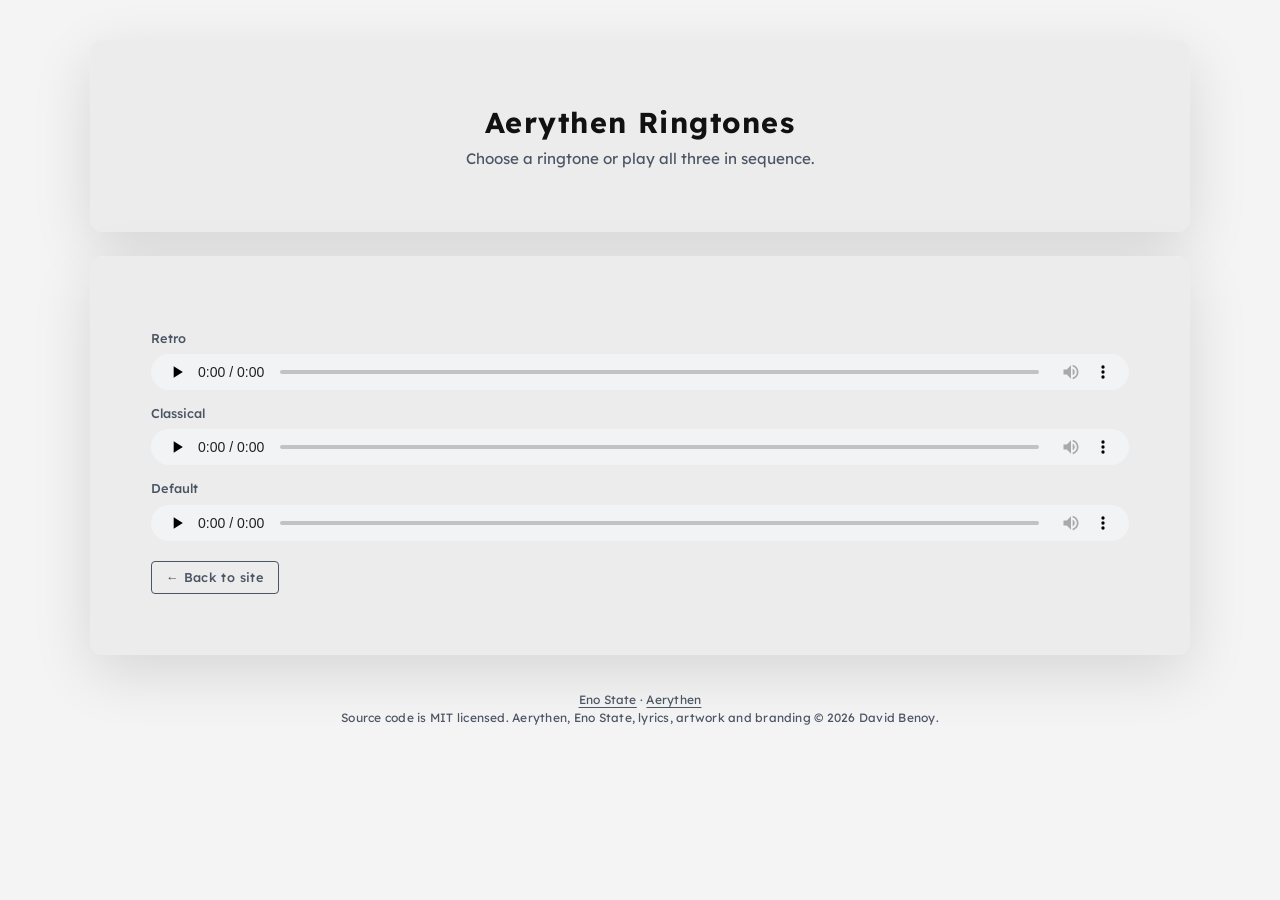
<file: docs/ringtones.html>
<!doctype html>
<html lang="en">
  <head>
    <meta charset="UTF-8" />
    <meta name="viewport" content="width=device-width, initial-scale=1.0" />
    <title>Aerythen Ringtones | Music & Games AI Labs</title>
    <link rel="stylesheet" href="styles.css" />
    <link rel="icon" href="favicon.svg" type="image/svg+xml" />
  </head>
  <body>
    <header class="container site-header">
      <h1>Aerythen Ringtones</h1>
      <p>
        Choose a ringtone or play all three in sequence.
      </p>
    </header>

    <main>
    <section class="container">
      <div class="audio-samples">
        <div class="audio-sample">
          <span class="audio-label">Retro</span>
          <audio controls preload="none" src="https://cdn.jsdelivr.net/gh/benwaar/music@main/rintones/aerythen-ringtone-retro.mp3"></audio>
        </div>
        <div class="audio-sample">
          <span class="audio-label">Classical</span>
          <audio controls preload="none" src="https://cdn.jsdelivr.net/gh/benwaar/music@main/rintones/aerythen-ringtone-classical.mp3"></audio>
        </div>
        <div class="audio-sample">
          <span class="audio-label">Default</span>
          <audio controls preload="none" src="https://cdn.jsdelivr.net/gh/benwaar/music@main/rintones/aerythen-ringtone.mp3"></audio>
        </div>
      </div>

      <div class="link-row link-row--spaced">
        <a href="index.html" class="link-secondary">&larr; Back to site</a>
      </div>
    </section>
    </main>

    <footer class="site-footer">
      <a href="https://linktr.ee/enostate" target="_blank" rel="noopener" title="Eno State — songs, sounds and synths"
        >Eno State</a
      >
      &middot;
      <a href="https://aerythen.com" target="_blank" rel="noopener" title="Aerythen — a Command Line Punk universe"
        >Aerythen</a
      >
      <br />
      Source code is MIT licensed. Aerythen, Eno State, lyrics, artwork and
      branding &copy; 2026 David Benoy.
    </footer>
  </body>
</html>
</file>
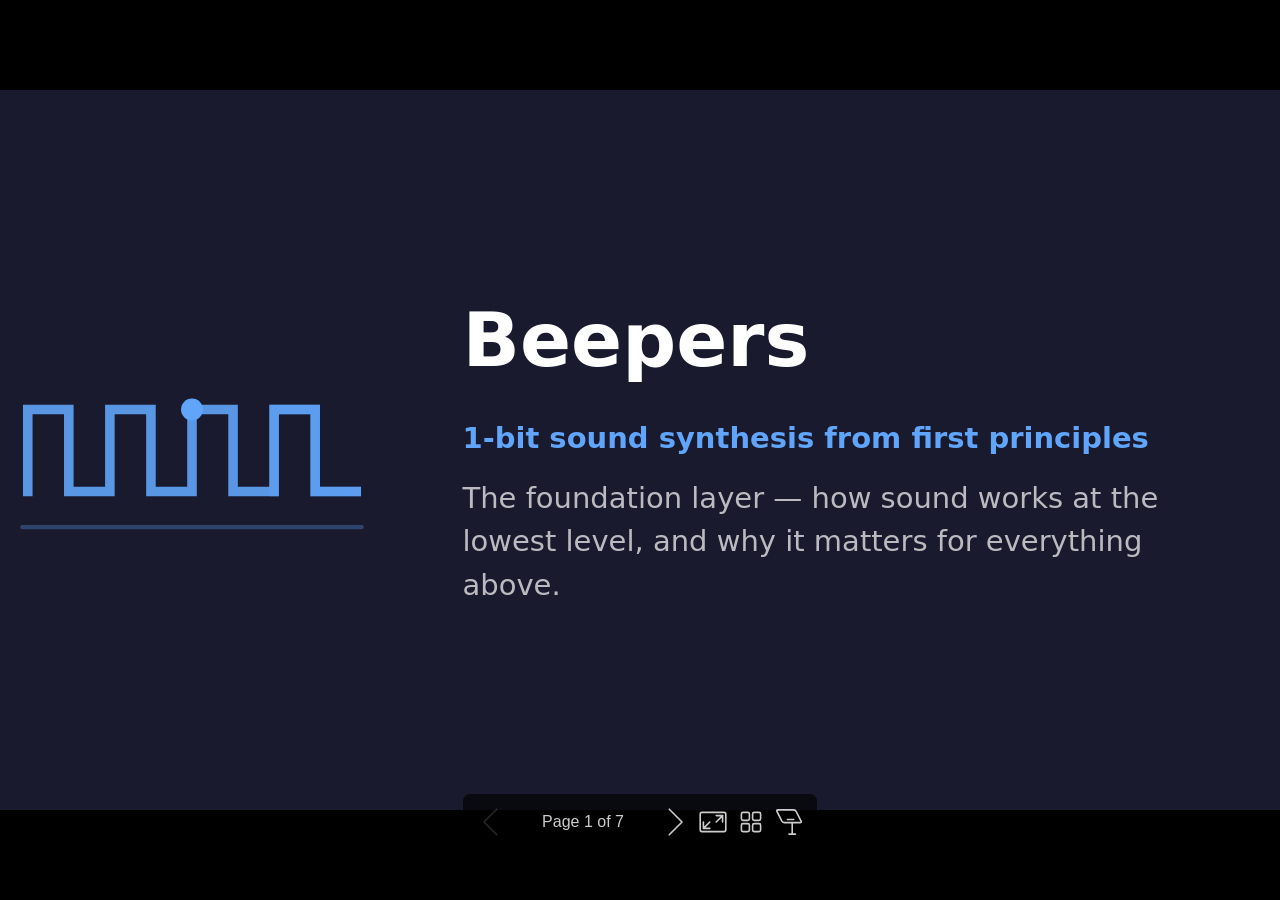
<file: beepers/docs/presentation.html>
<!DOCTYPE html><html lang="C"><head><title>Beepers</title><meta property="og:title" content="Beepers"><meta charset="UTF-8"><meta name="viewport" content="width=device-width,height=device-height,initial-scale=1.0"><meta name="apple-mobile-web-app-capable" content="yes"><meta http-equiv="X-UA-Compatible" content="ie=edge"><meta property="og:type" content="website"><meta name="twitter:card" content="summary"><style>@media screen{body[data-bespoke-view=""] .bespoke-marp-parent>.bespoke-marp-osc>button,body[data-bespoke-view=next] .bespoke-marp-parent>.bespoke-marp-osc>button,body[data-bespoke-view=overview] button.bespoke-marp-overview-close,body[data-bespoke-view=presenter] .bespoke-marp-presenter-container .bespoke-marp-presenter-info-container .bespoke-marp-presenter-info-page-area .bespoke-marp-presenter-info-page,body[data-bespoke-view=presenter] .bespoke-marp-presenter-container .bespoke-marp-presenter-info-container button,body[data-bespoke-view=presenter] .bespoke-marp-presenter-container .bespoke-marp-presenter-note-container button{appearance:none;background-color:initial;border:0;color:inherit;cursor:pointer;font-size:inherit;opacity:.8;outline:none;padding:0;transition:opacity .2s linear;-webkit-tap-highlight-color:transparent}body[data-bespoke-view=""] .bespoke-marp-parent>.bespoke-marp-osc>button:disabled,body[data-bespoke-view=next] .bespoke-marp-parent>.bespoke-marp-osc>button:disabled,body[data-bespoke-view=overview] button.bespoke-marp-overview-close:disabled,body[data-bespoke-view=presenter] .bespoke-marp-presenter-container .bespoke-marp-presenter-info-container .bespoke-marp-presenter-info-page-area .bespoke-marp-presenter-info-page:disabled,body[data-bespoke-view=presenter] .bespoke-marp-presenter-container .bespoke-marp-presenter-info-container button:disabled,body[data-bespoke-view=presenter] .bespoke-marp-presenter-container .bespoke-marp-presenter-note-container button:disabled{cursor:not-allowed;opacity:.15!important}body[data-bespoke-view=""] .bespoke-marp-parent>.bespoke-marp-osc>button:hover,body[data-bespoke-view=next] .bespoke-marp-parent>.bespoke-marp-osc>button:hover,body[data-bespoke-view=overview] button.bespoke-marp-overview-close:hover,body[data-bespoke-view=presenter] .bespoke-marp-presenter-container .bespoke-marp-presenter-info-container .bespoke-marp-presenter-info-page-area .bespoke-marp-presenter-info-page:hover,body[data-bespoke-view=presenter] .bespoke-marp-presenter-container .bespoke-marp-presenter-info-container button:hover,body[data-bespoke-view=presenter] .bespoke-marp-presenter-container .bespoke-marp-presenter-note-container button:hover{opacity:1}body[data-bespoke-view=""] .bespoke-marp-parent>.bespoke-marp-osc>button:hover:active,body[data-bespoke-view=next] .bespoke-marp-parent>.bespoke-marp-osc>button:hover:active,body[data-bespoke-view=overview] button.bespoke-marp-overview-close:hover:active,body[data-bespoke-view=presenter] .bespoke-marp-presenter-container .bespoke-marp-presenter-info-container .bespoke-marp-presenter-info-page-area .bespoke-marp-presenter-info-page:hover:active,body[data-bespoke-view=presenter] .bespoke-marp-presenter-container .bespoke-marp-presenter-info-container button:hover:active,body[data-bespoke-view=presenter] .bespoke-marp-presenter-container .bespoke-marp-presenter-note-container button:hover:active{opacity:.6}body[data-bespoke-view=""] .bespoke-marp-parent>.bespoke-marp-osc>button:hover:not(:disabled),body[data-bespoke-view=next] .bespoke-marp-parent>.bespoke-marp-osc>button:hover:not(:disabled),body[data-bespoke-view=overview] button.bespoke-marp-overview-close:hover:not(:disabled),body[data-bespoke-view=presenter] .bespoke-marp-presenter-container .bespoke-marp-presenter-info-container .bespoke-marp-presenter-info-page-area .bespoke-marp-presenter-info-page:hover:not(:disabled),body[data-bespoke-view=presenter] .bespoke-marp-presenter-container .bespoke-marp-presenter-info-container button:hover:not(:disabled),body[data-bespoke-view=presenter] .bespoke-marp-presenter-container .bespoke-marp-presenter-note-container button:hover:not(:disabled){transition:none}body[data-bespoke-view=""] .bespoke-marp-parent>.bespoke-marp-osc>button[data-bespoke-marp-osc=prev],body[data-bespoke-view=next] .bespoke-marp-parent>.bespoke-marp-osc>button[data-bespoke-marp-osc=prev],body[data-bespoke-view=presenter] .bespoke-marp-presenter-container .bespoke-marp-presenter-info-container button.bespoke-marp-presenter-info-page-prev{background:#0000 url("[data-uri]") no-repeat 50%;background-size:contain;overflow:hidden;text-indent:100%;white-space:nowrap}body[data-bespoke-view=""] .bespoke-marp-parent>.bespoke-marp-osc>button[data-bespoke-marp-osc=next],body[data-bespoke-view=next] .bespoke-marp-parent>.bespoke-marp-osc>button[data-bespoke-marp-osc=next],body[data-bespoke-view=presenter] .bespoke-marp-presenter-container .bespoke-marp-presenter-info-container button.bespoke-marp-presenter-info-page-next{background:#0000 url("[data-uri]") no-repeat 50%;background-size:contain;overflow:hidden;text-indent:100%;white-space:nowrap}:is(body[data-bespoke-view=""],body[data-bespoke-view=next]) .bespoke-marp-parent>.bespoke-marp-osc>button[data-bespoke-marp-osc=fullscreen]{background:#0000 url("[data-uri]") no-repeat 50%;background-size:contain;overflow:hidden;text-indent:100%;white-space:nowrap}:is(body[data-bespoke-view=""],body[data-bespoke-view=next]) .bespoke-marp-parent>.bespoke-marp-osc>button.exit[data-bespoke-marp-osc=fullscreen]{background-image:url("[data-uri]")}:is(body[data-bespoke-view=""],body[data-bespoke-view=next]) .bespoke-marp-parent>.bespoke-marp-osc>button[data-bespoke-marp-osc=presenter]{background:#0000 url("[data-uri]") no-repeat 50%;background-size:contain;overflow:hidden;text-indent:100%;white-space:nowrap}body[data-bespoke-view=overview] button.bespoke-marp-overview-close,body[data-bespoke-view=presenter] .bespoke-marp-presenter-container .bespoke-marp-presenter-note-container button.bespoke-marp-presenter-note-bigger{background:#0000 url("[data-uri]") no-repeat 50%;background-size:contain;overflow:hidden;text-indent:100%;white-space:nowrap}body[data-bespoke-view=presenter] .bespoke-marp-presenter-container .bespoke-marp-presenter-note-container button.bespoke-marp-presenter-note-smaller{background:#0000 url("[data-uri]") no-repeat 50%;background-size:contain;overflow:hidden;text-indent:100%;white-space:nowrap}:is(body[data-bespoke-view=""],body[data-bespoke-view=next]) .bespoke-marp-parent>.bespoke-marp-osc>button[data-bespoke-marp-osc=overview]{background:#0000 url("[data-uri]") no-repeat 50%;background-size:contain;overflow:hidden;text-indent:100%;white-space:nowrap}}@keyframes __bespoke_marp_transition_reduced_outgoing__{0%{opacity:1}to{opacity:0}}@keyframes __bespoke_marp_transition_reduced_incoming__{0%{mix-blend-mode:plus-lighter;opacity:0}to{mix-blend-mode:plus-lighter;opacity:1}}.bespoke-marp-note,.bespoke-marp-osc,.bespoke-progress-parent{display:none;transition:none}@media screen{::view-transition-group(*){animation-duration:var(--marp-bespoke-transition-animation-duration,.5s);animation-timing-function:ease}::view-transition-new(*),::view-transition-old(*){animation-delay:0s;animation-direction:var(--marp-bespoke-transition-animation-direction,normal);animation-duration:var(--marp-bespoke-transition-animation-duration,.5s);animation-fill-mode:both;animation-name:var(--marp-bespoke-transition-animation-name,var(--marp-bespoke-transition-animation-name-fallback,__bespoke_marp_transition_no_animation__));mix-blend-mode:normal}::view-transition-old(*){--marp-bespoke-transition-animation-name-fallback:__bespoke_marp_transition_reduced_outgoing__;animation-timing-function:ease}::view-transition-new(*){--marp-bespoke-transition-animation-name-fallback:__bespoke_marp_transition_reduced_incoming__;animation-timing-function:ease}::view-transition-new(root),::view-transition-old(root){animation-timing-function:linear}::view-transition-new(__bespoke_marp_transition_osc__),::view-transition-old(__bespoke_marp_transition_osc__){animation-duration:0s!important;animation-name:__bespoke_marp_transition_osc__!important}::view-transition-new(__bespoke_marp_transition_osc__){opacity:0!important}.bespoke-marp-transition-warming-up::view-transition-group(*),.bespoke-marp-transition-warming-up::view-transition-new(*),.bespoke-marp-transition-warming-up::view-transition-old(*){animation-play-state:paused!important}body,html{height:100%;margin:0}body{background:#000;overflow:hidden}svg.bespoke-marp-slide{content-visibility:hidden;interactivity:inert;opacity:0;pointer-events:none;z-index:-1}svg.bespoke-marp-slide:not(.bespoke-marp-active) *{view-transition-name:none!important}svg.bespoke-marp-slide.bespoke-marp-active{content-visibility:visible;interactivity:auto;opacity:1;pointer-events:auto;z-index:0}svg.bespoke-marp-slide.bespoke-marp-active.bespoke-marp-active-ready *{animation-name:__bespoke_marp__!important}@supports not (content-visibility:hidden){svg.bespoke-marp-slide[data-bespoke-marp-load=hideable]{display:none}svg.bespoke-marp-slide[data-bespoke-marp-load=hideable].bespoke-marp-active{display:block}}}@media screen and (prefers-reduced-motion:reduce){svg.bespoke-marp-slide *{view-transition-name:none!important}}@media screen{[data-bespoke-marp-fragment=inactive]{visibility:hidden}:is(body[data-bespoke-view=""],body[data-bespoke-view=next]) .bespoke-marp-parent{inset:0;position:absolute}:is(body[data-bespoke-view=""],body[data-bespoke-view=next]) .bespoke-marp-parent>.bespoke-marp-osc{background:#000000a6;border-radius:7px;bottom:50px;color:#fff;contain:paint;display:block;font-family:Helvetica,Arial,sans-serif;font-size:16px;left:50%;line-height:0;opacity:1;padding:12px;position:absolute;touch-action:manipulation;transform:translateX(-50%);transition:opacity .2s linear;-webkit-user-select:none;user-select:none;view-transition-name:__bespoke_marp_transition_osc__;white-space:nowrap;will-change:transform;z-index:1}:is(body[data-bespoke-view=""],body[data-bespoke-view=next]) .bespoke-marp-parent>.bespoke-marp-osc>:where(*){margin-left:6px}:is(body[data-bespoke-view=""],body[data-bespoke-view=next]) .bespoke-marp-parent>.bespoke-marp-osc>:where(*):where(:first-child){margin-left:0}:is(body[data-bespoke-view=""],body[data-bespoke-view=next]) .bespoke-marp-parent>.bespoke-marp-osc>span{opacity:.8}:is(body[data-bespoke-view=""],body[data-bespoke-view=next]) .bespoke-marp-parent>.bespoke-marp-osc>span[data-bespoke-marp-osc=page]{display:inline-block;min-width:140px;text-align:center}:is(body[data-bespoke-view=""],body[data-bespoke-view=next]) .bespoke-marp-parent>.bespoke-marp-osc>button[data-bespoke-marp-osc=fullscreen],:is(body[data-bespoke-view=""],body[data-bespoke-view=next]) .bespoke-marp-parent>.bespoke-marp-osc>button[data-bespoke-marp-osc=next],:is(body[data-bespoke-view=""],body[data-bespoke-view=next]) .bespoke-marp-parent>.bespoke-marp-osc>button[data-bespoke-marp-osc=overview],:is(body[data-bespoke-view=""],body[data-bespoke-view=next]) .bespoke-marp-parent>.bespoke-marp-osc>button[data-bespoke-marp-osc=presenter],:is(body[data-bespoke-view=""],body[data-bespoke-view=next]) .bespoke-marp-parent>.bespoke-marp-osc>button[data-bespoke-marp-osc=prev]{height:32px;line-height:32px;width:32px}:is(body[data-bespoke-view=""],body[data-bespoke-view=next]) .bespoke-marp-parent.bespoke-marp-inactive{cursor:none}:is(body[data-bespoke-view=""],body[data-bespoke-view=next]) .bespoke-marp-parent.bespoke-marp-inactive>.bespoke-marp-osc{opacity:0;pointer-events:none}:is(body[data-bespoke-view=""],body[data-bespoke-view=next]) svg.bespoke-marp-slide{height:100%;left:0;position:absolute;top:0;width:100%}body[data-bespoke-view=""] .bespoke-progress-parent{background:#222;display:flex;height:5px;width:100%}body[data-bespoke-view=""] .bespoke-progress-parent+:where(.bespoke-marp-parent){top:5px}body[data-bespoke-view=""] .bespoke-progress-parent .bespoke-progress-bar{background:#0288d1;flex:0 0 0;transition:flex-basis .2s cubic-bezier(0,1,1,1)}body[data-bespoke-view=next]{background:#0000}body[data-bespoke-view=presenter]{background:#161616}body[data-bespoke-view=presenter] .bespoke-marp-presenter-container{display:grid;font-family:Helvetica,Arial,sans-serif;grid-template:"current dragbar next" minmax(140px,1fr) "current dragbar note" 2fr "info    dragbar note" 3em;grid-template-columns:minmax(3px,var(--bespoke-marp-presenter-split-ratio,66%)) 0 minmax(3px,1fr);height:100%;left:0;position:absolute;top:0;width:100%}body[data-bespoke-view=presenter] .bespoke-marp-presenter-container :where(.bespoke-marp-parent){grid-area:current;overflow:hidden;position:relative}body[data-bespoke-view=presenter] .bespoke-marp-presenter-container :where(.bespoke-marp-parent) :where(svg.bespoke-marp-slide){height:calc(100% - 40px);left:20px;pointer-events:none;position:absolute;top:20px;-webkit-user-select:none;user-select:none;width:calc(100% - 40px)}body[data-bespoke-view=presenter] .bespoke-marp-presenter-container :where(.bespoke-marp-parent) :where(svg.bespoke-marp-slide).bespoke-marp-active{filter:drop-shadow(0 3px 10px rgba(0,0,0,.5))}body[data-bespoke-view=presenter] .bespoke-marp-presenter-container .bespoke-marp-presenter-dragbar-container{background:#0288d1;cursor:col-resize;grid-area:dragbar;margin-left:-3px;opacity:0;position:relative;transition:opacity .4s linear .1s;width:6px;z-index:10}body[data-bespoke-view=presenter] .bespoke-marp-presenter-container .bespoke-marp-presenter-dragbar-container:hover{opacity:1}body[data-bespoke-view=presenter] .bespoke-marp-presenter-container .bespoke-marp-presenter-dragbar-container.active{opacity:1;transition-delay:0s}body[data-bespoke-view=presenter] .bespoke-marp-presenter-container .bespoke-marp-presenter-next-container{background:#222;cursor:pointer;display:none;grid-area:next;overflow:hidden;position:relative}body[data-bespoke-view=presenter] .bespoke-marp-presenter-container .bespoke-marp-presenter-next-container.active{display:block}body[data-bespoke-view=presenter] .bespoke-marp-presenter-container .bespoke-marp-presenter-next-container iframe.bespoke-marp-presenter-next{background:#0000;border:0;display:block;filter:drop-shadow(0 3px 10px rgba(0,0,0,.5));height:calc(100% - 40px);left:20px;pointer-events:none;position:absolute;interactivity:inert;top:20px;-webkit-user-select:none;user-select:none;width:calc(100% - 40px)}body[data-bespoke-view=presenter] .bespoke-marp-presenter-container .bespoke-marp-presenter-note-container{background:#222;color:#eee;grid-area:note;position:relative;z-index:1}body[data-bespoke-view=presenter] .bespoke-marp-presenter-container .bespoke-marp-presenter-note-container button{height:1.5em;line-height:1.5em;width:1.5em}body[data-bespoke-view=presenter] .bespoke-marp-presenter-container .bespoke-marp-presenter-note-container .bespoke-marp-presenter-note-wrapper{display:block;inset:0;position:absolute}body[data-bespoke-view=presenter] .bespoke-marp-presenter-container .bespoke-marp-presenter-note-container .bespoke-marp-presenter-note-buttons{background:#000000a6;border-radius:4px;bottom:0;display:flex;gap:4px;margin:12px;opacity:0;padding:6px;pointer-events:none;position:absolute;right:0;transition:opacity .2s linear}body[data-bespoke-view=presenter] .bespoke-marp-presenter-container .bespoke-marp-presenter-note-container .bespoke-marp-presenter-note-buttons:focus-within,body[data-bespoke-view=presenter] .bespoke-marp-presenter-container .bespoke-marp-presenter-note-container .bespoke-marp-presenter-note-wrapper:focus-within+.bespoke-marp-presenter-note-buttons,body[data-bespoke-view=presenter] .bespoke-marp-presenter-container .bespoke-marp-presenter-note-container:hover .bespoke-marp-presenter-note-buttons{opacity:1;pointer-events:auto}body[data-bespoke-view=presenter] .bespoke-marp-presenter-container .bespoke-marp-presenter-note-container .bespoke-marp-note{box-sizing:border-box;font-size:calc(1.1em*var(--bespoke-marp-note-font-scale, 1));height:calc(100% - 40px);margin:20px;overflow:auto;padding-right:3px;white-space:pre-wrap;width:calc(100% - 40px);word-wrap:break-word;scrollbar-color:#eeeeee80 #0000;scrollbar-width:thin}body[data-bespoke-view=presenter] .bespoke-marp-presenter-container .bespoke-marp-presenter-note-container .bespoke-marp-note::-webkit-scrollbar{width:6px}body[data-bespoke-view=presenter] .bespoke-marp-presenter-container .bespoke-marp-presenter-note-container .bespoke-marp-note::-webkit-scrollbar-track{background:#0000}body[data-bespoke-view=presenter] .bespoke-marp-presenter-container .bespoke-marp-presenter-note-container .bespoke-marp-note::-webkit-scrollbar-thumb{background:#eeeeee80;border-radius:6px}body[data-bespoke-view=presenter] .bespoke-marp-presenter-container .bespoke-marp-presenter-note-container .bespoke-marp-note:empty{pointer-events:none}body[data-bespoke-view=presenter] .bespoke-marp-presenter-container .bespoke-marp-presenter-note-container .bespoke-marp-note.active{display:block}body[data-bespoke-view=presenter] .bespoke-marp-presenter-container .bespoke-marp-presenter-note-container .bespoke-marp-note p:first-child{margin-top:0}body[data-bespoke-view=presenter] .bespoke-marp-presenter-container .bespoke-marp-presenter-note-container .bespoke-marp-note p:last-child{margin-bottom:0}body[data-bespoke-view=presenter] .bespoke-marp-presenter-container .bespoke-marp-presenter-info-container{align-items:center;box-sizing:border-box;color:#eee;display:flex;flex-wrap:nowrap;grid-area:info;justify-content:center;overflow:hidden;padding:0 10px}body[data-bespoke-view=presenter] .bespoke-marp-presenter-container .bespoke-marp-presenter-info-container :is(.bespoke-marp-presenter-info-page-area,.bespoke-marp-presenter-info-time,.bespoke-marp-presenter-info-timer){box-sizing:border-box;display:block;padding:0 10px;white-space:nowrap;width:100%}body[data-bespoke-view=presenter] .bespoke-marp-presenter-container .bespoke-marp-presenter-info-container button{height:1.5em;line-height:1.5em;width:1.5em}body[data-bespoke-view=presenter] .bespoke-marp-presenter-container .bespoke-marp-presenter-info-container .bespoke-marp-presenter-info-page-area{order:2;text-align:center}body[data-bespoke-view=presenter] .bespoke-marp-presenter-container .bespoke-marp-presenter-info-container .bespoke-marp-presenter-info-page-area .bespoke-marp-presenter-info-page{display:inline-block;min-width:120px;text-align:center}body[data-bespoke-view=presenter] .bespoke-marp-presenter-container .bespoke-marp-presenter-info-container .bespoke-marp-presenter-info-time{color:#999;order:1;text-align:left}body[data-bespoke-view=presenter] .bespoke-marp-presenter-container .bespoke-marp-presenter-info-container .bespoke-marp-presenter-info-timer{color:#999;order:3;text-align:right}body[data-bespoke-view=presenter] .bespoke-marp-presenter-container .bespoke-marp-presenter-info-container .bespoke-marp-presenter-info-timer:hover{cursor:pointer}body[data-bespoke-view=overview]{background:#161616;overflow:auto}body[data-bespoke-view=overview] [data-bespoke-marp-fragment=inactive]{visibility:visible}body[data-bespoke-view=overview] .bespoke-marp-overview-header{backdrop-filter:blur(4px);background:#222222d9;box-shadow:0 3px 10px #00000080;box-sizing:border-box;display:flex;height:48px;inset:0 0 auto;justify-content:flex-end;padding:10px;position:fixed;z-index:1}body[data-bespoke-view=overview] button.bespoke-marp-overview-close{height:28px;line-height:28px;transform:rotate(45deg);width:28px}body[data-bespoke-view=overview] .bespoke-marp-parent{display:grid;gap:40px;grid-template-columns:repeat(auto-fit,minmax(0,240px));justify-content:space-around;padding:30px}body[data-bespoke-view=overview] .bespoke-marp-parent svg.bespoke-marp-slide{--bov-selected:#0000;--bov-focus:#161616;--bov-focus-outline:#0000;background-image:conic-gradient(#161616 0 0),conic-gradient(var(--bov-focus) 0 0),conic-gradient(var(--bov-focus-outline) 0 0),conic-gradient(var(--bov-selected) 0 0);background-position:5px 5px,3px 3px,2px 2px,0 0;background-repeat:no-repeat;background-size:calc(100% - 10px) calc(100% - 10px),calc(100% - 6px) calc(100% - 6px),calc(100% - 4px) calc(100% - 4px),100% 100%;content-visibility:visible;cursor:pointer;filter:drop-shadow(0 3px 10px rgba(0,0,0,.5));margin:-6px;padding:6px;interactivity:auto;opacity:1;outline:0;pointer-events:auto;scroll-margin-block:30px;width:100%;z-index:0}body[data-bespoke-view=overview] .bespoke-marp-parent svg.bespoke-marp-slide *,body[data-bespoke-view=overview] .bespoke-marp-parent svg.bespoke-marp-slide.bespoke-marp-active *{pointer-events:none;interactivity:inert}body[data-bespoke-view=overview] .bespoke-marp-parent :is(svg.bespoke-marp-slide:active,svg.bespoke-marp-slide:focus-visible,svg.bespoke-marp-slide:hover){--bov-focus-outline:#161616}body[data-bespoke-view=overview] .bespoke-marp-parent svg.bespoke-marp-slide:focus-visible,body[data-bespoke-view=overview] .bespoke-marp-parent svg.bespoke-marp-slide:hover{--bov-focus:#999}body[data-bespoke-view=overview] .bespoke-marp-parent svg.bespoke-marp-slide:active{--bov-focus:#eee}body[data-bespoke-view=overview] .bespoke-marp-parent svg.bespoke-marp-slide.bespoke-marp-active{--bov-selected:#0288d1}body[data-bespoke-view=overview]:has(.bespoke-marp-overview-header) .bespoke-marp-parent{padding-top:78px}body[data-bespoke-view=overview]:has(.bespoke-marp-overview-header) .bespoke-marp-parent svg.bespoke-marp-slide{scroll-margin-top:78px}.bespoke-marp-overview{background:#000000a6;inset:0;opacity:0;pointer-events:none;position:fixed;transition:opacity .1s ease;z-index:10}.bespoke-marp-overview iframe{background:#222;border:0;display:block;height:100%;left:0;position:absolute;top:0;width:100%}.bespoke-marp-overview[data-open="1"]{opacity:1;pointer-events:auto}}@media print{.bespoke-marp-overview,.bespoke-marp-presenter-info-container,.bespoke-marp-presenter-next-container,.bespoke-marp-presenter-note-container{display:none}}</style><style>div#\:\$p > svg > foreignObject > section{width:1280px;height:720px;box-sizing:border-box;overflow:hidden;position:relative;scroll-snap-align:center center;-webkit-text-size-adjust:100%;text-size-adjust:100%}div#\:\$p > svg > foreignObject > section::after{bottom:0;content:attr(data-marpit-pagination);padding:inherit;pointer-events:none;position:absolute;right:0}div#\:\$p > svg > foreignObject > section:not([data-marpit-pagination])::after{display:none}div#\:\$p > svg > foreignObject > section :where(:is(h1, marp-h1)){font-size:2em;margin-block:0.67em}div#\:\$p > svg > foreignObject > section section:where(:is(h1, marp-h1)){--marpit-root-font-size: 2em}div#\:\$p > svg > foreignObject > section video::-webkit-media-controls{will-change:transform}@page {size:1280px 720px;margin:0}@media print{html, body{background-color:#fff;margin:0;page-break-inside:avoid;break-inside:avoid-page}div#\:\$p > svg > foreignObject > section{page-break-before:always;break-before:page}div#\:\$p > svg > foreignObject > section, div#\:\$p > svg > foreignObject > section *{-webkit-print-color-adjust:exact!important;animation-delay:0s!important;animation-duration:0s!important;color-adjust:exact!important;print-color-adjust:exact!important;transition:none!important}div#\:\$p > svg[data-marpit-svg]{display:block;height:100vh;width:100vw}}div#\:\$p > svg > foreignObject > :where(section){container-type:size}div#\:\$p > svg > foreignObject > section img[data-marp-twemoji]{background:transparent;height:1em;margin:0 .05em 0 .1em;vertical-align:-.1em;width:1em}div#\:\$p > svg > foreignObject > section{--fgColor-danger:light-dark(#d1242f, #f85149);--bgColor-attention-muted:light-dark(#fff8c5, #bb800926);--bgColor-muted:light-dark(#f6f8fa, #151b23);--bgColor-neutral-muted:light-dark(#818b981f, #656c7633);--borderColor-accent-emphasis:light-dark(#0969da, #1f6feb);--borderColor-attention-emphasis:light-dark(#9a6700, #9e6a03);--borderColor-danger-emphasis:light-dark(#cf222e, #da3633);--borderColor-default:light-dark(#d1d9e0, #3d444d);--borderColor-done-emphasis:light-dark(#8250df, #8957e5);--borderColor-success-emphasis:light-dark(#1a7f37, #238636);--color-prettylights-syntax-brackethighlighter-angle:light-dark(#59636e, #9198a1);--color-prettylights-syntax-brackethighlighter-unmatched:light-dark(#82071e, #f85149);--color-prettylights-syntax-carriage-return-bg:light-dark(#cf222e, #b62324);--color-prettylights-syntax-carriage-return-text:light-dark(#f6f8fa, #f0f6fc);--color-prettylights-syntax-comment:light-dark(#59636e, #9198a1);--color-prettylights-syntax-constant:light-dark(#0550ae, #79c0ff);--color-prettylights-syntax-constant-other-reference-link:light-dark(#0a3069, #a5d6ff);--color-prettylights-syntax-entity:light-dark(#6639ba, #d2a8ff);--color-prettylights-syntax-entity-tag:light-dark(#0550ae, #7ee787);--color-prettylights-syntax-invalid-illegal-text:light-dark(var(--fgColor-danger), var(--fgColor-danger));--color-prettylights-syntax-keyword:light-dark(#cf222e, #ff7b72);--color-prettylights-syntax-markup-changed-bg:light-dark(#ffd8b5, #5a1e02);--color-prettylights-syntax-markup-changed-text:light-dark(#953800, #ffdfb6);--color-prettylights-syntax-markup-deleted-bg:light-dark(#ffebe9, #67060c);--color-prettylights-syntax-markup-deleted-text:light-dark(#82071e, #ffdcd7);--color-prettylights-syntax-markup-heading:light-dark(#0550ae, #1f6feb);--color-prettylights-syntax-markup-ignored-bg:light-dark(#0550ae, #1158c7);--color-prettylights-syntax-markup-ignored-text:light-dark(#d1d9e0, #f0f6fc);--color-prettylights-syntax-markup-inserted-bg:light-dark(#dafbe1, #033a16);--color-prettylights-syntax-markup-inserted-text:light-dark(#116329, #aff5b4);--color-prettylights-syntax-markup-list:light-dark(#3b2300, #f2cc60);--color-prettylights-syntax-meta-diff-range:light-dark(#8250df, #d2a8ff);--color-prettylights-syntax-string:light-dark(#0a3069, #a5d6ff);--color-prettylights-syntax-string-regexp:light-dark(#116329, #7ee787);--color-prettylights-syntax-sublimelinter-gutter-mark:light-dark(#818b98, #3d444d);--color-prettylights-syntax-variable:light-dark(#953800, #ffa657);--fgColor-accent:light-dark(#0969da, #4493f8);--fgColor-attention:light-dark(#9a6700, #d29922);--fgColor-done:light-dark(#8250df, #ab7df8);--fgColor-muted:light-dark(#59636e, #9198a1);--fgColor-success:light-dark(#1a7f37, #3fb950);--bgColor-default:light-dark(#fff, #0d1117);--borderColor-muted:light-dark(#d1d9e0b3, #3d444db3);--color-prettylights-syntax-invalid-illegal-bg:light-dark(var(--bgColor-danger-muted), var(--bgColor-danger-muted));--color-prettylights-syntax-markup-bold:light-dark(#1f2328, #f0f6fc);--color-prettylights-syntax-markup-italic:light-dark(#1f2328, #f0f6fc);--color-prettylights-syntax-storage-modifier-import:light-dark(#1f2328, #f0f6fc);--fgColor-default:light-dark(#1f2328, #f0f6fc);--focus-outlineColor:light-dark(var(--borderColor-accent-emphasis), var(--borderColor-accent-emphasis));--borderColor-neutral-muted:light-dark(var(--borderColor-muted), var(--borderColor-muted));--base-size-16:calc(var(--marpit-root-font-size, 1rem) * 1);--base-size-24:calc(var(--marpit-root-font-size, 1rem) * 1.5);--base-size-4:calc(var(--marpit-root-font-size, 1rem) * 0.25);--base-size-40:calc(var(--marpit-root-font-size, 1rem) * 2.5);--base-size-8:calc(var(--marpit-root-font-size, 1rem) * 0.5);--base-text-weight-medium:500;--base-text-weight-normal:400;--base-text-weight-semibold:600;--fontStack-monospace:ui-monospace, SFMono-Regular, SF Mono, Menlo, Consolas, Liberation Mono, monospace;--fontStack-sansSerif:-apple-system, BlinkMacSystemFont, "Segoe UI", "Noto Sans", Helvetica, Arial, sans-serif, "Apple Color Emoji", "Segoe UI Emoji";}/*!
 * Marp default theme.
 *
 * @theme default
 * @author Yuki Hattori
 *
 * @auto-scaling true
 * @size 16:9 1280px 720px
 * @size 4:3 960px 720px
 */div#\:\$p > svg > foreignObject > section [data-theme=light],div#\:\$p > svg > foreignObject > section{color-scheme:light}div#\:\$p > svg > foreignObject > section [data-theme=dark],div#\:\$p > svg > foreignObject > section:where(.invert){color-scheme:dark}div#\:\$p > svg > foreignObject > section{-ms-text-size-adjust:100%;-webkit-text-size-adjust:100%;margin:0;font-weight:var(--base-text-weight-normal, 400);color:var(--fgColor-default);background-color:var(--bgColor-default);font-family:var(--fontStack-sansSerif, -apple-system, BlinkMacSystemFont, "Segoe UI", "Noto Sans", Helvetica, Arial, sans-serif, "Apple Color Emoji", "Segoe UI Emoji");font-size:16px;line-height:1.5;word-wrap:break-word}div#\:\$p > svg > foreignObject > section{--marpit-root-font-size:16px}div#\:\$p > svg > foreignObject > section a{text-decoration:underline;text-underline-offset:calc(var(--marpit-root-font-size, 1rem) * .2)}div#\:\$p > svg > foreignObject > section :is(h1, marp-h1):hover .anchor .octicon-link:before,div#\:\$p > svg > foreignObject > section :is(h2, marp-h2):hover .anchor .octicon-link:before,div#\:\$p > svg > foreignObject > section :is(h3, marp-h3):hover .anchor .octicon-link:before,div#\:\$p > svg > foreignObject > section :is(h4, marp-h4):hover .anchor .octicon-link:before,div#\:\$p > svg > foreignObject > section :is(h5, marp-h5):hover .anchor .octicon-link:before,div#\:\$p > svg > foreignObject > section :is(h6, marp-h6):hover .anchor .octicon-link:before{width:16px;height:16px;content:" ";display:inline-block;background-color:currentColor;-webkit-mask-image:url('data:image/svg+xml;charset=utf-8,<svg xmlns="http://www.w3.org/2000/svg" aria-hidden="true" viewBox="0 0 16 16"><path fill-rule="evenodd" d="M7.775 3.275a.75.75 0 0 0 1.06 1.06l1.25-1.25a2 2 0 1 1 2.83 2.83l-2.5 2.5a2 2 0 0 1-2.83 0 .75.75 0 0 0-1.06 1.06 3.5 3.5 0 0 0 4.95 0l2.5-2.5a3.5 3.5 0 0 0-4.95-4.95zm-4.69 9.64a2 2 0 0 1 0-2.83l2.5-2.5a2 2 0 0 1 2.83 0 .75.75 0 0 0 1.06-1.06 3.5 3.5 0 0 0-4.95 0l-2.5 2.5a3.5 3.5 0 0 0 4.95 4.95l1.25-1.25a.75.75 0 0 0-1.06-1.06l-1.25 1.25a2 2 0 0 1-2.83 0"/></svg>');mask-image:url('data:image/svg+xml;charset=utf-8,<svg xmlns="http://www.w3.org/2000/svg" aria-hidden="true" viewBox="0 0 16 16"><path fill-rule="evenodd" d="M7.775 3.275a.75.75 0 0 0 1.06 1.06l1.25-1.25a2 2 0 1 1 2.83 2.83l-2.5 2.5a2 2 0 0 1-2.83 0 .75.75 0 0 0-1.06 1.06 3.5 3.5 0 0 0 4.95 0l2.5-2.5a3.5 3.5 0 0 0-4.95-4.95zm-4.69 9.64a2 2 0 0 1 0-2.83l2.5-2.5a2 2 0 0 1 2.83 0 .75.75 0 0 0 1.06-1.06 3.5 3.5 0 0 0-4.95 0l-2.5 2.5a3.5 3.5 0 0 0 4.95 4.95l1.25-1.25a.75.75 0 0 0-1.06-1.06l-1.25 1.25a2 2 0 0 1-2.83 0"/></svg>')}div#\:\$p > svg > foreignObject > section details,div#\:\$p > svg > foreignObject > section figcaption,div#\:\$p > svg > foreignObject > section figure{display:block}div#\:\$p > svg > foreignObject > section summary{display:list-item}div#\:\$p > svg > foreignObject > section [hidden]{display:none!important}div#\:\$p > svg > foreignObject > section a{background-color:transparent;color:var(--fgColor-accent);text-decoration:none}div#\:\$p > svg > foreignObject > section abbr[title]{border-bottom:none;-webkit-text-decoration:underline dotted;text-decoration:underline dotted}div#\:\$p > svg > foreignObject > section b,div#\:\$p > svg > foreignObject > section strong{font-weight:var(--base-text-weight-semibold, 600)}div#\:\$p > svg > foreignObject > section dfn{font-style:italic}div#\:\$p > svg > foreignObject > section :is(h1, marp-h1){margin:.67em 0;font-weight:var(--base-text-weight-semibold, 600);padding-bottom:.3em;font-size:2em;border-bottom:1px solid var(--borderColor-muted)}div#\:\$p > svg > foreignObject > section mark{background-color:var(--bgColor-attention-muted);color:var(--fgColor-default)}div#\:\$p > svg > foreignObject > section small{font-size:90%}div#\:\$p > svg > foreignObject > section sub,div#\:\$p > svg > foreignObject > section sup{font-size:75%;line-height:0;position:relative;vertical-align:baseline}div#\:\$p > svg > foreignObject > section sub{bottom:-.25em}div#\:\$p > svg > foreignObject > section sup{top:-.5em}div#\:\$p > svg > foreignObject > section img{border-style:none;max-width:100%;box-sizing:content-box}div#\:\$p > svg > foreignObject > section code,div#\:\$p > svg > foreignObject > section kbd,div#\:\$p > svg > foreignObject > section :is(pre, marp-pre),div#\:\$p > svg > foreignObject > section samp{font-family:monospace;font-size:1em}div#\:\$p > svg > foreignObject > section figure{margin:1em var(--base-size-40)}div#\:\$p > svg > foreignObject > section hr{box-sizing:content-box;overflow:hidden;background:transparent;height:.25em;padding:0;margin:var(--base-size-24) 0;background-color:var(--borderColor-default);border:0}div#\:\$p > svg > foreignObject > section input{font:inherit;margin:0;overflow:visible;font-family:inherit;font-size:inherit;line-height:inherit}div#\:\$p > svg > foreignObject > section [type=button],div#\:\$p > svg > foreignObject > section [type=reset],div#\:\$p > svg > foreignObject > section [type=submit]{-webkit-appearance:button;-moz-appearance:button;appearance:button}div#\:\$p > svg > foreignObject > section [type=checkbox],div#\:\$p > svg > foreignObject > section [type=radio]{box-sizing:border-box;padding:0}div#\:\$p > svg > foreignObject > section [type=number]::-webkit-inner-spin-button,div#\:\$p > svg > foreignObject > section [type=number]::-webkit-outer-spin-button{height:auto}div#\:\$p > svg > foreignObject > section [type=search]::-webkit-search-cancel-button,div#\:\$p > svg > foreignObject > section [type=search]::-webkit-search-decoration{-webkit-appearance:none;appearance:none}div#\:\$p > svg > foreignObject > section ::-webkit-input-placeholder{color:inherit;opacity:.54}div#\:\$p > svg > foreignObject > section ::-webkit-file-upload-button{-webkit-appearance:button;appearance:button;font:inherit}div#\:\$p > svg > foreignObject > section a:hover{text-decoration:underline}div#\:\$p > svg > foreignObject > section ::-moz-placeholder{color:var(--fgColor-muted);opacity:1}div#\:\$p > svg > foreignObject > section ::placeholder{color:var(--fgColor-muted);opacity:1}div#\:\$p > svg > foreignObject > section hr:after,div#\:\$p > svg > foreignObject > section hr:before{display:table;content:""}div#\:\$p > svg > foreignObject > section hr:after{clear:both}div#\:\$p > svg > foreignObject > section table{border-spacing:0;border-collapse:collapse;display:block;width:-moz-max-content;width:max-content;max-width:100%;overflow:auto;font-variant:tabular-nums}div#\:\$p > svg > foreignObject > section td,div#\:\$p > svg > foreignObject > section th{padding:0}div#\:\$p > svg > foreignObject > section details summary{cursor:pointer}div#\:\$p > svg > foreignObject > section [role=button]:focus,div#\:\$p > svg > foreignObject > section a:focus,div#\:\$p > svg > foreignObject > section input[type=checkbox]:focus,div#\:\$p > svg > foreignObject > section input[type=radio]:focus{outline:2px solid var(--focus-outlineColor);outline-offset:-2px;box-shadow:none}div#\:\$p > svg > foreignObject > section [role=button]:focus:not(:focus-visible),div#\:\$p > svg > foreignObject > section a:focus:not(:focus-visible),div#\:\$p > svg > foreignObject > section input[type=checkbox]:focus:not(:focus-visible),div#\:\$p > svg > foreignObject > section input[type=radio]:focus:not(:focus-visible){outline:1px solid transparent}div#\:\$p > svg > foreignObject > section [role=button]:focus-visible,div#\:\$p > svg > foreignObject > section a:focus-visible,div#\:\$p > svg > foreignObject > section input[type=checkbox]:focus-visible,div#\:\$p > svg > foreignObject > section input[type=radio]:focus-visible{outline:2px solid var(--focus-outlineColor);outline-offset:-2px;box-shadow:none}div#\:\$p > svg > foreignObject > section a:not([class]):focus,div#\:\$p > svg > foreignObject > section a:not([class]):focus-visible,div#\:\$p > svg > foreignObject > section input[type=checkbox]:focus,div#\:\$p > svg > foreignObject > section input[type=checkbox]:focus-visible,div#\:\$p > svg > foreignObject > section input[type=radio]:focus,div#\:\$p > svg > foreignObject > section input[type=radio]:focus-visible{outline-offset:0}div#\:\$p > svg > foreignObject > section kbd{display:inline-block;padding:var(--base-size-4);font:11px var(--fontStack-monospace, ui-monospace, SFMono-Regular, SF Mono, Menlo, Consolas, Liberation Mono, monospace);line-height:10px;color:var(--fgColor-default);vertical-align:middle;background-color:var(--bgColor-muted);border-bottom-color:var(--borderColor-neutral-muted);border:1px solid var(--borderColor-neutral-muted);border-radius:6px;box-shadow:inset 0 -1px 0 var(--borderColor-neutral-muted)}div#\:\$p > svg > foreignObject > section :is(h1, marp-h1),div#\:\$p > svg > foreignObject > section :is(h2, marp-h2),div#\:\$p > svg > foreignObject > section :is(h3, marp-h3),div#\:\$p > svg > foreignObject > section :is(h4, marp-h4),div#\:\$p > svg > foreignObject > section :is(h5, marp-h5),div#\:\$p > svg > foreignObject > section :is(h6, marp-h6){margin-top:var(--base-size-24);margin-bottom:var(--base-size-16);font-weight:var(--base-text-weight-semibold, 600);line-height:1.25}div#\:\$p > svg > foreignObject > section :is(h2, marp-h2){padding-bottom:.3em;font-size:1.5em;border-bottom:1px solid var(--borderColor-muted)}div#\:\$p > svg > foreignObject > section :is(h2, marp-h2),div#\:\$p > svg > foreignObject > section :is(h3, marp-h3){font-weight:var(--base-text-weight-semibold, 600)}div#\:\$p > svg > foreignObject > section :is(h3, marp-h3){font-size:1.25em}div#\:\$p > svg > foreignObject > section :is(h4, marp-h4){font-size:1em}div#\:\$p > svg > foreignObject > section :is(h4, marp-h4),div#\:\$p > svg > foreignObject > section :is(h5, marp-h5){font-weight:var(--base-text-weight-semibold, 600)}div#\:\$p > svg > foreignObject > section :is(h5, marp-h5){font-size:.875em}div#\:\$p > svg > foreignObject > section :is(h6, marp-h6){font-weight:var(--base-text-weight-semibold, 600);font-size:.85em;color:var(--fgColor-muted)}div#\:\$p > svg > foreignObject > section p{margin-top:0;margin-bottom:10px}div#\:\$p > svg > foreignObject > section blockquote{margin:0;padding:0 1em;color:var(--fgColor-muted);border-left:.25em solid var(--borderColor-default)}div#\:\$p > svg > foreignObject > section ol,div#\:\$p > svg > foreignObject > section ul{margin-top:0;margin-bottom:0;padding-left:2em}div#\:\$p > svg > foreignObject > section ol ol,div#\:\$p > svg > foreignObject > section ul ol{list-style-type:lower-roman}div#\:\$p > svg > foreignObject > section ol ol ol,div#\:\$p > svg > foreignObject > section ol ul ol,div#\:\$p > svg > foreignObject > section ul ol ol,div#\:\$p > svg > foreignObject > section ul ul ol{list-style-type:lower-alpha}div#\:\$p > svg > foreignObject > section dd{margin-left:0}div#\:\$p > svg > foreignObject > section code,div#\:\$p > svg > foreignObject > section :is(pre, marp-pre),div#\:\$p > svg > foreignObject > section samp,div#\:\$p > svg > foreignObject > section tt{font-family:var(--fontStack-monospace, ui-monospace, SFMono-Regular, SF Mono, Menlo, Consolas, Liberation Mono, monospace);font-size:12px}div#\:\$p > svg > foreignObject > section :is(pre, marp-pre){margin-top:0;margin-bottom:0;word-wrap:normal}div#\:\$p > svg > foreignObject > section .octicon{display:inline-block;overflow:visible!important;vertical-align:text-bottom;fill:currentColor}div#\:\$p > svg > foreignObject > section input::-webkit-inner-spin-button,div#\:\$p > svg > foreignObject > section input::-webkit-outer-spin-button{margin:0;-webkit-appearance:none;appearance:none}div#\:\$p > svg > foreignObject > section .mr-2{margin-right:var(--base-size-8, 8px)!important}div#\:\$p > svg > foreignObject > section:after,div#\:\$p > svg > foreignObject > section:before{display:table}div#\:\$p > svg > foreignObject > section:after{clear:both}div#\:\$p > svg > foreignObject > section>:first-child{margin-top:0!important}div#\:\$p > svg > foreignObject > section>:last-child{margin-bottom:0!important}div#\:\$p > svg > foreignObject > section a:not([href]){color:inherit;text-decoration:none}div#\:\$p > svg > foreignObject > section .absent{color:var(--fgColor-danger)}div#\:\$p > svg > foreignObject > section .anchor{float:left;padding-right:var(--base-size-4);margin-left:-20px;line-height:1}div#\:\$p > svg > foreignObject > section .anchor:focus{outline:none}div#\:\$p > svg > foreignObject > section blockquote,div#\:\$p > svg > foreignObject > section details,div#\:\$p > svg > foreignObject > section dl,div#\:\$p > svg > foreignObject > section ol,div#\:\$p > svg > foreignObject > section p,div#\:\$p > svg > foreignObject > section :is(pre, marp-pre),div#\:\$p > svg > foreignObject > section table,div#\:\$p > svg > foreignObject > section ul{margin-top:0;margin-bottom:var(--base-size-16)}div#\:\$p > svg > foreignObject > section blockquote>:first-child{margin-top:0}div#\:\$p > svg > foreignObject > section blockquote>:last-child{margin-bottom:0}div#\:\$p > svg > foreignObject > section :is(h1, marp-h1) .octicon-link,div#\:\$p > svg > foreignObject > section :is(h2, marp-h2) .octicon-link,div#\:\$p > svg > foreignObject > section :is(h3, marp-h3) .octicon-link,div#\:\$p > svg > foreignObject > section :is(h4, marp-h4) .octicon-link,div#\:\$p > svg > foreignObject > section :is(h5, marp-h5) .octicon-link,div#\:\$p > svg > foreignObject > section :is(h6, marp-h6) .octicon-link{color:var(--fgColor-default);vertical-align:middle;visibility:hidden}div#\:\$p > svg > foreignObject > section :is(h1, marp-h1):hover .anchor,div#\:\$p > svg > foreignObject > section :is(h2, marp-h2):hover .anchor,div#\:\$p > svg > foreignObject > section :is(h3, marp-h3):hover .anchor,div#\:\$p > svg > foreignObject > section :is(h4, marp-h4):hover .anchor,div#\:\$p > svg > foreignObject > section :is(h5, marp-h5):hover .anchor,div#\:\$p > svg > foreignObject > section :is(h6, marp-h6):hover .anchor{text-decoration:none}div#\:\$p > svg > foreignObject > section :is(h1, marp-h1):hover .anchor .octicon-link,div#\:\$p > svg > foreignObject > section :is(h2, marp-h2):hover .anchor .octicon-link,div#\:\$p > svg > foreignObject > section :is(h3, marp-h3):hover .anchor .octicon-link,div#\:\$p > svg > foreignObject > section :is(h4, marp-h4):hover .anchor .octicon-link,div#\:\$p > svg > foreignObject > section :is(h5, marp-h5):hover .anchor .octicon-link,div#\:\$p > svg > foreignObject > section :is(h6, marp-h6):hover .anchor .octicon-link{visibility:visible}div#\:\$p > svg > foreignObject > section :is(h1, marp-h1) code,div#\:\$p > svg > foreignObject > section :is(h1, marp-h1) tt,div#\:\$p > svg > foreignObject > section :is(h2, marp-h2) code,div#\:\$p > svg > foreignObject > section :is(h2, marp-h2) tt,div#\:\$p > svg > foreignObject > section :is(h3, marp-h3) code,div#\:\$p > svg > foreignObject > section :is(h3, marp-h3) tt,div#\:\$p > svg > foreignObject > section :is(h4, marp-h4) code,div#\:\$p > svg > foreignObject > section :is(h4, marp-h4) tt,div#\:\$p > svg > foreignObject > section :is(h5, marp-h5) code,div#\:\$p > svg > foreignObject > section :is(h5, marp-h5) tt,div#\:\$p > svg > foreignObject > section :is(h6, marp-h6) code,div#\:\$p > svg > foreignObject > section :is(h6, marp-h6) tt{padding:0 .2em;font-size:inherit}div#\:\$p > svg > foreignObject > section summary :is(h1, marp-h1),div#\:\$p > svg > foreignObject > section summary :is(h2, marp-h2),div#\:\$p > svg > foreignObject > section summary :is(h3, marp-h3),div#\:\$p > svg > foreignObject > section summary :is(h4, marp-h4),div#\:\$p > svg > foreignObject > section summary :is(h5, marp-h5),div#\:\$p > svg > foreignObject > section summary :is(h6, marp-h6){display:inline-block}div#\:\$p > svg > foreignObject > section summary :is(h1, marp-h1) .anchor,div#\:\$p > svg > foreignObject > section summary :is(h2, marp-h2) .anchor,div#\:\$p > svg > foreignObject > section summary :is(h3, marp-h3) .anchor,div#\:\$p > svg > foreignObject > section summary :is(h4, marp-h4) .anchor,div#\:\$p > svg > foreignObject > section summary :is(h5, marp-h5) .anchor,div#\:\$p > svg > foreignObject > section summary :is(h6, marp-h6) .anchor{margin-left:-40px}div#\:\$p > svg > foreignObject > section summary :is(h1, marp-h1),div#\:\$p > svg > foreignObject > section summary :is(h2, marp-h2){padding-bottom:0;border-bottom:0}div#\:\$p > svg > foreignObject > section ol.no-list,div#\:\$p > svg > foreignObject > section ul.no-list{padding:0;list-style-type:none}div#\:\$p > svg > foreignObject > section ol[type="a s"]{list-style-type:lower-alpha}div#\:\$p > svg > foreignObject > section ol[type="A s"]{list-style-type:upper-alpha}div#\:\$p > svg > foreignObject > section ol[type="i s"]{list-style-type:lower-roman}div#\:\$p > svg > foreignObject > section ol[type="I s"]{list-style-type:upper-roman}div#\:\$p > svg > foreignObject > section div>ol:not([type]),div#\:\$p > svg > foreignObject > section ol[type="1"]{list-style-type:decimal}div#\:\$p > svg > foreignObject > section ol ol,div#\:\$p > svg > foreignObject > section ol ul,div#\:\$p > svg > foreignObject > section ul ol,div#\:\$p > svg > foreignObject > section ul ul{margin-top:0;margin-bottom:0}div#\:\$p > svg > foreignObject > section li>p{margin-top:var(--base-size-16)}div#\:\$p > svg > foreignObject > section li+li{margin-top:.25em}div#\:\$p > svg > foreignObject > section dl{padding:0}div#\:\$p > svg > foreignObject > section dl dt{padding:0;margin-top:var(--base-size-16);font-size:1em;font-style:italic;font-weight:var(--base-text-weight-semibold, 600)}div#\:\$p > svg > foreignObject > section dl dd{padding:0 var(--base-size-16);margin-bottom:var(--base-size-16)}div#\:\$p > svg > foreignObject > section table th{font-weight:var(--base-text-weight-semibold, 600)}div#\:\$p > svg > foreignObject > section table td,div#\:\$p > svg > foreignObject > section table th{padding:6px 13px;border:1px solid var(--borderColor-default)}div#\:\$p > svg > foreignObject > section table td>:last-child{margin-bottom:0}div#\:\$p > svg > foreignObject > section table tr{background-color:var(--bgColor-default);border-top:1px solid var(--borderColor-muted)}div#\:\$p > svg > foreignObject > section table tr:nth-child(2n){background-color:var(--bgColor-muted)}div#\:\$p > svg > foreignObject > section table img{background-color:transparent}div#\:\$p > svg > foreignObject > section img[align=right]{padding-left:20px}div#\:\$p > svg > foreignObject > section img[align=left]{padding-right:20px}div#\:\$p > svg > foreignObject > section .emoji{max-width:none;vertical-align:text-top;background-color:transparent}div#\:\$p > svg > foreignObject > section :is(span, marp-span).frame,div#\:\$p > svg > foreignObject > section :is(span, marp-span).frame>:is(span, marp-span){display:block;overflow:hidden}div#\:\$p > svg > foreignObject > section :is(span, marp-span).frame>:is(span, marp-span){float:left;width:auto;padding:7px;margin:13px 0 0;border:1px solid var(--borderColor-default)}div#\:\$p > svg > foreignObject > section :is(span, marp-span).frame :is(span, marp-span) img{display:block;float:left}div#\:\$p > svg > foreignObject > section :is(span, marp-span).frame :is(span, marp-span) :is(span, marp-span){display:block;padding:5px 0 0;clear:both;color:var(--fgColor-default)}div#\:\$p > svg > foreignObject > section :is(span, marp-span).align-center{display:block;overflow:hidden;clear:both}div#\:\$p > svg > foreignObject > section :is(span, marp-span).align-center>:is(span, marp-span){display:block;margin:13px auto 0;overflow:hidden;text-align:center}div#\:\$p > svg > foreignObject > section :is(span, marp-span).align-center :is(span, marp-span) img{margin:0 auto;text-align:center}div#\:\$p > svg > foreignObject > section :is(span, marp-span).align-right{display:block;overflow:hidden;clear:both}div#\:\$p > svg > foreignObject > section :is(span, marp-span).align-right>:is(span, marp-span){display:block;margin:13px 0 0;overflow:hidden;text-align:right}div#\:\$p > svg > foreignObject > section :is(span, marp-span).align-right :is(span, marp-span) img{margin:0;text-align:right}div#\:\$p > svg > foreignObject > section :is(span, marp-span).float-left{display:block;float:left;margin-right:13px;overflow:hidden}div#\:\$p > svg > foreignObject > section :is(span, marp-span).float-left :is(span, marp-span){margin:13px 0 0}div#\:\$p > svg > foreignObject > section :is(span, marp-span).float-right{display:block;float:right;margin-left:13px;overflow:hidden}div#\:\$p > svg > foreignObject > section :is(span, marp-span).float-right>:is(span, marp-span){display:block;margin:13px auto 0;overflow:hidden;text-align:right}div#\:\$p > svg > foreignObject > section code,div#\:\$p > svg > foreignObject > section tt{padding:.2em .4em;margin:0;font-size:85%;white-space:break-spaces;background-color:var(--bgColor-neutral-muted);border-radius:6px}div#\:\$p > svg > foreignObject > section code br,div#\:\$p > svg > foreignObject > section tt br{display:none}div#\:\$p > svg > foreignObject > section del code{text-decoration:inherit}div#\:\$p > svg > foreignObject > section samp{font-size:85%}div#\:\$p > svg > foreignObject > section :is(pre, marp-pre) code{font-size:100%}div#\:\$p > svg > foreignObject > section :is(pre, marp-pre)>code{padding:0;margin:0;word-break:normal;white-space:pre;background:transparent;border:0}div#\:\$p > svg > foreignObject > section .highlight{margin-bottom:var(--base-size-16)}div#\:\$p > svg > foreignObject > section .highlight :is(pre, marp-pre){margin-bottom:0;word-break:normal}div#\:\$p > svg > foreignObject > section :is(pre, marp-pre){padding:var(--base-size-16);overflow:auto;font-size:85%;line-height:1.45;color:var(--fgColor-default);background-color:var(--bgColor-muted);border-radius:6px}div#\:\$p > svg > foreignObject > section :is(pre, marp-pre) code,div#\:\$p > svg > foreignObject > section :is(pre, marp-pre) tt{display:inline;padding:0;margin:0;overflow:visible;line-height:inherit;word-wrap:normal;background-color:transparent;border:0}div#\:\$p > svg > foreignObject > section .csv-data td,div#\:\$p > svg > foreignObject > section .csv-data th{padding:5px;overflow:hidden;font-size:12px;line-height:1;text-align:left;white-space:nowrap}div#\:\$p > svg > foreignObject > section .csv-data .blob-num{padding:10px var(--base-size-8) 9px;text-align:right;background:var(--bgColor-default);border:0}div#\:\$p > svg > foreignObject > section .csv-data tr{border-top:0}div#\:\$p > svg > foreignObject > section .csv-data th{font-weight:var(--base-text-weight-semibold, 600);background:var(--bgColor-muted);border-top:0}div#\:\$p > svg > foreignObject > section [data-footnote-ref]:before{content:"["}div#\:\$p > svg > foreignObject > section [data-footnote-ref]:after{content:"]"}div#\:\$p > svg > foreignObject > section .footnotes{font-size:12px;color:var(--fgColor-muted);border-top:1px solid var(--borderColor-default)}div#\:\$p > svg > foreignObject > section div#\:\$p > svg > foreignObject > section section.footnotes{--marpit-root-font-size:12px}div#\:\$p > svg > foreignObject > section .footnotes ol,div#\:\$p > svg > foreignObject > section .footnotes ol ul{padding-left:var(--base-size-16)}div#\:\$p > svg > foreignObject > section .footnotes ol ul{display:inline-block;margin-top:var(--base-size-16)}div#\:\$p > svg > foreignObject > section .footnotes li{position:relative}div#\:\$p > svg > foreignObject > section .footnotes li:target:before{position:absolute;top:calc(var(--base-size-8)*-1);right:calc(var(--base-size-8)*-1);bottom:calc(var(--base-size-8)*-1);left:calc(var(--base-size-24)*-1);pointer-events:none;content:"";border:2px solid var(--borderColor-accent-emphasis);border-radius:6px}div#\:\$p > svg > foreignObject > section .footnotes li:target{color:var(--fgColor-default)}div#\:\$p > svg > foreignObject > section .footnotes .data-footnote-backref g-emoji{font-family:monospace}div#\:\$p > svg > foreignObject > section .pl-c{color:var(--color-prettylights-syntax-comment)}div#\:\$p > svg > foreignObject > section .pl-c1,div#\:\$p > svg > foreignObject > section .pl-s .pl-v{color:var(--color-prettylights-syntax-constant)}div#\:\$p > svg > foreignObject > section .pl-e,div#\:\$p > svg > foreignObject > section .pl-en{color:var(--color-prettylights-syntax-entity)}div#\:\$p > svg > foreignObject > section .pl-s .pl-s1,div#\:\$p > svg > foreignObject > section .pl-smi{color:var(--color-prettylights-syntax-storage-modifier-import)}div#\:\$p > svg > foreignObject > section .pl-ent{color:var(--color-prettylights-syntax-entity-tag)}div#\:\$p > svg > foreignObject > section .pl-k{color:var(--color-prettylights-syntax-keyword)}div#\:\$p > svg > foreignObject > section .pl-pds,div#\:\$p > svg > foreignObject > section .pl-s,div#\:\$p > svg > foreignObject > section .pl-s .pl-pse .pl-s1,div#\:\$p > svg > foreignObject > section .pl-sr,div#\:\$p > svg > foreignObject > section .pl-sr .pl-cce,div#\:\$p > svg > foreignObject > section .pl-sr .pl-sra,div#\:\$p > svg > foreignObject > section .pl-sr .pl-sre{color:var(--color-prettylights-syntax-string)}div#\:\$p > svg > foreignObject > section .pl-smw,div#\:\$p > svg > foreignObject > section .pl-v{color:var(--color-prettylights-syntax-variable)}div#\:\$p > svg > foreignObject > section .pl-bu{color:var(--color-prettylights-syntax-brackethighlighter-unmatched)}div#\:\$p > svg > foreignObject > section .pl-ii{color:var(--color-prettylights-syntax-invalid-illegal-text);background-color:var(--color-prettylights-syntax-invalid-illegal-bg)}div#\:\$p > svg > foreignObject > section .pl-c2{color:var(--color-prettylights-syntax-carriage-return-text);background-color:var(--color-prettylights-syntax-carriage-return-bg)}div#\:\$p > svg > foreignObject > section .pl-sr .pl-cce{font-weight:700;color:var(--color-prettylights-syntax-string-regexp)}div#\:\$p > svg > foreignObject > section .pl-ml{color:var(--color-prettylights-syntax-markup-list)}div#\:\$p > svg > foreignObject > section .pl-mh,div#\:\$p > svg > foreignObject > section .pl-mh .pl-en,div#\:\$p > svg > foreignObject > section .pl-ms{font-weight:700;color:var(--color-prettylights-syntax-markup-heading)}div#\:\$p > svg > foreignObject > section .pl-mi{font-style:italic;color:var(--color-prettylights-syntax-markup-italic)}div#\:\$p > svg > foreignObject > section .pl-mb{font-weight:700;color:var(--color-prettylights-syntax-markup-bold)}div#\:\$p > svg > foreignObject > section .pl-md{color:var(--color-prettylights-syntax-markup-deleted-text);background-color:var(--color-prettylights-syntax-markup-deleted-bg)}div#\:\$p > svg > foreignObject > section .pl-mi1{color:var(--color-prettylights-syntax-markup-inserted-text);background-color:var(--color-prettylights-syntax-markup-inserted-bg)}div#\:\$p > svg > foreignObject > section .pl-mc{color:var(--color-prettylights-syntax-markup-changed-text);background-color:var(--color-prettylights-syntax-markup-changed-bg)}div#\:\$p > svg > foreignObject > section .pl-mi2{color:var(--color-prettylights-syntax-markup-ignored-text);background-color:var(--color-prettylights-syntax-markup-ignored-bg)}div#\:\$p > svg > foreignObject > section .pl-mdr{font-weight:700;color:var(--color-prettylights-syntax-meta-diff-range)}div#\:\$p > svg > foreignObject > section .pl-ba{color:var(--color-prettylights-syntax-brackethighlighter-angle)}div#\:\$p > svg > foreignObject > section .pl-sg{color:var(--color-prettylights-syntax-sublimelinter-gutter-mark)}div#\:\$p > svg > foreignObject > section .pl-corl{text-decoration:underline;color:var(--color-prettylights-syntax-constant-other-reference-link)}div#\:\$p > svg > foreignObject > section [role=button]:focus:not(:focus-visible),div#\:\$p > svg > foreignObject > section [role=tabpanel][tabindex="0"]:focus:not(:focus-visible),div#\:\$p > svg > foreignObject > section a:focus:not(:focus-visible),div#\:\$p > svg > foreignObject > section button:focus:not(:focus-visible),div#\:\$p > svg > foreignObject > section summary:focus:not(:focus-visible){outline:none;box-shadow:none}div#\:\$p > svg > foreignObject > section [tabindex="0"]:focus:not(:focus-visible),div#\:\$p > svg > foreignObject > section details-dialog:focus:not(:focus-visible){outline:none}div#\:\$p > svg > foreignObject > section g-emoji{display:inline-block;min-width:1ch;font-family:Apple Color Emoji,Segoe UI Emoji,Segoe UI Symbol;font-size:1em;font-style:normal!important;font-weight:var(--base-text-weight-normal, 400);line-height:1;vertical-align:-.075em}div#\:\$p > svg > foreignObject > section g-emoji img{width:1em;height:1em}div#\:\$p > svg > foreignObject > section a:has(>p,>div,>:is(pre, marp-pre),>blockquote){display:block}div#\:\$p > svg > foreignObject > section a:has(>p,>div,>:is(pre, marp-pre),>blockquote):not(:has(.snippet-clipboard-content,>:is(pre, marp-pre))){width:-moz-fit-content;width:fit-content}div#\:\$p > svg > foreignObject > section a:has(>p,>div,>:is(pre, marp-pre),>blockquote):has(.snippet-clipboard-content,>:is(pre, marp-pre)):focus-visible{outline:2px solid var(--focus-outlineColor);outline-offset:2px}div#\:\$p > svg > foreignObject > section .task-list-item{list-style-type:none}div#\:\$p > svg > foreignObject > section .task-list-item label{font-weight:var(--base-text-weight-normal, 400)}div#\:\$p > svg > foreignObject > section .task-list-item.enabled label{cursor:pointer}div#\:\$p > svg > foreignObject > section .task-list-item+.task-list-item{margin-top:var(--base-size-4)}div#\:\$p > svg > foreignObject > section .task-list-item .handle{display:none}div#\:\$p > svg > foreignObject > section .task-list-item-checkbox{margin:0 .2em .25em -1.4em;vertical-align:middle}div#\:\$p > svg > foreignObject > section ul:dir(rtl) .task-list-item-checkbox{margin:0 -1.6em .25em .2em}div#\:\$p > svg > foreignObject > section ol:dir(rtl) .task-list-item-checkbox{margin:0 -1.6em .25em .2em}div#\:\$p > svg > foreignObject > section .contains-task-list:focus-within .task-list-item-convert-container,div#\:\$p > svg > foreignObject > section .contains-task-list:hover .task-list-item-convert-container{display:block;width:auto;height:24px;overflow:visible;clip-path:none}div#\:\$p > svg > foreignObject > section ::-webkit-calendar-picker-indicator{filter:invert(50%)}div#\:\$p > svg > foreignObject > section .markdown-alert{padding:var(--base-size-8) var(--base-size-16);margin-bottom:var(--base-size-16);color:inherit;border-left:.25em solid var(--borderColor-default)}div#\:\$p > svg > foreignObject > section .markdown-alert>:first-child{margin-top:0}div#\:\$p > svg > foreignObject > section .markdown-alert>:last-child{margin-bottom:0}div#\:\$p > svg > foreignObject > section .markdown-alert .markdown-alert-title{display:flex;font-weight:var(--base-text-weight-medium, 500);align-items:center;line-height:1}div#\:\$p > svg > foreignObject > section .markdown-alert.markdown-alert-note{border-left-color:var(--borderColor-accent-emphasis)}div#\:\$p > svg > foreignObject > section .markdown-alert.markdown-alert-note .markdown-alert-title{color:var(--fgColor-accent)}div#\:\$p > svg > foreignObject > section .markdown-alert.markdown-alert-important{border-left-color:var(--borderColor-done-emphasis)}div#\:\$p > svg > foreignObject > section .markdown-alert.markdown-alert-important .markdown-alert-title{color:var(--fgColor-done)}div#\:\$p > svg > foreignObject > section .markdown-alert.markdown-alert-warning{border-left-color:var(--borderColor-attention-emphasis)}div#\:\$p > svg > foreignObject > section .markdown-alert.markdown-alert-warning .markdown-alert-title{color:var(--fgColor-attention)}div#\:\$p > svg > foreignObject > section .markdown-alert.markdown-alert-tip{border-left-color:var(--borderColor-success-emphasis)}div#\:\$p > svg > foreignObject > section .markdown-alert.markdown-alert-tip .markdown-alert-title{color:var(--fgColor-success)}div#\:\$p > svg > foreignObject > section .markdown-alert.markdown-alert-caution{border-left-color:var(--borderColor-danger-emphasis)}div#\:\$p > svg > foreignObject > section .markdown-alert.markdown-alert-caution .markdown-alert-title{color:var(--fgColor-danger)}div#\:\$p > svg > foreignObject > section>:first-child>.heading-element:first-child{margin-top:0!important}div#\:\$p > svg > foreignObject > section .highlight :is(pre, marp-pre):has(+.zeroclipboard-container){min-height:52px}div#\:\$p > svg > foreignObject > section :is(h1, marp-h1){color:var(--h1-color);font-size:1.6em}div#\:\$p > svg > foreignObject > section :is(h1, marp-h1),div#\:\$p > svg > foreignObject > section :is(h2, marp-h2){border-bottom:none}div#\:\$p > svg > foreignObject > section :is(h2, marp-h2){font-size:1.3em}div#\:\$p > svg > foreignObject > section :is(h3, marp-h3){font-size:1.1em}div#\:\$p > svg > foreignObject > section :is(h4, marp-h4){font-size:1.05em}div#\:\$p > svg > foreignObject > section :is(h5, marp-h5){font-size:1em}div#\:\$p > svg > foreignObject > section :is(h6, marp-h6){font-size:.9em}div#\:\$p > svg > foreignObject > section :is(h1, marp-h1) strong,div#\:\$p > svg > foreignObject > section :is(h2, marp-h2) strong,div#\:\$p > svg > foreignObject > section :is(h3, marp-h3) strong,div#\:\$p > svg > foreignObject > section :is(h4, marp-h4) strong,div#\:\$p > svg > foreignObject > section :is(h5, marp-h5) strong,div#\:\$p > svg > foreignObject > section :is(h6, marp-h6) strong{font-weight:inherit;color:var(--heading-strong-color)}div#\:\$p > svg > foreignObject > section :is(h1, marp-h1)::part(auto-scaling),div#\:\$p > svg > foreignObject > section :is(h2, marp-h2)::part(auto-scaling),div#\:\$p > svg > foreignObject > section :is(h3, marp-h3)::part(auto-scaling),div#\:\$p > svg > foreignObject > section :is(h4, marp-h4)::part(auto-scaling),div#\:\$p > svg > foreignObject > section :is(h5, marp-h5)::part(auto-scaling),div#\:\$p > svg > foreignObject > section :is(h6, marp-h6)::part(auto-scaling){max-height:563px}div#\:\$p > svg > foreignObject > section hr{height:0;padding-top:.25em}div#\:\$p > svg > foreignObject > section img{background-color:transparent}div#\:\$p > svg > foreignObject > section :is(pre, marp-pre){border:1px solid var(--borderColor-default);line-height:1.15;overflow:visible}div#\:\$p > svg > foreignObject > section :is(pre, marp-pre)::part(auto-scaling){max-height:529px}div#\:\$p > svg > foreignObject > section :is(pre, marp-pre) :where(.hljs){color:var(--color-prettylights-syntax-storage-modifier-import)}div#\:\$p > svg > foreignObject > section :is(pre, marp-pre) :where(.hljs-doctag),div#\:\$p > svg > foreignObject > section :is(pre, marp-pre) :where(.hljs-keyword),div#\:\$p > svg > foreignObject > section :is(pre, marp-pre) :where(.hljs-meta .hljs-keyword),div#\:\$p > svg > foreignObject > section :is(pre, marp-pre) :where(.hljs-template-tag),div#\:\$p > svg > foreignObject > section :is(pre, marp-pre) :where(.hljs-template-variable),div#\:\$p > svg > foreignObject > section :is(pre, marp-pre) :where(.hljs-type),div#\:\$p > svg > foreignObject > section :is(pre, marp-pre) :where(.hljs-variable.language_){color:var(--color-prettylights-syntax-keyword)}div#\:\$p > svg > foreignObject > section :is(pre, marp-pre) :where(.hljs-title),div#\:\$p > svg > foreignObject > section :is(pre, marp-pre) :where(.hljs-title.class_),div#\:\$p > svg > foreignObject > section :is(pre, marp-pre) :where(.hljs-title.class_.inherited__),div#\:\$p > svg > foreignObject > section :is(pre, marp-pre) :where(.hljs-title.function_){color:var(--color-prettylights-syntax-entity)}div#\:\$p > svg > foreignObject > section :is(pre, marp-pre) :where(.hljs-attr),div#\:\$p > svg > foreignObject > section :is(pre, marp-pre) :where(.hljs-attribute),div#\:\$p > svg > foreignObject > section :is(pre, marp-pre) :where(.hljs-literal),div#\:\$p > svg > foreignObject > section :is(pre, marp-pre) :where(.hljs-meta),div#\:\$p > svg > foreignObject > section :is(pre, marp-pre) :where(.hljs-number),div#\:\$p > svg > foreignObject > section :is(pre, marp-pre) :where(.hljs-operator),div#\:\$p > svg > foreignObject > section :is(pre, marp-pre) :where(.hljs-selector-attr),div#\:\$p > svg > foreignObject > section :is(pre, marp-pre) :where(.hljs-selector-class),div#\:\$p > svg > foreignObject > section :is(pre, marp-pre) :where(.hljs-selector-id),div#\:\$p > svg > foreignObject > section :is(pre, marp-pre) :where(.hljs-variable){color:var(--color-prettylights-syntax-constant)}div#\:\$p > svg > foreignObject > section :is(pre, marp-pre) :where(.hljs-meta .hljs-string),div#\:\$p > svg > foreignObject > section :is(pre, marp-pre) :where(.hljs-regexp),div#\:\$p > svg > foreignObject > section :is(pre, marp-pre) :where(.hljs-string){color:var(--color-prettylights-syntax-string)}div#\:\$p > svg > foreignObject > section :is(pre, marp-pre) :where(.hljs-built_in),div#\:\$p > svg > foreignObject > section :is(pre, marp-pre) :where(.hljs-symbol){color:var(--color-prettylights-syntax-variable)}div#\:\$p > svg > foreignObject > section :is(pre, marp-pre) :where(.hljs-code),div#\:\$p > svg > foreignObject > section :is(pre, marp-pre) :where(.hljs-comment),div#\:\$p > svg > foreignObject > section :is(pre, marp-pre) :where(.hljs-formula){color:var(--color-prettylights-syntax-comment)}div#\:\$p > svg > foreignObject > section :is(pre, marp-pre) :where(.hljs-name),div#\:\$p > svg > foreignObject > section :is(pre, marp-pre) :where(.hljs-quote),div#\:\$p > svg > foreignObject > section :is(pre, marp-pre) :where(.hljs-selector-pseudo),div#\:\$p > svg > foreignObject > section :is(pre, marp-pre) :where(.hljs-selector-tag){color:var(--color-prettylights-syntax-entity-tag)}div#\:\$p > svg > foreignObject > section :is(pre, marp-pre) :where(.hljs-subst){color:var(--color-prettylights-syntax-storage-modifier-import)}div#\:\$p > svg > foreignObject > section :is(pre, marp-pre) :where(.hljs-section){font-weight:700;color:var(--color-prettylights-syntax-markup-heading)}div#\:\$p > svg > foreignObject > section :is(pre, marp-pre) :where(.hljs-bullet){color:var(--color-prettylights-syntax-markup-list)}div#\:\$p > svg > foreignObject > section :is(pre, marp-pre) :where(.hljs-emphasis){font-style:italic;color:var(--color-prettylights-syntax-markup-italic)}div#\:\$p > svg > foreignObject > section :is(pre, marp-pre) :where(.hljs-strong){font-weight:700;color:var(--color-prettylights-syntax-markup-bold)}div#\:\$p > svg > foreignObject > section :is(pre, marp-pre) :where(.hljs-addition){color:var(--color-prettylights-syntax-markup-inserted-text);background-color:var(--color-prettylights-syntax-markup-inserted-bg)}div#\:\$p > svg > foreignObject > section :is(pre, marp-pre) :where(.hljs-deletion){color:var(--color-prettylights-syntax-markup-deleted-text);background-color:var(--color-prettylights-syntax-markup-deleted-bg)}div#\:\$p > svg > foreignObject > section footer,div#\:\$p > svg > foreignObject > section header{margin:0;position:absolute;left:30px;color:var(--header-footer-color);font-size:18px}div#\:\$p > svg > foreignObject > section header{top:21px}div#\:\$p > svg > foreignObject > section footer{bottom:21px}div#\:\$p > svg > foreignObject > section{--h1-color:light-dark(#246, #cee7ff);--header-footer-color:light-dark(hsla(0,0%,40%,.75), hsla(0,0%,60%,.75));--heading-strong-color:light-dark(#48c, #7bf);--paginate-color:light-dark(#777, #999);--base-size-4:4px;--base-size-8:8px;--base-size-16:16px;--base-size-24:24px;--base-size-40:40px;display:block;font-size:29px;height:720px;padding:78.5px;place-content:safe center center;width:1280px;flex-flow:column nowrap;align-items:stretch}div#\:\$p > svg > foreignObject > section{--marpit-root-font-size:29px}div#\:\$p > svg > foreignObject > section>:last-child,div#\:\$p > svg > foreignObject > section[data-footer]>:nth-last-child(2){margin-bottom:0}div#\:\$p > svg > foreignObject > section>:first-child,div#\:\$p > svg > foreignObject > section>header:first-child+*{margin-top:0}div#\:\$p > svg > foreignObject > section:after{position:absolute;padding:0;right:30px;bottom:21px;font-size:24px;color:var(--paginate-color)}div#\:\$p > svg > foreignObject > section:after{--marpit-root-font-size:24px}div#\:\$p > svg > foreignObject > section[data-color] :is(h1, marp-h1),div#\:\$p > svg > foreignObject > section[data-color] :is(h2, marp-h2),div#\:\$p > svg > foreignObject > section[data-color] :is(h3, marp-h3),div#\:\$p > svg > foreignObject > section[data-color] :is(h4, marp-h4),div#\:\$p > svg > foreignObject > section[data-color] :is(h5, marp-h5),div#\:\$p > svg > foreignObject > section[data-color] :is(h6, marp-h6){color:currentcolor}div#\:\$p > svg > foreignObject > section{font-family:'Segoe UI', system-ui, sans-serif}div#\:\$p > svg > foreignObject > section.title-slide{background:#1a1a2e;color:#fff}div#\:\$p > svg > foreignObject > section.title-slide :is(h1, marp-h1){font-size:2.6em;margin-bottom:0.1em;color:#fff!important}div#\:\$p > svg > foreignObject > section.title-slide p{color:rgba(255,255,255,0.7)}div#\:\$p > svg > foreignObject > section.title-slide strong{color:#60a5fa}div#\:\$p > svg > foreignObject > section.title-slide a{color:rgba(255,255,255,0.5);font-size:0.6em;text-decoration:none}div#\:\$p > svg > foreignObject > section:not(.title-slide) :is(h2, marp-h2){color:#1a1a2e;border-bottom:2px solid #60a5fa;padding-bottom:0.2em}div#\:\$p > svg > foreignObject > section em{color:#555}div#\:\$p > svg > foreignObject > section table{font-size:0.85em}div#\:\$p > svg > foreignObject > section table th{background:#1a1a2e;color:#fff}div#\:\$p > svg > foreignObject > section code{background:#e8f0fe;font-size:0.85em}div#\:\$p > svg > foreignObject > section[data-marpit-advanced-background="background"]{columns:initial!important;display:block!important;padding:0!important}div#\:\$p > svg > foreignObject > section[data-marpit-advanced-background="background"]::before, div#\:\$p > svg > foreignObject > section[data-marpit-advanced-background="background"]::after, div#\:\$p > svg > foreignObject > section[data-marpit-advanced-background="content"]::before, div#\:\$p > svg > foreignObject > section[data-marpit-advanced-background="content"]::after{display:none!important}div#\:\$p > svg > foreignObject > section[data-marpit-advanced-background="background"] > div[data-marpit-advanced-background-container]{all:initial;display:flex;flex-direction:row;height:100%;overflow:hidden;width:100%}div#\:\$p > svg > foreignObject > section[data-marpit-advanced-background="background"] > div[data-marpit-advanced-background-container][data-marpit-advanced-background-direction="vertical"]{flex-direction:column}div#\:\$p > svg > foreignObject > section[data-marpit-advanced-background="background"][data-marpit-advanced-background-split] > div[data-marpit-advanced-background-container]{width:var(--marpit-advanced-background-split, 50%)}div#\:\$p > svg > foreignObject > section[data-marpit-advanced-background="background"][data-marpit-advanced-background-split="right"] > div[data-marpit-advanced-background-container]{margin-left:calc(100% - var(--marpit-advanced-background-split, 50%))}div#\:\$p > svg > foreignObject > section[data-marpit-advanced-background="background"] > div[data-marpit-advanced-background-container] > figure{all:initial;background-position:center;background-repeat:no-repeat;background-size:cover;flex:auto;margin:0}div#\:\$p > svg > foreignObject > section[data-marpit-advanced-background="background"] > div[data-marpit-advanced-background-container] > figure > figcaption{position:absolute;border:0;clip:rect(0, 0, 0, 0);height:1px;margin:-1px;overflow:hidden;padding:0;white-space:nowrap;width:1px}div#\:\$p > svg > foreignObject > section[data-marpit-advanced-background="content"], div#\:\$p > svg > foreignObject > section[data-marpit-advanced-background="pseudo"]{background:transparent!important}div#\:\$p > svg > foreignObject > section[data-marpit-advanced-background="pseudo"], div#\:\$p > svg[data-marpit-svg] > foreignObject[data-marpit-advanced-background="pseudo"]{pointer-events:none!important}div#\:\$p > svg > foreignObject > section[data-marpit-advanced-background-split]{width:100%;height:100%}
</style></head><body><div class="bespoke-marp-osc"><button data-bespoke-marp-osc="prev" tabindex="-1" title="Previous slide">Previous slide</button><span data-bespoke-marp-osc="page"></span><button data-bespoke-marp-osc="next" tabindex="-1" title="Next slide">Next slide</button><button data-bespoke-marp-osc="fullscreen" tabindex="-1" title="Toggle fullscreen (f)">Toggle fullscreen</button><button data-bespoke-marp-osc="overview" tabindex="-1" title="Toggle overview view (o)">Toggle overview view</button><button data-bespoke-marp-osc="presenter" tabindex="-1" title="Open presenter view (p)">Open presenter view</button></div><div id=":$p"><svg data-marpit-svg="" viewBox="0 0 1280 720"><foreignObject width="1280" height="720"><section data-class="title-slide" data-theme="default" data-style="section {
  font-family: 'Segoe UI', system-ui, sans-serif;
}
section.title-slide {
  background: #1a1a2e;
  color: #fff;
}
section.title-slide h1 {
  font-size: 2.6em;
  margin-bottom: 0.1em;
  color: #fff !important;
}
section.title-slide p {
  color: rgba(255,255,255,0.7);
}
section.title-slide strong {
  color: #60a5fa;
}
section.title-slide a {
  color: rgba(255,255,255,0.5);
  font-size: 0.6em;
  text-decoration: none;
}
section:not(.title-slide) h2 {
  color: #1a1a2e;
  border-bottom: 2px solid #60a5fa;
  padding-bottom: 0.2em;
}
em {
  color: #555;
}
table {
  font-size: 0.85em;
}
table th {
  background: #1a1a2e;
  color: #fff;
}
code {
  background: #e8f0fe;
  font-size: 0.85em;
}
" lang="C" class="title-slide" style="--class:title-slide;--theme:default;--style:section {
  font-family: 'Segoe UI', system-ui, sans-serif;
}
section.title-slide {
  background: #1a1a2e;
  color: #fff;
}
section.title-slide h1 {
  font-size: 2.6em;
  margin-bottom: 0.1em;
  color: #fff !important;
}
section.title-slide p {
  color: rgba(255,255,255,0.7);
}
section.title-slide strong {
  color: #60a5fa;
}
section.title-slide a {
  color: rgba(255,255,255,0.5);
  font-size: 0.6em;
  text-decoration: none;
}
section:not(.title-slide) h2 {
  color: #1a1a2e;
  border-bottom: 2px solid #60a5fa;
  padding-bottom: 0.2em;
}
em {
  color: #555;
}
table {
  font-size: 0.85em;
}
table th {
  background: #1a1a2e;
  color: #fff;
}
code {
  background: #e8f0fe;
  font-size: 0.85em;
}
;--marpit-advanced-background-split:30%;" data-marpit-advanced-background="background" data-marpit-advanced-background-split="left"><div data-marpit-advanced-background-container="true" data-marpit-advanced-background-direction="horizontal"><figure style="background-image:url(&quot;logo.svg&quot;);background-size:contain;"></figure></div></section></foreignObject><foreignObject width="70%" height="720" x="30%"><section id="1" data-class="title-slide" data-theme="default" data-style="section {
  font-family: 'Segoe UI', system-ui, sans-serif;
}
section.title-slide {
  background: #1a1a2e;
  color: #fff;
}
section.title-slide h1 {
  font-size: 2.6em;
  margin-bottom: 0.1em;
  color: #fff !important;
}
section.title-slide p {
  color: rgba(255,255,255,0.7);
}
section.title-slide strong {
  color: #60a5fa;
}
section.title-slide a {
  color: rgba(255,255,255,0.5);
  font-size: 0.6em;
  text-decoration: none;
}
section:not(.title-slide) h2 {
  color: #1a1a2e;
  border-bottom: 2px solid #60a5fa;
  padding-bottom: 0.2em;
}
em {
  color: #555;
}
table {
  font-size: 0.85em;
}
table th {
  background: #1a1a2e;
  color: #fff;
}
code {
  background: #e8f0fe;
  font-size: 0.85em;
}
" lang="C" class="title-slide" style="--class:title-slide;--theme:default;--style:section {
  font-family: 'Segoe UI', system-ui, sans-serif;
}
section.title-slide {
  background: #1a1a2e;
  color: #fff;
}
section.title-slide h1 {
  font-size: 2.6em;
  margin-bottom: 0.1em;
  color: #fff !important;
}
section.title-slide p {
  color: rgba(255,255,255,0.7);
}
section.title-slide strong {
  color: #60a5fa;
}
section.title-slide a {
  color: rgba(255,255,255,0.5);
  font-size: 0.6em;
  text-decoration: none;
}
section:not(.title-slide) h2 {
  color: #1a1a2e;
  border-bottom: 2px solid #60a5fa;
  padding-bottom: 0.2em;
}
em {
  color: #555;
}
table {
  font-size: 0.85em;
}
table th {
  background: #1a1a2e;
  color: #fff;
}
code {
  background: #e8f0fe;
  font-size: 0.85em;
}
;--marpit-advanced-background-split:30%;" data-marpit-advanced-background="content" data-marpit-advanced-background-split="left">
<h1 id="beepers">Beepers</h1>
<p><strong>1-bit sound synthesis from first principles</strong></p>
<p>The foundation layer — how sound works at the lowest level, and why it matters for everything above.</p>
</section>
</foreignObject><foreignObject width="1280" height="720" data-marpit-advanced-background="pseudo"><section data-class="title-slide" data-theme="default" data-style="section {
  font-family: 'Segoe UI', system-ui, sans-serif;
}
section.title-slide {
  background: #1a1a2e;
  color: #fff;
}
section.title-slide h1 {
  font-size: 2.6em;
  margin-bottom: 0.1em;
  color: #fff !important;
}
section.title-slide p {
  color: rgba(255,255,255,0.7);
}
section.title-slide strong {
  color: #60a5fa;
}
section.title-slide a {
  color: rgba(255,255,255,0.5);
  font-size: 0.6em;
  text-decoration: none;
}
section:not(.title-slide) h2 {
  color: #1a1a2e;
  border-bottom: 2px solid #60a5fa;
  padding-bottom: 0.2em;
}
em {
  color: #555;
}
table {
  font-size: 0.85em;
}
table th {
  background: #1a1a2e;
  color: #fff;
}
code {
  background: #e8f0fe;
  font-size: 0.85em;
}
" lang="C" class="title-slide" style="" data-marpit-advanced-background="pseudo" data-marpit-advanced-background-split="left"></section></foreignObject></svg><svg data-marpit-svg="" viewBox="0 0 1280 720"><foreignObject width="1280" height="720"><section id="2" data-paginate="true" data-theme="default" data-style="section {
  font-family: 'Segoe UI', system-ui, sans-serif;
}
section.title-slide {
  background: #1a1a2e;
  color: #fff;
}
section.title-slide h1 {
  font-size: 2.6em;
  margin-bottom: 0.1em;
  color: #fff !important;
}
section.title-slide p {
  color: rgba(255,255,255,0.7);
}
section.title-slide strong {
  color: #60a5fa;
}
section.title-slide a {
  color: rgba(255,255,255,0.5);
  font-size: 0.6em;
  text-decoration: none;
}
section:not(.title-slide) h2 {
  color: #1a1a2e;
  border-bottom: 2px solid #60a5fa;
  padding-bottom: 0.2em;
}
em {
  color: #555;
}
table {
  font-size: 0.85em;
}
table th {
  background: #1a1a2e;
  color: #fff;
}
code {
  background: #e8f0fe;
  font-size: 0.85em;
}
" lang="C" data-marpit-pagination="2" style="--paginate:true;--theme:default;--style:section {
  font-family: 'Segoe UI', system-ui, sans-serif;
}
section.title-slide {
  background: #1a1a2e;
  color: #fff;
}
section.title-slide h1 {
  font-size: 2.6em;
  margin-bottom: 0.1em;
  color: #fff !important;
}
section.title-slide p {
  color: rgba(255,255,255,0.7);
}
section.title-slide strong {
  color: #60a5fa;
}
section.title-slide a {
  color: rgba(255,255,255,0.5);
  font-size: 0.6em;
  text-decoration: none;
}
section:not(.title-slide) h2 {
  color: #1a1a2e;
  border-bottom: 2px solid #60a5fa;
  padding-bottom: 0.2em;
}
em {
  color: #555;
}
table {
  font-size: 0.85em;
}
table th {
  background: #1a1a2e;
  color: #fff;
}
code {
  background: #e8f0fe;
  font-size: 0.85em;
}
;" data-marpit-pagination-total="7">
<h2 id="what-this-is">What this is</h2>
<p>A hands-on study of ZX Spectrum beeper engines. Five engines, built from scratch in Z80 assembly, each teaching a core synthesis concept.</p>
<p>No sound chip. No DAC (digital-to-analogue converter). One speaker bit. Toggle it fast enough and you get music.</p>
<table>
<thead>
<tr>
<th>Engine</th>
<th>Concept</th>
<th>What you learn</th>
</tr>
</thead>
<tbody>
<tr>
<td><strong>Oscillator</strong></td>
<td>Toggle at a rate</td>
<td>Frequency, period, pitch</td>
</tr>
<tr>
<td><strong>Pulse width</strong></td>
<td>Asymmetric toggle</td>
<td>Timbre, fake volume from 1 bit</td>
</tr>
<tr>
<td><strong>Noise &amp; SFX</strong></td>
<td>Random toggle</td>
<td>Percussion, sweep, pitch bending</td>
</tr>
<tr>
<td><strong>Synthesis</strong></td>
<td>Combine techniques</td>
<td>Envelopes, vibrato, accent, mixing</td>
</tr>
<tr>
<td><strong>Digital audio</strong></td>
<td>Sample playback</td>
<td>PCM (pulse code modulation), PWM (pulse width modulation), output capture</td>
</tr>
</tbody>
</table>
</section>
</foreignObject></svg><svg data-marpit-svg="" viewBox="0 0 1280 720"><foreignObject width="1280" height="720"><section id="3" data-paginate="true" data-theme="default" data-style="section {
  font-family: 'Segoe UI', system-ui, sans-serif;
}
section.title-slide {
  background: #1a1a2e;
  color: #fff;
}
section.title-slide h1 {
  font-size: 2.6em;
  margin-bottom: 0.1em;
  color: #fff !important;
}
section.title-slide p {
  color: rgba(255,255,255,0.7);
}
section.title-slide strong {
  color: #60a5fa;
}
section.title-slide a {
  color: rgba(255,255,255,0.5);
  font-size: 0.6em;
  text-decoration: none;
}
section:not(.title-slide) h2 {
  color: #1a1a2e;
  border-bottom: 2px solid #60a5fa;
  padding-bottom: 0.2em;
}
em {
  color: #555;
}
table {
  font-size: 0.85em;
}
table th {
  background: #1a1a2e;
  color: #fff;
}
code {
  background: #e8f0fe;
  font-size: 0.85em;
}
" lang="C" data-marpit-pagination="3" style="--paginate:true;--theme:default;--style:section {
  font-family: 'Segoe UI', system-ui, sans-serif;
}
section.title-slide {
  background: #1a1a2e;
  color: #fff;
}
section.title-slide h1 {
  font-size: 2.6em;
  margin-bottom: 0.1em;
  color: #fff !important;
}
section.title-slide p {
  color: rgba(255,255,255,0.7);
}
section.title-slide strong {
  color: #60a5fa;
}
section.title-slide a {
  color: rgba(255,255,255,0.5);
  font-size: 0.6em;
  text-decoration: none;
}
section:not(.title-slide) h2 {
  color: #1a1a2e;
  border-bottom: 2px solid #60a5fa;
  padding-bottom: 0.2em;
}
em {
  color: #555;
}
table {
  font-size: 0.85em;
}
table th {
  background: #1a1a2e;
  color: #fff;
}
code {
  background: #e8f0fe;
  font-size: 0.85em;
}
;" data-marpit-pagination-total="7">
<h2 id="duty-cycle--timbre-from-timing">Duty cycle — timbre from timing</h2>
<p>A duty cycle is the ratio of &quot;on&quot; time to total cycle time. With one speaker bit, you can only be on or off — but <em>how long</em> you stay on before toggling off changes the sound completely.</p>
<ul>
<li><strong>50% duty</strong> — on and off for equal time. A pure square wave. Hollow, buzzy tone.</li>
<li><strong>25% duty</strong> — on for a quarter, off for three quarters. Thinner, nasal — classic NES lead sound.</li>
<li><strong>12.5% duty</strong> — barely on at all. Sharp, reedy, almost like a plucked string.</li>
</ul>
<p>The pitch stays the same (same total cycle length). Only the <em>shape</em> changes — and that shape is what gives a sound its character. Musicians call this <strong>timbre</strong>.</p>
<p>This is how a 1-bit speaker fakes volume and tonal variety. You can't change how loud the speaker is (it's either on or off), but you can change the proportion of on-vs-off within each cycle. A narrow pulse sounds quieter and thinner. A wide pulse sounds louder and fuller.</p>
<p>Every sound chip uses duty cycles — the Spectrum beeper just makes the mechanism obvious because there's nothing else to hide behind.</p>
</section>
</foreignObject></svg><svg data-marpit-svg="" viewBox="0 0 1280 720"><foreignObject width="1280" height="720"><section id="4" data-paginate="true" data-theme="default" data-style="section {
  font-family: 'Segoe UI', system-ui, sans-serif;
}
section.title-slide {
  background: #1a1a2e;
  color: #fff;
}
section.title-slide h1 {
  font-size: 2.6em;
  margin-bottom: 0.1em;
  color: #fff !important;
}
section.title-slide p {
  color: rgba(255,255,255,0.7);
}
section.title-slide strong {
  color: #60a5fa;
}
section.title-slide a {
  color: rgba(255,255,255,0.5);
  font-size: 0.6em;
  text-decoration: none;
}
section:not(.title-slide) h2 {
  color: #1a1a2e;
  border-bottom: 2px solid #60a5fa;
  padding-bottom: 0.2em;
}
em {
  color: #555;
}
table {
  font-size: 0.85em;
}
table th {
  background: #1a1a2e;
  color: #fff;
}
code {
  background: #e8f0fe;
  font-size: 0.85em;
}
" lang="C" data-marpit-pagination="4" style="--paginate:true;--theme:default;--style:section {
  font-family: 'Segoe UI', system-ui, sans-serif;
}
section.title-slide {
  background: #1a1a2e;
  color: #fff;
}
section.title-slide h1 {
  font-size: 2.6em;
  margin-bottom: 0.1em;
  color: #fff !important;
}
section.title-slide p {
  color: rgba(255,255,255,0.7);
}
section.title-slide strong {
  color: #60a5fa;
}
section.title-slide a {
  color: rgba(255,255,255,0.5);
  font-size: 0.6em;
  text-decoration: none;
}
section:not(.title-slide) h2 {
  color: #1a1a2e;
  border-bottom: 2px solid #60a5fa;
  padding-bottom: 0.2em;
}
em {
  color: #555;
}
table {
  font-size: 0.85em;
}
table th {
  background: #1a1a2e;
  color: #fff;
}
code {
  background: #e8f0fe;
  font-size: 0.85em;
}
;" data-marpit-pagination-total="7">
<h2 id="how-it-connects">How it connects</h2>
<p>Four related projects exploring sound from different angles.</p>
<pre is="marp-pre" data-auto-scaling="downscale-only"><code>Beepers              Signal Hunt           Chant                 Drift
───────              ───────────           ─────                 ─────
Build the signals    Classify them         Describe → generate   Generate from noise
</code></pre>
<ul>
<li><strong>Beepers</strong> — learn what a waveform <em>is</em> by building one from a single bit</li>
<li><strong>Signal Hunt</strong> — given audio, classify notes and chords (CNN on Mel spectrograms)</li>
<li><strong>Chant</strong> — describe a tune in English, LLM generates note tables for beepers</li>
<li><strong>Drift</strong> — diffusion model creates new chip music from noise spectrograms</li>
</ul>
</section>
</foreignObject></svg><svg data-marpit-svg="" viewBox="0 0 1280 720"><foreignObject width="1280" height="720"><section id="5" data-paginate="true" data-theme="default" data-style="section {
  font-family: 'Segoe UI', system-ui, sans-serif;
}
section.title-slide {
  background: #1a1a2e;
  color: #fff;
}
section.title-slide h1 {
  font-size: 2.6em;
  margin-bottom: 0.1em;
  color: #fff !important;
}
section.title-slide p {
  color: rgba(255,255,255,0.7);
}
section.title-slide strong {
  color: #60a5fa;
}
section.title-slide a {
  color: rgba(255,255,255,0.5);
  font-size: 0.6em;
  text-decoration: none;
}
section:not(.title-slide) h2 {
  color: #1a1a2e;
  border-bottom: 2px solid #60a5fa;
  padding-bottom: 0.2em;
}
em {
  color: #555;
}
table {
  font-size: 0.85em;
}
table th {
  background: #1a1a2e;
  color: #fff;
}
code {
  background: #e8f0fe;
  font-size: 0.85em;
}
" lang="C" data-marpit-pagination="5" style="--paginate:true;--theme:default;--style:section {
  font-family: 'Segoe UI', system-ui, sans-serif;
}
section.title-slide {
  background: #1a1a2e;
  color: #fff;
}
section.title-slide h1 {
  font-size: 2.6em;
  margin-bottom: 0.1em;
  color: #fff !important;
}
section.title-slide p {
  color: rgba(255,255,255,0.7);
}
section.title-slide strong {
  color: #60a5fa;
}
section.title-slide a {
  color: rgba(255,255,255,0.5);
  font-size: 0.6em;
  text-decoration: none;
}
section:not(.title-slide) h2 {
  color: #1a1a2e;
  border-bottom: 2px solid #60a5fa;
  padding-bottom: 0.2em;
}
em {
  color: #555;
}
table {
  font-size: 0.85em;
}
table th {
  background: #1a1a2e;
  color: #fff;
}
code {
  background: #e8f0fe;
  font-size: 0.85em;
}
;" data-marpit-pagination-total="7">
<h2 id="the-signal-processing-bridge">The signal processing bridge</h2>
<p>The same concepts appear across all four projects.</p>
<table>
<thead>
<tr>
<th>Concept</th>
<th>Where it shows up</th>
</tr>
</thead>
<tbody>
<tr>
<td>Frequency</td>
<td>Period counters, Mel spectrograms, diffusion y-axis</td>
</tr>
<tr>
<td>Harmonics</td>
<td>Duty cycle shape, CNN frequency bins, learned structure</td>
</tr>
<tr>
<td>Noise</td>
<td>PRNG toggle, classifier noise floor, diffusion schedule</td>
</tr>
<tr>
<td>Envelope</td>
<td>Amplitude shaping, volume contours, intensity over time</td>
</tr>
</tbody>
</table>
<p>You don't need ML to understand beepers. But understanding beepers makes the ML in the other three concrete — you know exactly what the models are learning to detect, describe, or generate.</p>
</section>
</foreignObject></svg><svg data-marpit-svg="" viewBox="0 0 1280 720"><foreignObject width="1280" height="720"><section id="6" data-paginate="true" data-theme="default" data-style="section {
  font-family: 'Segoe UI', system-ui, sans-serif;
}
section.title-slide {
  background: #1a1a2e;
  color: #fff;
}
section.title-slide h1 {
  font-size: 2.6em;
  margin-bottom: 0.1em;
  color: #fff !important;
}
section.title-slide p {
  color: rgba(255,255,255,0.7);
}
section.title-slide strong {
  color: #60a5fa;
}
section.title-slide a {
  color: rgba(255,255,255,0.5);
  font-size: 0.6em;
  text-decoration: none;
}
section:not(.title-slide) h2 {
  color: #1a1a2e;
  border-bottom: 2px solid #60a5fa;
  padding-bottom: 0.2em;
}
em {
  color: #555;
}
table {
  font-size: 0.85em;
}
table th {
  background: #1a1a2e;
  color: #fff;
}
code {
  background: #e8f0fe;
  font-size: 0.85em;
}
" lang="C" data-marpit-pagination="6" style="--paginate:true;--theme:default;--style:section {
  font-family: 'Segoe UI', system-ui, sans-serif;
}
section.title-slide {
  background: #1a1a2e;
  color: #fff;
}
section.title-slide h1 {
  font-size: 2.6em;
  margin-bottom: 0.1em;
  color: #fff !important;
}
section.title-slide p {
  color: rgba(255,255,255,0.7);
}
section.title-slide strong {
  color: #60a5fa;
}
section.title-slide a {
  color: rgba(255,255,255,0.5);
  font-size: 0.6em;
  text-decoration: none;
}
section:not(.title-slide) h2 {
  color: #1a1a2e;
  border-bottom: 2px solid #60a5fa;
  padding-bottom: 0.2em;
}
em {
  color: #555;
}
table {
  font-size: 0.85em;
}
table th {
  background: #1a1a2e;
  color: #fff;
}
code {
  background: #e8f0fe;
  font-size: 0.85em;
}
;" data-marpit-pagination-total="7">
<h2 id="also-produces-a-vsti-virtual-instrument-plugin">Also produces: a VSTi (virtual instrument plugin)</h2>
<p>The same beeper engines, ported to Rust with faithful integer T-state simulation.</p>
<ul>
<li>Same algorithm, same tone tables, same frequencies — proven with spectrogram comparison</li>
<li>No floats in the timing path — toggles at exact same T-state as the Z80</li>
<li>Current: 1-channel tone engine complete, D major scale sounds identical</li>
<li>Future: VST3/CLAP (audio plugin formats) via nih-plug, WASM (WebAssembly — runs in the browser at near-native speed) for openDAW</li>
<li>Long-term: a collection of faithful chip VSTis (AY-3-8912, SID, Game Boy, NES, OPL, Amiga)</li>
</ul>
</section>
</foreignObject></svg><svg data-marpit-svg="" viewBox="0 0 1280 720"><foreignObject width="1280" height="720"><section id="7" data-paginate="true" data-theme="default" data-style="section {
  font-family: 'Segoe UI', system-ui, sans-serif;
}
section.title-slide {
  background: #1a1a2e;
  color: #fff;
}
section.title-slide h1 {
  font-size: 2.6em;
  margin-bottom: 0.1em;
  color: #fff !important;
}
section.title-slide p {
  color: rgba(255,255,255,0.7);
}
section.title-slide strong {
  color: #60a5fa;
}
section.title-slide a {
  color: rgba(255,255,255,0.5);
  font-size: 0.6em;
  text-decoration: none;
}
section:not(.title-slide) h2 {
  color: #1a1a2e;
  border-bottom: 2px solid #60a5fa;
  padding-bottom: 0.2em;
}
em {
  color: #555;
}
table {
  font-size: 0.85em;
}
table th {
  background: #1a1a2e;
  color: #fff;
}
code {
  background: #e8f0fe;
  font-size: 0.85em;
}
" lang="C" data-marpit-pagination="7" style="--paginate:true;--theme:default;--style:section {
  font-family: 'Segoe UI', system-ui, sans-serif;
}
section.title-slide {
  background: #1a1a2e;
  color: #fff;
}
section.title-slide h1 {
  font-size: 2.6em;
  margin-bottom: 0.1em;
  color: #fff !important;
}
section.title-slide p {
  color: rgba(255,255,255,0.7);
}
section.title-slide strong {
  color: #60a5fa;
}
section.title-slide a {
  color: rgba(255,255,255,0.5);
  font-size: 0.6em;
  text-decoration: none;
}
section:not(.title-slide) h2 {
  color: #1a1a2e;
  border-bottom: 2px solid #60a5fa;
  padding-bottom: 0.2em;
}
em {
  color: #555;
}
table {
  font-size: 0.85em;
}
table th {
  background: #1a1a2e;
  color: #fff;
}
code {
  background: #e8f0fe;
  font-size: 0.85em;
}
;" data-marpit-pagination-total="7">
<h2 id="status">Status</h2>
<ul>
<li>Engine 1 exercises 1.1–1.10 complete (1-channel tone engine)</li>
<li>Rust port complete with integer T-state simulation</li>
<li>Spectrogram comparison proves engines match (see <code>docs/compare/spectrogram.png</code>)</li>
<li>Next: 2-channel interleave (exercises 1.11–1.15), then Engine 2 (pulse width)</li>
</ul>
<p>Learning docs, concept maps, and a <code>/learn</code> skill drive the exercises — each step introduces new Z80 concepts alongside the audio work.</p>
<p><em>The hard part isn't the code. It's understanding what sound is when you only have one bit.</em></p>
</section>
<script>!function(){"use strict";const t={h1:{proto:()=>HTMLHeadingElement,attrs:{role:"heading","aria-level":"1"},style:"display: block; font-size: 2em; margin-block-start: 0.67em; margin-block-end: 0.67em; margin-inline-start: 0px; margin-inline-end: 0px; font-weight: bold;"},h2:{proto:()=>HTMLHeadingElement,attrs:{role:"heading","aria-level":"2"},style:"display: block; font-size: 1.5em; margin-block-start: 0.83em; margin-block-end: 0.83em; margin-inline-start: 0px; margin-inline-end: 0px; font-weight: bold;"},h3:{proto:()=>HTMLHeadingElement,attrs:{role:"heading","aria-level":"3"},style:"display: block; font-size: 1.17em; margin-block-start: 1em; margin-block-end: 1em; margin-inline-start: 0px; margin-inline-end: 0px; font-weight: bold;"},h4:{proto:()=>HTMLHeadingElement,attrs:{role:"heading","aria-level":"4"},style:"display: block; margin-block-start: 1.33em; margin-block-end: 1.33em; margin-inline-start: 0px; margin-inline-end: 0px; font-weight: bold;"},h5:{proto:()=>HTMLHeadingElement,attrs:{role:"heading","aria-level":"5"},style:"display: block; font-size: 0.83em; margin-block-start: 1.67em; margin-block-end: 1.67em; margin-inline-start: 0px; margin-inline-end: 0px; font-weight: bold;"},h6:{proto:()=>HTMLHeadingElement,attrs:{role:"heading","aria-level":"6"},style:"display: block; font-size: 0.67em; margin-block-start: 2.33em; margin-block-end: 2.33em; margin-inline-start: 0px; margin-inline-end: 0px; font-weight: bold;"},span:{proto:()=>HTMLSpanElement},pre:{proto:()=>HTMLElement,style:"display: block; font-family: monospace; white-space: pre; margin: 1em 0; --marp-auto-scaling-white-space: pre;"}},e="data-marp-auto-scaling-wrapper",i="data-marp-auto-scaling-svg",n="data-marp-auto-scaling-container";class s extends HTMLElement{container;containerSize;containerObserver;svg;svgComputedStyle;svgPreserveAspectRatio="xMinYMid meet";wrapper;wrapperSize;wrapperObserver;constructor(){super();const t=t=>([e])=>{const{width:i,height:n}=e.contentRect;this[t]={width:i,height:n},this.updateSVGRect()};this.attachShadow({mode:"open"}),this.containerObserver=new ResizeObserver(t("containerSize")),this.wrapperObserver=new ResizeObserver((...e)=>{t("wrapperSize")(...e),this.flushSvgDisplay()})}static get observedAttributes(){return["data-downscale-only"]}connectedCallback(){this.shadowRoot.innerHTML=`\n<style>\n  svg[${i}] { display: block; width: 100%; height: auto; vertical-align: top; }\n  span[${n}] { display: table; white-space: var(--marp-auto-scaling-white-space, nowrap); width: max-content; }\n</style>\n<div ${e}>\n  <svg part="svg" ${i}>\n    <foreignObject><span ${n}><slot></slot></span></foreignObject>\n  </svg>\n</div>\n    `.split(/\n\s*/).join(""),this.wrapper=this.shadowRoot.querySelector(`div[${e}]`)??void 0;const t=this.svg;this.svg=this.wrapper?.querySelector(`svg[${i}]`)??void 0,this.svg!==t&&(this.svgComputedStyle=this.svg?window.getComputedStyle(this.svg):void 0),this.container=this.svg?.querySelector(`span[${n}]`)??void 0,this.observe()}disconnectedCallback(){this.svg=void 0,this.svgComputedStyle=void 0,this.wrapper=void 0,this.container=void 0,this.observe()}attributeChangedCallback(){this.observe()}flushSvgDisplay(){const{svg:t}=this;t&&(t.style.display="inline",requestAnimationFrame(()=>{t.style.display=""}))}observe(){this.containerObserver.disconnect(),this.wrapperObserver.disconnect(),this.wrapper&&this.wrapperObserver.observe(this.wrapper),this.container&&this.containerObserver.observe(this.container),this.svgComputedStyle&&this.observeSVGStyle(this.svgComputedStyle)}observeSVGStyle(t){const e=()=>{const i=(()=>{const e=t.getPropertyValue("--preserve-aspect-ratio");if(e)return e.trim();return`x${(({textAlign:t,direction:e})=>{if(t.endsWith("left"))return"Min";if(t.endsWith("right"))return"Max";if("start"===t||"end"===t){let i="rtl"===e;return"end"===t&&(i=!i),i?"Max":"Min"}return"Mid"})(t)}YMid meet`})();i!==this.svgPreserveAspectRatio&&(this.svgPreserveAspectRatio=i,this.updateSVGRect()),t===this.svgComputedStyle&&requestAnimationFrame(e)};e()}updateSVGRect(){let t=Math.ceil(this.containerSize?.width??0);const e=Math.ceil(this.containerSize?.height??0);void 0!==this.dataset.downscaleOnly&&(t=Math.max(t,this.wrapperSize?.width??0));const i=this.svg?.querySelector(":scope > foreignObject");if(i?.setAttribute("width",`${t}`),i?.setAttribute("height",`${e}`),this.svg&&(this.svg.setAttribute("viewBox",`0 0 ${t} ${e}`),this.svg.setAttribute("preserveAspectRatio",this.svgPreserveAspectRatio),this.svg.style.height=t<=0||e<=0?"0":""),this.container){const t=this.svgPreserveAspectRatio.toLowerCase();this.container.style.marginLeft=t.startsWith("xmid")||t.startsWith("xmax")?"auto":"0",this.container.style.marginRight=t.startsWith("xmi")?"auto":"0"}}}const r=(t,{attrs:e={},style:i})=>class extends t{constructor(...t){super(...t);for(const[t,i]of Object.entries(e))this.hasAttribute(t)||this.setAttribute(t,i);this._shadow()}static get observedAttributes(){return["data-auto-scaling"]}connectedCallback(){this._update()}attributeChangedCallback(){this._update()}_shadow(){if(!this.shadowRoot)try{this.attachShadow({mode:"open"})}catch(t){if(!(t instanceof Error&&"NotSupportedError"===t.name))throw t}return this.shadowRoot}_update(){const t=this._shadow();if(t){const e=i?`<style>:host { ${i} }</style>`:"";let n="<slot></slot>";const{autoScaling:s}=this.dataset;if(void 0!==s){n=`<marp-auto-scaling exportparts="svg:auto-scaling" ${"downscale-only"===s?"data-downscale-only":""}>${n}</marp-auto-scaling>`}t.innerHTML=e+n}}};let o;const a=()=>o??(o=!!document.createElement("div",{is:"marp-auto-scaling"}).outerHTML.startsWith("<div is"),o),l=Symbol();let c;const d="marpitSVGPolyfill:setZoomFactor,",h=Symbol(),g=Symbol();const p=()=>{const t="Apple Computer, Inc."===navigator.vendor,e=t?[v]:[],i={then:e=>(t?(async()=>{if(void 0===c){const t=document.createElement("canvas");t.width=10,t.height=10;const e=t.getContext("2d"),i=new Image(10,10),n=new Promise(t=>{i.addEventListener("load",()=>t())});i.crossOrigin="anonymous",i.src="data:image/svg+xml;charset=utf8,%3Csvg%20xmlns%3D%22http%3A%2F%2Fwww.w3.org%2F2000%2Fsvg%22%20width%3D%2210%22%20height%3D%2210%22%20viewBox%3D%220%200%201%201%22%3E%3CforeignObject%20width%3D%221%22%20height%3D%221%22%20requiredExtensions%3D%22http%3A%2F%2Fwww.w3.org%2F1999%2Fxhtml%22%3E%3Cdiv%20xmlns%3D%22http%3A%2F%2Fwww.w3.org%2F1999%2Fxhtml%22%20style%3D%22width%3A%201px%3B%20height%3A%201px%3B%20background%3A%20red%3B%20position%3A%20relative%22%3E%3C%2Fdiv%3E%3C%2FforeignObject%3E%3C%2Fsvg%3E",await n,e.drawImage(i,0,0),c=e.getImageData(5,5,1,1).data[3]<128}return c})().then(t=>{null==e||e(t?[v]:[])}):null==e||e([]),i)};return Object.assign(e,i)};let m,u;function v(t){const e="object"==typeof t&&t.target||document,i="object"==typeof t?t.zoom:t;window[g]||(Object.defineProperty(window,g,{configurable:!0,value:!0}),document.body.style.zoom=1.0001,document.body.offsetHeight,document.body.style.zoom=1,window.addEventListener("message",({data:t,origin:e})=>{if(e===window.origin)try{if(t&&"string"==typeof t&&t.startsWith(d)){const[,e]=t.split(","),i=Number.parseFloat(e);Number.isNaN(i)||(u=i)}}catch(t){console.error(t)}}));let n=!1;Array.from(e.querySelectorAll("svg[data-marpit-svg]"),t=>{var e,s,r,o;t.style.transform||(t.style.transform="translateZ(0)");const a=i||u||t.currentScale||1;m!==a&&(m=a,n=a);const l=t.getBoundingClientRect(),{length:c}=t.children;for(let i=0;i<c;i+=1){const n=t.children[i];if(n.getScreenCTM){const t=n.getScreenCTM();if(t){const i=null!==(s=null===(e=n.x)||void 0===e?void 0:e.baseVal.value)&&void 0!==s?s:0,c=null!==(o=null===(r=n.y)||void 0===r?void 0:r.baseVal.value)&&void 0!==o?o:0,d=n.children.length;for(let e=0;e<d;e+=1){const s=n.children[e];if("SECTION"===s.tagName){const{style:e}=s;e.transformOrigin||(e.transformOrigin=`${-i}px ${-c}px`),e.transform=`scale(${a}) matrix(${t.a}, ${t.b}, ${t.c}, ${t.d}, ${t.e-l.left}, ${t.f-l.top}) translateZ(0.0001px)`;break}}}}}}),!1!==n&&Array.from(e.querySelectorAll("iframe"),({contentWindow:t})=>{null==t||t.postMessage(`${d}${n}`,"null"===window.origin?"*":window.origin)})}function w({once:t=!1,target:e=document}={}){const i=function(t=document){if(t[h])return t[h];let e=!0;const i=()=>{e=!1,delete t[h]};Object.defineProperty(t,h,{configurable:!0,value:i});let n=[],s=!1;(async()=>{try{n=await p()}finally{s=!0}})();const r=()=>{for(const e of n)e({target:t});s&&0===n.length||e&&window.requestAnimationFrame(r)};return r(),i}(e);return t?(i(),()=>{}):i}m=1,u=void 0;const b=Symbol(),y=(e=document)=>{if("undefined"==typeof window)throw new Error("Marp Core's browser script is valid only in browser context.");if(((e=document)=>{const i=window[l];i||customElements.define("marp-auto-scaling",s);for(const n of Object.keys(t)){const s=`marp-${n}`,o=t[n].proto();a()&&o!==HTMLElement?i||customElements.define(s,r(o,{style:t[n].style}),{extends:n}):(i||customElements.define(s,r(HTMLElement,t[n])),e.querySelectorAll(`${n}[is="${s}"]`).forEach(t=>{t.outerHTML=t.outerHTML.replace(new RegExp(`^<${n}`,"i"),`<${s}`).replace(new RegExp(`</${n}>$`,"i"),`</${s}>`)}))}window[l]=!0})(e),e[b])return e[b];const i=w({target:e}),n=()=>{i(),delete e[b]},o=Object.assign(n,{cleanup:n,update:()=>y(e)});return Object.defineProperty(e,b,{configurable:!0,value:o}),o},f=document.currentScript;y(f?f.getRootNode():document)}();
</script></foreignObject></svg></div><script>/*!! License: https://unpkg.com/@marp-team/marp-cli@4.5.1/lib/bespoke.js.LICENSE.txt */
!function(){"use strict";function e(e){return e&&e.__esModule&&Object.prototype.hasOwnProperty.call(e,"default")?e.default:e}var t,n,r=(n||(n=1,t={from:function(e,t){var n,r=1===(e.parent||e).nodeType?e.parent||e:document.querySelector(e.parent||e),o=[].filter.call("string"==typeof e.slides?r.querySelectorAll(e.slides):e.slides||r.children,function(e){return"SCRIPT"!==e.nodeName}),i={},a=function(e,t){return(t=t||{}).index=o.indexOf(e),t.slide=e,t},s=function(e,t){i[e]=(i[e]||[]).filter(function(e){return e!==t})},l=function(e,t){return(i[e]||[]).reduce(function(e,n){return e&&!1!==n(t)},!0)},c=function(e,t){o[e]&&(n&&l("deactivate",a(n,t)),n=o[e],l("activate",a(n,t)))},d=function(e,t){var r=o.indexOf(n)+e;l(e>0?"next":"prev",a(n,t))&&c(r,t)},u={off:s,on:function(e,t){return(i[e]||(i[e]=[])).push(t),s.bind(null,e,t)},fire:l,slide:function(e,t){if(!arguments.length)return o.indexOf(n);l("slide",a(o[e],t))&&c(e,t)},next:d.bind(null,1),prev:d.bind(null,-1),parent:r,slides:o,destroy:function(e){l("destroy",a(n,e)),i={}}};return(t||[]).forEach(function(e){e(u)}),n||c(0),u}}),t),o=e(r);const i=document.body,a=(...e)=>history.replaceState(...e),s="",l="presenter",c="next",d="overview",u=["",l,d,c],f="bespoke-marp-",m=`data-${f}`,g=(e,{protocol:t,host:n,pathname:r,hash:o}=location)=>{const i=e.toString();return`${t}//${n}${r}${i?"?":""}${i}${o}`},p=()=>i.dataset.bespokeView,v=e=>new URLSearchParams(location.search).get(e),h=(e,t={})=>{const n={location,setter:a,...t},r=new URLSearchParams(n.location.search);for(const t of Object.keys(e)){const n=e[t];"string"==typeof n?r.set(t,n):r.delete(t)}try{n.setter({...window.history.state??{}},"",g(r,n.location))}catch(e){console.error(e)}},w=(()=>{const e="bespoke-marp";try{return localStorage.setItem(e,e),localStorage.removeItem(e),!0}catch{return!1}})(),y=e=>{try{return localStorage.getItem(e)}catch{return null}},b=(e,t)=>{try{return localStorage.setItem(e,t),!0}catch{return!1}},k=e=>{try{return localStorage.removeItem(e),!0}catch{return!1}},x=(e,t)=>{const n="aria-hidden";t?e.setAttribute(n,"true"):e.removeAttribute(n)},E=e=>{e.parent.classList.add(`${f}parent`),e.slides.forEach(e=>e.classList.add(`${f}slide`)),e.on("activate",t=>{const n=`${f}active`,r=t.slide,o=r.classList,i=!o.contains(n);if(e.slides.forEach(e=>{e.classList.remove(n),x(e,!0)}),o.add(n),x(r,!1),i){const e=`${n}-ready`;o.add(e),document.body.clientHeight,o.remove(e)}})},$=e=>{let t=0,n=0;Object.defineProperty(e,"fragments",{enumerable:!0,value:e.slides.map(e=>[null,...e.querySelectorAll("[data-marpit-fragment]")])});const r=r=>void 0!==e.fragments[t][n+r],o=(r,o)=>{t=r,n=o,e.fragments.forEach((e,t)=>{e.forEach((e,n)=>{if(null==e)return;const i=t<r||t===r&&n<=o;e.setAttribute(`${m}fragment`,(i?"":"in")+"active");const a=`${m}current-fragment`;t===r&&n===o?e.setAttribute(a,"current"):e.removeAttribute(a)})}),e.fragmentIndex=o;const i={slide:e.slides[r],index:r,fragments:e.fragments[r],fragmentIndex:o};e.fire("fragment",i)};e.on("next",({fragment:i=!0})=>{if(i){if(r(1))return o(t,n+1),!1;const i=t+1;e.fragments[i]&&o(i,0)}else{const r=e.fragments[t].length;if(n+1<r)return o(t,r-1),!1;const i=e.fragments[t+1];i&&o(t+1,i.length-1)}}),e.on("prev",({fragment:i=!0})=>{if(r(-1)&&i)return o(t,n-1),!1;const a=t-1;e.fragments[a]&&o(a,e.fragments[a].length-1)}),e.on("slide",({index:t,fragment:n})=>{let r=0;if(void 0!==n){const o=e.fragments[t];if(o){const{length:e}=o;r=-1===n?e-1:Math.min(Math.max(n,0),e-1)}}o(t,r)}),o(0,0)},L=document,S=()=>!(!L.fullscreenEnabled&&!L.webkitFullscreenEnabled),P=()=>!(!L.fullscreenElement&&!L.webkitFullscreenElement),_=e=>{e.fullscreen=()=>{S()&&(async()=>{P()?(L.exitFullscreen||L.webkitExitFullscreen)?.call(L):((e=L.body)=>{(e.requestFullscreen||e.webkitRequestFullscreen)?.call(e)})()})()},document.addEventListener("keydown",t=>{"f"!==t.key&&"F11"!==t.key||t.altKey||t.ctrlKey||t.metaKey||!S()||(e.fullscreen(),t.preventDefault())})},O=`${f}inactive`,T=(e=2e3)=>({parent:t,fire:n})=>{const r=t.classList,o=e=>n(`marp-${e?"":"in"}active`);let i;const a=()=>{i&&clearTimeout(i),i=setTimeout(()=>{r.add(O),o()},e),r.contains(O)&&(r.remove(O),o(!0))};for(const e of["mousedown","mousemove","touchend"])document.addEventListener(e,a);setTimeout(a,0)},I=["AUDIO","BUTTON","INPUT","SELECT","TEXTAREA","VIDEO"],M=e=>{e.parent.addEventListener("keydown",e=>{if(!e.target)return;const t=e.target;(I.includes(t.nodeName)||"true"===t.contentEditable)&&e.stopPropagation()})},A=e=>{window.addEventListener("load",()=>{for(const t of e.slides){const e=t.querySelector("marp-auto-scaling, [data-auto-scaling], [data-marp-fitting]");t.setAttribute(`${m}load`,e?"":"hideable")}})},C=({interval:e=250}={})=>t=>{document.addEventListener("keydown",e=>{if(" "===e.key&&e.shiftKey)t.prev();else if("ArrowLeft"===e.key||"ArrowUp"===e.key||"PageUp"===e.key)t.prev({fragment:!e.shiftKey});else if(" "!==e.key||e.shiftKey)if("ArrowRight"===e.key||"ArrowDown"===e.key||"PageDown"===e.key)t.next({fragment:!e.shiftKey});else if("End"===e.key)t.slide(t.slides.length-1,{fragment:-1});else{if("Home"!==e.key)return;t.slide(0)}else t.next();e.preventDefault()});let n,r,o=0;t.parent.addEventListener("wheel",i=>{let a=!1;const s=(e,t)=>{e&&(a=a||((e,t)=>((e,t)=>{const n="X"===t?"Width":"Height";return e[`client${n}`]<e[`scroll${n}`]})(e,t)&&((e,t)=>{const{overflow:n}=e,r=e[`overflow${t}`];return"auto"===n||"scroll"===n||"auto"===r||"scroll"===r})(getComputedStyle(e),t))(e,t)),e?.parentElement&&s(e.parentElement,t)};if(0!==i.deltaX&&s(i.target,"X"),0!==i.deltaY&&s(i.target,"Y"),a)return;i.preventDefault();const l=Math.sqrt(i.deltaX**2+i.deltaY**2);if(void 0!==i.wheelDelta){if(void 0===i.webkitForce&&Math.abs(i.wheelDelta)<40)return;if(i.deltaMode===i.DOM_DELTA_PIXEL&&l<4)return}else if(i.deltaMode===i.DOM_DELTA_PIXEL&&l<12)return;r&&clearTimeout(r),r=setTimeout(()=>{n=0},e);const c=Date.now()-o<e,d=l<=n;if(n=l,c||d)return;let u;(i.deltaX>0||i.deltaY>0)&&(u="next"),(i.deltaX<0||i.deltaY<0)&&(u="prev"),u&&(t[u](),o=Date.now())})},D=(e=`.${f}osc`)=>{const t=document.querySelector(e);if(!t)return()=>{};const n=(e,n)=>{t.querySelectorAll(`[${m}osc=${JSON.stringify(e)}]`).forEach(n)};if(S()||n("fullscreen",e=>e.style.display="none"),!w){const e=(e,t)=>{e.disabled=!0,e.title=`${t} is disabled due to restricted localStorage.`};n("presenter",t=>e(t,"Presenter view")),n("overview",t=>e(t,"Overview view"))}return e=>{t.addEventListener("click",t=>{if(t.target instanceof HTMLElement){const{bespokeMarpOsc:n}=t.target.dataset;n&&t.target.blur();const r={fragment:!t.shiftKey};"next"===n?e.next(r):"prev"===n?e.prev(r):"fullscreen"===n?e?.fullscreen():"presenter"===n?e.openPresenterView():"overview"===n&&e.toggleOverviewView()}}),e.parent.appendChild(t),e.on("activate",({index:t})=>{n("page",n=>n.textContent=`Page ${t+1} of ${e.slides.length}`)}),e.on("fragment",({index:t,fragments:r,fragmentIndex:o})=>{n("prev",e=>e.disabled=0===t&&0===o),n("next",n=>n.disabled=t===e.slides.length-1&&o===r.length-1)}),e.on("marp-active",()=>x(t,!1)),e.on("marp-inactive",()=>x(t,!0)),S()&&(e=>{for(const t of["","webkit"])L.addEventListener(t+"fullscreenchange",e)})(()=>n("fullscreen",e=>e.classList.toggle("exit",S()&&P())))}},N=e=>{if(e.syncKey&&"string"==typeof e.syncKey)return!0;throw new Error("The current instance of Bespoke.js is incompatible with Marp bespoke sync plugin.")},B=(e={})=>{const t=e.key||window.history.state?.marpBespokeSyncKey||Math.random().toString(36).slice(2),n=`bespoke-marp-sync-${t}`;var r;r={marpBespokeSyncKey:t},h({},{setter:(e,...t)=>a({...e,...r},...t)});const o=()=>{const e=y(n);return e?JSON.parse(e):Object.create(null)},i=e=>{const t=o(),r={...t,...e(t)};return b(n,JSON.stringify(r)),r},s=()=>{window.removeEventListener("pageshow",s),i(e=>({reference:(e.reference||0)+1}))};return e=>{s(),Object.defineProperty(e,"syncKey",{value:t,enumerable:!0});let r=!0;setTimeout(()=>{e.on("fragment",e=>{r&&i(()=>({index:e.index,fragmentIndex:e.fragmentIndex}))})},0),window.addEventListener("storage",t=>{if(t.key===n&&t.oldValue&&t.newValue){const n=JSON.parse(t.oldValue),o=JSON.parse(t.newValue);if(n.index!==o.index||n.fragmentIndex!==o.fragmentIndex)try{r=!1,e.slide(o.index,{fragment:o.fragmentIndex,forSync:!0})}finally{r=!0}}});const a=()=>{const{reference:e}=o();void 0===e||e<=1?k(n):i(()=>({reference:e-1}))};window.addEventListener("pagehide",e=>{e.persisted&&window.addEventListener("pageshow",s),a()}),e.on("destroy",a)}},K=e=>{w&&document.addEventListener("keydown",t=>{("o"!==t.key||t.altKey||t.ctrlKey||t.metaKey)&&"Escape"!==t.key||(t.preventDefault(),e())})};let q=null;const V=({closeOnSelect:e=!0}={})=>t=>{N(t);const n=n=>{const r=(()=>{if(!q||!q.isConnected){q=document.createElement("div"),q.className=`${f}overview`,q.inert=!0;const n=document.createElement("iframe");n.src=(()=>{const n=new URLSearchParams(location.search);return n.set("view","overview"),n.set("sync",t.syncKey),e&&n.set("closeOnSelect","1"),g(n)})(),q.append(n),document.body.append(q)}return q})(),o=n??!r.dataset.open;setTimeout(()=>{if(r.dataset.open=o?"1":"",r.inert=!o,t.skipTransition=o,o){const e=r.querySelector("iframe");try{e?.contentWindow?.focus()}catch{e?.focus()}}else window.focus()},0)};Object.defineProperties(t,{toggleOverviewView:{enumerable:!0,value:n}}),window.addEventListener("message",e=>{e.origin===window.origin&&"closeOverview"===e.data&&n(!1)}),K(n)},j=e=>{const{title:t}=document;document.title="[Overview]"+(t?` - ${t}`:"");const n=!!v("closeOnSelect"),r=()=>{window.parent.postMessage("closeOverview","null"===window.origin?"*":window.origin)};if(e.slides.forEach((t,o)=>{t.tabIndex=0;const i=()=>{e.slide(o,{fragment:-1}),n&&r()};t.addEventListener("click",i),t.addEventListener("keydown",e=>{"Enter"!==e.key&&" "!==e.key||(e.preventDefault(),i())})}),window.addEventListener("keydown",t=>{const n=e.slide(),r=t=>{const r=t=>{const n=e.slides[t].getBoundingClientRect();return[Math.round((n.left+n.right)/2),Math.round((n.top+n.bottom)/2)]};let o=null,i=n;do{const e=r(i);if(o){if(Math.abs(e[0]-o[0])<2)return i}else o=e;i+=t}while(i>=0&&i<e.slides.length);return n};if("ArrowLeft"===t.key)e.slide(Math.max(n-1,0),{fragment:-1});else if("ArrowRight"===t.key)e.slide(Math.min(n+1,e.slides.length-1),{fragment:-1});else if("ArrowUp"===t.key)e.slide(r(-1),{fragment:-1});else if("ArrowDown"===t.key)e.slide(r(1),{fragment:-1});else if("End"===t.key)e.slide(e.slides.length-1,{fragment:-1});else{if("Home"!==t.key)return;e.slide(0,{fragment:-1})}t.preventDefault();const o=e.slide();e.slides[o]?.focus?.(),e.slides[o]?.scrollIntoView?.({behavior:"smooth",block:"nearest"})}),e.on("slide",({index:t})=>{e.slides[t]?.scrollIntoView?.({behavior:"smooth",block:"nearest"})}),window.parent!==window){K(r);const e=document.createElement("header");e.className=`${f}overview-header`;const t=document.createElement("button");t.className=`${f}overview-close`,t.type="button",t.title="Close overview",t.textContent=t.title,t.addEventListener("click",r),e.append(t),document.body.prepend(e)}},F=()=>{const e=p();return{[s]:V(),[l]:V({closeOnSelect:!1}),[d]:j}[e]},U=e=>{window.addEventListener("message",t=>{if(t.origin!==window.origin)return;const[n,r]=t.data.split(":");if("navigate"===n){const[t,n]=r.split(",");let o=Number.parseInt(t,10),i=Number.parseInt(n,10)+1;i>=e.fragments[o].length&&(o+=1,i=0),e.slide(o,{fragment:i})}})};var R,X,H,W,J,Y,z,G={exports:{}},Q=(R||(R=1,G.exports=(X=["area","base","br","col","command","embed","hr","img","input","keygen","link","meta","param","source","track","wbr"],H=function(e){return String(e).replace(/[&<>"']/g,function(e){return"&"+W[e]+";"})},W={"&":"amp","<":"lt",">":"gt",'"':"quot","'":"apos"},J="dangerouslySetInnerHTML",Y={className:"class",htmlFor:"for"},z={},function(e,t){var n=[],r="";t=t||{};for(var o=arguments.length;o-- >2;)n.push(arguments[o]);if("function"==typeof e)return t.children=n.reverse(),e(t);if(e){if(r+="<"+e,t)for(var i in t)!1!==t[i]&&null!=t[i]&&i!==J&&(r+=" "+(Y[i]?Y[i]:H(i))+'="'+H(t[i])+'"');r+=">"}if(-1===X.indexOf(e)){if(t[J])r+=t[J].__html;else for(;n.length;){var a=n.pop();if(a)if(a.pop)for(var s=a.length;s--;)n.push(a[s]);else r+=!0===z[a]?a:H(a)}r+=e?"</"+e+">":""}return z[r]=!0,r})),G.exports),Z=e(Q);const ee=({children:e})=>Z(null,null,...e),te=`${f}presenter-`,ne={container:`${te}container`,dragbar:`${te}dragbar-container`,next:`${te}next`,nextContainer:`${te}next-container`,noteContainer:`${te}note-container`,noteWrapper:`${te}note-wrapper`,noteButtons:`${te}note-buttons`,infoContainer:`${te}info-container`,infoPageArea:`${te}info-page-area`,infoPage:`${te}info-page`,infoPagePrev:`${te}info-page-prev`,infoPageNext:`${te}info-page-next`,noteButtonsBigger:`${te}note-bigger`,noteButtonsSmaller:`${te}note-smaller`,infoTime:`${te}info-time`,infoTimer:`${te}info-timer`},re=e=>{const{title:t}=document;document.title="[Presenter view]"+(t?` - ${t}`:"");const n={},r=e=>(n[e]=n[e]||document.querySelector(`.${e}`),n[e]);document.body.appendChild((e=>{const t=document.createElement("div");return t.className=ne.container,t.appendChild(e),t.insertAdjacentHTML("beforeend",Z(ee,null,Z("div",{class:ne.nextContainer},Z("iframe",{class:ne.next,src:"?view=next"})),Z("div",{class:ne.dragbar}),Z("div",{class:ne.noteContainer},Z("div",{class:ne.noteWrapper}),Z("div",{class:ne.noteButtons},Z("button",{class:ne.noteButtonsSmaller,tabindex:"-1",title:"Smaller notes font size"},"Smaller notes font size"),Z("button",{class:ne.noteButtonsBigger,tabindex:"-1",title:"Bigger notes font size"},"Bigger notes font size"))),Z("div",{class:ne.infoContainer},Z("div",{class:ne.infoPageArea},Z("button",{class:ne.infoPagePrev,tabindex:"-1",title:"Previous"},"Previous"),Z("button",{class:ne.infoPage}),Z("button",{class:ne.infoPageNext,tabindex:"-1",title:"Next"},"Next")),Z("time",{class:ne.infoTime,title:"Current time"}),Z("time",{class:ne.infoTimer,title:"Timer"})))),t})(e.parent)),(e=>{let t=!1;r(ne.dragbar).addEventListener("mousedown",()=>{t=!0,r(ne.dragbar).classList.add("active")}),window.addEventListener("mouseup",()=>{t=!1,r(ne.dragbar).classList.remove("active")}),window.addEventListener("mousemove",e=>{if(!t)return;const n=e.clientX/document.documentElement.clientWidth*100;r(ne.container).style.setProperty("--bespoke-marp-presenter-split-ratio",`${Math.max(0,Math.min(100,n))}%`)}),r(ne.nextContainer).addEventListener("click",()=>e.next());const n=r(ne.next),o=(i=n,(e,t)=>i.contentWindow?.postMessage(`navigate:${e},${t}`,"null"===window.origin?"*":window.origin));var i;n.addEventListener("load",()=>{r(ne.nextContainer).classList.add("active"),o(e.slide(),e.fragmentIndex),e.on("fragment",({index:e,fragmentIndex:t})=>o(e,t))});const a=document.querySelectorAll(".bespoke-marp-note");a.forEach(e=>{e.addEventListener("keydown",e=>e.stopPropagation()),r(ne.noteWrapper).appendChild(e)}),e.on("activate",()=>a.forEach(t=>t.classList.toggle("active",t.dataset.index==e.slide())));let s=0;const l=e=>{s=Math.max(-5,s+e),r(ne.noteContainer).style.setProperty("--bespoke-marp-note-font-scale",(1.2**s).toFixed(4))},c=()=>l(1),d=()=>l(-1),u=r(ne.noteButtonsBigger),f=r(ne.noteButtonsSmaller);u.addEventListener("click",()=>{u.blur(),c()}),f.addEventListener("click",()=>{f.blur(),d()}),document.addEventListener("keydown",e=>{"+"===e.key&&c(),"-"===e.key&&d()},!0);const m=r(ne.infoPage);e.on("activate",({index:t})=>{m.textContent=`${t+1} / ${e.slides.length}`}),m.addEventListener("click",()=>{m.blur(),e.toggleOverviewView()});const g=r(ne.infoPagePrev),p=r(ne.infoPageNext);g.addEventListener("click",t=>{g.blur(),e.prev({fragment:!t.shiftKey})}),p.addEventListener("click",t=>{p.blur(),e.next({fragment:!t.shiftKey})}),e.on("fragment",({index:t,fragments:n,fragmentIndex:r})=>{g.disabled=0===t&&0===r,p.disabled=t===e.slides.length-1&&r===n.length-1});let v=new Date;const h=()=>{const e=new Date,t=e=>`${Math.floor(e)}`.padStart(2,"0"),n=e.getTime()-v.getTime(),o=t(n/1e3%60),i=t(n/1e3/60%60),a=t(n/36e5%24);r(ne.infoTime).textContent=e.toLocaleTimeString(),r(ne.infoTimer).textContent=`${a}:${i}:${o}`};h(),setInterval(h,250),r(ne.infoTimer).addEventListener("click",()=>{v=new Date})})(e)},oe=e=>{N(e),Object.defineProperties(e,{openPresenterView:{enumerable:!0,value:ie},presenterUrl:{enumerable:!0,get:ae}}),w&&document.addEventListener("keydown",t=>{"p"!==t.key||t.altKey||t.ctrlKey||t.metaKey||(t.preventDefault(),e.openPresenterView())})};function ie(){const{max:e,floor:t}=Math,n=e(t(.85*window.innerWidth),640),r=e(t(.85*window.innerHeight),360);return window.open(this.presenterUrl,te+this.syncKey,`width=${n},height=${r},menubar=no,toolbar=no`)}function ae(){const e=new URLSearchParams(location.search);return e.set("view","presenter"),e.set("sync",this.syncKey),g(e)}const se=e=>{const t=p();return t===c&&e.appendChild(document.createElement("span")),{[s]:oe,[l]:re,[c]:U}[t]},le=e=>{e.on("activate",t=>{document.querySelectorAll(".bespoke-progress-parent > .bespoke-progress-bar").forEach(n=>{n.style.flexBasis=100*t.index/(e.slides.length-1)+"%"})})},ce=e=>{const t=Number.parseInt(e,10);return Number.isNaN(t)?null:t},de=(e={})=>{const t={history:!0,...e};return e=>{let n=!0;const r=e=>{const t=n;try{return n=!0,e()}finally{n=t}},o=(t={fragment:!0})=>{let n=t.fragment?ce(v("f")||""):null;((t,n)=>{const{min:r,max:o}=Math,{fragments:i,slides:a}=e,s=o(0,r(t,a.length-1)),l=o(0,r(n||0,i[s].length-1));s===e.slide()&&l===e.fragmentIndex||e.slide(s,{fragment:l})})((()=>{if(location.hash){const[t]=location.hash.slice(1).split(":~:");if(/^\d+$/.test(t))return(ce(t)??1)-1;const r=document.getElementById(t)||document.querySelector(`a[name="${CSS.escape(t)}"]`);if(r){const{length:t}=e.slides;for(let o=0;o<t;o+=1)if(e.slides[o].contains(r)){const t=e.fragments?.[o],i=r.closest("[data-marpit-fragment]");if(t&&i){const e=t.indexOf(i);e>=0&&(n=e)}return o}}}return 0})(),n)};e.on("fragment",({index:e,fragmentIndex:r})=>{n||h({f:0===r||r.toString()},{location:{...location,hash:`#${e+1}`},setter:(...e)=>t.history?history.pushState(...e):history.replaceState(...e)})}),setTimeout(()=>{o(),window.addEventListener("hashchange",()=>r(()=>{o({fragment:!1}),h({f:void 0})})),window.addEventListener("popstate",()=>{n||r(()=>o())}),n=!1},0)}},{PI:ue,abs:fe,sqrt:me,atan2:ge}=Math,pe={passive:!0},ve=({slope:e=-.7,swipeThreshold:t=30}={})=>n=>{let r;const o=n.parent,i=e=>{const t=o.getBoundingClientRect();return{x:e.pageX-(t.left+t.right)/2,y:e.pageY-(t.top+t.bottom)/2}};o.addEventListener("touchstart",({touches:e})=>{r=1===e.length?i(e[0]):void 0},pe),o.addEventListener("touchmove",e=>{if(r)if(1===e.touches.length){e.preventDefault();const t=i(e.touches[0]),n=t.x-r.x,o=t.y-r.y;r.delta=me(fe(n)**2+fe(o)**2),r.radian=ge(n,o)}else r=void 0}),o.addEventListener("touchend",o=>{if(r){if(r.delta&&r.delta>=t&&r.radian){const t=(r.radian-e+ue)%(2*ue)-ue;n[t<0?"next":"prev"](),o.stopPropagation()}r=void 0}},pe)},he=new Map;he.clear(),he.set("none",{backward:{both:void 0,incoming:void 0,outgoing:void 0},forward:{both:void 0,incoming:void 0,outgoing:void 0}});const we={both:"",outgoing:"outgoing-",incoming:"incoming-"},ye={forward:"",backward:"-backward"},be=e=>`--marp-bespoke-transition-animation-${e}`,ke=e=>`--marp-transition-${e}`,xe=be("name"),Ee=be("duration"),$e=e=>new Promise(t=>{const n={},r=document.createElement("div"),o=e=>{r.remove(),t(e)};r.addEventListener("animationstart",()=>o(n)),Object.assign(r.style,{animationName:e,animationDuration:"1s",animationFillMode:"both",animationPlayState:"paused",position:"absolute",pointerEvents:"none"}),document.body.appendChild(r);const i=getComputedStyle(r).getPropertyValue(ke("duration"));i&&Number.parseFloat(i)>=0&&(n.defaultDuration=i),((e,t)=>{requestAnimationFrame(()=>{e.style.animationPlayState="running",requestAnimationFrame(()=>t(void 0))})})(r,o)}),Le=async e=>he.has(e)?he.get(e):(e=>{const t={},n=[];for(const[r,o]of Object.entries(we))for(const[i,a]of Object.entries(ye)){const s=`marp-${o}transition${a}-${e}`;n.push($e(s).then(e=>{t[i]=t[i]||{},t[i][r]=e?{...e,name:s}:void 0}))}return Promise.all(n).then(()=>t)})(e).then(t=>(he.set(e,t),t)),Se=e=>Object.values(e).flatMap(Object.values).every(e=>!e),Pe=(e,{type:t,backward:n})=>{const r=e[n?"backward":"forward"],o=(()=>{const e=r[t],n=e=>({[xe]:e.name});if(e)return n(e);if(r.both){const e=n(r.both);return"incoming"===t&&(e[be("direction")]="reverse"),e}})();return!o&&n?Pe(e,{type:t,backward:!1}):o||{[xe]:"__bespoke_marp_transition_no_animation__"}},_e=e=>{if(e)try{const t=JSON.parse(e);if((e=>{if("object"!=typeof e)return!1;const t=e;return"string"==typeof t.name&&(void 0===t.duration||"string"==typeof t.duration)})(t))return t}catch{}},Oe="_tSId",Te="_tA",Ie="bespoke-marp-transition-warming-up",Me=window.matchMedia("(prefers-reduced-motion: reduce)"),Ae="__bespoke_marp_transition_reduced_outgoing__",Ce="__bespoke_marp_transition_reduced_incoming__",De={forward:{both:void 0,incoming:{name:Ce},outgoing:{name:Ae}},backward:{both:void 0,incoming:{name:Ce},outgoing:{name:Ae}}},Ne=e=>{if(!document.startViewTransition)return;const t=t=>(void 0!==t&&(e._tD=t),e._tD);let n;t(!1),((...e)=>{CSS.registerProperty({name:ke("duration"),syntax:"<time>",inherits:!0,initialValue:"-1s"});const t=[...new Set(e).values()];return Promise.all(t.map(e=>Le(e))).then()})(...Array.from(document.querySelectorAll("section[data-transition], section[data-transition-back]")).flatMap(e=>[e.dataset.transition,e.dataset.transitionBack].flatMap(e=>{const t=_e(e);return[t?.name,t?.builtinFallback?`__builtin__${t.name}`:void 0]}).filter(e=>!!e))).then(()=>{document.querySelectorAll("style").forEach(e=>{e.innerHTML=e.innerHTML.replace(/--marp-transition-duration:[^;}]*[;}]/g,e=>e.slice(0,-1)+"!important"+e.slice(-1))})});const r=(n,{back:r,cond:o})=>i=>{const a=t();if(a)return!!i[Te]||!("object"!=typeof a||(a.skipTransition(),!i.forSync));if(e.skipTransition)return!0;if(!o(i))return!0;const s=e.slides[e.slide()],l=()=>i.back??r,c="data-transition"+(l()?"-back":""),d=s.querySelector(`section[${c}]`);if(!d)return!0;const u=_e(d.getAttribute(c)??void 0);return!u||((async(e,{builtinFallback:t=!0}={})=>{let n=await Le(e);if(Se(n)){if(!t)return;return n=await Le(`__builtin__${e}`),Se(n)?void 0:n}return n})(u.name,{builtinFallback:u.builtinFallback}).then(e=>{if(!e){t(!0);try{n(i)}finally{t(!1)}return}let r=e;Me.matches&&(console.warn("Use a constant animation to transition because preferring reduced motion by viewer has detected."),r=De);const o=document.getElementById(Oe);o&&o.remove();const a=document.createElement("style");a.id=Oe,document.head.appendChild(a),((e,t)=>{const n=[`:root{${ke("direction")}:${t.backward?-1:1};}`,":root:has(.bespoke-marp-inactive){cursor:none;}"],r=t=>{const n=e[t].both?.defaultDuration||e[t].outgoing?.defaultDuration||e[t].incoming?.defaultDuration;return"forward"===t?n:n||r("forward")},o=t.duration||r(t.backward?"backward":"forward");void 0!==o&&n.push(`::view-transition-group(*){${Ee}:${o};}`);const i=e=>Object.entries(e).map(([e,t])=>`${e}:${t};`).join("");return n.push(`::view-transition-old(root){${i(Pe(e,{...t,type:"outgoing"}))}}`,`::view-transition-new(root){${i(Pe(e,{...t,type:"incoming"}))}}`),n})(r,{backward:l(),duration:u.duration}).forEach(e=>a.sheet?.insertRule(e));const s=document.documentElement.classList;s.add(Ie);let c=!1;const d=()=>{c||(n(i),c=!0,s.remove(Ie))},f=()=>{t(!1),a.remove(),s.remove(Ie)};try{t(!0);const e=document.startViewTransition(d);t(e),e.finished.finally(f)}catch(e){console.error(e),d(),f()}}),!1)};e.on("prev",r(t=>e.prev({...t,[Te]:!0}),{back:!0,cond:e=>e.index>0&&!((e.fragment??1)&&n.fragmentIndex>0)})),e.on("next",r(t=>e.next({...t,[Te]:!0}),{cond:t=>t.index+1<e.slides.length&&!(n.fragmentIndex+1<n.fragments.length)})),setTimeout(()=>{e.on("slide",r(t=>e.slide(t.index,{...t,[Te]:!0}),{cond:t=>{const n=e.slide();return t.index!==n&&(t.back=t.index<n,!0)}}))},0),e.on("fragment",e=>{n=e})};let Be;const Ke=()=>(void 0===Be&&(Be="wakeLock"in navigator&&navigator.wakeLock),Be),qe=async()=>{const e=Ke();if(e)try{return await e.request("screen")}catch(e){console.warn(e)}return null},Ve=async()=>{if(!Ke())return;let e;const t=()=>{e&&"visible"===document.visibilityState&&qe()};for(const e of["visibilitychange","fullscreenchange"])document.addEventListener(e,t);return e=await qe(),e};((e=document.getElementById(":$p"))=>{(()=>{const e=v("view");i.dataset.bespokeView=u.some(t=>t&&t===e)?e:""})();const t=(e=>{const t=v(e);return h({[e]:void 0}),t})("sync")||void 0;o.from(e,((...e)=>{const t=u.findIndex(e=>p()===e);return e.map(([e,n])=>e[t]&&n).filter(e=>e)})([[1,1,1,0],B({key:t})],[[1,1,0,1],se(e)],[[1,1,0,0],M],[[1,1,1,1],E],[[1,0,0,0],T()],[[1,1,1,1],A],[[1,1,1,1],de({history:!1})],[[1,1,0,0],C()],[[1,1,1,0],_],[[1,0,0,0],le],[[1,1,0,0],ve()],[[1,0,0,0],D()],[[1,1,1,0],F()],[[1,0,0,0],Ne],[[1,1,1,1],$],[[1,1,1,0],Ve]))})()}();</script></body></html>
</file>
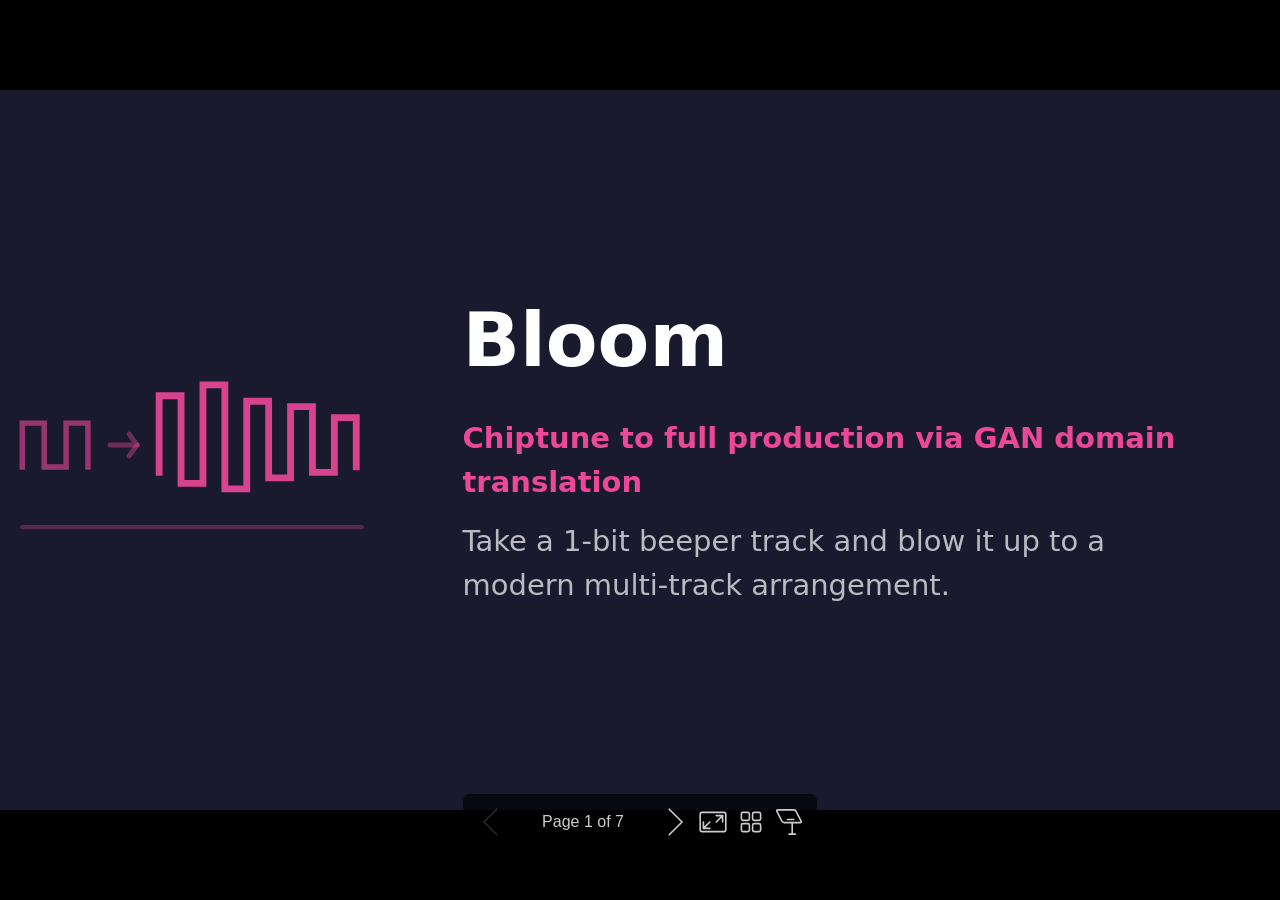
<file: bloom/docs/presentation.html>
<!DOCTYPE html><html lang="C"><head><title>Bloom</title><meta property="og:title" content="Bloom"><meta charset="UTF-8"><meta name="viewport" content="width=device-width,height=device-height,initial-scale=1.0"><meta name="apple-mobile-web-app-capable" content="yes"><meta http-equiv="X-UA-Compatible" content="ie=edge"><meta property="og:type" content="website"><meta name="twitter:card" content="summary"><style>@media screen{body[data-bespoke-view=""] .bespoke-marp-parent>.bespoke-marp-osc>button,body[data-bespoke-view=next] .bespoke-marp-parent>.bespoke-marp-osc>button,body[data-bespoke-view=overview] button.bespoke-marp-overview-close,body[data-bespoke-view=presenter] .bespoke-marp-presenter-container .bespoke-marp-presenter-info-container .bespoke-marp-presenter-info-page-area .bespoke-marp-presenter-info-page,body[data-bespoke-view=presenter] .bespoke-marp-presenter-container .bespoke-marp-presenter-info-container button,body[data-bespoke-view=presenter] .bespoke-marp-presenter-container .bespoke-marp-presenter-note-container button{appearance:none;background-color:initial;border:0;color:inherit;cursor:pointer;font-size:inherit;opacity:.8;outline:none;padding:0;transition:opacity .2s linear;-webkit-tap-highlight-color:transparent}body[data-bespoke-view=""] .bespoke-marp-parent>.bespoke-marp-osc>button:disabled,body[data-bespoke-view=next] .bespoke-marp-parent>.bespoke-marp-osc>button:disabled,body[data-bespoke-view=overview] button.bespoke-marp-overview-close:disabled,body[data-bespoke-view=presenter] .bespoke-marp-presenter-container .bespoke-marp-presenter-info-container .bespoke-marp-presenter-info-page-area .bespoke-marp-presenter-info-page:disabled,body[data-bespoke-view=presenter] .bespoke-marp-presenter-container .bespoke-marp-presenter-info-container button:disabled,body[data-bespoke-view=presenter] .bespoke-marp-presenter-container .bespoke-marp-presenter-note-container button:disabled{cursor:not-allowed;opacity:.15!important}body[data-bespoke-view=""] .bespoke-marp-parent>.bespoke-marp-osc>button:hover,body[data-bespoke-view=next] .bespoke-marp-parent>.bespoke-marp-osc>button:hover,body[data-bespoke-view=overview] button.bespoke-marp-overview-close:hover,body[data-bespoke-view=presenter] .bespoke-marp-presenter-container .bespoke-marp-presenter-info-container .bespoke-marp-presenter-info-page-area .bespoke-marp-presenter-info-page:hover,body[data-bespoke-view=presenter] .bespoke-marp-presenter-container .bespoke-marp-presenter-info-container button:hover,body[data-bespoke-view=presenter] .bespoke-marp-presenter-container .bespoke-marp-presenter-note-container button:hover{opacity:1}body[data-bespoke-view=""] .bespoke-marp-parent>.bespoke-marp-osc>button:hover:active,body[data-bespoke-view=next] .bespoke-marp-parent>.bespoke-marp-osc>button:hover:active,body[data-bespoke-view=overview] button.bespoke-marp-overview-close:hover:active,body[data-bespoke-view=presenter] .bespoke-marp-presenter-container .bespoke-marp-presenter-info-container .bespoke-marp-presenter-info-page-area .bespoke-marp-presenter-info-page:hover:active,body[data-bespoke-view=presenter] .bespoke-marp-presenter-container .bespoke-marp-presenter-info-container button:hover:active,body[data-bespoke-view=presenter] .bespoke-marp-presenter-container .bespoke-marp-presenter-note-container button:hover:active{opacity:.6}body[data-bespoke-view=""] .bespoke-marp-parent>.bespoke-marp-osc>button:hover:not(:disabled),body[data-bespoke-view=next] .bespoke-marp-parent>.bespoke-marp-osc>button:hover:not(:disabled),body[data-bespoke-view=overview] button.bespoke-marp-overview-close:hover:not(:disabled),body[data-bespoke-view=presenter] .bespoke-marp-presenter-container .bespoke-marp-presenter-info-container .bespoke-marp-presenter-info-page-area .bespoke-marp-presenter-info-page:hover:not(:disabled),body[data-bespoke-view=presenter] .bespoke-marp-presenter-container .bespoke-marp-presenter-info-container button:hover:not(:disabled),body[data-bespoke-view=presenter] .bespoke-marp-presenter-container .bespoke-marp-presenter-note-container button:hover:not(:disabled){transition:none}body[data-bespoke-view=""] .bespoke-marp-parent>.bespoke-marp-osc>button[data-bespoke-marp-osc=prev],body[data-bespoke-view=next] .bespoke-marp-parent>.bespoke-marp-osc>button[data-bespoke-marp-osc=prev],body[data-bespoke-view=presenter] .bespoke-marp-presenter-container .bespoke-marp-presenter-info-container button.bespoke-marp-presenter-info-page-prev{background:#0000 url("[data-uri]") no-repeat 50%;background-size:contain;overflow:hidden;text-indent:100%;white-space:nowrap}body[data-bespoke-view=""] .bespoke-marp-parent>.bespoke-marp-osc>button[data-bespoke-marp-osc=next],body[data-bespoke-view=next] .bespoke-marp-parent>.bespoke-marp-osc>button[data-bespoke-marp-osc=next],body[data-bespoke-view=presenter] .bespoke-marp-presenter-container .bespoke-marp-presenter-info-container button.bespoke-marp-presenter-info-page-next{background:#0000 url("[data-uri]") no-repeat 50%;background-size:contain;overflow:hidden;text-indent:100%;white-space:nowrap}:is(body[data-bespoke-view=""],body[data-bespoke-view=next]) .bespoke-marp-parent>.bespoke-marp-osc>button[data-bespoke-marp-osc=fullscreen]{background:#0000 url("[data-uri]") no-repeat 50%;background-size:contain;overflow:hidden;text-indent:100%;white-space:nowrap}:is(body[data-bespoke-view=""],body[data-bespoke-view=next]) .bespoke-marp-parent>.bespoke-marp-osc>button.exit[data-bespoke-marp-osc=fullscreen]{background-image:url("[data-uri]")}:is(body[data-bespoke-view=""],body[data-bespoke-view=next]) .bespoke-marp-parent>.bespoke-marp-osc>button[data-bespoke-marp-osc=presenter]{background:#0000 url("[data-uri]") no-repeat 50%;background-size:contain;overflow:hidden;text-indent:100%;white-space:nowrap}body[data-bespoke-view=overview] button.bespoke-marp-overview-close,body[data-bespoke-view=presenter] .bespoke-marp-presenter-container .bespoke-marp-presenter-note-container button.bespoke-marp-presenter-note-bigger{background:#0000 url("[data-uri]") no-repeat 50%;background-size:contain;overflow:hidden;text-indent:100%;white-space:nowrap}body[data-bespoke-view=presenter] .bespoke-marp-presenter-container .bespoke-marp-presenter-note-container button.bespoke-marp-presenter-note-smaller{background:#0000 url("[data-uri]") no-repeat 50%;background-size:contain;overflow:hidden;text-indent:100%;white-space:nowrap}:is(body[data-bespoke-view=""],body[data-bespoke-view=next]) .bespoke-marp-parent>.bespoke-marp-osc>button[data-bespoke-marp-osc=overview]{background:#0000 url("[data-uri]") no-repeat 50%;background-size:contain;overflow:hidden;text-indent:100%;white-space:nowrap}}@keyframes __bespoke_marp_transition_reduced_outgoing__{0%{opacity:1}to{opacity:0}}@keyframes __bespoke_marp_transition_reduced_incoming__{0%{mix-blend-mode:plus-lighter;opacity:0}to{mix-blend-mode:plus-lighter;opacity:1}}.bespoke-marp-note,.bespoke-marp-osc,.bespoke-progress-parent{display:none;transition:none}@media screen{::view-transition-group(*){animation-duration:var(--marp-bespoke-transition-animation-duration,.5s);animation-timing-function:ease}::view-transition-new(*),::view-transition-old(*){animation-delay:0s;animation-direction:var(--marp-bespoke-transition-animation-direction,normal);animation-duration:var(--marp-bespoke-transition-animation-duration,.5s);animation-fill-mode:both;animation-name:var(--marp-bespoke-transition-animation-name,var(--marp-bespoke-transition-animation-name-fallback,__bespoke_marp_transition_no_animation__));mix-blend-mode:normal}::view-transition-old(*){--marp-bespoke-transition-animation-name-fallback:__bespoke_marp_transition_reduced_outgoing__;animation-timing-function:ease}::view-transition-new(*){--marp-bespoke-transition-animation-name-fallback:__bespoke_marp_transition_reduced_incoming__;animation-timing-function:ease}::view-transition-new(root),::view-transition-old(root){animation-timing-function:linear}::view-transition-new(__bespoke_marp_transition_osc__),::view-transition-old(__bespoke_marp_transition_osc__){animation-duration:0s!important;animation-name:__bespoke_marp_transition_osc__!important}::view-transition-new(__bespoke_marp_transition_osc__){opacity:0!important}.bespoke-marp-transition-warming-up::view-transition-group(*),.bespoke-marp-transition-warming-up::view-transition-new(*),.bespoke-marp-transition-warming-up::view-transition-old(*){animation-play-state:paused!important}body,html{height:100%;margin:0}body{background:#000;overflow:hidden}svg.bespoke-marp-slide{content-visibility:hidden;interactivity:inert;opacity:0;pointer-events:none;z-index:-1}svg.bespoke-marp-slide:not(.bespoke-marp-active) *{view-transition-name:none!important}svg.bespoke-marp-slide.bespoke-marp-active{content-visibility:visible;interactivity:auto;opacity:1;pointer-events:auto;z-index:0}svg.bespoke-marp-slide.bespoke-marp-active.bespoke-marp-active-ready *{animation-name:__bespoke_marp__!important}@supports not (content-visibility:hidden){svg.bespoke-marp-slide[data-bespoke-marp-load=hideable]{display:none}svg.bespoke-marp-slide[data-bespoke-marp-load=hideable].bespoke-marp-active{display:block}}}@media screen and (prefers-reduced-motion:reduce){svg.bespoke-marp-slide *{view-transition-name:none!important}}@media screen{[data-bespoke-marp-fragment=inactive]{visibility:hidden}:is(body[data-bespoke-view=""],body[data-bespoke-view=next]) .bespoke-marp-parent{inset:0;position:absolute}:is(body[data-bespoke-view=""],body[data-bespoke-view=next]) .bespoke-marp-parent>.bespoke-marp-osc{background:#000000a6;border-radius:7px;bottom:50px;color:#fff;contain:paint;display:block;font-family:Helvetica,Arial,sans-serif;font-size:16px;left:50%;line-height:0;opacity:1;padding:12px;position:absolute;touch-action:manipulation;transform:translateX(-50%);transition:opacity .2s linear;-webkit-user-select:none;user-select:none;view-transition-name:__bespoke_marp_transition_osc__;white-space:nowrap;will-change:transform;z-index:1}:is(body[data-bespoke-view=""],body[data-bespoke-view=next]) .bespoke-marp-parent>.bespoke-marp-osc>:where(*){margin-left:6px}:is(body[data-bespoke-view=""],body[data-bespoke-view=next]) .bespoke-marp-parent>.bespoke-marp-osc>:where(*):where(:first-child){margin-left:0}:is(body[data-bespoke-view=""],body[data-bespoke-view=next]) .bespoke-marp-parent>.bespoke-marp-osc>span{opacity:.8}:is(body[data-bespoke-view=""],body[data-bespoke-view=next]) .bespoke-marp-parent>.bespoke-marp-osc>span[data-bespoke-marp-osc=page]{display:inline-block;min-width:140px;text-align:center}:is(body[data-bespoke-view=""],body[data-bespoke-view=next]) .bespoke-marp-parent>.bespoke-marp-osc>button[data-bespoke-marp-osc=fullscreen],:is(body[data-bespoke-view=""],body[data-bespoke-view=next]) .bespoke-marp-parent>.bespoke-marp-osc>button[data-bespoke-marp-osc=next],:is(body[data-bespoke-view=""],body[data-bespoke-view=next]) .bespoke-marp-parent>.bespoke-marp-osc>button[data-bespoke-marp-osc=overview],:is(body[data-bespoke-view=""],body[data-bespoke-view=next]) .bespoke-marp-parent>.bespoke-marp-osc>button[data-bespoke-marp-osc=presenter],:is(body[data-bespoke-view=""],body[data-bespoke-view=next]) .bespoke-marp-parent>.bespoke-marp-osc>button[data-bespoke-marp-osc=prev]{height:32px;line-height:32px;width:32px}:is(body[data-bespoke-view=""],body[data-bespoke-view=next]) .bespoke-marp-parent.bespoke-marp-inactive{cursor:none}:is(body[data-bespoke-view=""],body[data-bespoke-view=next]) .bespoke-marp-parent.bespoke-marp-inactive>.bespoke-marp-osc{opacity:0;pointer-events:none}:is(body[data-bespoke-view=""],body[data-bespoke-view=next]) svg.bespoke-marp-slide{height:100%;left:0;position:absolute;top:0;width:100%}body[data-bespoke-view=""] .bespoke-progress-parent{background:#222;display:flex;height:5px;width:100%}body[data-bespoke-view=""] .bespoke-progress-parent+:where(.bespoke-marp-parent){top:5px}body[data-bespoke-view=""] .bespoke-progress-parent .bespoke-progress-bar{background:#0288d1;flex:0 0 0;transition:flex-basis .2s cubic-bezier(0,1,1,1)}body[data-bespoke-view=next]{background:#0000}body[data-bespoke-view=presenter]{background:#161616}body[data-bespoke-view=presenter] .bespoke-marp-presenter-container{display:grid;font-family:Helvetica,Arial,sans-serif;grid-template:"current dragbar next" minmax(140px,1fr) "current dragbar note" 2fr "info    dragbar note" 3em;grid-template-columns:minmax(3px,var(--bespoke-marp-presenter-split-ratio,66%)) 0 minmax(3px,1fr);height:100%;left:0;position:absolute;top:0;width:100%}body[data-bespoke-view=presenter] .bespoke-marp-presenter-container :where(.bespoke-marp-parent){grid-area:current;overflow:hidden;position:relative}body[data-bespoke-view=presenter] .bespoke-marp-presenter-container :where(.bespoke-marp-parent) :where(svg.bespoke-marp-slide){height:calc(100% - 40px);left:20px;pointer-events:none;position:absolute;top:20px;-webkit-user-select:none;user-select:none;width:calc(100% - 40px)}body[data-bespoke-view=presenter] .bespoke-marp-presenter-container :where(.bespoke-marp-parent) :where(svg.bespoke-marp-slide).bespoke-marp-active{filter:drop-shadow(0 3px 10px rgba(0,0,0,.5))}body[data-bespoke-view=presenter] .bespoke-marp-presenter-container .bespoke-marp-presenter-dragbar-container{background:#0288d1;cursor:col-resize;grid-area:dragbar;margin-left:-3px;opacity:0;position:relative;transition:opacity .4s linear .1s;width:6px;z-index:10}body[data-bespoke-view=presenter] .bespoke-marp-presenter-container .bespoke-marp-presenter-dragbar-container:hover{opacity:1}body[data-bespoke-view=presenter] .bespoke-marp-presenter-container .bespoke-marp-presenter-dragbar-container.active{opacity:1;transition-delay:0s}body[data-bespoke-view=presenter] .bespoke-marp-presenter-container .bespoke-marp-presenter-next-container{background:#222;cursor:pointer;display:none;grid-area:next;overflow:hidden;position:relative}body[data-bespoke-view=presenter] .bespoke-marp-presenter-container .bespoke-marp-presenter-next-container.active{display:block}body[data-bespoke-view=presenter] .bespoke-marp-presenter-container .bespoke-marp-presenter-next-container iframe.bespoke-marp-presenter-next{background:#0000;border:0;display:block;filter:drop-shadow(0 3px 10px rgba(0,0,0,.5));height:calc(100% - 40px);left:20px;pointer-events:none;position:absolute;interactivity:inert;top:20px;-webkit-user-select:none;user-select:none;width:calc(100% - 40px)}body[data-bespoke-view=presenter] .bespoke-marp-presenter-container .bespoke-marp-presenter-note-container{background:#222;color:#eee;grid-area:note;position:relative;z-index:1}body[data-bespoke-view=presenter] .bespoke-marp-presenter-container .bespoke-marp-presenter-note-container button{height:1.5em;line-height:1.5em;width:1.5em}body[data-bespoke-view=presenter] .bespoke-marp-presenter-container .bespoke-marp-presenter-note-container .bespoke-marp-presenter-note-wrapper{display:block;inset:0;position:absolute}body[data-bespoke-view=presenter] .bespoke-marp-presenter-container .bespoke-marp-presenter-note-container .bespoke-marp-presenter-note-buttons{background:#000000a6;border-radius:4px;bottom:0;display:flex;gap:4px;margin:12px;opacity:0;padding:6px;pointer-events:none;position:absolute;right:0;transition:opacity .2s linear}body[data-bespoke-view=presenter] .bespoke-marp-presenter-container .bespoke-marp-presenter-note-container .bespoke-marp-presenter-note-buttons:focus-within,body[data-bespoke-view=presenter] .bespoke-marp-presenter-container .bespoke-marp-presenter-note-container .bespoke-marp-presenter-note-wrapper:focus-within+.bespoke-marp-presenter-note-buttons,body[data-bespoke-view=presenter] .bespoke-marp-presenter-container .bespoke-marp-presenter-note-container:hover .bespoke-marp-presenter-note-buttons{opacity:1;pointer-events:auto}body[data-bespoke-view=presenter] .bespoke-marp-presenter-container .bespoke-marp-presenter-note-container .bespoke-marp-note{box-sizing:border-box;font-size:calc(1.1em*var(--bespoke-marp-note-font-scale, 1));height:calc(100% - 40px);margin:20px;overflow:auto;padding-right:3px;white-space:pre-wrap;width:calc(100% - 40px);word-wrap:break-word;scrollbar-color:#eeeeee80 #0000;scrollbar-width:thin}body[data-bespoke-view=presenter] .bespoke-marp-presenter-container .bespoke-marp-presenter-note-container .bespoke-marp-note::-webkit-scrollbar{width:6px}body[data-bespoke-view=presenter] .bespoke-marp-presenter-container .bespoke-marp-presenter-note-container .bespoke-marp-note::-webkit-scrollbar-track{background:#0000}body[data-bespoke-view=presenter] .bespoke-marp-presenter-container .bespoke-marp-presenter-note-container .bespoke-marp-note::-webkit-scrollbar-thumb{background:#eeeeee80;border-radius:6px}body[data-bespoke-view=presenter] .bespoke-marp-presenter-container .bespoke-marp-presenter-note-container .bespoke-marp-note:empty{pointer-events:none}body[data-bespoke-view=presenter] .bespoke-marp-presenter-container .bespoke-marp-presenter-note-container .bespoke-marp-note.active{display:block}body[data-bespoke-view=presenter] .bespoke-marp-presenter-container .bespoke-marp-presenter-note-container .bespoke-marp-note p:first-child{margin-top:0}body[data-bespoke-view=presenter] .bespoke-marp-presenter-container .bespoke-marp-presenter-note-container .bespoke-marp-note p:last-child{margin-bottom:0}body[data-bespoke-view=presenter] .bespoke-marp-presenter-container .bespoke-marp-presenter-info-container{align-items:center;box-sizing:border-box;color:#eee;display:flex;flex-wrap:nowrap;grid-area:info;justify-content:center;overflow:hidden;padding:0 10px}body[data-bespoke-view=presenter] .bespoke-marp-presenter-container .bespoke-marp-presenter-info-container :is(.bespoke-marp-presenter-info-page-area,.bespoke-marp-presenter-info-time,.bespoke-marp-presenter-info-timer){box-sizing:border-box;display:block;padding:0 10px;white-space:nowrap;width:100%}body[data-bespoke-view=presenter] .bespoke-marp-presenter-container .bespoke-marp-presenter-info-container button{height:1.5em;line-height:1.5em;width:1.5em}body[data-bespoke-view=presenter] .bespoke-marp-presenter-container .bespoke-marp-presenter-info-container .bespoke-marp-presenter-info-page-area{order:2;text-align:center}body[data-bespoke-view=presenter] .bespoke-marp-presenter-container .bespoke-marp-presenter-info-container .bespoke-marp-presenter-info-page-area .bespoke-marp-presenter-info-page{display:inline-block;min-width:120px;text-align:center}body[data-bespoke-view=presenter] .bespoke-marp-presenter-container .bespoke-marp-presenter-info-container .bespoke-marp-presenter-info-time{color:#999;order:1;text-align:left}body[data-bespoke-view=presenter] .bespoke-marp-presenter-container .bespoke-marp-presenter-info-container .bespoke-marp-presenter-info-timer{color:#999;order:3;text-align:right}body[data-bespoke-view=presenter] .bespoke-marp-presenter-container .bespoke-marp-presenter-info-container .bespoke-marp-presenter-info-timer:hover{cursor:pointer}body[data-bespoke-view=overview]{background:#161616;overflow:auto}body[data-bespoke-view=overview] [data-bespoke-marp-fragment=inactive]{visibility:visible}body[data-bespoke-view=overview] .bespoke-marp-overview-header{backdrop-filter:blur(4px);background:#222222d9;box-shadow:0 3px 10px #00000080;box-sizing:border-box;display:flex;height:48px;inset:0 0 auto;justify-content:flex-end;padding:10px;position:fixed;z-index:1}body[data-bespoke-view=overview] button.bespoke-marp-overview-close{height:28px;line-height:28px;transform:rotate(45deg);width:28px}body[data-bespoke-view=overview] .bespoke-marp-parent{display:grid;gap:40px;grid-template-columns:repeat(auto-fit,minmax(0,240px));justify-content:space-around;padding:30px}body[data-bespoke-view=overview] .bespoke-marp-parent svg.bespoke-marp-slide{--bov-selected:#0000;--bov-focus:#161616;--bov-focus-outline:#0000;background-image:conic-gradient(#161616 0 0),conic-gradient(var(--bov-focus) 0 0),conic-gradient(var(--bov-focus-outline) 0 0),conic-gradient(var(--bov-selected) 0 0);background-position:5px 5px,3px 3px,2px 2px,0 0;background-repeat:no-repeat;background-size:calc(100% - 10px) calc(100% - 10px),calc(100% - 6px) calc(100% - 6px),calc(100% - 4px) calc(100% - 4px),100% 100%;content-visibility:visible;cursor:pointer;filter:drop-shadow(0 3px 10px rgba(0,0,0,.5));margin:-6px;padding:6px;interactivity:auto;opacity:1;outline:0;pointer-events:auto;scroll-margin-block:30px;width:100%;z-index:0}body[data-bespoke-view=overview] .bespoke-marp-parent svg.bespoke-marp-slide *,body[data-bespoke-view=overview] .bespoke-marp-parent svg.bespoke-marp-slide.bespoke-marp-active *{pointer-events:none;interactivity:inert}body[data-bespoke-view=overview] .bespoke-marp-parent :is(svg.bespoke-marp-slide:active,svg.bespoke-marp-slide:focus-visible,svg.bespoke-marp-slide:hover){--bov-focus-outline:#161616}body[data-bespoke-view=overview] .bespoke-marp-parent svg.bespoke-marp-slide:focus-visible,body[data-bespoke-view=overview] .bespoke-marp-parent svg.bespoke-marp-slide:hover{--bov-focus:#999}body[data-bespoke-view=overview] .bespoke-marp-parent svg.bespoke-marp-slide:active{--bov-focus:#eee}body[data-bespoke-view=overview] .bespoke-marp-parent svg.bespoke-marp-slide.bespoke-marp-active{--bov-selected:#0288d1}body[data-bespoke-view=overview]:has(.bespoke-marp-overview-header) .bespoke-marp-parent{padding-top:78px}body[data-bespoke-view=overview]:has(.bespoke-marp-overview-header) .bespoke-marp-parent svg.bespoke-marp-slide{scroll-margin-top:78px}.bespoke-marp-overview{background:#000000a6;inset:0;opacity:0;pointer-events:none;position:fixed;transition:opacity .1s ease;z-index:10}.bespoke-marp-overview iframe{background:#222;border:0;display:block;height:100%;left:0;position:absolute;top:0;width:100%}.bespoke-marp-overview[data-open="1"]{opacity:1;pointer-events:auto}}@media print{.bespoke-marp-overview,.bespoke-marp-presenter-info-container,.bespoke-marp-presenter-next-container,.bespoke-marp-presenter-note-container{display:none}}</style><style>div#\:\$p > svg > foreignObject > section{width:1280px;height:720px;box-sizing:border-box;overflow:hidden;position:relative;scroll-snap-align:center center;-webkit-text-size-adjust:100%;text-size-adjust:100%}div#\:\$p > svg > foreignObject > section::after{bottom:0;content:attr(data-marpit-pagination);padding:inherit;pointer-events:none;position:absolute;right:0}div#\:\$p > svg > foreignObject > section:not([data-marpit-pagination])::after{display:none}div#\:\$p > svg > foreignObject > section :where(:is(h1, marp-h1)){font-size:2em;margin-block:0.67em}div#\:\$p > svg > foreignObject > section section:where(:is(h1, marp-h1)){--marpit-root-font-size: 2em}div#\:\$p > svg > foreignObject > section video::-webkit-media-controls{will-change:transform}@page {size:1280px 720px;margin:0}@media print{html, body{background-color:#fff;margin:0;page-break-inside:avoid;break-inside:avoid-page}div#\:\$p > svg > foreignObject > section{page-break-before:always;break-before:page}div#\:\$p > svg > foreignObject > section, div#\:\$p > svg > foreignObject > section *{-webkit-print-color-adjust:exact!important;animation-delay:0s!important;animation-duration:0s!important;color-adjust:exact!important;print-color-adjust:exact!important;transition:none!important}div#\:\$p > svg[data-marpit-svg]{display:block;height:100vh;width:100vw}}div#\:\$p > svg > foreignObject > :where(section){container-type:size}div#\:\$p > svg > foreignObject > section img[data-marp-twemoji]{background:transparent;height:1em;margin:0 .05em 0 .1em;vertical-align:-.1em;width:1em}div#\:\$p > svg > foreignObject > section{--fgColor-danger:light-dark(#d1242f, #f85149);--bgColor-attention-muted:light-dark(#fff8c5, #bb800926);--bgColor-muted:light-dark(#f6f8fa, #151b23);--bgColor-neutral-muted:light-dark(#818b981f, #656c7633);--borderColor-accent-emphasis:light-dark(#0969da, #1f6feb);--borderColor-attention-emphasis:light-dark(#9a6700, #9e6a03);--borderColor-danger-emphasis:light-dark(#cf222e, #da3633);--borderColor-default:light-dark(#d1d9e0, #3d444d);--borderColor-done-emphasis:light-dark(#8250df, #8957e5);--borderColor-success-emphasis:light-dark(#1a7f37, #238636);--color-prettylights-syntax-brackethighlighter-angle:light-dark(#59636e, #9198a1);--color-prettylights-syntax-brackethighlighter-unmatched:light-dark(#82071e, #f85149);--color-prettylights-syntax-carriage-return-bg:light-dark(#cf222e, #b62324);--color-prettylights-syntax-carriage-return-text:light-dark(#f6f8fa, #f0f6fc);--color-prettylights-syntax-comment:light-dark(#59636e, #9198a1);--color-prettylights-syntax-constant:light-dark(#0550ae, #79c0ff);--color-prettylights-syntax-constant-other-reference-link:light-dark(#0a3069, #a5d6ff);--color-prettylights-syntax-entity:light-dark(#6639ba, #d2a8ff);--color-prettylights-syntax-entity-tag:light-dark(#0550ae, #7ee787);--color-prettylights-syntax-invalid-illegal-text:light-dark(var(--fgColor-danger), var(--fgColor-danger));--color-prettylights-syntax-keyword:light-dark(#cf222e, #ff7b72);--color-prettylights-syntax-markup-changed-bg:light-dark(#ffd8b5, #5a1e02);--color-prettylights-syntax-markup-changed-text:light-dark(#953800, #ffdfb6);--color-prettylights-syntax-markup-deleted-bg:light-dark(#ffebe9, #67060c);--color-prettylights-syntax-markup-deleted-text:light-dark(#82071e, #ffdcd7);--color-prettylights-syntax-markup-heading:light-dark(#0550ae, #1f6feb);--color-prettylights-syntax-markup-ignored-bg:light-dark(#0550ae, #1158c7);--color-prettylights-syntax-markup-ignored-text:light-dark(#d1d9e0, #f0f6fc);--color-prettylights-syntax-markup-inserted-bg:light-dark(#dafbe1, #033a16);--color-prettylights-syntax-markup-inserted-text:light-dark(#116329, #aff5b4);--color-prettylights-syntax-markup-list:light-dark(#3b2300, #f2cc60);--color-prettylights-syntax-meta-diff-range:light-dark(#8250df, #d2a8ff);--color-prettylights-syntax-string:light-dark(#0a3069, #a5d6ff);--color-prettylights-syntax-string-regexp:light-dark(#116329, #7ee787);--color-prettylights-syntax-sublimelinter-gutter-mark:light-dark(#818b98, #3d444d);--color-prettylights-syntax-variable:light-dark(#953800, #ffa657);--fgColor-accent:light-dark(#0969da, #4493f8);--fgColor-attention:light-dark(#9a6700, #d29922);--fgColor-done:light-dark(#8250df, #ab7df8);--fgColor-muted:light-dark(#59636e, #9198a1);--fgColor-success:light-dark(#1a7f37, #3fb950);--bgColor-default:light-dark(#fff, #0d1117);--borderColor-muted:light-dark(#d1d9e0b3, #3d444db3);--color-prettylights-syntax-invalid-illegal-bg:light-dark(var(--bgColor-danger-muted), var(--bgColor-danger-muted));--color-prettylights-syntax-markup-bold:light-dark(#1f2328, #f0f6fc);--color-prettylights-syntax-markup-italic:light-dark(#1f2328, #f0f6fc);--color-prettylights-syntax-storage-modifier-import:light-dark(#1f2328, #f0f6fc);--fgColor-default:light-dark(#1f2328, #f0f6fc);--focus-outlineColor:light-dark(var(--borderColor-accent-emphasis), var(--borderColor-accent-emphasis));--borderColor-neutral-muted:light-dark(var(--borderColor-muted), var(--borderColor-muted));--base-size-16:calc(var(--marpit-root-font-size, 1rem) * 1);--base-size-24:calc(var(--marpit-root-font-size, 1rem) * 1.5);--base-size-4:calc(var(--marpit-root-font-size, 1rem) * 0.25);--base-size-40:calc(var(--marpit-root-font-size, 1rem) * 2.5);--base-size-8:calc(var(--marpit-root-font-size, 1rem) * 0.5);--base-text-weight-medium:500;--base-text-weight-normal:400;--base-text-weight-semibold:600;--fontStack-monospace:ui-monospace, SFMono-Regular, SF Mono, Menlo, Consolas, Liberation Mono, monospace;--fontStack-sansSerif:-apple-system, BlinkMacSystemFont, "Segoe UI", "Noto Sans", Helvetica, Arial, sans-serif, "Apple Color Emoji", "Segoe UI Emoji";}/*!
 * Marp default theme.
 *
 * @theme default
 * @author Yuki Hattori
 *
 * @auto-scaling true
 * @size 16:9 1280px 720px
 * @size 4:3 960px 720px
 */div#\:\$p > svg > foreignObject > section [data-theme=light],div#\:\$p > svg > foreignObject > section{color-scheme:light}div#\:\$p > svg > foreignObject > section [data-theme=dark],div#\:\$p > svg > foreignObject > section:where(.invert){color-scheme:dark}div#\:\$p > svg > foreignObject > section{-ms-text-size-adjust:100%;-webkit-text-size-adjust:100%;margin:0;font-weight:var(--base-text-weight-normal, 400);color:var(--fgColor-default);background-color:var(--bgColor-default);font-family:var(--fontStack-sansSerif, -apple-system, BlinkMacSystemFont, "Segoe UI", "Noto Sans", Helvetica, Arial, sans-serif, "Apple Color Emoji", "Segoe UI Emoji");font-size:16px;line-height:1.5;word-wrap:break-word}div#\:\$p > svg > foreignObject > section{--marpit-root-font-size:16px}div#\:\$p > svg > foreignObject > section a{text-decoration:underline;text-underline-offset:calc(var(--marpit-root-font-size, 1rem) * .2)}div#\:\$p > svg > foreignObject > section :is(h1, marp-h1):hover .anchor .octicon-link:before,div#\:\$p > svg > foreignObject > section :is(h2, marp-h2):hover .anchor .octicon-link:before,div#\:\$p > svg > foreignObject > section :is(h3, marp-h3):hover .anchor .octicon-link:before,div#\:\$p > svg > foreignObject > section :is(h4, marp-h4):hover .anchor .octicon-link:before,div#\:\$p > svg > foreignObject > section :is(h5, marp-h5):hover .anchor .octicon-link:before,div#\:\$p > svg > foreignObject > section :is(h6, marp-h6):hover .anchor .octicon-link:before{width:16px;height:16px;content:" ";display:inline-block;background-color:currentColor;-webkit-mask-image:url('data:image/svg+xml;charset=utf-8,<svg xmlns="http://www.w3.org/2000/svg" aria-hidden="true" viewBox="0 0 16 16"><path fill-rule="evenodd" d="M7.775 3.275a.75.75 0 0 0 1.06 1.06l1.25-1.25a2 2 0 1 1 2.83 2.83l-2.5 2.5a2 2 0 0 1-2.83 0 .75.75 0 0 0-1.06 1.06 3.5 3.5 0 0 0 4.95 0l2.5-2.5a3.5 3.5 0 0 0-4.95-4.95zm-4.69 9.64a2 2 0 0 1 0-2.83l2.5-2.5a2 2 0 0 1 2.83 0 .75.75 0 0 0 1.06-1.06 3.5 3.5 0 0 0-4.95 0l-2.5 2.5a3.5 3.5 0 0 0 4.95 4.95l1.25-1.25a.75.75 0 0 0-1.06-1.06l-1.25 1.25a2 2 0 0 1-2.83 0"/></svg>');mask-image:url('data:image/svg+xml;charset=utf-8,<svg xmlns="http://www.w3.org/2000/svg" aria-hidden="true" viewBox="0 0 16 16"><path fill-rule="evenodd" d="M7.775 3.275a.75.75 0 0 0 1.06 1.06l1.25-1.25a2 2 0 1 1 2.83 2.83l-2.5 2.5a2 2 0 0 1-2.83 0 .75.75 0 0 0-1.06 1.06 3.5 3.5 0 0 0 4.95 0l2.5-2.5a3.5 3.5 0 0 0-4.95-4.95zm-4.69 9.64a2 2 0 0 1 0-2.83l2.5-2.5a2 2 0 0 1 2.83 0 .75.75 0 0 0 1.06-1.06 3.5 3.5 0 0 0-4.95 0l-2.5 2.5a3.5 3.5 0 0 0 4.95 4.95l1.25-1.25a.75.75 0 0 0-1.06-1.06l-1.25 1.25a2 2 0 0 1-2.83 0"/></svg>')}div#\:\$p > svg > foreignObject > section details,div#\:\$p > svg > foreignObject > section figcaption,div#\:\$p > svg > foreignObject > section figure{display:block}div#\:\$p > svg > foreignObject > section summary{display:list-item}div#\:\$p > svg > foreignObject > section [hidden]{display:none!important}div#\:\$p > svg > foreignObject > section a{background-color:transparent;color:var(--fgColor-accent);text-decoration:none}div#\:\$p > svg > foreignObject > section abbr[title]{border-bottom:none;-webkit-text-decoration:underline dotted;text-decoration:underline dotted}div#\:\$p > svg > foreignObject > section b,div#\:\$p > svg > foreignObject > section strong{font-weight:var(--base-text-weight-semibold, 600)}div#\:\$p > svg > foreignObject > section dfn{font-style:italic}div#\:\$p > svg > foreignObject > section :is(h1, marp-h1){margin:.67em 0;font-weight:var(--base-text-weight-semibold, 600);padding-bottom:.3em;font-size:2em;border-bottom:1px solid var(--borderColor-muted)}div#\:\$p > svg > foreignObject > section mark{background-color:var(--bgColor-attention-muted);color:var(--fgColor-default)}div#\:\$p > svg > foreignObject > section small{font-size:90%}div#\:\$p > svg > foreignObject > section sub,div#\:\$p > svg > foreignObject > section sup{font-size:75%;line-height:0;position:relative;vertical-align:baseline}div#\:\$p > svg > foreignObject > section sub{bottom:-.25em}div#\:\$p > svg > foreignObject > section sup{top:-.5em}div#\:\$p > svg > foreignObject > section img{border-style:none;max-width:100%;box-sizing:content-box}div#\:\$p > svg > foreignObject > section code,div#\:\$p > svg > foreignObject > section kbd,div#\:\$p > svg > foreignObject > section :is(pre, marp-pre),div#\:\$p > svg > foreignObject > section samp{font-family:monospace;font-size:1em}div#\:\$p > svg > foreignObject > section figure{margin:1em var(--base-size-40)}div#\:\$p > svg > foreignObject > section hr{box-sizing:content-box;overflow:hidden;background:transparent;height:.25em;padding:0;margin:var(--base-size-24) 0;background-color:var(--borderColor-default);border:0}div#\:\$p > svg > foreignObject > section input{font:inherit;margin:0;overflow:visible;font-family:inherit;font-size:inherit;line-height:inherit}div#\:\$p > svg > foreignObject > section [type=button],div#\:\$p > svg > foreignObject > section [type=reset],div#\:\$p > svg > foreignObject > section [type=submit]{-webkit-appearance:button;-moz-appearance:button;appearance:button}div#\:\$p > svg > foreignObject > section [type=checkbox],div#\:\$p > svg > foreignObject > section [type=radio]{box-sizing:border-box;padding:0}div#\:\$p > svg > foreignObject > section [type=number]::-webkit-inner-spin-button,div#\:\$p > svg > foreignObject > section [type=number]::-webkit-outer-spin-button{height:auto}div#\:\$p > svg > foreignObject > section [type=search]::-webkit-search-cancel-button,div#\:\$p > svg > foreignObject > section [type=search]::-webkit-search-decoration{-webkit-appearance:none;appearance:none}div#\:\$p > svg > foreignObject > section ::-webkit-input-placeholder{color:inherit;opacity:.54}div#\:\$p > svg > foreignObject > section ::-webkit-file-upload-button{-webkit-appearance:button;appearance:button;font:inherit}div#\:\$p > svg > foreignObject > section a:hover{text-decoration:underline}div#\:\$p > svg > foreignObject > section ::-moz-placeholder{color:var(--fgColor-muted);opacity:1}div#\:\$p > svg > foreignObject > section ::placeholder{color:var(--fgColor-muted);opacity:1}div#\:\$p > svg > foreignObject > section hr:after,div#\:\$p > svg > foreignObject > section hr:before{display:table;content:""}div#\:\$p > svg > foreignObject > section hr:after{clear:both}div#\:\$p > svg > foreignObject > section table{border-spacing:0;border-collapse:collapse;display:block;width:-moz-max-content;width:max-content;max-width:100%;overflow:auto;font-variant:tabular-nums}div#\:\$p > svg > foreignObject > section td,div#\:\$p > svg > foreignObject > section th{padding:0}div#\:\$p > svg > foreignObject > section details summary{cursor:pointer}div#\:\$p > svg > foreignObject > section [role=button]:focus,div#\:\$p > svg > foreignObject > section a:focus,div#\:\$p > svg > foreignObject > section input[type=checkbox]:focus,div#\:\$p > svg > foreignObject > section input[type=radio]:focus{outline:2px solid var(--focus-outlineColor);outline-offset:-2px;box-shadow:none}div#\:\$p > svg > foreignObject > section [role=button]:focus:not(:focus-visible),div#\:\$p > svg > foreignObject > section a:focus:not(:focus-visible),div#\:\$p > svg > foreignObject > section input[type=checkbox]:focus:not(:focus-visible),div#\:\$p > svg > foreignObject > section input[type=radio]:focus:not(:focus-visible){outline:1px solid transparent}div#\:\$p > svg > foreignObject > section [role=button]:focus-visible,div#\:\$p > svg > foreignObject > section a:focus-visible,div#\:\$p > svg > foreignObject > section input[type=checkbox]:focus-visible,div#\:\$p > svg > foreignObject > section input[type=radio]:focus-visible{outline:2px solid var(--focus-outlineColor);outline-offset:-2px;box-shadow:none}div#\:\$p > svg > foreignObject > section a:not([class]):focus,div#\:\$p > svg > foreignObject > section a:not([class]):focus-visible,div#\:\$p > svg > foreignObject > section input[type=checkbox]:focus,div#\:\$p > svg > foreignObject > section input[type=checkbox]:focus-visible,div#\:\$p > svg > foreignObject > section input[type=radio]:focus,div#\:\$p > svg > foreignObject > section input[type=radio]:focus-visible{outline-offset:0}div#\:\$p > svg > foreignObject > section kbd{display:inline-block;padding:var(--base-size-4);font:11px var(--fontStack-monospace, ui-monospace, SFMono-Regular, SF Mono, Menlo, Consolas, Liberation Mono, monospace);line-height:10px;color:var(--fgColor-default);vertical-align:middle;background-color:var(--bgColor-muted);border-bottom-color:var(--borderColor-neutral-muted);border:1px solid var(--borderColor-neutral-muted);border-radius:6px;box-shadow:inset 0 -1px 0 var(--borderColor-neutral-muted)}div#\:\$p > svg > foreignObject > section :is(h1, marp-h1),div#\:\$p > svg > foreignObject > section :is(h2, marp-h2),div#\:\$p > svg > foreignObject > section :is(h3, marp-h3),div#\:\$p > svg > foreignObject > section :is(h4, marp-h4),div#\:\$p > svg > foreignObject > section :is(h5, marp-h5),div#\:\$p > svg > foreignObject > section :is(h6, marp-h6){margin-top:var(--base-size-24);margin-bottom:var(--base-size-16);font-weight:var(--base-text-weight-semibold, 600);line-height:1.25}div#\:\$p > svg > foreignObject > section :is(h2, marp-h2){padding-bottom:.3em;font-size:1.5em;border-bottom:1px solid var(--borderColor-muted)}div#\:\$p > svg > foreignObject > section :is(h2, marp-h2),div#\:\$p > svg > foreignObject > section :is(h3, marp-h3){font-weight:var(--base-text-weight-semibold, 600)}div#\:\$p > svg > foreignObject > section :is(h3, marp-h3){font-size:1.25em}div#\:\$p > svg > foreignObject > section :is(h4, marp-h4){font-size:1em}div#\:\$p > svg > foreignObject > section :is(h4, marp-h4),div#\:\$p > svg > foreignObject > section :is(h5, marp-h5){font-weight:var(--base-text-weight-semibold, 600)}div#\:\$p > svg > foreignObject > section :is(h5, marp-h5){font-size:.875em}div#\:\$p > svg > foreignObject > section :is(h6, marp-h6){font-weight:var(--base-text-weight-semibold, 600);font-size:.85em;color:var(--fgColor-muted)}div#\:\$p > svg > foreignObject > section p{margin-top:0;margin-bottom:10px}div#\:\$p > svg > foreignObject > section blockquote{margin:0;padding:0 1em;color:var(--fgColor-muted);border-left:.25em solid var(--borderColor-default)}div#\:\$p > svg > foreignObject > section ol,div#\:\$p > svg > foreignObject > section ul{margin-top:0;margin-bottom:0;padding-left:2em}div#\:\$p > svg > foreignObject > section ol ol,div#\:\$p > svg > foreignObject > section ul ol{list-style-type:lower-roman}div#\:\$p > svg > foreignObject > section ol ol ol,div#\:\$p > svg > foreignObject > section ol ul ol,div#\:\$p > svg > foreignObject > section ul ol ol,div#\:\$p > svg > foreignObject > section ul ul ol{list-style-type:lower-alpha}div#\:\$p > svg > foreignObject > section dd{margin-left:0}div#\:\$p > svg > foreignObject > section code,div#\:\$p > svg > foreignObject > section :is(pre, marp-pre),div#\:\$p > svg > foreignObject > section samp,div#\:\$p > svg > foreignObject > section tt{font-family:var(--fontStack-monospace, ui-monospace, SFMono-Regular, SF Mono, Menlo, Consolas, Liberation Mono, monospace);font-size:12px}div#\:\$p > svg > foreignObject > section :is(pre, marp-pre){margin-top:0;margin-bottom:0;word-wrap:normal}div#\:\$p > svg > foreignObject > section .octicon{display:inline-block;overflow:visible!important;vertical-align:text-bottom;fill:currentColor}div#\:\$p > svg > foreignObject > section input::-webkit-inner-spin-button,div#\:\$p > svg > foreignObject > section input::-webkit-outer-spin-button{margin:0;-webkit-appearance:none;appearance:none}div#\:\$p > svg > foreignObject > section .mr-2{margin-right:var(--base-size-8, 8px)!important}div#\:\$p > svg > foreignObject > section:after,div#\:\$p > svg > foreignObject > section:before{display:table}div#\:\$p > svg > foreignObject > section:after{clear:both}div#\:\$p > svg > foreignObject > section>:first-child{margin-top:0!important}div#\:\$p > svg > foreignObject > section>:last-child{margin-bottom:0!important}div#\:\$p > svg > foreignObject > section a:not([href]){color:inherit;text-decoration:none}div#\:\$p > svg > foreignObject > section .absent{color:var(--fgColor-danger)}div#\:\$p > svg > foreignObject > section .anchor{float:left;padding-right:var(--base-size-4);margin-left:-20px;line-height:1}div#\:\$p > svg > foreignObject > section .anchor:focus{outline:none}div#\:\$p > svg > foreignObject > section blockquote,div#\:\$p > svg > foreignObject > section details,div#\:\$p > svg > foreignObject > section dl,div#\:\$p > svg > foreignObject > section ol,div#\:\$p > svg > foreignObject > section p,div#\:\$p > svg > foreignObject > section :is(pre, marp-pre),div#\:\$p > svg > foreignObject > section table,div#\:\$p > svg > foreignObject > section ul{margin-top:0;margin-bottom:var(--base-size-16)}div#\:\$p > svg > foreignObject > section blockquote>:first-child{margin-top:0}div#\:\$p > svg > foreignObject > section blockquote>:last-child{margin-bottom:0}div#\:\$p > svg > foreignObject > section :is(h1, marp-h1) .octicon-link,div#\:\$p > svg > foreignObject > section :is(h2, marp-h2) .octicon-link,div#\:\$p > svg > foreignObject > section :is(h3, marp-h3) .octicon-link,div#\:\$p > svg > foreignObject > section :is(h4, marp-h4) .octicon-link,div#\:\$p > svg > foreignObject > section :is(h5, marp-h5) .octicon-link,div#\:\$p > svg > foreignObject > section :is(h6, marp-h6) .octicon-link{color:var(--fgColor-default);vertical-align:middle;visibility:hidden}div#\:\$p > svg > foreignObject > section :is(h1, marp-h1):hover .anchor,div#\:\$p > svg > foreignObject > section :is(h2, marp-h2):hover .anchor,div#\:\$p > svg > foreignObject > section :is(h3, marp-h3):hover .anchor,div#\:\$p > svg > foreignObject > section :is(h4, marp-h4):hover .anchor,div#\:\$p > svg > foreignObject > section :is(h5, marp-h5):hover .anchor,div#\:\$p > svg > foreignObject > section :is(h6, marp-h6):hover .anchor{text-decoration:none}div#\:\$p > svg > foreignObject > section :is(h1, marp-h1):hover .anchor .octicon-link,div#\:\$p > svg > foreignObject > section :is(h2, marp-h2):hover .anchor .octicon-link,div#\:\$p > svg > foreignObject > section :is(h3, marp-h3):hover .anchor .octicon-link,div#\:\$p > svg > foreignObject > section :is(h4, marp-h4):hover .anchor .octicon-link,div#\:\$p > svg > foreignObject > section :is(h5, marp-h5):hover .anchor .octicon-link,div#\:\$p > svg > foreignObject > section :is(h6, marp-h6):hover .anchor .octicon-link{visibility:visible}div#\:\$p > svg > foreignObject > section :is(h1, marp-h1) code,div#\:\$p > svg > foreignObject > section :is(h1, marp-h1) tt,div#\:\$p > svg > foreignObject > section :is(h2, marp-h2) code,div#\:\$p > svg > foreignObject > section :is(h2, marp-h2) tt,div#\:\$p > svg > foreignObject > section :is(h3, marp-h3) code,div#\:\$p > svg > foreignObject > section :is(h3, marp-h3) tt,div#\:\$p > svg > foreignObject > section :is(h4, marp-h4) code,div#\:\$p > svg > foreignObject > section :is(h4, marp-h4) tt,div#\:\$p > svg > foreignObject > section :is(h5, marp-h5) code,div#\:\$p > svg > foreignObject > section :is(h5, marp-h5) tt,div#\:\$p > svg > foreignObject > section :is(h6, marp-h6) code,div#\:\$p > svg > foreignObject > section :is(h6, marp-h6) tt{padding:0 .2em;font-size:inherit}div#\:\$p > svg > foreignObject > section summary :is(h1, marp-h1),div#\:\$p > svg > foreignObject > section summary :is(h2, marp-h2),div#\:\$p > svg > foreignObject > section summary :is(h3, marp-h3),div#\:\$p > svg > foreignObject > section summary :is(h4, marp-h4),div#\:\$p > svg > foreignObject > section summary :is(h5, marp-h5),div#\:\$p > svg > foreignObject > section summary :is(h6, marp-h6){display:inline-block}div#\:\$p > svg > foreignObject > section summary :is(h1, marp-h1) .anchor,div#\:\$p > svg > foreignObject > section summary :is(h2, marp-h2) .anchor,div#\:\$p > svg > foreignObject > section summary :is(h3, marp-h3) .anchor,div#\:\$p > svg > foreignObject > section summary :is(h4, marp-h4) .anchor,div#\:\$p > svg > foreignObject > section summary :is(h5, marp-h5) .anchor,div#\:\$p > svg > foreignObject > section summary :is(h6, marp-h6) .anchor{margin-left:-40px}div#\:\$p > svg > foreignObject > section summary :is(h1, marp-h1),div#\:\$p > svg > foreignObject > section summary :is(h2, marp-h2){padding-bottom:0;border-bottom:0}div#\:\$p > svg > foreignObject > section ol.no-list,div#\:\$p > svg > foreignObject > section ul.no-list{padding:0;list-style-type:none}div#\:\$p > svg > foreignObject > section ol[type="a s"]{list-style-type:lower-alpha}div#\:\$p > svg > foreignObject > section ol[type="A s"]{list-style-type:upper-alpha}div#\:\$p > svg > foreignObject > section ol[type="i s"]{list-style-type:lower-roman}div#\:\$p > svg > foreignObject > section ol[type="I s"]{list-style-type:upper-roman}div#\:\$p > svg > foreignObject > section div>ol:not([type]),div#\:\$p > svg > foreignObject > section ol[type="1"]{list-style-type:decimal}div#\:\$p > svg > foreignObject > section ol ol,div#\:\$p > svg > foreignObject > section ol ul,div#\:\$p > svg > foreignObject > section ul ol,div#\:\$p > svg > foreignObject > section ul ul{margin-top:0;margin-bottom:0}div#\:\$p > svg > foreignObject > section li>p{margin-top:var(--base-size-16)}div#\:\$p > svg > foreignObject > section li+li{margin-top:.25em}div#\:\$p > svg > foreignObject > section dl{padding:0}div#\:\$p > svg > foreignObject > section dl dt{padding:0;margin-top:var(--base-size-16);font-size:1em;font-style:italic;font-weight:var(--base-text-weight-semibold, 600)}div#\:\$p > svg > foreignObject > section dl dd{padding:0 var(--base-size-16);margin-bottom:var(--base-size-16)}div#\:\$p > svg > foreignObject > section table th{font-weight:var(--base-text-weight-semibold, 600)}div#\:\$p > svg > foreignObject > section table td,div#\:\$p > svg > foreignObject > section table th{padding:6px 13px;border:1px solid var(--borderColor-default)}div#\:\$p > svg > foreignObject > section table td>:last-child{margin-bottom:0}div#\:\$p > svg > foreignObject > section table tr{background-color:var(--bgColor-default);border-top:1px solid var(--borderColor-muted)}div#\:\$p > svg > foreignObject > section table tr:nth-child(2n){background-color:var(--bgColor-muted)}div#\:\$p > svg > foreignObject > section table img{background-color:transparent}div#\:\$p > svg > foreignObject > section img[align=right]{padding-left:20px}div#\:\$p > svg > foreignObject > section img[align=left]{padding-right:20px}div#\:\$p > svg > foreignObject > section .emoji{max-width:none;vertical-align:text-top;background-color:transparent}div#\:\$p > svg > foreignObject > section :is(span, marp-span).frame,div#\:\$p > svg > foreignObject > section :is(span, marp-span).frame>:is(span, marp-span){display:block;overflow:hidden}div#\:\$p > svg > foreignObject > section :is(span, marp-span).frame>:is(span, marp-span){float:left;width:auto;padding:7px;margin:13px 0 0;border:1px solid var(--borderColor-default)}div#\:\$p > svg > foreignObject > section :is(span, marp-span).frame :is(span, marp-span) img{display:block;float:left}div#\:\$p > svg > foreignObject > section :is(span, marp-span).frame :is(span, marp-span) :is(span, marp-span){display:block;padding:5px 0 0;clear:both;color:var(--fgColor-default)}div#\:\$p > svg > foreignObject > section :is(span, marp-span).align-center{display:block;overflow:hidden;clear:both}div#\:\$p > svg > foreignObject > section :is(span, marp-span).align-center>:is(span, marp-span){display:block;margin:13px auto 0;overflow:hidden;text-align:center}div#\:\$p > svg > foreignObject > section :is(span, marp-span).align-center :is(span, marp-span) img{margin:0 auto;text-align:center}div#\:\$p > svg > foreignObject > section :is(span, marp-span).align-right{display:block;overflow:hidden;clear:both}div#\:\$p > svg > foreignObject > section :is(span, marp-span).align-right>:is(span, marp-span){display:block;margin:13px 0 0;overflow:hidden;text-align:right}div#\:\$p > svg > foreignObject > section :is(span, marp-span).align-right :is(span, marp-span) img{margin:0;text-align:right}div#\:\$p > svg > foreignObject > section :is(span, marp-span).float-left{display:block;float:left;margin-right:13px;overflow:hidden}div#\:\$p > svg > foreignObject > section :is(span, marp-span).float-left :is(span, marp-span){margin:13px 0 0}div#\:\$p > svg > foreignObject > section :is(span, marp-span).float-right{display:block;float:right;margin-left:13px;overflow:hidden}div#\:\$p > svg > foreignObject > section :is(span, marp-span).float-right>:is(span, marp-span){display:block;margin:13px auto 0;overflow:hidden;text-align:right}div#\:\$p > svg > foreignObject > section code,div#\:\$p > svg > foreignObject > section tt{padding:.2em .4em;margin:0;font-size:85%;white-space:break-spaces;background-color:var(--bgColor-neutral-muted);border-radius:6px}div#\:\$p > svg > foreignObject > section code br,div#\:\$p > svg > foreignObject > section tt br{display:none}div#\:\$p > svg > foreignObject > section del code{text-decoration:inherit}div#\:\$p > svg > foreignObject > section samp{font-size:85%}div#\:\$p > svg > foreignObject > section :is(pre, marp-pre) code{font-size:100%}div#\:\$p > svg > foreignObject > section :is(pre, marp-pre)>code{padding:0;margin:0;word-break:normal;white-space:pre;background:transparent;border:0}div#\:\$p > svg > foreignObject > section .highlight{margin-bottom:var(--base-size-16)}div#\:\$p > svg > foreignObject > section .highlight :is(pre, marp-pre){margin-bottom:0;word-break:normal}div#\:\$p > svg > foreignObject > section :is(pre, marp-pre){padding:var(--base-size-16);overflow:auto;font-size:85%;line-height:1.45;color:var(--fgColor-default);background-color:var(--bgColor-muted);border-radius:6px}div#\:\$p > svg > foreignObject > section :is(pre, marp-pre) code,div#\:\$p > svg > foreignObject > section :is(pre, marp-pre) tt{display:inline;padding:0;margin:0;overflow:visible;line-height:inherit;word-wrap:normal;background-color:transparent;border:0}div#\:\$p > svg > foreignObject > section .csv-data td,div#\:\$p > svg > foreignObject > section .csv-data th{padding:5px;overflow:hidden;font-size:12px;line-height:1;text-align:left;white-space:nowrap}div#\:\$p > svg > foreignObject > section .csv-data .blob-num{padding:10px var(--base-size-8) 9px;text-align:right;background:var(--bgColor-default);border:0}div#\:\$p > svg > foreignObject > section .csv-data tr{border-top:0}div#\:\$p > svg > foreignObject > section .csv-data th{font-weight:var(--base-text-weight-semibold, 600);background:var(--bgColor-muted);border-top:0}div#\:\$p > svg > foreignObject > section [data-footnote-ref]:before{content:"["}div#\:\$p > svg > foreignObject > section [data-footnote-ref]:after{content:"]"}div#\:\$p > svg > foreignObject > section .footnotes{font-size:12px;color:var(--fgColor-muted);border-top:1px solid var(--borderColor-default)}div#\:\$p > svg > foreignObject > section div#\:\$p > svg > foreignObject > section section.footnotes{--marpit-root-font-size:12px}div#\:\$p > svg > foreignObject > section .footnotes ol,div#\:\$p > svg > foreignObject > section .footnotes ol ul{padding-left:var(--base-size-16)}div#\:\$p > svg > foreignObject > section .footnotes ol ul{display:inline-block;margin-top:var(--base-size-16)}div#\:\$p > svg > foreignObject > section .footnotes li{position:relative}div#\:\$p > svg > foreignObject > section .footnotes li:target:before{position:absolute;top:calc(var(--base-size-8)*-1);right:calc(var(--base-size-8)*-1);bottom:calc(var(--base-size-8)*-1);left:calc(var(--base-size-24)*-1);pointer-events:none;content:"";border:2px solid var(--borderColor-accent-emphasis);border-radius:6px}div#\:\$p > svg > foreignObject > section .footnotes li:target{color:var(--fgColor-default)}div#\:\$p > svg > foreignObject > section .footnotes .data-footnote-backref g-emoji{font-family:monospace}div#\:\$p > svg > foreignObject > section .pl-c{color:var(--color-prettylights-syntax-comment)}div#\:\$p > svg > foreignObject > section .pl-c1,div#\:\$p > svg > foreignObject > section .pl-s .pl-v{color:var(--color-prettylights-syntax-constant)}div#\:\$p > svg > foreignObject > section .pl-e,div#\:\$p > svg > foreignObject > section .pl-en{color:var(--color-prettylights-syntax-entity)}div#\:\$p > svg > foreignObject > section .pl-s .pl-s1,div#\:\$p > svg > foreignObject > section .pl-smi{color:var(--color-prettylights-syntax-storage-modifier-import)}div#\:\$p > svg > foreignObject > section .pl-ent{color:var(--color-prettylights-syntax-entity-tag)}div#\:\$p > svg > foreignObject > section .pl-k{color:var(--color-prettylights-syntax-keyword)}div#\:\$p > svg > foreignObject > section .pl-pds,div#\:\$p > svg > foreignObject > section .pl-s,div#\:\$p > svg > foreignObject > section .pl-s .pl-pse .pl-s1,div#\:\$p > svg > foreignObject > section .pl-sr,div#\:\$p > svg > foreignObject > section .pl-sr .pl-cce,div#\:\$p > svg > foreignObject > section .pl-sr .pl-sra,div#\:\$p > svg > foreignObject > section .pl-sr .pl-sre{color:var(--color-prettylights-syntax-string)}div#\:\$p > svg > foreignObject > section .pl-smw,div#\:\$p > svg > foreignObject > section .pl-v{color:var(--color-prettylights-syntax-variable)}div#\:\$p > svg > foreignObject > section .pl-bu{color:var(--color-prettylights-syntax-brackethighlighter-unmatched)}div#\:\$p > svg > foreignObject > section .pl-ii{color:var(--color-prettylights-syntax-invalid-illegal-text);background-color:var(--color-prettylights-syntax-invalid-illegal-bg)}div#\:\$p > svg > foreignObject > section .pl-c2{color:var(--color-prettylights-syntax-carriage-return-text);background-color:var(--color-prettylights-syntax-carriage-return-bg)}div#\:\$p > svg > foreignObject > section .pl-sr .pl-cce{font-weight:700;color:var(--color-prettylights-syntax-string-regexp)}div#\:\$p > svg > foreignObject > section .pl-ml{color:var(--color-prettylights-syntax-markup-list)}div#\:\$p > svg > foreignObject > section .pl-mh,div#\:\$p > svg > foreignObject > section .pl-mh .pl-en,div#\:\$p > svg > foreignObject > section .pl-ms{font-weight:700;color:var(--color-prettylights-syntax-markup-heading)}div#\:\$p > svg > foreignObject > section .pl-mi{font-style:italic;color:var(--color-prettylights-syntax-markup-italic)}div#\:\$p > svg > foreignObject > section .pl-mb{font-weight:700;color:var(--color-prettylights-syntax-markup-bold)}div#\:\$p > svg > foreignObject > section .pl-md{color:var(--color-prettylights-syntax-markup-deleted-text);background-color:var(--color-prettylights-syntax-markup-deleted-bg)}div#\:\$p > svg > foreignObject > section .pl-mi1{color:var(--color-prettylights-syntax-markup-inserted-text);background-color:var(--color-prettylights-syntax-markup-inserted-bg)}div#\:\$p > svg > foreignObject > section .pl-mc{color:var(--color-prettylights-syntax-markup-changed-text);background-color:var(--color-prettylights-syntax-markup-changed-bg)}div#\:\$p > svg > foreignObject > section .pl-mi2{color:var(--color-prettylights-syntax-markup-ignored-text);background-color:var(--color-prettylights-syntax-markup-ignored-bg)}div#\:\$p > svg > foreignObject > section .pl-mdr{font-weight:700;color:var(--color-prettylights-syntax-meta-diff-range)}div#\:\$p > svg > foreignObject > section .pl-ba{color:var(--color-prettylights-syntax-brackethighlighter-angle)}div#\:\$p > svg > foreignObject > section .pl-sg{color:var(--color-prettylights-syntax-sublimelinter-gutter-mark)}div#\:\$p > svg > foreignObject > section .pl-corl{text-decoration:underline;color:var(--color-prettylights-syntax-constant-other-reference-link)}div#\:\$p > svg > foreignObject > section [role=button]:focus:not(:focus-visible),div#\:\$p > svg > foreignObject > section [role=tabpanel][tabindex="0"]:focus:not(:focus-visible),div#\:\$p > svg > foreignObject > section a:focus:not(:focus-visible),div#\:\$p > svg > foreignObject > section button:focus:not(:focus-visible),div#\:\$p > svg > foreignObject > section summary:focus:not(:focus-visible){outline:none;box-shadow:none}div#\:\$p > svg > foreignObject > section [tabindex="0"]:focus:not(:focus-visible),div#\:\$p > svg > foreignObject > section details-dialog:focus:not(:focus-visible){outline:none}div#\:\$p > svg > foreignObject > section g-emoji{display:inline-block;min-width:1ch;font-family:Apple Color Emoji,Segoe UI Emoji,Segoe UI Symbol;font-size:1em;font-style:normal!important;font-weight:var(--base-text-weight-normal, 400);line-height:1;vertical-align:-.075em}div#\:\$p > svg > foreignObject > section g-emoji img{width:1em;height:1em}div#\:\$p > svg > foreignObject > section a:has(>p,>div,>:is(pre, marp-pre),>blockquote){display:block}div#\:\$p > svg > foreignObject > section a:has(>p,>div,>:is(pre, marp-pre),>blockquote):not(:has(.snippet-clipboard-content,>:is(pre, marp-pre))){width:-moz-fit-content;width:fit-content}div#\:\$p > svg > foreignObject > section a:has(>p,>div,>:is(pre, marp-pre),>blockquote):has(.snippet-clipboard-content,>:is(pre, marp-pre)):focus-visible{outline:2px solid var(--focus-outlineColor);outline-offset:2px}div#\:\$p > svg > foreignObject > section .task-list-item{list-style-type:none}div#\:\$p > svg > foreignObject > section .task-list-item label{font-weight:var(--base-text-weight-normal, 400)}div#\:\$p > svg > foreignObject > section .task-list-item.enabled label{cursor:pointer}div#\:\$p > svg > foreignObject > section .task-list-item+.task-list-item{margin-top:var(--base-size-4)}div#\:\$p > svg > foreignObject > section .task-list-item .handle{display:none}div#\:\$p > svg > foreignObject > section .task-list-item-checkbox{margin:0 .2em .25em -1.4em;vertical-align:middle}div#\:\$p > svg > foreignObject > section ul:dir(rtl) .task-list-item-checkbox{margin:0 -1.6em .25em .2em}div#\:\$p > svg > foreignObject > section ol:dir(rtl) .task-list-item-checkbox{margin:0 -1.6em .25em .2em}div#\:\$p > svg > foreignObject > section .contains-task-list:focus-within .task-list-item-convert-container,div#\:\$p > svg > foreignObject > section .contains-task-list:hover .task-list-item-convert-container{display:block;width:auto;height:24px;overflow:visible;clip-path:none}div#\:\$p > svg > foreignObject > section ::-webkit-calendar-picker-indicator{filter:invert(50%)}div#\:\$p > svg > foreignObject > section .markdown-alert{padding:var(--base-size-8) var(--base-size-16);margin-bottom:var(--base-size-16);color:inherit;border-left:.25em solid var(--borderColor-default)}div#\:\$p > svg > foreignObject > section .markdown-alert>:first-child{margin-top:0}div#\:\$p > svg > foreignObject > section .markdown-alert>:last-child{margin-bottom:0}div#\:\$p > svg > foreignObject > section .markdown-alert .markdown-alert-title{display:flex;font-weight:var(--base-text-weight-medium, 500);align-items:center;line-height:1}div#\:\$p > svg > foreignObject > section .markdown-alert.markdown-alert-note{border-left-color:var(--borderColor-accent-emphasis)}div#\:\$p > svg > foreignObject > section .markdown-alert.markdown-alert-note .markdown-alert-title{color:var(--fgColor-accent)}div#\:\$p > svg > foreignObject > section .markdown-alert.markdown-alert-important{border-left-color:var(--borderColor-done-emphasis)}div#\:\$p > svg > foreignObject > section .markdown-alert.markdown-alert-important .markdown-alert-title{color:var(--fgColor-done)}div#\:\$p > svg > foreignObject > section .markdown-alert.markdown-alert-warning{border-left-color:var(--borderColor-attention-emphasis)}div#\:\$p > svg > foreignObject > section .markdown-alert.markdown-alert-warning .markdown-alert-title{color:var(--fgColor-attention)}div#\:\$p > svg > foreignObject > section .markdown-alert.markdown-alert-tip{border-left-color:var(--borderColor-success-emphasis)}div#\:\$p > svg > foreignObject > section .markdown-alert.markdown-alert-tip .markdown-alert-title{color:var(--fgColor-success)}div#\:\$p > svg > foreignObject > section .markdown-alert.markdown-alert-caution{border-left-color:var(--borderColor-danger-emphasis)}div#\:\$p > svg > foreignObject > section .markdown-alert.markdown-alert-caution .markdown-alert-title{color:var(--fgColor-danger)}div#\:\$p > svg > foreignObject > section>:first-child>.heading-element:first-child{margin-top:0!important}div#\:\$p > svg > foreignObject > section .highlight :is(pre, marp-pre):has(+.zeroclipboard-container){min-height:52px}div#\:\$p > svg > foreignObject > section :is(h1, marp-h1){color:var(--h1-color);font-size:1.6em}div#\:\$p > svg > foreignObject > section :is(h1, marp-h1),div#\:\$p > svg > foreignObject > section :is(h2, marp-h2){border-bottom:none}div#\:\$p > svg > foreignObject > section :is(h2, marp-h2){font-size:1.3em}div#\:\$p > svg > foreignObject > section :is(h3, marp-h3){font-size:1.1em}div#\:\$p > svg > foreignObject > section :is(h4, marp-h4){font-size:1.05em}div#\:\$p > svg > foreignObject > section :is(h5, marp-h5){font-size:1em}div#\:\$p > svg > foreignObject > section :is(h6, marp-h6){font-size:.9em}div#\:\$p > svg > foreignObject > section :is(h1, marp-h1) strong,div#\:\$p > svg > foreignObject > section :is(h2, marp-h2) strong,div#\:\$p > svg > foreignObject > section :is(h3, marp-h3) strong,div#\:\$p > svg > foreignObject > section :is(h4, marp-h4) strong,div#\:\$p > svg > foreignObject > section :is(h5, marp-h5) strong,div#\:\$p > svg > foreignObject > section :is(h6, marp-h6) strong{font-weight:inherit;color:var(--heading-strong-color)}div#\:\$p > svg > foreignObject > section :is(h1, marp-h1)::part(auto-scaling),div#\:\$p > svg > foreignObject > section :is(h2, marp-h2)::part(auto-scaling),div#\:\$p > svg > foreignObject > section :is(h3, marp-h3)::part(auto-scaling),div#\:\$p > svg > foreignObject > section :is(h4, marp-h4)::part(auto-scaling),div#\:\$p > svg > foreignObject > section :is(h5, marp-h5)::part(auto-scaling),div#\:\$p > svg > foreignObject > section :is(h6, marp-h6)::part(auto-scaling){max-height:563px}div#\:\$p > svg > foreignObject > section hr{height:0;padding-top:.25em}div#\:\$p > svg > foreignObject > section img{background-color:transparent}div#\:\$p > svg > foreignObject > section :is(pre, marp-pre){border:1px solid var(--borderColor-default);line-height:1.15;overflow:visible}div#\:\$p > svg > foreignObject > section :is(pre, marp-pre)::part(auto-scaling){max-height:529px}div#\:\$p > svg > foreignObject > section :is(pre, marp-pre) :where(.hljs){color:var(--color-prettylights-syntax-storage-modifier-import)}div#\:\$p > svg > foreignObject > section :is(pre, marp-pre) :where(.hljs-doctag),div#\:\$p > svg > foreignObject > section :is(pre, marp-pre) :where(.hljs-keyword),div#\:\$p > svg > foreignObject > section :is(pre, marp-pre) :where(.hljs-meta .hljs-keyword),div#\:\$p > svg > foreignObject > section :is(pre, marp-pre) :where(.hljs-template-tag),div#\:\$p > svg > foreignObject > section :is(pre, marp-pre) :where(.hljs-template-variable),div#\:\$p > svg > foreignObject > section :is(pre, marp-pre) :where(.hljs-type),div#\:\$p > svg > foreignObject > section :is(pre, marp-pre) :where(.hljs-variable.language_){color:var(--color-prettylights-syntax-keyword)}div#\:\$p > svg > foreignObject > section :is(pre, marp-pre) :where(.hljs-title),div#\:\$p > svg > foreignObject > section :is(pre, marp-pre) :where(.hljs-title.class_),div#\:\$p > svg > foreignObject > section :is(pre, marp-pre) :where(.hljs-title.class_.inherited__),div#\:\$p > svg > foreignObject > section :is(pre, marp-pre) :where(.hljs-title.function_){color:var(--color-prettylights-syntax-entity)}div#\:\$p > svg > foreignObject > section :is(pre, marp-pre) :where(.hljs-attr),div#\:\$p > svg > foreignObject > section :is(pre, marp-pre) :where(.hljs-attribute),div#\:\$p > svg > foreignObject > section :is(pre, marp-pre) :where(.hljs-literal),div#\:\$p > svg > foreignObject > section :is(pre, marp-pre) :where(.hljs-meta),div#\:\$p > svg > foreignObject > section :is(pre, marp-pre) :where(.hljs-number),div#\:\$p > svg > foreignObject > section :is(pre, marp-pre) :where(.hljs-operator),div#\:\$p > svg > foreignObject > section :is(pre, marp-pre) :where(.hljs-selector-attr),div#\:\$p > svg > foreignObject > section :is(pre, marp-pre) :where(.hljs-selector-class),div#\:\$p > svg > foreignObject > section :is(pre, marp-pre) :where(.hljs-selector-id),div#\:\$p > svg > foreignObject > section :is(pre, marp-pre) :where(.hljs-variable){color:var(--color-prettylights-syntax-constant)}div#\:\$p > svg > foreignObject > section :is(pre, marp-pre) :where(.hljs-meta .hljs-string),div#\:\$p > svg > foreignObject > section :is(pre, marp-pre) :where(.hljs-regexp),div#\:\$p > svg > foreignObject > section :is(pre, marp-pre) :where(.hljs-string){color:var(--color-prettylights-syntax-string)}div#\:\$p > svg > foreignObject > section :is(pre, marp-pre) :where(.hljs-built_in),div#\:\$p > svg > foreignObject > section :is(pre, marp-pre) :where(.hljs-symbol){color:var(--color-prettylights-syntax-variable)}div#\:\$p > svg > foreignObject > section :is(pre, marp-pre) :where(.hljs-code),div#\:\$p > svg > foreignObject > section :is(pre, marp-pre) :where(.hljs-comment),div#\:\$p > svg > foreignObject > section :is(pre, marp-pre) :where(.hljs-formula){color:var(--color-prettylights-syntax-comment)}div#\:\$p > svg > foreignObject > section :is(pre, marp-pre) :where(.hljs-name),div#\:\$p > svg > foreignObject > section :is(pre, marp-pre) :where(.hljs-quote),div#\:\$p > svg > foreignObject > section :is(pre, marp-pre) :where(.hljs-selector-pseudo),div#\:\$p > svg > foreignObject > section :is(pre, marp-pre) :where(.hljs-selector-tag){color:var(--color-prettylights-syntax-entity-tag)}div#\:\$p > svg > foreignObject > section :is(pre, marp-pre) :where(.hljs-subst){color:var(--color-prettylights-syntax-storage-modifier-import)}div#\:\$p > svg > foreignObject > section :is(pre, marp-pre) :where(.hljs-section){font-weight:700;color:var(--color-prettylights-syntax-markup-heading)}div#\:\$p > svg > foreignObject > section :is(pre, marp-pre) :where(.hljs-bullet){color:var(--color-prettylights-syntax-markup-list)}div#\:\$p > svg > foreignObject > section :is(pre, marp-pre) :where(.hljs-emphasis){font-style:italic;color:var(--color-prettylights-syntax-markup-italic)}div#\:\$p > svg > foreignObject > section :is(pre, marp-pre) :where(.hljs-strong){font-weight:700;color:var(--color-prettylights-syntax-markup-bold)}div#\:\$p > svg > foreignObject > section :is(pre, marp-pre) :where(.hljs-addition){color:var(--color-prettylights-syntax-markup-inserted-text);background-color:var(--color-prettylights-syntax-markup-inserted-bg)}div#\:\$p > svg > foreignObject > section :is(pre, marp-pre) :where(.hljs-deletion){color:var(--color-prettylights-syntax-markup-deleted-text);background-color:var(--color-prettylights-syntax-markup-deleted-bg)}div#\:\$p > svg > foreignObject > section footer,div#\:\$p > svg > foreignObject > section header{margin:0;position:absolute;left:30px;color:var(--header-footer-color);font-size:18px}div#\:\$p > svg > foreignObject > section header{top:21px}div#\:\$p > svg > foreignObject > section footer{bottom:21px}div#\:\$p > svg > foreignObject > section{--h1-color:light-dark(#246, #cee7ff);--header-footer-color:light-dark(hsla(0,0%,40%,.75), hsla(0,0%,60%,.75));--heading-strong-color:light-dark(#48c, #7bf);--paginate-color:light-dark(#777, #999);--base-size-4:4px;--base-size-8:8px;--base-size-16:16px;--base-size-24:24px;--base-size-40:40px;display:block;font-size:29px;height:720px;padding:78.5px;place-content:safe center center;width:1280px;flex-flow:column nowrap;align-items:stretch}div#\:\$p > svg > foreignObject > section{--marpit-root-font-size:29px}div#\:\$p > svg > foreignObject > section>:last-child,div#\:\$p > svg > foreignObject > section[data-footer]>:nth-last-child(2){margin-bottom:0}div#\:\$p > svg > foreignObject > section>:first-child,div#\:\$p > svg > foreignObject > section>header:first-child+*{margin-top:0}div#\:\$p > svg > foreignObject > section:after{position:absolute;padding:0;right:30px;bottom:21px;font-size:24px;color:var(--paginate-color)}div#\:\$p > svg > foreignObject > section:after{--marpit-root-font-size:24px}div#\:\$p > svg > foreignObject > section[data-color] :is(h1, marp-h1),div#\:\$p > svg > foreignObject > section[data-color] :is(h2, marp-h2),div#\:\$p > svg > foreignObject > section[data-color] :is(h3, marp-h3),div#\:\$p > svg > foreignObject > section[data-color] :is(h4, marp-h4),div#\:\$p > svg > foreignObject > section[data-color] :is(h5, marp-h5),div#\:\$p > svg > foreignObject > section[data-color] :is(h6, marp-h6){color:currentcolor}div#\:\$p > svg > foreignObject > section{font-family:'Segoe UI', system-ui, sans-serif}div#\:\$p > svg > foreignObject > section.title-slide{background:#1a1a2e;color:#fff}div#\:\$p > svg > foreignObject > section.title-slide :is(h1, marp-h1){font-size:2.6em;margin-bottom:0.1em;color:#fff!important}div#\:\$p > svg > foreignObject > section.title-slide p{color:rgba(255,255,255,0.7)}div#\:\$p > svg > foreignObject > section.title-slide strong{color:#ec4899}div#\:\$p > svg > foreignObject > section.title-slide a{color:rgba(255,255,255,0.5);font-size:0.6em;text-decoration:none}div#\:\$p > svg > foreignObject > section:not(.title-slide) :is(h2, marp-h2){color:#1a1a2e;border-bottom:2px solid #ec4899;padding-bottom:0.2em}div#\:\$p > svg > foreignObject > section em{color:#555}div#\:\$p > svg > foreignObject > section table{font-size:0.85em}div#\:\$p > svg > foreignObject > section table th{background:#1a1a2e;color:#fff}div#\:\$p > svg > foreignObject > section code{background:#fee8f3;font-size:0.85em}div#\:\$p > svg > foreignObject > section[data-marpit-advanced-background="background"]{columns:initial!important;display:block!important;padding:0!important}div#\:\$p > svg > foreignObject > section[data-marpit-advanced-background="background"]::before, div#\:\$p > svg > foreignObject > section[data-marpit-advanced-background="background"]::after, div#\:\$p > svg > foreignObject > section[data-marpit-advanced-background="content"]::before, div#\:\$p > svg > foreignObject > section[data-marpit-advanced-background="content"]::after{display:none!important}div#\:\$p > svg > foreignObject > section[data-marpit-advanced-background="background"] > div[data-marpit-advanced-background-container]{all:initial;display:flex;flex-direction:row;height:100%;overflow:hidden;width:100%}div#\:\$p > svg > foreignObject > section[data-marpit-advanced-background="background"] > div[data-marpit-advanced-background-container][data-marpit-advanced-background-direction="vertical"]{flex-direction:column}div#\:\$p > svg > foreignObject > section[data-marpit-advanced-background="background"][data-marpit-advanced-background-split] > div[data-marpit-advanced-background-container]{width:var(--marpit-advanced-background-split, 50%)}div#\:\$p > svg > foreignObject > section[data-marpit-advanced-background="background"][data-marpit-advanced-background-split="right"] > div[data-marpit-advanced-background-container]{margin-left:calc(100% - var(--marpit-advanced-background-split, 50%))}div#\:\$p > svg > foreignObject > section[data-marpit-advanced-background="background"] > div[data-marpit-advanced-background-container] > figure{all:initial;background-position:center;background-repeat:no-repeat;background-size:cover;flex:auto;margin:0}div#\:\$p > svg > foreignObject > section[data-marpit-advanced-background="background"] > div[data-marpit-advanced-background-container] > figure > figcaption{position:absolute;border:0;clip:rect(0, 0, 0, 0);height:1px;margin:-1px;overflow:hidden;padding:0;white-space:nowrap;width:1px}div#\:\$p > svg > foreignObject > section[data-marpit-advanced-background="content"], div#\:\$p > svg > foreignObject > section[data-marpit-advanced-background="pseudo"]{background:transparent!important}div#\:\$p > svg > foreignObject > section[data-marpit-advanced-background="pseudo"], div#\:\$p > svg[data-marpit-svg] > foreignObject[data-marpit-advanced-background="pseudo"]{pointer-events:none!important}div#\:\$p > svg > foreignObject > section[data-marpit-advanced-background-split]{width:100%;height:100%}
</style></head><body><div class="bespoke-marp-osc"><button data-bespoke-marp-osc="prev" tabindex="-1" title="Previous slide">Previous slide</button><span data-bespoke-marp-osc="page"></span><button data-bespoke-marp-osc="next" tabindex="-1" title="Next slide">Next slide</button><button data-bespoke-marp-osc="fullscreen" tabindex="-1" title="Toggle fullscreen (f)">Toggle fullscreen</button><button data-bespoke-marp-osc="overview" tabindex="-1" title="Toggle overview view (o)">Toggle overview view</button><button data-bespoke-marp-osc="presenter" tabindex="-1" title="Open presenter view (p)">Open presenter view</button></div><div id=":$p"><svg data-marpit-svg="" viewBox="0 0 1280 720"><foreignObject width="1280" height="720"><section data-class="title-slide" data-theme="default" data-style="section {
  font-family: 'Segoe UI', system-ui, sans-serif;
}
section.title-slide {
  background: #1a1a2e;
  color: #fff;
}
section.title-slide h1 {
  font-size: 2.6em;
  margin-bottom: 0.1em;
  color: #fff !important;
}
section.title-slide p {
  color: rgba(255,255,255,0.7);
}
section.title-slide strong {
  color: #ec4899;
}
section.title-slide a {
  color: rgba(255,255,255,0.5);
  font-size: 0.6em;
  text-decoration: none;
}
section:not(.title-slide) h2 {
  color: #1a1a2e;
  border-bottom: 2px solid #ec4899;
  padding-bottom: 0.2em;
}
em {
  color: #555;
}
table {
  font-size: 0.85em;
}
table th {
  background: #1a1a2e;
  color: #fff;
}
code {
  background: #fee8f3;
  font-size: 0.85em;
}
" lang="C" class="title-slide" style="--class:title-slide;--theme:default;--style:section {
  font-family: 'Segoe UI', system-ui, sans-serif;
}
section.title-slide {
  background: #1a1a2e;
  color: #fff;
}
section.title-slide h1 {
  font-size: 2.6em;
  margin-bottom: 0.1em;
  color: #fff !important;
}
section.title-slide p {
  color: rgba(255,255,255,0.7);
}
section.title-slide strong {
  color: #ec4899;
}
section.title-slide a {
  color: rgba(255,255,255,0.5);
  font-size: 0.6em;
  text-decoration: none;
}
section:not(.title-slide) h2 {
  color: #1a1a2e;
  border-bottom: 2px solid #ec4899;
  padding-bottom: 0.2em;
}
em {
  color: #555;
}
table {
  font-size: 0.85em;
}
table th {
  background: #1a1a2e;
  color: #fff;
}
code {
  background: #fee8f3;
  font-size: 0.85em;
}
;--marpit-advanced-background-split:30%;" data-marpit-advanced-background="background" data-marpit-advanced-background-split="left"><div data-marpit-advanced-background-container="true" data-marpit-advanced-background-direction="horizontal"><figure style="background-image:url(&quot;logo.svg&quot;);background-size:contain;"></figure></div></section></foreignObject><foreignObject width="70%" height="720" x="30%"><section id="1" data-class="title-slide" data-theme="default" data-style="section {
  font-family: 'Segoe UI', system-ui, sans-serif;
}
section.title-slide {
  background: #1a1a2e;
  color: #fff;
}
section.title-slide h1 {
  font-size: 2.6em;
  margin-bottom: 0.1em;
  color: #fff !important;
}
section.title-slide p {
  color: rgba(255,255,255,0.7);
}
section.title-slide strong {
  color: #ec4899;
}
section.title-slide a {
  color: rgba(255,255,255,0.5);
  font-size: 0.6em;
  text-decoration: none;
}
section:not(.title-slide) h2 {
  color: #1a1a2e;
  border-bottom: 2px solid #ec4899;
  padding-bottom: 0.2em;
}
em {
  color: #555;
}
table {
  font-size: 0.85em;
}
table th {
  background: #1a1a2e;
  color: #fff;
}
code {
  background: #fee8f3;
  font-size: 0.85em;
}
" lang="C" class="title-slide" style="--class:title-slide;--theme:default;--style:section {
  font-family: 'Segoe UI', system-ui, sans-serif;
}
section.title-slide {
  background: #1a1a2e;
  color: #fff;
}
section.title-slide h1 {
  font-size: 2.6em;
  margin-bottom: 0.1em;
  color: #fff !important;
}
section.title-slide p {
  color: rgba(255,255,255,0.7);
}
section.title-slide strong {
  color: #ec4899;
}
section.title-slide a {
  color: rgba(255,255,255,0.5);
  font-size: 0.6em;
  text-decoration: none;
}
section:not(.title-slide) h2 {
  color: #1a1a2e;
  border-bottom: 2px solid #ec4899;
  padding-bottom: 0.2em;
}
em {
  color: #555;
}
table {
  font-size: 0.85em;
}
table th {
  background: #1a1a2e;
  color: #fff;
}
code {
  background: #fee8f3;
  font-size: 0.85em;
}
;--marpit-advanced-background-split:30%;" data-marpit-advanced-background="content" data-marpit-advanced-background-split="left">
<h1 id="bloom">Bloom</h1>
<p><strong>Chiptune to full production via GAN domain translation</strong></p>
<p>Take a 1-bit beeper track and blow it up to a modern multi-track arrangement.</p>
</section>
</foreignObject><foreignObject width="1280" height="720" data-marpit-advanced-background="pseudo"><section data-class="title-slide" data-theme="default" data-style="section {
  font-family: 'Segoe UI', system-ui, sans-serif;
}
section.title-slide {
  background: #1a1a2e;
  color: #fff;
}
section.title-slide h1 {
  font-size: 2.6em;
  margin-bottom: 0.1em;
  color: #fff !important;
}
section.title-slide p {
  color: rgba(255,255,255,0.7);
}
section.title-slide strong {
  color: #ec4899;
}
section.title-slide a {
  color: rgba(255,255,255,0.5);
  font-size: 0.6em;
  text-decoration: none;
}
section:not(.title-slide) h2 {
  color: #1a1a2e;
  border-bottom: 2px solid #ec4899;
  padding-bottom: 0.2em;
}
em {
  color: #555;
}
table {
  font-size: 0.85em;
}
table th {
  background: #1a1a2e;
  color: #fff;
}
code {
  background: #fee8f3;
  font-size: 0.85em;
}
" lang="C" class="title-slide" style="" data-marpit-advanced-background="pseudo" data-marpit-advanced-background-split="left"></section></foreignObject></svg><svg data-marpit-svg="" viewBox="0 0 1280 720"><foreignObject width="1280" height="720"><section id="2" data-paginate="true" data-theme="default" data-style="section {
  font-family: 'Segoe UI', system-ui, sans-serif;
}
section.title-slide {
  background: #1a1a2e;
  color: #fff;
}
section.title-slide h1 {
  font-size: 2.6em;
  margin-bottom: 0.1em;
  color: #fff !important;
}
section.title-slide p {
  color: rgba(255,255,255,0.7);
}
section.title-slide strong {
  color: #ec4899;
}
section.title-slide a {
  color: rgba(255,255,255,0.5);
  font-size: 0.6em;
  text-decoration: none;
}
section:not(.title-slide) h2 {
  color: #1a1a2e;
  border-bottom: 2px solid #ec4899;
  padding-bottom: 0.2em;
}
em {
  color: #555;
}
table {
  font-size: 0.85em;
}
table th {
  background: #1a1a2e;
  color: #fff;
}
code {
  background: #fee8f3;
  font-size: 0.85em;
}
" lang="C" data-marpit-pagination="2" style="--paginate:true;--theme:default;--style:section {
  font-family: 'Segoe UI', system-ui, sans-serif;
}
section.title-slide {
  background: #1a1a2e;
  color: #fff;
}
section.title-slide h1 {
  font-size: 2.6em;
  margin-bottom: 0.1em;
  color: #fff !important;
}
section.title-slide p {
  color: rgba(255,255,255,0.7);
}
section.title-slide strong {
  color: #ec4899;
}
section.title-slide a {
  color: rgba(255,255,255,0.5);
  font-size: 0.6em;
  text-decoration: none;
}
section:not(.title-slide) h2 {
  color: #1a1a2e;
  border-bottom: 2px solid #ec4899;
  padding-bottom: 0.2em;
}
em {
  color: #555;
}
table {
  font-size: 0.85em;
}
table th {
  background: #1a1a2e;
  color: #fff;
}
code {
  background: #fee8f3;
  font-size: 0.85em;
}
;" data-marpit-pagination-total="7">
<h2 id="what-this-will-be">What this will be</h2>
<p>Audio domain translation using spectrogram-based GANs. Treat spectrograms as images and learn to map from the chiptune domain to the full-production domain — the audio equivalent of pixel art to photorealistic rendering.</p>
<table>
<thead>
<tr>
<th>Component</th>
<th>Detail</th>
</tr>
</thead>
<tbody>
<tr>
<td><strong>Architecture</strong></td>
<td>CycleGAN (unpaired) / pix2pix (paired)</td>
</tr>
<tr>
<td><strong>Input domain</strong></td>
<td>Chiptune spectrograms from Beepers</td>
</tr>
<tr>
<td><strong>Output domain</strong></td>
<td>Modern production spectrograms</td>
</tr>
<tr>
<td><strong>Training</strong></td>
<td>Generator/discriminator adversarial loop</td>
</tr>
<tr>
<td><strong>Goal</strong></td>
<td>Preserve melody and rhythm, transform timbre and richness</td>
</tr>
</tbody>
</table>
</section>
</foreignObject></svg><svg data-marpit-svg="" viewBox="0 0 1280 720"><foreignObject width="1280" height="720"><section id="3" data-paginate="true" data-theme="default" data-style="section {
  font-family: 'Segoe UI', system-ui, sans-serif;
}
section.title-slide {
  background: #1a1a2e;
  color: #fff;
}
section.title-slide h1 {
  font-size: 2.6em;
  margin-bottom: 0.1em;
  color: #fff !important;
}
section.title-slide p {
  color: rgba(255,255,255,0.7);
}
section.title-slide strong {
  color: #ec4899;
}
section.title-slide a {
  color: rgba(255,255,255,0.5);
  font-size: 0.6em;
  text-decoration: none;
}
section:not(.title-slide) h2 {
  color: #1a1a2e;
  border-bottom: 2px solid #ec4899;
  padding-bottom: 0.2em;
}
em {
  color: #555;
}
table {
  font-size: 0.85em;
}
table th {
  background: #1a1a2e;
  color: #fff;
}
code {
  background: #fee8f3;
  font-size: 0.85em;
}
" lang="C" data-marpit-pagination="3" style="--paginate:true;--theme:default;--style:section {
  font-family: 'Segoe UI', system-ui, sans-serif;
}
section.title-slide {
  background: #1a1a2e;
  color: #fff;
}
section.title-slide h1 {
  font-size: 2.6em;
  margin-bottom: 0.1em;
  color: #fff !important;
}
section.title-slide p {
  color: rgba(255,255,255,0.7);
}
section.title-slide strong {
  color: #ec4899;
}
section.title-slide a {
  color: rgba(255,255,255,0.5);
  font-size: 0.6em;
  text-decoration: none;
}
section:not(.title-slide) h2 {
  color: #1a1a2e;
  border-bottom: 2px solid #ec4899;
  padding-bottom: 0.2em;
}
em {
  color: #555;
}
table {
  font-size: 0.85em;
}
table th {
  background: #1a1a2e;
  color: #fff;
}
code {
  background: #fee8f3;
  font-size: 0.85em;
}
;" data-marpit-pagination-total="7">
<h2 id="what-is-a-gan">What is a GAN?</h2>
<p>A Generative Adversarial Network trains two networks against each other:</p>
<ul>
<li><strong>Generator</strong> — creates fake images (spectrograms) trying to fool the discriminator</li>
<li><strong>Discriminator</strong> — tries to tell real from fake</li>
</ul>
<p>They improve together: the generator gets better at faking, the discriminator gets better at detecting. When training converges, the generator produces outputs indistinguishable from real data.</p>
<p><strong>CycleGAN</strong> extends this to unpaired domain translation — no matching pairs needed. It learns two mappings simultaneously (chiptune → production AND production → chiptune) and enforces cycle consistency: translating back and forth should return to the original.</p>
</section>
</foreignObject></svg><svg data-marpit-svg="" viewBox="0 0 1280 720"><foreignObject width="1280" height="720"><section id="4" data-paginate="true" data-theme="default" data-style="section {
  font-family: 'Segoe UI', system-ui, sans-serif;
}
section.title-slide {
  background: #1a1a2e;
  color: #fff;
}
section.title-slide h1 {
  font-size: 2.6em;
  margin-bottom: 0.1em;
  color: #fff !important;
}
section.title-slide p {
  color: rgba(255,255,255,0.7);
}
section.title-slide strong {
  color: #ec4899;
}
section.title-slide a {
  color: rgba(255,255,255,0.5);
  font-size: 0.6em;
  text-decoration: none;
}
section:not(.title-slide) h2 {
  color: #1a1a2e;
  border-bottom: 2px solid #ec4899;
  padding-bottom: 0.2em;
}
em {
  color: #555;
}
table {
  font-size: 0.85em;
}
table th {
  background: #1a1a2e;
  color: #fff;
}
code {
  background: #fee8f3;
  font-size: 0.85em;
}
" lang="C" data-marpit-pagination="4" style="--paginate:true;--theme:default;--style:section {
  font-family: 'Segoe UI', system-ui, sans-serif;
}
section.title-slide {
  background: #1a1a2e;
  color: #fff;
}
section.title-slide h1 {
  font-size: 2.6em;
  margin-bottom: 0.1em;
  color: #fff !important;
}
section.title-slide p {
  color: rgba(255,255,255,0.7);
}
section.title-slide strong {
  color: #ec4899;
}
section.title-slide a {
  color: rgba(255,255,255,0.5);
  font-size: 0.6em;
  text-decoration: none;
}
section:not(.title-slide) h2 {
  color: #1a1a2e;
  border-bottom: 2px solid #ec4899;
  padding-bottom: 0.2em;
}
em {
  color: #555;
}
table {
  font-size: 0.85em;
}
table th {
  background: #1a1a2e;
  color: #fff;
}
code {
  background: #fee8f3;
  font-size: 0.85em;
}
;" data-marpit-pagination-total="7">
<h2 id="how-it-works">How it works</h2>
<p>Beeper track in. Production track out. Same melody, richer sound.</p>
<pre is="marp-pre" data-auto-scaling="downscale-only"><code>Beepers WAV → spectrogram → CycleGAN generator → production spectrogram → WAV
  1-bit           A                G(A→B)                  B
  square wave                                         full arrangement
</code></pre>
<ul>
<li><strong>Spectrogram as image</strong> — the same representation Signal Hunt and Drift use</li>
<li><strong>Domain A</strong> — chiptune: simple waveforms, limited harmonics, 1-4 channels</li>
<li><strong>Domain B</strong> — production: complex timbres, rich harmonics, full mix</li>
<li><strong>Cycle consistency</strong> — G(A→B) → G(B→A) ≈ A, ensuring structure is preserved</li>
</ul>
</section>
</foreignObject></svg><svg data-marpit-svg="" viewBox="0 0 1280 720"><foreignObject width="1280" height="720"><section id="5" data-paginate="true" data-theme="default" data-style="section {
  font-family: 'Segoe UI', system-ui, sans-serif;
}
section.title-slide {
  background: #1a1a2e;
  color: #fff;
}
section.title-slide h1 {
  font-size: 2.6em;
  margin-bottom: 0.1em;
  color: #fff !important;
}
section.title-slide p {
  color: rgba(255,255,255,0.7);
}
section.title-slide strong {
  color: #ec4899;
}
section.title-slide a {
  color: rgba(255,255,255,0.5);
  font-size: 0.6em;
  text-decoration: none;
}
section:not(.title-slide) h2 {
  color: #1a1a2e;
  border-bottom: 2px solid #ec4899;
  padding-bottom: 0.2em;
}
em {
  color: #555;
}
table {
  font-size: 0.85em;
}
table th {
  background: #1a1a2e;
  color: #fff;
}
code {
  background: #fee8f3;
  font-size: 0.85em;
}
" lang="C" data-marpit-pagination="5" style="--paginate:true;--theme:default;--style:section {
  font-family: 'Segoe UI', system-ui, sans-serif;
}
section.title-slide {
  background: #1a1a2e;
  color: #fff;
}
section.title-slide h1 {
  font-size: 2.6em;
  margin-bottom: 0.1em;
  color: #fff !important;
}
section.title-slide p {
  color: rgba(255,255,255,0.7);
}
section.title-slide strong {
  color: #ec4899;
}
section.title-slide a {
  color: rgba(255,255,255,0.5);
  font-size: 0.6em;
  text-decoration: none;
}
section:not(.title-slide) h2 {
  color: #1a1a2e;
  border-bottom: 2px solid #ec4899;
  padding-bottom: 0.2em;
}
em {
  color: #555;
}
table {
  font-size: 0.85em;
}
table th {
  background: #1a1a2e;
  color: #fff;
}
code {
  background: #fee8f3;
  font-size: 0.85em;
}
;" data-marpit-pagination-total="7">
<h2 id="how-it-connects">How it connects</h2>
<p>Four related projects exploring sound from different angles.</p>
<pre is="marp-pre" data-auto-scaling="downscale-only"><code>Beepers              Signal Hunt           Chant                 Drift
───────              ───────────           ─────                 ─────
Build the signals    Classify them         Describe → generate   Generate from noise

                              Bloom
                              ─────
                     Transform them — chiptune → production
</code></pre>
<ul>
<li><strong>Beepers</strong> generates the source material — 1-bit chiptune audio from first principles</li>
<li><strong>Signal Hunt</strong> verifies the output — does it still classify as the same notes/chords?</li>
<li><strong>Drift</strong> shares the spectrogram pipeline and noise understanding</li>
<li><strong>Chant</strong> provides text-conditioned input — &quot;bloom this arpeggio into a string section&quot;</li>
</ul>
</section>
</foreignObject></svg><svg data-marpit-svg="" viewBox="0 0 1280 720"><foreignObject width="1280" height="720"><section id="6" data-paginate="true" data-theme="default" data-style="section {
  font-family: 'Segoe UI', system-ui, sans-serif;
}
section.title-slide {
  background: #1a1a2e;
  color: #fff;
}
section.title-slide h1 {
  font-size: 2.6em;
  margin-bottom: 0.1em;
  color: #fff !important;
}
section.title-slide p {
  color: rgba(255,255,255,0.7);
}
section.title-slide strong {
  color: #ec4899;
}
section.title-slide a {
  color: rgba(255,255,255,0.5);
  font-size: 0.6em;
  text-decoration: none;
}
section:not(.title-slide) h2 {
  color: #1a1a2e;
  border-bottom: 2px solid #ec4899;
  padding-bottom: 0.2em;
}
em {
  color: #555;
}
table {
  font-size: 0.85em;
}
table th {
  background: #1a1a2e;
  color: #fff;
}
code {
  background: #fee8f3;
  font-size: 0.85em;
}
" lang="C" data-marpit-pagination="6" style="--paginate:true;--theme:default;--style:section {
  font-family: 'Segoe UI', system-ui, sans-serif;
}
section.title-slide {
  background: #1a1a2e;
  color: #fff;
}
section.title-slide h1 {
  font-size: 2.6em;
  margin-bottom: 0.1em;
  color: #fff !important;
}
section.title-slide p {
  color: rgba(255,255,255,0.7);
}
section.title-slide strong {
  color: #ec4899;
}
section.title-slide a {
  color: rgba(255,255,255,0.5);
  font-size: 0.6em;
  text-decoration: none;
}
section:not(.title-slide) h2 {
  color: #1a1a2e;
  border-bottom: 2px solid #ec4899;
  padding-bottom: 0.2em;
}
em {
  color: #555;
}
table {
  font-size: 0.85em;
}
table th {
  background: #1a1a2e;
  color: #fff;
}
code {
  background: #fee8f3;
  font-size: 0.85em;
}
;" data-marpit-pagination-total="7">
<h2 id="the-audio-to-finance-bridge">The audio-to-finance bridge</h2>
<p>GAN domain translation maps directly to financial data challenges.</p>
<table>
<thead>
<tr>
<th>Bloom concept</th>
<th>Financial application</th>
</tr>
</thead>
<tbody>
<tr>
<td>CycleGAN unpaired translation</td>
<td>Model trained on one market adapted to another (same technique, different domains)</td>
</tr>
<tr>
<td>Synthetic data generation</td>
<td>GANs producing realistic transaction tables for testing and compliance (CTGAN)</td>
</tr>
<tr>
<td>Style transfer</td>
<td>Transform low-resolution data into enriched synthetic datasets</td>
</tr>
<tr>
<td>Adversarial training</td>
<td>Stress testing — generate realistic extreme scenarios that haven't occurred historically</td>
</tr>
<tr>
<td>Domain preservation</td>
<td>Maintain statistical properties while changing the surface characteristics</td>
</tr>
</tbody>
</table>
<p>Learn it on audio where you can hear the transformation. Apply it to data where you need synthetic realism.</p>
</section>
</foreignObject></svg><svg data-marpit-svg="" viewBox="0 0 1280 720"><foreignObject width="1280" height="720"><section id="7" data-paginate="true" data-theme="default" data-style="section {
  font-family: 'Segoe UI', system-ui, sans-serif;
}
section.title-slide {
  background: #1a1a2e;
  color: #fff;
}
section.title-slide h1 {
  font-size: 2.6em;
  margin-bottom: 0.1em;
  color: #fff !important;
}
section.title-slide p {
  color: rgba(255,255,255,0.7);
}
section.title-slide strong {
  color: #ec4899;
}
section.title-slide a {
  color: rgba(255,255,255,0.5);
  font-size: 0.6em;
  text-decoration: none;
}
section:not(.title-slide) h2 {
  color: #1a1a2e;
  border-bottom: 2px solid #ec4899;
  padding-bottom: 0.2em;
}
em {
  color: #555;
}
table {
  font-size: 0.85em;
}
table th {
  background: #1a1a2e;
  color: #fff;
}
code {
  background: #fee8f3;
  font-size: 0.85em;
}
" lang="C" data-marpit-pagination="7" style="--paginate:true;--theme:default;--style:section {
  font-family: 'Segoe UI', system-ui, sans-serif;
}
section.title-slide {
  background: #1a1a2e;
  color: #fff;
}
section.title-slide h1 {
  font-size: 2.6em;
  margin-bottom: 0.1em;
  color: #fff !important;
}
section.title-slide p {
  color: rgba(255,255,255,0.7);
}
section.title-slide strong {
  color: #ec4899;
}
section.title-slide a {
  color: rgba(255,255,255,0.5);
  font-size: 0.6em;
  text-decoration: none;
}
section:not(.title-slide) h2 {
  color: #1a1a2e;
  border-bottom: 2px solid #ec4899;
  padding-bottom: 0.2em;
}
em {
  color: #555;
}
table {
  font-size: 0.85em;
}
table th {
  background: #1a1a2e;
  color: #fff;
}
code {
  background: #fee8f3;
  font-size: 0.85em;
}
;" data-marpit-pagination-total="7">
<h2 id="status">Status</h2>
<p>This project is in the planning phase.</p>
<table>
<thead>
<tr>
<th>Done</th>
<th>What</th>
</tr>
</thead>
<tbody>
<tr>
<td>✓</td>
<td>Architecture research (CycleGAN, pix2pix)</td>
</tr>
<tr>
<td>✓</td>
<td>Connection to Beepers as source material</td>
</tr>
<tr>
<td></td>
<td>Dataset collection — paired and unpaired spectrogram sets</td>
</tr>
<tr>
<td></td>
<td>CycleGAN training on chiptune ↔ production</td>
</tr>
<tr>
<td></td>
<td>Evaluation — does the melody survive translation?</td>
</tr>
<tr>
<td></td>
<td>Demo — beeper track in, production track out</td>
</tr>
</tbody>
</table>
<p><em>The hard part isn't the neural network. It's defining what &quot;production quality&quot; means well enough for a machine to learn the difference.</em></p>
</section>
<script>!function(){"use strict";const t={h1:{proto:()=>HTMLHeadingElement,attrs:{role:"heading","aria-level":"1"},style:"display: block; font-size: 2em; margin-block-start: 0.67em; margin-block-end: 0.67em; margin-inline-start: 0px; margin-inline-end: 0px; font-weight: bold;"},h2:{proto:()=>HTMLHeadingElement,attrs:{role:"heading","aria-level":"2"},style:"display: block; font-size: 1.5em; margin-block-start: 0.83em; margin-block-end: 0.83em; margin-inline-start: 0px; margin-inline-end: 0px; font-weight: bold;"},h3:{proto:()=>HTMLHeadingElement,attrs:{role:"heading","aria-level":"3"},style:"display: block; font-size: 1.17em; margin-block-start: 1em; margin-block-end: 1em; margin-inline-start: 0px; margin-inline-end: 0px; font-weight: bold;"},h4:{proto:()=>HTMLHeadingElement,attrs:{role:"heading","aria-level":"4"},style:"display: block; margin-block-start: 1.33em; margin-block-end: 1.33em; margin-inline-start: 0px; margin-inline-end: 0px; font-weight: bold;"},h5:{proto:()=>HTMLHeadingElement,attrs:{role:"heading","aria-level":"5"},style:"display: block; font-size: 0.83em; margin-block-start: 1.67em; margin-block-end: 1.67em; margin-inline-start: 0px; margin-inline-end: 0px; font-weight: bold;"},h6:{proto:()=>HTMLHeadingElement,attrs:{role:"heading","aria-level":"6"},style:"display: block; font-size: 0.67em; margin-block-start: 2.33em; margin-block-end: 2.33em; margin-inline-start: 0px; margin-inline-end: 0px; font-weight: bold;"},span:{proto:()=>HTMLSpanElement},pre:{proto:()=>HTMLElement,style:"display: block; font-family: monospace; white-space: pre; margin: 1em 0; --marp-auto-scaling-white-space: pre;"}},e="data-marp-auto-scaling-wrapper",i="data-marp-auto-scaling-svg",n="data-marp-auto-scaling-container";class s extends HTMLElement{container;containerSize;containerObserver;svg;svgComputedStyle;svgPreserveAspectRatio="xMinYMid meet";wrapper;wrapperSize;wrapperObserver;constructor(){super();const t=t=>([e])=>{const{width:i,height:n}=e.contentRect;this[t]={width:i,height:n},this.updateSVGRect()};this.attachShadow({mode:"open"}),this.containerObserver=new ResizeObserver(t("containerSize")),this.wrapperObserver=new ResizeObserver((...e)=>{t("wrapperSize")(...e),this.flushSvgDisplay()})}static get observedAttributes(){return["data-downscale-only"]}connectedCallback(){this.shadowRoot.innerHTML=`\n<style>\n  svg[${i}] { display: block; width: 100%; height: auto; vertical-align: top; }\n  span[${n}] { display: table; white-space: var(--marp-auto-scaling-white-space, nowrap); width: max-content; }\n</style>\n<div ${e}>\n  <svg part="svg" ${i}>\n    <foreignObject><span ${n}><slot></slot></span></foreignObject>\n  </svg>\n</div>\n    `.split(/\n\s*/).join(""),this.wrapper=this.shadowRoot.querySelector(`div[${e}]`)??void 0;const t=this.svg;this.svg=this.wrapper?.querySelector(`svg[${i}]`)??void 0,this.svg!==t&&(this.svgComputedStyle=this.svg?window.getComputedStyle(this.svg):void 0),this.container=this.svg?.querySelector(`span[${n}]`)??void 0,this.observe()}disconnectedCallback(){this.svg=void 0,this.svgComputedStyle=void 0,this.wrapper=void 0,this.container=void 0,this.observe()}attributeChangedCallback(){this.observe()}flushSvgDisplay(){const{svg:t}=this;t&&(t.style.display="inline",requestAnimationFrame(()=>{t.style.display=""}))}observe(){this.containerObserver.disconnect(),this.wrapperObserver.disconnect(),this.wrapper&&this.wrapperObserver.observe(this.wrapper),this.container&&this.containerObserver.observe(this.container),this.svgComputedStyle&&this.observeSVGStyle(this.svgComputedStyle)}observeSVGStyle(t){const e=()=>{const i=(()=>{const e=t.getPropertyValue("--preserve-aspect-ratio");if(e)return e.trim();return`x${(({textAlign:t,direction:e})=>{if(t.endsWith("left"))return"Min";if(t.endsWith("right"))return"Max";if("start"===t||"end"===t){let i="rtl"===e;return"end"===t&&(i=!i),i?"Max":"Min"}return"Mid"})(t)}YMid meet`})();i!==this.svgPreserveAspectRatio&&(this.svgPreserveAspectRatio=i,this.updateSVGRect()),t===this.svgComputedStyle&&requestAnimationFrame(e)};e()}updateSVGRect(){let t=Math.ceil(this.containerSize?.width??0);const e=Math.ceil(this.containerSize?.height??0);void 0!==this.dataset.downscaleOnly&&(t=Math.max(t,this.wrapperSize?.width??0));const i=this.svg?.querySelector(":scope > foreignObject");if(i?.setAttribute("width",`${t}`),i?.setAttribute("height",`${e}`),this.svg&&(this.svg.setAttribute("viewBox",`0 0 ${t} ${e}`),this.svg.setAttribute("preserveAspectRatio",this.svgPreserveAspectRatio),this.svg.style.height=t<=0||e<=0?"0":""),this.container){const t=this.svgPreserveAspectRatio.toLowerCase();this.container.style.marginLeft=t.startsWith("xmid")||t.startsWith("xmax")?"auto":"0",this.container.style.marginRight=t.startsWith("xmi")?"auto":"0"}}}const r=(t,{attrs:e={},style:i})=>class extends t{constructor(...t){super(...t);for(const[t,i]of Object.entries(e))this.hasAttribute(t)||this.setAttribute(t,i);this._shadow()}static get observedAttributes(){return["data-auto-scaling"]}connectedCallback(){this._update()}attributeChangedCallback(){this._update()}_shadow(){if(!this.shadowRoot)try{this.attachShadow({mode:"open"})}catch(t){if(!(t instanceof Error&&"NotSupportedError"===t.name))throw t}return this.shadowRoot}_update(){const t=this._shadow();if(t){const e=i?`<style>:host { ${i} }</style>`:"";let n="<slot></slot>";const{autoScaling:s}=this.dataset;if(void 0!==s){n=`<marp-auto-scaling exportparts="svg:auto-scaling" ${"downscale-only"===s?"data-downscale-only":""}>${n}</marp-auto-scaling>`}t.innerHTML=e+n}}};let o;const a=()=>o??(o=!!document.createElement("div",{is:"marp-auto-scaling"}).outerHTML.startsWith("<div is"),o),l=Symbol();let c;const d="marpitSVGPolyfill:setZoomFactor,",h=Symbol(),g=Symbol();const p=()=>{const t="Apple Computer, Inc."===navigator.vendor,e=t?[v]:[],i={then:e=>(t?(async()=>{if(void 0===c){const t=document.createElement("canvas");t.width=10,t.height=10;const e=t.getContext("2d"),i=new Image(10,10),n=new Promise(t=>{i.addEventListener("load",()=>t())});i.crossOrigin="anonymous",i.src="data:image/svg+xml;charset=utf8,%3Csvg%20xmlns%3D%22http%3A%2F%2Fwww.w3.org%2F2000%2Fsvg%22%20width%3D%2210%22%20height%3D%2210%22%20viewBox%3D%220%200%201%201%22%3E%3CforeignObject%20width%3D%221%22%20height%3D%221%22%20requiredExtensions%3D%22http%3A%2F%2Fwww.w3.org%2F1999%2Fxhtml%22%3E%3Cdiv%20xmlns%3D%22http%3A%2F%2Fwww.w3.org%2F1999%2Fxhtml%22%20style%3D%22width%3A%201px%3B%20height%3A%201px%3B%20background%3A%20red%3B%20position%3A%20relative%22%3E%3C%2Fdiv%3E%3C%2FforeignObject%3E%3C%2Fsvg%3E",await n,e.drawImage(i,0,0),c=e.getImageData(5,5,1,1).data[3]<128}return c})().then(t=>{null==e||e(t?[v]:[])}):null==e||e([]),i)};return Object.assign(e,i)};let m,u;function v(t){const e="object"==typeof t&&t.target||document,i="object"==typeof t?t.zoom:t;window[g]||(Object.defineProperty(window,g,{configurable:!0,value:!0}),document.body.style.zoom=1.0001,document.body.offsetHeight,document.body.style.zoom=1,window.addEventListener("message",({data:t,origin:e})=>{if(e===window.origin)try{if(t&&"string"==typeof t&&t.startsWith(d)){const[,e]=t.split(","),i=Number.parseFloat(e);Number.isNaN(i)||(u=i)}}catch(t){console.error(t)}}));let n=!1;Array.from(e.querySelectorAll("svg[data-marpit-svg]"),t=>{var e,s,r,o;t.style.transform||(t.style.transform="translateZ(0)");const a=i||u||t.currentScale||1;m!==a&&(m=a,n=a);const l=t.getBoundingClientRect(),{length:c}=t.children;for(let i=0;i<c;i+=1){const n=t.children[i];if(n.getScreenCTM){const t=n.getScreenCTM();if(t){const i=null!==(s=null===(e=n.x)||void 0===e?void 0:e.baseVal.value)&&void 0!==s?s:0,c=null!==(o=null===(r=n.y)||void 0===r?void 0:r.baseVal.value)&&void 0!==o?o:0,d=n.children.length;for(let e=0;e<d;e+=1){const s=n.children[e];if("SECTION"===s.tagName){const{style:e}=s;e.transformOrigin||(e.transformOrigin=`${-i}px ${-c}px`),e.transform=`scale(${a}) matrix(${t.a}, ${t.b}, ${t.c}, ${t.d}, ${t.e-l.left}, ${t.f-l.top}) translateZ(0.0001px)`;break}}}}}}),!1!==n&&Array.from(e.querySelectorAll("iframe"),({contentWindow:t})=>{null==t||t.postMessage(`${d}${n}`,"null"===window.origin?"*":window.origin)})}function w({once:t=!1,target:e=document}={}){const i=function(t=document){if(t[h])return t[h];let e=!0;const i=()=>{e=!1,delete t[h]};Object.defineProperty(t,h,{configurable:!0,value:i});let n=[],s=!1;(async()=>{try{n=await p()}finally{s=!0}})();const r=()=>{for(const e of n)e({target:t});s&&0===n.length||e&&window.requestAnimationFrame(r)};return r(),i}(e);return t?(i(),()=>{}):i}m=1,u=void 0;const b=Symbol(),y=(e=document)=>{if("undefined"==typeof window)throw new Error("Marp Core's browser script is valid only in browser context.");if(((e=document)=>{const i=window[l];i||customElements.define("marp-auto-scaling",s);for(const n of Object.keys(t)){const s=`marp-${n}`,o=t[n].proto();a()&&o!==HTMLElement?i||customElements.define(s,r(o,{style:t[n].style}),{extends:n}):(i||customElements.define(s,r(HTMLElement,t[n])),e.querySelectorAll(`${n}[is="${s}"]`).forEach(t=>{t.outerHTML=t.outerHTML.replace(new RegExp(`^<${n}`,"i"),`<${s}`).replace(new RegExp(`</${n}>$`,"i"),`</${s}>`)}))}window[l]=!0})(e),e[b])return e[b];const i=w({target:e}),n=()=>{i(),delete e[b]},o=Object.assign(n,{cleanup:n,update:()=>y(e)});return Object.defineProperty(e,b,{configurable:!0,value:o}),o},f=document.currentScript;y(f?f.getRootNode():document)}();
</script></foreignObject></svg></div><script>/*!! License: https://unpkg.com/@marp-team/marp-cli@4.5.1/lib/bespoke.js.LICENSE.txt */
!function(){"use strict";function e(e){return e&&e.__esModule&&Object.prototype.hasOwnProperty.call(e,"default")?e.default:e}var t,n,r=(n||(n=1,t={from:function(e,t){var n,r=1===(e.parent||e).nodeType?e.parent||e:document.querySelector(e.parent||e),o=[].filter.call("string"==typeof e.slides?r.querySelectorAll(e.slides):e.slides||r.children,function(e){return"SCRIPT"!==e.nodeName}),i={},a=function(e,t){return(t=t||{}).index=o.indexOf(e),t.slide=e,t},s=function(e,t){i[e]=(i[e]||[]).filter(function(e){return e!==t})},l=function(e,t){return(i[e]||[]).reduce(function(e,n){return e&&!1!==n(t)},!0)},c=function(e,t){o[e]&&(n&&l("deactivate",a(n,t)),n=o[e],l("activate",a(n,t)))},d=function(e,t){var r=o.indexOf(n)+e;l(e>0?"next":"prev",a(n,t))&&c(r,t)},u={off:s,on:function(e,t){return(i[e]||(i[e]=[])).push(t),s.bind(null,e,t)},fire:l,slide:function(e,t){if(!arguments.length)return o.indexOf(n);l("slide",a(o[e],t))&&c(e,t)},next:d.bind(null,1),prev:d.bind(null,-1),parent:r,slides:o,destroy:function(e){l("destroy",a(n,e)),i={}}};return(t||[]).forEach(function(e){e(u)}),n||c(0),u}}),t),o=e(r);const i=document.body,a=(...e)=>history.replaceState(...e),s="",l="presenter",c="next",d="overview",u=["",l,d,c],f="bespoke-marp-",m=`data-${f}`,g=(e,{protocol:t,host:n,pathname:r,hash:o}=location)=>{const i=e.toString();return`${t}//${n}${r}${i?"?":""}${i}${o}`},p=()=>i.dataset.bespokeView,v=e=>new URLSearchParams(location.search).get(e),h=(e,t={})=>{const n={location,setter:a,...t},r=new URLSearchParams(n.location.search);for(const t of Object.keys(e)){const n=e[t];"string"==typeof n?r.set(t,n):r.delete(t)}try{n.setter({...window.history.state??{}},"",g(r,n.location))}catch(e){console.error(e)}},w=(()=>{const e="bespoke-marp";try{return localStorage.setItem(e,e),localStorage.removeItem(e),!0}catch{return!1}})(),y=e=>{try{return localStorage.getItem(e)}catch{return null}},b=(e,t)=>{try{return localStorage.setItem(e,t),!0}catch{return!1}},k=e=>{try{return localStorage.removeItem(e),!0}catch{return!1}},x=(e,t)=>{const n="aria-hidden";t?e.setAttribute(n,"true"):e.removeAttribute(n)},E=e=>{e.parent.classList.add(`${f}parent`),e.slides.forEach(e=>e.classList.add(`${f}slide`)),e.on("activate",t=>{const n=`${f}active`,r=t.slide,o=r.classList,i=!o.contains(n);if(e.slides.forEach(e=>{e.classList.remove(n),x(e,!0)}),o.add(n),x(r,!1),i){const e=`${n}-ready`;o.add(e),document.body.clientHeight,o.remove(e)}})},$=e=>{let t=0,n=0;Object.defineProperty(e,"fragments",{enumerable:!0,value:e.slides.map(e=>[null,...e.querySelectorAll("[data-marpit-fragment]")])});const r=r=>void 0!==e.fragments[t][n+r],o=(r,o)=>{t=r,n=o,e.fragments.forEach((e,t)=>{e.forEach((e,n)=>{if(null==e)return;const i=t<r||t===r&&n<=o;e.setAttribute(`${m}fragment`,(i?"":"in")+"active");const a=`${m}current-fragment`;t===r&&n===o?e.setAttribute(a,"current"):e.removeAttribute(a)})}),e.fragmentIndex=o;const i={slide:e.slides[r],index:r,fragments:e.fragments[r],fragmentIndex:o};e.fire("fragment",i)};e.on("next",({fragment:i=!0})=>{if(i){if(r(1))return o(t,n+1),!1;const i=t+1;e.fragments[i]&&o(i,0)}else{const r=e.fragments[t].length;if(n+1<r)return o(t,r-1),!1;const i=e.fragments[t+1];i&&o(t+1,i.length-1)}}),e.on("prev",({fragment:i=!0})=>{if(r(-1)&&i)return o(t,n-1),!1;const a=t-1;e.fragments[a]&&o(a,e.fragments[a].length-1)}),e.on("slide",({index:t,fragment:n})=>{let r=0;if(void 0!==n){const o=e.fragments[t];if(o){const{length:e}=o;r=-1===n?e-1:Math.min(Math.max(n,0),e-1)}}o(t,r)}),o(0,0)},L=document,S=()=>!(!L.fullscreenEnabled&&!L.webkitFullscreenEnabled),P=()=>!(!L.fullscreenElement&&!L.webkitFullscreenElement),_=e=>{e.fullscreen=()=>{S()&&(async()=>{P()?(L.exitFullscreen||L.webkitExitFullscreen)?.call(L):((e=L.body)=>{(e.requestFullscreen||e.webkitRequestFullscreen)?.call(e)})()})()},document.addEventListener("keydown",t=>{"f"!==t.key&&"F11"!==t.key||t.altKey||t.ctrlKey||t.metaKey||!S()||(e.fullscreen(),t.preventDefault())})},O=`${f}inactive`,T=(e=2e3)=>({parent:t,fire:n})=>{const r=t.classList,o=e=>n(`marp-${e?"":"in"}active`);let i;const a=()=>{i&&clearTimeout(i),i=setTimeout(()=>{r.add(O),o()},e),r.contains(O)&&(r.remove(O),o(!0))};for(const e of["mousedown","mousemove","touchend"])document.addEventListener(e,a);setTimeout(a,0)},I=["AUDIO","BUTTON","INPUT","SELECT","TEXTAREA","VIDEO"],M=e=>{e.parent.addEventListener("keydown",e=>{if(!e.target)return;const t=e.target;(I.includes(t.nodeName)||"true"===t.contentEditable)&&e.stopPropagation()})},A=e=>{window.addEventListener("load",()=>{for(const t of e.slides){const e=t.querySelector("marp-auto-scaling, [data-auto-scaling], [data-marp-fitting]");t.setAttribute(`${m}load`,e?"":"hideable")}})},C=({interval:e=250}={})=>t=>{document.addEventListener("keydown",e=>{if(" "===e.key&&e.shiftKey)t.prev();else if("ArrowLeft"===e.key||"ArrowUp"===e.key||"PageUp"===e.key)t.prev({fragment:!e.shiftKey});else if(" "!==e.key||e.shiftKey)if("ArrowRight"===e.key||"ArrowDown"===e.key||"PageDown"===e.key)t.next({fragment:!e.shiftKey});else if("End"===e.key)t.slide(t.slides.length-1,{fragment:-1});else{if("Home"!==e.key)return;t.slide(0)}else t.next();e.preventDefault()});let n,r,o=0;t.parent.addEventListener("wheel",i=>{let a=!1;const s=(e,t)=>{e&&(a=a||((e,t)=>((e,t)=>{const n="X"===t?"Width":"Height";return e[`client${n}`]<e[`scroll${n}`]})(e,t)&&((e,t)=>{const{overflow:n}=e,r=e[`overflow${t}`];return"auto"===n||"scroll"===n||"auto"===r||"scroll"===r})(getComputedStyle(e),t))(e,t)),e?.parentElement&&s(e.parentElement,t)};if(0!==i.deltaX&&s(i.target,"X"),0!==i.deltaY&&s(i.target,"Y"),a)return;i.preventDefault();const l=Math.sqrt(i.deltaX**2+i.deltaY**2);if(void 0!==i.wheelDelta){if(void 0===i.webkitForce&&Math.abs(i.wheelDelta)<40)return;if(i.deltaMode===i.DOM_DELTA_PIXEL&&l<4)return}else if(i.deltaMode===i.DOM_DELTA_PIXEL&&l<12)return;r&&clearTimeout(r),r=setTimeout(()=>{n=0},e);const c=Date.now()-o<e,d=l<=n;if(n=l,c||d)return;let u;(i.deltaX>0||i.deltaY>0)&&(u="next"),(i.deltaX<0||i.deltaY<0)&&(u="prev"),u&&(t[u](),o=Date.now())})},D=(e=`.${f}osc`)=>{const t=document.querySelector(e);if(!t)return()=>{};const n=(e,n)=>{t.querySelectorAll(`[${m}osc=${JSON.stringify(e)}]`).forEach(n)};if(S()||n("fullscreen",e=>e.style.display="none"),!w){const e=(e,t)=>{e.disabled=!0,e.title=`${t} is disabled due to restricted localStorage.`};n("presenter",t=>e(t,"Presenter view")),n("overview",t=>e(t,"Overview view"))}return e=>{t.addEventListener("click",t=>{if(t.target instanceof HTMLElement){const{bespokeMarpOsc:n}=t.target.dataset;n&&t.target.blur();const r={fragment:!t.shiftKey};"next"===n?e.next(r):"prev"===n?e.prev(r):"fullscreen"===n?e?.fullscreen():"presenter"===n?e.openPresenterView():"overview"===n&&e.toggleOverviewView()}}),e.parent.appendChild(t),e.on("activate",({index:t})=>{n("page",n=>n.textContent=`Page ${t+1} of ${e.slides.length}`)}),e.on("fragment",({index:t,fragments:r,fragmentIndex:o})=>{n("prev",e=>e.disabled=0===t&&0===o),n("next",n=>n.disabled=t===e.slides.length-1&&o===r.length-1)}),e.on("marp-active",()=>x(t,!1)),e.on("marp-inactive",()=>x(t,!0)),S()&&(e=>{for(const t of["","webkit"])L.addEventListener(t+"fullscreenchange",e)})(()=>n("fullscreen",e=>e.classList.toggle("exit",S()&&P())))}},N=e=>{if(e.syncKey&&"string"==typeof e.syncKey)return!0;throw new Error("The current instance of Bespoke.js is incompatible with Marp bespoke sync plugin.")},B=(e={})=>{const t=e.key||window.history.state?.marpBespokeSyncKey||Math.random().toString(36).slice(2),n=`bespoke-marp-sync-${t}`;var r;r={marpBespokeSyncKey:t},h({},{setter:(e,...t)=>a({...e,...r},...t)});const o=()=>{const e=y(n);return e?JSON.parse(e):Object.create(null)},i=e=>{const t=o(),r={...t,...e(t)};return b(n,JSON.stringify(r)),r},s=()=>{window.removeEventListener("pageshow",s),i(e=>({reference:(e.reference||0)+1}))};return e=>{s(),Object.defineProperty(e,"syncKey",{value:t,enumerable:!0});let r=!0;setTimeout(()=>{e.on("fragment",e=>{r&&i(()=>({index:e.index,fragmentIndex:e.fragmentIndex}))})},0),window.addEventListener("storage",t=>{if(t.key===n&&t.oldValue&&t.newValue){const n=JSON.parse(t.oldValue),o=JSON.parse(t.newValue);if(n.index!==o.index||n.fragmentIndex!==o.fragmentIndex)try{r=!1,e.slide(o.index,{fragment:o.fragmentIndex,forSync:!0})}finally{r=!0}}});const a=()=>{const{reference:e}=o();void 0===e||e<=1?k(n):i(()=>({reference:e-1}))};window.addEventListener("pagehide",e=>{e.persisted&&window.addEventListener("pageshow",s),a()}),e.on("destroy",a)}},K=e=>{w&&document.addEventListener("keydown",t=>{("o"!==t.key||t.altKey||t.ctrlKey||t.metaKey)&&"Escape"!==t.key||(t.preventDefault(),e())})};let q=null;const V=({closeOnSelect:e=!0}={})=>t=>{N(t);const n=n=>{const r=(()=>{if(!q||!q.isConnected){q=document.createElement("div"),q.className=`${f}overview`,q.inert=!0;const n=document.createElement("iframe");n.src=(()=>{const n=new URLSearchParams(location.search);return n.set("view","overview"),n.set("sync",t.syncKey),e&&n.set("closeOnSelect","1"),g(n)})(),q.append(n),document.body.append(q)}return q})(),o=n??!r.dataset.open;setTimeout(()=>{if(r.dataset.open=o?"1":"",r.inert=!o,t.skipTransition=o,o){const e=r.querySelector("iframe");try{e?.contentWindow?.focus()}catch{e?.focus()}}else window.focus()},0)};Object.defineProperties(t,{toggleOverviewView:{enumerable:!0,value:n}}),window.addEventListener("message",e=>{e.origin===window.origin&&"closeOverview"===e.data&&n(!1)}),K(n)},j=e=>{const{title:t}=document;document.title="[Overview]"+(t?` - ${t}`:"");const n=!!v("closeOnSelect"),r=()=>{window.parent.postMessage("closeOverview","null"===window.origin?"*":window.origin)};if(e.slides.forEach((t,o)=>{t.tabIndex=0;const i=()=>{e.slide(o,{fragment:-1}),n&&r()};t.addEventListener("click",i),t.addEventListener("keydown",e=>{"Enter"!==e.key&&" "!==e.key||(e.preventDefault(),i())})}),window.addEventListener("keydown",t=>{const n=e.slide(),r=t=>{const r=t=>{const n=e.slides[t].getBoundingClientRect();return[Math.round((n.left+n.right)/2),Math.round((n.top+n.bottom)/2)]};let o=null,i=n;do{const e=r(i);if(o){if(Math.abs(e[0]-o[0])<2)return i}else o=e;i+=t}while(i>=0&&i<e.slides.length);return n};if("ArrowLeft"===t.key)e.slide(Math.max(n-1,0),{fragment:-1});else if("ArrowRight"===t.key)e.slide(Math.min(n+1,e.slides.length-1),{fragment:-1});else if("ArrowUp"===t.key)e.slide(r(-1),{fragment:-1});else if("ArrowDown"===t.key)e.slide(r(1),{fragment:-1});else if("End"===t.key)e.slide(e.slides.length-1,{fragment:-1});else{if("Home"!==t.key)return;e.slide(0,{fragment:-1})}t.preventDefault();const o=e.slide();e.slides[o]?.focus?.(),e.slides[o]?.scrollIntoView?.({behavior:"smooth",block:"nearest"})}),e.on("slide",({index:t})=>{e.slides[t]?.scrollIntoView?.({behavior:"smooth",block:"nearest"})}),window.parent!==window){K(r);const e=document.createElement("header");e.className=`${f}overview-header`;const t=document.createElement("button");t.className=`${f}overview-close`,t.type="button",t.title="Close overview",t.textContent=t.title,t.addEventListener("click",r),e.append(t),document.body.prepend(e)}},F=()=>{const e=p();return{[s]:V(),[l]:V({closeOnSelect:!1}),[d]:j}[e]},U=e=>{window.addEventListener("message",t=>{if(t.origin!==window.origin)return;const[n,r]=t.data.split(":");if("navigate"===n){const[t,n]=r.split(",");let o=Number.parseInt(t,10),i=Number.parseInt(n,10)+1;i>=e.fragments[o].length&&(o+=1,i=0),e.slide(o,{fragment:i})}})};var R,X,H,W,J,Y,z,G={exports:{}},Q=(R||(R=1,G.exports=(X=["area","base","br","col","command","embed","hr","img","input","keygen","link","meta","param","source","track","wbr"],H=function(e){return String(e).replace(/[&<>"']/g,function(e){return"&"+W[e]+";"})},W={"&":"amp","<":"lt",">":"gt",'"':"quot","'":"apos"},J="dangerouslySetInnerHTML",Y={className:"class",htmlFor:"for"},z={},function(e,t){var n=[],r="";t=t||{};for(var o=arguments.length;o-- >2;)n.push(arguments[o]);if("function"==typeof e)return t.children=n.reverse(),e(t);if(e){if(r+="<"+e,t)for(var i in t)!1!==t[i]&&null!=t[i]&&i!==J&&(r+=" "+(Y[i]?Y[i]:H(i))+'="'+H(t[i])+'"');r+=">"}if(-1===X.indexOf(e)){if(t[J])r+=t[J].__html;else for(;n.length;){var a=n.pop();if(a)if(a.pop)for(var s=a.length;s--;)n.push(a[s]);else r+=!0===z[a]?a:H(a)}r+=e?"</"+e+">":""}return z[r]=!0,r})),G.exports),Z=e(Q);const ee=({children:e})=>Z(null,null,...e),te=`${f}presenter-`,ne={container:`${te}container`,dragbar:`${te}dragbar-container`,next:`${te}next`,nextContainer:`${te}next-container`,noteContainer:`${te}note-container`,noteWrapper:`${te}note-wrapper`,noteButtons:`${te}note-buttons`,infoContainer:`${te}info-container`,infoPageArea:`${te}info-page-area`,infoPage:`${te}info-page`,infoPagePrev:`${te}info-page-prev`,infoPageNext:`${te}info-page-next`,noteButtonsBigger:`${te}note-bigger`,noteButtonsSmaller:`${te}note-smaller`,infoTime:`${te}info-time`,infoTimer:`${te}info-timer`},re=e=>{const{title:t}=document;document.title="[Presenter view]"+(t?` - ${t}`:"");const n={},r=e=>(n[e]=n[e]||document.querySelector(`.${e}`),n[e]);document.body.appendChild((e=>{const t=document.createElement("div");return t.className=ne.container,t.appendChild(e),t.insertAdjacentHTML("beforeend",Z(ee,null,Z("div",{class:ne.nextContainer},Z("iframe",{class:ne.next,src:"?view=next"})),Z("div",{class:ne.dragbar}),Z("div",{class:ne.noteContainer},Z("div",{class:ne.noteWrapper}),Z("div",{class:ne.noteButtons},Z("button",{class:ne.noteButtonsSmaller,tabindex:"-1",title:"Smaller notes font size"},"Smaller notes font size"),Z("button",{class:ne.noteButtonsBigger,tabindex:"-1",title:"Bigger notes font size"},"Bigger notes font size"))),Z("div",{class:ne.infoContainer},Z("div",{class:ne.infoPageArea},Z("button",{class:ne.infoPagePrev,tabindex:"-1",title:"Previous"},"Previous"),Z("button",{class:ne.infoPage}),Z("button",{class:ne.infoPageNext,tabindex:"-1",title:"Next"},"Next")),Z("time",{class:ne.infoTime,title:"Current time"}),Z("time",{class:ne.infoTimer,title:"Timer"})))),t})(e.parent)),(e=>{let t=!1;r(ne.dragbar).addEventListener("mousedown",()=>{t=!0,r(ne.dragbar).classList.add("active")}),window.addEventListener("mouseup",()=>{t=!1,r(ne.dragbar).classList.remove("active")}),window.addEventListener("mousemove",e=>{if(!t)return;const n=e.clientX/document.documentElement.clientWidth*100;r(ne.container).style.setProperty("--bespoke-marp-presenter-split-ratio",`${Math.max(0,Math.min(100,n))}%`)}),r(ne.nextContainer).addEventListener("click",()=>e.next());const n=r(ne.next),o=(i=n,(e,t)=>i.contentWindow?.postMessage(`navigate:${e},${t}`,"null"===window.origin?"*":window.origin));var i;n.addEventListener("load",()=>{r(ne.nextContainer).classList.add("active"),o(e.slide(),e.fragmentIndex),e.on("fragment",({index:e,fragmentIndex:t})=>o(e,t))});const a=document.querySelectorAll(".bespoke-marp-note");a.forEach(e=>{e.addEventListener("keydown",e=>e.stopPropagation()),r(ne.noteWrapper).appendChild(e)}),e.on("activate",()=>a.forEach(t=>t.classList.toggle("active",t.dataset.index==e.slide())));let s=0;const l=e=>{s=Math.max(-5,s+e),r(ne.noteContainer).style.setProperty("--bespoke-marp-note-font-scale",(1.2**s).toFixed(4))},c=()=>l(1),d=()=>l(-1),u=r(ne.noteButtonsBigger),f=r(ne.noteButtonsSmaller);u.addEventListener("click",()=>{u.blur(),c()}),f.addEventListener("click",()=>{f.blur(),d()}),document.addEventListener("keydown",e=>{"+"===e.key&&c(),"-"===e.key&&d()},!0);const m=r(ne.infoPage);e.on("activate",({index:t})=>{m.textContent=`${t+1} / ${e.slides.length}`}),m.addEventListener("click",()=>{m.blur(),e.toggleOverviewView()});const g=r(ne.infoPagePrev),p=r(ne.infoPageNext);g.addEventListener("click",t=>{g.blur(),e.prev({fragment:!t.shiftKey})}),p.addEventListener("click",t=>{p.blur(),e.next({fragment:!t.shiftKey})}),e.on("fragment",({index:t,fragments:n,fragmentIndex:r})=>{g.disabled=0===t&&0===r,p.disabled=t===e.slides.length-1&&r===n.length-1});let v=new Date;const h=()=>{const e=new Date,t=e=>`${Math.floor(e)}`.padStart(2,"0"),n=e.getTime()-v.getTime(),o=t(n/1e3%60),i=t(n/1e3/60%60),a=t(n/36e5%24);r(ne.infoTime).textContent=e.toLocaleTimeString(),r(ne.infoTimer).textContent=`${a}:${i}:${o}`};h(),setInterval(h,250),r(ne.infoTimer).addEventListener("click",()=>{v=new Date})})(e)},oe=e=>{N(e),Object.defineProperties(e,{openPresenterView:{enumerable:!0,value:ie},presenterUrl:{enumerable:!0,get:ae}}),w&&document.addEventListener("keydown",t=>{"p"!==t.key||t.altKey||t.ctrlKey||t.metaKey||(t.preventDefault(),e.openPresenterView())})};function ie(){const{max:e,floor:t}=Math,n=e(t(.85*window.innerWidth),640),r=e(t(.85*window.innerHeight),360);return window.open(this.presenterUrl,te+this.syncKey,`width=${n},height=${r},menubar=no,toolbar=no`)}function ae(){const e=new URLSearchParams(location.search);return e.set("view","presenter"),e.set("sync",this.syncKey),g(e)}const se=e=>{const t=p();return t===c&&e.appendChild(document.createElement("span")),{[s]:oe,[l]:re,[c]:U}[t]},le=e=>{e.on("activate",t=>{document.querySelectorAll(".bespoke-progress-parent > .bespoke-progress-bar").forEach(n=>{n.style.flexBasis=100*t.index/(e.slides.length-1)+"%"})})},ce=e=>{const t=Number.parseInt(e,10);return Number.isNaN(t)?null:t},de=(e={})=>{const t={history:!0,...e};return e=>{let n=!0;const r=e=>{const t=n;try{return n=!0,e()}finally{n=t}},o=(t={fragment:!0})=>{let n=t.fragment?ce(v("f")||""):null;((t,n)=>{const{min:r,max:o}=Math,{fragments:i,slides:a}=e,s=o(0,r(t,a.length-1)),l=o(0,r(n||0,i[s].length-1));s===e.slide()&&l===e.fragmentIndex||e.slide(s,{fragment:l})})((()=>{if(location.hash){const[t]=location.hash.slice(1).split(":~:");if(/^\d+$/.test(t))return(ce(t)??1)-1;const r=document.getElementById(t)||document.querySelector(`a[name="${CSS.escape(t)}"]`);if(r){const{length:t}=e.slides;for(let o=0;o<t;o+=1)if(e.slides[o].contains(r)){const t=e.fragments?.[o],i=r.closest("[data-marpit-fragment]");if(t&&i){const e=t.indexOf(i);e>=0&&(n=e)}return o}}}return 0})(),n)};e.on("fragment",({index:e,fragmentIndex:r})=>{n||h({f:0===r||r.toString()},{location:{...location,hash:`#${e+1}`},setter:(...e)=>t.history?history.pushState(...e):history.replaceState(...e)})}),setTimeout(()=>{o(),window.addEventListener("hashchange",()=>r(()=>{o({fragment:!1}),h({f:void 0})})),window.addEventListener("popstate",()=>{n||r(()=>o())}),n=!1},0)}},{PI:ue,abs:fe,sqrt:me,atan2:ge}=Math,pe={passive:!0},ve=({slope:e=-.7,swipeThreshold:t=30}={})=>n=>{let r;const o=n.parent,i=e=>{const t=o.getBoundingClientRect();return{x:e.pageX-(t.left+t.right)/2,y:e.pageY-(t.top+t.bottom)/2}};o.addEventListener("touchstart",({touches:e})=>{r=1===e.length?i(e[0]):void 0},pe),o.addEventListener("touchmove",e=>{if(r)if(1===e.touches.length){e.preventDefault();const t=i(e.touches[0]),n=t.x-r.x,o=t.y-r.y;r.delta=me(fe(n)**2+fe(o)**2),r.radian=ge(n,o)}else r=void 0}),o.addEventListener("touchend",o=>{if(r){if(r.delta&&r.delta>=t&&r.radian){const t=(r.radian-e+ue)%(2*ue)-ue;n[t<0?"next":"prev"](),o.stopPropagation()}r=void 0}},pe)},he=new Map;he.clear(),he.set("none",{backward:{both:void 0,incoming:void 0,outgoing:void 0},forward:{both:void 0,incoming:void 0,outgoing:void 0}});const we={both:"",outgoing:"outgoing-",incoming:"incoming-"},ye={forward:"",backward:"-backward"},be=e=>`--marp-bespoke-transition-animation-${e}`,ke=e=>`--marp-transition-${e}`,xe=be("name"),Ee=be("duration"),$e=e=>new Promise(t=>{const n={},r=document.createElement("div"),o=e=>{r.remove(),t(e)};r.addEventListener("animationstart",()=>o(n)),Object.assign(r.style,{animationName:e,animationDuration:"1s",animationFillMode:"both",animationPlayState:"paused",position:"absolute",pointerEvents:"none"}),document.body.appendChild(r);const i=getComputedStyle(r).getPropertyValue(ke("duration"));i&&Number.parseFloat(i)>=0&&(n.defaultDuration=i),((e,t)=>{requestAnimationFrame(()=>{e.style.animationPlayState="running",requestAnimationFrame(()=>t(void 0))})})(r,o)}),Le=async e=>he.has(e)?he.get(e):(e=>{const t={},n=[];for(const[r,o]of Object.entries(we))for(const[i,a]of Object.entries(ye)){const s=`marp-${o}transition${a}-${e}`;n.push($e(s).then(e=>{t[i]=t[i]||{},t[i][r]=e?{...e,name:s}:void 0}))}return Promise.all(n).then(()=>t)})(e).then(t=>(he.set(e,t),t)),Se=e=>Object.values(e).flatMap(Object.values).every(e=>!e),Pe=(e,{type:t,backward:n})=>{const r=e[n?"backward":"forward"],o=(()=>{const e=r[t],n=e=>({[xe]:e.name});if(e)return n(e);if(r.both){const e=n(r.both);return"incoming"===t&&(e[be("direction")]="reverse"),e}})();return!o&&n?Pe(e,{type:t,backward:!1}):o||{[xe]:"__bespoke_marp_transition_no_animation__"}},_e=e=>{if(e)try{const t=JSON.parse(e);if((e=>{if("object"!=typeof e)return!1;const t=e;return"string"==typeof t.name&&(void 0===t.duration||"string"==typeof t.duration)})(t))return t}catch{}},Oe="_tSId",Te="_tA",Ie="bespoke-marp-transition-warming-up",Me=window.matchMedia("(prefers-reduced-motion: reduce)"),Ae="__bespoke_marp_transition_reduced_outgoing__",Ce="__bespoke_marp_transition_reduced_incoming__",De={forward:{both:void 0,incoming:{name:Ce},outgoing:{name:Ae}},backward:{both:void 0,incoming:{name:Ce},outgoing:{name:Ae}}},Ne=e=>{if(!document.startViewTransition)return;const t=t=>(void 0!==t&&(e._tD=t),e._tD);let n;t(!1),((...e)=>{CSS.registerProperty({name:ke("duration"),syntax:"<time>",inherits:!0,initialValue:"-1s"});const t=[...new Set(e).values()];return Promise.all(t.map(e=>Le(e))).then()})(...Array.from(document.querySelectorAll("section[data-transition], section[data-transition-back]")).flatMap(e=>[e.dataset.transition,e.dataset.transitionBack].flatMap(e=>{const t=_e(e);return[t?.name,t?.builtinFallback?`__builtin__${t.name}`:void 0]}).filter(e=>!!e))).then(()=>{document.querySelectorAll("style").forEach(e=>{e.innerHTML=e.innerHTML.replace(/--marp-transition-duration:[^;}]*[;}]/g,e=>e.slice(0,-1)+"!important"+e.slice(-1))})});const r=(n,{back:r,cond:o})=>i=>{const a=t();if(a)return!!i[Te]||!("object"!=typeof a||(a.skipTransition(),!i.forSync));if(e.skipTransition)return!0;if(!o(i))return!0;const s=e.slides[e.slide()],l=()=>i.back??r,c="data-transition"+(l()?"-back":""),d=s.querySelector(`section[${c}]`);if(!d)return!0;const u=_e(d.getAttribute(c)??void 0);return!u||((async(e,{builtinFallback:t=!0}={})=>{let n=await Le(e);if(Se(n)){if(!t)return;return n=await Le(`__builtin__${e}`),Se(n)?void 0:n}return n})(u.name,{builtinFallback:u.builtinFallback}).then(e=>{if(!e){t(!0);try{n(i)}finally{t(!1)}return}let r=e;Me.matches&&(console.warn("Use a constant animation to transition because preferring reduced motion by viewer has detected."),r=De);const o=document.getElementById(Oe);o&&o.remove();const a=document.createElement("style");a.id=Oe,document.head.appendChild(a),((e,t)=>{const n=[`:root{${ke("direction")}:${t.backward?-1:1};}`,":root:has(.bespoke-marp-inactive){cursor:none;}"],r=t=>{const n=e[t].both?.defaultDuration||e[t].outgoing?.defaultDuration||e[t].incoming?.defaultDuration;return"forward"===t?n:n||r("forward")},o=t.duration||r(t.backward?"backward":"forward");void 0!==o&&n.push(`::view-transition-group(*){${Ee}:${o};}`);const i=e=>Object.entries(e).map(([e,t])=>`${e}:${t};`).join("");return n.push(`::view-transition-old(root){${i(Pe(e,{...t,type:"outgoing"}))}}`,`::view-transition-new(root){${i(Pe(e,{...t,type:"incoming"}))}}`),n})(r,{backward:l(),duration:u.duration}).forEach(e=>a.sheet?.insertRule(e));const s=document.documentElement.classList;s.add(Ie);let c=!1;const d=()=>{c||(n(i),c=!0,s.remove(Ie))},f=()=>{t(!1),a.remove(),s.remove(Ie)};try{t(!0);const e=document.startViewTransition(d);t(e),e.finished.finally(f)}catch(e){console.error(e),d(),f()}}),!1)};e.on("prev",r(t=>e.prev({...t,[Te]:!0}),{back:!0,cond:e=>e.index>0&&!((e.fragment??1)&&n.fragmentIndex>0)})),e.on("next",r(t=>e.next({...t,[Te]:!0}),{cond:t=>t.index+1<e.slides.length&&!(n.fragmentIndex+1<n.fragments.length)})),setTimeout(()=>{e.on("slide",r(t=>e.slide(t.index,{...t,[Te]:!0}),{cond:t=>{const n=e.slide();return t.index!==n&&(t.back=t.index<n,!0)}}))},0),e.on("fragment",e=>{n=e})};let Be;const Ke=()=>(void 0===Be&&(Be="wakeLock"in navigator&&navigator.wakeLock),Be),qe=async()=>{const e=Ke();if(e)try{return await e.request("screen")}catch(e){console.warn(e)}return null},Ve=async()=>{if(!Ke())return;let e;const t=()=>{e&&"visible"===document.visibilityState&&qe()};for(const e of["visibilitychange","fullscreenchange"])document.addEventListener(e,t);return e=await qe(),e};((e=document.getElementById(":$p"))=>{(()=>{const e=v("view");i.dataset.bespokeView=u.some(t=>t&&t===e)?e:""})();const t=(e=>{const t=v(e);return h({[e]:void 0}),t})("sync")||void 0;o.from(e,((...e)=>{const t=u.findIndex(e=>p()===e);return e.map(([e,n])=>e[t]&&n).filter(e=>e)})([[1,1,1,0],B({key:t})],[[1,1,0,1],se(e)],[[1,1,0,0],M],[[1,1,1,1],E],[[1,0,0,0],T()],[[1,1,1,1],A],[[1,1,1,1],de({history:!1})],[[1,1,0,0],C()],[[1,1,1,0],_],[[1,0,0,0],le],[[1,1,0,0],ve()],[[1,0,0,0],D()],[[1,1,1,0],F()],[[1,0,0,0],Ne],[[1,1,1,1],$],[[1,1,1,0],Ve]))})()}();</script></body></html>
</file>
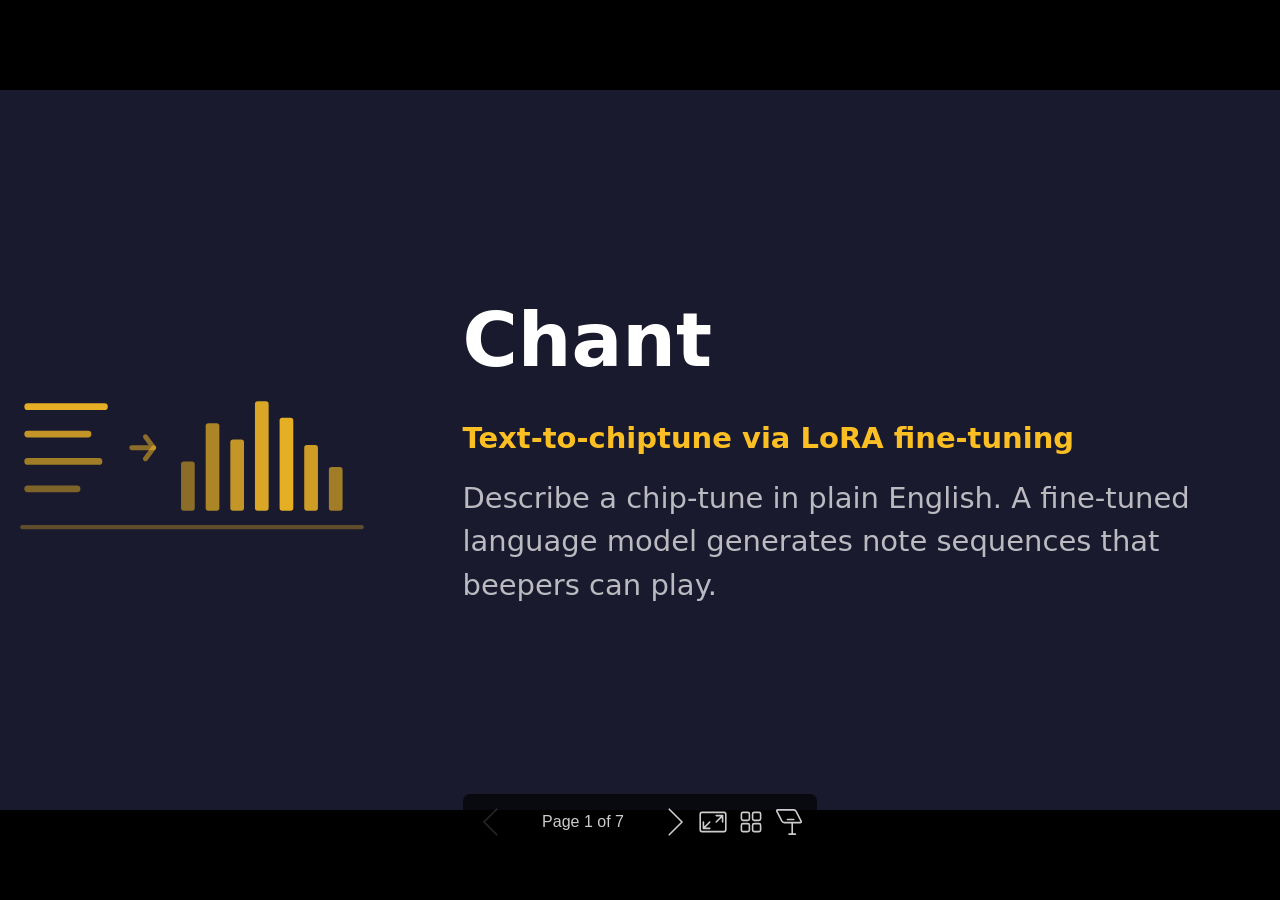
<file: chant/docs/presentation.html>
<!DOCTYPE html><html lang="C"><head><title>Chant</title><meta property="og:title" content="Chant"><meta charset="UTF-8"><meta name="viewport" content="width=device-width,height=device-height,initial-scale=1.0"><meta name="apple-mobile-web-app-capable" content="yes"><meta http-equiv="X-UA-Compatible" content="ie=edge"><meta property="og:type" content="website"><meta name="twitter:card" content="summary"><style>@media screen{body[data-bespoke-view=""] .bespoke-marp-parent>.bespoke-marp-osc>button,body[data-bespoke-view=next] .bespoke-marp-parent>.bespoke-marp-osc>button,body[data-bespoke-view=overview] button.bespoke-marp-overview-close,body[data-bespoke-view=presenter] .bespoke-marp-presenter-container .bespoke-marp-presenter-info-container .bespoke-marp-presenter-info-page-area .bespoke-marp-presenter-info-page,body[data-bespoke-view=presenter] .bespoke-marp-presenter-container .bespoke-marp-presenter-info-container button,body[data-bespoke-view=presenter] .bespoke-marp-presenter-container .bespoke-marp-presenter-note-container button{appearance:none;background-color:initial;border:0;color:inherit;cursor:pointer;font-size:inherit;opacity:.8;outline:none;padding:0;transition:opacity .2s linear;-webkit-tap-highlight-color:transparent}body[data-bespoke-view=""] .bespoke-marp-parent>.bespoke-marp-osc>button:disabled,body[data-bespoke-view=next] .bespoke-marp-parent>.bespoke-marp-osc>button:disabled,body[data-bespoke-view=overview] button.bespoke-marp-overview-close:disabled,body[data-bespoke-view=presenter] .bespoke-marp-presenter-container .bespoke-marp-presenter-info-container .bespoke-marp-presenter-info-page-area .bespoke-marp-presenter-info-page:disabled,body[data-bespoke-view=presenter] .bespoke-marp-presenter-container .bespoke-marp-presenter-info-container button:disabled,body[data-bespoke-view=presenter] .bespoke-marp-presenter-container .bespoke-marp-presenter-note-container button:disabled{cursor:not-allowed;opacity:.15!important}body[data-bespoke-view=""] .bespoke-marp-parent>.bespoke-marp-osc>button:hover,body[data-bespoke-view=next] .bespoke-marp-parent>.bespoke-marp-osc>button:hover,body[data-bespoke-view=overview] button.bespoke-marp-overview-close:hover,body[data-bespoke-view=presenter] .bespoke-marp-presenter-container .bespoke-marp-presenter-info-container .bespoke-marp-presenter-info-page-area .bespoke-marp-presenter-info-page:hover,body[data-bespoke-view=presenter] .bespoke-marp-presenter-container .bespoke-marp-presenter-info-container button:hover,body[data-bespoke-view=presenter] .bespoke-marp-presenter-container .bespoke-marp-presenter-note-container button:hover{opacity:1}body[data-bespoke-view=""] .bespoke-marp-parent>.bespoke-marp-osc>button:hover:active,body[data-bespoke-view=next] .bespoke-marp-parent>.bespoke-marp-osc>button:hover:active,body[data-bespoke-view=overview] button.bespoke-marp-overview-close:hover:active,body[data-bespoke-view=presenter] .bespoke-marp-presenter-container .bespoke-marp-presenter-info-container .bespoke-marp-presenter-info-page-area .bespoke-marp-presenter-info-page:hover:active,body[data-bespoke-view=presenter] .bespoke-marp-presenter-container .bespoke-marp-presenter-info-container button:hover:active,body[data-bespoke-view=presenter] .bespoke-marp-presenter-container .bespoke-marp-presenter-note-container button:hover:active{opacity:.6}body[data-bespoke-view=""] .bespoke-marp-parent>.bespoke-marp-osc>button:hover:not(:disabled),body[data-bespoke-view=next] .bespoke-marp-parent>.bespoke-marp-osc>button:hover:not(:disabled),body[data-bespoke-view=overview] button.bespoke-marp-overview-close:hover:not(:disabled),body[data-bespoke-view=presenter] .bespoke-marp-presenter-container .bespoke-marp-presenter-info-container .bespoke-marp-presenter-info-page-area .bespoke-marp-presenter-info-page:hover:not(:disabled),body[data-bespoke-view=presenter] .bespoke-marp-presenter-container .bespoke-marp-presenter-info-container button:hover:not(:disabled),body[data-bespoke-view=presenter] .bespoke-marp-presenter-container .bespoke-marp-presenter-note-container button:hover:not(:disabled){transition:none}body[data-bespoke-view=""] .bespoke-marp-parent>.bespoke-marp-osc>button[data-bespoke-marp-osc=prev],body[data-bespoke-view=next] .bespoke-marp-parent>.bespoke-marp-osc>button[data-bespoke-marp-osc=prev],body[data-bespoke-view=presenter] .bespoke-marp-presenter-container .bespoke-marp-presenter-info-container button.bespoke-marp-presenter-info-page-prev{background:#0000 url("[data-uri]") no-repeat 50%;background-size:contain;overflow:hidden;text-indent:100%;white-space:nowrap}body[data-bespoke-view=""] .bespoke-marp-parent>.bespoke-marp-osc>button[data-bespoke-marp-osc=next],body[data-bespoke-view=next] .bespoke-marp-parent>.bespoke-marp-osc>button[data-bespoke-marp-osc=next],body[data-bespoke-view=presenter] .bespoke-marp-presenter-container .bespoke-marp-presenter-info-container button.bespoke-marp-presenter-info-page-next{background:#0000 url("[data-uri]") no-repeat 50%;background-size:contain;overflow:hidden;text-indent:100%;white-space:nowrap}:is(body[data-bespoke-view=""],body[data-bespoke-view=next]) .bespoke-marp-parent>.bespoke-marp-osc>button[data-bespoke-marp-osc=fullscreen]{background:#0000 url("[data-uri]") no-repeat 50%;background-size:contain;overflow:hidden;text-indent:100%;white-space:nowrap}:is(body[data-bespoke-view=""],body[data-bespoke-view=next]) .bespoke-marp-parent>.bespoke-marp-osc>button.exit[data-bespoke-marp-osc=fullscreen]{background-image:url("[data-uri]")}:is(body[data-bespoke-view=""],body[data-bespoke-view=next]) .bespoke-marp-parent>.bespoke-marp-osc>button[data-bespoke-marp-osc=presenter]{background:#0000 url("[data-uri]") no-repeat 50%;background-size:contain;overflow:hidden;text-indent:100%;white-space:nowrap}body[data-bespoke-view=overview] button.bespoke-marp-overview-close,body[data-bespoke-view=presenter] .bespoke-marp-presenter-container .bespoke-marp-presenter-note-container button.bespoke-marp-presenter-note-bigger{background:#0000 url("[data-uri]") no-repeat 50%;background-size:contain;overflow:hidden;text-indent:100%;white-space:nowrap}body[data-bespoke-view=presenter] .bespoke-marp-presenter-container .bespoke-marp-presenter-note-container button.bespoke-marp-presenter-note-smaller{background:#0000 url("[data-uri]") no-repeat 50%;background-size:contain;overflow:hidden;text-indent:100%;white-space:nowrap}:is(body[data-bespoke-view=""],body[data-bespoke-view=next]) .bespoke-marp-parent>.bespoke-marp-osc>button[data-bespoke-marp-osc=overview]{background:#0000 url("[data-uri]") no-repeat 50%;background-size:contain;overflow:hidden;text-indent:100%;white-space:nowrap}}@keyframes __bespoke_marp_transition_reduced_outgoing__{0%{opacity:1}to{opacity:0}}@keyframes __bespoke_marp_transition_reduced_incoming__{0%{mix-blend-mode:plus-lighter;opacity:0}to{mix-blend-mode:plus-lighter;opacity:1}}.bespoke-marp-note,.bespoke-marp-osc,.bespoke-progress-parent{display:none;transition:none}@media screen{::view-transition-group(*){animation-duration:var(--marp-bespoke-transition-animation-duration,.5s);animation-timing-function:ease}::view-transition-new(*),::view-transition-old(*){animation-delay:0s;animation-direction:var(--marp-bespoke-transition-animation-direction,normal);animation-duration:var(--marp-bespoke-transition-animation-duration,.5s);animation-fill-mode:both;animation-name:var(--marp-bespoke-transition-animation-name,var(--marp-bespoke-transition-animation-name-fallback,__bespoke_marp_transition_no_animation__));mix-blend-mode:normal}::view-transition-old(*){--marp-bespoke-transition-animation-name-fallback:__bespoke_marp_transition_reduced_outgoing__;animation-timing-function:ease}::view-transition-new(*){--marp-bespoke-transition-animation-name-fallback:__bespoke_marp_transition_reduced_incoming__;animation-timing-function:ease}::view-transition-new(root),::view-transition-old(root){animation-timing-function:linear}::view-transition-new(__bespoke_marp_transition_osc__),::view-transition-old(__bespoke_marp_transition_osc__){animation-duration:0s!important;animation-name:__bespoke_marp_transition_osc__!important}::view-transition-new(__bespoke_marp_transition_osc__){opacity:0!important}.bespoke-marp-transition-warming-up::view-transition-group(*),.bespoke-marp-transition-warming-up::view-transition-new(*),.bespoke-marp-transition-warming-up::view-transition-old(*){animation-play-state:paused!important}body,html{height:100%;margin:0}body{background:#000;overflow:hidden}svg.bespoke-marp-slide{content-visibility:hidden;interactivity:inert;opacity:0;pointer-events:none;z-index:-1}svg.bespoke-marp-slide:not(.bespoke-marp-active) *{view-transition-name:none!important}svg.bespoke-marp-slide.bespoke-marp-active{content-visibility:visible;interactivity:auto;opacity:1;pointer-events:auto;z-index:0}svg.bespoke-marp-slide.bespoke-marp-active.bespoke-marp-active-ready *{animation-name:__bespoke_marp__!important}@supports not (content-visibility:hidden){svg.bespoke-marp-slide[data-bespoke-marp-load=hideable]{display:none}svg.bespoke-marp-slide[data-bespoke-marp-load=hideable].bespoke-marp-active{display:block}}}@media screen and (prefers-reduced-motion:reduce){svg.bespoke-marp-slide *{view-transition-name:none!important}}@media screen{[data-bespoke-marp-fragment=inactive]{visibility:hidden}:is(body[data-bespoke-view=""],body[data-bespoke-view=next]) .bespoke-marp-parent{inset:0;position:absolute}:is(body[data-bespoke-view=""],body[data-bespoke-view=next]) .bespoke-marp-parent>.bespoke-marp-osc{background:#000000a6;border-radius:7px;bottom:50px;color:#fff;contain:paint;display:block;font-family:Helvetica,Arial,sans-serif;font-size:16px;left:50%;line-height:0;opacity:1;padding:12px;position:absolute;touch-action:manipulation;transform:translateX(-50%);transition:opacity .2s linear;-webkit-user-select:none;user-select:none;view-transition-name:__bespoke_marp_transition_osc__;white-space:nowrap;will-change:transform;z-index:1}:is(body[data-bespoke-view=""],body[data-bespoke-view=next]) .bespoke-marp-parent>.bespoke-marp-osc>:where(*){margin-left:6px}:is(body[data-bespoke-view=""],body[data-bespoke-view=next]) .bespoke-marp-parent>.bespoke-marp-osc>:where(*):where(:first-child){margin-left:0}:is(body[data-bespoke-view=""],body[data-bespoke-view=next]) .bespoke-marp-parent>.bespoke-marp-osc>span{opacity:.8}:is(body[data-bespoke-view=""],body[data-bespoke-view=next]) .bespoke-marp-parent>.bespoke-marp-osc>span[data-bespoke-marp-osc=page]{display:inline-block;min-width:140px;text-align:center}:is(body[data-bespoke-view=""],body[data-bespoke-view=next]) .bespoke-marp-parent>.bespoke-marp-osc>button[data-bespoke-marp-osc=fullscreen],:is(body[data-bespoke-view=""],body[data-bespoke-view=next]) .bespoke-marp-parent>.bespoke-marp-osc>button[data-bespoke-marp-osc=next],:is(body[data-bespoke-view=""],body[data-bespoke-view=next]) .bespoke-marp-parent>.bespoke-marp-osc>button[data-bespoke-marp-osc=overview],:is(body[data-bespoke-view=""],body[data-bespoke-view=next]) .bespoke-marp-parent>.bespoke-marp-osc>button[data-bespoke-marp-osc=presenter],:is(body[data-bespoke-view=""],body[data-bespoke-view=next]) .bespoke-marp-parent>.bespoke-marp-osc>button[data-bespoke-marp-osc=prev]{height:32px;line-height:32px;width:32px}:is(body[data-bespoke-view=""],body[data-bespoke-view=next]) .bespoke-marp-parent.bespoke-marp-inactive{cursor:none}:is(body[data-bespoke-view=""],body[data-bespoke-view=next]) .bespoke-marp-parent.bespoke-marp-inactive>.bespoke-marp-osc{opacity:0;pointer-events:none}:is(body[data-bespoke-view=""],body[data-bespoke-view=next]) svg.bespoke-marp-slide{height:100%;left:0;position:absolute;top:0;width:100%}body[data-bespoke-view=""] .bespoke-progress-parent{background:#222;display:flex;height:5px;width:100%}body[data-bespoke-view=""] .bespoke-progress-parent+:where(.bespoke-marp-parent){top:5px}body[data-bespoke-view=""] .bespoke-progress-parent .bespoke-progress-bar{background:#0288d1;flex:0 0 0;transition:flex-basis .2s cubic-bezier(0,1,1,1)}body[data-bespoke-view=next]{background:#0000}body[data-bespoke-view=presenter]{background:#161616}body[data-bespoke-view=presenter] .bespoke-marp-presenter-container{display:grid;font-family:Helvetica,Arial,sans-serif;grid-template:"current dragbar next" minmax(140px,1fr) "current dragbar note" 2fr "info    dragbar note" 3em;grid-template-columns:minmax(3px,var(--bespoke-marp-presenter-split-ratio,66%)) 0 minmax(3px,1fr);height:100%;left:0;position:absolute;top:0;width:100%}body[data-bespoke-view=presenter] .bespoke-marp-presenter-container :where(.bespoke-marp-parent){grid-area:current;overflow:hidden;position:relative}body[data-bespoke-view=presenter] .bespoke-marp-presenter-container :where(.bespoke-marp-parent) :where(svg.bespoke-marp-slide){height:calc(100% - 40px);left:20px;pointer-events:none;position:absolute;top:20px;-webkit-user-select:none;user-select:none;width:calc(100% - 40px)}body[data-bespoke-view=presenter] .bespoke-marp-presenter-container :where(.bespoke-marp-parent) :where(svg.bespoke-marp-slide).bespoke-marp-active{filter:drop-shadow(0 3px 10px rgba(0,0,0,.5))}body[data-bespoke-view=presenter] .bespoke-marp-presenter-container .bespoke-marp-presenter-dragbar-container{background:#0288d1;cursor:col-resize;grid-area:dragbar;margin-left:-3px;opacity:0;position:relative;transition:opacity .4s linear .1s;width:6px;z-index:10}body[data-bespoke-view=presenter] .bespoke-marp-presenter-container .bespoke-marp-presenter-dragbar-container:hover{opacity:1}body[data-bespoke-view=presenter] .bespoke-marp-presenter-container .bespoke-marp-presenter-dragbar-container.active{opacity:1;transition-delay:0s}body[data-bespoke-view=presenter] .bespoke-marp-presenter-container .bespoke-marp-presenter-next-container{background:#222;cursor:pointer;display:none;grid-area:next;overflow:hidden;position:relative}body[data-bespoke-view=presenter] .bespoke-marp-presenter-container .bespoke-marp-presenter-next-container.active{display:block}body[data-bespoke-view=presenter] .bespoke-marp-presenter-container .bespoke-marp-presenter-next-container iframe.bespoke-marp-presenter-next{background:#0000;border:0;display:block;filter:drop-shadow(0 3px 10px rgba(0,0,0,.5));height:calc(100% - 40px);left:20px;pointer-events:none;position:absolute;interactivity:inert;top:20px;-webkit-user-select:none;user-select:none;width:calc(100% - 40px)}body[data-bespoke-view=presenter] .bespoke-marp-presenter-container .bespoke-marp-presenter-note-container{background:#222;color:#eee;grid-area:note;position:relative;z-index:1}body[data-bespoke-view=presenter] .bespoke-marp-presenter-container .bespoke-marp-presenter-note-container button{height:1.5em;line-height:1.5em;width:1.5em}body[data-bespoke-view=presenter] .bespoke-marp-presenter-container .bespoke-marp-presenter-note-container .bespoke-marp-presenter-note-wrapper{display:block;inset:0;position:absolute}body[data-bespoke-view=presenter] .bespoke-marp-presenter-container .bespoke-marp-presenter-note-container .bespoke-marp-presenter-note-buttons{background:#000000a6;border-radius:4px;bottom:0;display:flex;gap:4px;margin:12px;opacity:0;padding:6px;pointer-events:none;position:absolute;right:0;transition:opacity .2s linear}body[data-bespoke-view=presenter] .bespoke-marp-presenter-container .bespoke-marp-presenter-note-container .bespoke-marp-presenter-note-buttons:focus-within,body[data-bespoke-view=presenter] .bespoke-marp-presenter-container .bespoke-marp-presenter-note-container .bespoke-marp-presenter-note-wrapper:focus-within+.bespoke-marp-presenter-note-buttons,body[data-bespoke-view=presenter] .bespoke-marp-presenter-container .bespoke-marp-presenter-note-container:hover .bespoke-marp-presenter-note-buttons{opacity:1;pointer-events:auto}body[data-bespoke-view=presenter] .bespoke-marp-presenter-container .bespoke-marp-presenter-note-container .bespoke-marp-note{box-sizing:border-box;font-size:calc(1.1em*var(--bespoke-marp-note-font-scale, 1));height:calc(100% - 40px);margin:20px;overflow:auto;padding-right:3px;white-space:pre-wrap;width:calc(100% - 40px);word-wrap:break-word;scrollbar-color:#eeeeee80 #0000;scrollbar-width:thin}body[data-bespoke-view=presenter] .bespoke-marp-presenter-container .bespoke-marp-presenter-note-container .bespoke-marp-note::-webkit-scrollbar{width:6px}body[data-bespoke-view=presenter] .bespoke-marp-presenter-container .bespoke-marp-presenter-note-container .bespoke-marp-note::-webkit-scrollbar-track{background:#0000}body[data-bespoke-view=presenter] .bespoke-marp-presenter-container .bespoke-marp-presenter-note-container .bespoke-marp-note::-webkit-scrollbar-thumb{background:#eeeeee80;border-radius:6px}body[data-bespoke-view=presenter] .bespoke-marp-presenter-container .bespoke-marp-presenter-note-container .bespoke-marp-note:empty{pointer-events:none}body[data-bespoke-view=presenter] .bespoke-marp-presenter-container .bespoke-marp-presenter-note-container .bespoke-marp-note.active{display:block}body[data-bespoke-view=presenter] .bespoke-marp-presenter-container .bespoke-marp-presenter-note-container .bespoke-marp-note p:first-child{margin-top:0}body[data-bespoke-view=presenter] .bespoke-marp-presenter-container .bespoke-marp-presenter-note-container .bespoke-marp-note p:last-child{margin-bottom:0}body[data-bespoke-view=presenter] .bespoke-marp-presenter-container .bespoke-marp-presenter-info-container{align-items:center;box-sizing:border-box;color:#eee;display:flex;flex-wrap:nowrap;grid-area:info;justify-content:center;overflow:hidden;padding:0 10px}body[data-bespoke-view=presenter] .bespoke-marp-presenter-container .bespoke-marp-presenter-info-container :is(.bespoke-marp-presenter-info-page-area,.bespoke-marp-presenter-info-time,.bespoke-marp-presenter-info-timer){box-sizing:border-box;display:block;padding:0 10px;white-space:nowrap;width:100%}body[data-bespoke-view=presenter] .bespoke-marp-presenter-container .bespoke-marp-presenter-info-container button{height:1.5em;line-height:1.5em;width:1.5em}body[data-bespoke-view=presenter] .bespoke-marp-presenter-container .bespoke-marp-presenter-info-container .bespoke-marp-presenter-info-page-area{order:2;text-align:center}body[data-bespoke-view=presenter] .bespoke-marp-presenter-container .bespoke-marp-presenter-info-container .bespoke-marp-presenter-info-page-area .bespoke-marp-presenter-info-page{display:inline-block;min-width:120px;text-align:center}body[data-bespoke-view=presenter] .bespoke-marp-presenter-container .bespoke-marp-presenter-info-container .bespoke-marp-presenter-info-time{color:#999;order:1;text-align:left}body[data-bespoke-view=presenter] .bespoke-marp-presenter-container .bespoke-marp-presenter-info-container .bespoke-marp-presenter-info-timer{color:#999;order:3;text-align:right}body[data-bespoke-view=presenter] .bespoke-marp-presenter-container .bespoke-marp-presenter-info-container .bespoke-marp-presenter-info-timer:hover{cursor:pointer}body[data-bespoke-view=overview]{background:#161616;overflow:auto}body[data-bespoke-view=overview] [data-bespoke-marp-fragment=inactive]{visibility:visible}body[data-bespoke-view=overview] .bespoke-marp-overview-header{backdrop-filter:blur(4px);background:#222222d9;box-shadow:0 3px 10px #00000080;box-sizing:border-box;display:flex;height:48px;inset:0 0 auto;justify-content:flex-end;padding:10px;position:fixed;z-index:1}body[data-bespoke-view=overview] button.bespoke-marp-overview-close{height:28px;line-height:28px;transform:rotate(45deg);width:28px}body[data-bespoke-view=overview] .bespoke-marp-parent{display:grid;gap:40px;grid-template-columns:repeat(auto-fit,minmax(0,240px));justify-content:space-around;padding:30px}body[data-bespoke-view=overview] .bespoke-marp-parent svg.bespoke-marp-slide{--bov-selected:#0000;--bov-focus:#161616;--bov-focus-outline:#0000;background-image:conic-gradient(#161616 0 0),conic-gradient(var(--bov-focus) 0 0),conic-gradient(var(--bov-focus-outline) 0 0),conic-gradient(var(--bov-selected) 0 0);background-position:5px 5px,3px 3px,2px 2px,0 0;background-repeat:no-repeat;background-size:calc(100% - 10px) calc(100% - 10px),calc(100% - 6px) calc(100% - 6px),calc(100% - 4px) calc(100% - 4px),100% 100%;content-visibility:visible;cursor:pointer;filter:drop-shadow(0 3px 10px rgba(0,0,0,.5));margin:-6px;padding:6px;interactivity:auto;opacity:1;outline:0;pointer-events:auto;scroll-margin-block:30px;width:100%;z-index:0}body[data-bespoke-view=overview] .bespoke-marp-parent svg.bespoke-marp-slide *,body[data-bespoke-view=overview] .bespoke-marp-parent svg.bespoke-marp-slide.bespoke-marp-active *{pointer-events:none;interactivity:inert}body[data-bespoke-view=overview] .bespoke-marp-parent :is(svg.bespoke-marp-slide:active,svg.bespoke-marp-slide:focus-visible,svg.bespoke-marp-slide:hover){--bov-focus-outline:#161616}body[data-bespoke-view=overview] .bespoke-marp-parent svg.bespoke-marp-slide:focus-visible,body[data-bespoke-view=overview] .bespoke-marp-parent svg.bespoke-marp-slide:hover{--bov-focus:#999}body[data-bespoke-view=overview] .bespoke-marp-parent svg.bespoke-marp-slide:active{--bov-focus:#eee}body[data-bespoke-view=overview] .bespoke-marp-parent svg.bespoke-marp-slide.bespoke-marp-active{--bov-selected:#0288d1}body[data-bespoke-view=overview]:has(.bespoke-marp-overview-header) .bespoke-marp-parent{padding-top:78px}body[data-bespoke-view=overview]:has(.bespoke-marp-overview-header) .bespoke-marp-parent svg.bespoke-marp-slide{scroll-margin-top:78px}.bespoke-marp-overview{background:#000000a6;inset:0;opacity:0;pointer-events:none;position:fixed;transition:opacity .1s ease;z-index:10}.bespoke-marp-overview iframe{background:#222;border:0;display:block;height:100%;left:0;position:absolute;top:0;width:100%}.bespoke-marp-overview[data-open="1"]{opacity:1;pointer-events:auto}}@media print{.bespoke-marp-overview,.bespoke-marp-presenter-info-container,.bespoke-marp-presenter-next-container,.bespoke-marp-presenter-note-container{display:none}}</style><style>div#\:\$p > svg > foreignObject > section{width:1280px;height:720px;box-sizing:border-box;overflow:hidden;position:relative;scroll-snap-align:center center;-webkit-text-size-adjust:100%;text-size-adjust:100%}div#\:\$p > svg > foreignObject > section::after{bottom:0;content:attr(data-marpit-pagination);padding:inherit;pointer-events:none;position:absolute;right:0}div#\:\$p > svg > foreignObject > section:not([data-marpit-pagination])::after{display:none}div#\:\$p > svg > foreignObject > section :where(:is(h1, marp-h1)){font-size:2em;margin-block:0.67em}div#\:\$p > svg > foreignObject > section section:where(:is(h1, marp-h1)){--marpit-root-font-size: 2em}div#\:\$p > svg > foreignObject > section video::-webkit-media-controls{will-change:transform}@page {size:1280px 720px;margin:0}@media print{html, body{background-color:#fff;margin:0;page-break-inside:avoid;break-inside:avoid-page}div#\:\$p > svg > foreignObject > section{page-break-before:always;break-before:page}div#\:\$p > svg > foreignObject > section, div#\:\$p > svg > foreignObject > section *{-webkit-print-color-adjust:exact!important;animation-delay:0s!important;animation-duration:0s!important;color-adjust:exact!important;print-color-adjust:exact!important;transition:none!important}div#\:\$p > svg[data-marpit-svg]{display:block;height:100vh;width:100vw}}div#\:\$p > svg > foreignObject > :where(section){container-type:size}div#\:\$p > svg > foreignObject > section img[data-marp-twemoji]{background:transparent;height:1em;margin:0 .05em 0 .1em;vertical-align:-.1em;width:1em}div#\:\$p > svg > foreignObject > section{--fgColor-danger:light-dark(#d1242f, #f85149);--bgColor-attention-muted:light-dark(#fff8c5, #bb800926);--bgColor-muted:light-dark(#f6f8fa, #151b23);--bgColor-neutral-muted:light-dark(#818b981f, #656c7633);--borderColor-accent-emphasis:light-dark(#0969da, #1f6feb);--borderColor-attention-emphasis:light-dark(#9a6700, #9e6a03);--borderColor-danger-emphasis:light-dark(#cf222e, #da3633);--borderColor-default:light-dark(#d1d9e0, #3d444d);--borderColor-done-emphasis:light-dark(#8250df, #8957e5);--borderColor-success-emphasis:light-dark(#1a7f37, #238636);--color-prettylights-syntax-brackethighlighter-angle:light-dark(#59636e, #9198a1);--color-prettylights-syntax-brackethighlighter-unmatched:light-dark(#82071e, #f85149);--color-prettylights-syntax-carriage-return-bg:light-dark(#cf222e, #b62324);--color-prettylights-syntax-carriage-return-text:light-dark(#f6f8fa, #f0f6fc);--color-prettylights-syntax-comment:light-dark(#59636e, #9198a1);--color-prettylights-syntax-constant:light-dark(#0550ae, #79c0ff);--color-prettylights-syntax-constant-other-reference-link:light-dark(#0a3069, #a5d6ff);--color-prettylights-syntax-entity:light-dark(#6639ba, #d2a8ff);--color-prettylights-syntax-entity-tag:light-dark(#0550ae, #7ee787);--color-prettylights-syntax-invalid-illegal-text:light-dark(var(--fgColor-danger), var(--fgColor-danger));--color-prettylights-syntax-keyword:light-dark(#cf222e, #ff7b72);--color-prettylights-syntax-markup-changed-bg:light-dark(#ffd8b5, #5a1e02);--color-prettylights-syntax-markup-changed-text:light-dark(#953800, #ffdfb6);--color-prettylights-syntax-markup-deleted-bg:light-dark(#ffebe9, #67060c);--color-prettylights-syntax-markup-deleted-text:light-dark(#82071e, #ffdcd7);--color-prettylights-syntax-markup-heading:light-dark(#0550ae, #1f6feb);--color-prettylights-syntax-markup-ignored-bg:light-dark(#0550ae, #1158c7);--color-prettylights-syntax-markup-ignored-text:light-dark(#d1d9e0, #f0f6fc);--color-prettylights-syntax-markup-inserted-bg:light-dark(#dafbe1, #033a16);--color-prettylights-syntax-markup-inserted-text:light-dark(#116329, #aff5b4);--color-prettylights-syntax-markup-list:light-dark(#3b2300, #f2cc60);--color-prettylights-syntax-meta-diff-range:light-dark(#8250df, #d2a8ff);--color-prettylights-syntax-string:light-dark(#0a3069, #a5d6ff);--color-prettylights-syntax-string-regexp:light-dark(#116329, #7ee787);--color-prettylights-syntax-sublimelinter-gutter-mark:light-dark(#818b98, #3d444d);--color-prettylights-syntax-variable:light-dark(#953800, #ffa657);--fgColor-accent:light-dark(#0969da, #4493f8);--fgColor-attention:light-dark(#9a6700, #d29922);--fgColor-done:light-dark(#8250df, #ab7df8);--fgColor-muted:light-dark(#59636e, #9198a1);--fgColor-success:light-dark(#1a7f37, #3fb950);--bgColor-default:light-dark(#fff, #0d1117);--borderColor-muted:light-dark(#d1d9e0b3, #3d444db3);--color-prettylights-syntax-invalid-illegal-bg:light-dark(var(--bgColor-danger-muted), var(--bgColor-danger-muted));--color-prettylights-syntax-markup-bold:light-dark(#1f2328, #f0f6fc);--color-prettylights-syntax-markup-italic:light-dark(#1f2328, #f0f6fc);--color-prettylights-syntax-storage-modifier-import:light-dark(#1f2328, #f0f6fc);--fgColor-default:light-dark(#1f2328, #f0f6fc);--focus-outlineColor:light-dark(var(--borderColor-accent-emphasis), var(--borderColor-accent-emphasis));--borderColor-neutral-muted:light-dark(var(--borderColor-muted), var(--borderColor-muted));--base-size-16:calc(var(--marpit-root-font-size, 1rem) * 1);--base-size-24:calc(var(--marpit-root-font-size, 1rem) * 1.5);--base-size-4:calc(var(--marpit-root-font-size, 1rem) * 0.25);--base-size-40:calc(var(--marpit-root-font-size, 1rem) * 2.5);--base-size-8:calc(var(--marpit-root-font-size, 1rem) * 0.5);--base-text-weight-medium:500;--base-text-weight-normal:400;--base-text-weight-semibold:600;--fontStack-monospace:ui-monospace, SFMono-Regular, SF Mono, Menlo, Consolas, Liberation Mono, monospace;--fontStack-sansSerif:-apple-system, BlinkMacSystemFont, "Segoe UI", "Noto Sans", Helvetica, Arial, sans-serif, "Apple Color Emoji", "Segoe UI Emoji";}/*!
 * Marp default theme.
 *
 * @theme default
 * @author Yuki Hattori
 *
 * @auto-scaling true
 * @size 16:9 1280px 720px
 * @size 4:3 960px 720px
 */div#\:\$p > svg > foreignObject > section [data-theme=light],div#\:\$p > svg > foreignObject > section{color-scheme:light}div#\:\$p > svg > foreignObject > section [data-theme=dark],div#\:\$p > svg > foreignObject > section:where(.invert){color-scheme:dark}div#\:\$p > svg > foreignObject > section{-ms-text-size-adjust:100%;-webkit-text-size-adjust:100%;margin:0;font-weight:var(--base-text-weight-normal, 400);color:var(--fgColor-default);background-color:var(--bgColor-default);font-family:var(--fontStack-sansSerif, -apple-system, BlinkMacSystemFont, "Segoe UI", "Noto Sans", Helvetica, Arial, sans-serif, "Apple Color Emoji", "Segoe UI Emoji");font-size:16px;line-height:1.5;word-wrap:break-word}div#\:\$p > svg > foreignObject > section{--marpit-root-font-size:16px}div#\:\$p > svg > foreignObject > section a{text-decoration:underline;text-underline-offset:calc(var(--marpit-root-font-size, 1rem) * .2)}div#\:\$p > svg > foreignObject > section :is(h1, marp-h1):hover .anchor .octicon-link:before,div#\:\$p > svg > foreignObject > section :is(h2, marp-h2):hover .anchor .octicon-link:before,div#\:\$p > svg > foreignObject > section :is(h3, marp-h3):hover .anchor .octicon-link:before,div#\:\$p > svg > foreignObject > section :is(h4, marp-h4):hover .anchor .octicon-link:before,div#\:\$p > svg > foreignObject > section :is(h5, marp-h5):hover .anchor .octicon-link:before,div#\:\$p > svg > foreignObject > section :is(h6, marp-h6):hover .anchor .octicon-link:before{width:16px;height:16px;content:" ";display:inline-block;background-color:currentColor;-webkit-mask-image:url('data:image/svg+xml;charset=utf-8,<svg xmlns="http://www.w3.org/2000/svg" aria-hidden="true" viewBox="0 0 16 16"><path fill-rule="evenodd" d="M7.775 3.275a.75.75 0 0 0 1.06 1.06l1.25-1.25a2 2 0 1 1 2.83 2.83l-2.5 2.5a2 2 0 0 1-2.83 0 .75.75 0 0 0-1.06 1.06 3.5 3.5 0 0 0 4.95 0l2.5-2.5a3.5 3.5 0 0 0-4.95-4.95zm-4.69 9.64a2 2 0 0 1 0-2.83l2.5-2.5a2 2 0 0 1 2.83 0 .75.75 0 0 0 1.06-1.06 3.5 3.5 0 0 0-4.95 0l-2.5 2.5a3.5 3.5 0 0 0 4.95 4.95l1.25-1.25a.75.75 0 0 0-1.06-1.06l-1.25 1.25a2 2 0 0 1-2.83 0"/></svg>');mask-image:url('data:image/svg+xml;charset=utf-8,<svg xmlns="http://www.w3.org/2000/svg" aria-hidden="true" viewBox="0 0 16 16"><path fill-rule="evenodd" d="M7.775 3.275a.75.75 0 0 0 1.06 1.06l1.25-1.25a2 2 0 1 1 2.83 2.83l-2.5 2.5a2 2 0 0 1-2.83 0 .75.75 0 0 0-1.06 1.06 3.5 3.5 0 0 0 4.95 0l2.5-2.5a3.5 3.5 0 0 0-4.95-4.95zm-4.69 9.64a2 2 0 0 1 0-2.83l2.5-2.5a2 2 0 0 1 2.83 0 .75.75 0 0 0 1.06-1.06 3.5 3.5 0 0 0-4.95 0l-2.5 2.5a3.5 3.5 0 0 0 4.95 4.95l1.25-1.25a.75.75 0 0 0-1.06-1.06l-1.25 1.25a2 2 0 0 1-2.83 0"/></svg>')}div#\:\$p > svg > foreignObject > section details,div#\:\$p > svg > foreignObject > section figcaption,div#\:\$p > svg > foreignObject > section figure{display:block}div#\:\$p > svg > foreignObject > section summary{display:list-item}div#\:\$p > svg > foreignObject > section [hidden]{display:none!important}div#\:\$p > svg > foreignObject > section a{background-color:transparent;color:var(--fgColor-accent);text-decoration:none}div#\:\$p > svg > foreignObject > section abbr[title]{border-bottom:none;-webkit-text-decoration:underline dotted;text-decoration:underline dotted}div#\:\$p > svg > foreignObject > section b,div#\:\$p > svg > foreignObject > section strong{font-weight:var(--base-text-weight-semibold, 600)}div#\:\$p > svg > foreignObject > section dfn{font-style:italic}div#\:\$p > svg > foreignObject > section :is(h1, marp-h1){margin:.67em 0;font-weight:var(--base-text-weight-semibold, 600);padding-bottom:.3em;font-size:2em;border-bottom:1px solid var(--borderColor-muted)}div#\:\$p > svg > foreignObject > section mark{background-color:var(--bgColor-attention-muted);color:var(--fgColor-default)}div#\:\$p > svg > foreignObject > section small{font-size:90%}div#\:\$p > svg > foreignObject > section sub,div#\:\$p > svg > foreignObject > section sup{font-size:75%;line-height:0;position:relative;vertical-align:baseline}div#\:\$p > svg > foreignObject > section sub{bottom:-.25em}div#\:\$p > svg > foreignObject > section sup{top:-.5em}div#\:\$p > svg > foreignObject > section img{border-style:none;max-width:100%;box-sizing:content-box}div#\:\$p > svg > foreignObject > section code,div#\:\$p > svg > foreignObject > section kbd,div#\:\$p > svg > foreignObject > section :is(pre, marp-pre),div#\:\$p > svg > foreignObject > section samp{font-family:monospace;font-size:1em}div#\:\$p > svg > foreignObject > section figure{margin:1em var(--base-size-40)}div#\:\$p > svg > foreignObject > section hr{box-sizing:content-box;overflow:hidden;background:transparent;height:.25em;padding:0;margin:var(--base-size-24) 0;background-color:var(--borderColor-default);border:0}div#\:\$p > svg > foreignObject > section input{font:inherit;margin:0;overflow:visible;font-family:inherit;font-size:inherit;line-height:inherit}div#\:\$p > svg > foreignObject > section [type=button],div#\:\$p > svg > foreignObject > section [type=reset],div#\:\$p > svg > foreignObject > section [type=submit]{-webkit-appearance:button;-moz-appearance:button;appearance:button}div#\:\$p > svg > foreignObject > section [type=checkbox],div#\:\$p > svg > foreignObject > section [type=radio]{box-sizing:border-box;padding:0}div#\:\$p > svg > foreignObject > section [type=number]::-webkit-inner-spin-button,div#\:\$p > svg > foreignObject > section [type=number]::-webkit-outer-spin-button{height:auto}div#\:\$p > svg > foreignObject > section [type=search]::-webkit-search-cancel-button,div#\:\$p > svg > foreignObject > section [type=search]::-webkit-search-decoration{-webkit-appearance:none;appearance:none}div#\:\$p > svg > foreignObject > section ::-webkit-input-placeholder{color:inherit;opacity:.54}div#\:\$p > svg > foreignObject > section ::-webkit-file-upload-button{-webkit-appearance:button;appearance:button;font:inherit}div#\:\$p > svg > foreignObject > section a:hover{text-decoration:underline}div#\:\$p > svg > foreignObject > section ::-moz-placeholder{color:var(--fgColor-muted);opacity:1}div#\:\$p > svg > foreignObject > section ::placeholder{color:var(--fgColor-muted);opacity:1}div#\:\$p > svg > foreignObject > section hr:after,div#\:\$p > svg > foreignObject > section hr:before{display:table;content:""}div#\:\$p > svg > foreignObject > section hr:after{clear:both}div#\:\$p > svg > foreignObject > section table{border-spacing:0;border-collapse:collapse;display:block;width:-moz-max-content;width:max-content;max-width:100%;overflow:auto;font-variant:tabular-nums}div#\:\$p > svg > foreignObject > section td,div#\:\$p > svg > foreignObject > section th{padding:0}div#\:\$p > svg > foreignObject > section details summary{cursor:pointer}div#\:\$p > svg > foreignObject > section [role=button]:focus,div#\:\$p > svg > foreignObject > section a:focus,div#\:\$p > svg > foreignObject > section input[type=checkbox]:focus,div#\:\$p > svg > foreignObject > section input[type=radio]:focus{outline:2px solid var(--focus-outlineColor);outline-offset:-2px;box-shadow:none}div#\:\$p > svg > foreignObject > section [role=button]:focus:not(:focus-visible),div#\:\$p > svg > foreignObject > section a:focus:not(:focus-visible),div#\:\$p > svg > foreignObject > section input[type=checkbox]:focus:not(:focus-visible),div#\:\$p > svg > foreignObject > section input[type=radio]:focus:not(:focus-visible){outline:1px solid transparent}div#\:\$p > svg > foreignObject > section [role=button]:focus-visible,div#\:\$p > svg > foreignObject > section a:focus-visible,div#\:\$p > svg > foreignObject > section input[type=checkbox]:focus-visible,div#\:\$p > svg > foreignObject > section input[type=radio]:focus-visible{outline:2px solid var(--focus-outlineColor);outline-offset:-2px;box-shadow:none}div#\:\$p > svg > foreignObject > section a:not([class]):focus,div#\:\$p > svg > foreignObject > section a:not([class]):focus-visible,div#\:\$p > svg > foreignObject > section input[type=checkbox]:focus,div#\:\$p > svg > foreignObject > section input[type=checkbox]:focus-visible,div#\:\$p > svg > foreignObject > section input[type=radio]:focus,div#\:\$p > svg > foreignObject > section input[type=radio]:focus-visible{outline-offset:0}div#\:\$p > svg > foreignObject > section kbd{display:inline-block;padding:var(--base-size-4);font:11px var(--fontStack-monospace, ui-monospace, SFMono-Regular, SF Mono, Menlo, Consolas, Liberation Mono, monospace);line-height:10px;color:var(--fgColor-default);vertical-align:middle;background-color:var(--bgColor-muted);border-bottom-color:var(--borderColor-neutral-muted);border:1px solid var(--borderColor-neutral-muted);border-radius:6px;box-shadow:inset 0 -1px 0 var(--borderColor-neutral-muted)}div#\:\$p > svg > foreignObject > section :is(h1, marp-h1),div#\:\$p > svg > foreignObject > section :is(h2, marp-h2),div#\:\$p > svg > foreignObject > section :is(h3, marp-h3),div#\:\$p > svg > foreignObject > section :is(h4, marp-h4),div#\:\$p > svg > foreignObject > section :is(h5, marp-h5),div#\:\$p > svg > foreignObject > section :is(h6, marp-h6){margin-top:var(--base-size-24);margin-bottom:var(--base-size-16);font-weight:var(--base-text-weight-semibold, 600);line-height:1.25}div#\:\$p > svg > foreignObject > section :is(h2, marp-h2){padding-bottom:.3em;font-size:1.5em;border-bottom:1px solid var(--borderColor-muted)}div#\:\$p > svg > foreignObject > section :is(h2, marp-h2),div#\:\$p > svg > foreignObject > section :is(h3, marp-h3){font-weight:var(--base-text-weight-semibold, 600)}div#\:\$p > svg > foreignObject > section :is(h3, marp-h3){font-size:1.25em}div#\:\$p > svg > foreignObject > section :is(h4, marp-h4){font-size:1em}div#\:\$p > svg > foreignObject > section :is(h4, marp-h4),div#\:\$p > svg > foreignObject > section :is(h5, marp-h5){font-weight:var(--base-text-weight-semibold, 600)}div#\:\$p > svg > foreignObject > section :is(h5, marp-h5){font-size:.875em}div#\:\$p > svg > foreignObject > section :is(h6, marp-h6){font-weight:var(--base-text-weight-semibold, 600);font-size:.85em;color:var(--fgColor-muted)}div#\:\$p > svg > foreignObject > section p{margin-top:0;margin-bottom:10px}div#\:\$p > svg > foreignObject > section blockquote{margin:0;padding:0 1em;color:var(--fgColor-muted);border-left:.25em solid var(--borderColor-default)}div#\:\$p > svg > foreignObject > section ol,div#\:\$p > svg > foreignObject > section ul{margin-top:0;margin-bottom:0;padding-left:2em}div#\:\$p > svg > foreignObject > section ol ol,div#\:\$p > svg > foreignObject > section ul ol{list-style-type:lower-roman}div#\:\$p > svg > foreignObject > section ol ol ol,div#\:\$p > svg > foreignObject > section ol ul ol,div#\:\$p > svg > foreignObject > section ul ol ol,div#\:\$p > svg > foreignObject > section ul ul ol{list-style-type:lower-alpha}div#\:\$p > svg > foreignObject > section dd{margin-left:0}div#\:\$p > svg > foreignObject > section code,div#\:\$p > svg > foreignObject > section :is(pre, marp-pre),div#\:\$p > svg > foreignObject > section samp,div#\:\$p > svg > foreignObject > section tt{font-family:var(--fontStack-monospace, ui-monospace, SFMono-Regular, SF Mono, Menlo, Consolas, Liberation Mono, monospace);font-size:12px}div#\:\$p > svg > foreignObject > section :is(pre, marp-pre){margin-top:0;margin-bottom:0;word-wrap:normal}div#\:\$p > svg > foreignObject > section .octicon{display:inline-block;overflow:visible!important;vertical-align:text-bottom;fill:currentColor}div#\:\$p > svg > foreignObject > section input::-webkit-inner-spin-button,div#\:\$p > svg > foreignObject > section input::-webkit-outer-spin-button{margin:0;-webkit-appearance:none;appearance:none}div#\:\$p > svg > foreignObject > section .mr-2{margin-right:var(--base-size-8, 8px)!important}div#\:\$p > svg > foreignObject > section:after,div#\:\$p > svg > foreignObject > section:before{display:table}div#\:\$p > svg > foreignObject > section:after{clear:both}div#\:\$p > svg > foreignObject > section>:first-child{margin-top:0!important}div#\:\$p > svg > foreignObject > section>:last-child{margin-bottom:0!important}div#\:\$p > svg > foreignObject > section a:not([href]){color:inherit;text-decoration:none}div#\:\$p > svg > foreignObject > section .absent{color:var(--fgColor-danger)}div#\:\$p > svg > foreignObject > section .anchor{float:left;padding-right:var(--base-size-4);margin-left:-20px;line-height:1}div#\:\$p > svg > foreignObject > section .anchor:focus{outline:none}div#\:\$p > svg > foreignObject > section blockquote,div#\:\$p > svg > foreignObject > section details,div#\:\$p > svg > foreignObject > section dl,div#\:\$p > svg > foreignObject > section ol,div#\:\$p > svg > foreignObject > section p,div#\:\$p > svg > foreignObject > section :is(pre, marp-pre),div#\:\$p > svg > foreignObject > section table,div#\:\$p > svg > foreignObject > section ul{margin-top:0;margin-bottom:var(--base-size-16)}div#\:\$p > svg > foreignObject > section blockquote>:first-child{margin-top:0}div#\:\$p > svg > foreignObject > section blockquote>:last-child{margin-bottom:0}div#\:\$p > svg > foreignObject > section :is(h1, marp-h1) .octicon-link,div#\:\$p > svg > foreignObject > section :is(h2, marp-h2) .octicon-link,div#\:\$p > svg > foreignObject > section :is(h3, marp-h3) .octicon-link,div#\:\$p > svg > foreignObject > section :is(h4, marp-h4) .octicon-link,div#\:\$p > svg > foreignObject > section :is(h5, marp-h5) .octicon-link,div#\:\$p > svg > foreignObject > section :is(h6, marp-h6) .octicon-link{color:var(--fgColor-default);vertical-align:middle;visibility:hidden}div#\:\$p > svg > foreignObject > section :is(h1, marp-h1):hover .anchor,div#\:\$p > svg > foreignObject > section :is(h2, marp-h2):hover .anchor,div#\:\$p > svg > foreignObject > section :is(h3, marp-h3):hover .anchor,div#\:\$p > svg > foreignObject > section :is(h4, marp-h4):hover .anchor,div#\:\$p > svg > foreignObject > section :is(h5, marp-h5):hover .anchor,div#\:\$p > svg > foreignObject > section :is(h6, marp-h6):hover .anchor{text-decoration:none}div#\:\$p > svg > foreignObject > section :is(h1, marp-h1):hover .anchor .octicon-link,div#\:\$p > svg > foreignObject > section :is(h2, marp-h2):hover .anchor .octicon-link,div#\:\$p > svg > foreignObject > section :is(h3, marp-h3):hover .anchor .octicon-link,div#\:\$p > svg > foreignObject > section :is(h4, marp-h4):hover .anchor .octicon-link,div#\:\$p > svg > foreignObject > section :is(h5, marp-h5):hover .anchor .octicon-link,div#\:\$p > svg > foreignObject > section :is(h6, marp-h6):hover .anchor .octicon-link{visibility:visible}div#\:\$p > svg > foreignObject > section :is(h1, marp-h1) code,div#\:\$p > svg > foreignObject > section :is(h1, marp-h1) tt,div#\:\$p > svg > foreignObject > section :is(h2, marp-h2) code,div#\:\$p > svg > foreignObject > section :is(h2, marp-h2) tt,div#\:\$p > svg > foreignObject > section :is(h3, marp-h3) code,div#\:\$p > svg > foreignObject > section :is(h3, marp-h3) tt,div#\:\$p > svg > foreignObject > section :is(h4, marp-h4) code,div#\:\$p > svg > foreignObject > section :is(h4, marp-h4) tt,div#\:\$p > svg > foreignObject > section :is(h5, marp-h5) code,div#\:\$p > svg > foreignObject > section :is(h5, marp-h5) tt,div#\:\$p > svg > foreignObject > section :is(h6, marp-h6) code,div#\:\$p > svg > foreignObject > section :is(h6, marp-h6) tt{padding:0 .2em;font-size:inherit}div#\:\$p > svg > foreignObject > section summary :is(h1, marp-h1),div#\:\$p > svg > foreignObject > section summary :is(h2, marp-h2),div#\:\$p > svg > foreignObject > section summary :is(h3, marp-h3),div#\:\$p > svg > foreignObject > section summary :is(h4, marp-h4),div#\:\$p > svg > foreignObject > section summary :is(h5, marp-h5),div#\:\$p > svg > foreignObject > section summary :is(h6, marp-h6){display:inline-block}div#\:\$p > svg > foreignObject > section summary :is(h1, marp-h1) .anchor,div#\:\$p > svg > foreignObject > section summary :is(h2, marp-h2) .anchor,div#\:\$p > svg > foreignObject > section summary :is(h3, marp-h3) .anchor,div#\:\$p > svg > foreignObject > section summary :is(h4, marp-h4) .anchor,div#\:\$p > svg > foreignObject > section summary :is(h5, marp-h5) .anchor,div#\:\$p > svg > foreignObject > section summary :is(h6, marp-h6) .anchor{margin-left:-40px}div#\:\$p > svg > foreignObject > section summary :is(h1, marp-h1),div#\:\$p > svg > foreignObject > section summary :is(h2, marp-h2){padding-bottom:0;border-bottom:0}div#\:\$p > svg > foreignObject > section ol.no-list,div#\:\$p > svg > foreignObject > section ul.no-list{padding:0;list-style-type:none}div#\:\$p > svg > foreignObject > section ol[type="a s"]{list-style-type:lower-alpha}div#\:\$p > svg > foreignObject > section ol[type="A s"]{list-style-type:upper-alpha}div#\:\$p > svg > foreignObject > section ol[type="i s"]{list-style-type:lower-roman}div#\:\$p > svg > foreignObject > section ol[type="I s"]{list-style-type:upper-roman}div#\:\$p > svg > foreignObject > section div>ol:not([type]),div#\:\$p > svg > foreignObject > section ol[type="1"]{list-style-type:decimal}div#\:\$p > svg > foreignObject > section ol ol,div#\:\$p > svg > foreignObject > section ol ul,div#\:\$p > svg > foreignObject > section ul ol,div#\:\$p > svg > foreignObject > section ul ul{margin-top:0;margin-bottom:0}div#\:\$p > svg > foreignObject > section li>p{margin-top:var(--base-size-16)}div#\:\$p > svg > foreignObject > section li+li{margin-top:.25em}div#\:\$p > svg > foreignObject > section dl{padding:0}div#\:\$p > svg > foreignObject > section dl dt{padding:0;margin-top:var(--base-size-16);font-size:1em;font-style:italic;font-weight:var(--base-text-weight-semibold, 600)}div#\:\$p > svg > foreignObject > section dl dd{padding:0 var(--base-size-16);margin-bottom:var(--base-size-16)}div#\:\$p > svg > foreignObject > section table th{font-weight:var(--base-text-weight-semibold, 600)}div#\:\$p > svg > foreignObject > section table td,div#\:\$p > svg > foreignObject > section table th{padding:6px 13px;border:1px solid var(--borderColor-default)}div#\:\$p > svg > foreignObject > section table td>:last-child{margin-bottom:0}div#\:\$p > svg > foreignObject > section table tr{background-color:var(--bgColor-default);border-top:1px solid var(--borderColor-muted)}div#\:\$p > svg > foreignObject > section table tr:nth-child(2n){background-color:var(--bgColor-muted)}div#\:\$p > svg > foreignObject > section table img{background-color:transparent}div#\:\$p > svg > foreignObject > section img[align=right]{padding-left:20px}div#\:\$p > svg > foreignObject > section img[align=left]{padding-right:20px}div#\:\$p > svg > foreignObject > section .emoji{max-width:none;vertical-align:text-top;background-color:transparent}div#\:\$p > svg > foreignObject > section :is(span, marp-span).frame,div#\:\$p > svg > foreignObject > section :is(span, marp-span).frame>:is(span, marp-span){display:block;overflow:hidden}div#\:\$p > svg > foreignObject > section :is(span, marp-span).frame>:is(span, marp-span){float:left;width:auto;padding:7px;margin:13px 0 0;border:1px solid var(--borderColor-default)}div#\:\$p > svg > foreignObject > section :is(span, marp-span).frame :is(span, marp-span) img{display:block;float:left}div#\:\$p > svg > foreignObject > section :is(span, marp-span).frame :is(span, marp-span) :is(span, marp-span){display:block;padding:5px 0 0;clear:both;color:var(--fgColor-default)}div#\:\$p > svg > foreignObject > section :is(span, marp-span).align-center{display:block;overflow:hidden;clear:both}div#\:\$p > svg > foreignObject > section :is(span, marp-span).align-center>:is(span, marp-span){display:block;margin:13px auto 0;overflow:hidden;text-align:center}div#\:\$p > svg > foreignObject > section :is(span, marp-span).align-center :is(span, marp-span) img{margin:0 auto;text-align:center}div#\:\$p > svg > foreignObject > section :is(span, marp-span).align-right{display:block;overflow:hidden;clear:both}div#\:\$p > svg > foreignObject > section :is(span, marp-span).align-right>:is(span, marp-span){display:block;margin:13px 0 0;overflow:hidden;text-align:right}div#\:\$p > svg > foreignObject > section :is(span, marp-span).align-right :is(span, marp-span) img{margin:0;text-align:right}div#\:\$p > svg > foreignObject > section :is(span, marp-span).float-left{display:block;float:left;margin-right:13px;overflow:hidden}div#\:\$p > svg > foreignObject > section :is(span, marp-span).float-left :is(span, marp-span){margin:13px 0 0}div#\:\$p > svg > foreignObject > section :is(span, marp-span).float-right{display:block;float:right;margin-left:13px;overflow:hidden}div#\:\$p > svg > foreignObject > section :is(span, marp-span).float-right>:is(span, marp-span){display:block;margin:13px auto 0;overflow:hidden;text-align:right}div#\:\$p > svg > foreignObject > section code,div#\:\$p > svg > foreignObject > section tt{padding:.2em .4em;margin:0;font-size:85%;white-space:break-spaces;background-color:var(--bgColor-neutral-muted);border-radius:6px}div#\:\$p > svg > foreignObject > section code br,div#\:\$p > svg > foreignObject > section tt br{display:none}div#\:\$p > svg > foreignObject > section del code{text-decoration:inherit}div#\:\$p > svg > foreignObject > section samp{font-size:85%}div#\:\$p > svg > foreignObject > section :is(pre, marp-pre) code{font-size:100%}div#\:\$p > svg > foreignObject > section :is(pre, marp-pre)>code{padding:0;margin:0;word-break:normal;white-space:pre;background:transparent;border:0}div#\:\$p > svg > foreignObject > section .highlight{margin-bottom:var(--base-size-16)}div#\:\$p > svg > foreignObject > section .highlight :is(pre, marp-pre){margin-bottom:0;word-break:normal}div#\:\$p > svg > foreignObject > section :is(pre, marp-pre){padding:var(--base-size-16);overflow:auto;font-size:85%;line-height:1.45;color:var(--fgColor-default);background-color:var(--bgColor-muted);border-radius:6px}div#\:\$p > svg > foreignObject > section :is(pre, marp-pre) code,div#\:\$p > svg > foreignObject > section :is(pre, marp-pre) tt{display:inline;padding:0;margin:0;overflow:visible;line-height:inherit;word-wrap:normal;background-color:transparent;border:0}div#\:\$p > svg > foreignObject > section .csv-data td,div#\:\$p > svg > foreignObject > section .csv-data th{padding:5px;overflow:hidden;font-size:12px;line-height:1;text-align:left;white-space:nowrap}div#\:\$p > svg > foreignObject > section .csv-data .blob-num{padding:10px var(--base-size-8) 9px;text-align:right;background:var(--bgColor-default);border:0}div#\:\$p > svg > foreignObject > section .csv-data tr{border-top:0}div#\:\$p > svg > foreignObject > section .csv-data th{font-weight:var(--base-text-weight-semibold, 600);background:var(--bgColor-muted);border-top:0}div#\:\$p > svg > foreignObject > section [data-footnote-ref]:before{content:"["}div#\:\$p > svg > foreignObject > section [data-footnote-ref]:after{content:"]"}div#\:\$p > svg > foreignObject > section .footnotes{font-size:12px;color:var(--fgColor-muted);border-top:1px solid var(--borderColor-default)}div#\:\$p > svg > foreignObject > section div#\:\$p > svg > foreignObject > section section.footnotes{--marpit-root-font-size:12px}div#\:\$p > svg > foreignObject > section .footnotes ol,div#\:\$p > svg > foreignObject > section .footnotes ol ul{padding-left:var(--base-size-16)}div#\:\$p > svg > foreignObject > section .footnotes ol ul{display:inline-block;margin-top:var(--base-size-16)}div#\:\$p > svg > foreignObject > section .footnotes li{position:relative}div#\:\$p > svg > foreignObject > section .footnotes li:target:before{position:absolute;top:calc(var(--base-size-8)*-1);right:calc(var(--base-size-8)*-1);bottom:calc(var(--base-size-8)*-1);left:calc(var(--base-size-24)*-1);pointer-events:none;content:"";border:2px solid var(--borderColor-accent-emphasis);border-radius:6px}div#\:\$p > svg > foreignObject > section .footnotes li:target{color:var(--fgColor-default)}div#\:\$p > svg > foreignObject > section .footnotes .data-footnote-backref g-emoji{font-family:monospace}div#\:\$p > svg > foreignObject > section .pl-c{color:var(--color-prettylights-syntax-comment)}div#\:\$p > svg > foreignObject > section .pl-c1,div#\:\$p > svg > foreignObject > section .pl-s .pl-v{color:var(--color-prettylights-syntax-constant)}div#\:\$p > svg > foreignObject > section .pl-e,div#\:\$p > svg > foreignObject > section .pl-en{color:var(--color-prettylights-syntax-entity)}div#\:\$p > svg > foreignObject > section .pl-s .pl-s1,div#\:\$p > svg > foreignObject > section .pl-smi{color:var(--color-prettylights-syntax-storage-modifier-import)}div#\:\$p > svg > foreignObject > section .pl-ent{color:var(--color-prettylights-syntax-entity-tag)}div#\:\$p > svg > foreignObject > section .pl-k{color:var(--color-prettylights-syntax-keyword)}div#\:\$p > svg > foreignObject > section .pl-pds,div#\:\$p > svg > foreignObject > section .pl-s,div#\:\$p > svg > foreignObject > section .pl-s .pl-pse .pl-s1,div#\:\$p > svg > foreignObject > section .pl-sr,div#\:\$p > svg > foreignObject > section .pl-sr .pl-cce,div#\:\$p > svg > foreignObject > section .pl-sr .pl-sra,div#\:\$p > svg > foreignObject > section .pl-sr .pl-sre{color:var(--color-prettylights-syntax-string)}div#\:\$p > svg > foreignObject > section .pl-smw,div#\:\$p > svg > foreignObject > section .pl-v{color:var(--color-prettylights-syntax-variable)}div#\:\$p > svg > foreignObject > section .pl-bu{color:var(--color-prettylights-syntax-brackethighlighter-unmatched)}div#\:\$p > svg > foreignObject > section .pl-ii{color:var(--color-prettylights-syntax-invalid-illegal-text);background-color:var(--color-prettylights-syntax-invalid-illegal-bg)}div#\:\$p > svg > foreignObject > section .pl-c2{color:var(--color-prettylights-syntax-carriage-return-text);background-color:var(--color-prettylights-syntax-carriage-return-bg)}div#\:\$p > svg > foreignObject > section .pl-sr .pl-cce{font-weight:700;color:var(--color-prettylights-syntax-string-regexp)}div#\:\$p > svg > foreignObject > section .pl-ml{color:var(--color-prettylights-syntax-markup-list)}div#\:\$p > svg > foreignObject > section .pl-mh,div#\:\$p > svg > foreignObject > section .pl-mh .pl-en,div#\:\$p > svg > foreignObject > section .pl-ms{font-weight:700;color:var(--color-prettylights-syntax-markup-heading)}div#\:\$p > svg > foreignObject > section .pl-mi{font-style:italic;color:var(--color-prettylights-syntax-markup-italic)}div#\:\$p > svg > foreignObject > section .pl-mb{font-weight:700;color:var(--color-prettylights-syntax-markup-bold)}div#\:\$p > svg > foreignObject > section .pl-md{color:var(--color-prettylights-syntax-markup-deleted-text);background-color:var(--color-prettylights-syntax-markup-deleted-bg)}div#\:\$p > svg > foreignObject > section .pl-mi1{color:var(--color-prettylights-syntax-markup-inserted-text);background-color:var(--color-prettylights-syntax-markup-inserted-bg)}div#\:\$p > svg > foreignObject > section .pl-mc{color:var(--color-prettylights-syntax-markup-changed-text);background-color:var(--color-prettylights-syntax-markup-changed-bg)}div#\:\$p > svg > foreignObject > section .pl-mi2{color:var(--color-prettylights-syntax-markup-ignored-text);background-color:var(--color-prettylights-syntax-markup-ignored-bg)}div#\:\$p > svg > foreignObject > section .pl-mdr{font-weight:700;color:var(--color-prettylights-syntax-meta-diff-range)}div#\:\$p > svg > foreignObject > section .pl-ba{color:var(--color-prettylights-syntax-brackethighlighter-angle)}div#\:\$p > svg > foreignObject > section .pl-sg{color:var(--color-prettylights-syntax-sublimelinter-gutter-mark)}div#\:\$p > svg > foreignObject > section .pl-corl{text-decoration:underline;color:var(--color-prettylights-syntax-constant-other-reference-link)}div#\:\$p > svg > foreignObject > section [role=button]:focus:not(:focus-visible),div#\:\$p > svg > foreignObject > section [role=tabpanel][tabindex="0"]:focus:not(:focus-visible),div#\:\$p > svg > foreignObject > section a:focus:not(:focus-visible),div#\:\$p > svg > foreignObject > section button:focus:not(:focus-visible),div#\:\$p > svg > foreignObject > section summary:focus:not(:focus-visible){outline:none;box-shadow:none}div#\:\$p > svg > foreignObject > section [tabindex="0"]:focus:not(:focus-visible),div#\:\$p > svg > foreignObject > section details-dialog:focus:not(:focus-visible){outline:none}div#\:\$p > svg > foreignObject > section g-emoji{display:inline-block;min-width:1ch;font-family:Apple Color Emoji,Segoe UI Emoji,Segoe UI Symbol;font-size:1em;font-style:normal!important;font-weight:var(--base-text-weight-normal, 400);line-height:1;vertical-align:-.075em}div#\:\$p > svg > foreignObject > section g-emoji img{width:1em;height:1em}div#\:\$p > svg > foreignObject > section a:has(>p,>div,>:is(pre, marp-pre),>blockquote){display:block}div#\:\$p > svg > foreignObject > section a:has(>p,>div,>:is(pre, marp-pre),>blockquote):not(:has(.snippet-clipboard-content,>:is(pre, marp-pre))){width:-moz-fit-content;width:fit-content}div#\:\$p > svg > foreignObject > section a:has(>p,>div,>:is(pre, marp-pre),>blockquote):has(.snippet-clipboard-content,>:is(pre, marp-pre)):focus-visible{outline:2px solid var(--focus-outlineColor);outline-offset:2px}div#\:\$p > svg > foreignObject > section .task-list-item{list-style-type:none}div#\:\$p > svg > foreignObject > section .task-list-item label{font-weight:var(--base-text-weight-normal, 400)}div#\:\$p > svg > foreignObject > section .task-list-item.enabled label{cursor:pointer}div#\:\$p > svg > foreignObject > section .task-list-item+.task-list-item{margin-top:var(--base-size-4)}div#\:\$p > svg > foreignObject > section .task-list-item .handle{display:none}div#\:\$p > svg > foreignObject > section .task-list-item-checkbox{margin:0 .2em .25em -1.4em;vertical-align:middle}div#\:\$p > svg > foreignObject > section ul:dir(rtl) .task-list-item-checkbox{margin:0 -1.6em .25em .2em}div#\:\$p > svg > foreignObject > section ol:dir(rtl) .task-list-item-checkbox{margin:0 -1.6em .25em .2em}div#\:\$p > svg > foreignObject > section .contains-task-list:focus-within .task-list-item-convert-container,div#\:\$p > svg > foreignObject > section .contains-task-list:hover .task-list-item-convert-container{display:block;width:auto;height:24px;overflow:visible;clip-path:none}div#\:\$p > svg > foreignObject > section ::-webkit-calendar-picker-indicator{filter:invert(50%)}div#\:\$p > svg > foreignObject > section .markdown-alert{padding:var(--base-size-8) var(--base-size-16);margin-bottom:var(--base-size-16);color:inherit;border-left:.25em solid var(--borderColor-default)}div#\:\$p > svg > foreignObject > section .markdown-alert>:first-child{margin-top:0}div#\:\$p > svg > foreignObject > section .markdown-alert>:last-child{margin-bottom:0}div#\:\$p > svg > foreignObject > section .markdown-alert .markdown-alert-title{display:flex;font-weight:var(--base-text-weight-medium, 500);align-items:center;line-height:1}div#\:\$p > svg > foreignObject > section .markdown-alert.markdown-alert-note{border-left-color:var(--borderColor-accent-emphasis)}div#\:\$p > svg > foreignObject > section .markdown-alert.markdown-alert-note .markdown-alert-title{color:var(--fgColor-accent)}div#\:\$p > svg > foreignObject > section .markdown-alert.markdown-alert-important{border-left-color:var(--borderColor-done-emphasis)}div#\:\$p > svg > foreignObject > section .markdown-alert.markdown-alert-important .markdown-alert-title{color:var(--fgColor-done)}div#\:\$p > svg > foreignObject > section .markdown-alert.markdown-alert-warning{border-left-color:var(--borderColor-attention-emphasis)}div#\:\$p > svg > foreignObject > section .markdown-alert.markdown-alert-warning .markdown-alert-title{color:var(--fgColor-attention)}div#\:\$p > svg > foreignObject > section .markdown-alert.markdown-alert-tip{border-left-color:var(--borderColor-success-emphasis)}div#\:\$p > svg > foreignObject > section .markdown-alert.markdown-alert-tip .markdown-alert-title{color:var(--fgColor-success)}div#\:\$p > svg > foreignObject > section .markdown-alert.markdown-alert-caution{border-left-color:var(--borderColor-danger-emphasis)}div#\:\$p > svg > foreignObject > section .markdown-alert.markdown-alert-caution .markdown-alert-title{color:var(--fgColor-danger)}div#\:\$p > svg > foreignObject > section>:first-child>.heading-element:first-child{margin-top:0!important}div#\:\$p > svg > foreignObject > section .highlight :is(pre, marp-pre):has(+.zeroclipboard-container){min-height:52px}div#\:\$p > svg > foreignObject > section :is(h1, marp-h1){color:var(--h1-color);font-size:1.6em}div#\:\$p > svg > foreignObject > section :is(h1, marp-h1),div#\:\$p > svg > foreignObject > section :is(h2, marp-h2){border-bottom:none}div#\:\$p > svg > foreignObject > section :is(h2, marp-h2){font-size:1.3em}div#\:\$p > svg > foreignObject > section :is(h3, marp-h3){font-size:1.1em}div#\:\$p > svg > foreignObject > section :is(h4, marp-h4){font-size:1.05em}div#\:\$p > svg > foreignObject > section :is(h5, marp-h5){font-size:1em}div#\:\$p > svg > foreignObject > section :is(h6, marp-h6){font-size:.9em}div#\:\$p > svg > foreignObject > section :is(h1, marp-h1) strong,div#\:\$p > svg > foreignObject > section :is(h2, marp-h2) strong,div#\:\$p > svg > foreignObject > section :is(h3, marp-h3) strong,div#\:\$p > svg > foreignObject > section :is(h4, marp-h4) strong,div#\:\$p > svg > foreignObject > section :is(h5, marp-h5) strong,div#\:\$p > svg > foreignObject > section :is(h6, marp-h6) strong{font-weight:inherit;color:var(--heading-strong-color)}div#\:\$p > svg > foreignObject > section :is(h1, marp-h1)::part(auto-scaling),div#\:\$p > svg > foreignObject > section :is(h2, marp-h2)::part(auto-scaling),div#\:\$p > svg > foreignObject > section :is(h3, marp-h3)::part(auto-scaling),div#\:\$p > svg > foreignObject > section :is(h4, marp-h4)::part(auto-scaling),div#\:\$p > svg > foreignObject > section :is(h5, marp-h5)::part(auto-scaling),div#\:\$p > svg > foreignObject > section :is(h6, marp-h6)::part(auto-scaling){max-height:563px}div#\:\$p > svg > foreignObject > section hr{height:0;padding-top:.25em}div#\:\$p > svg > foreignObject > section img{background-color:transparent}div#\:\$p > svg > foreignObject > section :is(pre, marp-pre){border:1px solid var(--borderColor-default);line-height:1.15;overflow:visible}div#\:\$p > svg > foreignObject > section :is(pre, marp-pre)::part(auto-scaling){max-height:529px}div#\:\$p > svg > foreignObject > section :is(pre, marp-pre) :where(.hljs){color:var(--color-prettylights-syntax-storage-modifier-import)}div#\:\$p > svg > foreignObject > section :is(pre, marp-pre) :where(.hljs-doctag),div#\:\$p > svg > foreignObject > section :is(pre, marp-pre) :where(.hljs-keyword),div#\:\$p > svg > foreignObject > section :is(pre, marp-pre) :where(.hljs-meta .hljs-keyword),div#\:\$p > svg > foreignObject > section :is(pre, marp-pre) :where(.hljs-template-tag),div#\:\$p > svg > foreignObject > section :is(pre, marp-pre) :where(.hljs-template-variable),div#\:\$p > svg > foreignObject > section :is(pre, marp-pre) :where(.hljs-type),div#\:\$p > svg > foreignObject > section :is(pre, marp-pre) :where(.hljs-variable.language_){color:var(--color-prettylights-syntax-keyword)}div#\:\$p > svg > foreignObject > section :is(pre, marp-pre) :where(.hljs-title),div#\:\$p > svg > foreignObject > section :is(pre, marp-pre) :where(.hljs-title.class_),div#\:\$p > svg > foreignObject > section :is(pre, marp-pre) :where(.hljs-title.class_.inherited__),div#\:\$p > svg > foreignObject > section :is(pre, marp-pre) :where(.hljs-title.function_){color:var(--color-prettylights-syntax-entity)}div#\:\$p > svg > foreignObject > section :is(pre, marp-pre) :where(.hljs-attr),div#\:\$p > svg > foreignObject > section :is(pre, marp-pre) :where(.hljs-attribute),div#\:\$p > svg > foreignObject > section :is(pre, marp-pre) :where(.hljs-literal),div#\:\$p > svg > foreignObject > section :is(pre, marp-pre) :where(.hljs-meta),div#\:\$p > svg > foreignObject > section :is(pre, marp-pre) :where(.hljs-number),div#\:\$p > svg > foreignObject > section :is(pre, marp-pre) :where(.hljs-operator),div#\:\$p > svg > foreignObject > section :is(pre, marp-pre) :where(.hljs-selector-attr),div#\:\$p > svg > foreignObject > section :is(pre, marp-pre) :where(.hljs-selector-class),div#\:\$p > svg > foreignObject > section :is(pre, marp-pre) :where(.hljs-selector-id),div#\:\$p > svg > foreignObject > section :is(pre, marp-pre) :where(.hljs-variable){color:var(--color-prettylights-syntax-constant)}div#\:\$p > svg > foreignObject > section :is(pre, marp-pre) :where(.hljs-meta .hljs-string),div#\:\$p > svg > foreignObject > section :is(pre, marp-pre) :where(.hljs-regexp),div#\:\$p > svg > foreignObject > section :is(pre, marp-pre) :where(.hljs-string){color:var(--color-prettylights-syntax-string)}div#\:\$p > svg > foreignObject > section :is(pre, marp-pre) :where(.hljs-built_in),div#\:\$p > svg > foreignObject > section :is(pre, marp-pre) :where(.hljs-symbol){color:var(--color-prettylights-syntax-variable)}div#\:\$p > svg > foreignObject > section :is(pre, marp-pre) :where(.hljs-code),div#\:\$p > svg > foreignObject > section :is(pre, marp-pre) :where(.hljs-comment),div#\:\$p > svg > foreignObject > section :is(pre, marp-pre) :where(.hljs-formula){color:var(--color-prettylights-syntax-comment)}div#\:\$p > svg > foreignObject > section :is(pre, marp-pre) :where(.hljs-name),div#\:\$p > svg > foreignObject > section :is(pre, marp-pre) :where(.hljs-quote),div#\:\$p > svg > foreignObject > section :is(pre, marp-pre) :where(.hljs-selector-pseudo),div#\:\$p > svg > foreignObject > section :is(pre, marp-pre) :where(.hljs-selector-tag){color:var(--color-prettylights-syntax-entity-tag)}div#\:\$p > svg > foreignObject > section :is(pre, marp-pre) :where(.hljs-subst){color:var(--color-prettylights-syntax-storage-modifier-import)}div#\:\$p > svg > foreignObject > section :is(pre, marp-pre) :where(.hljs-section){font-weight:700;color:var(--color-prettylights-syntax-markup-heading)}div#\:\$p > svg > foreignObject > section :is(pre, marp-pre) :where(.hljs-bullet){color:var(--color-prettylights-syntax-markup-list)}div#\:\$p > svg > foreignObject > section :is(pre, marp-pre) :where(.hljs-emphasis){font-style:italic;color:var(--color-prettylights-syntax-markup-italic)}div#\:\$p > svg > foreignObject > section :is(pre, marp-pre) :where(.hljs-strong){font-weight:700;color:var(--color-prettylights-syntax-markup-bold)}div#\:\$p > svg > foreignObject > section :is(pre, marp-pre) :where(.hljs-addition){color:var(--color-prettylights-syntax-markup-inserted-text);background-color:var(--color-prettylights-syntax-markup-inserted-bg)}div#\:\$p > svg > foreignObject > section :is(pre, marp-pre) :where(.hljs-deletion){color:var(--color-prettylights-syntax-markup-deleted-text);background-color:var(--color-prettylights-syntax-markup-deleted-bg)}div#\:\$p > svg > foreignObject > section footer,div#\:\$p > svg > foreignObject > section header{margin:0;position:absolute;left:30px;color:var(--header-footer-color);font-size:18px}div#\:\$p > svg > foreignObject > section header{top:21px}div#\:\$p > svg > foreignObject > section footer{bottom:21px}div#\:\$p > svg > foreignObject > section{--h1-color:light-dark(#246, #cee7ff);--header-footer-color:light-dark(hsla(0,0%,40%,.75), hsla(0,0%,60%,.75));--heading-strong-color:light-dark(#48c, #7bf);--paginate-color:light-dark(#777, #999);--base-size-4:4px;--base-size-8:8px;--base-size-16:16px;--base-size-24:24px;--base-size-40:40px;display:block;font-size:29px;height:720px;padding:78.5px;place-content:safe center center;width:1280px;flex-flow:column nowrap;align-items:stretch}div#\:\$p > svg > foreignObject > section{--marpit-root-font-size:29px}div#\:\$p > svg > foreignObject > section>:last-child,div#\:\$p > svg > foreignObject > section[data-footer]>:nth-last-child(2){margin-bottom:0}div#\:\$p > svg > foreignObject > section>:first-child,div#\:\$p > svg > foreignObject > section>header:first-child+*{margin-top:0}div#\:\$p > svg > foreignObject > section:after{position:absolute;padding:0;right:30px;bottom:21px;font-size:24px;color:var(--paginate-color)}div#\:\$p > svg > foreignObject > section:after{--marpit-root-font-size:24px}div#\:\$p > svg > foreignObject > section[data-color] :is(h1, marp-h1),div#\:\$p > svg > foreignObject > section[data-color] :is(h2, marp-h2),div#\:\$p > svg > foreignObject > section[data-color] :is(h3, marp-h3),div#\:\$p > svg > foreignObject > section[data-color] :is(h4, marp-h4),div#\:\$p > svg > foreignObject > section[data-color] :is(h5, marp-h5),div#\:\$p > svg > foreignObject > section[data-color] :is(h6, marp-h6){color:currentcolor}div#\:\$p > svg > foreignObject > section{font-family:'Segoe UI', system-ui, sans-serif}div#\:\$p > svg > foreignObject > section.title-slide{background:#1a1a2e;color:#fff}div#\:\$p > svg > foreignObject > section.title-slide :is(h1, marp-h1){font-size:2.6em;margin-bottom:0.1em;color:#fff!important}div#\:\$p > svg > foreignObject > section.title-slide p{color:rgba(255,255,255,0.7)}div#\:\$p > svg > foreignObject > section.title-slide strong{color:#fbbf24}div#\:\$p > svg > foreignObject > section.title-slide a{color:rgba(255,255,255,0.5);font-size:0.6em;text-decoration:none}div#\:\$p > svg > foreignObject > section:not(.title-slide) :is(h2, marp-h2){color:#1a1a2e;border-bottom:2px solid #fbbf24;padding-bottom:0.2em}div#\:\$p > svg > foreignObject > section em{color:#555}div#\:\$p > svg > foreignObject > section table{font-size:0.85em}div#\:\$p > svg > foreignObject > section table th{background:#1a1a2e;color:#fff}div#\:\$p > svg > foreignObject > section code{background:#fef8e8;font-size:0.85em}div#\:\$p > svg > foreignObject > section[data-marpit-advanced-background="background"]{columns:initial!important;display:block!important;padding:0!important}div#\:\$p > svg > foreignObject > section[data-marpit-advanced-background="background"]::before, div#\:\$p > svg > foreignObject > section[data-marpit-advanced-background="background"]::after, div#\:\$p > svg > foreignObject > section[data-marpit-advanced-background="content"]::before, div#\:\$p > svg > foreignObject > section[data-marpit-advanced-background="content"]::after{display:none!important}div#\:\$p > svg > foreignObject > section[data-marpit-advanced-background="background"] > div[data-marpit-advanced-background-container]{all:initial;display:flex;flex-direction:row;height:100%;overflow:hidden;width:100%}div#\:\$p > svg > foreignObject > section[data-marpit-advanced-background="background"] > div[data-marpit-advanced-background-container][data-marpit-advanced-background-direction="vertical"]{flex-direction:column}div#\:\$p > svg > foreignObject > section[data-marpit-advanced-background="background"][data-marpit-advanced-background-split] > div[data-marpit-advanced-background-container]{width:var(--marpit-advanced-background-split, 50%)}div#\:\$p > svg > foreignObject > section[data-marpit-advanced-background="background"][data-marpit-advanced-background-split="right"] > div[data-marpit-advanced-background-container]{margin-left:calc(100% - var(--marpit-advanced-background-split, 50%))}div#\:\$p > svg > foreignObject > section[data-marpit-advanced-background="background"] > div[data-marpit-advanced-background-container] > figure{all:initial;background-position:center;background-repeat:no-repeat;background-size:cover;flex:auto;margin:0}div#\:\$p > svg > foreignObject > section[data-marpit-advanced-background="background"] > div[data-marpit-advanced-background-container] > figure > figcaption{position:absolute;border:0;clip:rect(0, 0, 0, 0);height:1px;margin:-1px;overflow:hidden;padding:0;white-space:nowrap;width:1px}div#\:\$p > svg > foreignObject > section[data-marpit-advanced-background="content"], div#\:\$p > svg > foreignObject > section[data-marpit-advanced-background="pseudo"]{background:transparent!important}div#\:\$p > svg > foreignObject > section[data-marpit-advanced-background="pseudo"], div#\:\$p > svg[data-marpit-svg] > foreignObject[data-marpit-advanced-background="pseudo"]{pointer-events:none!important}div#\:\$p > svg > foreignObject > section[data-marpit-advanced-background-split]{width:100%;height:100%}
</style></head><body><div class="bespoke-marp-osc"><button data-bespoke-marp-osc="prev" tabindex="-1" title="Previous slide">Previous slide</button><span data-bespoke-marp-osc="page"></span><button data-bespoke-marp-osc="next" tabindex="-1" title="Next slide">Next slide</button><button data-bespoke-marp-osc="fullscreen" tabindex="-1" title="Toggle fullscreen (f)">Toggle fullscreen</button><button data-bespoke-marp-osc="overview" tabindex="-1" title="Toggle overview view (o)">Toggle overview view</button><button data-bespoke-marp-osc="presenter" tabindex="-1" title="Open presenter view (p)">Open presenter view</button></div><div id=":$p"><svg data-marpit-svg="" viewBox="0 0 1280 720"><foreignObject width="1280" height="720"><section data-class="title-slide" data-theme="default" data-style="section {
  font-family: 'Segoe UI', system-ui, sans-serif;
}
section.title-slide {
  background: #1a1a2e;
  color: #fff;
}
section.title-slide h1 {
  font-size: 2.6em;
  margin-bottom: 0.1em;
  color: #fff !important;
}
section.title-slide p {
  color: rgba(255,255,255,0.7);
}
section.title-slide strong {
  color: #fbbf24;
}
section.title-slide a {
  color: rgba(255,255,255,0.5);
  font-size: 0.6em;
  text-decoration: none;
}
section:not(.title-slide) h2 {
  color: #1a1a2e;
  border-bottom: 2px solid #fbbf24;
  padding-bottom: 0.2em;
}
em {
  color: #555;
}
table {
  font-size: 0.85em;
}
table th {
  background: #1a1a2e;
  color: #fff;
}
code {
  background: #fef8e8;
  font-size: 0.85em;
}
" lang="C" class="title-slide" style="--class:title-slide;--theme:default;--style:section {
  font-family: 'Segoe UI', system-ui, sans-serif;
}
section.title-slide {
  background: #1a1a2e;
  color: #fff;
}
section.title-slide h1 {
  font-size: 2.6em;
  margin-bottom: 0.1em;
  color: #fff !important;
}
section.title-slide p {
  color: rgba(255,255,255,0.7);
}
section.title-slide strong {
  color: #fbbf24;
}
section.title-slide a {
  color: rgba(255,255,255,0.5);
  font-size: 0.6em;
  text-decoration: none;
}
section:not(.title-slide) h2 {
  color: #1a1a2e;
  border-bottom: 2px solid #fbbf24;
  padding-bottom: 0.2em;
}
em {
  color: #555;
}
table {
  font-size: 0.85em;
}
table th {
  background: #1a1a2e;
  color: #fff;
}
code {
  background: #fef8e8;
  font-size: 0.85em;
}
;--marpit-advanced-background-split:30%;" data-marpit-advanced-background="background" data-marpit-advanced-background-split="left"><div data-marpit-advanced-background-container="true" data-marpit-advanced-background-direction="horizontal"><figure style="background-image:url(&quot;logo.svg&quot;);background-size:contain;"></figure></div></section></foreignObject><foreignObject width="70%" height="720" x="30%"><section id="1" data-class="title-slide" data-theme="default" data-style="section {
  font-family: 'Segoe UI', system-ui, sans-serif;
}
section.title-slide {
  background: #1a1a2e;
  color: #fff;
}
section.title-slide h1 {
  font-size: 2.6em;
  margin-bottom: 0.1em;
  color: #fff !important;
}
section.title-slide p {
  color: rgba(255,255,255,0.7);
}
section.title-slide strong {
  color: #fbbf24;
}
section.title-slide a {
  color: rgba(255,255,255,0.5);
  font-size: 0.6em;
  text-decoration: none;
}
section:not(.title-slide) h2 {
  color: #1a1a2e;
  border-bottom: 2px solid #fbbf24;
  padding-bottom: 0.2em;
}
em {
  color: #555;
}
table {
  font-size: 0.85em;
}
table th {
  background: #1a1a2e;
  color: #fff;
}
code {
  background: #fef8e8;
  font-size: 0.85em;
}
" lang="C" class="title-slide" style="--class:title-slide;--theme:default;--style:section {
  font-family: 'Segoe UI', system-ui, sans-serif;
}
section.title-slide {
  background: #1a1a2e;
  color: #fff;
}
section.title-slide h1 {
  font-size: 2.6em;
  margin-bottom: 0.1em;
  color: #fff !important;
}
section.title-slide p {
  color: rgba(255,255,255,0.7);
}
section.title-slide strong {
  color: #fbbf24;
}
section.title-slide a {
  color: rgba(255,255,255,0.5);
  font-size: 0.6em;
  text-decoration: none;
}
section:not(.title-slide) h2 {
  color: #1a1a2e;
  border-bottom: 2px solid #fbbf24;
  padding-bottom: 0.2em;
}
em {
  color: #555;
}
table {
  font-size: 0.85em;
}
table th {
  background: #1a1a2e;
  color: #fff;
}
code {
  background: #fef8e8;
  font-size: 0.85em;
}
;--marpit-advanced-background-split:30%;" data-marpit-advanced-background="content" data-marpit-advanced-background-split="left">
<h1 id="chant">Chant</h1>
<p><strong>Text-to-chiptune via LoRA fine-tuning</strong></p>
<p>Describe a chip-tune in plain English. A fine-tuned language model generates note sequences that beepers can play.</p>
</section>
</foreignObject><foreignObject width="1280" height="720" data-marpit-advanced-background="pseudo"><section data-class="title-slide" data-theme="default" data-style="section {
  font-family: 'Segoe UI', system-ui, sans-serif;
}
section.title-slide {
  background: #1a1a2e;
  color: #fff;
}
section.title-slide h1 {
  font-size: 2.6em;
  margin-bottom: 0.1em;
  color: #fff !important;
}
section.title-slide p {
  color: rgba(255,255,255,0.7);
}
section.title-slide strong {
  color: #fbbf24;
}
section.title-slide a {
  color: rgba(255,255,255,0.5);
  font-size: 0.6em;
  text-decoration: none;
}
section:not(.title-slide) h2 {
  color: #1a1a2e;
  border-bottom: 2px solid #fbbf24;
  padding-bottom: 0.2em;
}
em {
  color: #555;
}
table {
  font-size: 0.85em;
}
table th {
  background: #1a1a2e;
  color: #fff;
}
code {
  background: #fef8e8;
  font-size: 0.85em;
}
" lang="C" class="title-slide" style="" data-marpit-advanced-background="pseudo" data-marpit-advanced-background-split="left"></section></foreignObject></svg><svg data-marpit-svg="" viewBox="0 0 1280 720"><foreignObject width="1280" height="720"><section id="2" data-paginate="true" data-theme="default" data-style="section {
  font-family: 'Segoe UI', system-ui, sans-serif;
}
section.title-slide {
  background: #1a1a2e;
  color: #fff;
}
section.title-slide h1 {
  font-size: 2.6em;
  margin-bottom: 0.1em;
  color: #fff !important;
}
section.title-slide p {
  color: rgba(255,255,255,0.7);
}
section.title-slide strong {
  color: #fbbf24;
}
section.title-slide a {
  color: rgba(255,255,255,0.5);
  font-size: 0.6em;
  text-decoration: none;
}
section:not(.title-slide) h2 {
  color: #1a1a2e;
  border-bottom: 2px solid #fbbf24;
  padding-bottom: 0.2em;
}
em {
  color: #555;
}
table {
  font-size: 0.85em;
}
table th {
  background: #1a1a2e;
  color: #fff;
}
code {
  background: #fef8e8;
  font-size: 0.85em;
}
" lang="C" data-marpit-pagination="2" style="--paginate:true;--theme:default;--style:section {
  font-family: 'Segoe UI', system-ui, sans-serif;
}
section.title-slide {
  background: #1a1a2e;
  color: #fff;
}
section.title-slide h1 {
  font-size: 2.6em;
  margin-bottom: 0.1em;
  color: #fff !important;
}
section.title-slide p {
  color: rgba(255,255,255,0.7);
}
section.title-slide strong {
  color: #fbbf24;
}
section.title-slide a {
  color: rgba(255,255,255,0.5);
  font-size: 0.6em;
  text-decoration: none;
}
section:not(.title-slide) h2 {
  color: #1a1a2e;
  border-bottom: 2px solid #fbbf24;
  padding-bottom: 0.2em;
}
em {
  color: #555;
}
table {
  font-size: 0.85em;
}
table th {
  background: #1a1a2e;
  color: #fff;
}
code {
  background: #fef8e8;
  font-size: 0.85em;
}
;" data-marpit-pagination-total="7">
<h2 id="what-this-is">What this is</h2>
<p>A fine-tuning project that teaches a small language model to compose chip-tune music from text descriptions.</p>
<p>LoRA (Low-Rank Adaptation) — a technique that adds a thin trainable layer on top of a frozen pre-trained model. Instead of retraining 362 million parameters, we train 819,000 (0.23%). The same approach used to adapt foundation models to any specialised domain.</p>
<table>
<thead>
<tr>
<th>Component</th>
<th>Detail</th>
</tr>
</thead>
<tbody>
<tr>
<td><strong>Base model</strong></td>
<td>SmolLM2-360M — small enough to train on a laptop CPU</td>
</tr>
<tr>
<td><strong>LoRA rank</strong></td>
<td>8, targeting attention layers</td>
</tr>
<tr>
<td><strong>Dataset</strong></td>
<td>2,684 chip-tune tracks with text captions</td>
</tr>
<tr>
<td><strong>Training</strong></td>
<td>~35 minutes on CPU, 3 epochs</td>
</tr>
<tr>
<td><strong>Output</strong></td>
<td>Note tables playable by the Beepers VSTi engine</td>
</tr>
</tbody>
</table>
</section>
</foreignObject></svg><svg data-marpit-svg="" viewBox="0 0 1280 720"><foreignObject width="1280" height="720"><section id="3" data-paginate="true" data-theme="default" data-style="section {
  font-family: 'Segoe UI', system-ui, sans-serif;
}
section.title-slide {
  background: #1a1a2e;
  color: #fff;
}
section.title-slide h1 {
  font-size: 2.6em;
  margin-bottom: 0.1em;
  color: #fff !important;
}
section.title-slide p {
  color: rgba(255,255,255,0.7);
}
section.title-slide strong {
  color: #fbbf24;
}
section.title-slide a {
  color: rgba(255,255,255,0.5);
  font-size: 0.6em;
  text-decoration: none;
}
section:not(.title-slide) h2 {
  color: #1a1a2e;
  border-bottom: 2px solid #fbbf24;
  padding-bottom: 0.2em;
}
em {
  color: #555;
}
table {
  font-size: 0.85em;
}
table th {
  background: #1a1a2e;
  color: #fff;
}
code {
  background: #fef8e8;
  font-size: 0.85em;
}
" lang="C" data-marpit-pagination="3" style="--paginate:true;--theme:default;--style:section {
  font-family: 'Segoe UI', system-ui, sans-serif;
}
section.title-slide {
  background: #1a1a2e;
  color: #fff;
}
section.title-slide h1 {
  font-size: 2.6em;
  margin-bottom: 0.1em;
  color: #fff !important;
}
section.title-slide p {
  color: rgba(255,255,255,0.7);
}
section.title-slide strong {
  color: #fbbf24;
}
section.title-slide a {
  color: rgba(255,255,255,0.5);
  font-size: 0.6em;
  text-decoration: none;
}
section:not(.title-slide) h2 {
  color: #1a1a2e;
  border-bottom: 2px solid #fbbf24;
  padding-bottom: 0.2em;
}
em {
  color: #555;
}
table {
  font-size: 0.85em;
}
table th {
  background: #1a1a2e;
  color: #fff;
}
code {
  background: #fef8e8;
  font-size: 0.85em;
}
;" data-marpit-pagination-total="7">
<h2 id="how-it-works">How it works</h2>
<p>Text in. Note sequence out. Beepers plays it.</p>
<pre is="marp-pre" data-auto-scaling="downscale-only"><code>&quot;bright arpeggio,        LoRA        N72 D100 C0 V7      beeper-synth
 pulse wave,         ──────────►    N76 D100 C0 V6    ──────────────►  WAV
 C major&quot;              SmolLM2      N79 D150 C0 V7
</code></pre>
<ul>
<li><strong>Custom tokeniser</strong> — 671 tokens for note events: pitch (N0–N127), duration (D10–D5000), channel (C0–C31), volume (V0–V7)</li>
<li><strong>Fully reversible</strong> — encode a note table to tokens, decode back to the exact same table</li>
<li><strong>Text-conditioned</strong> — captions describe waveform, pitch pattern, rhythm, tempo</li>
<li><strong>Audio rendering</strong> — output feeds directly into Beepers' Rust synthesiser</li>
</ul>
</section>
</foreignObject></svg><svg data-marpit-svg="" viewBox="0 0 1280 720"><foreignObject width="1280" height="720"><section id="4" data-paginate="true" data-theme="default" data-style="section {
  font-family: 'Segoe UI', system-ui, sans-serif;
}
section.title-slide {
  background: #1a1a2e;
  color: #fff;
}
section.title-slide h1 {
  font-size: 2.6em;
  margin-bottom: 0.1em;
  color: #fff !important;
}
section.title-slide p {
  color: rgba(255,255,255,0.7);
}
section.title-slide strong {
  color: #fbbf24;
}
section.title-slide a {
  color: rgba(255,255,255,0.5);
  font-size: 0.6em;
  text-decoration: none;
}
section:not(.title-slide) h2 {
  color: #1a1a2e;
  border-bottom: 2px solid #fbbf24;
  padding-bottom: 0.2em;
}
em {
  color: #555;
}
table {
  font-size: 0.85em;
}
table th {
  background: #1a1a2e;
  color: #fff;
}
code {
  background: #fef8e8;
  font-size: 0.85em;
}
" lang="C" data-marpit-pagination="4" style="--paginate:true;--theme:default;--style:section {
  font-family: 'Segoe UI', system-ui, sans-serif;
}
section.title-slide {
  background: #1a1a2e;
  color: #fff;
}
section.title-slide h1 {
  font-size: 2.6em;
  margin-bottom: 0.1em;
  color: #fff !important;
}
section.title-slide p {
  color: rgba(255,255,255,0.7);
}
section.title-slide strong {
  color: #fbbf24;
}
section.title-slide a {
  color: rgba(255,255,255,0.5);
  font-size: 0.6em;
  text-decoration: none;
}
section:not(.title-slide) h2 {
  color: #1a1a2e;
  border-bottom: 2px solid #fbbf24;
  padding-bottom: 0.2em;
}
em {
  color: #555;
}
table {
  font-size: 0.85em;
}
table th {
  background: #1a1a2e;
  color: #fff;
}
code {
  background: #fef8e8;
  font-size: 0.85em;
}
;" data-marpit-pagination-total="7">
<h2 id="what-is-lora">What is LoRA?</h2>
<p>LoRA (Low-Rank Adaptation) fine-tunes a model by injecting small trainable matrices alongside its frozen weights. Think of it as teaching a new accent without rewiring the whole brain.</p>
<p><strong>Why it matters:</strong></p>
<ul>
<li>Train on a laptop CPU — no GPU cluster needed</li>
<li>0.23% of parameters retrained — the rest stay frozen</li>
<li>The adapter is 6.5 MB — the base model is 720 MB</li>
<li>Same technique works for any domain: legal, medical, financial</li>
</ul>
<p><strong>The analogy:</strong> A LoRA adapter is to a language model what a guitar pedal is to an amplifier — it shapes the output without rebuilding the hardware.</p>
</section>
</foreignObject></svg><svg data-marpit-svg="" viewBox="0 0 1280 720"><foreignObject width="1280" height="720"><section id="5" data-paginate="true" data-theme="default" data-style="section {
  font-family: 'Segoe UI', system-ui, sans-serif;
}
section.title-slide {
  background: #1a1a2e;
  color: #fff;
}
section.title-slide h1 {
  font-size: 2.6em;
  margin-bottom: 0.1em;
  color: #fff !important;
}
section.title-slide p {
  color: rgba(255,255,255,0.7);
}
section.title-slide strong {
  color: #fbbf24;
}
section.title-slide a {
  color: rgba(255,255,255,0.5);
  font-size: 0.6em;
  text-decoration: none;
}
section:not(.title-slide) h2 {
  color: #1a1a2e;
  border-bottom: 2px solid #fbbf24;
  padding-bottom: 0.2em;
}
em {
  color: #555;
}
table {
  font-size: 0.85em;
}
table th {
  background: #1a1a2e;
  color: #fff;
}
code {
  background: #fef8e8;
  font-size: 0.85em;
}
" lang="C" data-marpit-pagination="5" style="--paginate:true;--theme:default;--style:section {
  font-family: 'Segoe UI', system-ui, sans-serif;
}
section.title-slide {
  background: #1a1a2e;
  color: #fff;
}
section.title-slide h1 {
  font-size: 2.6em;
  margin-bottom: 0.1em;
  color: #fff !important;
}
section.title-slide p {
  color: rgba(255,255,255,0.7);
}
section.title-slide strong {
  color: #fbbf24;
}
section.title-slide a {
  color: rgba(255,255,255,0.5);
  font-size: 0.6em;
  text-decoration: none;
}
section:not(.title-slide) h2 {
  color: #1a1a2e;
  border-bottom: 2px solid #fbbf24;
  padding-bottom: 0.2em;
}
em {
  color: #555;
}
table {
  font-size: 0.85em;
}
table th {
  background: #1a1a2e;
  color: #fff;
}
code {
  background: #fef8e8;
  font-size: 0.85em;
}
;" data-marpit-pagination-total="7">
<h2 id="the-audio-to-finance-bridge">The audio-to-finance bridge</h2>
<p>Note tables and financial event sequences are structurally identical: ordered sequences of structured records with timing, magnitude, and type fields.</p>
<table>
<thead>
<tr>
<th>Audio</th>
<th>Finance</th>
</tr>
</thead>
<tbody>
<tr>
<td>&quot;rising arpeggio, pulse wave, C major&quot; → note table</td>
<td>&quot;volatile open, mean reversion midday&quot; → event series</td>
</tr>
<tr>
<td>Note = (pitch, duration, waveform, duty, effects)</td>
<td>Event = (price, volume, instrument, direction, volatility)</td>
</tr>
<tr>
<td>Text-conditioned generation of musical sequences</td>
<td>Text-conditioned generation of market scenarios</td>
</tr>
<tr>
<td>Signal Hunt classifier verifies rendered output</td>
<td>Statistical tests verify distribution match</td>
</tr>
<tr>
<td>LoRA adapts model to chip-tune domain</td>
<td>LoRA adapts model to specific asset class</td>
</tr>
</tbody>
</table>
<p>Learn it once on audio (where you can hear mistakes), apply it to structured data.</p>
</section>
</foreignObject></svg><svg data-marpit-svg="" viewBox="0 0 1280 720"><foreignObject width="1280" height="720"><section id="6" data-paginate="true" data-theme="default" data-style="section {
  font-family: 'Segoe UI', system-ui, sans-serif;
}
section.title-slide {
  background: #1a1a2e;
  color: #fff;
}
section.title-slide h1 {
  font-size: 2.6em;
  margin-bottom: 0.1em;
  color: #fff !important;
}
section.title-slide p {
  color: rgba(255,255,255,0.7);
}
section.title-slide strong {
  color: #fbbf24;
}
section.title-slide a {
  color: rgba(255,255,255,0.5);
  font-size: 0.6em;
  text-decoration: none;
}
section:not(.title-slide) h2 {
  color: #1a1a2e;
  border-bottom: 2px solid #fbbf24;
  padding-bottom: 0.2em;
}
em {
  color: #555;
}
table {
  font-size: 0.85em;
}
table th {
  background: #1a1a2e;
  color: #fff;
}
code {
  background: #fef8e8;
  font-size: 0.85em;
}
" lang="C" data-marpit-pagination="6" style="--paginate:true;--theme:default;--style:section {
  font-family: 'Segoe UI', system-ui, sans-serif;
}
section.title-slide {
  background: #1a1a2e;
  color: #fff;
}
section.title-slide h1 {
  font-size: 2.6em;
  margin-bottom: 0.1em;
  color: #fff !important;
}
section.title-slide p {
  color: rgba(255,255,255,0.7);
}
section.title-slide strong {
  color: #fbbf24;
}
section.title-slide a {
  color: rgba(255,255,255,0.5);
  font-size: 0.6em;
  text-decoration: none;
}
section:not(.title-slide) h2 {
  color: #1a1a2e;
  border-bottom: 2px solid #fbbf24;
  padding-bottom: 0.2em;
}
em {
  color: #555;
}
table {
  font-size: 0.85em;
}
table th {
  background: #1a1a2e;
  color: #fff;
}
code {
  background: #fef8e8;
  font-size: 0.85em;
}
;" data-marpit-pagination-total="7">
<h2 id="how-it-connects">How it connects</h2>
<p>Four related projects exploring sound from different angles.</p>
<pre is="marp-pre" data-auto-scaling="downscale-only"><code>Beepers              Signal Hunt           Chant                 Drift
───────              ───────────           ─────                 ─────
Build the signals    Classify them         Describe → generate   Generate from noise
</code></pre>
<ul>
<li><strong>Beepers</strong> — learn what a waveform <em>is</em> by building one from a single bit</li>
<li><strong>Signal Hunt</strong> — given audio, classify notes and chords (CNN on Mel spectrograms)</li>
<li><strong>Chant</strong> — describe a tune in English, an LLM (large language model) generates note tables for beepers</li>
<li><strong>Drift</strong> — diffusion model creates new chip music from noise spectrograms</li>
</ul>
<p>Chant depends on all three: Drift's archive for training data, Signal Hunt's classifier for evaluation, and Beepers' VSTi for playback.</p>
</section>
</foreignObject></svg><svg data-marpit-svg="" viewBox="0 0 1280 720"><foreignObject width="1280" height="720"><section id="7" data-paginate="true" data-theme="default" data-style="section {
  font-family: 'Segoe UI', system-ui, sans-serif;
}
section.title-slide {
  background: #1a1a2e;
  color: #fff;
}
section.title-slide h1 {
  font-size: 2.6em;
  margin-bottom: 0.1em;
  color: #fff !important;
}
section.title-slide p {
  color: rgba(255,255,255,0.7);
}
section.title-slide strong {
  color: #fbbf24;
}
section.title-slide a {
  color: rgba(255,255,255,0.5);
  font-size: 0.6em;
  text-decoration: none;
}
section:not(.title-slide) h2 {
  color: #1a1a2e;
  border-bottom: 2px solid #fbbf24;
  padding-bottom: 0.2em;
}
em {
  color: #555;
}
table {
  font-size: 0.85em;
}
table th {
  background: #1a1a2e;
  color: #fff;
}
code {
  background: #fef8e8;
  font-size: 0.85em;
}
" lang="C" data-marpit-pagination="7" style="--paginate:true;--theme:default;--style:section {
  font-family: 'Segoe UI', system-ui, sans-serif;
}
section.title-slide {
  background: #1a1a2e;
  color: #fff;
}
section.title-slide h1 {
  font-size: 2.6em;
  margin-bottom: 0.1em;
  color: #fff !important;
}
section.title-slide p {
  color: rgba(255,255,255,0.7);
}
section.title-slide strong {
  color: #fbbf24;
}
section.title-slide a {
  color: rgba(255,255,255,0.5);
  font-size: 0.6em;
  text-decoration: none;
}
section:not(.title-slide) h2 {
  color: #1a1a2e;
  border-bottom: 2px solid #fbbf24;
  padding-bottom: 0.2em;
}
em {
  color: #555;
}
table {
  font-size: 0.85em;
}
table th {
  background: #1a1a2e;
  color: #fff;
}
code {
  background: #fef8e8;
  font-size: 0.85em;
}
;" data-marpit-pagination-total="7">
<h2 id="status">Status</h2>
<ul>
<li>M1 (dataset), M2 (LoRA adapter), M3 (evaluation pipeline) — all complete</li>
<li>276 tests passing</li>
<li>End-to-end verified: text prompt → generate → decode → validate → render to WAV</li>
<li>Model generates valid token sequences; pitch diversity limited by dataset size (588 training pairs)</li>
</ul>
<pre is="marp-pre" data-auto-scaling="downscale-only"><code class="language-bash">python -m chant.generate <span class="hljs-string">&quot;bright arpeggio, pulse wave, C major&quot;</span>
<span class="hljs-comment"># → NoteTable with 12 events, renders to WAV via beeper-synth</span>
</code></pre>
<p><em>The hard part isn't the neural network. It's designing a vocabulary that captures music precisely enough for a 360M-parameter model to learn it in 35 minutes.</em></p>
</section>
<script>!function(){"use strict";const t={h1:{proto:()=>HTMLHeadingElement,attrs:{role:"heading","aria-level":"1"},style:"display: block; font-size: 2em; margin-block-start: 0.67em; margin-block-end: 0.67em; margin-inline-start: 0px; margin-inline-end: 0px; font-weight: bold;"},h2:{proto:()=>HTMLHeadingElement,attrs:{role:"heading","aria-level":"2"},style:"display: block; font-size: 1.5em; margin-block-start: 0.83em; margin-block-end: 0.83em; margin-inline-start: 0px; margin-inline-end: 0px; font-weight: bold;"},h3:{proto:()=>HTMLHeadingElement,attrs:{role:"heading","aria-level":"3"},style:"display: block; font-size: 1.17em; margin-block-start: 1em; margin-block-end: 1em; margin-inline-start: 0px; margin-inline-end: 0px; font-weight: bold;"},h4:{proto:()=>HTMLHeadingElement,attrs:{role:"heading","aria-level":"4"},style:"display: block; margin-block-start: 1.33em; margin-block-end: 1.33em; margin-inline-start: 0px; margin-inline-end: 0px; font-weight: bold;"},h5:{proto:()=>HTMLHeadingElement,attrs:{role:"heading","aria-level":"5"},style:"display: block; font-size: 0.83em; margin-block-start: 1.67em; margin-block-end: 1.67em; margin-inline-start: 0px; margin-inline-end: 0px; font-weight: bold;"},h6:{proto:()=>HTMLHeadingElement,attrs:{role:"heading","aria-level":"6"},style:"display: block; font-size: 0.67em; margin-block-start: 2.33em; margin-block-end: 2.33em; margin-inline-start: 0px; margin-inline-end: 0px; font-weight: bold;"},span:{proto:()=>HTMLSpanElement},pre:{proto:()=>HTMLElement,style:"display: block; font-family: monospace; white-space: pre; margin: 1em 0; --marp-auto-scaling-white-space: pre;"}},e="data-marp-auto-scaling-wrapper",i="data-marp-auto-scaling-svg",n="data-marp-auto-scaling-container";class s extends HTMLElement{container;containerSize;containerObserver;svg;svgComputedStyle;svgPreserveAspectRatio="xMinYMid meet";wrapper;wrapperSize;wrapperObserver;constructor(){super();const t=t=>([e])=>{const{width:i,height:n}=e.contentRect;this[t]={width:i,height:n},this.updateSVGRect()};this.attachShadow({mode:"open"}),this.containerObserver=new ResizeObserver(t("containerSize")),this.wrapperObserver=new ResizeObserver((...e)=>{t("wrapperSize")(...e),this.flushSvgDisplay()})}static get observedAttributes(){return["data-downscale-only"]}connectedCallback(){this.shadowRoot.innerHTML=`\n<style>\n  svg[${i}] { display: block; width: 100%; height: auto; vertical-align: top; }\n  span[${n}] { display: table; white-space: var(--marp-auto-scaling-white-space, nowrap); width: max-content; }\n</style>\n<div ${e}>\n  <svg part="svg" ${i}>\n    <foreignObject><span ${n}><slot></slot></span></foreignObject>\n  </svg>\n</div>\n    `.split(/\n\s*/).join(""),this.wrapper=this.shadowRoot.querySelector(`div[${e}]`)??void 0;const t=this.svg;this.svg=this.wrapper?.querySelector(`svg[${i}]`)??void 0,this.svg!==t&&(this.svgComputedStyle=this.svg?window.getComputedStyle(this.svg):void 0),this.container=this.svg?.querySelector(`span[${n}]`)??void 0,this.observe()}disconnectedCallback(){this.svg=void 0,this.svgComputedStyle=void 0,this.wrapper=void 0,this.container=void 0,this.observe()}attributeChangedCallback(){this.observe()}flushSvgDisplay(){const{svg:t}=this;t&&(t.style.display="inline",requestAnimationFrame(()=>{t.style.display=""}))}observe(){this.containerObserver.disconnect(),this.wrapperObserver.disconnect(),this.wrapper&&this.wrapperObserver.observe(this.wrapper),this.container&&this.containerObserver.observe(this.container),this.svgComputedStyle&&this.observeSVGStyle(this.svgComputedStyle)}observeSVGStyle(t){const e=()=>{const i=(()=>{const e=t.getPropertyValue("--preserve-aspect-ratio");if(e)return e.trim();return`x${(({textAlign:t,direction:e})=>{if(t.endsWith("left"))return"Min";if(t.endsWith("right"))return"Max";if("start"===t||"end"===t){let i="rtl"===e;return"end"===t&&(i=!i),i?"Max":"Min"}return"Mid"})(t)}YMid meet`})();i!==this.svgPreserveAspectRatio&&(this.svgPreserveAspectRatio=i,this.updateSVGRect()),t===this.svgComputedStyle&&requestAnimationFrame(e)};e()}updateSVGRect(){let t=Math.ceil(this.containerSize?.width??0);const e=Math.ceil(this.containerSize?.height??0);void 0!==this.dataset.downscaleOnly&&(t=Math.max(t,this.wrapperSize?.width??0));const i=this.svg?.querySelector(":scope > foreignObject");if(i?.setAttribute("width",`${t}`),i?.setAttribute("height",`${e}`),this.svg&&(this.svg.setAttribute("viewBox",`0 0 ${t} ${e}`),this.svg.setAttribute("preserveAspectRatio",this.svgPreserveAspectRatio),this.svg.style.height=t<=0||e<=0?"0":""),this.container){const t=this.svgPreserveAspectRatio.toLowerCase();this.container.style.marginLeft=t.startsWith("xmid")||t.startsWith("xmax")?"auto":"0",this.container.style.marginRight=t.startsWith("xmi")?"auto":"0"}}}const r=(t,{attrs:e={},style:i})=>class extends t{constructor(...t){super(...t);for(const[t,i]of Object.entries(e))this.hasAttribute(t)||this.setAttribute(t,i);this._shadow()}static get observedAttributes(){return["data-auto-scaling"]}connectedCallback(){this._update()}attributeChangedCallback(){this._update()}_shadow(){if(!this.shadowRoot)try{this.attachShadow({mode:"open"})}catch(t){if(!(t instanceof Error&&"NotSupportedError"===t.name))throw t}return this.shadowRoot}_update(){const t=this._shadow();if(t){const e=i?`<style>:host { ${i} }</style>`:"";let n="<slot></slot>";const{autoScaling:s}=this.dataset;if(void 0!==s){n=`<marp-auto-scaling exportparts="svg:auto-scaling" ${"downscale-only"===s?"data-downscale-only":""}>${n}</marp-auto-scaling>`}t.innerHTML=e+n}}};let o;const a=()=>o??(o=!!document.createElement("div",{is:"marp-auto-scaling"}).outerHTML.startsWith("<div is"),o),l=Symbol();let c;const d="marpitSVGPolyfill:setZoomFactor,",h=Symbol(),g=Symbol();const p=()=>{const t="Apple Computer, Inc."===navigator.vendor,e=t?[v]:[],i={then:e=>(t?(async()=>{if(void 0===c){const t=document.createElement("canvas");t.width=10,t.height=10;const e=t.getContext("2d"),i=new Image(10,10),n=new Promise(t=>{i.addEventListener("load",()=>t())});i.crossOrigin="anonymous",i.src="data:image/svg+xml;charset=utf8,%3Csvg%20xmlns%3D%22http%3A%2F%2Fwww.w3.org%2F2000%2Fsvg%22%20width%3D%2210%22%20height%3D%2210%22%20viewBox%3D%220%200%201%201%22%3E%3CforeignObject%20width%3D%221%22%20height%3D%221%22%20requiredExtensions%3D%22http%3A%2F%2Fwww.w3.org%2F1999%2Fxhtml%22%3E%3Cdiv%20xmlns%3D%22http%3A%2F%2Fwww.w3.org%2F1999%2Fxhtml%22%20style%3D%22width%3A%201px%3B%20height%3A%201px%3B%20background%3A%20red%3B%20position%3A%20relative%22%3E%3C%2Fdiv%3E%3C%2FforeignObject%3E%3C%2Fsvg%3E",await n,e.drawImage(i,0,0),c=e.getImageData(5,5,1,1).data[3]<128}return c})().then(t=>{null==e||e(t?[v]:[])}):null==e||e([]),i)};return Object.assign(e,i)};let m,u;function v(t){const e="object"==typeof t&&t.target||document,i="object"==typeof t?t.zoom:t;window[g]||(Object.defineProperty(window,g,{configurable:!0,value:!0}),document.body.style.zoom=1.0001,document.body.offsetHeight,document.body.style.zoom=1,window.addEventListener("message",({data:t,origin:e})=>{if(e===window.origin)try{if(t&&"string"==typeof t&&t.startsWith(d)){const[,e]=t.split(","),i=Number.parseFloat(e);Number.isNaN(i)||(u=i)}}catch(t){console.error(t)}}));let n=!1;Array.from(e.querySelectorAll("svg[data-marpit-svg]"),t=>{var e,s,r,o;t.style.transform||(t.style.transform="translateZ(0)");const a=i||u||t.currentScale||1;m!==a&&(m=a,n=a);const l=t.getBoundingClientRect(),{length:c}=t.children;for(let i=0;i<c;i+=1){const n=t.children[i];if(n.getScreenCTM){const t=n.getScreenCTM();if(t){const i=null!==(s=null===(e=n.x)||void 0===e?void 0:e.baseVal.value)&&void 0!==s?s:0,c=null!==(o=null===(r=n.y)||void 0===r?void 0:r.baseVal.value)&&void 0!==o?o:0,d=n.children.length;for(let e=0;e<d;e+=1){const s=n.children[e];if("SECTION"===s.tagName){const{style:e}=s;e.transformOrigin||(e.transformOrigin=`${-i}px ${-c}px`),e.transform=`scale(${a}) matrix(${t.a}, ${t.b}, ${t.c}, ${t.d}, ${t.e-l.left}, ${t.f-l.top}) translateZ(0.0001px)`;break}}}}}}),!1!==n&&Array.from(e.querySelectorAll("iframe"),({contentWindow:t})=>{null==t||t.postMessage(`${d}${n}`,"null"===window.origin?"*":window.origin)})}function w({once:t=!1,target:e=document}={}){const i=function(t=document){if(t[h])return t[h];let e=!0;const i=()=>{e=!1,delete t[h]};Object.defineProperty(t,h,{configurable:!0,value:i});let n=[],s=!1;(async()=>{try{n=await p()}finally{s=!0}})();const r=()=>{for(const e of n)e({target:t});s&&0===n.length||e&&window.requestAnimationFrame(r)};return r(),i}(e);return t?(i(),()=>{}):i}m=1,u=void 0;const b=Symbol(),y=(e=document)=>{if("undefined"==typeof window)throw new Error("Marp Core's browser script is valid only in browser context.");if(((e=document)=>{const i=window[l];i||customElements.define("marp-auto-scaling",s);for(const n of Object.keys(t)){const s=`marp-${n}`,o=t[n].proto();a()&&o!==HTMLElement?i||customElements.define(s,r(o,{style:t[n].style}),{extends:n}):(i||customElements.define(s,r(HTMLElement,t[n])),e.querySelectorAll(`${n}[is="${s}"]`).forEach(t=>{t.outerHTML=t.outerHTML.replace(new RegExp(`^<${n}`,"i"),`<${s}`).replace(new RegExp(`</${n}>$`,"i"),`</${s}>`)}))}window[l]=!0})(e),e[b])return e[b];const i=w({target:e}),n=()=>{i(),delete e[b]},o=Object.assign(n,{cleanup:n,update:()=>y(e)});return Object.defineProperty(e,b,{configurable:!0,value:o}),o},f=document.currentScript;y(f?f.getRootNode():document)}();
</script></foreignObject></svg></div><script>/*!! License: https://unpkg.com/@marp-team/marp-cli@4.5.1/lib/bespoke.js.LICENSE.txt */
!function(){"use strict";function e(e){return e&&e.__esModule&&Object.prototype.hasOwnProperty.call(e,"default")?e.default:e}var t,n,r=(n||(n=1,t={from:function(e,t){var n,r=1===(e.parent||e).nodeType?e.parent||e:document.querySelector(e.parent||e),o=[].filter.call("string"==typeof e.slides?r.querySelectorAll(e.slides):e.slides||r.children,function(e){return"SCRIPT"!==e.nodeName}),i={},a=function(e,t){return(t=t||{}).index=o.indexOf(e),t.slide=e,t},s=function(e,t){i[e]=(i[e]||[]).filter(function(e){return e!==t})},l=function(e,t){return(i[e]||[]).reduce(function(e,n){return e&&!1!==n(t)},!0)},c=function(e,t){o[e]&&(n&&l("deactivate",a(n,t)),n=o[e],l("activate",a(n,t)))},d=function(e,t){var r=o.indexOf(n)+e;l(e>0?"next":"prev",a(n,t))&&c(r,t)},u={off:s,on:function(e,t){return(i[e]||(i[e]=[])).push(t),s.bind(null,e,t)},fire:l,slide:function(e,t){if(!arguments.length)return o.indexOf(n);l("slide",a(o[e],t))&&c(e,t)},next:d.bind(null,1),prev:d.bind(null,-1),parent:r,slides:o,destroy:function(e){l("destroy",a(n,e)),i={}}};return(t||[]).forEach(function(e){e(u)}),n||c(0),u}}),t),o=e(r);const i=document.body,a=(...e)=>history.replaceState(...e),s="",l="presenter",c="next",d="overview",u=["",l,d,c],f="bespoke-marp-",m=`data-${f}`,g=(e,{protocol:t,host:n,pathname:r,hash:o}=location)=>{const i=e.toString();return`${t}//${n}${r}${i?"?":""}${i}${o}`},p=()=>i.dataset.bespokeView,v=e=>new URLSearchParams(location.search).get(e),h=(e,t={})=>{const n={location,setter:a,...t},r=new URLSearchParams(n.location.search);for(const t of Object.keys(e)){const n=e[t];"string"==typeof n?r.set(t,n):r.delete(t)}try{n.setter({...window.history.state??{}},"",g(r,n.location))}catch(e){console.error(e)}},w=(()=>{const e="bespoke-marp";try{return localStorage.setItem(e,e),localStorage.removeItem(e),!0}catch{return!1}})(),y=e=>{try{return localStorage.getItem(e)}catch{return null}},b=(e,t)=>{try{return localStorage.setItem(e,t),!0}catch{return!1}},k=e=>{try{return localStorage.removeItem(e),!0}catch{return!1}},x=(e,t)=>{const n="aria-hidden";t?e.setAttribute(n,"true"):e.removeAttribute(n)},E=e=>{e.parent.classList.add(`${f}parent`),e.slides.forEach(e=>e.classList.add(`${f}slide`)),e.on("activate",t=>{const n=`${f}active`,r=t.slide,o=r.classList,i=!o.contains(n);if(e.slides.forEach(e=>{e.classList.remove(n),x(e,!0)}),o.add(n),x(r,!1),i){const e=`${n}-ready`;o.add(e),document.body.clientHeight,o.remove(e)}})},$=e=>{let t=0,n=0;Object.defineProperty(e,"fragments",{enumerable:!0,value:e.slides.map(e=>[null,...e.querySelectorAll("[data-marpit-fragment]")])});const r=r=>void 0!==e.fragments[t][n+r],o=(r,o)=>{t=r,n=o,e.fragments.forEach((e,t)=>{e.forEach((e,n)=>{if(null==e)return;const i=t<r||t===r&&n<=o;e.setAttribute(`${m}fragment`,(i?"":"in")+"active");const a=`${m}current-fragment`;t===r&&n===o?e.setAttribute(a,"current"):e.removeAttribute(a)})}),e.fragmentIndex=o;const i={slide:e.slides[r],index:r,fragments:e.fragments[r],fragmentIndex:o};e.fire("fragment",i)};e.on("next",({fragment:i=!0})=>{if(i){if(r(1))return o(t,n+1),!1;const i=t+1;e.fragments[i]&&o(i,0)}else{const r=e.fragments[t].length;if(n+1<r)return o(t,r-1),!1;const i=e.fragments[t+1];i&&o(t+1,i.length-1)}}),e.on("prev",({fragment:i=!0})=>{if(r(-1)&&i)return o(t,n-1),!1;const a=t-1;e.fragments[a]&&o(a,e.fragments[a].length-1)}),e.on("slide",({index:t,fragment:n})=>{let r=0;if(void 0!==n){const o=e.fragments[t];if(o){const{length:e}=o;r=-1===n?e-1:Math.min(Math.max(n,0),e-1)}}o(t,r)}),o(0,0)},L=document,S=()=>!(!L.fullscreenEnabled&&!L.webkitFullscreenEnabled),P=()=>!(!L.fullscreenElement&&!L.webkitFullscreenElement),_=e=>{e.fullscreen=()=>{S()&&(async()=>{P()?(L.exitFullscreen||L.webkitExitFullscreen)?.call(L):((e=L.body)=>{(e.requestFullscreen||e.webkitRequestFullscreen)?.call(e)})()})()},document.addEventListener("keydown",t=>{"f"!==t.key&&"F11"!==t.key||t.altKey||t.ctrlKey||t.metaKey||!S()||(e.fullscreen(),t.preventDefault())})},O=`${f}inactive`,T=(e=2e3)=>({parent:t,fire:n})=>{const r=t.classList,o=e=>n(`marp-${e?"":"in"}active`);let i;const a=()=>{i&&clearTimeout(i),i=setTimeout(()=>{r.add(O),o()},e),r.contains(O)&&(r.remove(O),o(!0))};for(const e of["mousedown","mousemove","touchend"])document.addEventListener(e,a);setTimeout(a,0)},I=["AUDIO","BUTTON","INPUT","SELECT","TEXTAREA","VIDEO"],M=e=>{e.parent.addEventListener("keydown",e=>{if(!e.target)return;const t=e.target;(I.includes(t.nodeName)||"true"===t.contentEditable)&&e.stopPropagation()})},A=e=>{window.addEventListener("load",()=>{for(const t of e.slides){const e=t.querySelector("marp-auto-scaling, [data-auto-scaling], [data-marp-fitting]");t.setAttribute(`${m}load`,e?"":"hideable")}})},C=({interval:e=250}={})=>t=>{document.addEventListener("keydown",e=>{if(" "===e.key&&e.shiftKey)t.prev();else if("ArrowLeft"===e.key||"ArrowUp"===e.key||"PageUp"===e.key)t.prev({fragment:!e.shiftKey});else if(" "!==e.key||e.shiftKey)if("ArrowRight"===e.key||"ArrowDown"===e.key||"PageDown"===e.key)t.next({fragment:!e.shiftKey});else if("End"===e.key)t.slide(t.slides.length-1,{fragment:-1});else{if("Home"!==e.key)return;t.slide(0)}else t.next();e.preventDefault()});let n,r,o=0;t.parent.addEventListener("wheel",i=>{let a=!1;const s=(e,t)=>{e&&(a=a||((e,t)=>((e,t)=>{const n="X"===t?"Width":"Height";return e[`client${n}`]<e[`scroll${n}`]})(e,t)&&((e,t)=>{const{overflow:n}=e,r=e[`overflow${t}`];return"auto"===n||"scroll"===n||"auto"===r||"scroll"===r})(getComputedStyle(e),t))(e,t)),e?.parentElement&&s(e.parentElement,t)};if(0!==i.deltaX&&s(i.target,"X"),0!==i.deltaY&&s(i.target,"Y"),a)return;i.preventDefault();const l=Math.sqrt(i.deltaX**2+i.deltaY**2);if(void 0!==i.wheelDelta){if(void 0===i.webkitForce&&Math.abs(i.wheelDelta)<40)return;if(i.deltaMode===i.DOM_DELTA_PIXEL&&l<4)return}else if(i.deltaMode===i.DOM_DELTA_PIXEL&&l<12)return;r&&clearTimeout(r),r=setTimeout(()=>{n=0},e);const c=Date.now()-o<e,d=l<=n;if(n=l,c||d)return;let u;(i.deltaX>0||i.deltaY>0)&&(u="next"),(i.deltaX<0||i.deltaY<0)&&(u="prev"),u&&(t[u](),o=Date.now())})},D=(e=`.${f}osc`)=>{const t=document.querySelector(e);if(!t)return()=>{};const n=(e,n)=>{t.querySelectorAll(`[${m}osc=${JSON.stringify(e)}]`).forEach(n)};if(S()||n("fullscreen",e=>e.style.display="none"),!w){const e=(e,t)=>{e.disabled=!0,e.title=`${t} is disabled due to restricted localStorage.`};n("presenter",t=>e(t,"Presenter view")),n("overview",t=>e(t,"Overview view"))}return e=>{t.addEventListener("click",t=>{if(t.target instanceof HTMLElement){const{bespokeMarpOsc:n}=t.target.dataset;n&&t.target.blur();const r={fragment:!t.shiftKey};"next"===n?e.next(r):"prev"===n?e.prev(r):"fullscreen"===n?e?.fullscreen():"presenter"===n?e.openPresenterView():"overview"===n&&e.toggleOverviewView()}}),e.parent.appendChild(t),e.on("activate",({index:t})=>{n("page",n=>n.textContent=`Page ${t+1} of ${e.slides.length}`)}),e.on("fragment",({index:t,fragments:r,fragmentIndex:o})=>{n("prev",e=>e.disabled=0===t&&0===o),n("next",n=>n.disabled=t===e.slides.length-1&&o===r.length-1)}),e.on("marp-active",()=>x(t,!1)),e.on("marp-inactive",()=>x(t,!0)),S()&&(e=>{for(const t of["","webkit"])L.addEventListener(t+"fullscreenchange",e)})(()=>n("fullscreen",e=>e.classList.toggle("exit",S()&&P())))}},N=e=>{if(e.syncKey&&"string"==typeof e.syncKey)return!0;throw new Error("The current instance of Bespoke.js is incompatible with Marp bespoke sync plugin.")},B=(e={})=>{const t=e.key||window.history.state?.marpBespokeSyncKey||Math.random().toString(36).slice(2),n=`bespoke-marp-sync-${t}`;var r;r={marpBespokeSyncKey:t},h({},{setter:(e,...t)=>a({...e,...r},...t)});const o=()=>{const e=y(n);return e?JSON.parse(e):Object.create(null)},i=e=>{const t=o(),r={...t,...e(t)};return b(n,JSON.stringify(r)),r},s=()=>{window.removeEventListener("pageshow",s),i(e=>({reference:(e.reference||0)+1}))};return e=>{s(),Object.defineProperty(e,"syncKey",{value:t,enumerable:!0});let r=!0;setTimeout(()=>{e.on("fragment",e=>{r&&i(()=>({index:e.index,fragmentIndex:e.fragmentIndex}))})},0),window.addEventListener("storage",t=>{if(t.key===n&&t.oldValue&&t.newValue){const n=JSON.parse(t.oldValue),o=JSON.parse(t.newValue);if(n.index!==o.index||n.fragmentIndex!==o.fragmentIndex)try{r=!1,e.slide(o.index,{fragment:o.fragmentIndex,forSync:!0})}finally{r=!0}}});const a=()=>{const{reference:e}=o();void 0===e||e<=1?k(n):i(()=>({reference:e-1}))};window.addEventListener("pagehide",e=>{e.persisted&&window.addEventListener("pageshow",s),a()}),e.on("destroy",a)}},K=e=>{w&&document.addEventListener("keydown",t=>{("o"!==t.key||t.altKey||t.ctrlKey||t.metaKey)&&"Escape"!==t.key||(t.preventDefault(),e())})};let q=null;const V=({closeOnSelect:e=!0}={})=>t=>{N(t);const n=n=>{const r=(()=>{if(!q||!q.isConnected){q=document.createElement("div"),q.className=`${f}overview`,q.inert=!0;const n=document.createElement("iframe");n.src=(()=>{const n=new URLSearchParams(location.search);return n.set("view","overview"),n.set("sync",t.syncKey),e&&n.set("closeOnSelect","1"),g(n)})(),q.append(n),document.body.append(q)}return q})(),o=n??!r.dataset.open;setTimeout(()=>{if(r.dataset.open=o?"1":"",r.inert=!o,t.skipTransition=o,o){const e=r.querySelector("iframe");try{e?.contentWindow?.focus()}catch{e?.focus()}}else window.focus()},0)};Object.defineProperties(t,{toggleOverviewView:{enumerable:!0,value:n}}),window.addEventListener("message",e=>{e.origin===window.origin&&"closeOverview"===e.data&&n(!1)}),K(n)},j=e=>{const{title:t}=document;document.title="[Overview]"+(t?` - ${t}`:"");const n=!!v("closeOnSelect"),r=()=>{window.parent.postMessage("closeOverview","null"===window.origin?"*":window.origin)};if(e.slides.forEach((t,o)=>{t.tabIndex=0;const i=()=>{e.slide(o,{fragment:-1}),n&&r()};t.addEventListener("click",i),t.addEventListener("keydown",e=>{"Enter"!==e.key&&" "!==e.key||(e.preventDefault(),i())})}),window.addEventListener("keydown",t=>{const n=e.slide(),r=t=>{const r=t=>{const n=e.slides[t].getBoundingClientRect();return[Math.round((n.left+n.right)/2),Math.round((n.top+n.bottom)/2)]};let o=null,i=n;do{const e=r(i);if(o){if(Math.abs(e[0]-o[0])<2)return i}else o=e;i+=t}while(i>=0&&i<e.slides.length);return n};if("ArrowLeft"===t.key)e.slide(Math.max(n-1,0),{fragment:-1});else if("ArrowRight"===t.key)e.slide(Math.min(n+1,e.slides.length-1),{fragment:-1});else if("ArrowUp"===t.key)e.slide(r(-1),{fragment:-1});else if("ArrowDown"===t.key)e.slide(r(1),{fragment:-1});else if("End"===t.key)e.slide(e.slides.length-1,{fragment:-1});else{if("Home"!==t.key)return;e.slide(0,{fragment:-1})}t.preventDefault();const o=e.slide();e.slides[o]?.focus?.(),e.slides[o]?.scrollIntoView?.({behavior:"smooth",block:"nearest"})}),e.on("slide",({index:t})=>{e.slides[t]?.scrollIntoView?.({behavior:"smooth",block:"nearest"})}),window.parent!==window){K(r);const e=document.createElement("header");e.className=`${f}overview-header`;const t=document.createElement("button");t.className=`${f}overview-close`,t.type="button",t.title="Close overview",t.textContent=t.title,t.addEventListener("click",r),e.append(t),document.body.prepend(e)}},F=()=>{const e=p();return{[s]:V(),[l]:V({closeOnSelect:!1}),[d]:j}[e]},U=e=>{window.addEventListener("message",t=>{if(t.origin!==window.origin)return;const[n,r]=t.data.split(":");if("navigate"===n){const[t,n]=r.split(",");let o=Number.parseInt(t,10),i=Number.parseInt(n,10)+1;i>=e.fragments[o].length&&(o+=1,i=0),e.slide(o,{fragment:i})}})};var R,X,H,W,J,Y,z,G={exports:{}},Q=(R||(R=1,G.exports=(X=["area","base","br","col","command","embed","hr","img","input","keygen","link","meta","param","source","track","wbr"],H=function(e){return String(e).replace(/[&<>"']/g,function(e){return"&"+W[e]+";"})},W={"&":"amp","<":"lt",">":"gt",'"':"quot","'":"apos"},J="dangerouslySetInnerHTML",Y={className:"class",htmlFor:"for"},z={},function(e,t){var n=[],r="";t=t||{};for(var o=arguments.length;o-- >2;)n.push(arguments[o]);if("function"==typeof e)return t.children=n.reverse(),e(t);if(e){if(r+="<"+e,t)for(var i in t)!1!==t[i]&&null!=t[i]&&i!==J&&(r+=" "+(Y[i]?Y[i]:H(i))+'="'+H(t[i])+'"');r+=">"}if(-1===X.indexOf(e)){if(t[J])r+=t[J].__html;else for(;n.length;){var a=n.pop();if(a)if(a.pop)for(var s=a.length;s--;)n.push(a[s]);else r+=!0===z[a]?a:H(a)}r+=e?"</"+e+">":""}return z[r]=!0,r})),G.exports),Z=e(Q);const ee=({children:e})=>Z(null,null,...e),te=`${f}presenter-`,ne={container:`${te}container`,dragbar:`${te}dragbar-container`,next:`${te}next`,nextContainer:`${te}next-container`,noteContainer:`${te}note-container`,noteWrapper:`${te}note-wrapper`,noteButtons:`${te}note-buttons`,infoContainer:`${te}info-container`,infoPageArea:`${te}info-page-area`,infoPage:`${te}info-page`,infoPagePrev:`${te}info-page-prev`,infoPageNext:`${te}info-page-next`,noteButtonsBigger:`${te}note-bigger`,noteButtonsSmaller:`${te}note-smaller`,infoTime:`${te}info-time`,infoTimer:`${te}info-timer`},re=e=>{const{title:t}=document;document.title="[Presenter view]"+(t?` - ${t}`:"");const n={},r=e=>(n[e]=n[e]||document.querySelector(`.${e}`),n[e]);document.body.appendChild((e=>{const t=document.createElement("div");return t.className=ne.container,t.appendChild(e),t.insertAdjacentHTML("beforeend",Z(ee,null,Z("div",{class:ne.nextContainer},Z("iframe",{class:ne.next,src:"?view=next"})),Z("div",{class:ne.dragbar}),Z("div",{class:ne.noteContainer},Z("div",{class:ne.noteWrapper}),Z("div",{class:ne.noteButtons},Z("button",{class:ne.noteButtonsSmaller,tabindex:"-1",title:"Smaller notes font size"},"Smaller notes font size"),Z("button",{class:ne.noteButtonsBigger,tabindex:"-1",title:"Bigger notes font size"},"Bigger notes font size"))),Z("div",{class:ne.infoContainer},Z("div",{class:ne.infoPageArea},Z("button",{class:ne.infoPagePrev,tabindex:"-1",title:"Previous"},"Previous"),Z("button",{class:ne.infoPage}),Z("button",{class:ne.infoPageNext,tabindex:"-1",title:"Next"},"Next")),Z("time",{class:ne.infoTime,title:"Current time"}),Z("time",{class:ne.infoTimer,title:"Timer"})))),t})(e.parent)),(e=>{let t=!1;r(ne.dragbar).addEventListener("mousedown",()=>{t=!0,r(ne.dragbar).classList.add("active")}),window.addEventListener("mouseup",()=>{t=!1,r(ne.dragbar).classList.remove("active")}),window.addEventListener("mousemove",e=>{if(!t)return;const n=e.clientX/document.documentElement.clientWidth*100;r(ne.container).style.setProperty("--bespoke-marp-presenter-split-ratio",`${Math.max(0,Math.min(100,n))}%`)}),r(ne.nextContainer).addEventListener("click",()=>e.next());const n=r(ne.next),o=(i=n,(e,t)=>i.contentWindow?.postMessage(`navigate:${e},${t}`,"null"===window.origin?"*":window.origin));var i;n.addEventListener("load",()=>{r(ne.nextContainer).classList.add("active"),o(e.slide(),e.fragmentIndex),e.on("fragment",({index:e,fragmentIndex:t})=>o(e,t))});const a=document.querySelectorAll(".bespoke-marp-note");a.forEach(e=>{e.addEventListener("keydown",e=>e.stopPropagation()),r(ne.noteWrapper).appendChild(e)}),e.on("activate",()=>a.forEach(t=>t.classList.toggle("active",t.dataset.index==e.slide())));let s=0;const l=e=>{s=Math.max(-5,s+e),r(ne.noteContainer).style.setProperty("--bespoke-marp-note-font-scale",(1.2**s).toFixed(4))},c=()=>l(1),d=()=>l(-1),u=r(ne.noteButtonsBigger),f=r(ne.noteButtonsSmaller);u.addEventListener("click",()=>{u.blur(),c()}),f.addEventListener("click",()=>{f.blur(),d()}),document.addEventListener("keydown",e=>{"+"===e.key&&c(),"-"===e.key&&d()},!0);const m=r(ne.infoPage);e.on("activate",({index:t})=>{m.textContent=`${t+1} / ${e.slides.length}`}),m.addEventListener("click",()=>{m.blur(),e.toggleOverviewView()});const g=r(ne.infoPagePrev),p=r(ne.infoPageNext);g.addEventListener("click",t=>{g.blur(),e.prev({fragment:!t.shiftKey})}),p.addEventListener("click",t=>{p.blur(),e.next({fragment:!t.shiftKey})}),e.on("fragment",({index:t,fragments:n,fragmentIndex:r})=>{g.disabled=0===t&&0===r,p.disabled=t===e.slides.length-1&&r===n.length-1});let v=new Date;const h=()=>{const e=new Date,t=e=>`${Math.floor(e)}`.padStart(2,"0"),n=e.getTime()-v.getTime(),o=t(n/1e3%60),i=t(n/1e3/60%60),a=t(n/36e5%24);r(ne.infoTime).textContent=e.toLocaleTimeString(),r(ne.infoTimer).textContent=`${a}:${i}:${o}`};h(),setInterval(h,250),r(ne.infoTimer).addEventListener("click",()=>{v=new Date})})(e)},oe=e=>{N(e),Object.defineProperties(e,{openPresenterView:{enumerable:!0,value:ie},presenterUrl:{enumerable:!0,get:ae}}),w&&document.addEventListener("keydown",t=>{"p"!==t.key||t.altKey||t.ctrlKey||t.metaKey||(t.preventDefault(),e.openPresenterView())})};function ie(){const{max:e,floor:t}=Math,n=e(t(.85*window.innerWidth),640),r=e(t(.85*window.innerHeight),360);return window.open(this.presenterUrl,te+this.syncKey,`width=${n},height=${r},menubar=no,toolbar=no`)}function ae(){const e=new URLSearchParams(location.search);return e.set("view","presenter"),e.set("sync",this.syncKey),g(e)}const se=e=>{const t=p();return t===c&&e.appendChild(document.createElement("span")),{[s]:oe,[l]:re,[c]:U}[t]},le=e=>{e.on("activate",t=>{document.querySelectorAll(".bespoke-progress-parent > .bespoke-progress-bar").forEach(n=>{n.style.flexBasis=100*t.index/(e.slides.length-1)+"%"})})},ce=e=>{const t=Number.parseInt(e,10);return Number.isNaN(t)?null:t},de=(e={})=>{const t={history:!0,...e};return e=>{let n=!0;const r=e=>{const t=n;try{return n=!0,e()}finally{n=t}},o=(t={fragment:!0})=>{let n=t.fragment?ce(v("f")||""):null;((t,n)=>{const{min:r,max:o}=Math,{fragments:i,slides:a}=e,s=o(0,r(t,a.length-1)),l=o(0,r(n||0,i[s].length-1));s===e.slide()&&l===e.fragmentIndex||e.slide(s,{fragment:l})})((()=>{if(location.hash){const[t]=location.hash.slice(1).split(":~:");if(/^\d+$/.test(t))return(ce(t)??1)-1;const r=document.getElementById(t)||document.querySelector(`a[name="${CSS.escape(t)}"]`);if(r){const{length:t}=e.slides;for(let o=0;o<t;o+=1)if(e.slides[o].contains(r)){const t=e.fragments?.[o],i=r.closest("[data-marpit-fragment]");if(t&&i){const e=t.indexOf(i);e>=0&&(n=e)}return o}}}return 0})(),n)};e.on("fragment",({index:e,fragmentIndex:r})=>{n||h({f:0===r||r.toString()},{location:{...location,hash:`#${e+1}`},setter:(...e)=>t.history?history.pushState(...e):history.replaceState(...e)})}),setTimeout(()=>{o(),window.addEventListener("hashchange",()=>r(()=>{o({fragment:!1}),h({f:void 0})})),window.addEventListener("popstate",()=>{n||r(()=>o())}),n=!1},0)}},{PI:ue,abs:fe,sqrt:me,atan2:ge}=Math,pe={passive:!0},ve=({slope:e=-.7,swipeThreshold:t=30}={})=>n=>{let r;const o=n.parent,i=e=>{const t=o.getBoundingClientRect();return{x:e.pageX-(t.left+t.right)/2,y:e.pageY-(t.top+t.bottom)/2}};o.addEventListener("touchstart",({touches:e})=>{r=1===e.length?i(e[0]):void 0},pe),o.addEventListener("touchmove",e=>{if(r)if(1===e.touches.length){e.preventDefault();const t=i(e.touches[0]),n=t.x-r.x,o=t.y-r.y;r.delta=me(fe(n)**2+fe(o)**2),r.radian=ge(n,o)}else r=void 0}),o.addEventListener("touchend",o=>{if(r){if(r.delta&&r.delta>=t&&r.radian){const t=(r.radian-e+ue)%(2*ue)-ue;n[t<0?"next":"prev"](),o.stopPropagation()}r=void 0}},pe)},he=new Map;he.clear(),he.set("none",{backward:{both:void 0,incoming:void 0,outgoing:void 0},forward:{both:void 0,incoming:void 0,outgoing:void 0}});const we={both:"",outgoing:"outgoing-",incoming:"incoming-"},ye={forward:"",backward:"-backward"},be=e=>`--marp-bespoke-transition-animation-${e}`,ke=e=>`--marp-transition-${e}`,xe=be("name"),Ee=be("duration"),$e=e=>new Promise(t=>{const n={},r=document.createElement("div"),o=e=>{r.remove(),t(e)};r.addEventListener("animationstart",()=>o(n)),Object.assign(r.style,{animationName:e,animationDuration:"1s",animationFillMode:"both",animationPlayState:"paused",position:"absolute",pointerEvents:"none"}),document.body.appendChild(r);const i=getComputedStyle(r).getPropertyValue(ke("duration"));i&&Number.parseFloat(i)>=0&&(n.defaultDuration=i),((e,t)=>{requestAnimationFrame(()=>{e.style.animationPlayState="running",requestAnimationFrame(()=>t(void 0))})})(r,o)}),Le=async e=>he.has(e)?he.get(e):(e=>{const t={},n=[];for(const[r,o]of Object.entries(we))for(const[i,a]of Object.entries(ye)){const s=`marp-${o}transition${a}-${e}`;n.push($e(s).then(e=>{t[i]=t[i]||{},t[i][r]=e?{...e,name:s}:void 0}))}return Promise.all(n).then(()=>t)})(e).then(t=>(he.set(e,t),t)),Se=e=>Object.values(e).flatMap(Object.values).every(e=>!e),Pe=(e,{type:t,backward:n})=>{const r=e[n?"backward":"forward"],o=(()=>{const e=r[t],n=e=>({[xe]:e.name});if(e)return n(e);if(r.both){const e=n(r.both);return"incoming"===t&&(e[be("direction")]="reverse"),e}})();return!o&&n?Pe(e,{type:t,backward:!1}):o||{[xe]:"__bespoke_marp_transition_no_animation__"}},_e=e=>{if(e)try{const t=JSON.parse(e);if((e=>{if("object"!=typeof e)return!1;const t=e;return"string"==typeof t.name&&(void 0===t.duration||"string"==typeof t.duration)})(t))return t}catch{}},Oe="_tSId",Te="_tA",Ie="bespoke-marp-transition-warming-up",Me=window.matchMedia("(prefers-reduced-motion: reduce)"),Ae="__bespoke_marp_transition_reduced_outgoing__",Ce="__bespoke_marp_transition_reduced_incoming__",De={forward:{both:void 0,incoming:{name:Ce},outgoing:{name:Ae}},backward:{both:void 0,incoming:{name:Ce},outgoing:{name:Ae}}},Ne=e=>{if(!document.startViewTransition)return;const t=t=>(void 0!==t&&(e._tD=t),e._tD);let n;t(!1),((...e)=>{CSS.registerProperty({name:ke("duration"),syntax:"<time>",inherits:!0,initialValue:"-1s"});const t=[...new Set(e).values()];return Promise.all(t.map(e=>Le(e))).then()})(...Array.from(document.querySelectorAll("section[data-transition], section[data-transition-back]")).flatMap(e=>[e.dataset.transition,e.dataset.transitionBack].flatMap(e=>{const t=_e(e);return[t?.name,t?.builtinFallback?`__builtin__${t.name}`:void 0]}).filter(e=>!!e))).then(()=>{document.querySelectorAll("style").forEach(e=>{e.innerHTML=e.innerHTML.replace(/--marp-transition-duration:[^;}]*[;}]/g,e=>e.slice(0,-1)+"!important"+e.slice(-1))})});const r=(n,{back:r,cond:o})=>i=>{const a=t();if(a)return!!i[Te]||!("object"!=typeof a||(a.skipTransition(),!i.forSync));if(e.skipTransition)return!0;if(!o(i))return!0;const s=e.slides[e.slide()],l=()=>i.back??r,c="data-transition"+(l()?"-back":""),d=s.querySelector(`section[${c}]`);if(!d)return!0;const u=_e(d.getAttribute(c)??void 0);return!u||((async(e,{builtinFallback:t=!0}={})=>{let n=await Le(e);if(Se(n)){if(!t)return;return n=await Le(`__builtin__${e}`),Se(n)?void 0:n}return n})(u.name,{builtinFallback:u.builtinFallback}).then(e=>{if(!e){t(!0);try{n(i)}finally{t(!1)}return}let r=e;Me.matches&&(console.warn("Use a constant animation to transition because preferring reduced motion by viewer has detected."),r=De);const o=document.getElementById(Oe);o&&o.remove();const a=document.createElement("style");a.id=Oe,document.head.appendChild(a),((e,t)=>{const n=[`:root{${ke("direction")}:${t.backward?-1:1};}`,":root:has(.bespoke-marp-inactive){cursor:none;}"],r=t=>{const n=e[t].both?.defaultDuration||e[t].outgoing?.defaultDuration||e[t].incoming?.defaultDuration;return"forward"===t?n:n||r("forward")},o=t.duration||r(t.backward?"backward":"forward");void 0!==o&&n.push(`::view-transition-group(*){${Ee}:${o};}`);const i=e=>Object.entries(e).map(([e,t])=>`${e}:${t};`).join("");return n.push(`::view-transition-old(root){${i(Pe(e,{...t,type:"outgoing"}))}}`,`::view-transition-new(root){${i(Pe(e,{...t,type:"incoming"}))}}`),n})(r,{backward:l(),duration:u.duration}).forEach(e=>a.sheet?.insertRule(e));const s=document.documentElement.classList;s.add(Ie);let c=!1;const d=()=>{c||(n(i),c=!0,s.remove(Ie))},f=()=>{t(!1),a.remove(),s.remove(Ie)};try{t(!0);const e=document.startViewTransition(d);t(e),e.finished.finally(f)}catch(e){console.error(e),d(),f()}}),!1)};e.on("prev",r(t=>e.prev({...t,[Te]:!0}),{back:!0,cond:e=>e.index>0&&!((e.fragment??1)&&n.fragmentIndex>0)})),e.on("next",r(t=>e.next({...t,[Te]:!0}),{cond:t=>t.index+1<e.slides.length&&!(n.fragmentIndex+1<n.fragments.length)})),setTimeout(()=>{e.on("slide",r(t=>e.slide(t.index,{...t,[Te]:!0}),{cond:t=>{const n=e.slide();return t.index!==n&&(t.back=t.index<n,!0)}}))},0),e.on("fragment",e=>{n=e})};let Be;const Ke=()=>(void 0===Be&&(Be="wakeLock"in navigator&&navigator.wakeLock),Be),qe=async()=>{const e=Ke();if(e)try{return await e.request("screen")}catch(e){console.warn(e)}return null},Ve=async()=>{if(!Ke())return;let e;const t=()=>{e&&"visible"===document.visibilityState&&qe()};for(const e of["visibilitychange","fullscreenchange"])document.addEventListener(e,t);return e=await qe(),e};((e=document.getElementById(":$p"))=>{(()=>{const e=v("view");i.dataset.bespokeView=u.some(t=>t&&t===e)?e:""})();const t=(e=>{const t=v(e);return h({[e]:void 0}),t})("sync")||void 0;o.from(e,((...e)=>{const t=u.findIndex(e=>p()===e);return e.map(([e,n])=>e[t]&&n).filter(e=>e)})([[1,1,1,0],B({key:t})],[[1,1,0,1],se(e)],[[1,1,0,0],M],[[1,1,1,1],E],[[1,0,0,0],T()],[[1,1,1,1],A],[[1,1,1,1],de({history:!1})],[[1,1,0,0],C()],[[1,1,1,0],_],[[1,0,0,0],le],[[1,1,0,0],ve()],[[1,0,0,0],D()],[[1,1,1,0],F()],[[1,0,0,0],Ne],[[1,1,1,1],$],[[1,1,1,0],Ve]))})()}();</script></body></html>
</file>
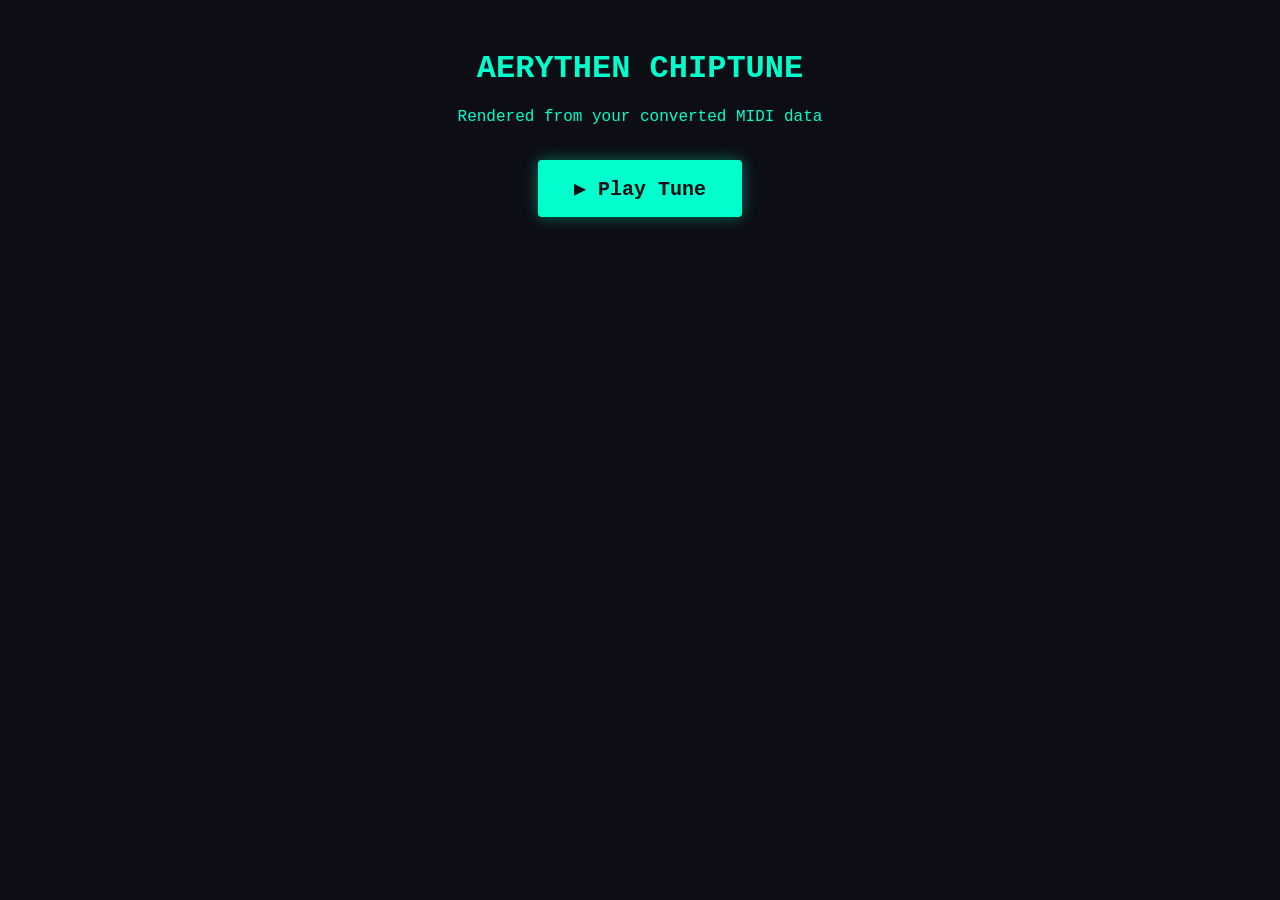
<file: drift/chip-player/chip.html>
<!DOCTYPE html>
<html lang="en">

<head>
    <meta charset="UTF-8">
    <title>Aerythen - MIDI Chip Player</title>
    <style>
        body {
            font-family: 'Courier New', monospace;
            text-align: center;
            margin-top: 50px;
            background: #0d0d15;
            color: #00ffcc;
        }

        button {
            padding: 16px 36px;
            font-size: 20px;
            font-weight: bold;
            font-family: inherit;
            cursor: pointer;
            background: #00ffcc;
            color: #0d0d15;
            border: none;
            border-radius: 4px;
            box-shadow: 0 0 15px rgba(0, 255, 204, 0.4);
        }

        button:hover {
            background: #00cca3;
        }
    </style>
</head>

<body>

    <h1>AERYTHEN CHIPTUNE</h1>
    <p>Rendered from your converted MIDI data</p>
    <br>
    <button onclick="playScore()">▶ Play Tune</button>

    <script>
        // Expanded frequency table to support all standard MIDI output notes
        const NOTES = {
            'C3': 130.81, 'Db3': 138.59, 'D3': 146.83, 'Eb3': 155.56, 'E3': 164.81, 'F3': 174.61, 'Gb3': 185.00, 'G3': 196.00, 'Ab3': 207.65, 'A3': 220.00, 'Bb3': 233.08, 'B3': 246.94,
            'C4': 261.63, 'Db4': 277.18, 'D4': 293.66, 'Eb4': 311.13, 'E4': 329.63, 'F4': 349.23, 'Gb4': 369.99, 'G4': 392.00, 'Ab4': 415.30, 'A4': 440.00, 'Bb4': 466.16, 'B4': 493.88,
            'C5': 523.25, 'Db5': 554.37, 'D5': 587.33, 'Eb5': 622.25, 'E5': 659.25, 'F5': 698.46, 'Gb5': 739.99, 'G5': 783.99, 'Ab5': 830.61, 'A5': 880.00, 'Bb5': 932.33, 'B5': 987.77
        };

        // 💡 PASTE YOUR CONVERTED MIDI ARRAY HERE:
        const score = [
            ['D2', 1.41],
            ['D3', 1.03],
            ['A3', 0.52],
            ['A3', 0.52],
            ['D3', 0.52],
            ['A3', 0.35],
            ['D3', 1.52],
            ['A#3', 1],
            ['F4', 0.49],
            ['F4', 0.49],
            ['F4', 1.08],
            ['A#3', 0.52],
            ['D3', 0.52],
            ['A3', 1.03],
            ['D3', 0.52],
            ['D3', 0.46],
            ['F4', 0.49],
            ['D3', 1.03],
            ['A3', 0.52],
            ['F4', 0.49],
            ['F4', 0.49],
            ['A3', 0.52],
            ['F4', 1.03],
            ['D3', 0.49],
            ['A3', 0.49],
            ['D3', 0.54],
            ['A3', 0.49],
            ['A3', 0.52],
            ['F4', 0.49],
            ['D3', 0.49],
            ['F4', 0.41],
            ['A3', 0.54],
            ['D3', 1.03],
            ['E2', 0.46],
            ['A3', 0.43],
            ['F2', 2.03],
            ['F3', 0.98],
            ['A3', 0.46],
            ['A3', 0.54],
            ['F3', 0.92],
            ['A3', 0.41],
            ['A#3', 1.08],
            ['F4', 0.6],
            ['F2', 0.41],
            ['F4', 0.49],
            ['A#3', 0.49],
            ['F3', 0.49],
            ['F4', 1],
            ['A3', 1],
            ['F3', 0.49],
            ['F3', 0.49],
            ['F3', 0.54],
            ['F4', 0.54],
            ['A3', 0.54],
            ['A4', 0.52],
            ['F3', 0.49],
            ['A4', 0.44],
            ['F4', 0.46],
            ['A3', 0.44],
            ['A4', 0.52],
            ['A3', 0.52],
            ['F4', 0.46],
            ['F3', 0.46],
            ['F4', 0.54],
            ['F3', 0.54],
            ['A4', 0.84],
            ['A3', 0.54],
            ['F4', 0.54],
            ['F3', 0.52],
            ['A3', 0.49],
            ['A4', 0.52],
            ['A3', 0.92],
            ['F3', 0.52],
            ['F4', 0.84],
            ['A4', 0.43],
            ['C4', 0.38],
            ['F3', 0.49],
            ['G3', 0.49],
            ['C3', 1.06],
            ['C4', 0.84],
            ['G3', 1.06],
            ['C3', 1.98],
            ['G3', 2.01],
            ['F4', 0.35],
            ['G4', 1.06],
            ['F4', 1.06],
            ['C4', 0.62],
            ['G4', 0.52],
            ['F4', 0.52],
            ['C3', 0.49],
            ['C3', 0.52],
            ['G4', 0.52],
            ['E4', 0.52],
            ['G3', 0.52],
            ['C4', 0.52],
            ['C3', 0.52],
            ['G4', 0.49],
            ['E4', 0.49],
            ['G3', 0.49],
            ['G4', 0.52],
            ['E4', 0.52],
            ['C4', 0.46],
            ['G3', 0.52],
            ['C3', 0.49],
            ['C4', 0.52],
            ['C3', 0.49],
            ['G4', 0.52],
            ['E4', 1.27],
            ['G3', 0.49],
            ['C4', 0.54],
            ['C3', 0.49],
            ['G3', 1.03],
            ['G4', 0.49],
            ['C3', 1.11],
            ['G4', 0.65],
            ['C4', 0.52],
            ['E4', 0.41],
            ['C4', 0.79],
            ['G3', 0.52],
            ['E4', 0.33],
            ['E4', 0.38],
            ['G3', 0.43],
            ['C3', 0.43],
            ['E4', 0.65],
            ['G3', 0.57],
            ['C4', 0.52],
            ['C3', 0.52],
            ['C4', 1],
            ['C3', 0.49],
            ['F4', 0.49],
            ['G3', 0.46],
            ['G3', 0.54],
            ['C3', 0.54],
            ['F4', 1.84],
            ['C4', 0.52],
            ['G3', 0.49],
            ['C3', 0.49],
            ['C4', 0.54],
            ['G3', 0.54],
            ['C3', 0.54],
            ['C4', 0.73],
            ['G3', 0.49],
            ['C3', 0.52],
            ['F4', 0.76],
            ['G3', 0.57],
            ['C3', 0.52],
            ['C3', 0.46],
            ['F4', 1.76],
            ['G3', 0.49],
            ['C3', 0.54],
            ['C4', 0.7],
            ['G3', 0.49],
            ['G4', 1],
            ['G3', 0.52],
            ['C3', 0.6],
            ['G3', 0.46],
            ['C4', 0.43],
            ['C3', 0.41],
            ['G3', 0.57],
            ['G4', 0.54],
            ['C3', 0.52],
            ['C3', 0.57],
            ['G4', 1.03],
            ['G3', 0.54],
            ['C4', 0.52],
            ['G3', 0.49],
            ['C3', 0.49],
            ['E4', 0.76],
            ['G4', 0.41],
            ['C4', 0.6],
            ['G3', 0.41],
            ['C3', 0.41],
            ['G4', 0.35],
            ['G3', 0.98],
            ['C3', 0.65],
            ['E4', 1.06],
            ['G4', 0.76],
            ['C4', 0.35],
            ['C3', 0.49],
            ['A3', 1.06],
            ['A4', 2.11],
            ['D3', 0.38],
            ['D2', 1.49],
            ['A2', 0.41],
            ['E4', 0.52],
            ['D3', 0.43],
            ['A2', 0.54],
            ['D3', 0.65],
            ['A2', 0.6],
            ['D2', 0.52],
            ['F4', 0.49],
            ['A3', 0.49],
            ['D3', 0.43],
            ['D4', 0.38],
            ['D3', 0.54],
            ['D2', 1.06],
            ['A4', 2.01],
            ['F4', 0.52],
            ['A3', 2.03],
            ['D3', 1.54],
            ['F4', 1.03],
            ['D4', 0.97],
            ['D2', 1.98],
            ['F4', 0.46],
            ['A4', 0.52],
            ['E4', 0.49],
            ['A3', 0.44],
            ['D3', 0.98],
            ['A3', 0.62],
            ['E4', 0.52],
            ['A4', 0.46],
            ['A4', 0.49],
            ['E4', 0.52],
            ['D3', 0.49],
            ['D2', 2.65],
            ['A4', 1.08],
            ['A3', 1.06],
            ['D3', 0.52],
            ['F4', 0.52],
            ['A2', 1.76],
            ['D3', 1.95],
            ['F4', 1],
            ['D4', 0.57],
            ['A4', 0.41],
            ['A3', 0.41],
            ['A4', 2.33],
            ['A3', 0.76],
            ['F4', 0.52],
            ['D4', 0.54],
            ['E3', 0.49],
            ['G4', 0.35],
            ['F3', 0.6],
            ['F2', 1.57],
            ['F4', 0.38],
            ['C4', 0.52],
            ['C4', 0.54],
            ['F3', 0.57],
            ['C4', 0.49],
            ['C3', 0.6],
            ['F3', 0.41],
            ['A4', 0.76],
            ['F4', 0.52],
            ['F3', 0.52],
            ['F2', 0.54],
            ['C4', 0.38],
            ['A4', 0.57],
            ['F4', 0.54],
            ['F3', 0.52],
            ['F2', 1],
            ['C4', 0.52],
            ['F3', 0.52],
            ['A4', 0.54],
            ['F4', 0.49],
            ['F4', 0.52],
            ['C4', 0.92],
            ['F3', 0.49],
            ['F2', 1],
            ['A4', 0.79],
            ['A3', 0.62],
            ['F3', 0.52],
            ['F4', 0.52],
            ['A4', 0.35],
            ['F3', 0.43],
            ['F2', 0.54],
            ['E4', 0.54],
            ['A3', 0.43],
            ['A4', 0.38],
            ['F3', 0.52],
            ['F2', 0.49],
            ['A4', 0.33],
            ['E4', 0.54],
            ['C4', 0.33],
            ['A4', 0.35],
            ['F3', 0.63],
            ['C4', 0.57],
            ['F2', 0.49],
            ['A3', 0.44],
            ['E4', 0.41],
            ['A4', 0.6],
            ['A3', 0.79],
            ['F2', 1.11],
            ['F4', 1.49],
            ['F3', 0.41],
            ['C4', 1.44],
            ['A4', 0.35],
            ['F3', 0.43],
            ['A4', 0.35],
            ['A#4', 0.49],
            ['G4', 0.54],
            ['F2', 0.49],
            ['A3', 0.35],
            ['A4', 1.3],
            ['F4', 0.54],
            ['C4', 0.52],
            ['F3', 0.57],
            ['F2', 1.25],
            ['G4', 0.6],
            ['C4', 0.52],
            ['C3', 0.52],
            ['E4', 3.44],
            ['F3', 0.41],
            ['G3', 1.06],
            ['C2', 1.03],
            ['G4', 1],
            ['C4', 0.54],
            ['C3', 1],
            ['C4', 0.95],
            ['G4', 1.11],
            ['C3', 0.6],
            ['G3', 0.46],
            ['C4', 0.6],
            ['G3', 0.57],
            ['C3', 0.46],
            ['C2', 1.06],
            ['C5', 0.68],
            ['G3', 0.49],
            ['C3', 1.95],
            ['G4', 0.65],
            ['C4', 0.33],
            ['G3', 2.55],
            ['G4', 0.38],
            ['F4', 0.79],
            ['G4', 0.38],
            ['G4', 0.38],
            ['G4', 0.87],
            ['C3', 0.6],
            ['E4', 0.57],
            ['C3', 1.98],
            ['E4', 0.46],
            ['C4', 0.57],
            ['C2', 0.33],
            ['G4', 0.35],
            ['E4', 0.76],
            ['G3', 0.38],
            ['G4', 0.41],
            ['A4', 0.65],
            ['E4', 0.38],
            ['C2', 0.73],
            ['A4', 0.38],
            ['F4', 0.84],
            ['C4', 0.57],
            ['C3', 1.35],
            ['A#4', 0.52],
            ['G4', 0.35],
            ['F4', 0.7],
            ['A4', 0.52],
            ['F3', 1.06],
            ['D4', 0.49],
            ['A#4', 0.62],
            ['C5', 0.35],
            ['A#2', 1.71],
            ['F4', 0.41],
            ['D4', 3.03],
            ['C4', 1.54],
            ['F3', 1.03],
            ['C4', 2.52],
            ['F3', 2.52],
            ['F4', 0.62],
            ['A#2', 5.8],
            ['C5', 0.41],
            ['A#4', 0.41],
            ['E4', 0.41],
            ['D4', 1.71],
            ['C4', 0.52],
            ['F3', 1.03],
            ['C4', 0.33],
            ['D4', 0.46],
            ['F4', 1.25],
            ['F3', 1.57],
            ['D4', 1.22],
            ['A#3', 0.62],
            ['F4', 0.49],
            ['A#4', 0.73],
            ['F4', 0.81],
            ['D5', 0.33],
            ['A#4', 0.63],
            ['F4', 0.46],
            ['G4', 0.33],
            ['A4', 0.33],
            ['F4', 0.57],
            ['D3', 0.52],
            ['A2', 0.54],
            ['D2', 0.49],
            ['A4', 1.03],
            ['D3', 0.57],
            ['A2', 0.97],
            ['F4', 0.49],
            ['D2', 1.41],
            ['F4', 1],
            ['A3', 0.46],
            ['D3', 0.46],
            ['A2', 1.54],
            ['A3', 0.49],
            ['D3', 0.49],
            ['D2', 1.08],
            ['A4', 0.76],
            ['A3', 1.03],
            ['D3', 0.49],
            ['F4', 1],
            ['D4', 0.33],
            ['D3', 0.57],
            ['F4', 0.49],
            ['A3', 0.54],
            ['A2', 0.54],
            ['D2', 1],
            ['D3', 0.54],
            ['F4', 0.54],
            ['A3', 0.49],
            ['A2', 0.46],
            ['D3', 0.46],
            ['A4', 0.6],
            ['A2', 0.46],
            ['D2', 0.95],
            ['E4', 0.46],
            ['A3', 0.3],
            ['D3', 0.54],
            ['A3', 0.65],
            ['A2', 0.54],
            ['E4', 0.49],
            ['D3', 0.41],
            ['A4', 0.52],
            ['D2', 0.54],
            ['E4', 0.52],
            ['A3', 0.54],
            ['D3', 0.49],
            ['A2', 0.52],
            ['F4', 0.52],
            ['D2', 0.97],
            ['C5', 0.52],
            ['A3', 1.11],
            ['A2', 0.49],
            ['F4', 0.54],
            ['D3', 0.6],
            ['A2', 1.06],
            ['C5', 0.46],
            ['D2', 0.57],
            ['A4', 0.73],
            ['F4', 0.65],
            ['D3', 0.43],
            ['A3', 0.41],
            ['A3', 2.01],
            ['D3', 0.57],
            ['D2', 0.81],
            ['A2', 0.65],
            ['A4', 0.33],
            ['C4', 0.54],
            ['F4', 0.35],
            ['A4', 0.43],
            ['A4', 0.54],
            ['F4', 0.7],
            ['F3', 0.62],
            ['F2', 0.62],
            ['C4', 0.57],
            ['A4', 0.52],
            ['C4', 0.41],
            ['F3', 0.38],
            ['F2', 0.38],
            ['F4', 0.54],
            ['C4', 1.03],
            ['A3', 1.03],
            ['F3', 0.52],
            ['F2', 1.06],
            ['A4', 0.52],
            ['F3', 0.52],
            ['A4', 0.43],
            ['F4', 0.49],
            ['F4', 0.52],
            ['C4', 0.49],
            ['A3', 1],
            ['F3', 0.52],
            ['F2', 0.49],
            ['C4', 0.52],
            ['A4', 0.76],
            ['F4', 0.57],
            ['F3', 0.57],
            ['F2', 0.52],
            ['C4', 1.03],
            ['A3', 1.03],
            ['F2', 0.57],
            ['F4', 0.49],
            ['F3', 0.46],
            ['F3', 0.54],
            ['F4', 0.43],
            ['F2', 0.49],
            ['E4', 0.49],
            ['C4', 0.49],
            ['A3', 0.52],
            ['A4', 0.46],
            ['F3', 0.43],
            ['F2', 0.68],
            ['E4', 0.52],
            ['C4', 0.52],
            ['A4', 0.52],
            ['A3', 0.49],
            ['F3', 0.38],
            ['F2', 0.35],
            ['A2', 0.73],
            ['E4', 0.44],
            ['C4', 0.49],
            ['A3', 0.49],
            ['A4', 0.6],
            ['F2', 0.44],
            ['F3', 0.41],
            ['C3', 0.92],
            ['C4', 0.52],
            ['A3', 0.95],
            ['G4', 1.16],
            ['F3', 0.46],
            ['F2', 0.43],
            ['F2', 0.52],
            ['F3', 0.46],
            ['C4', 0.52],
            ['F3', 0.79],
            ['F2', 0.57],
            ['C4', 0.52],
            ['G4', 0.84],
            ['C4', 0.49],
            ['C3', 0.49],
            ['F2', 0.89],
            ['G4', 0.54],
            ['C4', 1.03],
            ['C3', 0.52],
            ['A2', 0.46],
            ['G3', 1],
            ['C3', 0.57],
            ['G4', 0.6],
            ['C4', 0.52],
            ['C3', 0.43],
            ['E4', 0.35],
            ['G3', 0.54],
            ['C3', 0.52],
            ['C4', 0.49],
            ['C4', 0.49],
            ['C3', 0.46],
            ['G3', 0.44],
            ['F4', 1.06],
            ['G3', 0.52],
            ['C3', 1.03],
            ['C4', 1.06],
            ['G3', 0.54],
            ['C3', 1.03],
            ['F4', 0.52],
            ['G3', 0.49],
            ['C4', 0.52],
            ['G3', 0.52],
            ['F4', 0.46],
            ['C4', 0.68],
            ['E4', 1.54],
            ['A#4', 1],
            ['G3', 0.54],
            ['C3', 0.54],
            ['G3', 0.46],
            ['C3', 0.43],
            ['C3', 0.54],
            ['A#4', 0.52],
            ['C4', 0.38],
            ['G3', 0.52],
            ['C2', 1.16],
            ['A#4', 1.01],
            ['E4', 1.03],
            ['G3', 0.52],
            ['C3', 1.03],
            ['G3', 0.52],
            ['A4', 0.54],
            ['E4', 0.81],
            ['G3', 0.52],
            ['C3', 0.97],
            ['A4', 0.38],
            ['G3', 0.35],
            ['F4', 2.57],
            ['A#3', 0.49],
            ['G2', 0.41],
            ['D3', 0.95],
            ['D4', 0.33],
            ['G2', 0.97],
            ['A#3', 0.97],
            ['G1', 1.35],
            ['D4', 1],
            ['G2', 1.03],
            ['A#3', 1.08],
            ['D4', 0.7],
            ['G2', 1.03],
            ['F4', 0.79],
            ['G1', 1.14],
            ['D4', 0.57],
            ['F4', 0.44],
            ['A#3', 1.01],
            ['G2', 0.49],
            ['F4', 0.76],
            ['G2', 0.52],
            ['F4', 0.52],
            ['D4', 0.52],
            ['A#3', 1],
            ['G2', 0.49],
            ['G2', 0.52],
            ['D4', 0.49],
            ['D5', 0.84],
            ['D4', 0.35],
            ['A#3', 0.43],
            ['G3', 0.35],
            ['G2', 1.3],
            ['D4', 1.35],
            ['C5', 1.33],
            ['A4', 0.33],
            ['A4', 0.49],
            ['A#4', 0.49],
            ['D2', 1.03],
            ['A4', 0.7],
            ['D3', 0.57],
            ['F#4', 0.54],
            ['F#4', 0.68],
            ['D3', 0.49],
            ['A4', 0.54],
            ['A2', 0.33],
            ['D2', 0.54],
            ['A3', 0.54],
            ['D3', 0.54],
            ['A2', 0.52],
            ['A4', 0.35],
            ['D2', 0.57],
            ['A3', 0.49],
            ['A2', 0.49],
            ['A4', 0.38],
            ['D3', 0.46],
            ['A4', 1.6],
            ['A3', 0.54],
            ['D3', 0.57],
            ['A2', 1],
            ['F4', 1.14],
            ['D2', 1.49],
            ['D4', 0.49],
            ['A3', 0.43],
            ['D3', 0.46],
            ['A3', 0.6],
            ['A2', 0.92],
            ['D3', 0.49],
            ['F4', 0.46],
            ['D4', 0.65],
            ['A4', 0.6],
            ['D3', 1.03],
            ['D2', 1.95],
            ['A3', 0.54],
            ['F4', 0.38],
            ['E4', 0.57],
            ['A2', 0.41],
            ['A4', 0.44],
            ['A3', 0.44],
            ['A2', 1.08],
            ['A4', 0.46],
            ['A3', 0.49],
            ['D3', 0.46],
            ['E4', 0.43],
            ['A4', 0.52],
            ['F4', 0.57],
            ['D3', 0.52],
            ['D4', 0.49],
            ['A3', 0.46],
            ['A3', 1.52],
            ['A2', 0.79],
            ['D2', 1.92],
            ['C5', 0.6],
            ['A4', 1.06],
            ['D3', 1.06],
            ['F4', 4.07],
            ['C5', 0.81],
            ['D4', 1.14],
            ['A4', 0.89],
            ['D3', 0.52],
            ['D5', 0.35],
            ['A3', 0.38],
            ['A2', 0.38],
            ['D3', 1.3],
            ['D5', 0.62],
            ['A4', 0.6],
            ['E2', 0.33],
            ['D4', 0.35],
            ['F2', 1.03],
            ['A4', 0.46],
            ['C4', 2.01],
            ['A3', 1.03],
            ['C3', 1.66],
            ['F3', 0.46],
            ['A4', 0.87],
            ['F3', 0.46],
            ['F3', 0.6],
            ['F2', 1],
            ['A3', 1],
            ['A4', 0.35],
            ['F4', 0.49],
            ['F3', 0.46],
            ['A4', 0.52],
            ['F2', 0.54],
            ['C4', 1.54],
            ['F3', 0.52],
            ['F4', 0.7],
            ['A3', 1.03],
            ['A4', 0.33],
            ['A4', 0.6],
            ['F2', 0.54],
            ['F3', 0.54],
            ['F4', 0.49],
            ['F2', 0.49],
            ['A3', 0.49],
            ['F3', 0.49],
            ['A4', 0.43],
            ['F4', 0.95],
            ['A4', 1.22],
            ['F2', 0.52],
            ['C4', 0.52],
            ['A3', 0.57],
            ['F3', 0.52],
            ['F2', 0.52],
            ['C4', 0.49],
            ['F3', 0.38],
            ['A3', 0.43],
            ['E4', 0.49],
            ['C4', 0.49],
            ['A3', 0.52],
            ['F2', 0.54],
            ['E4', 1.28],
            ['C4', 0.54],
            ['A3', 0.98],
            ['F2', 1.01],
            ['F3', 0.44],
            ['F3', 0.54],
            ['G5', 0.38],
            ['C4', 0.52],
            ['A3', 0.41],
            ['C4', 0.49],
            ['F3', 0.97],
            ['F2', 0.95],
            ['G5', 1.19],
            ['C4', 1],
            ['G4', 0.43],
            ['A3', 0.35],
            ['F2', 0.52],
            ['F3', 0.65],
            ['A3', 0.57],
            ['C3', 0.35],
            ['C3', 0.52],
            ['F2', 0.49],
            ['C4', 0.52],
            ['E4', 0.92],
            ['A2', 0.52],
            ['G4', 0.62],
            ['G5', 0.49],
            ['C3', 1.06],
            ['C4', 0.54],
            ['G3', 1.03],
            ['C5', 0.41],
            ['C4', 0.6],
            ['G3', 0.49],
            ['C3', 0.98],
            ['G3', 0.49],
            ['F4', 0.3],
            ['G3', 1.03],
            ['C3', 1.03],
            ['G4', 1.54],
            ['F4', 0.35],
            ['G3', 0.46],
            ['C3', 0.49],
            ['G3', 0.52],
            ['C3', 0.49],
            ['G4', 0.57],
            ['C2', 0.49],
            ['G3', 0.6],
            ['C3', 0.57],
            ['A#4', 0.52],
            ['E4', 1.06],
            ['A#4', 0.46],
            ['C3', 0.46],
            ['G3', 0.49],
            ['A#4', 0.6],
            ['C3', 0.57],
            ['E4', 0.49],
            ['G3', 0.49],
            ['C2', 0.68],
            ['E4', 0.98],
            ['G3', 0.98],
            ['A#4', 0.95],
            ['C3', 1.01],
            ['A4', 0.84],
            ['E4', 0.54],
            ['G3', 0.49],
            ['C3', 0.46],
            ['C2', 0.62],
            ['G3', 0.68],
            ['C3', 0.52],
            ['E4', 0.38],
            ['G2', 0.49],
            ['F4', 0.54],
            ['D3', 0.35],
            ['A#3', 0.35],
            ['D4', 0.43],
            ['G1', 3.52],
            ['G2', 1],
            ['D3', 0.92],
            ['F4', 0.52],
            ['A#3', 3.01],
            ['F4', 0.62],
            ['G3', 0.57],
            ['D3', 1.76],
            ['D4', 0.54],
            ['G2', 0.6],
            ['D4', 0.6],
            ['G2', 0.97],
            ['F4', 0.54],
            ['D4', 0.33],
            ['D4', 1.11],
            ['G2', 0.57],
            ['A#4', 0.65],
            ['A#3', 1],
            ['G2', 0.95],
            ['G4', 1.6],
            ['D4', 0.52],
            ['D4', 0.41],
            ['G2', 1.54],
            ['F4', 0.35],
            ['A#3', 1.03],
            ['G1', 3.17],
            ['G4', 0.49],
            ['F4', 0.35],
            ['D3', 1.08],
            ['A#3', 0.97],
            ['G4', 0.33],
            ['D4', 0.7],
            ['G2', 0.49],
            ['A#3', 1.03],
            ['G2', 1.68],
            ['F4', 0.54],
            ['D3', 1],
            ['F4', 0.33],
            ['F4', 0.82],
            ['A#3', 0.98],
            ['D3', 0.43],
            ['D4', 0.54],
            ['D3', 0.38],
            ['A3', 0.79],
            ['D2', 1.82],
            ['D3', 0.62],
            ['D4', 0.57],
            ['D3', 0.35],
            ['A3', 0.49],
            ['F4', 0.35],
            ['D3', 0.52],
            ['A2', 0.49],
            ['A3', 0.73],
            ['D4', 0.35],
            ['D3', 0.49],
            ['E4', 0.33],
            ['A3', 1.03],
            ['D3', 0.52],
            ['F4', 0.73],
            ['D4', 0.33],
            ['D3', 0.49],
            ['F4', 0.97],
            ['D3', 0.49],
            ['D4', 0.49],
            ['A3', 1],
            ['D3', 0.57],
            ['D4', 0.35],
            ['A4', 0.43],
            ['E4', 0.35],
            ['A3', 0.52],
            ['D3', 0.44],
            ['D4', 0.54],
            ['D3', 0.54],
            ['A3', 0.49],
            ['D4', 0.35],
            ['A3', 0.52],
            ['D3', 0.49],
            ['A4', 1.11],
            ['F4', 0.57],
            ['D3', 0.52],
            ['A3', 0.7],
            ['D3', 0.49],
            ['D4', 0.7],
            ['F4', 0.43],
            ['A3', 0.79],
            ['F4', 0.52],
            ['D3', 0.52],
            ['E4', 0.49],
            ['A3', 1.76],
            ['D3', 0.46],
            ['A4', 0.46],
            ['D3', 0.43],
            ['A4', 0.33],
            ['E4', 0.35],
            ['F2', 0.38],
            ['C4', 0.33],
            ['F3', 0.52],
            ['F2', 0.35],
            ['A4', 1.01],
            ['D4', 0.46],
            ['F3', 0.46],
            ['F2', 0.44],
            ['A3', 0.49],
            ['D4', 0.52],
            ['C4', 0.41],
            ['F3', 0.52],
            ['F2', 0.87],
            ['A3', 0.49],
            ['A4', 0.65],
            ['D4', 0.33],
            ['F3', 0.6],
            ['A3', 0.81],
            ['E4', 0.33],
            ['C4', 0.46],
            ['F3', 0.43],
        ];

        function playScore() {
            const audioCtx = new (window.AudioContext || window.webkitAudioContext)();
            const tempo = 140; // Adjust tempo if needed
            const secondsPerBeat = 60 / tempo;
            let currentTime = audioCtx.currentTime + 0.1;

            score.forEach(([noteName, beats]) => {
                const duration = beats * secondsPerBeat;

                if (NOTES[noteName]) {
                    const osc = audioCtx.createOscillator();
                    const gain = audioCtx.createGain();

                    // Classic 8-bit square wave chiptune sound
                    osc.type = 'square';
                    osc.frequency.setValueAtTime(NOTES[noteName], currentTime);

                    // Crisp envelope envelope to avoid audio clicks
                    gain.gain.setValueAtTime(0.12, currentTime);
                    gain.gain.exponentialRampToValueAtTime(0.0001, currentTime + duration * 0.85);

                    osc.connect(gain);
                    gain.connect(audioCtx.destination);

                    osc.start(currentTime);
                    osc.stop(currentTime + duration);
                }

                currentTime += duration;
            });
        }
    </script>
</body>

</html>
</file>
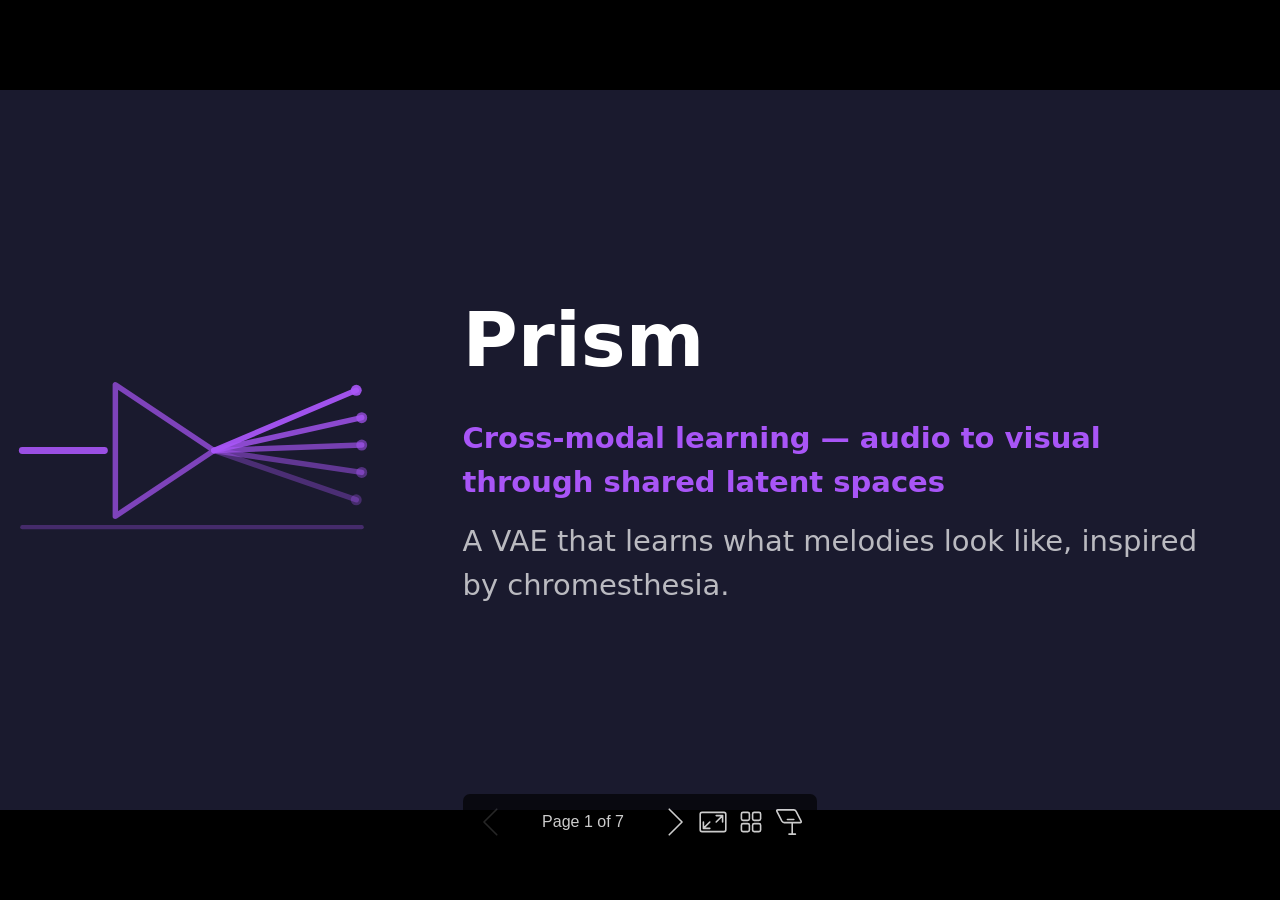
<file: prism/docs/presentation.html>
<!DOCTYPE html><html lang="C"><head><title>Prism</title><meta property="og:title" content="Prism"><meta charset="UTF-8"><meta name="viewport" content="width=device-width,height=device-height,initial-scale=1.0"><meta name="apple-mobile-web-app-capable" content="yes"><meta http-equiv="X-UA-Compatible" content="ie=edge"><meta property="og:type" content="website"><meta name="twitter:card" content="summary"><style>@media screen{body[data-bespoke-view=""] .bespoke-marp-parent>.bespoke-marp-osc>button,body[data-bespoke-view=next] .bespoke-marp-parent>.bespoke-marp-osc>button,body[data-bespoke-view=overview] button.bespoke-marp-overview-close,body[data-bespoke-view=presenter] .bespoke-marp-presenter-container .bespoke-marp-presenter-info-container .bespoke-marp-presenter-info-page-area .bespoke-marp-presenter-info-page,body[data-bespoke-view=presenter] .bespoke-marp-presenter-container .bespoke-marp-presenter-info-container button,body[data-bespoke-view=presenter] .bespoke-marp-presenter-container .bespoke-marp-presenter-note-container button{appearance:none;background-color:initial;border:0;color:inherit;cursor:pointer;font-size:inherit;opacity:.8;outline:none;padding:0;transition:opacity .2s linear;-webkit-tap-highlight-color:transparent}body[data-bespoke-view=""] .bespoke-marp-parent>.bespoke-marp-osc>button:disabled,body[data-bespoke-view=next] .bespoke-marp-parent>.bespoke-marp-osc>button:disabled,body[data-bespoke-view=overview] button.bespoke-marp-overview-close:disabled,body[data-bespoke-view=presenter] .bespoke-marp-presenter-container .bespoke-marp-presenter-info-container .bespoke-marp-presenter-info-page-area .bespoke-marp-presenter-info-page:disabled,body[data-bespoke-view=presenter] .bespoke-marp-presenter-container .bespoke-marp-presenter-info-container button:disabled,body[data-bespoke-view=presenter] .bespoke-marp-presenter-container .bespoke-marp-presenter-note-container button:disabled{cursor:not-allowed;opacity:.15!important}body[data-bespoke-view=""] .bespoke-marp-parent>.bespoke-marp-osc>button:hover,body[data-bespoke-view=next] .bespoke-marp-parent>.bespoke-marp-osc>button:hover,body[data-bespoke-view=overview] button.bespoke-marp-overview-close:hover,body[data-bespoke-view=presenter] .bespoke-marp-presenter-container .bespoke-marp-presenter-info-container .bespoke-marp-presenter-info-page-area .bespoke-marp-presenter-info-page:hover,body[data-bespoke-view=presenter] .bespoke-marp-presenter-container .bespoke-marp-presenter-info-container button:hover,body[data-bespoke-view=presenter] .bespoke-marp-presenter-container .bespoke-marp-presenter-note-container button:hover{opacity:1}body[data-bespoke-view=""] .bespoke-marp-parent>.bespoke-marp-osc>button:hover:active,body[data-bespoke-view=next] .bespoke-marp-parent>.bespoke-marp-osc>button:hover:active,body[data-bespoke-view=overview] button.bespoke-marp-overview-close:hover:active,body[data-bespoke-view=presenter] .bespoke-marp-presenter-container .bespoke-marp-presenter-info-container .bespoke-marp-presenter-info-page-area .bespoke-marp-presenter-info-page:hover:active,body[data-bespoke-view=presenter] .bespoke-marp-presenter-container .bespoke-marp-presenter-info-container button:hover:active,body[data-bespoke-view=presenter] .bespoke-marp-presenter-container .bespoke-marp-presenter-note-container button:hover:active{opacity:.6}body[data-bespoke-view=""] .bespoke-marp-parent>.bespoke-marp-osc>button:hover:not(:disabled),body[data-bespoke-view=next] .bespoke-marp-parent>.bespoke-marp-osc>button:hover:not(:disabled),body[data-bespoke-view=overview] button.bespoke-marp-overview-close:hover:not(:disabled),body[data-bespoke-view=presenter] .bespoke-marp-presenter-container .bespoke-marp-presenter-info-container .bespoke-marp-presenter-info-page-area .bespoke-marp-presenter-info-page:hover:not(:disabled),body[data-bespoke-view=presenter] .bespoke-marp-presenter-container .bespoke-marp-presenter-info-container button:hover:not(:disabled),body[data-bespoke-view=presenter] .bespoke-marp-presenter-container .bespoke-marp-presenter-note-container button:hover:not(:disabled){transition:none}body[data-bespoke-view=""] .bespoke-marp-parent>.bespoke-marp-osc>button[data-bespoke-marp-osc=prev],body[data-bespoke-view=next] .bespoke-marp-parent>.bespoke-marp-osc>button[data-bespoke-marp-osc=prev],body[data-bespoke-view=presenter] .bespoke-marp-presenter-container .bespoke-marp-presenter-info-container button.bespoke-marp-presenter-info-page-prev{background:#0000 url("[data-uri]") no-repeat 50%;background-size:contain;overflow:hidden;text-indent:100%;white-space:nowrap}body[data-bespoke-view=""] .bespoke-marp-parent>.bespoke-marp-osc>button[data-bespoke-marp-osc=next],body[data-bespoke-view=next] .bespoke-marp-parent>.bespoke-marp-osc>button[data-bespoke-marp-osc=next],body[data-bespoke-view=presenter] .bespoke-marp-presenter-container .bespoke-marp-presenter-info-container button.bespoke-marp-presenter-info-page-next{background:#0000 url("[data-uri]") no-repeat 50%;background-size:contain;overflow:hidden;text-indent:100%;white-space:nowrap}:is(body[data-bespoke-view=""],body[data-bespoke-view=next]) .bespoke-marp-parent>.bespoke-marp-osc>button[data-bespoke-marp-osc=fullscreen]{background:#0000 url("[data-uri]") no-repeat 50%;background-size:contain;overflow:hidden;text-indent:100%;white-space:nowrap}:is(body[data-bespoke-view=""],body[data-bespoke-view=next]) .bespoke-marp-parent>.bespoke-marp-osc>button.exit[data-bespoke-marp-osc=fullscreen]{background-image:url("[data-uri]")}:is(body[data-bespoke-view=""],body[data-bespoke-view=next]) .bespoke-marp-parent>.bespoke-marp-osc>button[data-bespoke-marp-osc=presenter]{background:#0000 url("[data-uri]") no-repeat 50%;background-size:contain;overflow:hidden;text-indent:100%;white-space:nowrap}body[data-bespoke-view=overview] button.bespoke-marp-overview-close,body[data-bespoke-view=presenter] .bespoke-marp-presenter-container .bespoke-marp-presenter-note-container button.bespoke-marp-presenter-note-bigger{background:#0000 url("[data-uri]") no-repeat 50%;background-size:contain;overflow:hidden;text-indent:100%;white-space:nowrap}body[data-bespoke-view=presenter] .bespoke-marp-presenter-container .bespoke-marp-presenter-note-container button.bespoke-marp-presenter-note-smaller{background:#0000 url("[data-uri]") no-repeat 50%;background-size:contain;overflow:hidden;text-indent:100%;white-space:nowrap}:is(body[data-bespoke-view=""],body[data-bespoke-view=next]) .bespoke-marp-parent>.bespoke-marp-osc>button[data-bespoke-marp-osc=overview]{background:#0000 url("[data-uri]") no-repeat 50%;background-size:contain;overflow:hidden;text-indent:100%;white-space:nowrap}}@keyframes __bespoke_marp_transition_reduced_outgoing__{0%{opacity:1}to{opacity:0}}@keyframes __bespoke_marp_transition_reduced_incoming__{0%{mix-blend-mode:plus-lighter;opacity:0}to{mix-blend-mode:plus-lighter;opacity:1}}.bespoke-marp-note,.bespoke-marp-osc,.bespoke-progress-parent{display:none;transition:none}@media screen{::view-transition-group(*){animation-duration:var(--marp-bespoke-transition-animation-duration,.5s);animation-timing-function:ease}::view-transition-new(*),::view-transition-old(*){animation-delay:0s;animation-direction:var(--marp-bespoke-transition-animation-direction,normal);animation-duration:var(--marp-bespoke-transition-animation-duration,.5s);animation-fill-mode:both;animation-name:var(--marp-bespoke-transition-animation-name,var(--marp-bespoke-transition-animation-name-fallback,__bespoke_marp_transition_no_animation__));mix-blend-mode:normal}::view-transition-old(*){--marp-bespoke-transition-animation-name-fallback:__bespoke_marp_transition_reduced_outgoing__;animation-timing-function:ease}::view-transition-new(*){--marp-bespoke-transition-animation-name-fallback:__bespoke_marp_transition_reduced_incoming__;animation-timing-function:ease}::view-transition-new(root),::view-transition-old(root){animation-timing-function:linear}::view-transition-new(__bespoke_marp_transition_osc__),::view-transition-old(__bespoke_marp_transition_osc__){animation-duration:0s!important;animation-name:__bespoke_marp_transition_osc__!important}::view-transition-new(__bespoke_marp_transition_osc__){opacity:0!important}.bespoke-marp-transition-warming-up::view-transition-group(*),.bespoke-marp-transition-warming-up::view-transition-new(*),.bespoke-marp-transition-warming-up::view-transition-old(*){animation-play-state:paused!important}body,html{height:100%;margin:0}body{background:#000;overflow:hidden}svg.bespoke-marp-slide{content-visibility:hidden;interactivity:inert;opacity:0;pointer-events:none;z-index:-1}svg.bespoke-marp-slide:not(.bespoke-marp-active) *{view-transition-name:none!important}svg.bespoke-marp-slide.bespoke-marp-active{content-visibility:visible;interactivity:auto;opacity:1;pointer-events:auto;z-index:0}svg.bespoke-marp-slide.bespoke-marp-active.bespoke-marp-active-ready *{animation-name:__bespoke_marp__!important}@supports not (content-visibility:hidden){svg.bespoke-marp-slide[data-bespoke-marp-load=hideable]{display:none}svg.bespoke-marp-slide[data-bespoke-marp-load=hideable].bespoke-marp-active{display:block}}}@media screen and (prefers-reduced-motion:reduce){svg.bespoke-marp-slide *{view-transition-name:none!important}}@media screen{[data-bespoke-marp-fragment=inactive]{visibility:hidden}:is(body[data-bespoke-view=""],body[data-bespoke-view=next]) .bespoke-marp-parent{inset:0;position:absolute}:is(body[data-bespoke-view=""],body[data-bespoke-view=next]) .bespoke-marp-parent>.bespoke-marp-osc{background:#000000a6;border-radius:7px;bottom:50px;color:#fff;contain:paint;display:block;font-family:Helvetica,Arial,sans-serif;font-size:16px;left:50%;line-height:0;opacity:1;padding:12px;position:absolute;touch-action:manipulation;transform:translateX(-50%);transition:opacity .2s linear;-webkit-user-select:none;user-select:none;view-transition-name:__bespoke_marp_transition_osc__;white-space:nowrap;will-change:transform;z-index:1}:is(body[data-bespoke-view=""],body[data-bespoke-view=next]) .bespoke-marp-parent>.bespoke-marp-osc>:where(*){margin-left:6px}:is(body[data-bespoke-view=""],body[data-bespoke-view=next]) .bespoke-marp-parent>.bespoke-marp-osc>:where(*):where(:first-child){margin-left:0}:is(body[data-bespoke-view=""],body[data-bespoke-view=next]) .bespoke-marp-parent>.bespoke-marp-osc>span{opacity:.8}:is(body[data-bespoke-view=""],body[data-bespoke-view=next]) .bespoke-marp-parent>.bespoke-marp-osc>span[data-bespoke-marp-osc=page]{display:inline-block;min-width:140px;text-align:center}:is(body[data-bespoke-view=""],body[data-bespoke-view=next]) .bespoke-marp-parent>.bespoke-marp-osc>button[data-bespoke-marp-osc=fullscreen],:is(body[data-bespoke-view=""],body[data-bespoke-view=next]) .bespoke-marp-parent>.bespoke-marp-osc>button[data-bespoke-marp-osc=next],:is(body[data-bespoke-view=""],body[data-bespoke-view=next]) .bespoke-marp-parent>.bespoke-marp-osc>button[data-bespoke-marp-osc=overview],:is(body[data-bespoke-view=""],body[data-bespoke-view=next]) .bespoke-marp-parent>.bespoke-marp-osc>button[data-bespoke-marp-osc=presenter],:is(body[data-bespoke-view=""],body[data-bespoke-view=next]) .bespoke-marp-parent>.bespoke-marp-osc>button[data-bespoke-marp-osc=prev]{height:32px;line-height:32px;width:32px}:is(body[data-bespoke-view=""],body[data-bespoke-view=next]) .bespoke-marp-parent.bespoke-marp-inactive{cursor:none}:is(body[data-bespoke-view=""],body[data-bespoke-view=next]) .bespoke-marp-parent.bespoke-marp-inactive>.bespoke-marp-osc{opacity:0;pointer-events:none}:is(body[data-bespoke-view=""],body[data-bespoke-view=next]) svg.bespoke-marp-slide{height:100%;left:0;position:absolute;top:0;width:100%}body[data-bespoke-view=""] .bespoke-progress-parent{background:#222;display:flex;height:5px;width:100%}body[data-bespoke-view=""] .bespoke-progress-parent+:where(.bespoke-marp-parent){top:5px}body[data-bespoke-view=""] .bespoke-progress-parent .bespoke-progress-bar{background:#0288d1;flex:0 0 0;transition:flex-basis .2s cubic-bezier(0,1,1,1)}body[data-bespoke-view=next]{background:#0000}body[data-bespoke-view=presenter]{background:#161616}body[data-bespoke-view=presenter] .bespoke-marp-presenter-container{display:grid;font-family:Helvetica,Arial,sans-serif;grid-template:"current dragbar next" minmax(140px,1fr) "current dragbar note" 2fr "info    dragbar note" 3em;grid-template-columns:minmax(3px,var(--bespoke-marp-presenter-split-ratio,66%)) 0 minmax(3px,1fr);height:100%;left:0;position:absolute;top:0;width:100%}body[data-bespoke-view=presenter] .bespoke-marp-presenter-container :where(.bespoke-marp-parent){grid-area:current;overflow:hidden;position:relative}body[data-bespoke-view=presenter] .bespoke-marp-presenter-container :where(.bespoke-marp-parent) :where(svg.bespoke-marp-slide){height:calc(100% - 40px);left:20px;pointer-events:none;position:absolute;top:20px;-webkit-user-select:none;user-select:none;width:calc(100% - 40px)}body[data-bespoke-view=presenter] .bespoke-marp-presenter-container :where(.bespoke-marp-parent) :where(svg.bespoke-marp-slide).bespoke-marp-active{filter:drop-shadow(0 3px 10px rgba(0,0,0,.5))}body[data-bespoke-view=presenter] .bespoke-marp-presenter-container .bespoke-marp-presenter-dragbar-container{background:#0288d1;cursor:col-resize;grid-area:dragbar;margin-left:-3px;opacity:0;position:relative;transition:opacity .4s linear .1s;width:6px;z-index:10}body[data-bespoke-view=presenter] .bespoke-marp-presenter-container .bespoke-marp-presenter-dragbar-container:hover{opacity:1}body[data-bespoke-view=presenter] .bespoke-marp-presenter-container .bespoke-marp-presenter-dragbar-container.active{opacity:1;transition-delay:0s}body[data-bespoke-view=presenter] .bespoke-marp-presenter-container .bespoke-marp-presenter-next-container{background:#222;cursor:pointer;display:none;grid-area:next;overflow:hidden;position:relative}body[data-bespoke-view=presenter] .bespoke-marp-presenter-container .bespoke-marp-presenter-next-container.active{display:block}body[data-bespoke-view=presenter] .bespoke-marp-presenter-container .bespoke-marp-presenter-next-container iframe.bespoke-marp-presenter-next{background:#0000;border:0;display:block;filter:drop-shadow(0 3px 10px rgba(0,0,0,.5));height:calc(100% - 40px);left:20px;pointer-events:none;position:absolute;interactivity:inert;top:20px;-webkit-user-select:none;user-select:none;width:calc(100% - 40px)}body[data-bespoke-view=presenter] .bespoke-marp-presenter-container .bespoke-marp-presenter-note-container{background:#222;color:#eee;grid-area:note;position:relative;z-index:1}body[data-bespoke-view=presenter] .bespoke-marp-presenter-container .bespoke-marp-presenter-note-container button{height:1.5em;line-height:1.5em;width:1.5em}body[data-bespoke-view=presenter] .bespoke-marp-presenter-container .bespoke-marp-presenter-note-container .bespoke-marp-presenter-note-wrapper{display:block;inset:0;position:absolute}body[data-bespoke-view=presenter] .bespoke-marp-presenter-container .bespoke-marp-presenter-note-container .bespoke-marp-presenter-note-buttons{background:#000000a6;border-radius:4px;bottom:0;display:flex;gap:4px;margin:12px;opacity:0;padding:6px;pointer-events:none;position:absolute;right:0;transition:opacity .2s linear}body[data-bespoke-view=presenter] .bespoke-marp-presenter-container .bespoke-marp-presenter-note-container .bespoke-marp-presenter-note-buttons:focus-within,body[data-bespoke-view=presenter] .bespoke-marp-presenter-container .bespoke-marp-presenter-note-container .bespoke-marp-presenter-note-wrapper:focus-within+.bespoke-marp-presenter-note-buttons,body[data-bespoke-view=presenter] .bespoke-marp-presenter-container .bespoke-marp-presenter-note-container:hover .bespoke-marp-presenter-note-buttons{opacity:1;pointer-events:auto}body[data-bespoke-view=presenter] .bespoke-marp-presenter-container .bespoke-marp-presenter-note-container .bespoke-marp-note{box-sizing:border-box;font-size:calc(1.1em*var(--bespoke-marp-note-font-scale, 1));height:calc(100% - 40px);margin:20px;overflow:auto;padding-right:3px;white-space:pre-wrap;width:calc(100% - 40px);word-wrap:break-word;scrollbar-color:#eeeeee80 #0000;scrollbar-width:thin}body[data-bespoke-view=presenter] .bespoke-marp-presenter-container .bespoke-marp-presenter-note-container .bespoke-marp-note::-webkit-scrollbar{width:6px}body[data-bespoke-view=presenter] .bespoke-marp-presenter-container .bespoke-marp-presenter-note-container .bespoke-marp-note::-webkit-scrollbar-track{background:#0000}body[data-bespoke-view=presenter] .bespoke-marp-presenter-container .bespoke-marp-presenter-note-container .bespoke-marp-note::-webkit-scrollbar-thumb{background:#eeeeee80;border-radius:6px}body[data-bespoke-view=presenter] .bespoke-marp-presenter-container .bespoke-marp-presenter-note-container .bespoke-marp-note:empty{pointer-events:none}body[data-bespoke-view=presenter] .bespoke-marp-presenter-container .bespoke-marp-presenter-note-container .bespoke-marp-note.active{display:block}body[data-bespoke-view=presenter] .bespoke-marp-presenter-container .bespoke-marp-presenter-note-container .bespoke-marp-note p:first-child{margin-top:0}body[data-bespoke-view=presenter] .bespoke-marp-presenter-container .bespoke-marp-presenter-note-container .bespoke-marp-note p:last-child{margin-bottom:0}body[data-bespoke-view=presenter] .bespoke-marp-presenter-container .bespoke-marp-presenter-info-container{align-items:center;box-sizing:border-box;color:#eee;display:flex;flex-wrap:nowrap;grid-area:info;justify-content:center;overflow:hidden;padding:0 10px}body[data-bespoke-view=presenter] .bespoke-marp-presenter-container .bespoke-marp-presenter-info-container :is(.bespoke-marp-presenter-info-page-area,.bespoke-marp-presenter-info-time,.bespoke-marp-presenter-info-timer){box-sizing:border-box;display:block;padding:0 10px;white-space:nowrap;width:100%}body[data-bespoke-view=presenter] .bespoke-marp-presenter-container .bespoke-marp-presenter-info-container button{height:1.5em;line-height:1.5em;width:1.5em}body[data-bespoke-view=presenter] .bespoke-marp-presenter-container .bespoke-marp-presenter-info-container .bespoke-marp-presenter-info-page-area{order:2;text-align:center}body[data-bespoke-view=presenter] .bespoke-marp-presenter-container .bespoke-marp-presenter-info-container .bespoke-marp-presenter-info-page-area .bespoke-marp-presenter-info-page{display:inline-block;min-width:120px;text-align:center}body[data-bespoke-view=presenter] .bespoke-marp-presenter-container .bespoke-marp-presenter-info-container .bespoke-marp-presenter-info-time{color:#999;order:1;text-align:left}body[data-bespoke-view=presenter] .bespoke-marp-presenter-container .bespoke-marp-presenter-info-container .bespoke-marp-presenter-info-timer{color:#999;order:3;text-align:right}body[data-bespoke-view=presenter] .bespoke-marp-presenter-container .bespoke-marp-presenter-info-container .bespoke-marp-presenter-info-timer:hover{cursor:pointer}body[data-bespoke-view=overview]{background:#161616;overflow:auto}body[data-bespoke-view=overview] [data-bespoke-marp-fragment=inactive]{visibility:visible}body[data-bespoke-view=overview] .bespoke-marp-overview-header{backdrop-filter:blur(4px);background:#222222d9;box-shadow:0 3px 10px #00000080;box-sizing:border-box;display:flex;height:48px;inset:0 0 auto;justify-content:flex-end;padding:10px;position:fixed;z-index:1}body[data-bespoke-view=overview] button.bespoke-marp-overview-close{height:28px;line-height:28px;transform:rotate(45deg);width:28px}body[data-bespoke-view=overview] .bespoke-marp-parent{display:grid;gap:40px;grid-template-columns:repeat(auto-fit,minmax(0,240px));justify-content:space-around;padding:30px}body[data-bespoke-view=overview] .bespoke-marp-parent svg.bespoke-marp-slide{--bov-selected:#0000;--bov-focus:#161616;--bov-focus-outline:#0000;background-image:conic-gradient(#161616 0 0),conic-gradient(var(--bov-focus) 0 0),conic-gradient(var(--bov-focus-outline) 0 0),conic-gradient(var(--bov-selected) 0 0);background-position:5px 5px,3px 3px,2px 2px,0 0;background-repeat:no-repeat;background-size:calc(100% - 10px) calc(100% - 10px),calc(100% - 6px) calc(100% - 6px),calc(100% - 4px) calc(100% - 4px),100% 100%;content-visibility:visible;cursor:pointer;filter:drop-shadow(0 3px 10px rgba(0,0,0,.5));margin:-6px;padding:6px;interactivity:auto;opacity:1;outline:0;pointer-events:auto;scroll-margin-block:30px;width:100%;z-index:0}body[data-bespoke-view=overview] .bespoke-marp-parent svg.bespoke-marp-slide *,body[data-bespoke-view=overview] .bespoke-marp-parent svg.bespoke-marp-slide.bespoke-marp-active *{pointer-events:none;interactivity:inert}body[data-bespoke-view=overview] .bespoke-marp-parent :is(svg.bespoke-marp-slide:active,svg.bespoke-marp-slide:focus-visible,svg.bespoke-marp-slide:hover){--bov-focus-outline:#161616}body[data-bespoke-view=overview] .bespoke-marp-parent svg.bespoke-marp-slide:focus-visible,body[data-bespoke-view=overview] .bespoke-marp-parent svg.bespoke-marp-slide:hover{--bov-focus:#999}body[data-bespoke-view=overview] .bespoke-marp-parent svg.bespoke-marp-slide:active{--bov-focus:#eee}body[data-bespoke-view=overview] .bespoke-marp-parent svg.bespoke-marp-slide.bespoke-marp-active{--bov-selected:#0288d1}body[data-bespoke-view=overview]:has(.bespoke-marp-overview-header) .bespoke-marp-parent{padding-top:78px}body[data-bespoke-view=overview]:has(.bespoke-marp-overview-header) .bespoke-marp-parent svg.bespoke-marp-slide{scroll-margin-top:78px}.bespoke-marp-overview{background:#000000a6;inset:0;opacity:0;pointer-events:none;position:fixed;transition:opacity .1s ease;z-index:10}.bespoke-marp-overview iframe{background:#222;border:0;display:block;height:100%;left:0;position:absolute;top:0;width:100%}.bespoke-marp-overview[data-open="1"]{opacity:1;pointer-events:auto}}@media print{.bespoke-marp-overview,.bespoke-marp-presenter-info-container,.bespoke-marp-presenter-next-container,.bespoke-marp-presenter-note-container{display:none}}</style><style>div#\:\$p > svg > foreignObject > section{width:1280px;height:720px;box-sizing:border-box;overflow:hidden;position:relative;scroll-snap-align:center center;-webkit-text-size-adjust:100%;text-size-adjust:100%}div#\:\$p > svg > foreignObject > section::after{bottom:0;content:attr(data-marpit-pagination);padding:inherit;pointer-events:none;position:absolute;right:0}div#\:\$p > svg > foreignObject > section:not([data-marpit-pagination])::after{display:none}div#\:\$p > svg > foreignObject > section :where(:is(h1, marp-h1)){font-size:2em;margin-block:0.67em}div#\:\$p > svg > foreignObject > section section:where(:is(h1, marp-h1)){--marpit-root-font-size: 2em}div#\:\$p > svg > foreignObject > section video::-webkit-media-controls{will-change:transform}@page {size:1280px 720px;margin:0}@media print{html, body{background-color:#fff;margin:0;page-break-inside:avoid;break-inside:avoid-page}div#\:\$p > svg > foreignObject > section{page-break-before:always;break-before:page}div#\:\$p > svg > foreignObject > section, div#\:\$p > svg > foreignObject > section *{-webkit-print-color-adjust:exact!important;animation-delay:0s!important;animation-duration:0s!important;color-adjust:exact!important;print-color-adjust:exact!important;transition:none!important}div#\:\$p > svg[data-marpit-svg]{display:block;height:100vh;width:100vw}}div#\:\$p > svg > foreignObject > :where(section){container-type:size}div#\:\$p > svg > foreignObject > section img[data-marp-twemoji]{background:transparent;height:1em;margin:0 .05em 0 .1em;vertical-align:-.1em;width:1em}div#\:\$p > svg > foreignObject > section{--fgColor-danger:light-dark(#d1242f, #f85149);--bgColor-attention-muted:light-dark(#fff8c5, #bb800926);--bgColor-muted:light-dark(#f6f8fa, #151b23);--bgColor-neutral-muted:light-dark(#818b981f, #656c7633);--borderColor-accent-emphasis:light-dark(#0969da, #1f6feb);--borderColor-attention-emphasis:light-dark(#9a6700, #9e6a03);--borderColor-danger-emphasis:light-dark(#cf222e, #da3633);--borderColor-default:light-dark(#d1d9e0, #3d444d);--borderColor-done-emphasis:light-dark(#8250df, #8957e5);--borderColor-success-emphasis:light-dark(#1a7f37, #238636);--color-prettylights-syntax-brackethighlighter-angle:light-dark(#59636e, #9198a1);--color-prettylights-syntax-brackethighlighter-unmatched:light-dark(#82071e, #f85149);--color-prettylights-syntax-carriage-return-bg:light-dark(#cf222e, #b62324);--color-prettylights-syntax-carriage-return-text:light-dark(#f6f8fa, #f0f6fc);--color-prettylights-syntax-comment:light-dark(#59636e, #9198a1);--color-prettylights-syntax-constant:light-dark(#0550ae, #79c0ff);--color-prettylights-syntax-constant-other-reference-link:light-dark(#0a3069, #a5d6ff);--color-prettylights-syntax-entity:light-dark(#6639ba, #d2a8ff);--color-prettylights-syntax-entity-tag:light-dark(#0550ae, #7ee787);--color-prettylights-syntax-invalid-illegal-text:light-dark(var(--fgColor-danger), var(--fgColor-danger));--color-prettylights-syntax-keyword:light-dark(#cf222e, #ff7b72);--color-prettylights-syntax-markup-changed-bg:light-dark(#ffd8b5, #5a1e02);--color-prettylights-syntax-markup-changed-text:light-dark(#953800, #ffdfb6);--color-prettylights-syntax-markup-deleted-bg:light-dark(#ffebe9, #67060c);--color-prettylights-syntax-markup-deleted-text:light-dark(#82071e, #ffdcd7);--color-prettylights-syntax-markup-heading:light-dark(#0550ae, #1f6feb);--color-prettylights-syntax-markup-ignored-bg:light-dark(#0550ae, #1158c7);--color-prettylights-syntax-markup-ignored-text:light-dark(#d1d9e0, #f0f6fc);--color-prettylights-syntax-markup-inserted-bg:light-dark(#dafbe1, #033a16);--color-prettylights-syntax-markup-inserted-text:light-dark(#116329, #aff5b4);--color-prettylights-syntax-markup-list:light-dark(#3b2300, #f2cc60);--color-prettylights-syntax-meta-diff-range:light-dark(#8250df, #d2a8ff);--color-prettylights-syntax-string:light-dark(#0a3069, #a5d6ff);--color-prettylights-syntax-string-regexp:light-dark(#116329, #7ee787);--color-prettylights-syntax-sublimelinter-gutter-mark:light-dark(#818b98, #3d444d);--color-prettylights-syntax-variable:light-dark(#953800, #ffa657);--fgColor-accent:light-dark(#0969da, #4493f8);--fgColor-attention:light-dark(#9a6700, #d29922);--fgColor-done:light-dark(#8250df, #ab7df8);--fgColor-muted:light-dark(#59636e, #9198a1);--fgColor-success:light-dark(#1a7f37, #3fb950);--bgColor-default:light-dark(#fff, #0d1117);--borderColor-muted:light-dark(#d1d9e0b3, #3d444db3);--color-prettylights-syntax-invalid-illegal-bg:light-dark(var(--bgColor-danger-muted), var(--bgColor-danger-muted));--color-prettylights-syntax-markup-bold:light-dark(#1f2328, #f0f6fc);--color-prettylights-syntax-markup-italic:light-dark(#1f2328, #f0f6fc);--color-prettylights-syntax-storage-modifier-import:light-dark(#1f2328, #f0f6fc);--fgColor-default:light-dark(#1f2328, #f0f6fc);--focus-outlineColor:light-dark(var(--borderColor-accent-emphasis), var(--borderColor-accent-emphasis));--borderColor-neutral-muted:light-dark(var(--borderColor-muted), var(--borderColor-muted));--base-size-16:calc(var(--marpit-root-font-size, 1rem) * 1);--base-size-24:calc(var(--marpit-root-font-size, 1rem) * 1.5);--base-size-4:calc(var(--marpit-root-font-size, 1rem) * 0.25);--base-size-40:calc(var(--marpit-root-font-size, 1rem) * 2.5);--base-size-8:calc(var(--marpit-root-font-size, 1rem) * 0.5);--base-text-weight-medium:500;--base-text-weight-normal:400;--base-text-weight-semibold:600;--fontStack-monospace:ui-monospace, SFMono-Regular, SF Mono, Menlo, Consolas, Liberation Mono, monospace;--fontStack-sansSerif:-apple-system, BlinkMacSystemFont, "Segoe UI", "Noto Sans", Helvetica, Arial, sans-serif, "Apple Color Emoji", "Segoe UI Emoji";}/*!
 * Marp default theme.
 *
 * @theme default
 * @author Yuki Hattori
 *
 * @auto-scaling true
 * @size 16:9 1280px 720px
 * @size 4:3 960px 720px
 */div#\:\$p > svg > foreignObject > section [data-theme=light],div#\:\$p > svg > foreignObject > section{color-scheme:light}div#\:\$p > svg > foreignObject > section [data-theme=dark],div#\:\$p > svg > foreignObject > section:where(.invert){color-scheme:dark}div#\:\$p > svg > foreignObject > section{-ms-text-size-adjust:100%;-webkit-text-size-adjust:100%;margin:0;font-weight:var(--base-text-weight-normal, 400);color:var(--fgColor-default);background-color:var(--bgColor-default);font-family:var(--fontStack-sansSerif, -apple-system, BlinkMacSystemFont, "Segoe UI", "Noto Sans", Helvetica, Arial, sans-serif, "Apple Color Emoji", "Segoe UI Emoji");font-size:16px;line-height:1.5;word-wrap:break-word}div#\:\$p > svg > foreignObject > section{--marpit-root-font-size:16px}div#\:\$p > svg > foreignObject > section a{text-decoration:underline;text-underline-offset:calc(var(--marpit-root-font-size, 1rem) * .2)}div#\:\$p > svg > foreignObject > section :is(h1, marp-h1):hover .anchor .octicon-link:before,div#\:\$p > svg > foreignObject > section :is(h2, marp-h2):hover .anchor .octicon-link:before,div#\:\$p > svg > foreignObject > section :is(h3, marp-h3):hover .anchor .octicon-link:before,div#\:\$p > svg > foreignObject > section :is(h4, marp-h4):hover .anchor .octicon-link:before,div#\:\$p > svg > foreignObject > section :is(h5, marp-h5):hover .anchor .octicon-link:before,div#\:\$p > svg > foreignObject > section :is(h6, marp-h6):hover .anchor .octicon-link:before{width:16px;height:16px;content:" ";display:inline-block;background-color:currentColor;-webkit-mask-image:url('data:image/svg+xml;charset=utf-8,<svg xmlns="http://www.w3.org/2000/svg" aria-hidden="true" viewBox="0 0 16 16"><path fill-rule="evenodd" d="M7.775 3.275a.75.75 0 0 0 1.06 1.06l1.25-1.25a2 2 0 1 1 2.83 2.83l-2.5 2.5a2 2 0 0 1-2.83 0 .75.75 0 0 0-1.06 1.06 3.5 3.5 0 0 0 4.95 0l2.5-2.5a3.5 3.5 0 0 0-4.95-4.95zm-4.69 9.64a2 2 0 0 1 0-2.83l2.5-2.5a2 2 0 0 1 2.83 0 .75.75 0 0 0 1.06-1.06 3.5 3.5 0 0 0-4.95 0l-2.5 2.5a3.5 3.5 0 0 0 4.95 4.95l1.25-1.25a.75.75 0 0 0-1.06-1.06l-1.25 1.25a2 2 0 0 1-2.83 0"/></svg>');mask-image:url('data:image/svg+xml;charset=utf-8,<svg xmlns="http://www.w3.org/2000/svg" aria-hidden="true" viewBox="0 0 16 16"><path fill-rule="evenodd" d="M7.775 3.275a.75.75 0 0 0 1.06 1.06l1.25-1.25a2 2 0 1 1 2.83 2.83l-2.5 2.5a2 2 0 0 1-2.83 0 .75.75 0 0 0-1.06 1.06 3.5 3.5 0 0 0 4.95 0l2.5-2.5a3.5 3.5 0 0 0-4.95-4.95zm-4.69 9.64a2 2 0 0 1 0-2.83l2.5-2.5a2 2 0 0 1 2.83 0 .75.75 0 0 0 1.06-1.06 3.5 3.5 0 0 0-4.95 0l-2.5 2.5a3.5 3.5 0 0 0 4.95 4.95l1.25-1.25a.75.75 0 0 0-1.06-1.06l-1.25 1.25a2 2 0 0 1-2.83 0"/></svg>')}div#\:\$p > svg > foreignObject > section details,div#\:\$p > svg > foreignObject > section figcaption,div#\:\$p > svg > foreignObject > section figure{display:block}div#\:\$p > svg > foreignObject > section summary{display:list-item}div#\:\$p > svg > foreignObject > section [hidden]{display:none!important}div#\:\$p > svg > foreignObject > section a{background-color:transparent;color:var(--fgColor-accent);text-decoration:none}div#\:\$p > svg > foreignObject > section abbr[title]{border-bottom:none;-webkit-text-decoration:underline dotted;text-decoration:underline dotted}div#\:\$p > svg > foreignObject > section b,div#\:\$p > svg > foreignObject > section strong{font-weight:var(--base-text-weight-semibold, 600)}div#\:\$p > svg > foreignObject > section dfn{font-style:italic}div#\:\$p > svg > foreignObject > section :is(h1, marp-h1){margin:.67em 0;font-weight:var(--base-text-weight-semibold, 600);padding-bottom:.3em;font-size:2em;border-bottom:1px solid var(--borderColor-muted)}div#\:\$p > svg > foreignObject > section mark{background-color:var(--bgColor-attention-muted);color:var(--fgColor-default)}div#\:\$p > svg > foreignObject > section small{font-size:90%}div#\:\$p > svg > foreignObject > section sub,div#\:\$p > svg > foreignObject > section sup{font-size:75%;line-height:0;position:relative;vertical-align:baseline}div#\:\$p > svg > foreignObject > section sub{bottom:-.25em}div#\:\$p > svg > foreignObject > section sup{top:-.5em}div#\:\$p > svg > foreignObject > section img{border-style:none;max-width:100%;box-sizing:content-box}div#\:\$p > svg > foreignObject > section code,div#\:\$p > svg > foreignObject > section kbd,div#\:\$p > svg > foreignObject > section :is(pre, marp-pre),div#\:\$p > svg > foreignObject > section samp{font-family:monospace;font-size:1em}div#\:\$p > svg > foreignObject > section figure{margin:1em var(--base-size-40)}div#\:\$p > svg > foreignObject > section hr{box-sizing:content-box;overflow:hidden;background:transparent;height:.25em;padding:0;margin:var(--base-size-24) 0;background-color:var(--borderColor-default);border:0}div#\:\$p > svg > foreignObject > section input{font:inherit;margin:0;overflow:visible;font-family:inherit;font-size:inherit;line-height:inherit}div#\:\$p > svg > foreignObject > section [type=button],div#\:\$p > svg > foreignObject > section [type=reset],div#\:\$p > svg > foreignObject > section [type=submit]{-webkit-appearance:button;-moz-appearance:button;appearance:button}div#\:\$p > svg > foreignObject > section [type=checkbox],div#\:\$p > svg > foreignObject > section [type=radio]{box-sizing:border-box;padding:0}div#\:\$p > svg > foreignObject > section [type=number]::-webkit-inner-spin-button,div#\:\$p > svg > foreignObject > section [type=number]::-webkit-outer-spin-button{height:auto}div#\:\$p > svg > foreignObject > section [type=search]::-webkit-search-cancel-button,div#\:\$p > svg > foreignObject > section [type=search]::-webkit-search-decoration{-webkit-appearance:none;appearance:none}div#\:\$p > svg > foreignObject > section ::-webkit-input-placeholder{color:inherit;opacity:.54}div#\:\$p > svg > foreignObject > section ::-webkit-file-upload-button{-webkit-appearance:button;appearance:button;font:inherit}div#\:\$p > svg > foreignObject > section a:hover{text-decoration:underline}div#\:\$p > svg > foreignObject > section ::-moz-placeholder{color:var(--fgColor-muted);opacity:1}div#\:\$p > svg > foreignObject > section ::placeholder{color:var(--fgColor-muted);opacity:1}div#\:\$p > svg > foreignObject > section hr:after,div#\:\$p > svg > foreignObject > section hr:before{display:table;content:""}div#\:\$p > svg > foreignObject > section hr:after{clear:both}div#\:\$p > svg > foreignObject > section table{border-spacing:0;border-collapse:collapse;display:block;width:-moz-max-content;width:max-content;max-width:100%;overflow:auto;font-variant:tabular-nums}div#\:\$p > svg > foreignObject > section td,div#\:\$p > svg > foreignObject > section th{padding:0}div#\:\$p > svg > foreignObject > section details summary{cursor:pointer}div#\:\$p > svg > foreignObject > section [role=button]:focus,div#\:\$p > svg > foreignObject > section a:focus,div#\:\$p > svg > foreignObject > section input[type=checkbox]:focus,div#\:\$p > svg > foreignObject > section input[type=radio]:focus{outline:2px solid var(--focus-outlineColor);outline-offset:-2px;box-shadow:none}div#\:\$p > svg > foreignObject > section [role=button]:focus:not(:focus-visible),div#\:\$p > svg > foreignObject > section a:focus:not(:focus-visible),div#\:\$p > svg > foreignObject > section input[type=checkbox]:focus:not(:focus-visible),div#\:\$p > svg > foreignObject > section input[type=radio]:focus:not(:focus-visible){outline:1px solid transparent}div#\:\$p > svg > foreignObject > section [role=button]:focus-visible,div#\:\$p > svg > foreignObject > section a:focus-visible,div#\:\$p > svg > foreignObject > section input[type=checkbox]:focus-visible,div#\:\$p > svg > foreignObject > section input[type=radio]:focus-visible{outline:2px solid var(--focus-outlineColor);outline-offset:-2px;box-shadow:none}div#\:\$p > svg > foreignObject > section a:not([class]):focus,div#\:\$p > svg > foreignObject > section a:not([class]):focus-visible,div#\:\$p > svg > foreignObject > section input[type=checkbox]:focus,div#\:\$p > svg > foreignObject > section input[type=checkbox]:focus-visible,div#\:\$p > svg > foreignObject > section input[type=radio]:focus,div#\:\$p > svg > foreignObject > section input[type=radio]:focus-visible{outline-offset:0}div#\:\$p > svg > foreignObject > section kbd{display:inline-block;padding:var(--base-size-4);font:11px var(--fontStack-monospace, ui-monospace, SFMono-Regular, SF Mono, Menlo, Consolas, Liberation Mono, monospace);line-height:10px;color:var(--fgColor-default);vertical-align:middle;background-color:var(--bgColor-muted);border-bottom-color:var(--borderColor-neutral-muted);border:1px solid var(--borderColor-neutral-muted);border-radius:6px;box-shadow:inset 0 -1px 0 var(--borderColor-neutral-muted)}div#\:\$p > svg > foreignObject > section :is(h1, marp-h1),div#\:\$p > svg > foreignObject > section :is(h2, marp-h2),div#\:\$p > svg > foreignObject > section :is(h3, marp-h3),div#\:\$p > svg > foreignObject > section :is(h4, marp-h4),div#\:\$p > svg > foreignObject > section :is(h5, marp-h5),div#\:\$p > svg > foreignObject > section :is(h6, marp-h6){margin-top:var(--base-size-24);margin-bottom:var(--base-size-16);font-weight:var(--base-text-weight-semibold, 600);line-height:1.25}div#\:\$p > svg > foreignObject > section :is(h2, marp-h2){padding-bottom:.3em;font-size:1.5em;border-bottom:1px solid var(--borderColor-muted)}div#\:\$p > svg > foreignObject > section :is(h2, marp-h2),div#\:\$p > svg > foreignObject > section :is(h3, marp-h3){font-weight:var(--base-text-weight-semibold, 600)}div#\:\$p > svg > foreignObject > section :is(h3, marp-h3){font-size:1.25em}div#\:\$p > svg > foreignObject > section :is(h4, marp-h4){font-size:1em}div#\:\$p > svg > foreignObject > section :is(h4, marp-h4),div#\:\$p > svg > foreignObject > section :is(h5, marp-h5){font-weight:var(--base-text-weight-semibold, 600)}div#\:\$p > svg > foreignObject > section :is(h5, marp-h5){font-size:.875em}div#\:\$p > svg > foreignObject > section :is(h6, marp-h6){font-weight:var(--base-text-weight-semibold, 600);font-size:.85em;color:var(--fgColor-muted)}div#\:\$p > svg > foreignObject > section p{margin-top:0;margin-bottom:10px}div#\:\$p > svg > foreignObject > section blockquote{margin:0;padding:0 1em;color:var(--fgColor-muted);border-left:.25em solid var(--borderColor-default)}div#\:\$p > svg > foreignObject > section ol,div#\:\$p > svg > foreignObject > section ul{margin-top:0;margin-bottom:0;padding-left:2em}div#\:\$p > svg > foreignObject > section ol ol,div#\:\$p > svg > foreignObject > section ul ol{list-style-type:lower-roman}div#\:\$p > svg > foreignObject > section ol ol ol,div#\:\$p > svg > foreignObject > section ol ul ol,div#\:\$p > svg > foreignObject > section ul ol ol,div#\:\$p > svg > foreignObject > section ul ul ol{list-style-type:lower-alpha}div#\:\$p > svg > foreignObject > section dd{margin-left:0}div#\:\$p > svg > foreignObject > section code,div#\:\$p > svg > foreignObject > section :is(pre, marp-pre),div#\:\$p > svg > foreignObject > section samp,div#\:\$p > svg > foreignObject > section tt{font-family:var(--fontStack-monospace, ui-monospace, SFMono-Regular, SF Mono, Menlo, Consolas, Liberation Mono, monospace);font-size:12px}div#\:\$p > svg > foreignObject > section :is(pre, marp-pre){margin-top:0;margin-bottom:0;word-wrap:normal}div#\:\$p > svg > foreignObject > section .octicon{display:inline-block;overflow:visible!important;vertical-align:text-bottom;fill:currentColor}div#\:\$p > svg > foreignObject > section input::-webkit-inner-spin-button,div#\:\$p > svg > foreignObject > section input::-webkit-outer-spin-button{margin:0;-webkit-appearance:none;appearance:none}div#\:\$p > svg > foreignObject > section .mr-2{margin-right:var(--base-size-8, 8px)!important}div#\:\$p > svg > foreignObject > section:after,div#\:\$p > svg > foreignObject > section:before{display:table}div#\:\$p > svg > foreignObject > section:after{clear:both}div#\:\$p > svg > foreignObject > section>:first-child{margin-top:0!important}div#\:\$p > svg > foreignObject > section>:last-child{margin-bottom:0!important}div#\:\$p > svg > foreignObject > section a:not([href]){color:inherit;text-decoration:none}div#\:\$p > svg > foreignObject > section .absent{color:var(--fgColor-danger)}div#\:\$p > svg > foreignObject > section .anchor{float:left;padding-right:var(--base-size-4);margin-left:-20px;line-height:1}div#\:\$p > svg > foreignObject > section .anchor:focus{outline:none}div#\:\$p > svg > foreignObject > section blockquote,div#\:\$p > svg > foreignObject > section details,div#\:\$p > svg > foreignObject > section dl,div#\:\$p > svg > foreignObject > section ol,div#\:\$p > svg > foreignObject > section p,div#\:\$p > svg > foreignObject > section :is(pre, marp-pre),div#\:\$p > svg > foreignObject > section table,div#\:\$p > svg > foreignObject > section ul{margin-top:0;margin-bottom:var(--base-size-16)}div#\:\$p > svg > foreignObject > section blockquote>:first-child{margin-top:0}div#\:\$p > svg > foreignObject > section blockquote>:last-child{margin-bottom:0}div#\:\$p > svg > foreignObject > section :is(h1, marp-h1) .octicon-link,div#\:\$p > svg > foreignObject > section :is(h2, marp-h2) .octicon-link,div#\:\$p > svg > foreignObject > section :is(h3, marp-h3) .octicon-link,div#\:\$p > svg > foreignObject > section :is(h4, marp-h4) .octicon-link,div#\:\$p > svg > foreignObject > section :is(h5, marp-h5) .octicon-link,div#\:\$p > svg > foreignObject > section :is(h6, marp-h6) .octicon-link{color:var(--fgColor-default);vertical-align:middle;visibility:hidden}div#\:\$p > svg > foreignObject > section :is(h1, marp-h1):hover .anchor,div#\:\$p > svg > foreignObject > section :is(h2, marp-h2):hover .anchor,div#\:\$p > svg > foreignObject > section :is(h3, marp-h3):hover .anchor,div#\:\$p > svg > foreignObject > section :is(h4, marp-h4):hover .anchor,div#\:\$p > svg > foreignObject > section :is(h5, marp-h5):hover .anchor,div#\:\$p > svg > foreignObject > section :is(h6, marp-h6):hover .anchor{text-decoration:none}div#\:\$p > svg > foreignObject > section :is(h1, marp-h1):hover .anchor .octicon-link,div#\:\$p > svg > foreignObject > section :is(h2, marp-h2):hover .anchor .octicon-link,div#\:\$p > svg > foreignObject > section :is(h3, marp-h3):hover .anchor .octicon-link,div#\:\$p > svg > foreignObject > section :is(h4, marp-h4):hover .anchor .octicon-link,div#\:\$p > svg > foreignObject > section :is(h5, marp-h5):hover .anchor .octicon-link,div#\:\$p > svg > foreignObject > section :is(h6, marp-h6):hover .anchor .octicon-link{visibility:visible}div#\:\$p > svg > foreignObject > section :is(h1, marp-h1) code,div#\:\$p > svg > foreignObject > section :is(h1, marp-h1) tt,div#\:\$p > svg > foreignObject > section :is(h2, marp-h2) code,div#\:\$p > svg > foreignObject > section :is(h2, marp-h2) tt,div#\:\$p > svg > foreignObject > section :is(h3, marp-h3) code,div#\:\$p > svg > foreignObject > section :is(h3, marp-h3) tt,div#\:\$p > svg > foreignObject > section :is(h4, marp-h4) code,div#\:\$p > svg > foreignObject > section :is(h4, marp-h4) tt,div#\:\$p > svg > foreignObject > section :is(h5, marp-h5) code,div#\:\$p > svg > foreignObject > section :is(h5, marp-h5) tt,div#\:\$p > svg > foreignObject > section :is(h6, marp-h6) code,div#\:\$p > svg > foreignObject > section :is(h6, marp-h6) tt{padding:0 .2em;font-size:inherit}div#\:\$p > svg > foreignObject > section summary :is(h1, marp-h1),div#\:\$p > svg > foreignObject > section summary :is(h2, marp-h2),div#\:\$p > svg > foreignObject > section summary :is(h3, marp-h3),div#\:\$p > svg > foreignObject > section summary :is(h4, marp-h4),div#\:\$p > svg > foreignObject > section summary :is(h5, marp-h5),div#\:\$p > svg > foreignObject > section summary :is(h6, marp-h6){display:inline-block}div#\:\$p > svg > foreignObject > section summary :is(h1, marp-h1) .anchor,div#\:\$p > svg > foreignObject > section summary :is(h2, marp-h2) .anchor,div#\:\$p > svg > foreignObject > section summary :is(h3, marp-h3) .anchor,div#\:\$p > svg > foreignObject > section summary :is(h4, marp-h4) .anchor,div#\:\$p > svg > foreignObject > section summary :is(h5, marp-h5) .anchor,div#\:\$p > svg > foreignObject > section summary :is(h6, marp-h6) .anchor{margin-left:-40px}div#\:\$p > svg > foreignObject > section summary :is(h1, marp-h1),div#\:\$p > svg > foreignObject > section summary :is(h2, marp-h2){padding-bottom:0;border-bottom:0}div#\:\$p > svg > foreignObject > section ol.no-list,div#\:\$p > svg > foreignObject > section ul.no-list{padding:0;list-style-type:none}div#\:\$p > svg > foreignObject > section ol[type="a s"]{list-style-type:lower-alpha}div#\:\$p > svg > foreignObject > section ol[type="A s"]{list-style-type:upper-alpha}div#\:\$p > svg > foreignObject > section ol[type="i s"]{list-style-type:lower-roman}div#\:\$p > svg > foreignObject > section ol[type="I s"]{list-style-type:upper-roman}div#\:\$p > svg > foreignObject > section div>ol:not([type]),div#\:\$p > svg > foreignObject > section ol[type="1"]{list-style-type:decimal}div#\:\$p > svg > foreignObject > section ol ol,div#\:\$p > svg > foreignObject > section ol ul,div#\:\$p > svg > foreignObject > section ul ol,div#\:\$p > svg > foreignObject > section ul ul{margin-top:0;margin-bottom:0}div#\:\$p > svg > foreignObject > section li>p{margin-top:var(--base-size-16)}div#\:\$p > svg > foreignObject > section li+li{margin-top:.25em}div#\:\$p > svg > foreignObject > section dl{padding:0}div#\:\$p > svg > foreignObject > section dl dt{padding:0;margin-top:var(--base-size-16);font-size:1em;font-style:italic;font-weight:var(--base-text-weight-semibold, 600)}div#\:\$p > svg > foreignObject > section dl dd{padding:0 var(--base-size-16);margin-bottom:var(--base-size-16)}div#\:\$p > svg > foreignObject > section table th{font-weight:var(--base-text-weight-semibold, 600)}div#\:\$p > svg > foreignObject > section table td,div#\:\$p > svg > foreignObject > section table th{padding:6px 13px;border:1px solid var(--borderColor-default)}div#\:\$p > svg > foreignObject > section table td>:last-child{margin-bottom:0}div#\:\$p > svg > foreignObject > section table tr{background-color:var(--bgColor-default);border-top:1px solid var(--borderColor-muted)}div#\:\$p > svg > foreignObject > section table tr:nth-child(2n){background-color:var(--bgColor-muted)}div#\:\$p > svg > foreignObject > section table img{background-color:transparent}div#\:\$p > svg > foreignObject > section img[align=right]{padding-left:20px}div#\:\$p > svg > foreignObject > section img[align=left]{padding-right:20px}div#\:\$p > svg > foreignObject > section .emoji{max-width:none;vertical-align:text-top;background-color:transparent}div#\:\$p > svg > foreignObject > section :is(span, marp-span).frame,div#\:\$p > svg > foreignObject > section :is(span, marp-span).frame>:is(span, marp-span){display:block;overflow:hidden}div#\:\$p > svg > foreignObject > section :is(span, marp-span).frame>:is(span, marp-span){float:left;width:auto;padding:7px;margin:13px 0 0;border:1px solid var(--borderColor-default)}div#\:\$p > svg > foreignObject > section :is(span, marp-span).frame :is(span, marp-span) img{display:block;float:left}div#\:\$p > svg > foreignObject > section :is(span, marp-span).frame :is(span, marp-span) :is(span, marp-span){display:block;padding:5px 0 0;clear:both;color:var(--fgColor-default)}div#\:\$p > svg > foreignObject > section :is(span, marp-span).align-center{display:block;overflow:hidden;clear:both}div#\:\$p > svg > foreignObject > section :is(span, marp-span).align-center>:is(span, marp-span){display:block;margin:13px auto 0;overflow:hidden;text-align:center}div#\:\$p > svg > foreignObject > section :is(span, marp-span).align-center :is(span, marp-span) img{margin:0 auto;text-align:center}div#\:\$p > svg > foreignObject > section :is(span, marp-span).align-right{display:block;overflow:hidden;clear:both}div#\:\$p > svg > foreignObject > section :is(span, marp-span).align-right>:is(span, marp-span){display:block;margin:13px 0 0;overflow:hidden;text-align:right}div#\:\$p > svg > foreignObject > section :is(span, marp-span).align-right :is(span, marp-span) img{margin:0;text-align:right}div#\:\$p > svg > foreignObject > section :is(span, marp-span).float-left{display:block;float:left;margin-right:13px;overflow:hidden}div#\:\$p > svg > foreignObject > section :is(span, marp-span).float-left :is(span, marp-span){margin:13px 0 0}div#\:\$p > svg > foreignObject > section :is(span, marp-span).float-right{display:block;float:right;margin-left:13px;overflow:hidden}div#\:\$p > svg > foreignObject > section :is(span, marp-span).float-right>:is(span, marp-span){display:block;margin:13px auto 0;overflow:hidden;text-align:right}div#\:\$p > svg > foreignObject > section code,div#\:\$p > svg > foreignObject > section tt{padding:.2em .4em;margin:0;font-size:85%;white-space:break-spaces;background-color:var(--bgColor-neutral-muted);border-radius:6px}div#\:\$p > svg > foreignObject > section code br,div#\:\$p > svg > foreignObject > section tt br{display:none}div#\:\$p > svg > foreignObject > section del code{text-decoration:inherit}div#\:\$p > svg > foreignObject > section samp{font-size:85%}div#\:\$p > svg > foreignObject > section :is(pre, marp-pre) code{font-size:100%}div#\:\$p > svg > foreignObject > section :is(pre, marp-pre)>code{padding:0;margin:0;word-break:normal;white-space:pre;background:transparent;border:0}div#\:\$p > svg > foreignObject > section .highlight{margin-bottom:var(--base-size-16)}div#\:\$p > svg > foreignObject > section .highlight :is(pre, marp-pre){margin-bottom:0;word-break:normal}div#\:\$p > svg > foreignObject > section :is(pre, marp-pre){padding:var(--base-size-16);overflow:auto;font-size:85%;line-height:1.45;color:var(--fgColor-default);background-color:var(--bgColor-muted);border-radius:6px}div#\:\$p > svg > foreignObject > section :is(pre, marp-pre) code,div#\:\$p > svg > foreignObject > section :is(pre, marp-pre) tt{display:inline;padding:0;margin:0;overflow:visible;line-height:inherit;word-wrap:normal;background-color:transparent;border:0}div#\:\$p > svg > foreignObject > section .csv-data td,div#\:\$p > svg > foreignObject > section .csv-data th{padding:5px;overflow:hidden;font-size:12px;line-height:1;text-align:left;white-space:nowrap}div#\:\$p > svg > foreignObject > section .csv-data .blob-num{padding:10px var(--base-size-8) 9px;text-align:right;background:var(--bgColor-default);border:0}div#\:\$p > svg > foreignObject > section .csv-data tr{border-top:0}div#\:\$p > svg > foreignObject > section .csv-data th{font-weight:var(--base-text-weight-semibold, 600);background:var(--bgColor-muted);border-top:0}div#\:\$p > svg > foreignObject > section [data-footnote-ref]:before{content:"["}div#\:\$p > svg > foreignObject > section [data-footnote-ref]:after{content:"]"}div#\:\$p > svg > foreignObject > section .footnotes{font-size:12px;color:var(--fgColor-muted);border-top:1px solid var(--borderColor-default)}div#\:\$p > svg > foreignObject > section div#\:\$p > svg > foreignObject > section section.footnotes{--marpit-root-font-size:12px}div#\:\$p > svg > foreignObject > section .footnotes ol,div#\:\$p > svg > foreignObject > section .footnotes ol ul{padding-left:var(--base-size-16)}div#\:\$p > svg > foreignObject > section .footnotes ol ul{display:inline-block;margin-top:var(--base-size-16)}div#\:\$p > svg > foreignObject > section .footnotes li{position:relative}div#\:\$p > svg > foreignObject > section .footnotes li:target:before{position:absolute;top:calc(var(--base-size-8)*-1);right:calc(var(--base-size-8)*-1);bottom:calc(var(--base-size-8)*-1);left:calc(var(--base-size-24)*-1);pointer-events:none;content:"";border:2px solid var(--borderColor-accent-emphasis);border-radius:6px}div#\:\$p > svg > foreignObject > section .footnotes li:target{color:var(--fgColor-default)}div#\:\$p > svg > foreignObject > section .footnotes .data-footnote-backref g-emoji{font-family:monospace}div#\:\$p > svg > foreignObject > section .pl-c{color:var(--color-prettylights-syntax-comment)}div#\:\$p > svg > foreignObject > section .pl-c1,div#\:\$p > svg > foreignObject > section .pl-s .pl-v{color:var(--color-prettylights-syntax-constant)}div#\:\$p > svg > foreignObject > section .pl-e,div#\:\$p > svg > foreignObject > section .pl-en{color:var(--color-prettylights-syntax-entity)}div#\:\$p > svg > foreignObject > section .pl-s .pl-s1,div#\:\$p > svg > foreignObject > section .pl-smi{color:var(--color-prettylights-syntax-storage-modifier-import)}div#\:\$p > svg > foreignObject > section .pl-ent{color:var(--color-prettylights-syntax-entity-tag)}div#\:\$p > svg > foreignObject > section .pl-k{color:var(--color-prettylights-syntax-keyword)}div#\:\$p > svg > foreignObject > section .pl-pds,div#\:\$p > svg > foreignObject > section .pl-s,div#\:\$p > svg > foreignObject > section .pl-s .pl-pse .pl-s1,div#\:\$p > svg > foreignObject > section .pl-sr,div#\:\$p > svg > foreignObject > section .pl-sr .pl-cce,div#\:\$p > svg > foreignObject > section .pl-sr .pl-sra,div#\:\$p > svg > foreignObject > section .pl-sr .pl-sre{color:var(--color-prettylights-syntax-string)}div#\:\$p > svg > foreignObject > section .pl-smw,div#\:\$p > svg > foreignObject > section .pl-v{color:var(--color-prettylights-syntax-variable)}div#\:\$p > svg > foreignObject > section .pl-bu{color:var(--color-prettylights-syntax-brackethighlighter-unmatched)}div#\:\$p > svg > foreignObject > section .pl-ii{color:var(--color-prettylights-syntax-invalid-illegal-text);background-color:var(--color-prettylights-syntax-invalid-illegal-bg)}div#\:\$p > svg > foreignObject > section .pl-c2{color:var(--color-prettylights-syntax-carriage-return-text);background-color:var(--color-prettylights-syntax-carriage-return-bg)}div#\:\$p > svg > foreignObject > section .pl-sr .pl-cce{font-weight:700;color:var(--color-prettylights-syntax-string-regexp)}div#\:\$p > svg > foreignObject > section .pl-ml{color:var(--color-prettylights-syntax-markup-list)}div#\:\$p > svg > foreignObject > section .pl-mh,div#\:\$p > svg > foreignObject > section .pl-mh .pl-en,div#\:\$p > svg > foreignObject > section .pl-ms{font-weight:700;color:var(--color-prettylights-syntax-markup-heading)}div#\:\$p > svg > foreignObject > section .pl-mi{font-style:italic;color:var(--color-prettylights-syntax-markup-italic)}div#\:\$p > svg > foreignObject > section .pl-mb{font-weight:700;color:var(--color-prettylights-syntax-markup-bold)}div#\:\$p > svg > foreignObject > section .pl-md{color:var(--color-prettylights-syntax-markup-deleted-text);background-color:var(--color-prettylights-syntax-markup-deleted-bg)}div#\:\$p > svg > foreignObject > section .pl-mi1{color:var(--color-prettylights-syntax-markup-inserted-text);background-color:var(--color-prettylights-syntax-markup-inserted-bg)}div#\:\$p > svg > foreignObject > section .pl-mc{color:var(--color-prettylights-syntax-markup-changed-text);background-color:var(--color-prettylights-syntax-markup-changed-bg)}div#\:\$p > svg > foreignObject > section .pl-mi2{color:var(--color-prettylights-syntax-markup-ignored-text);background-color:var(--color-prettylights-syntax-markup-ignored-bg)}div#\:\$p > svg > foreignObject > section .pl-mdr{font-weight:700;color:var(--color-prettylights-syntax-meta-diff-range)}div#\:\$p > svg > foreignObject > section .pl-ba{color:var(--color-prettylights-syntax-brackethighlighter-angle)}div#\:\$p > svg > foreignObject > section .pl-sg{color:var(--color-prettylights-syntax-sublimelinter-gutter-mark)}div#\:\$p > svg > foreignObject > section .pl-corl{text-decoration:underline;color:var(--color-prettylights-syntax-constant-other-reference-link)}div#\:\$p > svg > foreignObject > section [role=button]:focus:not(:focus-visible),div#\:\$p > svg > foreignObject > section [role=tabpanel][tabindex="0"]:focus:not(:focus-visible),div#\:\$p > svg > foreignObject > section a:focus:not(:focus-visible),div#\:\$p > svg > foreignObject > section button:focus:not(:focus-visible),div#\:\$p > svg > foreignObject > section summary:focus:not(:focus-visible){outline:none;box-shadow:none}div#\:\$p > svg > foreignObject > section [tabindex="0"]:focus:not(:focus-visible),div#\:\$p > svg > foreignObject > section details-dialog:focus:not(:focus-visible){outline:none}div#\:\$p > svg > foreignObject > section g-emoji{display:inline-block;min-width:1ch;font-family:Apple Color Emoji,Segoe UI Emoji,Segoe UI Symbol;font-size:1em;font-style:normal!important;font-weight:var(--base-text-weight-normal, 400);line-height:1;vertical-align:-.075em}div#\:\$p > svg > foreignObject > section g-emoji img{width:1em;height:1em}div#\:\$p > svg > foreignObject > section a:has(>p,>div,>:is(pre, marp-pre),>blockquote){display:block}div#\:\$p > svg > foreignObject > section a:has(>p,>div,>:is(pre, marp-pre),>blockquote):not(:has(.snippet-clipboard-content,>:is(pre, marp-pre))){width:-moz-fit-content;width:fit-content}div#\:\$p > svg > foreignObject > section a:has(>p,>div,>:is(pre, marp-pre),>blockquote):has(.snippet-clipboard-content,>:is(pre, marp-pre)):focus-visible{outline:2px solid var(--focus-outlineColor);outline-offset:2px}div#\:\$p > svg > foreignObject > section .task-list-item{list-style-type:none}div#\:\$p > svg > foreignObject > section .task-list-item label{font-weight:var(--base-text-weight-normal, 400)}div#\:\$p > svg > foreignObject > section .task-list-item.enabled label{cursor:pointer}div#\:\$p > svg > foreignObject > section .task-list-item+.task-list-item{margin-top:var(--base-size-4)}div#\:\$p > svg > foreignObject > section .task-list-item .handle{display:none}div#\:\$p > svg > foreignObject > section .task-list-item-checkbox{margin:0 .2em .25em -1.4em;vertical-align:middle}div#\:\$p > svg > foreignObject > section ul:dir(rtl) .task-list-item-checkbox{margin:0 -1.6em .25em .2em}div#\:\$p > svg > foreignObject > section ol:dir(rtl) .task-list-item-checkbox{margin:0 -1.6em .25em .2em}div#\:\$p > svg > foreignObject > section .contains-task-list:focus-within .task-list-item-convert-container,div#\:\$p > svg > foreignObject > section .contains-task-list:hover .task-list-item-convert-container{display:block;width:auto;height:24px;overflow:visible;clip-path:none}div#\:\$p > svg > foreignObject > section ::-webkit-calendar-picker-indicator{filter:invert(50%)}div#\:\$p > svg > foreignObject > section .markdown-alert{padding:var(--base-size-8) var(--base-size-16);margin-bottom:var(--base-size-16);color:inherit;border-left:.25em solid var(--borderColor-default)}div#\:\$p > svg > foreignObject > section .markdown-alert>:first-child{margin-top:0}div#\:\$p > svg > foreignObject > section .markdown-alert>:last-child{margin-bottom:0}div#\:\$p > svg > foreignObject > section .markdown-alert .markdown-alert-title{display:flex;font-weight:var(--base-text-weight-medium, 500);align-items:center;line-height:1}div#\:\$p > svg > foreignObject > section .markdown-alert.markdown-alert-note{border-left-color:var(--borderColor-accent-emphasis)}div#\:\$p > svg > foreignObject > section .markdown-alert.markdown-alert-note .markdown-alert-title{color:var(--fgColor-accent)}div#\:\$p > svg > foreignObject > section .markdown-alert.markdown-alert-important{border-left-color:var(--borderColor-done-emphasis)}div#\:\$p > svg > foreignObject > section .markdown-alert.markdown-alert-important .markdown-alert-title{color:var(--fgColor-done)}div#\:\$p > svg > foreignObject > section .markdown-alert.markdown-alert-warning{border-left-color:var(--borderColor-attention-emphasis)}div#\:\$p > svg > foreignObject > section .markdown-alert.markdown-alert-warning .markdown-alert-title{color:var(--fgColor-attention)}div#\:\$p > svg > foreignObject > section .markdown-alert.markdown-alert-tip{border-left-color:var(--borderColor-success-emphasis)}div#\:\$p > svg > foreignObject > section .markdown-alert.markdown-alert-tip .markdown-alert-title{color:var(--fgColor-success)}div#\:\$p > svg > foreignObject > section .markdown-alert.markdown-alert-caution{border-left-color:var(--borderColor-danger-emphasis)}div#\:\$p > svg > foreignObject > section .markdown-alert.markdown-alert-caution .markdown-alert-title{color:var(--fgColor-danger)}div#\:\$p > svg > foreignObject > section>:first-child>.heading-element:first-child{margin-top:0!important}div#\:\$p > svg > foreignObject > section .highlight :is(pre, marp-pre):has(+.zeroclipboard-container){min-height:52px}div#\:\$p > svg > foreignObject > section :is(h1, marp-h1){color:var(--h1-color);font-size:1.6em}div#\:\$p > svg > foreignObject > section :is(h1, marp-h1),div#\:\$p > svg > foreignObject > section :is(h2, marp-h2){border-bottom:none}div#\:\$p > svg > foreignObject > section :is(h2, marp-h2){font-size:1.3em}div#\:\$p > svg > foreignObject > section :is(h3, marp-h3){font-size:1.1em}div#\:\$p > svg > foreignObject > section :is(h4, marp-h4){font-size:1.05em}div#\:\$p > svg > foreignObject > section :is(h5, marp-h5){font-size:1em}div#\:\$p > svg > foreignObject > section :is(h6, marp-h6){font-size:.9em}div#\:\$p > svg > foreignObject > section :is(h1, marp-h1) strong,div#\:\$p > svg > foreignObject > section :is(h2, marp-h2) strong,div#\:\$p > svg > foreignObject > section :is(h3, marp-h3) strong,div#\:\$p > svg > foreignObject > section :is(h4, marp-h4) strong,div#\:\$p > svg > foreignObject > section :is(h5, marp-h5) strong,div#\:\$p > svg > foreignObject > section :is(h6, marp-h6) strong{font-weight:inherit;color:var(--heading-strong-color)}div#\:\$p > svg > foreignObject > section :is(h1, marp-h1)::part(auto-scaling),div#\:\$p > svg > foreignObject > section :is(h2, marp-h2)::part(auto-scaling),div#\:\$p > svg > foreignObject > section :is(h3, marp-h3)::part(auto-scaling),div#\:\$p > svg > foreignObject > section :is(h4, marp-h4)::part(auto-scaling),div#\:\$p > svg > foreignObject > section :is(h5, marp-h5)::part(auto-scaling),div#\:\$p > svg > foreignObject > section :is(h6, marp-h6)::part(auto-scaling){max-height:563px}div#\:\$p > svg > foreignObject > section hr{height:0;padding-top:.25em}div#\:\$p > svg > foreignObject > section img{background-color:transparent}div#\:\$p > svg > foreignObject > section :is(pre, marp-pre){border:1px solid var(--borderColor-default);line-height:1.15;overflow:visible}div#\:\$p > svg > foreignObject > section :is(pre, marp-pre)::part(auto-scaling){max-height:529px}div#\:\$p > svg > foreignObject > section :is(pre, marp-pre) :where(.hljs){color:var(--color-prettylights-syntax-storage-modifier-import)}div#\:\$p > svg > foreignObject > section :is(pre, marp-pre) :where(.hljs-doctag),div#\:\$p > svg > foreignObject > section :is(pre, marp-pre) :where(.hljs-keyword),div#\:\$p > svg > foreignObject > section :is(pre, marp-pre) :where(.hljs-meta .hljs-keyword),div#\:\$p > svg > foreignObject > section :is(pre, marp-pre) :where(.hljs-template-tag),div#\:\$p > svg > foreignObject > section :is(pre, marp-pre) :where(.hljs-template-variable),div#\:\$p > svg > foreignObject > section :is(pre, marp-pre) :where(.hljs-type),div#\:\$p > svg > foreignObject > section :is(pre, marp-pre) :where(.hljs-variable.language_){color:var(--color-prettylights-syntax-keyword)}div#\:\$p > svg > foreignObject > section :is(pre, marp-pre) :where(.hljs-title),div#\:\$p > svg > foreignObject > section :is(pre, marp-pre) :where(.hljs-title.class_),div#\:\$p > svg > foreignObject > section :is(pre, marp-pre) :where(.hljs-title.class_.inherited__),div#\:\$p > svg > foreignObject > section :is(pre, marp-pre) :where(.hljs-title.function_){color:var(--color-prettylights-syntax-entity)}div#\:\$p > svg > foreignObject > section :is(pre, marp-pre) :where(.hljs-attr),div#\:\$p > svg > foreignObject > section :is(pre, marp-pre) :where(.hljs-attribute),div#\:\$p > svg > foreignObject > section :is(pre, marp-pre) :where(.hljs-literal),div#\:\$p > svg > foreignObject > section :is(pre, marp-pre) :where(.hljs-meta),div#\:\$p > svg > foreignObject > section :is(pre, marp-pre) :where(.hljs-number),div#\:\$p > svg > foreignObject > section :is(pre, marp-pre) :where(.hljs-operator),div#\:\$p > svg > foreignObject > section :is(pre, marp-pre) :where(.hljs-selector-attr),div#\:\$p > svg > foreignObject > section :is(pre, marp-pre) :where(.hljs-selector-class),div#\:\$p > svg > foreignObject > section :is(pre, marp-pre) :where(.hljs-selector-id),div#\:\$p > svg > foreignObject > section :is(pre, marp-pre) :where(.hljs-variable){color:var(--color-prettylights-syntax-constant)}div#\:\$p > svg > foreignObject > section :is(pre, marp-pre) :where(.hljs-meta .hljs-string),div#\:\$p > svg > foreignObject > section :is(pre, marp-pre) :where(.hljs-regexp),div#\:\$p > svg > foreignObject > section :is(pre, marp-pre) :where(.hljs-string){color:var(--color-prettylights-syntax-string)}div#\:\$p > svg > foreignObject > section :is(pre, marp-pre) :where(.hljs-built_in),div#\:\$p > svg > foreignObject > section :is(pre, marp-pre) :where(.hljs-symbol){color:var(--color-prettylights-syntax-variable)}div#\:\$p > svg > foreignObject > section :is(pre, marp-pre) :where(.hljs-code),div#\:\$p > svg > foreignObject > section :is(pre, marp-pre) :where(.hljs-comment),div#\:\$p > svg > foreignObject > section :is(pre, marp-pre) :where(.hljs-formula){color:var(--color-prettylights-syntax-comment)}div#\:\$p > svg > foreignObject > section :is(pre, marp-pre) :where(.hljs-name),div#\:\$p > svg > foreignObject > section :is(pre, marp-pre) :where(.hljs-quote),div#\:\$p > svg > foreignObject > section :is(pre, marp-pre) :where(.hljs-selector-pseudo),div#\:\$p > svg > foreignObject > section :is(pre, marp-pre) :where(.hljs-selector-tag){color:var(--color-prettylights-syntax-entity-tag)}div#\:\$p > svg > foreignObject > section :is(pre, marp-pre) :where(.hljs-subst){color:var(--color-prettylights-syntax-storage-modifier-import)}div#\:\$p > svg > foreignObject > section :is(pre, marp-pre) :where(.hljs-section){font-weight:700;color:var(--color-prettylights-syntax-markup-heading)}div#\:\$p > svg > foreignObject > section :is(pre, marp-pre) :where(.hljs-bullet){color:var(--color-prettylights-syntax-markup-list)}div#\:\$p > svg > foreignObject > section :is(pre, marp-pre) :where(.hljs-emphasis){font-style:italic;color:var(--color-prettylights-syntax-markup-italic)}div#\:\$p > svg > foreignObject > section :is(pre, marp-pre) :where(.hljs-strong){font-weight:700;color:var(--color-prettylights-syntax-markup-bold)}div#\:\$p > svg > foreignObject > section :is(pre, marp-pre) :where(.hljs-addition){color:var(--color-prettylights-syntax-markup-inserted-text);background-color:var(--color-prettylights-syntax-markup-inserted-bg)}div#\:\$p > svg > foreignObject > section :is(pre, marp-pre) :where(.hljs-deletion){color:var(--color-prettylights-syntax-markup-deleted-text);background-color:var(--color-prettylights-syntax-markup-deleted-bg)}div#\:\$p > svg > foreignObject > section footer,div#\:\$p > svg > foreignObject > section header{margin:0;position:absolute;left:30px;color:var(--header-footer-color);font-size:18px}div#\:\$p > svg > foreignObject > section header{top:21px}div#\:\$p > svg > foreignObject > section footer{bottom:21px}div#\:\$p > svg > foreignObject > section{--h1-color:light-dark(#246, #cee7ff);--header-footer-color:light-dark(hsla(0,0%,40%,.75), hsla(0,0%,60%,.75));--heading-strong-color:light-dark(#48c, #7bf);--paginate-color:light-dark(#777, #999);--base-size-4:4px;--base-size-8:8px;--base-size-16:16px;--base-size-24:24px;--base-size-40:40px;display:block;font-size:29px;height:720px;padding:78.5px;place-content:safe center center;width:1280px;flex-flow:column nowrap;align-items:stretch}div#\:\$p > svg > foreignObject > section{--marpit-root-font-size:29px}div#\:\$p > svg > foreignObject > section>:last-child,div#\:\$p > svg > foreignObject > section[data-footer]>:nth-last-child(2){margin-bottom:0}div#\:\$p > svg > foreignObject > section>:first-child,div#\:\$p > svg > foreignObject > section>header:first-child+*{margin-top:0}div#\:\$p > svg > foreignObject > section:after{position:absolute;padding:0;right:30px;bottom:21px;font-size:24px;color:var(--paginate-color)}div#\:\$p > svg > foreignObject > section:after{--marpit-root-font-size:24px}div#\:\$p > svg > foreignObject > section[data-color] :is(h1, marp-h1),div#\:\$p > svg > foreignObject > section[data-color] :is(h2, marp-h2),div#\:\$p > svg > foreignObject > section[data-color] :is(h3, marp-h3),div#\:\$p > svg > foreignObject > section[data-color] :is(h4, marp-h4),div#\:\$p > svg > foreignObject > section[data-color] :is(h5, marp-h5),div#\:\$p > svg > foreignObject > section[data-color] :is(h6, marp-h6){color:currentcolor}div#\:\$p > svg > foreignObject > section{font-family:'Segoe UI', system-ui, sans-serif}div#\:\$p > svg > foreignObject > section.title-slide{background:#1a1a2e;color:#fff}div#\:\$p > svg > foreignObject > section.title-slide :is(h1, marp-h1){font-size:2.6em;margin-bottom:0.1em;color:#fff!important}div#\:\$p > svg > foreignObject > section.title-slide p{color:rgba(255,255,255,0.7)}div#\:\$p > svg > foreignObject > section.title-slide strong{color:#a855f7}div#\:\$p > svg > foreignObject > section.title-slide a{color:rgba(255,255,255,0.5);font-size:0.6em;text-decoration:none}div#\:\$p > svg > foreignObject > section:not(.title-slide) :is(h2, marp-h2){color:#1a1a2e;border-bottom:2px solid #a855f7;padding-bottom:0.2em}div#\:\$p > svg > foreignObject > section em{color:#555}div#\:\$p > svg > foreignObject > section table{font-size:0.85em}div#\:\$p > svg > foreignObject > section table th{background:#1a1a2e;color:#fff}div#\:\$p > svg > foreignObject > section code{background:#f3e8fe;font-size:0.85em}div#\:\$p > svg > foreignObject > section[data-marpit-advanced-background="background"]{columns:initial!important;display:block!important;padding:0!important}div#\:\$p > svg > foreignObject > section[data-marpit-advanced-background="background"]::before, div#\:\$p > svg > foreignObject > section[data-marpit-advanced-background="background"]::after, div#\:\$p > svg > foreignObject > section[data-marpit-advanced-background="content"]::before, div#\:\$p > svg > foreignObject > section[data-marpit-advanced-background="content"]::after{display:none!important}div#\:\$p > svg > foreignObject > section[data-marpit-advanced-background="background"] > div[data-marpit-advanced-background-container]{all:initial;display:flex;flex-direction:row;height:100%;overflow:hidden;width:100%}div#\:\$p > svg > foreignObject > section[data-marpit-advanced-background="background"] > div[data-marpit-advanced-background-container][data-marpit-advanced-background-direction="vertical"]{flex-direction:column}div#\:\$p > svg > foreignObject > section[data-marpit-advanced-background="background"][data-marpit-advanced-background-split] > div[data-marpit-advanced-background-container]{width:var(--marpit-advanced-background-split, 50%)}div#\:\$p > svg > foreignObject > section[data-marpit-advanced-background="background"][data-marpit-advanced-background-split="right"] > div[data-marpit-advanced-background-container]{margin-left:calc(100% - var(--marpit-advanced-background-split, 50%))}div#\:\$p > svg > foreignObject > section[data-marpit-advanced-background="background"] > div[data-marpit-advanced-background-container] > figure{all:initial;background-position:center;background-repeat:no-repeat;background-size:cover;flex:auto;margin:0}div#\:\$p > svg > foreignObject > section[data-marpit-advanced-background="background"] > div[data-marpit-advanced-background-container] > figure > figcaption{position:absolute;border:0;clip:rect(0, 0, 0, 0);height:1px;margin:-1px;overflow:hidden;padding:0;white-space:nowrap;width:1px}div#\:\$p > svg > foreignObject > section[data-marpit-advanced-background="content"], div#\:\$p > svg > foreignObject > section[data-marpit-advanced-background="pseudo"]{background:transparent!important}div#\:\$p > svg > foreignObject > section[data-marpit-advanced-background="pseudo"], div#\:\$p > svg[data-marpit-svg] > foreignObject[data-marpit-advanced-background="pseudo"]{pointer-events:none!important}div#\:\$p > svg > foreignObject > section[data-marpit-advanced-background-split]{width:100%;height:100%}
</style></head><body><div class="bespoke-marp-osc"><button data-bespoke-marp-osc="prev" tabindex="-1" title="Previous slide">Previous slide</button><span data-bespoke-marp-osc="page"></span><button data-bespoke-marp-osc="next" tabindex="-1" title="Next slide">Next slide</button><button data-bespoke-marp-osc="fullscreen" tabindex="-1" title="Toggle fullscreen (f)">Toggle fullscreen</button><button data-bespoke-marp-osc="overview" tabindex="-1" title="Toggle overview view (o)">Toggle overview view</button><button data-bespoke-marp-osc="presenter" tabindex="-1" title="Open presenter view (p)">Open presenter view</button></div><div id=":$p"><svg data-marpit-svg="" viewBox="0 0 1280 720"><foreignObject width="1280" height="720"><section data-class="title-slide" data-theme="default" data-style="section {
  font-family: 'Segoe UI', system-ui, sans-serif;
}
section.title-slide {
  background: #1a1a2e;
  color: #fff;
}
section.title-slide h1 {
  font-size: 2.6em;
  margin-bottom: 0.1em;
  color: #fff !important;
}
section.title-slide p {
  color: rgba(255,255,255,0.7);
}
section.title-slide strong {
  color: #a855f7;
}
section.title-slide a {
  color: rgba(255,255,255,0.5);
  font-size: 0.6em;
  text-decoration: none;
}
section:not(.title-slide) h2 {
  color: #1a1a2e;
  border-bottom: 2px solid #a855f7;
  padding-bottom: 0.2em;
}
em {
  color: #555;
}
table {
  font-size: 0.85em;
}
table th {
  background: #1a1a2e;
  color: #fff;
}
code {
  background: #f3e8fe;
  font-size: 0.85em;
}
" lang="C" class="title-slide" style="--class:title-slide;--theme:default;--style:section {
  font-family: 'Segoe UI', system-ui, sans-serif;
}
section.title-slide {
  background: #1a1a2e;
  color: #fff;
}
section.title-slide h1 {
  font-size: 2.6em;
  margin-bottom: 0.1em;
  color: #fff !important;
}
section.title-slide p {
  color: rgba(255,255,255,0.7);
}
section.title-slide strong {
  color: #a855f7;
}
section.title-slide a {
  color: rgba(255,255,255,0.5);
  font-size: 0.6em;
  text-decoration: none;
}
section:not(.title-slide) h2 {
  color: #1a1a2e;
  border-bottom: 2px solid #a855f7;
  padding-bottom: 0.2em;
}
em {
  color: #555;
}
table {
  font-size: 0.85em;
}
table th {
  background: #1a1a2e;
  color: #fff;
}
code {
  background: #f3e8fe;
  font-size: 0.85em;
}
;--marpit-advanced-background-split:30%;" data-marpit-advanced-background="background" data-marpit-advanced-background-split="left"><div data-marpit-advanced-background-container="true" data-marpit-advanced-background-direction="horizontal"><figure style="background-image:url(&quot;logo.svg&quot;);background-size:contain;"></figure></div></section></foreignObject><foreignObject width="70%" height="720" x="30%"><section id="1" data-class="title-slide" data-theme="default" data-style="section {
  font-family: 'Segoe UI', system-ui, sans-serif;
}
section.title-slide {
  background: #1a1a2e;
  color: #fff;
}
section.title-slide h1 {
  font-size: 2.6em;
  margin-bottom: 0.1em;
  color: #fff !important;
}
section.title-slide p {
  color: rgba(255,255,255,0.7);
}
section.title-slide strong {
  color: #a855f7;
}
section.title-slide a {
  color: rgba(255,255,255,0.5);
  font-size: 0.6em;
  text-decoration: none;
}
section:not(.title-slide) h2 {
  color: #1a1a2e;
  border-bottom: 2px solid #a855f7;
  padding-bottom: 0.2em;
}
em {
  color: #555;
}
table {
  font-size: 0.85em;
}
table th {
  background: #1a1a2e;
  color: #fff;
}
code {
  background: #f3e8fe;
  font-size: 0.85em;
}
" lang="C" class="title-slide" style="--class:title-slide;--theme:default;--style:section {
  font-family: 'Segoe UI', system-ui, sans-serif;
}
section.title-slide {
  background: #1a1a2e;
  color: #fff;
}
section.title-slide h1 {
  font-size: 2.6em;
  margin-bottom: 0.1em;
  color: #fff !important;
}
section.title-slide p {
  color: rgba(255,255,255,0.7);
}
section.title-slide strong {
  color: #a855f7;
}
section.title-slide a {
  color: rgba(255,255,255,0.5);
  font-size: 0.6em;
  text-decoration: none;
}
section:not(.title-slide) h2 {
  color: #1a1a2e;
  border-bottom: 2px solid #a855f7;
  padding-bottom: 0.2em;
}
em {
  color: #555;
}
table {
  font-size: 0.85em;
}
table th {
  background: #1a1a2e;
  color: #fff;
}
code {
  background: #f3e8fe;
  font-size: 0.85em;
}
;--marpit-advanced-background-split:30%;" data-marpit-advanced-background="content" data-marpit-advanced-background-split="left">
<h1 id="prism">Prism</h1>
<p><strong>Cross-modal learning — audio to visual through shared latent spaces</strong></p>
<p>A VAE that learns what melodies look like, inspired by chromesthesia.</p>
</section>
</foreignObject><foreignObject width="1280" height="720" data-marpit-advanced-background="pseudo"><section data-class="title-slide" data-theme="default" data-style="section {
  font-family: 'Segoe UI', system-ui, sans-serif;
}
section.title-slide {
  background: #1a1a2e;
  color: #fff;
}
section.title-slide h1 {
  font-size: 2.6em;
  margin-bottom: 0.1em;
  color: #fff !important;
}
section.title-slide p {
  color: rgba(255,255,255,0.7);
}
section.title-slide strong {
  color: #a855f7;
}
section.title-slide a {
  color: rgba(255,255,255,0.5);
  font-size: 0.6em;
  text-decoration: none;
}
section:not(.title-slide) h2 {
  color: #1a1a2e;
  border-bottom: 2px solid #a855f7;
  padding-bottom: 0.2em;
}
em {
  color: #555;
}
table {
  font-size: 0.85em;
}
table th {
  background: #1a1a2e;
  color: #fff;
}
code {
  background: #f3e8fe;
  font-size: 0.85em;
}
" lang="C" class="title-slide" style="" data-marpit-advanced-background="pseudo" data-marpit-advanced-background-split="left"></section></foreignObject></svg><svg data-marpit-svg="" viewBox="0 0 1280 720"><foreignObject width="1280" height="720"><section id="2" data-paginate="true" data-theme="default" data-style="section {
  font-family: 'Segoe UI', system-ui, sans-serif;
}
section.title-slide {
  background: #1a1a2e;
  color: #fff;
}
section.title-slide h1 {
  font-size: 2.6em;
  margin-bottom: 0.1em;
  color: #fff !important;
}
section.title-slide p {
  color: rgba(255,255,255,0.7);
}
section.title-slide strong {
  color: #a855f7;
}
section.title-slide a {
  color: rgba(255,255,255,0.5);
  font-size: 0.6em;
  text-decoration: none;
}
section:not(.title-slide) h2 {
  color: #1a1a2e;
  border-bottom: 2px solid #a855f7;
  padding-bottom: 0.2em;
}
em {
  color: #555;
}
table {
  font-size: 0.85em;
}
table th {
  background: #1a1a2e;
  color: #fff;
}
code {
  background: #f3e8fe;
  font-size: 0.85em;
}
" lang="C" data-marpit-pagination="2" style="--paginate:true;--theme:default;--style:section {
  font-family: 'Segoe UI', system-ui, sans-serif;
}
section.title-slide {
  background: #1a1a2e;
  color: #fff;
}
section.title-slide h1 {
  font-size: 2.6em;
  margin-bottom: 0.1em;
  color: #fff !important;
}
section.title-slide p {
  color: rgba(255,255,255,0.7);
}
section.title-slide strong {
  color: #a855f7;
}
section.title-slide a {
  color: rgba(255,255,255,0.5);
  font-size: 0.6em;
  text-decoration: none;
}
section:not(.title-slide) h2 {
  color: #1a1a2e;
  border-bottom: 2px solid #a855f7;
  padding-bottom: 0.2em;
}
em {
  color: #555;
}
table {
  font-size: 0.85em;
}
table th {
  background: #1a1a2e;
  color: #fff;
}
code {
  background: #f3e8fe;
  font-size: 0.85em;
}
;" data-marpit-pagination-total="7">
<h2 id="what-this-will-be">What this will be</h2>
<p>A study of representation learning — training a Variational Autoencoder (VAE) to compress melodies into a meaningful latent space, then mapping that space to visual parameters.</p>
<p>The name comes from a prism splitting light — here we split audio through a visual lens.</p>
<table>
<thead>
<tr>
<th>Component</th>
<th>Detail</th>
</tr>
</thead>
<tbody>
<tr>
<td><strong>Architecture</strong></td>
<td>VAE encoder/decoder on melody sequences</td>
</tr>
<tr>
<td><strong>Latent space</strong></td>
<td>Learned compression — similar melodies cluster together</td>
</tr>
<tr>
<td><strong>Cross-modal head</strong></td>
<td>Maps latent vectors to colour, energy, motion</td>
</tr>
<tr>
<td><strong>Data</strong></td>
<td>Labelled melody JSONs with 7 semantic dimensions</td>
</tr>
<tr>
<td><strong>Inspiration</strong></td>
<td>Chromesthesia — hearing colour, seeing sound</td>
</tr>
</tbody>
</table>
</section>
</foreignObject></svg><svg data-marpit-svg="" viewBox="0 0 1280 720"><foreignObject width="1280" height="720"><section id="3" data-paginate="true" data-theme="default" data-style="section {
  font-family: 'Segoe UI', system-ui, sans-serif;
}
section.title-slide {
  background: #1a1a2e;
  color: #fff;
}
section.title-slide h1 {
  font-size: 2.6em;
  margin-bottom: 0.1em;
  color: #fff !important;
}
section.title-slide p {
  color: rgba(255,255,255,0.7);
}
section.title-slide strong {
  color: #a855f7;
}
section.title-slide a {
  color: rgba(255,255,255,0.5);
  font-size: 0.6em;
  text-decoration: none;
}
section:not(.title-slide) h2 {
  color: #1a1a2e;
  border-bottom: 2px solid #a855f7;
  padding-bottom: 0.2em;
}
em {
  color: #555;
}
table {
  font-size: 0.85em;
}
table th {
  background: #1a1a2e;
  color: #fff;
}
code {
  background: #f3e8fe;
  font-size: 0.85em;
}
" lang="C" data-marpit-pagination="3" style="--paginate:true;--theme:default;--style:section {
  font-family: 'Segoe UI', system-ui, sans-serif;
}
section.title-slide {
  background: #1a1a2e;
  color: #fff;
}
section.title-slide h1 {
  font-size: 2.6em;
  margin-bottom: 0.1em;
  color: #fff !important;
}
section.title-slide p {
  color: rgba(255,255,255,0.7);
}
section.title-slide strong {
  color: #a855f7;
}
section.title-slide a {
  color: rgba(255,255,255,0.5);
  font-size: 0.6em;
  text-decoration: none;
}
section:not(.title-slide) h2 {
  color: #1a1a2e;
  border-bottom: 2px solid #a855f7;
  padding-bottom: 0.2em;
}
em {
  color: #555;
}
table {
  font-size: 0.85em;
}
table th {
  background: #1a1a2e;
  color: #fff;
}
code {
  background: #f3e8fe;
  font-size: 0.85em;
}
;" data-marpit-pagination-total="7">
<h2 id="why-a-vae">Why a VAE?</h2>
<p>A Variational Autoencoder learns to compress data into a smooth, continuous space. Unlike a plain autoencoder, the VAE's latent space is <em>structured</em> — you can walk between points and get meaningful interpolations.</p>
<ul>
<li><strong>Encode</strong> — a melody goes in, a compact latent vector comes out</li>
<li><strong>Decode</strong> — a latent vector goes in, a melody comes out</li>
<li><strong>Interpolate</strong> — blend two melodies smoothly by moving between their vectors</li>
<li><strong>Sample</strong> — pick a random point in latent space, decode a new melody</li>
</ul>
<p>This is the foundation for cross-modal mapping: if the latent space captures musical meaning (mood, energy, rhythm), a second network can learn to translate that meaning into visual parameters.</p>
</section>
</foreignObject></svg><svg data-marpit-svg="" viewBox="0 0 1280 720"><foreignObject width="1280" height="720"><section id="4" data-paginate="true" data-theme="default" data-style="section {
  font-family: 'Segoe UI', system-ui, sans-serif;
}
section.title-slide {
  background: #1a1a2e;
  color: #fff;
}
section.title-slide h1 {
  font-size: 2.6em;
  margin-bottom: 0.1em;
  color: #fff !important;
}
section.title-slide p {
  color: rgba(255,255,255,0.7);
}
section.title-slide strong {
  color: #a855f7;
}
section.title-slide a {
  color: rgba(255,255,255,0.5);
  font-size: 0.6em;
  text-decoration: none;
}
section:not(.title-slide) h2 {
  color: #1a1a2e;
  border-bottom: 2px solid #a855f7;
  padding-bottom: 0.2em;
}
em {
  color: #555;
}
table {
  font-size: 0.85em;
}
table th {
  background: #1a1a2e;
  color: #fff;
}
code {
  background: #f3e8fe;
  font-size: 0.85em;
}
" lang="C" data-marpit-pagination="4" style="--paginate:true;--theme:default;--style:section {
  font-family: 'Segoe UI', system-ui, sans-serif;
}
section.title-slide {
  background: #1a1a2e;
  color: #fff;
}
section.title-slide h1 {
  font-size: 2.6em;
  margin-bottom: 0.1em;
  color: #fff !important;
}
section.title-slide p {
  color: rgba(255,255,255,0.7);
}
section.title-slide strong {
  color: #a855f7;
}
section.title-slide a {
  color: rgba(255,255,255,0.5);
  font-size: 0.6em;
  text-decoration: none;
}
section:not(.title-slide) h2 {
  color: #1a1a2e;
  border-bottom: 2px solid #a855f7;
  padding-bottom: 0.2em;
}
em {
  color: #555;
}
table {
  font-size: 0.85em;
}
table th {
  background: #1a1a2e;
  color: #fff;
}
code {
  background: #f3e8fe;
  font-size: 0.85em;
}
;" data-marpit-pagination-total="7">
<h2 id="the-cross-modal-bridge">The cross-modal bridge</h2>
<p>The same melody triggers both sound and colour in chromesthesia. Prism builds that bridge computationally.</p>
<pre is="marp-pre" data-auto-scaling="downscale-only"><code>Melody → VAE encoder → latent vector → cross-modal head → visual params
  notes, rhythm           z ∈ ℝ^d         colour, energy,
  tempo, mood                              motion, texture
</code></pre>
<ul>
<li><strong>Shared representation</strong> — one vector captures the essence of a melody</li>
<li><strong>Multiple outputs</strong> — the same vector drives audio reconstruction AND visual generation</li>
<li><strong>Grounded in perception</strong> — labels come from human descriptions (mood, imagery, character)</li>
</ul>
<p>The key insight: if two melodies feel similar to a listener, their latent vectors should be close — and their visual mappings should look similar too.</p>
</section>
</foreignObject></svg><svg data-marpit-svg="" viewBox="0 0 1280 720"><foreignObject width="1280" height="720"><section id="5" data-paginate="true" data-theme="default" data-style="section {
  font-family: 'Segoe UI', system-ui, sans-serif;
}
section.title-slide {
  background: #1a1a2e;
  color: #fff;
}
section.title-slide h1 {
  font-size: 2.6em;
  margin-bottom: 0.1em;
  color: #fff !important;
}
section.title-slide p {
  color: rgba(255,255,255,0.7);
}
section.title-slide strong {
  color: #a855f7;
}
section.title-slide a {
  color: rgba(255,255,255,0.5);
  font-size: 0.6em;
  text-decoration: none;
}
section:not(.title-slide) h2 {
  color: #1a1a2e;
  border-bottom: 2px solid #a855f7;
  padding-bottom: 0.2em;
}
em {
  color: #555;
}
table {
  font-size: 0.85em;
}
table th {
  background: #1a1a2e;
  color: #fff;
}
code {
  background: #f3e8fe;
  font-size: 0.85em;
}
" lang="C" data-marpit-pagination="5" style="--paginate:true;--theme:default;--style:section {
  font-family: 'Segoe UI', system-ui, sans-serif;
}
section.title-slide {
  background: #1a1a2e;
  color: #fff;
}
section.title-slide h1 {
  font-size: 2.6em;
  margin-bottom: 0.1em;
  color: #fff !important;
}
section.title-slide p {
  color: rgba(255,255,255,0.7);
}
section.title-slide strong {
  color: #a855f7;
}
section.title-slide a {
  color: rgba(255,255,255,0.5);
  font-size: 0.6em;
  text-decoration: none;
}
section:not(.title-slide) h2 {
  color: #1a1a2e;
  border-bottom: 2px solid #a855f7;
  padding-bottom: 0.2em;
}
em {
  color: #555;
}
table {
  font-size: 0.85em;
}
table th {
  background: #1a1a2e;
  color: #fff;
}
code {
  background: #f3e8fe;
  font-size: 0.85em;
}
;" data-marpit-pagination-total="7">
<h2 id="how-it-connects">How it connects</h2>
<p>Four related projects exploring sound from different angles.</p>
<pre is="marp-pre" data-auto-scaling="downscale-only"><code>Beepers              Signal Hunt           Chant                 Drift
───────              ───────────           ─────                 ─────
Build the signals    Classify them         Describe → generate   Generate from noise

                              Prism
                              ─────
                     See them — melody ↔ visual
</code></pre>
<ul>
<li><strong>Signal Hunt</strong> provides the classification backbone — verifying what Prism generates</li>
<li><strong>Drift</strong> shares the spectrogram foundation — 2D representations of audio</li>
<li><strong>Chant</strong> provides text-conditioned sequences — Prism adds visual conditioning</li>
<li><strong>Beepers</strong> generates the source audio that Prism learns to see</li>
</ul>
</section>
</foreignObject></svg><svg data-marpit-svg="" viewBox="0 0 1280 720"><foreignObject width="1280" height="720"><section id="6" data-paginate="true" data-theme="default" data-style="section {
  font-family: 'Segoe UI', system-ui, sans-serif;
}
section.title-slide {
  background: #1a1a2e;
  color: #fff;
}
section.title-slide h1 {
  font-size: 2.6em;
  margin-bottom: 0.1em;
  color: #fff !important;
}
section.title-slide p {
  color: rgba(255,255,255,0.7);
}
section.title-slide strong {
  color: #a855f7;
}
section.title-slide a {
  color: rgba(255,255,255,0.5);
  font-size: 0.6em;
  text-decoration: none;
}
section:not(.title-slide) h2 {
  color: #1a1a2e;
  border-bottom: 2px solid #a855f7;
  padding-bottom: 0.2em;
}
em {
  color: #555;
}
table {
  font-size: 0.85em;
}
table th {
  background: #1a1a2e;
  color: #fff;
}
code {
  background: #f3e8fe;
  font-size: 0.85em;
}
" lang="C" data-marpit-pagination="6" style="--paginate:true;--theme:default;--style:section {
  font-family: 'Segoe UI', system-ui, sans-serif;
}
section.title-slide {
  background: #1a1a2e;
  color: #fff;
}
section.title-slide h1 {
  font-size: 2.6em;
  margin-bottom: 0.1em;
  color: #fff !important;
}
section.title-slide p {
  color: rgba(255,255,255,0.7);
}
section.title-slide strong {
  color: #a855f7;
}
section.title-slide a {
  color: rgba(255,255,255,0.5);
  font-size: 0.6em;
  text-decoration: none;
}
section:not(.title-slide) h2 {
  color: #1a1a2e;
  border-bottom: 2px solid #a855f7;
  padding-bottom: 0.2em;
}
em {
  color: #555;
}
table {
  font-size: 0.85em;
}
table th {
  background: #1a1a2e;
  color: #fff;
}
code {
  background: #f3e8fe;
  font-size: 0.85em;
}
;" data-marpit-pagination-total="7">
<h2 id="the-audio-to-finance-bridge">The audio-to-finance bridge</h2>
<p>Latent spaces and cross-modal mapping transfer directly to financial domains.</p>
<table>
<thead>
<tr>
<th>Prism concept</th>
<th>Financial application</th>
</tr>
</thead>
<tbody>
<tr>
<td>VAE on sequences</td>
<td>Learn &quot;normal&quot; transaction patterns, flag anomalies as high reconstruction error</td>
</tr>
<tr>
<td>Latent space clustering</td>
<td>Customer segmentation across products, channels, behaviours</td>
</tr>
<tr>
<td>Cross-modal mapping</td>
<td>Shared embeddings between text (reports, filings) and numbers (positions, risk)</td>
</tr>
<tr>
<td>Smooth interpolation</td>
<td>Generate synthetic but realistic data for GDPR-safe testing</td>
</tr>
<tr>
<td>Representation learning</td>
<td>Discover hidden structure in complex multi-dimensional data</td>
</tr>
</tbody>
</table>
<p>Learn it on melodies where you can hear and see the results. Apply it to data where the stakes are higher.</p>
</section>
</foreignObject></svg><svg data-marpit-svg="" viewBox="0 0 1280 720"><foreignObject width="1280" height="720"><section id="7" data-paginate="true" data-theme="default" data-style="section {
  font-family: 'Segoe UI', system-ui, sans-serif;
}
section.title-slide {
  background: #1a1a2e;
  color: #fff;
}
section.title-slide h1 {
  font-size: 2.6em;
  margin-bottom: 0.1em;
  color: #fff !important;
}
section.title-slide p {
  color: rgba(255,255,255,0.7);
}
section.title-slide strong {
  color: #a855f7;
}
section.title-slide a {
  color: rgba(255,255,255,0.5);
  font-size: 0.6em;
  text-decoration: none;
}
section:not(.title-slide) h2 {
  color: #1a1a2e;
  border-bottom: 2px solid #a855f7;
  padding-bottom: 0.2em;
}
em {
  color: #555;
}
table {
  font-size: 0.85em;
}
table th {
  background: #1a1a2e;
  color: #fff;
}
code {
  background: #f3e8fe;
  font-size: 0.85em;
}
" lang="C" data-marpit-pagination="7" style="--paginate:true;--theme:default;--style:section {
  font-family: 'Segoe UI', system-ui, sans-serif;
}
section.title-slide {
  background: #1a1a2e;
  color: #fff;
}
section.title-slide h1 {
  font-size: 2.6em;
  margin-bottom: 0.1em;
  color: #fff !important;
}
section.title-slide p {
  color: rgba(255,255,255,0.7);
}
section.title-slide strong {
  color: #a855f7;
}
section.title-slide a {
  color: rgba(255,255,255,0.5);
  font-size: 0.6em;
  text-decoration: none;
}
section:not(.title-slide) h2 {
  color: #1a1a2e;
  border-bottom: 2px solid #a855f7;
  padding-bottom: 0.2em;
}
em {
  color: #555;
}
table {
  font-size: 0.85em;
}
table th {
  background: #1a1a2e;
  color: #fff;
}
code {
  background: #f3e8fe;
  font-size: 0.85em;
}
;" data-marpit-pagination-total="7">
<h2 id="status">Status</h2>
<p>This project is in the planning and data preparation phase.</p>
<table>
<thead>
<tr>
<th>Done</th>
<th>What</th>
</tr>
</thead>
<tbody>
<tr>
<td>✓</td>
<td>Chromesthesia research and inspiration docs</td>
</tr>
<tr>
<td>✓</td>
<td>Melody schema design (pitch, duration, 7 semantic dimensions)</td>
</tr>
<tr>
<td>✓</td>
<td>Sample melodies with full labels</td>
</tr>
<tr>
<td></td>
<td>VAE architecture and training</td>
</tr>
<tr>
<td></td>
<td>Latent space exploration and visualisation</td>
</tr>
<tr>
<td></td>
<td>Cross-modal head (latent → visual)</td>
</tr>
<tr>
<td></td>
<td>Interactive demo — play a melody, see its colour</td>
</tr>
</tbody>
</table>
<p><em>The hard part isn't the neural network. It's designing a representation that captures what music means — not just what it sounds like.</em></p>
</section>
<script>!function(){"use strict";const t={h1:{proto:()=>HTMLHeadingElement,attrs:{role:"heading","aria-level":"1"},style:"display: block; font-size: 2em; margin-block-start: 0.67em; margin-block-end: 0.67em; margin-inline-start: 0px; margin-inline-end: 0px; font-weight: bold;"},h2:{proto:()=>HTMLHeadingElement,attrs:{role:"heading","aria-level":"2"},style:"display: block; font-size: 1.5em; margin-block-start: 0.83em; margin-block-end: 0.83em; margin-inline-start: 0px; margin-inline-end: 0px; font-weight: bold;"},h3:{proto:()=>HTMLHeadingElement,attrs:{role:"heading","aria-level":"3"},style:"display: block; font-size: 1.17em; margin-block-start: 1em; margin-block-end: 1em; margin-inline-start: 0px; margin-inline-end: 0px; font-weight: bold;"},h4:{proto:()=>HTMLHeadingElement,attrs:{role:"heading","aria-level":"4"},style:"display: block; margin-block-start: 1.33em; margin-block-end: 1.33em; margin-inline-start: 0px; margin-inline-end: 0px; font-weight: bold;"},h5:{proto:()=>HTMLHeadingElement,attrs:{role:"heading","aria-level":"5"},style:"display: block; font-size: 0.83em; margin-block-start: 1.67em; margin-block-end: 1.67em; margin-inline-start: 0px; margin-inline-end: 0px; font-weight: bold;"},h6:{proto:()=>HTMLHeadingElement,attrs:{role:"heading","aria-level":"6"},style:"display: block; font-size: 0.67em; margin-block-start: 2.33em; margin-block-end: 2.33em; margin-inline-start: 0px; margin-inline-end: 0px; font-weight: bold;"},span:{proto:()=>HTMLSpanElement},pre:{proto:()=>HTMLElement,style:"display: block; font-family: monospace; white-space: pre; margin: 1em 0; --marp-auto-scaling-white-space: pre;"}},e="data-marp-auto-scaling-wrapper",i="data-marp-auto-scaling-svg",n="data-marp-auto-scaling-container";class s extends HTMLElement{container;containerSize;containerObserver;svg;svgComputedStyle;svgPreserveAspectRatio="xMinYMid meet";wrapper;wrapperSize;wrapperObserver;constructor(){super();const t=t=>([e])=>{const{width:i,height:n}=e.contentRect;this[t]={width:i,height:n},this.updateSVGRect()};this.attachShadow({mode:"open"}),this.containerObserver=new ResizeObserver(t("containerSize")),this.wrapperObserver=new ResizeObserver((...e)=>{t("wrapperSize")(...e),this.flushSvgDisplay()})}static get observedAttributes(){return["data-downscale-only"]}connectedCallback(){this.shadowRoot.innerHTML=`\n<style>\n  svg[${i}] { display: block; width: 100%; height: auto; vertical-align: top; }\n  span[${n}] { display: table; white-space: var(--marp-auto-scaling-white-space, nowrap); width: max-content; }\n</style>\n<div ${e}>\n  <svg part="svg" ${i}>\n    <foreignObject><span ${n}><slot></slot></span></foreignObject>\n  </svg>\n</div>\n    `.split(/\n\s*/).join(""),this.wrapper=this.shadowRoot.querySelector(`div[${e}]`)??void 0;const t=this.svg;this.svg=this.wrapper?.querySelector(`svg[${i}]`)??void 0,this.svg!==t&&(this.svgComputedStyle=this.svg?window.getComputedStyle(this.svg):void 0),this.container=this.svg?.querySelector(`span[${n}]`)??void 0,this.observe()}disconnectedCallback(){this.svg=void 0,this.svgComputedStyle=void 0,this.wrapper=void 0,this.container=void 0,this.observe()}attributeChangedCallback(){this.observe()}flushSvgDisplay(){const{svg:t}=this;t&&(t.style.display="inline",requestAnimationFrame(()=>{t.style.display=""}))}observe(){this.containerObserver.disconnect(),this.wrapperObserver.disconnect(),this.wrapper&&this.wrapperObserver.observe(this.wrapper),this.container&&this.containerObserver.observe(this.container),this.svgComputedStyle&&this.observeSVGStyle(this.svgComputedStyle)}observeSVGStyle(t){const e=()=>{const i=(()=>{const e=t.getPropertyValue("--preserve-aspect-ratio");if(e)return e.trim();return`x${(({textAlign:t,direction:e})=>{if(t.endsWith("left"))return"Min";if(t.endsWith("right"))return"Max";if("start"===t||"end"===t){let i="rtl"===e;return"end"===t&&(i=!i),i?"Max":"Min"}return"Mid"})(t)}YMid meet`})();i!==this.svgPreserveAspectRatio&&(this.svgPreserveAspectRatio=i,this.updateSVGRect()),t===this.svgComputedStyle&&requestAnimationFrame(e)};e()}updateSVGRect(){let t=Math.ceil(this.containerSize?.width??0);const e=Math.ceil(this.containerSize?.height??0);void 0!==this.dataset.downscaleOnly&&(t=Math.max(t,this.wrapperSize?.width??0));const i=this.svg?.querySelector(":scope > foreignObject");if(i?.setAttribute("width",`${t}`),i?.setAttribute("height",`${e}`),this.svg&&(this.svg.setAttribute("viewBox",`0 0 ${t} ${e}`),this.svg.setAttribute("preserveAspectRatio",this.svgPreserveAspectRatio),this.svg.style.height=t<=0||e<=0?"0":""),this.container){const t=this.svgPreserveAspectRatio.toLowerCase();this.container.style.marginLeft=t.startsWith("xmid")||t.startsWith("xmax")?"auto":"0",this.container.style.marginRight=t.startsWith("xmi")?"auto":"0"}}}const r=(t,{attrs:e={},style:i})=>class extends t{constructor(...t){super(...t);for(const[t,i]of Object.entries(e))this.hasAttribute(t)||this.setAttribute(t,i);this._shadow()}static get observedAttributes(){return["data-auto-scaling"]}connectedCallback(){this._update()}attributeChangedCallback(){this._update()}_shadow(){if(!this.shadowRoot)try{this.attachShadow({mode:"open"})}catch(t){if(!(t instanceof Error&&"NotSupportedError"===t.name))throw t}return this.shadowRoot}_update(){const t=this._shadow();if(t){const e=i?`<style>:host { ${i} }</style>`:"";let n="<slot></slot>";const{autoScaling:s}=this.dataset;if(void 0!==s){n=`<marp-auto-scaling exportparts="svg:auto-scaling" ${"downscale-only"===s?"data-downscale-only":""}>${n}</marp-auto-scaling>`}t.innerHTML=e+n}}};let o;const a=()=>o??(o=!!document.createElement("div",{is:"marp-auto-scaling"}).outerHTML.startsWith("<div is"),o),l=Symbol();let c;const d="marpitSVGPolyfill:setZoomFactor,",h=Symbol(),g=Symbol();const p=()=>{const t="Apple Computer, Inc."===navigator.vendor,e=t?[v]:[],i={then:e=>(t?(async()=>{if(void 0===c){const t=document.createElement("canvas");t.width=10,t.height=10;const e=t.getContext("2d"),i=new Image(10,10),n=new Promise(t=>{i.addEventListener("load",()=>t())});i.crossOrigin="anonymous",i.src="data:image/svg+xml;charset=utf8,%3Csvg%20xmlns%3D%22http%3A%2F%2Fwww.w3.org%2F2000%2Fsvg%22%20width%3D%2210%22%20height%3D%2210%22%20viewBox%3D%220%200%201%201%22%3E%3CforeignObject%20width%3D%221%22%20height%3D%221%22%20requiredExtensions%3D%22http%3A%2F%2Fwww.w3.org%2F1999%2Fxhtml%22%3E%3Cdiv%20xmlns%3D%22http%3A%2F%2Fwww.w3.org%2F1999%2Fxhtml%22%20style%3D%22width%3A%201px%3B%20height%3A%201px%3B%20background%3A%20red%3B%20position%3A%20relative%22%3E%3C%2Fdiv%3E%3C%2FforeignObject%3E%3C%2Fsvg%3E",await n,e.drawImage(i,0,0),c=e.getImageData(5,5,1,1).data[3]<128}return c})().then(t=>{null==e||e(t?[v]:[])}):null==e||e([]),i)};return Object.assign(e,i)};let m,u;function v(t){const e="object"==typeof t&&t.target||document,i="object"==typeof t?t.zoom:t;window[g]||(Object.defineProperty(window,g,{configurable:!0,value:!0}),document.body.style.zoom=1.0001,document.body.offsetHeight,document.body.style.zoom=1,window.addEventListener("message",({data:t,origin:e})=>{if(e===window.origin)try{if(t&&"string"==typeof t&&t.startsWith(d)){const[,e]=t.split(","),i=Number.parseFloat(e);Number.isNaN(i)||(u=i)}}catch(t){console.error(t)}}));let n=!1;Array.from(e.querySelectorAll("svg[data-marpit-svg]"),t=>{var e,s,r,o;t.style.transform||(t.style.transform="translateZ(0)");const a=i||u||t.currentScale||1;m!==a&&(m=a,n=a);const l=t.getBoundingClientRect(),{length:c}=t.children;for(let i=0;i<c;i+=1){const n=t.children[i];if(n.getScreenCTM){const t=n.getScreenCTM();if(t){const i=null!==(s=null===(e=n.x)||void 0===e?void 0:e.baseVal.value)&&void 0!==s?s:0,c=null!==(o=null===(r=n.y)||void 0===r?void 0:r.baseVal.value)&&void 0!==o?o:0,d=n.children.length;for(let e=0;e<d;e+=1){const s=n.children[e];if("SECTION"===s.tagName){const{style:e}=s;e.transformOrigin||(e.transformOrigin=`${-i}px ${-c}px`),e.transform=`scale(${a}) matrix(${t.a}, ${t.b}, ${t.c}, ${t.d}, ${t.e-l.left}, ${t.f-l.top}) translateZ(0.0001px)`;break}}}}}}),!1!==n&&Array.from(e.querySelectorAll("iframe"),({contentWindow:t})=>{null==t||t.postMessage(`${d}${n}`,"null"===window.origin?"*":window.origin)})}function w({once:t=!1,target:e=document}={}){const i=function(t=document){if(t[h])return t[h];let e=!0;const i=()=>{e=!1,delete t[h]};Object.defineProperty(t,h,{configurable:!0,value:i});let n=[],s=!1;(async()=>{try{n=await p()}finally{s=!0}})();const r=()=>{for(const e of n)e({target:t});s&&0===n.length||e&&window.requestAnimationFrame(r)};return r(),i}(e);return t?(i(),()=>{}):i}m=1,u=void 0;const b=Symbol(),y=(e=document)=>{if("undefined"==typeof window)throw new Error("Marp Core's browser script is valid only in browser context.");if(((e=document)=>{const i=window[l];i||customElements.define("marp-auto-scaling",s);for(const n of Object.keys(t)){const s=`marp-${n}`,o=t[n].proto();a()&&o!==HTMLElement?i||customElements.define(s,r(o,{style:t[n].style}),{extends:n}):(i||customElements.define(s,r(HTMLElement,t[n])),e.querySelectorAll(`${n}[is="${s}"]`).forEach(t=>{t.outerHTML=t.outerHTML.replace(new RegExp(`^<${n}`,"i"),`<${s}`).replace(new RegExp(`</${n}>$`,"i"),`</${s}>`)}))}window[l]=!0})(e),e[b])return e[b];const i=w({target:e}),n=()=>{i(),delete e[b]},o=Object.assign(n,{cleanup:n,update:()=>y(e)});return Object.defineProperty(e,b,{configurable:!0,value:o}),o},f=document.currentScript;y(f?f.getRootNode():document)}();
</script></foreignObject></svg></div><script>/*!! License: https://unpkg.com/@marp-team/marp-cli@4.5.1/lib/bespoke.js.LICENSE.txt */
!function(){"use strict";function e(e){return e&&e.__esModule&&Object.prototype.hasOwnProperty.call(e,"default")?e.default:e}var t,n,r=(n||(n=1,t={from:function(e,t){var n,r=1===(e.parent||e).nodeType?e.parent||e:document.querySelector(e.parent||e),o=[].filter.call("string"==typeof e.slides?r.querySelectorAll(e.slides):e.slides||r.children,function(e){return"SCRIPT"!==e.nodeName}),i={},a=function(e,t){return(t=t||{}).index=o.indexOf(e),t.slide=e,t},s=function(e,t){i[e]=(i[e]||[]).filter(function(e){return e!==t})},l=function(e,t){return(i[e]||[]).reduce(function(e,n){return e&&!1!==n(t)},!0)},c=function(e,t){o[e]&&(n&&l("deactivate",a(n,t)),n=o[e],l("activate",a(n,t)))},d=function(e,t){var r=o.indexOf(n)+e;l(e>0?"next":"prev",a(n,t))&&c(r,t)},u={off:s,on:function(e,t){return(i[e]||(i[e]=[])).push(t),s.bind(null,e,t)},fire:l,slide:function(e,t){if(!arguments.length)return o.indexOf(n);l("slide",a(o[e],t))&&c(e,t)},next:d.bind(null,1),prev:d.bind(null,-1),parent:r,slides:o,destroy:function(e){l("destroy",a(n,e)),i={}}};return(t||[]).forEach(function(e){e(u)}),n||c(0),u}}),t),o=e(r);const i=document.body,a=(...e)=>history.replaceState(...e),s="",l="presenter",c="next",d="overview",u=["",l,d,c],f="bespoke-marp-",m=`data-${f}`,g=(e,{protocol:t,host:n,pathname:r,hash:o}=location)=>{const i=e.toString();return`${t}//${n}${r}${i?"?":""}${i}${o}`},p=()=>i.dataset.bespokeView,v=e=>new URLSearchParams(location.search).get(e),h=(e,t={})=>{const n={location,setter:a,...t},r=new URLSearchParams(n.location.search);for(const t of Object.keys(e)){const n=e[t];"string"==typeof n?r.set(t,n):r.delete(t)}try{n.setter({...window.history.state??{}},"",g(r,n.location))}catch(e){console.error(e)}},w=(()=>{const e="bespoke-marp";try{return localStorage.setItem(e,e),localStorage.removeItem(e),!0}catch{return!1}})(),y=e=>{try{return localStorage.getItem(e)}catch{return null}},b=(e,t)=>{try{return localStorage.setItem(e,t),!0}catch{return!1}},k=e=>{try{return localStorage.removeItem(e),!0}catch{return!1}},x=(e,t)=>{const n="aria-hidden";t?e.setAttribute(n,"true"):e.removeAttribute(n)},E=e=>{e.parent.classList.add(`${f}parent`),e.slides.forEach(e=>e.classList.add(`${f}slide`)),e.on("activate",t=>{const n=`${f}active`,r=t.slide,o=r.classList,i=!o.contains(n);if(e.slides.forEach(e=>{e.classList.remove(n),x(e,!0)}),o.add(n),x(r,!1),i){const e=`${n}-ready`;o.add(e),document.body.clientHeight,o.remove(e)}})},$=e=>{let t=0,n=0;Object.defineProperty(e,"fragments",{enumerable:!0,value:e.slides.map(e=>[null,...e.querySelectorAll("[data-marpit-fragment]")])});const r=r=>void 0!==e.fragments[t][n+r],o=(r,o)=>{t=r,n=o,e.fragments.forEach((e,t)=>{e.forEach((e,n)=>{if(null==e)return;const i=t<r||t===r&&n<=o;e.setAttribute(`${m}fragment`,(i?"":"in")+"active");const a=`${m}current-fragment`;t===r&&n===o?e.setAttribute(a,"current"):e.removeAttribute(a)})}),e.fragmentIndex=o;const i={slide:e.slides[r],index:r,fragments:e.fragments[r],fragmentIndex:o};e.fire("fragment",i)};e.on("next",({fragment:i=!0})=>{if(i){if(r(1))return o(t,n+1),!1;const i=t+1;e.fragments[i]&&o(i,0)}else{const r=e.fragments[t].length;if(n+1<r)return o(t,r-1),!1;const i=e.fragments[t+1];i&&o(t+1,i.length-1)}}),e.on("prev",({fragment:i=!0})=>{if(r(-1)&&i)return o(t,n-1),!1;const a=t-1;e.fragments[a]&&o(a,e.fragments[a].length-1)}),e.on("slide",({index:t,fragment:n})=>{let r=0;if(void 0!==n){const o=e.fragments[t];if(o){const{length:e}=o;r=-1===n?e-1:Math.min(Math.max(n,0),e-1)}}o(t,r)}),o(0,0)},L=document,S=()=>!(!L.fullscreenEnabled&&!L.webkitFullscreenEnabled),P=()=>!(!L.fullscreenElement&&!L.webkitFullscreenElement),_=e=>{e.fullscreen=()=>{S()&&(async()=>{P()?(L.exitFullscreen||L.webkitExitFullscreen)?.call(L):((e=L.body)=>{(e.requestFullscreen||e.webkitRequestFullscreen)?.call(e)})()})()},document.addEventListener("keydown",t=>{"f"!==t.key&&"F11"!==t.key||t.altKey||t.ctrlKey||t.metaKey||!S()||(e.fullscreen(),t.preventDefault())})},O=`${f}inactive`,T=(e=2e3)=>({parent:t,fire:n})=>{const r=t.classList,o=e=>n(`marp-${e?"":"in"}active`);let i;const a=()=>{i&&clearTimeout(i),i=setTimeout(()=>{r.add(O),o()},e),r.contains(O)&&(r.remove(O),o(!0))};for(const e of["mousedown","mousemove","touchend"])document.addEventListener(e,a);setTimeout(a,0)},I=["AUDIO","BUTTON","INPUT","SELECT","TEXTAREA","VIDEO"],M=e=>{e.parent.addEventListener("keydown",e=>{if(!e.target)return;const t=e.target;(I.includes(t.nodeName)||"true"===t.contentEditable)&&e.stopPropagation()})},A=e=>{window.addEventListener("load",()=>{for(const t of e.slides){const e=t.querySelector("marp-auto-scaling, [data-auto-scaling], [data-marp-fitting]");t.setAttribute(`${m}load`,e?"":"hideable")}})},C=({interval:e=250}={})=>t=>{document.addEventListener("keydown",e=>{if(" "===e.key&&e.shiftKey)t.prev();else if("ArrowLeft"===e.key||"ArrowUp"===e.key||"PageUp"===e.key)t.prev({fragment:!e.shiftKey});else if(" "!==e.key||e.shiftKey)if("ArrowRight"===e.key||"ArrowDown"===e.key||"PageDown"===e.key)t.next({fragment:!e.shiftKey});else if("End"===e.key)t.slide(t.slides.length-1,{fragment:-1});else{if("Home"!==e.key)return;t.slide(0)}else t.next();e.preventDefault()});let n,r,o=0;t.parent.addEventListener("wheel",i=>{let a=!1;const s=(e,t)=>{e&&(a=a||((e,t)=>((e,t)=>{const n="X"===t?"Width":"Height";return e[`client${n}`]<e[`scroll${n}`]})(e,t)&&((e,t)=>{const{overflow:n}=e,r=e[`overflow${t}`];return"auto"===n||"scroll"===n||"auto"===r||"scroll"===r})(getComputedStyle(e),t))(e,t)),e?.parentElement&&s(e.parentElement,t)};if(0!==i.deltaX&&s(i.target,"X"),0!==i.deltaY&&s(i.target,"Y"),a)return;i.preventDefault();const l=Math.sqrt(i.deltaX**2+i.deltaY**2);if(void 0!==i.wheelDelta){if(void 0===i.webkitForce&&Math.abs(i.wheelDelta)<40)return;if(i.deltaMode===i.DOM_DELTA_PIXEL&&l<4)return}else if(i.deltaMode===i.DOM_DELTA_PIXEL&&l<12)return;r&&clearTimeout(r),r=setTimeout(()=>{n=0},e);const c=Date.now()-o<e,d=l<=n;if(n=l,c||d)return;let u;(i.deltaX>0||i.deltaY>0)&&(u="next"),(i.deltaX<0||i.deltaY<0)&&(u="prev"),u&&(t[u](),o=Date.now())})},D=(e=`.${f}osc`)=>{const t=document.querySelector(e);if(!t)return()=>{};const n=(e,n)=>{t.querySelectorAll(`[${m}osc=${JSON.stringify(e)}]`).forEach(n)};if(S()||n("fullscreen",e=>e.style.display="none"),!w){const e=(e,t)=>{e.disabled=!0,e.title=`${t} is disabled due to restricted localStorage.`};n("presenter",t=>e(t,"Presenter view")),n("overview",t=>e(t,"Overview view"))}return e=>{t.addEventListener("click",t=>{if(t.target instanceof HTMLElement){const{bespokeMarpOsc:n}=t.target.dataset;n&&t.target.blur();const r={fragment:!t.shiftKey};"next"===n?e.next(r):"prev"===n?e.prev(r):"fullscreen"===n?e?.fullscreen():"presenter"===n?e.openPresenterView():"overview"===n&&e.toggleOverviewView()}}),e.parent.appendChild(t),e.on("activate",({index:t})=>{n("page",n=>n.textContent=`Page ${t+1} of ${e.slides.length}`)}),e.on("fragment",({index:t,fragments:r,fragmentIndex:o})=>{n("prev",e=>e.disabled=0===t&&0===o),n("next",n=>n.disabled=t===e.slides.length-1&&o===r.length-1)}),e.on("marp-active",()=>x(t,!1)),e.on("marp-inactive",()=>x(t,!0)),S()&&(e=>{for(const t of["","webkit"])L.addEventListener(t+"fullscreenchange",e)})(()=>n("fullscreen",e=>e.classList.toggle("exit",S()&&P())))}},N=e=>{if(e.syncKey&&"string"==typeof e.syncKey)return!0;throw new Error("The current instance of Bespoke.js is incompatible with Marp bespoke sync plugin.")},B=(e={})=>{const t=e.key||window.history.state?.marpBespokeSyncKey||Math.random().toString(36).slice(2),n=`bespoke-marp-sync-${t}`;var r;r={marpBespokeSyncKey:t},h({},{setter:(e,...t)=>a({...e,...r},...t)});const o=()=>{const e=y(n);return e?JSON.parse(e):Object.create(null)},i=e=>{const t=o(),r={...t,...e(t)};return b(n,JSON.stringify(r)),r},s=()=>{window.removeEventListener("pageshow",s),i(e=>({reference:(e.reference||0)+1}))};return e=>{s(),Object.defineProperty(e,"syncKey",{value:t,enumerable:!0});let r=!0;setTimeout(()=>{e.on("fragment",e=>{r&&i(()=>({index:e.index,fragmentIndex:e.fragmentIndex}))})},0),window.addEventListener("storage",t=>{if(t.key===n&&t.oldValue&&t.newValue){const n=JSON.parse(t.oldValue),o=JSON.parse(t.newValue);if(n.index!==o.index||n.fragmentIndex!==o.fragmentIndex)try{r=!1,e.slide(o.index,{fragment:o.fragmentIndex,forSync:!0})}finally{r=!0}}});const a=()=>{const{reference:e}=o();void 0===e||e<=1?k(n):i(()=>({reference:e-1}))};window.addEventListener("pagehide",e=>{e.persisted&&window.addEventListener("pageshow",s),a()}),e.on("destroy",a)}},K=e=>{w&&document.addEventListener("keydown",t=>{("o"!==t.key||t.altKey||t.ctrlKey||t.metaKey)&&"Escape"!==t.key||(t.preventDefault(),e())})};let q=null;const V=({closeOnSelect:e=!0}={})=>t=>{N(t);const n=n=>{const r=(()=>{if(!q||!q.isConnected){q=document.createElement("div"),q.className=`${f}overview`,q.inert=!0;const n=document.createElement("iframe");n.src=(()=>{const n=new URLSearchParams(location.search);return n.set("view","overview"),n.set("sync",t.syncKey),e&&n.set("closeOnSelect","1"),g(n)})(),q.append(n),document.body.append(q)}return q})(),o=n??!r.dataset.open;setTimeout(()=>{if(r.dataset.open=o?"1":"",r.inert=!o,t.skipTransition=o,o){const e=r.querySelector("iframe");try{e?.contentWindow?.focus()}catch{e?.focus()}}else window.focus()},0)};Object.defineProperties(t,{toggleOverviewView:{enumerable:!0,value:n}}),window.addEventListener("message",e=>{e.origin===window.origin&&"closeOverview"===e.data&&n(!1)}),K(n)},j=e=>{const{title:t}=document;document.title="[Overview]"+(t?` - ${t}`:"");const n=!!v("closeOnSelect"),r=()=>{window.parent.postMessage("closeOverview","null"===window.origin?"*":window.origin)};if(e.slides.forEach((t,o)=>{t.tabIndex=0;const i=()=>{e.slide(o,{fragment:-1}),n&&r()};t.addEventListener("click",i),t.addEventListener("keydown",e=>{"Enter"!==e.key&&" "!==e.key||(e.preventDefault(),i())})}),window.addEventListener("keydown",t=>{const n=e.slide(),r=t=>{const r=t=>{const n=e.slides[t].getBoundingClientRect();return[Math.round((n.left+n.right)/2),Math.round((n.top+n.bottom)/2)]};let o=null,i=n;do{const e=r(i);if(o){if(Math.abs(e[0]-o[0])<2)return i}else o=e;i+=t}while(i>=0&&i<e.slides.length);return n};if("ArrowLeft"===t.key)e.slide(Math.max(n-1,0),{fragment:-1});else if("ArrowRight"===t.key)e.slide(Math.min(n+1,e.slides.length-1),{fragment:-1});else if("ArrowUp"===t.key)e.slide(r(-1),{fragment:-1});else if("ArrowDown"===t.key)e.slide(r(1),{fragment:-1});else if("End"===t.key)e.slide(e.slides.length-1,{fragment:-1});else{if("Home"!==t.key)return;e.slide(0,{fragment:-1})}t.preventDefault();const o=e.slide();e.slides[o]?.focus?.(),e.slides[o]?.scrollIntoView?.({behavior:"smooth",block:"nearest"})}),e.on("slide",({index:t})=>{e.slides[t]?.scrollIntoView?.({behavior:"smooth",block:"nearest"})}),window.parent!==window){K(r);const e=document.createElement("header");e.className=`${f}overview-header`;const t=document.createElement("button");t.className=`${f}overview-close`,t.type="button",t.title="Close overview",t.textContent=t.title,t.addEventListener("click",r),e.append(t),document.body.prepend(e)}},F=()=>{const e=p();return{[s]:V(),[l]:V({closeOnSelect:!1}),[d]:j}[e]},U=e=>{window.addEventListener("message",t=>{if(t.origin!==window.origin)return;const[n,r]=t.data.split(":");if("navigate"===n){const[t,n]=r.split(",");let o=Number.parseInt(t,10),i=Number.parseInt(n,10)+1;i>=e.fragments[o].length&&(o+=1,i=0),e.slide(o,{fragment:i})}})};var R,X,H,W,J,Y,z,G={exports:{}},Q=(R||(R=1,G.exports=(X=["area","base","br","col","command","embed","hr","img","input","keygen","link","meta","param","source","track","wbr"],H=function(e){return String(e).replace(/[&<>"']/g,function(e){return"&"+W[e]+";"})},W={"&":"amp","<":"lt",">":"gt",'"':"quot","'":"apos"},J="dangerouslySetInnerHTML",Y={className:"class",htmlFor:"for"},z={},function(e,t){var n=[],r="";t=t||{};for(var o=arguments.length;o-- >2;)n.push(arguments[o]);if("function"==typeof e)return t.children=n.reverse(),e(t);if(e){if(r+="<"+e,t)for(var i in t)!1!==t[i]&&null!=t[i]&&i!==J&&(r+=" "+(Y[i]?Y[i]:H(i))+'="'+H(t[i])+'"');r+=">"}if(-1===X.indexOf(e)){if(t[J])r+=t[J].__html;else for(;n.length;){var a=n.pop();if(a)if(a.pop)for(var s=a.length;s--;)n.push(a[s]);else r+=!0===z[a]?a:H(a)}r+=e?"</"+e+">":""}return z[r]=!0,r})),G.exports),Z=e(Q);const ee=({children:e})=>Z(null,null,...e),te=`${f}presenter-`,ne={container:`${te}container`,dragbar:`${te}dragbar-container`,next:`${te}next`,nextContainer:`${te}next-container`,noteContainer:`${te}note-container`,noteWrapper:`${te}note-wrapper`,noteButtons:`${te}note-buttons`,infoContainer:`${te}info-container`,infoPageArea:`${te}info-page-area`,infoPage:`${te}info-page`,infoPagePrev:`${te}info-page-prev`,infoPageNext:`${te}info-page-next`,noteButtonsBigger:`${te}note-bigger`,noteButtonsSmaller:`${te}note-smaller`,infoTime:`${te}info-time`,infoTimer:`${te}info-timer`},re=e=>{const{title:t}=document;document.title="[Presenter view]"+(t?` - ${t}`:"");const n={},r=e=>(n[e]=n[e]||document.querySelector(`.${e}`),n[e]);document.body.appendChild((e=>{const t=document.createElement("div");return t.className=ne.container,t.appendChild(e),t.insertAdjacentHTML("beforeend",Z(ee,null,Z("div",{class:ne.nextContainer},Z("iframe",{class:ne.next,src:"?view=next"})),Z("div",{class:ne.dragbar}),Z("div",{class:ne.noteContainer},Z("div",{class:ne.noteWrapper}),Z("div",{class:ne.noteButtons},Z("button",{class:ne.noteButtonsSmaller,tabindex:"-1",title:"Smaller notes font size"},"Smaller notes font size"),Z("button",{class:ne.noteButtonsBigger,tabindex:"-1",title:"Bigger notes font size"},"Bigger notes font size"))),Z("div",{class:ne.infoContainer},Z("div",{class:ne.infoPageArea},Z("button",{class:ne.infoPagePrev,tabindex:"-1",title:"Previous"},"Previous"),Z("button",{class:ne.infoPage}),Z("button",{class:ne.infoPageNext,tabindex:"-1",title:"Next"},"Next")),Z("time",{class:ne.infoTime,title:"Current time"}),Z("time",{class:ne.infoTimer,title:"Timer"})))),t})(e.parent)),(e=>{let t=!1;r(ne.dragbar).addEventListener("mousedown",()=>{t=!0,r(ne.dragbar).classList.add("active")}),window.addEventListener("mouseup",()=>{t=!1,r(ne.dragbar).classList.remove("active")}),window.addEventListener("mousemove",e=>{if(!t)return;const n=e.clientX/document.documentElement.clientWidth*100;r(ne.container).style.setProperty("--bespoke-marp-presenter-split-ratio",`${Math.max(0,Math.min(100,n))}%`)}),r(ne.nextContainer).addEventListener("click",()=>e.next());const n=r(ne.next),o=(i=n,(e,t)=>i.contentWindow?.postMessage(`navigate:${e},${t}`,"null"===window.origin?"*":window.origin));var i;n.addEventListener("load",()=>{r(ne.nextContainer).classList.add("active"),o(e.slide(),e.fragmentIndex),e.on("fragment",({index:e,fragmentIndex:t})=>o(e,t))});const a=document.querySelectorAll(".bespoke-marp-note");a.forEach(e=>{e.addEventListener("keydown",e=>e.stopPropagation()),r(ne.noteWrapper).appendChild(e)}),e.on("activate",()=>a.forEach(t=>t.classList.toggle("active",t.dataset.index==e.slide())));let s=0;const l=e=>{s=Math.max(-5,s+e),r(ne.noteContainer).style.setProperty("--bespoke-marp-note-font-scale",(1.2**s).toFixed(4))},c=()=>l(1),d=()=>l(-1),u=r(ne.noteButtonsBigger),f=r(ne.noteButtonsSmaller);u.addEventListener("click",()=>{u.blur(),c()}),f.addEventListener("click",()=>{f.blur(),d()}),document.addEventListener("keydown",e=>{"+"===e.key&&c(),"-"===e.key&&d()},!0);const m=r(ne.infoPage);e.on("activate",({index:t})=>{m.textContent=`${t+1} / ${e.slides.length}`}),m.addEventListener("click",()=>{m.blur(),e.toggleOverviewView()});const g=r(ne.infoPagePrev),p=r(ne.infoPageNext);g.addEventListener("click",t=>{g.blur(),e.prev({fragment:!t.shiftKey})}),p.addEventListener("click",t=>{p.blur(),e.next({fragment:!t.shiftKey})}),e.on("fragment",({index:t,fragments:n,fragmentIndex:r})=>{g.disabled=0===t&&0===r,p.disabled=t===e.slides.length-1&&r===n.length-1});let v=new Date;const h=()=>{const e=new Date,t=e=>`${Math.floor(e)}`.padStart(2,"0"),n=e.getTime()-v.getTime(),o=t(n/1e3%60),i=t(n/1e3/60%60),a=t(n/36e5%24);r(ne.infoTime).textContent=e.toLocaleTimeString(),r(ne.infoTimer).textContent=`${a}:${i}:${o}`};h(),setInterval(h,250),r(ne.infoTimer).addEventListener("click",()=>{v=new Date})})(e)},oe=e=>{N(e),Object.defineProperties(e,{openPresenterView:{enumerable:!0,value:ie},presenterUrl:{enumerable:!0,get:ae}}),w&&document.addEventListener("keydown",t=>{"p"!==t.key||t.altKey||t.ctrlKey||t.metaKey||(t.preventDefault(),e.openPresenterView())})};function ie(){const{max:e,floor:t}=Math,n=e(t(.85*window.innerWidth),640),r=e(t(.85*window.innerHeight),360);return window.open(this.presenterUrl,te+this.syncKey,`width=${n},height=${r},menubar=no,toolbar=no`)}function ae(){const e=new URLSearchParams(location.search);return e.set("view","presenter"),e.set("sync",this.syncKey),g(e)}const se=e=>{const t=p();return t===c&&e.appendChild(document.createElement("span")),{[s]:oe,[l]:re,[c]:U}[t]},le=e=>{e.on("activate",t=>{document.querySelectorAll(".bespoke-progress-parent > .bespoke-progress-bar").forEach(n=>{n.style.flexBasis=100*t.index/(e.slides.length-1)+"%"})})},ce=e=>{const t=Number.parseInt(e,10);return Number.isNaN(t)?null:t},de=(e={})=>{const t={history:!0,...e};return e=>{let n=!0;const r=e=>{const t=n;try{return n=!0,e()}finally{n=t}},o=(t={fragment:!0})=>{let n=t.fragment?ce(v("f")||""):null;((t,n)=>{const{min:r,max:o}=Math,{fragments:i,slides:a}=e,s=o(0,r(t,a.length-1)),l=o(0,r(n||0,i[s].length-1));s===e.slide()&&l===e.fragmentIndex||e.slide(s,{fragment:l})})((()=>{if(location.hash){const[t]=location.hash.slice(1).split(":~:");if(/^\d+$/.test(t))return(ce(t)??1)-1;const r=document.getElementById(t)||document.querySelector(`a[name="${CSS.escape(t)}"]`);if(r){const{length:t}=e.slides;for(let o=0;o<t;o+=1)if(e.slides[o].contains(r)){const t=e.fragments?.[o],i=r.closest("[data-marpit-fragment]");if(t&&i){const e=t.indexOf(i);e>=0&&(n=e)}return o}}}return 0})(),n)};e.on("fragment",({index:e,fragmentIndex:r})=>{n||h({f:0===r||r.toString()},{location:{...location,hash:`#${e+1}`},setter:(...e)=>t.history?history.pushState(...e):history.replaceState(...e)})}),setTimeout(()=>{o(),window.addEventListener("hashchange",()=>r(()=>{o({fragment:!1}),h({f:void 0})})),window.addEventListener("popstate",()=>{n||r(()=>o())}),n=!1},0)}},{PI:ue,abs:fe,sqrt:me,atan2:ge}=Math,pe={passive:!0},ve=({slope:e=-.7,swipeThreshold:t=30}={})=>n=>{let r;const o=n.parent,i=e=>{const t=o.getBoundingClientRect();return{x:e.pageX-(t.left+t.right)/2,y:e.pageY-(t.top+t.bottom)/2}};o.addEventListener("touchstart",({touches:e})=>{r=1===e.length?i(e[0]):void 0},pe),o.addEventListener("touchmove",e=>{if(r)if(1===e.touches.length){e.preventDefault();const t=i(e.touches[0]),n=t.x-r.x,o=t.y-r.y;r.delta=me(fe(n)**2+fe(o)**2),r.radian=ge(n,o)}else r=void 0}),o.addEventListener("touchend",o=>{if(r){if(r.delta&&r.delta>=t&&r.radian){const t=(r.radian-e+ue)%(2*ue)-ue;n[t<0?"next":"prev"](),o.stopPropagation()}r=void 0}},pe)},he=new Map;he.clear(),he.set("none",{backward:{both:void 0,incoming:void 0,outgoing:void 0},forward:{both:void 0,incoming:void 0,outgoing:void 0}});const we={both:"",outgoing:"outgoing-",incoming:"incoming-"},ye={forward:"",backward:"-backward"},be=e=>`--marp-bespoke-transition-animation-${e}`,ke=e=>`--marp-transition-${e}`,xe=be("name"),Ee=be("duration"),$e=e=>new Promise(t=>{const n={},r=document.createElement("div"),o=e=>{r.remove(),t(e)};r.addEventListener("animationstart",()=>o(n)),Object.assign(r.style,{animationName:e,animationDuration:"1s",animationFillMode:"both",animationPlayState:"paused",position:"absolute",pointerEvents:"none"}),document.body.appendChild(r);const i=getComputedStyle(r).getPropertyValue(ke("duration"));i&&Number.parseFloat(i)>=0&&(n.defaultDuration=i),((e,t)=>{requestAnimationFrame(()=>{e.style.animationPlayState="running",requestAnimationFrame(()=>t(void 0))})})(r,o)}),Le=async e=>he.has(e)?he.get(e):(e=>{const t={},n=[];for(const[r,o]of Object.entries(we))for(const[i,a]of Object.entries(ye)){const s=`marp-${o}transition${a}-${e}`;n.push($e(s).then(e=>{t[i]=t[i]||{},t[i][r]=e?{...e,name:s}:void 0}))}return Promise.all(n).then(()=>t)})(e).then(t=>(he.set(e,t),t)),Se=e=>Object.values(e).flatMap(Object.values).every(e=>!e),Pe=(e,{type:t,backward:n})=>{const r=e[n?"backward":"forward"],o=(()=>{const e=r[t],n=e=>({[xe]:e.name});if(e)return n(e);if(r.both){const e=n(r.both);return"incoming"===t&&(e[be("direction")]="reverse"),e}})();return!o&&n?Pe(e,{type:t,backward:!1}):o||{[xe]:"__bespoke_marp_transition_no_animation__"}},_e=e=>{if(e)try{const t=JSON.parse(e);if((e=>{if("object"!=typeof e)return!1;const t=e;return"string"==typeof t.name&&(void 0===t.duration||"string"==typeof t.duration)})(t))return t}catch{}},Oe="_tSId",Te="_tA",Ie="bespoke-marp-transition-warming-up",Me=window.matchMedia("(prefers-reduced-motion: reduce)"),Ae="__bespoke_marp_transition_reduced_outgoing__",Ce="__bespoke_marp_transition_reduced_incoming__",De={forward:{both:void 0,incoming:{name:Ce},outgoing:{name:Ae}},backward:{both:void 0,incoming:{name:Ce},outgoing:{name:Ae}}},Ne=e=>{if(!document.startViewTransition)return;const t=t=>(void 0!==t&&(e._tD=t),e._tD);let n;t(!1),((...e)=>{CSS.registerProperty({name:ke("duration"),syntax:"<time>",inherits:!0,initialValue:"-1s"});const t=[...new Set(e).values()];return Promise.all(t.map(e=>Le(e))).then()})(...Array.from(document.querySelectorAll("section[data-transition], section[data-transition-back]")).flatMap(e=>[e.dataset.transition,e.dataset.transitionBack].flatMap(e=>{const t=_e(e);return[t?.name,t?.builtinFallback?`__builtin__${t.name}`:void 0]}).filter(e=>!!e))).then(()=>{document.querySelectorAll("style").forEach(e=>{e.innerHTML=e.innerHTML.replace(/--marp-transition-duration:[^;}]*[;}]/g,e=>e.slice(0,-1)+"!important"+e.slice(-1))})});const r=(n,{back:r,cond:o})=>i=>{const a=t();if(a)return!!i[Te]||!("object"!=typeof a||(a.skipTransition(),!i.forSync));if(e.skipTransition)return!0;if(!o(i))return!0;const s=e.slides[e.slide()],l=()=>i.back??r,c="data-transition"+(l()?"-back":""),d=s.querySelector(`section[${c}]`);if(!d)return!0;const u=_e(d.getAttribute(c)??void 0);return!u||((async(e,{builtinFallback:t=!0}={})=>{let n=await Le(e);if(Se(n)){if(!t)return;return n=await Le(`__builtin__${e}`),Se(n)?void 0:n}return n})(u.name,{builtinFallback:u.builtinFallback}).then(e=>{if(!e){t(!0);try{n(i)}finally{t(!1)}return}let r=e;Me.matches&&(console.warn("Use a constant animation to transition because preferring reduced motion by viewer has detected."),r=De);const o=document.getElementById(Oe);o&&o.remove();const a=document.createElement("style");a.id=Oe,document.head.appendChild(a),((e,t)=>{const n=[`:root{${ke("direction")}:${t.backward?-1:1};}`,":root:has(.bespoke-marp-inactive){cursor:none;}"],r=t=>{const n=e[t].both?.defaultDuration||e[t].outgoing?.defaultDuration||e[t].incoming?.defaultDuration;return"forward"===t?n:n||r("forward")},o=t.duration||r(t.backward?"backward":"forward");void 0!==o&&n.push(`::view-transition-group(*){${Ee}:${o};}`);const i=e=>Object.entries(e).map(([e,t])=>`${e}:${t};`).join("");return n.push(`::view-transition-old(root){${i(Pe(e,{...t,type:"outgoing"}))}}`,`::view-transition-new(root){${i(Pe(e,{...t,type:"incoming"}))}}`),n})(r,{backward:l(),duration:u.duration}).forEach(e=>a.sheet?.insertRule(e));const s=document.documentElement.classList;s.add(Ie);let c=!1;const d=()=>{c||(n(i),c=!0,s.remove(Ie))},f=()=>{t(!1),a.remove(),s.remove(Ie)};try{t(!0);const e=document.startViewTransition(d);t(e),e.finished.finally(f)}catch(e){console.error(e),d(),f()}}),!1)};e.on("prev",r(t=>e.prev({...t,[Te]:!0}),{back:!0,cond:e=>e.index>0&&!((e.fragment??1)&&n.fragmentIndex>0)})),e.on("next",r(t=>e.next({...t,[Te]:!0}),{cond:t=>t.index+1<e.slides.length&&!(n.fragmentIndex+1<n.fragments.length)})),setTimeout(()=>{e.on("slide",r(t=>e.slide(t.index,{...t,[Te]:!0}),{cond:t=>{const n=e.slide();return t.index!==n&&(t.back=t.index<n,!0)}}))},0),e.on("fragment",e=>{n=e})};let Be;const Ke=()=>(void 0===Be&&(Be="wakeLock"in navigator&&navigator.wakeLock),Be),qe=async()=>{const e=Ke();if(e)try{return await e.request("screen")}catch(e){console.warn(e)}return null},Ve=async()=>{if(!Ke())return;let e;const t=()=>{e&&"visible"===document.visibilityState&&qe()};for(const e of["visibilitychange","fullscreenchange"])document.addEventListener(e,t);return e=await qe(),e};((e=document.getElementById(":$p"))=>{(()=>{const e=v("view");i.dataset.bespokeView=u.some(t=>t&&t===e)?e:""})();const t=(e=>{const t=v(e);return h({[e]:void 0}),t})("sync")||void 0;o.from(e,((...e)=>{const t=u.findIndex(e=>p()===e);return e.map(([e,n])=>e[t]&&n).filter(e=>e)})([[1,1,1,0],B({key:t})],[[1,1,0,1],se(e)],[[1,1,0,0],M],[[1,1,1,1],E],[[1,0,0,0],T()],[[1,1,1,1],A],[[1,1,1,1],de({history:!1})],[[1,1,0,0],C()],[[1,1,1,0],_],[[1,0,0,0],le],[[1,1,0,0],ve()],[[1,0,0,0],D()],[[1,1,1,0],F()],[[1,0,0,0],Ne],[[1,1,1,1],$],[[1,1,1,0],Ve]))})()}();</script></body></html>
</file>
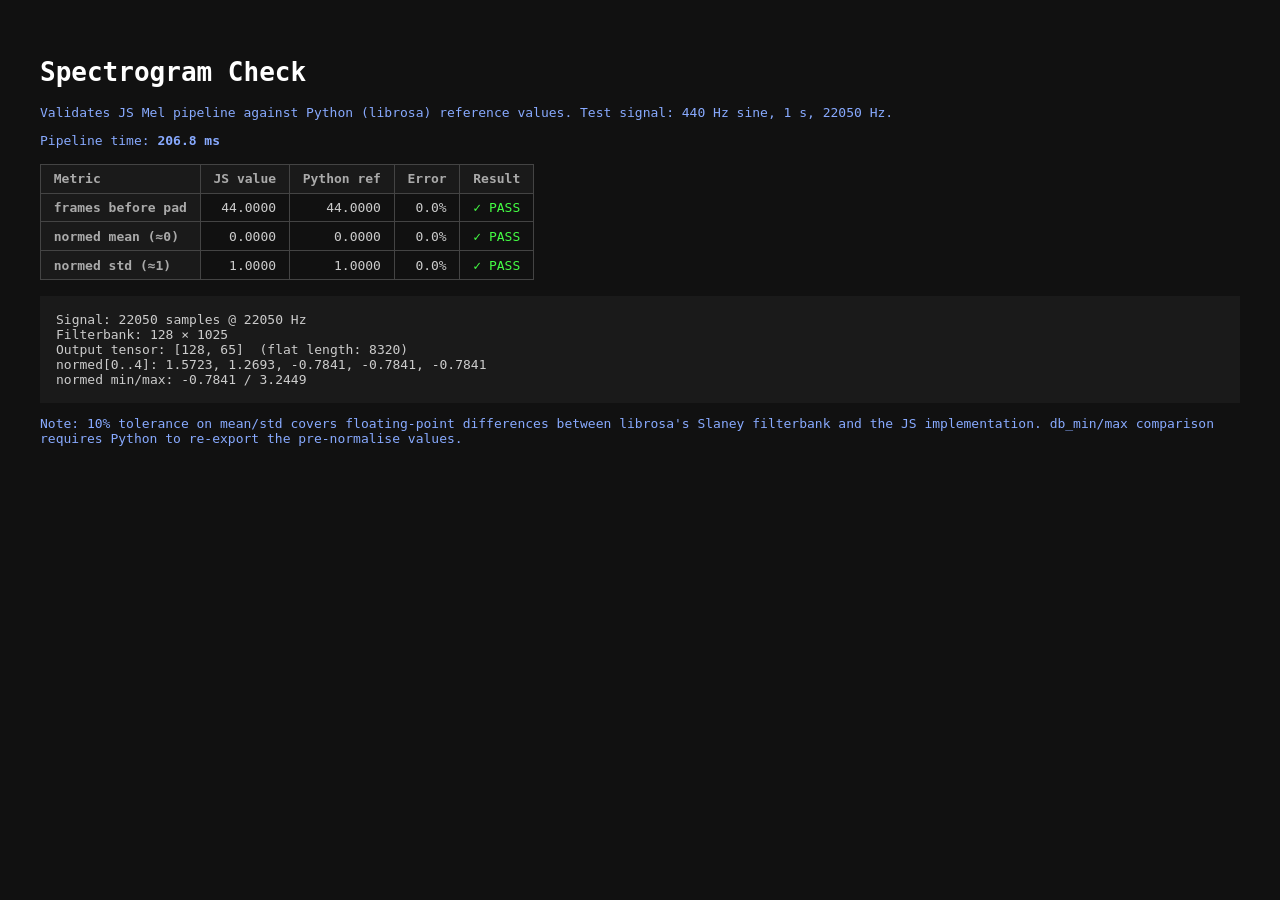
<file: signal-hunt/demo/spectrogram_check.html>
<!DOCTYPE html>
<html lang="en">
<head>
  <meta charset="UTF-8">
  <title>Signal Hunt — Spectrogram Check</title>
  <style>
    body { font-family: monospace; background: #111; color: #ccc; padding: 2rem; }
    h1 { color: #fff; }
    table { border-collapse: collapse; margin: 1rem 0; }
    td, th { border: 1px solid #444; padding: 0.4rem 0.8rem; text-align: right; }
    th { color: #aaa; text-align: left; background: #1a1a1a; }
    .pass { color: #4f4; }
    .fail { color: #f44; }
    .info { color: #8af; }
    pre { background: #1a1a1a; padding: 1rem; overflow: auto; }
  </style>
</head>
<body>
<h1>Spectrogram Check</h1>
<p class="info">Validates JS Mel pipeline against Python (librosa) reference values. Test signal: 440 Hz sine, 1 s, 22050 Hz.</p>
<div id="output">Running...</div>

<script type="module">
import { extractFeatures, buildMelFilterbank, N_FFT, HOP_LENGTH, N_MELS, TARGET_FRAMES } from './browser_pipeline.js';

// Python reference stats for A4 440 Hz, 1 s at 22050 Hz.
// Generated by: signal-hunt/demo/reference_stats.json
const REF = {
  n_frames: 44,          // frames before padding
  db_min: -39.16,        // min of log-dB spectrogram (pre-normalise)
  db_max:  40.84,        // max of log-dB spectrogram (pre-normalise)
  normed_mean: 0.0,      // ~0 after normalise
  normed_std:  1.0,      // ~1 after normalise
};
const TOLERANCE = 0.10;  // 10% relative tolerance

function pct(val, ref) {
  if (ref === 0) return Math.abs(val) < 1e-6 ? 0 : Infinity;
  return Math.abs(val - ref) / Math.abs(ref);
}

function row(label, jsVal, refVal, toleranceOverride) {
  const tol = toleranceOverride ?? TOLERANCE;
  const err = pct(jsVal, refVal);
  const pass = err <= tol;
  return `<tr>
    <th>${label}</th>
    <td>${jsVal.toFixed(4)}</td>
    <td>${refVal.toFixed(4)}</td>
    <td>${(err * 100).toFixed(1)}%</td>
    <td class="${pass ? 'pass' : 'fail'}">${pass ? '✓ PASS' : '✗ FAIL'}</td>
  </tr>`;
}

async function run() {
  const SR = 22050;
  const duration = 1.0;
  const nSamples = Math.round(SR * duration);

  // Generate A4 440 Hz sine wave at 22050 Hz.
  const signal = new Float32Array(nSamples);
  for (let i = 0; i < nSamples; i++) {
    signal[i] = Math.sin(2 * Math.PI * 440 * i / SR);
  }

  const t0 = performance.now();
  const fb = buildMelFilterbank(SR);
  const normed = extractFeatures(signal, fb);
  const elapsed = performance.now() - t0;

  // Reconstruct intermediate stats from scratch for log-dB comparison.
  // Re-run pipeline but capture pre-normalise values.
  // (We reuse the normed output — mean and std are measurable from it directly.)
  const mean = normed.reduce((a, b) => a + b, 0) / normed.length;
  const variance = normed.reduce((a, b) => a + (b - mean) ** 2, 0) / normed.length;
  const std = Math.sqrt(variance);

  // Estimated raw frames (before padding) from signal length — matches librosa center=True.
  const pad = N_FFT >> 1;
  const paddedLen = signal.length + 2 * pad;
  const estFrames = Math.floor((paddedLen - N_FFT) / HOP_LENGTH) + 1;

  const out = document.getElementById('output');
  out.innerHTML = `
<p class="info">Pipeline time: <strong>${elapsed.toFixed(1)} ms</strong></p>
<table>
  <tr><th>Metric</th><th>JS value</th><th>Python ref</th><th>Error</th><th>Result</th></tr>
  ${row('frames before pad', estFrames, REF.n_frames, 0.001)}
  ${row('normed mean (≈0)', mean, REF.normed_mean, 0.01)}
  ${row('normed std (≈1)', std, REF.normed_std, 0.01)}
</table>
<pre>Signal: ${nSamples} samples @ ${SR} Hz
Filterbank: ${N_MELS} × ${N_FFT / 2 + 1}
Output tensor: [${N_MELS}, ${TARGET_FRAMES}]  (flat length: ${normed.length})
normed[0..4]: ${Array.from(normed.slice(0, 5)).map(v => v.toFixed(4)).join(', ')}
normed min/max: ${Math.min(...normed).toFixed(4)} / ${Math.max(...normed).toFixed(4)}</pre>
<p class="info">Note: 10% tolerance on mean/std covers floating-point differences between
librosa's Slaney filterbank and the JS implementation. db_min/max comparison
requires Python to re-export the pre-normalise values.</p>
`;
}

run().catch(e => {
  document.getElementById('output').innerHTML = `<pre class="fail">Error: ${e.message}\n${e.stack}</pre>`;
});
</script>
</body>
</html>
</file>
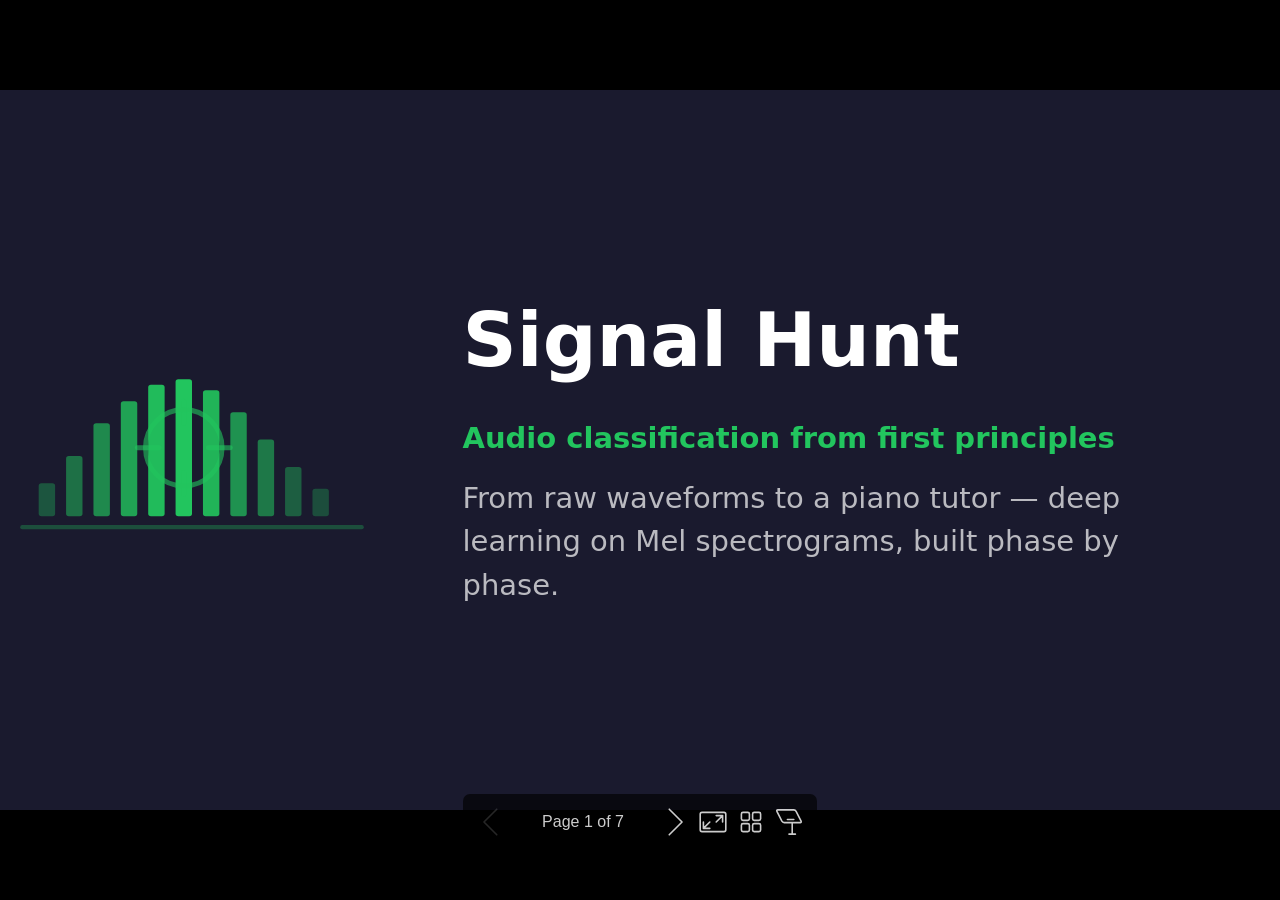
<file: signal-hunt/docs/presentation.html>
<!DOCTYPE html><html lang="C"><head><title>Signal Hunt</title><meta property="og:title" content="Signal Hunt"><meta charset="UTF-8"><meta name="viewport" content="width=device-width,height=device-height,initial-scale=1.0"><meta name="apple-mobile-web-app-capable" content="yes"><meta http-equiv="X-UA-Compatible" content="ie=edge"><meta property="og:type" content="website"><meta name="twitter:card" content="summary"><style>@media screen{body[data-bespoke-view=""] .bespoke-marp-parent>.bespoke-marp-osc>button,body[data-bespoke-view=next] .bespoke-marp-parent>.bespoke-marp-osc>button,body[data-bespoke-view=overview] button.bespoke-marp-overview-close,body[data-bespoke-view=presenter] .bespoke-marp-presenter-container .bespoke-marp-presenter-info-container .bespoke-marp-presenter-info-page-area .bespoke-marp-presenter-info-page,body[data-bespoke-view=presenter] .bespoke-marp-presenter-container .bespoke-marp-presenter-info-container button,body[data-bespoke-view=presenter] .bespoke-marp-presenter-container .bespoke-marp-presenter-note-container button{appearance:none;background-color:initial;border:0;color:inherit;cursor:pointer;font-size:inherit;opacity:.8;outline:none;padding:0;transition:opacity .2s linear;-webkit-tap-highlight-color:transparent}body[data-bespoke-view=""] .bespoke-marp-parent>.bespoke-marp-osc>button:disabled,body[data-bespoke-view=next] .bespoke-marp-parent>.bespoke-marp-osc>button:disabled,body[data-bespoke-view=overview] button.bespoke-marp-overview-close:disabled,body[data-bespoke-view=presenter] .bespoke-marp-presenter-container .bespoke-marp-presenter-info-container .bespoke-marp-presenter-info-page-area .bespoke-marp-presenter-info-page:disabled,body[data-bespoke-view=presenter] .bespoke-marp-presenter-container .bespoke-marp-presenter-info-container button:disabled,body[data-bespoke-view=presenter] .bespoke-marp-presenter-container .bespoke-marp-presenter-note-container button:disabled{cursor:not-allowed;opacity:.15!important}body[data-bespoke-view=""] .bespoke-marp-parent>.bespoke-marp-osc>button:hover,body[data-bespoke-view=next] .bespoke-marp-parent>.bespoke-marp-osc>button:hover,body[data-bespoke-view=overview] button.bespoke-marp-overview-close:hover,body[data-bespoke-view=presenter] .bespoke-marp-presenter-container .bespoke-marp-presenter-info-container .bespoke-marp-presenter-info-page-area .bespoke-marp-presenter-info-page:hover,body[data-bespoke-view=presenter] .bespoke-marp-presenter-container .bespoke-marp-presenter-info-container button:hover,body[data-bespoke-view=presenter] .bespoke-marp-presenter-container .bespoke-marp-presenter-note-container button:hover{opacity:1}body[data-bespoke-view=""] .bespoke-marp-parent>.bespoke-marp-osc>button:hover:active,body[data-bespoke-view=next] .bespoke-marp-parent>.bespoke-marp-osc>button:hover:active,body[data-bespoke-view=overview] button.bespoke-marp-overview-close:hover:active,body[data-bespoke-view=presenter] .bespoke-marp-presenter-container .bespoke-marp-presenter-info-container .bespoke-marp-presenter-info-page-area .bespoke-marp-presenter-info-page:hover:active,body[data-bespoke-view=presenter] .bespoke-marp-presenter-container .bespoke-marp-presenter-info-container button:hover:active,body[data-bespoke-view=presenter] .bespoke-marp-presenter-container .bespoke-marp-presenter-note-container button:hover:active{opacity:.6}body[data-bespoke-view=""] .bespoke-marp-parent>.bespoke-marp-osc>button:hover:not(:disabled),body[data-bespoke-view=next] .bespoke-marp-parent>.bespoke-marp-osc>button:hover:not(:disabled),body[data-bespoke-view=overview] button.bespoke-marp-overview-close:hover:not(:disabled),body[data-bespoke-view=presenter] .bespoke-marp-presenter-container .bespoke-marp-presenter-info-container .bespoke-marp-presenter-info-page-area .bespoke-marp-presenter-info-page:hover:not(:disabled),body[data-bespoke-view=presenter] .bespoke-marp-presenter-container .bespoke-marp-presenter-info-container button:hover:not(:disabled),body[data-bespoke-view=presenter] .bespoke-marp-presenter-container .bespoke-marp-presenter-note-container button:hover:not(:disabled){transition:none}body[data-bespoke-view=""] .bespoke-marp-parent>.bespoke-marp-osc>button[data-bespoke-marp-osc=prev],body[data-bespoke-view=next] .bespoke-marp-parent>.bespoke-marp-osc>button[data-bespoke-marp-osc=prev],body[data-bespoke-view=presenter] .bespoke-marp-presenter-container .bespoke-marp-presenter-info-container button.bespoke-marp-presenter-info-page-prev{background:#0000 url("[data-uri]") no-repeat 50%;background-size:contain;overflow:hidden;text-indent:100%;white-space:nowrap}body[data-bespoke-view=""] .bespoke-marp-parent>.bespoke-marp-osc>button[data-bespoke-marp-osc=next],body[data-bespoke-view=next] .bespoke-marp-parent>.bespoke-marp-osc>button[data-bespoke-marp-osc=next],body[data-bespoke-view=presenter] .bespoke-marp-presenter-container .bespoke-marp-presenter-info-container button.bespoke-marp-presenter-info-page-next{background:#0000 url("[data-uri]") no-repeat 50%;background-size:contain;overflow:hidden;text-indent:100%;white-space:nowrap}:is(body[data-bespoke-view=""],body[data-bespoke-view=next]) .bespoke-marp-parent>.bespoke-marp-osc>button[data-bespoke-marp-osc=fullscreen]{background:#0000 url("[data-uri]") no-repeat 50%;background-size:contain;overflow:hidden;text-indent:100%;white-space:nowrap}:is(body[data-bespoke-view=""],body[data-bespoke-view=next]) .bespoke-marp-parent>.bespoke-marp-osc>button.exit[data-bespoke-marp-osc=fullscreen]{background-image:url("[data-uri]")}:is(body[data-bespoke-view=""],body[data-bespoke-view=next]) .bespoke-marp-parent>.bespoke-marp-osc>button[data-bespoke-marp-osc=presenter]{background:#0000 url("[data-uri]") no-repeat 50%;background-size:contain;overflow:hidden;text-indent:100%;white-space:nowrap}body[data-bespoke-view=overview] button.bespoke-marp-overview-close,body[data-bespoke-view=presenter] .bespoke-marp-presenter-container .bespoke-marp-presenter-note-container button.bespoke-marp-presenter-note-bigger{background:#0000 url("[data-uri]") no-repeat 50%;background-size:contain;overflow:hidden;text-indent:100%;white-space:nowrap}body[data-bespoke-view=presenter] .bespoke-marp-presenter-container .bespoke-marp-presenter-note-container button.bespoke-marp-presenter-note-smaller{background:#0000 url("[data-uri]") no-repeat 50%;background-size:contain;overflow:hidden;text-indent:100%;white-space:nowrap}:is(body[data-bespoke-view=""],body[data-bespoke-view=next]) .bespoke-marp-parent>.bespoke-marp-osc>button[data-bespoke-marp-osc=overview]{background:#0000 url("[data-uri]") no-repeat 50%;background-size:contain;overflow:hidden;text-indent:100%;white-space:nowrap}}@keyframes __bespoke_marp_transition_reduced_outgoing__{0%{opacity:1}to{opacity:0}}@keyframes __bespoke_marp_transition_reduced_incoming__{0%{mix-blend-mode:plus-lighter;opacity:0}to{mix-blend-mode:plus-lighter;opacity:1}}.bespoke-marp-note,.bespoke-marp-osc,.bespoke-progress-parent{display:none;transition:none}@media screen{::view-transition-group(*){animation-duration:var(--marp-bespoke-transition-animation-duration,.5s);animation-timing-function:ease}::view-transition-new(*),::view-transition-old(*){animation-delay:0s;animation-direction:var(--marp-bespoke-transition-animation-direction,normal);animation-duration:var(--marp-bespoke-transition-animation-duration,.5s);animation-fill-mode:both;animation-name:var(--marp-bespoke-transition-animation-name,var(--marp-bespoke-transition-animation-name-fallback,__bespoke_marp_transition_no_animation__));mix-blend-mode:normal}::view-transition-old(*){--marp-bespoke-transition-animation-name-fallback:__bespoke_marp_transition_reduced_outgoing__;animation-timing-function:ease}::view-transition-new(*){--marp-bespoke-transition-animation-name-fallback:__bespoke_marp_transition_reduced_incoming__;animation-timing-function:ease}::view-transition-new(root),::view-transition-old(root){animation-timing-function:linear}::view-transition-new(__bespoke_marp_transition_osc__),::view-transition-old(__bespoke_marp_transition_osc__){animation-duration:0s!important;animation-name:__bespoke_marp_transition_osc__!important}::view-transition-new(__bespoke_marp_transition_osc__){opacity:0!important}.bespoke-marp-transition-warming-up::view-transition-group(*),.bespoke-marp-transition-warming-up::view-transition-new(*),.bespoke-marp-transition-warming-up::view-transition-old(*){animation-play-state:paused!important}body,html{height:100%;margin:0}body{background:#000;overflow:hidden}svg.bespoke-marp-slide{content-visibility:hidden;interactivity:inert;opacity:0;pointer-events:none;z-index:-1}svg.bespoke-marp-slide:not(.bespoke-marp-active) *{view-transition-name:none!important}svg.bespoke-marp-slide.bespoke-marp-active{content-visibility:visible;interactivity:auto;opacity:1;pointer-events:auto;z-index:0}svg.bespoke-marp-slide.bespoke-marp-active.bespoke-marp-active-ready *{animation-name:__bespoke_marp__!important}@supports not (content-visibility:hidden){svg.bespoke-marp-slide[data-bespoke-marp-load=hideable]{display:none}svg.bespoke-marp-slide[data-bespoke-marp-load=hideable].bespoke-marp-active{display:block}}}@media screen and (prefers-reduced-motion:reduce){svg.bespoke-marp-slide *{view-transition-name:none!important}}@media screen{[data-bespoke-marp-fragment=inactive]{visibility:hidden}:is(body[data-bespoke-view=""],body[data-bespoke-view=next]) .bespoke-marp-parent{inset:0;position:absolute}:is(body[data-bespoke-view=""],body[data-bespoke-view=next]) .bespoke-marp-parent>.bespoke-marp-osc{background:#000000a6;border-radius:7px;bottom:50px;color:#fff;contain:paint;display:block;font-family:Helvetica,Arial,sans-serif;font-size:16px;left:50%;line-height:0;opacity:1;padding:12px;position:absolute;touch-action:manipulation;transform:translateX(-50%);transition:opacity .2s linear;-webkit-user-select:none;user-select:none;view-transition-name:__bespoke_marp_transition_osc__;white-space:nowrap;will-change:transform;z-index:1}:is(body[data-bespoke-view=""],body[data-bespoke-view=next]) .bespoke-marp-parent>.bespoke-marp-osc>:where(*){margin-left:6px}:is(body[data-bespoke-view=""],body[data-bespoke-view=next]) .bespoke-marp-parent>.bespoke-marp-osc>:where(*):where(:first-child){margin-left:0}:is(body[data-bespoke-view=""],body[data-bespoke-view=next]) .bespoke-marp-parent>.bespoke-marp-osc>span{opacity:.8}:is(body[data-bespoke-view=""],body[data-bespoke-view=next]) .bespoke-marp-parent>.bespoke-marp-osc>span[data-bespoke-marp-osc=page]{display:inline-block;min-width:140px;text-align:center}:is(body[data-bespoke-view=""],body[data-bespoke-view=next]) .bespoke-marp-parent>.bespoke-marp-osc>button[data-bespoke-marp-osc=fullscreen],:is(body[data-bespoke-view=""],body[data-bespoke-view=next]) .bespoke-marp-parent>.bespoke-marp-osc>button[data-bespoke-marp-osc=next],:is(body[data-bespoke-view=""],body[data-bespoke-view=next]) .bespoke-marp-parent>.bespoke-marp-osc>button[data-bespoke-marp-osc=overview],:is(body[data-bespoke-view=""],body[data-bespoke-view=next]) .bespoke-marp-parent>.bespoke-marp-osc>button[data-bespoke-marp-osc=presenter],:is(body[data-bespoke-view=""],body[data-bespoke-view=next]) .bespoke-marp-parent>.bespoke-marp-osc>button[data-bespoke-marp-osc=prev]{height:32px;line-height:32px;width:32px}:is(body[data-bespoke-view=""],body[data-bespoke-view=next]) .bespoke-marp-parent.bespoke-marp-inactive{cursor:none}:is(body[data-bespoke-view=""],body[data-bespoke-view=next]) .bespoke-marp-parent.bespoke-marp-inactive>.bespoke-marp-osc{opacity:0;pointer-events:none}:is(body[data-bespoke-view=""],body[data-bespoke-view=next]) svg.bespoke-marp-slide{height:100%;left:0;position:absolute;top:0;width:100%}body[data-bespoke-view=""] .bespoke-progress-parent{background:#222;display:flex;height:5px;width:100%}body[data-bespoke-view=""] .bespoke-progress-parent+:where(.bespoke-marp-parent){top:5px}body[data-bespoke-view=""] .bespoke-progress-parent .bespoke-progress-bar{background:#0288d1;flex:0 0 0;transition:flex-basis .2s cubic-bezier(0,1,1,1)}body[data-bespoke-view=next]{background:#0000}body[data-bespoke-view=presenter]{background:#161616}body[data-bespoke-view=presenter] .bespoke-marp-presenter-container{display:grid;font-family:Helvetica,Arial,sans-serif;grid-template:"current dragbar next" minmax(140px,1fr) "current dragbar note" 2fr "info    dragbar note" 3em;grid-template-columns:minmax(3px,var(--bespoke-marp-presenter-split-ratio,66%)) 0 minmax(3px,1fr);height:100%;left:0;position:absolute;top:0;width:100%}body[data-bespoke-view=presenter] .bespoke-marp-presenter-container :where(.bespoke-marp-parent){grid-area:current;overflow:hidden;position:relative}body[data-bespoke-view=presenter] .bespoke-marp-presenter-container :where(.bespoke-marp-parent) :where(svg.bespoke-marp-slide){height:calc(100% - 40px);left:20px;pointer-events:none;position:absolute;top:20px;-webkit-user-select:none;user-select:none;width:calc(100% - 40px)}body[data-bespoke-view=presenter] .bespoke-marp-presenter-container :where(.bespoke-marp-parent) :where(svg.bespoke-marp-slide).bespoke-marp-active{filter:drop-shadow(0 3px 10px rgba(0,0,0,.5))}body[data-bespoke-view=presenter] .bespoke-marp-presenter-container .bespoke-marp-presenter-dragbar-container{background:#0288d1;cursor:col-resize;grid-area:dragbar;margin-left:-3px;opacity:0;position:relative;transition:opacity .4s linear .1s;width:6px;z-index:10}body[data-bespoke-view=presenter] .bespoke-marp-presenter-container .bespoke-marp-presenter-dragbar-container:hover{opacity:1}body[data-bespoke-view=presenter] .bespoke-marp-presenter-container .bespoke-marp-presenter-dragbar-container.active{opacity:1;transition-delay:0s}body[data-bespoke-view=presenter] .bespoke-marp-presenter-container .bespoke-marp-presenter-next-container{background:#222;cursor:pointer;display:none;grid-area:next;overflow:hidden;position:relative}body[data-bespoke-view=presenter] .bespoke-marp-presenter-container .bespoke-marp-presenter-next-container.active{display:block}body[data-bespoke-view=presenter] .bespoke-marp-presenter-container .bespoke-marp-presenter-next-container iframe.bespoke-marp-presenter-next{background:#0000;border:0;display:block;filter:drop-shadow(0 3px 10px rgba(0,0,0,.5));height:calc(100% - 40px);left:20px;pointer-events:none;position:absolute;interactivity:inert;top:20px;-webkit-user-select:none;user-select:none;width:calc(100% - 40px)}body[data-bespoke-view=presenter] .bespoke-marp-presenter-container .bespoke-marp-presenter-note-container{background:#222;color:#eee;grid-area:note;position:relative;z-index:1}body[data-bespoke-view=presenter] .bespoke-marp-presenter-container .bespoke-marp-presenter-note-container button{height:1.5em;line-height:1.5em;width:1.5em}body[data-bespoke-view=presenter] .bespoke-marp-presenter-container .bespoke-marp-presenter-note-container .bespoke-marp-presenter-note-wrapper{display:block;inset:0;position:absolute}body[data-bespoke-view=presenter] .bespoke-marp-presenter-container .bespoke-marp-presenter-note-container .bespoke-marp-presenter-note-buttons{background:#000000a6;border-radius:4px;bottom:0;display:flex;gap:4px;margin:12px;opacity:0;padding:6px;pointer-events:none;position:absolute;right:0;transition:opacity .2s linear}body[data-bespoke-view=presenter] .bespoke-marp-presenter-container .bespoke-marp-presenter-note-container .bespoke-marp-presenter-note-buttons:focus-within,body[data-bespoke-view=presenter] .bespoke-marp-presenter-container .bespoke-marp-presenter-note-container .bespoke-marp-presenter-note-wrapper:focus-within+.bespoke-marp-presenter-note-buttons,body[data-bespoke-view=presenter] .bespoke-marp-presenter-container .bespoke-marp-presenter-note-container:hover .bespoke-marp-presenter-note-buttons{opacity:1;pointer-events:auto}body[data-bespoke-view=presenter] .bespoke-marp-presenter-container .bespoke-marp-presenter-note-container .bespoke-marp-note{box-sizing:border-box;font-size:calc(1.1em*var(--bespoke-marp-note-font-scale, 1));height:calc(100% - 40px);margin:20px;overflow:auto;padding-right:3px;white-space:pre-wrap;width:calc(100% - 40px);word-wrap:break-word;scrollbar-color:#eeeeee80 #0000;scrollbar-width:thin}body[data-bespoke-view=presenter] .bespoke-marp-presenter-container .bespoke-marp-presenter-note-container .bespoke-marp-note::-webkit-scrollbar{width:6px}body[data-bespoke-view=presenter] .bespoke-marp-presenter-container .bespoke-marp-presenter-note-container .bespoke-marp-note::-webkit-scrollbar-track{background:#0000}body[data-bespoke-view=presenter] .bespoke-marp-presenter-container .bespoke-marp-presenter-note-container .bespoke-marp-note::-webkit-scrollbar-thumb{background:#eeeeee80;border-radius:6px}body[data-bespoke-view=presenter] .bespoke-marp-presenter-container .bespoke-marp-presenter-note-container .bespoke-marp-note:empty{pointer-events:none}body[data-bespoke-view=presenter] .bespoke-marp-presenter-container .bespoke-marp-presenter-note-container .bespoke-marp-note.active{display:block}body[data-bespoke-view=presenter] .bespoke-marp-presenter-container .bespoke-marp-presenter-note-container .bespoke-marp-note p:first-child{margin-top:0}body[data-bespoke-view=presenter] .bespoke-marp-presenter-container .bespoke-marp-presenter-note-container .bespoke-marp-note p:last-child{margin-bottom:0}body[data-bespoke-view=presenter] .bespoke-marp-presenter-container .bespoke-marp-presenter-info-container{align-items:center;box-sizing:border-box;color:#eee;display:flex;flex-wrap:nowrap;grid-area:info;justify-content:center;overflow:hidden;padding:0 10px}body[data-bespoke-view=presenter] .bespoke-marp-presenter-container .bespoke-marp-presenter-info-container :is(.bespoke-marp-presenter-info-page-area,.bespoke-marp-presenter-info-time,.bespoke-marp-presenter-info-timer){box-sizing:border-box;display:block;padding:0 10px;white-space:nowrap;width:100%}body[data-bespoke-view=presenter] .bespoke-marp-presenter-container .bespoke-marp-presenter-info-container button{height:1.5em;line-height:1.5em;width:1.5em}body[data-bespoke-view=presenter] .bespoke-marp-presenter-container .bespoke-marp-presenter-info-container .bespoke-marp-presenter-info-page-area{order:2;text-align:center}body[data-bespoke-view=presenter] .bespoke-marp-presenter-container .bespoke-marp-presenter-info-container .bespoke-marp-presenter-info-page-area .bespoke-marp-presenter-info-page{display:inline-block;min-width:120px;text-align:center}body[data-bespoke-view=presenter] .bespoke-marp-presenter-container .bespoke-marp-presenter-info-container .bespoke-marp-presenter-info-time{color:#999;order:1;text-align:left}body[data-bespoke-view=presenter] .bespoke-marp-presenter-container .bespoke-marp-presenter-info-container .bespoke-marp-presenter-info-timer{color:#999;order:3;text-align:right}body[data-bespoke-view=presenter] .bespoke-marp-presenter-container .bespoke-marp-presenter-info-container .bespoke-marp-presenter-info-timer:hover{cursor:pointer}body[data-bespoke-view=overview]{background:#161616;overflow:auto}body[data-bespoke-view=overview] [data-bespoke-marp-fragment=inactive]{visibility:visible}body[data-bespoke-view=overview] .bespoke-marp-overview-header{backdrop-filter:blur(4px);background:#222222d9;box-shadow:0 3px 10px #00000080;box-sizing:border-box;display:flex;height:48px;inset:0 0 auto;justify-content:flex-end;padding:10px;position:fixed;z-index:1}body[data-bespoke-view=overview] button.bespoke-marp-overview-close{height:28px;line-height:28px;transform:rotate(45deg);width:28px}body[data-bespoke-view=overview] .bespoke-marp-parent{display:grid;gap:40px;grid-template-columns:repeat(auto-fit,minmax(0,240px));justify-content:space-around;padding:30px}body[data-bespoke-view=overview] .bespoke-marp-parent svg.bespoke-marp-slide{--bov-selected:#0000;--bov-focus:#161616;--bov-focus-outline:#0000;background-image:conic-gradient(#161616 0 0),conic-gradient(var(--bov-focus) 0 0),conic-gradient(var(--bov-focus-outline) 0 0),conic-gradient(var(--bov-selected) 0 0);background-position:5px 5px,3px 3px,2px 2px,0 0;background-repeat:no-repeat;background-size:calc(100% - 10px) calc(100% - 10px),calc(100% - 6px) calc(100% - 6px),calc(100% - 4px) calc(100% - 4px),100% 100%;content-visibility:visible;cursor:pointer;filter:drop-shadow(0 3px 10px rgba(0,0,0,.5));margin:-6px;padding:6px;interactivity:auto;opacity:1;outline:0;pointer-events:auto;scroll-margin-block:30px;width:100%;z-index:0}body[data-bespoke-view=overview] .bespoke-marp-parent svg.bespoke-marp-slide *,body[data-bespoke-view=overview] .bespoke-marp-parent svg.bespoke-marp-slide.bespoke-marp-active *{pointer-events:none;interactivity:inert}body[data-bespoke-view=overview] .bespoke-marp-parent :is(svg.bespoke-marp-slide:active,svg.bespoke-marp-slide:focus-visible,svg.bespoke-marp-slide:hover){--bov-focus-outline:#161616}body[data-bespoke-view=overview] .bespoke-marp-parent svg.bespoke-marp-slide:focus-visible,body[data-bespoke-view=overview] .bespoke-marp-parent svg.bespoke-marp-slide:hover{--bov-focus:#999}body[data-bespoke-view=overview] .bespoke-marp-parent svg.bespoke-marp-slide:active{--bov-focus:#eee}body[data-bespoke-view=overview] .bespoke-marp-parent svg.bespoke-marp-slide.bespoke-marp-active{--bov-selected:#0288d1}body[data-bespoke-view=overview]:has(.bespoke-marp-overview-header) .bespoke-marp-parent{padding-top:78px}body[data-bespoke-view=overview]:has(.bespoke-marp-overview-header) .bespoke-marp-parent svg.bespoke-marp-slide{scroll-margin-top:78px}.bespoke-marp-overview{background:#000000a6;inset:0;opacity:0;pointer-events:none;position:fixed;transition:opacity .1s ease;z-index:10}.bespoke-marp-overview iframe{background:#222;border:0;display:block;height:100%;left:0;position:absolute;top:0;width:100%}.bespoke-marp-overview[data-open="1"]{opacity:1;pointer-events:auto}}@media print{.bespoke-marp-overview,.bespoke-marp-presenter-info-container,.bespoke-marp-presenter-next-container,.bespoke-marp-presenter-note-container{display:none}}</style><style>div#\:\$p > svg > foreignObject > section{width:1280px;height:720px;box-sizing:border-box;overflow:hidden;position:relative;scroll-snap-align:center center;-webkit-text-size-adjust:100%;text-size-adjust:100%}div#\:\$p > svg > foreignObject > section::after{bottom:0;content:attr(data-marpit-pagination);padding:inherit;pointer-events:none;position:absolute;right:0}div#\:\$p > svg > foreignObject > section:not([data-marpit-pagination])::after{display:none}div#\:\$p > svg > foreignObject > section :where(:is(h1, marp-h1)){font-size:2em;margin-block:0.67em}div#\:\$p > svg > foreignObject > section section:where(:is(h1, marp-h1)){--marpit-root-font-size: 2em}div#\:\$p > svg > foreignObject > section video::-webkit-media-controls{will-change:transform}@page {size:1280px 720px;margin:0}@media print{html, body{background-color:#fff;margin:0;page-break-inside:avoid;break-inside:avoid-page}div#\:\$p > svg > foreignObject > section{page-break-before:always;break-before:page}div#\:\$p > svg > foreignObject > section, div#\:\$p > svg > foreignObject > section *{-webkit-print-color-adjust:exact!important;animation-delay:0s!important;animation-duration:0s!important;color-adjust:exact!important;print-color-adjust:exact!important;transition:none!important}div#\:\$p > svg[data-marpit-svg]{display:block;height:100vh;width:100vw}}div#\:\$p > svg > foreignObject > :where(section){container-type:size}div#\:\$p > svg > foreignObject > section img[data-marp-twemoji]{background:transparent;height:1em;margin:0 .05em 0 .1em;vertical-align:-.1em;width:1em}div#\:\$p > svg > foreignObject > section{--fgColor-danger:light-dark(#d1242f, #f85149);--bgColor-attention-muted:light-dark(#fff8c5, #bb800926);--bgColor-muted:light-dark(#f6f8fa, #151b23);--bgColor-neutral-muted:light-dark(#818b981f, #656c7633);--borderColor-accent-emphasis:light-dark(#0969da, #1f6feb);--borderColor-attention-emphasis:light-dark(#9a6700, #9e6a03);--borderColor-danger-emphasis:light-dark(#cf222e, #da3633);--borderColor-default:light-dark(#d1d9e0, #3d444d);--borderColor-done-emphasis:light-dark(#8250df, #8957e5);--borderColor-success-emphasis:light-dark(#1a7f37, #238636);--color-prettylights-syntax-brackethighlighter-angle:light-dark(#59636e, #9198a1);--color-prettylights-syntax-brackethighlighter-unmatched:light-dark(#82071e, #f85149);--color-prettylights-syntax-carriage-return-bg:light-dark(#cf222e, #b62324);--color-prettylights-syntax-carriage-return-text:light-dark(#f6f8fa, #f0f6fc);--color-prettylights-syntax-comment:light-dark(#59636e, #9198a1);--color-prettylights-syntax-constant:light-dark(#0550ae, #79c0ff);--color-prettylights-syntax-constant-other-reference-link:light-dark(#0a3069, #a5d6ff);--color-prettylights-syntax-entity:light-dark(#6639ba, #d2a8ff);--color-prettylights-syntax-entity-tag:light-dark(#0550ae, #7ee787);--color-prettylights-syntax-invalid-illegal-text:light-dark(var(--fgColor-danger), var(--fgColor-danger));--color-prettylights-syntax-keyword:light-dark(#cf222e, #ff7b72);--color-prettylights-syntax-markup-changed-bg:light-dark(#ffd8b5, #5a1e02);--color-prettylights-syntax-markup-changed-text:light-dark(#953800, #ffdfb6);--color-prettylights-syntax-markup-deleted-bg:light-dark(#ffebe9, #67060c);--color-prettylights-syntax-markup-deleted-text:light-dark(#82071e, #ffdcd7);--color-prettylights-syntax-markup-heading:light-dark(#0550ae, #1f6feb);--color-prettylights-syntax-markup-ignored-bg:light-dark(#0550ae, #1158c7);--color-prettylights-syntax-markup-ignored-text:light-dark(#d1d9e0, #f0f6fc);--color-prettylights-syntax-markup-inserted-bg:light-dark(#dafbe1, #033a16);--color-prettylights-syntax-markup-inserted-text:light-dark(#116329, #aff5b4);--color-prettylights-syntax-markup-list:light-dark(#3b2300, #f2cc60);--color-prettylights-syntax-meta-diff-range:light-dark(#8250df, #d2a8ff);--color-prettylights-syntax-string:light-dark(#0a3069, #a5d6ff);--color-prettylights-syntax-string-regexp:light-dark(#116329, #7ee787);--color-prettylights-syntax-sublimelinter-gutter-mark:light-dark(#818b98, #3d444d);--color-prettylights-syntax-variable:light-dark(#953800, #ffa657);--fgColor-accent:light-dark(#0969da, #4493f8);--fgColor-attention:light-dark(#9a6700, #d29922);--fgColor-done:light-dark(#8250df, #ab7df8);--fgColor-muted:light-dark(#59636e, #9198a1);--fgColor-success:light-dark(#1a7f37, #3fb950);--bgColor-default:light-dark(#fff, #0d1117);--borderColor-muted:light-dark(#d1d9e0b3, #3d444db3);--color-prettylights-syntax-invalid-illegal-bg:light-dark(var(--bgColor-danger-muted), var(--bgColor-danger-muted));--color-prettylights-syntax-markup-bold:light-dark(#1f2328, #f0f6fc);--color-prettylights-syntax-markup-italic:light-dark(#1f2328, #f0f6fc);--color-prettylights-syntax-storage-modifier-import:light-dark(#1f2328, #f0f6fc);--fgColor-default:light-dark(#1f2328, #f0f6fc);--focus-outlineColor:light-dark(var(--borderColor-accent-emphasis), var(--borderColor-accent-emphasis));--borderColor-neutral-muted:light-dark(var(--borderColor-muted), var(--borderColor-muted));--base-size-16:calc(var(--marpit-root-font-size, 1rem) * 1);--base-size-24:calc(var(--marpit-root-font-size, 1rem) * 1.5);--base-size-4:calc(var(--marpit-root-font-size, 1rem) * 0.25);--base-size-40:calc(var(--marpit-root-font-size, 1rem) * 2.5);--base-size-8:calc(var(--marpit-root-font-size, 1rem) * 0.5);--base-text-weight-medium:500;--base-text-weight-normal:400;--base-text-weight-semibold:600;--fontStack-monospace:ui-monospace, SFMono-Regular, SF Mono, Menlo, Consolas, Liberation Mono, monospace;--fontStack-sansSerif:-apple-system, BlinkMacSystemFont, "Segoe UI", "Noto Sans", Helvetica, Arial, sans-serif, "Apple Color Emoji", "Segoe UI Emoji";}/*!
 * Marp default theme.
 *
 * @theme default
 * @author Yuki Hattori
 *
 * @auto-scaling true
 * @size 16:9 1280px 720px
 * @size 4:3 960px 720px
 */div#\:\$p > svg > foreignObject > section [data-theme=light],div#\:\$p > svg > foreignObject > section{color-scheme:light}div#\:\$p > svg > foreignObject > section [data-theme=dark],div#\:\$p > svg > foreignObject > section:where(.invert){color-scheme:dark}div#\:\$p > svg > foreignObject > section{-ms-text-size-adjust:100%;-webkit-text-size-adjust:100%;margin:0;font-weight:var(--base-text-weight-normal, 400);color:var(--fgColor-default);background-color:var(--bgColor-default);font-family:var(--fontStack-sansSerif, -apple-system, BlinkMacSystemFont, "Segoe UI", "Noto Sans", Helvetica, Arial, sans-serif, "Apple Color Emoji", "Segoe UI Emoji");font-size:16px;line-height:1.5;word-wrap:break-word}div#\:\$p > svg > foreignObject > section{--marpit-root-font-size:16px}div#\:\$p > svg > foreignObject > section a{text-decoration:underline;text-underline-offset:calc(var(--marpit-root-font-size, 1rem) * .2)}div#\:\$p > svg > foreignObject > section :is(h1, marp-h1):hover .anchor .octicon-link:before,div#\:\$p > svg > foreignObject > section :is(h2, marp-h2):hover .anchor .octicon-link:before,div#\:\$p > svg > foreignObject > section :is(h3, marp-h3):hover .anchor .octicon-link:before,div#\:\$p > svg > foreignObject > section :is(h4, marp-h4):hover .anchor .octicon-link:before,div#\:\$p > svg > foreignObject > section :is(h5, marp-h5):hover .anchor .octicon-link:before,div#\:\$p > svg > foreignObject > section :is(h6, marp-h6):hover .anchor .octicon-link:before{width:16px;height:16px;content:" ";display:inline-block;background-color:currentColor;-webkit-mask-image:url('data:image/svg+xml;charset=utf-8,<svg xmlns="http://www.w3.org/2000/svg" aria-hidden="true" viewBox="0 0 16 16"><path fill-rule="evenodd" d="M7.775 3.275a.75.75 0 0 0 1.06 1.06l1.25-1.25a2 2 0 1 1 2.83 2.83l-2.5 2.5a2 2 0 0 1-2.83 0 .75.75 0 0 0-1.06 1.06 3.5 3.5 0 0 0 4.95 0l2.5-2.5a3.5 3.5 0 0 0-4.95-4.95zm-4.69 9.64a2 2 0 0 1 0-2.83l2.5-2.5a2 2 0 0 1 2.83 0 .75.75 0 0 0 1.06-1.06 3.5 3.5 0 0 0-4.95 0l-2.5 2.5a3.5 3.5 0 0 0 4.95 4.95l1.25-1.25a.75.75 0 0 0-1.06-1.06l-1.25 1.25a2 2 0 0 1-2.83 0"/></svg>');mask-image:url('data:image/svg+xml;charset=utf-8,<svg xmlns="http://www.w3.org/2000/svg" aria-hidden="true" viewBox="0 0 16 16"><path fill-rule="evenodd" d="M7.775 3.275a.75.75 0 0 0 1.06 1.06l1.25-1.25a2 2 0 1 1 2.83 2.83l-2.5 2.5a2 2 0 0 1-2.83 0 .75.75 0 0 0-1.06 1.06 3.5 3.5 0 0 0 4.95 0l2.5-2.5a3.5 3.5 0 0 0-4.95-4.95zm-4.69 9.64a2 2 0 0 1 0-2.83l2.5-2.5a2 2 0 0 1 2.83 0 .75.75 0 0 0 1.06-1.06 3.5 3.5 0 0 0-4.95 0l-2.5 2.5a3.5 3.5 0 0 0 4.95 4.95l1.25-1.25a.75.75 0 0 0-1.06-1.06l-1.25 1.25a2 2 0 0 1-2.83 0"/></svg>')}div#\:\$p > svg > foreignObject > section details,div#\:\$p > svg > foreignObject > section figcaption,div#\:\$p > svg > foreignObject > section figure{display:block}div#\:\$p > svg > foreignObject > section summary{display:list-item}div#\:\$p > svg > foreignObject > section [hidden]{display:none!important}div#\:\$p > svg > foreignObject > section a{background-color:transparent;color:var(--fgColor-accent);text-decoration:none}div#\:\$p > svg > foreignObject > section abbr[title]{border-bottom:none;-webkit-text-decoration:underline dotted;text-decoration:underline dotted}div#\:\$p > svg > foreignObject > section b,div#\:\$p > svg > foreignObject > section strong{font-weight:var(--base-text-weight-semibold, 600)}div#\:\$p > svg > foreignObject > section dfn{font-style:italic}div#\:\$p > svg > foreignObject > section :is(h1, marp-h1){margin:.67em 0;font-weight:var(--base-text-weight-semibold, 600);padding-bottom:.3em;font-size:2em;border-bottom:1px solid var(--borderColor-muted)}div#\:\$p > svg > foreignObject > section mark{background-color:var(--bgColor-attention-muted);color:var(--fgColor-default)}div#\:\$p > svg > foreignObject > section small{font-size:90%}div#\:\$p > svg > foreignObject > section sub,div#\:\$p > svg > foreignObject > section sup{font-size:75%;line-height:0;position:relative;vertical-align:baseline}div#\:\$p > svg > foreignObject > section sub{bottom:-.25em}div#\:\$p > svg > foreignObject > section sup{top:-.5em}div#\:\$p > svg > foreignObject > section img{border-style:none;max-width:100%;box-sizing:content-box}div#\:\$p > svg > foreignObject > section code,div#\:\$p > svg > foreignObject > section kbd,div#\:\$p > svg > foreignObject > section :is(pre, marp-pre),div#\:\$p > svg > foreignObject > section samp{font-family:monospace;font-size:1em}div#\:\$p > svg > foreignObject > section figure{margin:1em var(--base-size-40)}div#\:\$p > svg > foreignObject > section hr{box-sizing:content-box;overflow:hidden;background:transparent;height:.25em;padding:0;margin:var(--base-size-24) 0;background-color:var(--borderColor-default);border:0}div#\:\$p > svg > foreignObject > section input{font:inherit;margin:0;overflow:visible;font-family:inherit;font-size:inherit;line-height:inherit}div#\:\$p > svg > foreignObject > section [type=button],div#\:\$p > svg > foreignObject > section [type=reset],div#\:\$p > svg > foreignObject > section [type=submit]{-webkit-appearance:button;-moz-appearance:button;appearance:button}div#\:\$p > svg > foreignObject > section [type=checkbox],div#\:\$p > svg > foreignObject > section [type=radio]{box-sizing:border-box;padding:0}div#\:\$p > svg > foreignObject > section [type=number]::-webkit-inner-spin-button,div#\:\$p > svg > foreignObject > section [type=number]::-webkit-outer-spin-button{height:auto}div#\:\$p > svg > foreignObject > section [type=search]::-webkit-search-cancel-button,div#\:\$p > svg > foreignObject > section [type=search]::-webkit-search-decoration{-webkit-appearance:none;appearance:none}div#\:\$p > svg > foreignObject > section ::-webkit-input-placeholder{color:inherit;opacity:.54}div#\:\$p > svg > foreignObject > section ::-webkit-file-upload-button{-webkit-appearance:button;appearance:button;font:inherit}div#\:\$p > svg > foreignObject > section a:hover{text-decoration:underline}div#\:\$p > svg > foreignObject > section ::-moz-placeholder{color:var(--fgColor-muted);opacity:1}div#\:\$p > svg > foreignObject > section ::placeholder{color:var(--fgColor-muted);opacity:1}div#\:\$p > svg > foreignObject > section hr:after,div#\:\$p > svg > foreignObject > section hr:before{display:table;content:""}div#\:\$p > svg > foreignObject > section hr:after{clear:both}div#\:\$p > svg > foreignObject > section table{border-spacing:0;border-collapse:collapse;display:block;width:-moz-max-content;width:max-content;max-width:100%;overflow:auto;font-variant:tabular-nums}div#\:\$p > svg > foreignObject > section td,div#\:\$p > svg > foreignObject > section th{padding:0}div#\:\$p > svg > foreignObject > section details summary{cursor:pointer}div#\:\$p > svg > foreignObject > section [role=button]:focus,div#\:\$p > svg > foreignObject > section a:focus,div#\:\$p > svg > foreignObject > section input[type=checkbox]:focus,div#\:\$p > svg > foreignObject > section input[type=radio]:focus{outline:2px solid var(--focus-outlineColor);outline-offset:-2px;box-shadow:none}div#\:\$p > svg > foreignObject > section [role=button]:focus:not(:focus-visible),div#\:\$p > svg > foreignObject > section a:focus:not(:focus-visible),div#\:\$p > svg > foreignObject > section input[type=checkbox]:focus:not(:focus-visible),div#\:\$p > svg > foreignObject > section input[type=radio]:focus:not(:focus-visible){outline:1px solid transparent}div#\:\$p > svg > foreignObject > section [role=button]:focus-visible,div#\:\$p > svg > foreignObject > section a:focus-visible,div#\:\$p > svg > foreignObject > section input[type=checkbox]:focus-visible,div#\:\$p > svg > foreignObject > section input[type=radio]:focus-visible{outline:2px solid var(--focus-outlineColor);outline-offset:-2px;box-shadow:none}div#\:\$p > svg > foreignObject > section a:not([class]):focus,div#\:\$p > svg > foreignObject > section a:not([class]):focus-visible,div#\:\$p > svg > foreignObject > section input[type=checkbox]:focus,div#\:\$p > svg > foreignObject > section input[type=checkbox]:focus-visible,div#\:\$p > svg > foreignObject > section input[type=radio]:focus,div#\:\$p > svg > foreignObject > section input[type=radio]:focus-visible{outline-offset:0}div#\:\$p > svg > foreignObject > section kbd{display:inline-block;padding:var(--base-size-4);font:11px var(--fontStack-monospace, ui-monospace, SFMono-Regular, SF Mono, Menlo, Consolas, Liberation Mono, monospace);line-height:10px;color:var(--fgColor-default);vertical-align:middle;background-color:var(--bgColor-muted);border-bottom-color:var(--borderColor-neutral-muted);border:1px solid var(--borderColor-neutral-muted);border-radius:6px;box-shadow:inset 0 -1px 0 var(--borderColor-neutral-muted)}div#\:\$p > svg > foreignObject > section :is(h1, marp-h1),div#\:\$p > svg > foreignObject > section :is(h2, marp-h2),div#\:\$p > svg > foreignObject > section :is(h3, marp-h3),div#\:\$p > svg > foreignObject > section :is(h4, marp-h4),div#\:\$p > svg > foreignObject > section :is(h5, marp-h5),div#\:\$p > svg > foreignObject > section :is(h6, marp-h6){margin-top:var(--base-size-24);margin-bottom:var(--base-size-16);font-weight:var(--base-text-weight-semibold, 600);line-height:1.25}div#\:\$p > svg > foreignObject > section :is(h2, marp-h2){padding-bottom:.3em;font-size:1.5em;border-bottom:1px solid var(--borderColor-muted)}div#\:\$p > svg > foreignObject > section :is(h2, marp-h2),div#\:\$p > svg > foreignObject > section :is(h3, marp-h3){font-weight:var(--base-text-weight-semibold, 600)}div#\:\$p > svg > foreignObject > section :is(h3, marp-h3){font-size:1.25em}div#\:\$p > svg > foreignObject > section :is(h4, marp-h4){font-size:1em}div#\:\$p > svg > foreignObject > section :is(h4, marp-h4),div#\:\$p > svg > foreignObject > section :is(h5, marp-h5){font-weight:var(--base-text-weight-semibold, 600)}div#\:\$p > svg > foreignObject > section :is(h5, marp-h5){font-size:.875em}div#\:\$p > svg > foreignObject > section :is(h6, marp-h6){font-weight:var(--base-text-weight-semibold, 600);font-size:.85em;color:var(--fgColor-muted)}div#\:\$p > svg > foreignObject > section p{margin-top:0;margin-bottom:10px}div#\:\$p > svg > foreignObject > section blockquote{margin:0;padding:0 1em;color:var(--fgColor-muted);border-left:.25em solid var(--borderColor-default)}div#\:\$p > svg > foreignObject > section ol,div#\:\$p > svg > foreignObject > section ul{margin-top:0;margin-bottom:0;padding-left:2em}div#\:\$p > svg > foreignObject > section ol ol,div#\:\$p > svg > foreignObject > section ul ol{list-style-type:lower-roman}div#\:\$p > svg > foreignObject > section ol ol ol,div#\:\$p > svg > foreignObject > section ol ul ol,div#\:\$p > svg > foreignObject > section ul ol ol,div#\:\$p > svg > foreignObject > section ul ul ol{list-style-type:lower-alpha}div#\:\$p > svg > foreignObject > section dd{margin-left:0}div#\:\$p > svg > foreignObject > section code,div#\:\$p > svg > foreignObject > section :is(pre, marp-pre),div#\:\$p > svg > foreignObject > section samp,div#\:\$p > svg > foreignObject > section tt{font-family:var(--fontStack-monospace, ui-monospace, SFMono-Regular, SF Mono, Menlo, Consolas, Liberation Mono, monospace);font-size:12px}div#\:\$p > svg > foreignObject > section :is(pre, marp-pre){margin-top:0;margin-bottom:0;word-wrap:normal}div#\:\$p > svg > foreignObject > section .octicon{display:inline-block;overflow:visible!important;vertical-align:text-bottom;fill:currentColor}div#\:\$p > svg > foreignObject > section input::-webkit-inner-spin-button,div#\:\$p > svg > foreignObject > section input::-webkit-outer-spin-button{margin:0;-webkit-appearance:none;appearance:none}div#\:\$p > svg > foreignObject > section .mr-2{margin-right:var(--base-size-8, 8px)!important}div#\:\$p > svg > foreignObject > section:after,div#\:\$p > svg > foreignObject > section:before{display:table}div#\:\$p > svg > foreignObject > section:after{clear:both}div#\:\$p > svg > foreignObject > section>:first-child{margin-top:0!important}div#\:\$p > svg > foreignObject > section>:last-child{margin-bottom:0!important}div#\:\$p > svg > foreignObject > section a:not([href]){color:inherit;text-decoration:none}div#\:\$p > svg > foreignObject > section .absent{color:var(--fgColor-danger)}div#\:\$p > svg > foreignObject > section .anchor{float:left;padding-right:var(--base-size-4);margin-left:-20px;line-height:1}div#\:\$p > svg > foreignObject > section .anchor:focus{outline:none}div#\:\$p > svg > foreignObject > section blockquote,div#\:\$p > svg > foreignObject > section details,div#\:\$p > svg > foreignObject > section dl,div#\:\$p > svg > foreignObject > section ol,div#\:\$p > svg > foreignObject > section p,div#\:\$p > svg > foreignObject > section :is(pre, marp-pre),div#\:\$p > svg > foreignObject > section table,div#\:\$p > svg > foreignObject > section ul{margin-top:0;margin-bottom:var(--base-size-16)}div#\:\$p > svg > foreignObject > section blockquote>:first-child{margin-top:0}div#\:\$p > svg > foreignObject > section blockquote>:last-child{margin-bottom:0}div#\:\$p > svg > foreignObject > section :is(h1, marp-h1) .octicon-link,div#\:\$p > svg > foreignObject > section :is(h2, marp-h2) .octicon-link,div#\:\$p > svg > foreignObject > section :is(h3, marp-h3) .octicon-link,div#\:\$p > svg > foreignObject > section :is(h4, marp-h4) .octicon-link,div#\:\$p > svg > foreignObject > section :is(h5, marp-h5) .octicon-link,div#\:\$p > svg > foreignObject > section :is(h6, marp-h6) .octicon-link{color:var(--fgColor-default);vertical-align:middle;visibility:hidden}div#\:\$p > svg > foreignObject > section :is(h1, marp-h1):hover .anchor,div#\:\$p > svg > foreignObject > section :is(h2, marp-h2):hover .anchor,div#\:\$p > svg > foreignObject > section :is(h3, marp-h3):hover .anchor,div#\:\$p > svg > foreignObject > section :is(h4, marp-h4):hover .anchor,div#\:\$p > svg > foreignObject > section :is(h5, marp-h5):hover .anchor,div#\:\$p > svg > foreignObject > section :is(h6, marp-h6):hover .anchor{text-decoration:none}div#\:\$p > svg > foreignObject > section :is(h1, marp-h1):hover .anchor .octicon-link,div#\:\$p > svg > foreignObject > section :is(h2, marp-h2):hover .anchor .octicon-link,div#\:\$p > svg > foreignObject > section :is(h3, marp-h3):hover .anchor .octicon-link,div#\:\$p > svg > foreignObject > section :is(h4, marp-h4):hover .anchor .octicon-link,div#\:\$p > svg > foreignObject > section :is(h5, marp-h5):hover .anchor .octicon-link,div#\:\$p > svg > foreignObject > section :is(h6, marp-h6):hover .anchor .octicon-link{visibility:visible}div#\:\$p > svg > foreignObject > section :is(h1, marp-h1) code,div#\:\$p > svg > foreignObject > section :is(h1, marp-h1) tt,div#\:\$p > svg > foreignObject > section :is(h2, marp-h2) code,div#\:\$p > svg > foreignObject > section :is(h2, marp-h2) tt,div#\:\$p > svg > foreignObject > section :is(h3, marp-h3) code,div#\:\$p > svg > foreignObject > section :is(h3, marp-h3) tt,div#\:\$p > svg > foreignObject > section :is(h4, marp-h4) code,div#\:\$p > svg > foreignObject > section :is(h4, marp-h4) tt,div#\:\$p > svg > foreignObject > section :is(h5, marp-h5) code,div#\:\$p > svg > foreignObject > section :is(h5, marp-h5) tt,div#\:\$p > svg > foreignObject > section :is(h6, marp-h6) code,div#\:\$p > svg > foreignObject > section :is(h6, marp-h6) tt{padding:0 .2em;font-size:inherit}div#\:\$p > svg > foreignObject > section summary :is(h1, marp-h1),div#\:\$p > svg > foreignObject > section summary :is(h2, marp-h2),div#\:\$p > svg > foreignObject > section summary :is(h3, marp-h3),div#\:\$p > svg > foreignObject > section summary :is(h4, marp-h4),div#\:\$p > svg > foreignObject > section summary :is(h5, marp-h5),div#\:\$p > svg > foreignObject > section summary :is(h6, marp-h6){display:inline-block}div#\:\$p > svg > foreignObject > section summary :is(h1, marp-h1) .anchor,div#\:\$p > svg > foreignObject > section summary :is(h2, marp-h2) .anchor,div#\:\$p > svg > foreignObject > section summary :is(h3, marp-h3) .anchor,div#\:\$p > svg > foreignObject > section summary :is(h4, marp-h4) .anchor,div#\:\$p > svg > foreignObject > section summary :is(h5, marp-h5) .anchor,div#\:\$p > svg > foreignObject > section summary :is(h6, marp-h6) .anchor{margin-left:-40px}div#\:\$p > svg > foreignObject > section summary :is(h1, marp-h1),div#\:\$p > svg > foreignObject > section summary :is(h2, marp-h2){padding-bottom:0;border-bottom:0}div#\:\$p > svg > foreignObject > section ol.no-list,div#\:\$p > svg > foreignObject > section ul.no-list{padding:0;list-style-type:none}div#\:\$p > svg > foreignObject > section ol[type="a s"]{list-style-type:lower-alpha}div#\:\$p > svg > foreignObject > section ol[type="A s"]{list-style-type:upper-alpha}div#\:\$p > svg > foreignObject > section ol[type="i s"]{list-style-type:lower-roman}div#\:\$p > svg > foreignObject > section ol[type="I s"]{list-style-type:upper-roman}div#\:\$p > svg > foreignObject > section div>ol:not([type]),div#\:\$p > svg > foreignObject > section ol[type="1"]{list-style-type:decimal}div#\:\$p > svg > foreignObject > section ol ol,div#\:\$p > svg > foreignObject > section ol ul,div#\:\$p > svg > foreignObject > section ul ol,div#\:\$p > svg > foreignObject > section ul ul{margin-top:0;margin-bottom:0}div#\:\$p > svg > foreignObject > section li>p{margin-top:var(--base-size-16)}div#\:\$p > svg > foreignObject > section li+li{margin-top:.25em}div#\:\$p > svg > foreignObject > section dl{padding:0}div#\:\$p > svg > foreignObject > section dl dt{padding:0;margin-top:var(--base-size-16);font-size:1em;font-style:italic;font-weight:var(--base-text-weight-semibold, 600)}div#\:\$p > svg > foreignObject > section dl dd{padding:0 var(--base-size-16);margin-bottom:var(--base-size-16)}div#\:\$p > svg > foreignObject > section table th{font-weight:var(--base-text-weight-semibold, 600)}div#\:\$p > svg > foreignObject > section table td,div#\:\$p > svg > foreignObject > section table th{padding:6px 13px;border:1px solid var(--borderColor-default)}div#\:\$p > svg > foreignObject > section table td>:last-child{margin-bottom:0}div#\:\$p > svg > foreignObject > section table tr{background-color:var(--bgColor-default);border-top:1px solid var(--borderColor-muted)}div#\:\$p > svg > foreignObject > section table tr:nth-child(2n){background-color:var(--bgColor-muted)}div#\:\$p > svg > foreignObject > section table img{background-color:transparent}div#\:\$p > svg > foreignObject > section img[align=right]{padding-left:20px}div#\:\$p > svg > foreignObject > section img[align=left]{padding-right:20px}div#\:\$p > svg > foreignObject > section .emoji{max-width:none;vertical-align:text-top;background-color:transparent}div#\:\$p > svg > foreignObject > section :is(span, marp-span).frame,div#\:\$p > svg > foreignObject > section :is(span, marp-span).frame>:is(span, marp-span){display:block;overflow:hidden}div#\:\$p > svg > foreignObject > section :is(span, marp-span).frame>:is(span, marp-span){float:left;width:auto;padding:7px;margin:13px 0 0;border:1px solid var(--borderColor-default)}div#\:\$p > svg > foreignObject > section :is(span, marp-span).frame :is(span, marp-span) img{display:block;float:left}div#\:\$p > svg > foreignObject > section :is(span, marp-span).frame :is(span, marp-span) :is(span, marp-span){display:block;padding:5px 0 0;clear:both;color:var(--fgColor-default)}div#\:\$p > svg > foreignObject > section :is(span, marp-span).align-center{display:block;overflow:hidden;clear:both}div#\:\$p > svg > foreignObject > section :is(span, marp-span).align-center>:is(span, marp-span){display:block;margin:13px auto 0;overflow:hidden;text-align:center}div#\:\$p > svg > foreignObject > section :is(span, marp-span).align-center :is(span, marp-span) img{margin:0 auto;text-align:center}div#\:\$p > svg > foreignObject > section :is(span, marp-span).align-right{display:block;overflow:hidden;clear:both}div#\:\$p > svg > foreignObject > section :is(span, marp-span).align-right>:is(span, marp-span){display:block;margin:13px 0 0;overflow:hidden;text-align:right}div#\:\$p > svg > foreignObject > section :is(span, marp-span).align-right :is(span, marp-span) img{margin:0;text-align:right}div#\:\$p > svg > foreignObject > section :is(span, marp-span).float-left{display:block;float:left;margin-right:13px;overflow:hidden}div#\:\$p > svg > foreignObject > section :is(span, marp-span).float-left :is(span, marp-span){margin:13px 0 0}div#\:\$p > svg > foreignObject > section :is(span, marp-span).float-right{display:block;float:right;margin-left:13px;overflow:hidden}div#\:\$p > svg > foreignObject > section :is(span, marp-span).float-right>:is(span, marp-span){display:block;margin:13px auto 0;overflow:hidden;text-align:right}div#\:\$p > svg > foreignObject > section code,div#\:\$p > svg > foreignObject > section tt{padding:.2em .4em;margin:0;font-size:85%;white-space:break-spaces;background-color:var(--bgColor-neutral-muted);border-radius:6px}div#\:\$p > svg > foreignObject > section code br,div#\:\$p > svg > foreignObject > section tt br{display:none}div#\:\$p > svg > foreignObject > section del code{text-decoration:inherit}div#\:\$p > svg > foreignObject > section samp{font-size:85%}div#\:\$p > svg > foreignObject > section :is(pre, marp-pre) code{font-size:100%}div#\:\$p > svg > foreignObject > section :is(pre, marp-pre)>code{padding:0;margin:0;word-break:normal;white-space:pre;background:transparent;border:0}div#\:\$p > svg > foreignObject > section .highlight{margin-bottom:var(--base-size-16)}div#\:\$p > svg > foreignObject > section .highlight :is(pre, marp-pre){margin-bottom:0;word-break:normal}div#\:\$p > svg > foreignObject > section :is(pre, marp-pre){padding:var(--base-size-16);overflow:auto;font-size:85%;line-height:1.45;color:var(--fgColor-default);background-color:var(--bgColor-muted);border-radius:6px}div#\:\$p > svg > foreignObject > section :is(pre, marp-pre) code,div#\:\$p > svg > foreignObject > section :is(pre, marp-pre) tt{display:inline;padding:0;margin:0;overflow:visible;line-height:inherit;word-wrap:normal;background-color:transparent;border:0}div#\:\$p > svg > foreignObject > section .csv-data td,div#\:\$p > svg > foreignObject > section .csv-data th{padding:5px;overflow:hidden;font-size:12px;line-height:1;text-align:left;white-space:nowrap}div#\:\$p > svg > foreignObject > section .csv-data .blob-num{padding:10px var(--base-size-8) 9px;text-align:right;background:var(--bgColor-default);border:0}div#\:\$p > svg > foreignObject > section .csv-data tr{border-top:0}div#\:\$p > svg > foreignObject > section .csv-data th{font-weight:var(--base-text-weight-semibold, 600);background:var(--bgColor-muted);border-top:0}div#\:\$p > svg > foreignObject > section [data-footnote-ref]:before{content:"["}div#\:\$p > svg > foreignObject > section [data-footnote-ref]:after{content:"]"}div#\:\$p > svg > foreignObject > section .footnotes{font-size:12px;color:var(--fgColor-muted);border-top:1px solid var(--borderColor-default)}div#\:\$p > svg > foreignObject > section div#\:\$p > svg > foreignObject > section section.footnotes{--marpit-root-font-size:12px}div#\:\$p > svg > foreignObject > section .footnotes ol,div#\:\$p > svg > foreignObject > section .footnotes ol ul{padding-left:var(--base-size-16)}div#\:\$p > svg > foreignObject > section .footnotes ol ul{display:inline-block;margin-top:var(--base-size-16)}div#\:\$p > svg > foreignObject > section .footnotes li{position:relative}div#\:\$p > svg > foreignObject > section .footnotes li:target:before{position:absolute;top:calc(var(--base-size-8)*-1);right:calc(var(--base-size-8)*-1);bottom:calc(var(--base-size-8)*-1);left:calc(var(--base-size-24)*-1);pointer-events:none;content:"";border:2px solid var(--borderColor-accent-emphasis);border-radius:6px}div#\:\$p > svg > foreignObject > section .footnotes li:target{color:var(--fgColor-default)}div#\:\$p > svg > foreignObject > section .footnotes .data-footnote-backref g-emoji{font-family:monospace}div#\:\$p > svg > foreignObject > section .pl-c{color:var(--color-prettylights-syntax-comment)}div#\:\$p > svg > foreignObject > section .pl-c1,div#\:\$p > svg > foreignObject > section .pl-s .pl-v{color:var(--color-prettylights-syntax-constant)}div#\:\$p > svg > foreignObject > section .pl-e,div#\:\$p > svg > foreignObject > section .pl-en{color:var(--color-prettylights-syntax-entity)}div#\:\$p > svg > foreignObject > section .pl-s .pl-s1,div#\:\$p > svg > foreignObject > section .pl-smi{color:var(--color-prettylights-syntax-storage-modifier-import)}div#\:\$p > svg > foreignObject > section .pl-ent{color:var(--color-prettylights-syntax-entity-tag)}div#\:\$p > svg > foreignObject > section .pl-k{color:var(--color-prettylights-syntax-keyword)}div#\:\$p > svg > foreignObject > section .pl-pds,div#\:\$p > svg > foreignObject > section .pl-s,div#\:\$p > svg > foreignObject > section .pl-s .pl-pse .pl-s1,div#\:\$p > svg > foreignObject > section .pl-sr,div#\:\$p > svg > foreignObject > section .pl-sr .pl-cce,div#\:\$p > svg > foreignObject > section .pl-sr .pl-sra,div#\:\$p > svg > foreignObject > section .pl-sr .pl-sre{color:var(--color-prettylights-syntax-string)}div#\:\$p > svg > foreignObject > section .pl-smw,div#\:\$p > svg > foreignObject > section .pl-v{color:var(--color-prettylights-syntax-variable)}div#\:\$p > svg > foreignObject > section .pl-bu{color:var(--color-prettylights-syntax-brackethighlighter-unmatched)}div#\:\$p > svg > foreignObject > section .pl-ii{color:var(--color-prettylights-syntax-invalid-illegal-text);background-color:var(--color-prettylights-syntax-invalid-illegal-bg)}div#\:\$p > svg > foreignObject > section .pl-c2{color:var(--color-prettylights-syntax-carriage-return-text);background-color:var(--color-prettylights-syntax-carriage-return-bg)}div#\:\$p > svg > foreignObject > section .pl-sr .pl-cce{font-weight:700;color:var(--color-prettylights-syntax-string-regexp)}div#\:\$p > svg > foreignObject > section .pl-ml{color:var(--color-prettylights-syntax-markup-list)}div#\:\$p > svg > foreignObject > section .pl-mh,div#\:\$p > svg > foreignObject > section .pl-mh .pl-en,div#\:\$p > svg > foreignObject > section .pl-ms{font-weight:700;color:var(--color-prettylights-syntax-markup-heading)}div#\:\$p > svg > foreignObject > section .pl-mi{font-style:italic;color:var(--color-prettylights-syntax-markup-italic)}div#\:\$p > svg > foreignObject > section .pl-mb{font-weight:700;color:var(--color-prettylights-syntax-markup-bold)}div#\:\$p > svg > foreignObject > section .pl-md{color:var(--color-prettylights-syntax-markup-deleted-text);background-color:var(--color-prettylights-syntax-markup-deleted-bg)}div#\:\$p > svg > foreignObject > section .pl-mi1{color:var(--color-prettylights-syntax-markup-inserted-text);background-color:var(--color-prettylights-syntax-markup-inserted-bg)}div#\:\$p > svg > foreignObject > section .pl-mc{color:var(--color-prettylights-syntax-markup-changed-text);background-color:var(--color-prettylights-syntax-markup-changed-bg)}div#\:\$p > svg > foreignObject > section .pl-mi2{color:var(--color-prettylights-syntax-markup-ignored-text);background-color:var(--color-prettylights-syntax-markup-ignored-bg)}div#\:\$p > svg > foreignObject > section .pl-mdr{font-weight:700;color:var(--color-prettylights-syntax-meta-diff-range)}div#\:\$p > svg > foreignObject > section .pl-ba{color:var(--color-prettylights-syntax-brackethighlighter-angle)}div#\:\$p > svg > foreignObject > section .pl-sg{color:var(--color-prettylights-syntax-sublimelinter-gutter-mark)}div#\:\$p > svg > foreignObject > section .pl-corl{text-decoration:underline;color:var(--color-prettylights-syntax-constant-other-reference-link)}div#\:\$p > svg > foreignObject > section [role=button]:focus:not(:focus-visible),div#\:\$p > svg > foreignObject > section [role=tabpanel][tabindex="0"]:focus:not(:focus-visible),div#\:\$p > svg > foreignObject > section a:focus:not(:focus-visible),div#\:\$p > svg > foreignObject > section button:focus:not(:focus-visible),div#\:\$p > svg > foreignObject > section summary:focus:not(:focus-visible){outline:none;box-shadow:none}div#\:\$p > svg > foreignObject > section [tabindex="0"]:focus:not(:focus-visible),div#\:\$p > svg > foreignObject > section details-dialog:focus:not(:focus-visible){outline:none}div#\:\$p > svg > foreignObject > section g-emoji{display:inline-block;min-width:1ch;font-family:Apple Color Emoji,Segoe UI Emoji,Segoe UI Symbol;font-size:1em;font-style:normal!important;font-weight:var(--base-text-weight-normal, 400);line-height:1;vertical-align:-.075em}div#\:\$p > svg > foreignObject > section g-emoji img{width:1em;height:1em}div#\:\$p > svg > foreignObject > section a:has(>p,>div,>:is(pre, marp-pre),>blockquote){display:block}div#\:\$p > svg > foreignObject > section a:has(>p,>div,>:is(pre, marp-pre),>blockquote):not(:has(.snippet-clipboard-content,>:is(pre, marp-pre))){width:-moz-fit-content;width:fit-content}div#\:\$p > svg > foreignObject > section a:has(>p,>div,>:is(pre, marp-pre),>blockquote):has(.snippet-clipboard-content,>:is(pre, marp-pre)):focus-visible{outline:2px solid var(--focus-outlineColor);outline-offset:2px}div#\:\$p > svg > foreignObject > section .task-list-item{list-style-type:none}div#\:\$p > svg > foreignObject > section .task-list-item label{font-weight:var(--base-text-weight-normal, 400)}div#\:\$p > svg > foreignObject > section .task-list-item.enabled label{cursor:pointer}div#\:\$p > svg > foreignObject > section .task-list-item+.task-list-item{margin-top:var(--base-size-4)}div#\:\$p > svg > foreignObject > section .task-list-item .handle{display:none}div#\:\$p > svg > foreignObject > section .task-list-item-checkbox{margin:0 .2em .25em -1.4em;vertical-align:middle}div#\:\$p > svg > foreignObject > section ul:dir(rtl) .task-list-item-checkbox{margin:0 -1.6em .25em .2em}div#\:\$p > svg > foreignObject > section ol:dir(rtl) .task-list-item-checkbox{margin:0 -1.6em .25em .2em}div#\:\$p > svg > foreignObject > section .contains-task-list:focus-within .task-list-item-convert-container,div#\:\$p > svg > foreignObject > section .contains-task-list:hover .task-list-item-convert-container{display:block;width:auto;height:24px;overflow:visible;clip-path:none}div#\:\$p > svg > foreignObject > section ::-webkit-calendar-picker-indicator{filter:invert(50%)}div#\:\$p > svg > foreignObject > section .markdown-alert{padding:var(--base-size-8) var(--base-size-16);margin-bottom:var(--base-size-16);color:inherit;border-left:.25em solid var(--borderColor-default)}div#\:\$p > svg > foreignObject > section .markdown-alert>:first-child{margin-top:0}div#\:\$p > svg > foreignObject > section .markdown-alert>:last-child{margin-bottom:0}div#\:\$p > svg > foreignObject > section .markdown-alert .markdown-alert-title{display:flex;font-weight:var(--base-text-weight-medium, 500);align-items:center;line-height:1}div#\:\$p > svg > foreignObject > section .markdown-alert.markdown-alert-note{border-left-color:var(--borderColor-accent-emphasis)}div#\:\$p > svg > foreignObject > section .markdown-alert.markdown-alert-note .markdown-alert-title{color:var(--fgColor-accent)}div#\:\$p > svg > foreignObject > section .markdown-alert.markdown-alert-important{border-left-color:var(--borderColor-done-emphasis)}div#\:\$p > svg > foreignObject > section .markdown-alert.markdown-alert-important .markdown-alert-title{color:var(--fgColor-done)}div#\:\$p > svg > foreignObject > section .markdown-alert.markdown-alert-warning{border-left-color:var(--borderColor-attention-emphasis)}div#\:\$p > svg > foreignObject > section .markdown-alert.markdown-alert-warning .markdown-alert-title{color:var(--fgColor-attention)}div#\:\$p > svg > foreignObject > section .markdown-alert.markdown-alert-tip{border-left-color:var(--borderColor-success-emphasis)}div#\:\$p > svg > foreignObject > section .markdown-alert.markdown-alert-tip .markdown-alert-title{color:var(--fgColor-success)}div#\:\$p > svg > foreignObject > section .markdown-alert.markdown-alert-caution{border-left-color:var(--borderColor-danger-emphasis)}div#\:\$p > svg > foreignObject > section .markdown-alert.markdown-alert-caution .markdown-alert-title{color:var(--fgColor-danger)}div#\:\$p > svg > foreignObject > section>:first-child>.heading-element:first-child{margin-top:0!important}div#\:\$p > svg > foreignObject > section .highlight :is(pre, marp-pre):has(+.zeroclipboard-container){min-height:52px}div#\:\$p > svg > foreignObject > section :is(h1, marp-h1){color:var(--h1-color);font-size:1.6em}div#\:\$p > svg > foreignObject > section :is(h1, marp-h1),div#\:\$p > svg > foreignObject > section :is(h2, marp-h2){border-bottom:none}div#\:\$p > svg > foreignObject > section :is(h2, marp-h2){font-size:1.3em}div#\:\$p > svg > foreignObject > section :is(h3, marp-h3){font-size:1.1em}div#\:\$p > svg > foreignObject > section :is(h4, marp-h4){font-size:1.05em}div#\:\$p > svg > foreignObject > section :is(h5, marp-h5){font-size:1em}div#\:\$p > svg > foreignObject > section :is(h6, marp-h6){font-size:.9em}div#\:\$p > svg > foreignObject > section :is(h1, marp-h1) strong,div#\:\$p > svg > foreignObject > section :is(h2, marp-h2) strong,div#\:\$p > svg > foreignObject > section :is(h3, marp-h3) strong,div#\:\$p > svg > foreignObject > section :is(h4, marp-h4) strong,div#\:\$p > svg > foreignObject > section :is(h5, marp-h5) strong,div#\:\$p > svg > foreignObject > section :is(h6, marp-h6) strong{font-weight:inherit;color:var(--heading-strong-color)}div#\:\$p > svg > foreignObject > section :is(h1, marp-h1)::part(auto-scaling),div#\:\$p > svg > foreignObject > section :is(h2, marp-h2)::part(auto-scaling),div#\:\$p > svg > foreignObject > section :is(h3, marp-h3)::part(auto-scaling),div#\:\$p > svg > foreignObject > section :is(h4, marp-h4)::part(auto-scaling),div#\:\$p > svg > foreignObject > section :is(h5, marp-h5)::part(auto-scaling),div#\:\$p > svg > foreignObject > section :is(h6, marp-h6)::part(auto-scaling){max-height:563px}div#\:\$p > svg > foreignObject > section hr{height:0;padding-top:.25em}div#\:\$p > svg > foreignObject > section img{background-color:transparent}div#\:\$p > svg > foreignObject > section :is(pre, marp-pre){border:1px solid var(--borderColor-default);line-height:1.15;overflow:visible}div#\:\$p > svg > foreignObject > section :is(pre, marp-pre)::part(auto-scaling){max-height:529px}div#\:\$p > svg > foreignObject > section :is(pre, marp-pre) :where(.hljs){color:var(--color-prettylights-syntax-storage-modifier-import)}div#\:\$p > svg > foreignObject > section :is(pre, marp-pre) :where(.hljs-doctag),div#\:\$p > svg > foreignObject > section :is(pre, marp-pre) :where(.hljs-keyword),div#\:\$p > svg > foreignObject > section :is(pre, marp-pre) :where(.hljs-meta .hljs-keyword),div#\:\$p > svg > foreignObject > section :is(pre, marp-pre) :where(.hljs-template-tag),div#\:\$p > svg > foreignObject > section :is(pre, marp-pre) :where(.hljs-template-variable),div#\:\$p > svg > foreignObject > section :is(pre, marp-pre) :where(.hljs-type),div#\:\$p > svg > foreignObject > section :is(pre, marp-pre) :where(.hljs-variable.language_){color:var(--color-prettylights-syntax-keyword)}div#\:\$p > svg > foreignObject > section :is(pre, marp-pre) :where(.hljs-title),div#\:\$p > svg > foreignObject > section :is(pre, marp-pre) :where(.hljs-title.class_),div#\:\$p > svg > foreignObject > section :is(pre, marp-pre) :where(.hljs-title.class_.inherited__),div#\:\$p > svg > foreignObject > section :is(pre, marp-pre) :where(.hljs-title.function_){color:var(--color-prettylights-syntax-entity)}div#\:\$p > svg > foreignObject > section :is(pre, marp-pre) :where(.hljs-attr),div#\:\$p > svg > foreignObject > section :is(pre, marp-pre) :where(.hljs-attribute),div#\:\$p > svg > foreignObject > section :is(pre, marp-pre) :where(.hljs-literal),div#\:\$p > svg > foreignObject > section :is(pre, marp-pre) :where(.hljs-meta),div#\:\$p > svg > foreignObject > section :is(pre, marp-pre) :where(.hljs-number),div#\:\$p > svg > foreignObject > section :is(pre, marp-pre) :where(.hljs-operator),div#\:\$p > svg > foreignObject > section :is(pre, marp-pre) :where(.hljs-selector-attr),div#\:\$p > svg > foreignObject > section :is(pre, marp-pre) :where(.hljs-selector-class),div#\:\$p > svg > foreignObject > section :is(pre, marp-pre) :where(.hljs-selector-id),div#\:\$p > svg > foreignObject > section :is(pre, marp-pre) :where(.hljs-variable){color:var(--color-prettylights-syntax-constant)}div#\:\$p > svg > foreignObject > section :is(pre, marp-pre) :where(.hljs-meta .hljs-string),div#\:\$p > svg > foreignObject > section :is(pre, marp-pre) :where(.hljs-regexp),div#\:\$p > svg > foreignObject > section :is(pre, marp-pre) :where(.hljs-string){color:var(--color-prettylights-syntax-string)}div#\:\$p > svg > foreignObject > section :is(pre, marp-pre) :where(.hljs-built_in),div#\:\$p > svg > foreignObject > section :is(pre, marp-pre) :where(.hljs-symbol){color:var(--color-prettylights-syntax-variable)}div#\:\$p > svg > foreignObject > section :is(pre, marp-pre) :where(.hljs-code),div#\:\$p > svg > foreignObject > section :is(pre, marp-pre) :where(.hljs-comment),div#\:\$p > svg > foreignObject > section :is(pre, marp-pre) :where(.hljs-formula){color:var(--color-prettylights-syntax-comment)}div#\:\$p > svg > foreignObject > section :is(pre, marp-pre) :where(.hljs-name),div#\:\$p > svg > foreignObject > section :is(pre, marp-pre) :where(.hljs-quote),div#\:\$p > svg > foreignObject > section :is(pre, marp-pre) :where(.hljs-selector-pseudo),div#\:\$p > svg > foreignObject > section :is(pre, marp-pre) :where(.hljs-selector-tag){color:var(--color-prettylights-syntax-entity-tag)}div#\:\$p > svg > foreignObject > section :is(pre, marp-pre) :where(.hljs-subst){color:var(--color-prettylights-syntax-storage-modifier-import)}div#\:\$p > svg > foreignObject > section :is(pre, marp-pre) :where(.hljs-section){font-weight:700;color:var(--color-prettylights-syntax-markup-heading)}div#\:\$p > svg > foreignObject > section :is(pre, marp-pre) :where(.hljs-bullet){color:var(--color-prettylights-syntax-markup-list)}div#\:\$p > svg > foreignObject > section :is(pre, marp-pre) :where(.hljs-emphasis){font-style:italic;color:var(--color-prettylights-syntax-markup-italic)}div#\:\$p > svg > foreignObject > section :is(pre, marp-pre) :where(.hljs-strong){font-weight:700;color:var(--color-prettylights-syntax-markup-bold)}div#\:\$p > svg > foreignObject > section :is(pre, marp-pre) :where(.hljs-addition){color:var(--color-prettylights-syntax-markup-inserted-text);background-color:var(--color-prettylights-syntax-markup-inserted-bg)}div#\:\$p > svg > foreignObject > section :is(pre, marp-pre) :where(.hljs-deletion){color:var(--color-prettylights-syntax-markup-deleted-text);background-color:var(--color-prettylights-syntax-markup-deleted-bg)}div#\:\$p > svg > foreignObject > section footer,div#\:\$p > svg > foreignObject > section header{margin:0;position:absolute;left:30px;color:var(--header-footer-color);font-size:18px}div#\:\$p > svg > foreignObject > section header{top:21px}div#\:\$p > svg > foreignObject > section footer{bottom:21px}div#\:\$p > svg > foreignObject > section{--h1-color:light-dark(#246, #cee7ff);--header-footer-color:light-dark(hsla(0,0%,40%,.75), hsla(0,0%,60%,.75));--heading-strong-color:light-dark(#48c, #7bf);--paginate-color:light-dark(#777, #999);--base-size-4:4px;--base-size-8:8px;--base-size-16:16px;--base-size-24:24px;--base-size-40:40px;display:block;font-size:29px;height:720px;padding:78.5px;place-content:safe center center;width:1280px;flex-flow:column nowrap;align-items:stretch}div#\:\$p > svg > foreignObject > section{--marpit-root-font-size:29px}div#\:\$p > svg > foreignObject > section>:last-child,div#\:\$p > svg > foreignObject > section[data-footer]>:nth-last-child(2){margin-bottom:0}div#\:\$p > svg > foreignObject > section>:first-child,div#\:\$p > svg > foreignObject > section>header:first-child+*{margin-top:0}div#\:\$p > svg > foreignObject > section:after{position:absolute;padding:0;right:30px;bottom:21px;font-size:24px;color:var(--paginate-color)}div#\:\$p > svg > foreignObject > section:after{--marpit-root-font-size:24px}div#\:\$p > svg > foreignObject > section[data-color] :is(h1, marp-h1),div#\:\$p > svg > foreignObject > section[data-color] :is(h2, marp-h2),div#\:\$p > svg > foreignObject > section[data-color] :is(h3, marp-h3),div#\:\$p > svg > foreignObject > section[data-color] :is(h4, marp-h4),div#\:\$p > svg > foreignObject > section[data-color] :is(h5, marp-h5),div#\:\$p > svg > foreignObject > section[data-color] :is(h6, marp-h6){color:currentcolor}div#\:\$p > svg > foreignObject > section{font-family:'Segoe UI', system-ui, sans-serif}div#\:\$p > svg > foreignObject > section.title-slide{background:#1a1a2e;color:#fff}div#\:\$p > svg > foreignObject > section.title-slide :is(h1, marp-h1){font-size:2.6em;margin-bottom:0.1em;color:#fff!important}div#\:\$p > svg > foreignObject > section.title-slide p{color:rgba(255,255,255,0.7)}div#\:\$p > svg > foreignObject > section.title-slide strong{color:#22c55e}div#\:\$p > svg > foreignObject > section.title-slide a{color:rgba(255,255,255,0.5);font-size:0.6em;text-decoration:none}div#\:\$p > svg > foreignObject > section:not(.title-slide) :is(h2, marp-h2){color:#1a1a2e;border-bottom:2px solid #22c55e;padding-bottom:0.2em}div#\:\$p > svg > foreignObject > section em{color:#555}div#\:\$p > svg > foreignObject > section table{font-size:0.85em}div#\:\$p > svg > foreignObject > section table th{background:#1a1a2e;color:#fff}div#\:\$p > svg > foreignObject > section code{background:#e8fef3;font-size:0.85em}div#\:\$p > svg > foreignObject > section[data-marpit-advanced-background="background"]{columns:initial!important;display:block!important;padding:0!important}div#\:\$p > svg > foreignObject > section[data-marpit-advanced-background="background"]::before, div#\:\$p > svg > foreignObject > section[data-marpit-advanced-background="background"]::after, div#\:\$p > svg > foreignObject > section[data-marpit-advanced-background="content"]::before, div#\:\$p > svg > foreignObject > section[data-marpit-advanced-background="content"]::after{display:none!important}div#\:\$p > svg > foreignObject > section[data-marpit-advanced-background="background"] > div[data-marpit-advanced-background-container]{all:initial;display:flex;flex-direction:row;height:100%;overflow:hidden;width:100%}div#\:\$p > svg > foreignObject > section[data-marpit-advanced-background="background"] > div[data-marpit-advanced-background-container][data-marpit-advanced-background-direction="vertical"]{flex-direction:column}div#\:\$p > svg > foreignObject > section[data-marpit-advanced-background="background"][data-marpit-advanced-background-split] > div[data-marpit-advanced-background-container]{width:var(--marpit-advanced-background-split, 50%)}div#\:\$p > svg > foreignObject > section[data-marpit-advanced-background="background"][data-marpit-advanced-background-split="right"] > div[data-marpit-advanced-background-container]{margin-left:calc(100% - var(--marpit-advanced-background-split, 50%))}div#\:\$p > svg > foreignObject > section[data-marpit-advanced-background="background"] > div[data-marpit-advanced-background-container] > figure{all:initial;background-position:center;background-repeat:no-repeat;background-size:cover;flex:auto;margin:0}div#\:\$p > svg > foreignObject > section[data-marpit-advanced-background="background"] > div[data-marpit-advanced-background-container] > figure > figcaption{position:absolute;border:0;clip:rect(0, 0, 0, 0);height:1px;margin:-1px;overflow:hidden;padding:0;white-space:nowrap;width:1px}div#\:\$p > svg > foreignObject > section[data-marpit-advanced-background="content"], div#\:\$p > svg > foreignObject > section[data-marpit-advanced-background="pseudo"]{background:transparent!important}div#\:\$p > svg > foreignObject > section[data-marpit-advanced-background="pseudo"], div#\:\$p > svg[data-marpit-svg] > foreignObject[data-marpit-advanced-background="pseudo"]{pointer-events:none!important}div#\:\$p > svg > foreignObject > section[data-marpit-advanced-background-split]{width:100%;height:100%}
</style></head><body><div class="bespoke-marp-osc"><button data-bespoke-marp-osc="prev" tabindex="-1" title="Previous slide">Previous slide</button><span data-bespoke-marp-osc="page"></span><button data-bespoke-marp-osc="next" tabindex="-1" title="Next slide">Next slide</button><button data-bespoke-marp-osc="fullscreen" tabindex="-1" title="Toggle fullscreen (f)">Toggle fullscreen</button><button data-bespoke-marp-osc="overview" tabindex="-1" title="Toggle overview view (o)">Toggle overview view</button><button data-bespoke-marp-osc="presenter" tabindex="-1" title="Open presenter view (p)">Open presenter view</button></div><div id=":$p"><svg data-marpit-svg="" viewBox="0 0 1280 720"><foreignObject width="1280" height="720"><section data-class="title-slide" data-theme="default" data-style="section {
  font-family: 'Segoe UI', system-ui, sans-serif;
}
section.title-slide {
  background: #1a1a2e;
  color: #fff;
}
section.title-slide h1 {
  font-size: 2.6em;
  margin-bottom: 0.1em;
  color: #fff !important;
}
section.title-slide p {
  color: rgba(255,255,255,0.7);
}
section.title-slide strong {
  color: #22c55e;
}
section.title-slide a {
  color: rgba(255,255,255,0.5);
  font-size: 0.6em;
  text-decoration: none;
}
section:not(.title-slide) h2 {
  color: #1a1a2e;
  border-bottom: 2px solid #22c55e;
  padding-bottom: 0.2em;
}
em {
  color: #555;
}
table {
  font-size: 0.85em;
}
table th {
  background: #1a1a2e;
  color: #fff;
}
code {
  background: #e8fef3;
  font-size: 0.85em;
}
" lang="C" class="title-slide" style="--class:title-slide;--theme:default;--style:section {
  font-family: 'Segoe UI', system-ui, sans-serif;
}
section.title-slide {
  background: #1a1a2e;
  color: #fff;
}
section.title-slide h1 {
  font-size: 2.6em;
  margin-bottom: 0.1em;
  color: #fff !important;
}
section.title-slide p {
  color: rgba(255,255,255,0.7);
}
section.title-slide strong {
  color: #22c55e;
}
section.title-slide a {
  color: rgba(255,255,255,0.5);
  font-size: 0.6em;
  text-decoration: none;
}
section:not(.title-slide) h2 {
  color: #1a1a2e;
  border-bottom: 2px solid #22c55e;
  padding-bottom: 0.2em;
}
em {
  color: #555;
}
table {
  font-size: 0.85em;
}
table th {
  background: #1a1a2e;
  color: #fff;
}
code {
  background: #e8fef3;
  font-size: 0.85em;
}
;--marpit-advanced-background-split:30%;" data-marpit-advanced-background="background" data-marpit-advanced-background-split="left"><div data-marpit-advanced-background-container="true" data-marpit-advanced-background-direction="horizontal"><figure style="background-image:url(&quot;logo.svg&quot;);background-size:contain;"></figure></div></section></foreignObject><foreignObject width="70%" height="720" x="30%"><section id="1" data-class="title-slide" data-theme="default" data-style="section {
  font-family: 'Segoe UI', system-ui, sans-serif;
}
section.title-slide {
  background: #1a1a2e;
  color: #fff;
}
section.title-slide h1 {
  font-size: 2.6em;
  margin-bottom: 0.1em;
  color: #fff !important;
}
section.title-slide p {
  color: rgba(255,255,255,0.7);
}
section.title-slide strong {
  color: #22c55e;
}
section.title-slide a {
  color: rgba(255,255,255,0.5);
  font-size: 0.6em;
  text-decoration: none;
}
section:not(.title-slide) h2 {
  color: #1a1a2e;
  border-bottom: 2px solid #22c55e;
  padding-bottom: 0.2em;
}
em {
  color: #555;
}
table {
  font-size: 0.85em;
}
table th {
  background: #1a1a2e;
  color: #fff;
}
code {
  background: #e8fef3;
  font-size: 0.85em;
}
" lang="C" class="title-slide" style="--class:title-slide;--theme:default;--style:section {
  font-family: 'Segoe UI', system-ui, sans-serif;
}
section.title-slide {
  background: #1a1a2e;
  color: #fff;
}
section.title-slide h1 {
  font-size: 2.6em;
  margin-bottom: 0.1em;
  color: #fff !important;
}
section.title-slide p {
  color: rgba(255,255,255,0.7);
}
section.title-slide strong {
  color: #22c55e;
}
section.title-slide a {
  color: rgba(255,255,255,0.5);
  font-size: 0.6em;
  text-decoration: none;
}
section:not(.title-slide) h2 {
  color: #1a1a2e;
  border-bottom: 2px solid #22c55e;
  padding-bottom: 0.2em;
}
em {
  color: #555;
}
table {
  font-size: 0.85em;
}
table th {
  background: #1a1a2e;
  color: #fff;
}
code {
  background: #e8fef3;
  font-size: 0.85em;
}
;--marpit-advanced-background-split:30%;" data-marpit-advanced-background="content" data-marpit-advanced-background-split="left">
<h1 id="signal-hunt">Signal Hunt</h1>
<p><strong>Audio classification from first principles</strong></p>
<p>From raw waveforms to a piano tutor — deep learning on Mel spectrograms, built phase by phase.</p>
</section>
</foreignObject><foreignObject width="1280" height="720" data-marpit-advanced-background="pseudo"><section data-class="title-slide" data-theme="default" data-style="section {
  font-family: 'Segoe UI', system-ui, sans-serif;
}
section.title-slide {
  background: #1a1a2e;
  color: #fff;
}
section.title-slide h1 {
  font-size: 2.6em;
  margin-bottom: 0.1em;
  color: #fff !important;
}
section.title-slide p {
  color: rgba(255,255,255,0.7);
}
section.title-slide strong {
  color: #22c55e;
}
section.title-slide a {
  color: rgba(255,255,255,0.5);
  font-size: 0.6em;
  text-decoration: none;
}
section:not(.title-slide) h2 {
  color: #1a1a2e;
  border-bottom: 2px solid #22c55e;
  padding-bottom: 0.2em;
}
em {
  color: #555;
}
table {
  font-size: 0.85em;
}
table th {
  background: #1a1a2e;
  color: #fff;
}
code {
  background: #e8fef3;
  font-size: 0.85em;
}
" lang="C" class="title-slide" style="" data-marpit-advanced-background="pseudo" data-marpit-advanced-background-split="left"></section></foreignObject></svg><svg data-marpit-svg="" viewBox="0 0 1280 720"><foreignObject width="1280" height="720"><section id="2" data-paginate="true" data-theme="default" data-style="section {
  font-family: 'Segoe UI', system-ui, sans-serif;
}
section.title-slide {
  background: #1a1a2e;
  color: #fff;
}
section.title-slide h1 {
  font-size: 2.6em;
  margin-bottom: 0.1em;
  color: #fff !important;
}
section.title-slide p {
  color: rgba(255,255,255,0.7);
}
section.title-slide strong {
  color: #22c55e;
}
section.title-slide a {
  color: rgba(255,255,255,0.5);
  font-size: 0.6em;
  text-decoration: none;
}
section:not(.title-slide) h2 {
  color: #1a1a2e;
  border-bottom: 2px solid #22c55e;
  padding-bottom: 0.2em;
}
em {
  color: #555;
}
table {
  font-size: 0.85em;
}
table th {
  background: #1a1a2e;
  color: #fff;
}
code {
  background: #e8fef3;
  font-size: 0.85em;
}
" lang="C" data-marpit-pagination="2" style="--paginate:true;--theme:default;--style:section {
  font-family: 'Segoe UI', system-ui, sans-serif;
}
section.title-slide {
  background: #1a1a2e;
  color: #fff;
}
section.title-slide h1 {
  font-size: 2.6em;
  margin-bottom: 0.1em;
  color: #fff !important;
}
section.title-slide p {
  color: rgba(255,255,255,0.7);
}
section.title-slide strong {
  color: #22c55e;
}
section.title-slide a {
  color: rgba(255,255,255,0.5);
  font-size: 0.6em;
  text-decoration: none;
}
section:not(.title-slide) h2 {
  color: #1a1a2e;
  border-bottom: 2px solid #22c55e;
  padding-bottom: 0.2em;
}
em {
  color: #555;
}
table {
  font-size: 0.85em;
}
table th {
  background: #1a1a2e;
  color: #fff;
}
code {
  background: #e8fef3;
  font-size: 0.85em;
}
;" data-marpit-pagination-total="7">
<h2 id="what-this-is">What this is</h2>
<p>A hands-on study of audio classification with CNNs (convolutional neural networks — image-style pattern recognition applied to audio). Four phases, each building on the last, turning raw audio into musical understanding.</p>
<p>No pre-trained models. No shortcuts. Record audio, transform it, train a classifier, deploy it in a browser.</p>
<table>
<thead>
<tr>
<th>Phase</th>
<th>Task</th>
<th>Result</th>
</tr>
</thead>
<tbody>
<tr>
<td><strong>1</strong></td>
<td>Data pipeline — ingest, augment, Mel spectrograms</td>
<td><code>(1, 128, 65)</code> tensors, 7 augmentations per clip</td>
</tr>
<tr>
<td><strong>2</strong></td>
<td>Sound type CNN (hum / whistle / clap)</td>
<td>100% test accuracy</td>
</tr>
<tr>
<td><strong>3</strong></td>
<td>Piano note classifier, transfer learning</td>
<td>89.5% test accuracy, 12 classes</td>
</tr>
<tr>
<td><strong>4</strong></td>
<td>Chord detection — name + note-set models</td>
<td>96.2% / 73.1% exact-match</td>
</tr>
</tbody>
</table>
</section>
</foreignObject></svg><svg data-marpit-svg="" viewBox="0 0 1280 720"><foreignObject width="1280" height="720"><section id="3" data-paginate="true" data-theme="default" data-style="section {
  font-family: 'Segoe UI', system-ui, sans-serif;
}
section.title-slide {
  background: #1a1a2e;
  color: #fff;
}
section.title-slide h1 {
  font-size: 2.6em;
  margin-bottom: 0.1em;
  color: #fff !important;
}
section.title-slide p {
  color: rgba(255,255,255,0.7);
}
section.title-slide strong {
  color: #22c55e;
}
section.title-slide a {
  color: rgba(255,255,255,0.5);
  font-size: 0.6em;
  text-decoration: none;
}
section:not(.title-slide) h2 {
  color: #1a1a2e;
  border-bottom: 2px solid #22c55e;
  padding-bottom: 0.2em;
}
em {
  color: #555;
}
table {
  font-size: 0.85em;
}
table th {
  background: #1a1a2e;
  color: #fff;
}
code {
  background: #e8fef3;
  font-size: 0.85em;
}
" lang="C" data-marpit-pagination="3" style="--paginate:true;--theme:default;--style:section {
  font-family: 'Segoe UI', system-ui, sans-serif;
}
section.title-slide {
  background: #1a1a2e;
  color: #fff;
}
section.title-slide h1 {
  font-size: 2.6em;
  margin-bottom: 0.1em;
  color: #fff !important;
}
section.title-slide p {
  color: rgba(255,255,255,0.7);
}
section.title-slide strong {
  color: #22c55e;
}
section.title-slide a {
  color: rgba(255,255,255,0.5);
  font-size: 0.6em;
  text-decoration: none;
}
section:not(.title-slide) h2 {
  color: #1a1a2e;
  border-bottom: 2px solid #22c55e;
  padding-bottom: 0.2em;
}
em {
  color: #555;
}
table {
  font-size: 0.85em;
}
table th {
  background: #1a1a2e;
  color: #fff;
}
code {
  background: #e8fef3;
  font-size: 0.85em;
}
;" data-marpit-pagination-total="7">
<h2 id="mel-spectrograms--turning-sound-into-images">Mel spectrograms — turning sound into images</h2>
<p>A Mel spectrogram is a picture of sound. It breaks audio into three dimensions a neural network can read like a photograph.</p>
<ul>
<li><strong>X-axis</strong> — time (left to right, like a timeline)</li>
<li><strong>Y-axis</strong> — frequency (low notes at the bottom, high notes at the top)</li>
<li><strong>Brightness</strong> — how loud that frequency is at that moment</li>
</ul>
<p>The &quot;Mel&quot; part matters: human ears hear the difference between 200 Hz and 400 Hz clearly, but 8,000 Hz and 8,200 Hz sound almost identical. The Mel scale spaces frequencies the way we actually hear them — more detail where it counts.</p>
<p>This is why audio classification works: different notes, chords, and sounds each leave a distinct visual fingerprint. A C major chord looks different from an A minor chord the same way two faces look different in a photo.</p>
<p>Every model in this project learns from these images — not from raw audio.</p>
</section>
</foreignObject></svg><svg data-marpit-svg="" viewBox="0 0 1280 720"><foreignObject width="1280" height="720"><section id="4" data-paginate="true" data-theme="default" data-style="section {
  font-family: 'Segoe UI', system-ui, sans-serif;
}
section.title-slide {
  background: #1a1a2e;
  color: #fff;
}
section.title-slide h1 {
  font-size: 2.6em;
  margin-bottom: 0.1em;
  color: #fff !important;
}
section.title-slide p {
  color: rgba(255,255,255,0.7);
}
section.title-slide strong {
  color: #22c55e;
}
section.title-slide a {
  color: rgba(255,255,255,0.5);
  font-size: 0.6em;
  text-decoration: none;
}
section:not(.title-slide) h2 {
  color: #1a1a2e;
  border-bottom: 2px solid #22c55e;
  padding-bottom: 0.2em;
}
em {
  color: #555;
}
table {
  font-size: 0.85em;
}
table th {
  background: #1a1a2e;
  color: #fff;
}
code {
  background: #e8fef3;
  font-size: 0.85em;
}
" lang="C" data-marpit-pagination="4" style="--paginate:true;--theme:default;--style:section {
  font-family: 'Segoe UI', system-ui, sans-serif;
}
section.title-slide {
  background: #1a1a2e;
  color: #fff;
}
section.title-slide h1 {
  font-size: 2.6em;
  margin-bottom: 0.1em;
  color: #fff !important;
}
section.title-slide p {
  color: rgba(255,255,255,0.7);
}
section.title-slide strong {
  color: #22c55e;
}
section.title-slide a {
  color: rgba(255,255,255,0.5);
  font-size: 0.6em;
  text-decoration: none;
}
section:not(.title-slide) h2 {
  color: #1a1a2e;
  border-bottom: 2px solid #22c55e;
  padding-bottom: 0.2em;
}
em {
  color: #555;
}
table {
  font-size: 0.85em;
}
table th {
  background: #1a1a2e;
  color: #fff;
}
code {
  background: #e8fef3;
  font-size: 0.85em;
}
;" data-marpit-pagination-total="7">
<h2 id="how-it-works">How it works</h2>
<p>Audio in. Spectrogram out. CNN classifies.</p>
<pre is="marp-pre" data-auto-scaling="downscale-only"><code>WAV → resample → Mel spectrogram → augment → CNN → prediction
        16 kHz     128 bins × 65 frames   ↑
                                      time shift, noise,
                                      pitch shift, gain...
</code></pre>
<ul>
<li><strong>Mel spectrograms</strong> — the image representation from the previous slide, 128 frequency bins × 65 time frames</li>
<li><strong>Transfer learning</strong> — Phase 2 features bootstrap Phase 3</li>
<li><strong>Two-pass chord detection</strong> — one model names the chord, another verifies individual notes</li>
<li><strong>Browser inference</strong> — ONNX (Open Neural Network Exchange) Runtime via WASM (WebAssembly — runs code in the browser at near-native speed), no server needed</li>
</ul>
</section>
</foreignObject></svg><svg data-marpit-svg="" viewBox="0 0 1280 720"><foreignObject width="1280" height="720"><section id="5" data-paginate="true" data-theme="default" data-style="section {
  font-family: 'Segoe UI', system-ui, sans-serif;
}
section.title-slide {
  background: #1a1a2e;
  color: #fff;
}
section.title-slide h1 {
  font-size: 2.6em;
  margin-bottom: 0.1em;
  color: #fff !important;
}
section.title-slide p {
  color: rgba(255,255,255,0.7);
}
section.title-slide strong {
  color: #22c55e;
}
section.title-slide a {
  color: rgba(255,255,255,0.5);
  font-size: 0.6em;
  text-decoration: none;
}
section:not(.title-slide) h2 {
  color: #1a1a2e;
  border-bottom: 2px solid #22c55e;
  padding-bottom: 0.2em;
}
em {
  color: #555;
}
table {
  font-size: 0.85em;
}
table th {
  background: #1a1a2e;
  color: #fff;
}
code {
  background: #e8fef3;
  font-size: 0.85em;
}
" lang="C" data-marpit-pagination="5" style="--paginate:true;--theme:default;--style:section {
  font-family: 'Segoe UI', system-ui, sans-serif;
}
section.title-slide {
  background: #1a1a2e;
  color: #fff;
}
section.title-slide h1 {
  font-size: 2.6em;
  margin-bottom: 0.1em;
  color: #fff !important;
}
section.title-slide p {
  color: rgba(255,255,255,0.7);
}
section.title-slide strong {
  color: #22c55e;
}
section.title-slide a {
  color: rgba(255,255,255,0.5);
  font-size: 0.6em;
  text-decoration: none;
}
section:not(.title-slide) h2 {
  color: #1a1a2e;
  border-bottom: 2px solid #22c55e;
  padding-bottom: 0.2em;
}
em {
  color: #555;
}
table {
  font-size: 0.85em;
}
table th {
  background: #1a1a2e;
  color: #fff;
}
code {
  background: #e8fef3;
  font-size: 0.85em;
}
;" data-marpit-pagination-total="7">
<h2 id="how-it-connects">How it connects</h2>
<p>Four related projects exploring sound from different angles.</p>
<pre is="marp-pre" data-auto-scaling="downscale-only"><code>Beepers              Signal Hunt           Chant                 Drift
───────              ───────────           ─────                 ─────
Build the signals    Classify them         Describe → generate   Generate from noise
</code></pre>
<ul>
<li><strong>Beepers</strong> — learn what a waveform <em>is</em> by building one from a single bit</li>
<li><strong>Signal Hunt</strong> — given audio, classify notes and chords (CNN on Mel spectrograms)</li>
<li><strong>Chant</strong> — describe a tune in English, an LLM (large language model) generates note tables for beepers</li>
<li><strong>Drift</strong> — diffusion model creates new chip music from noise spectrograms</li>
</ul>
</section>
</foreignObject></svg><svg data-marpit-svg="" viewBox="0 0 1280 720"><foreignObject width="1280" height="720"><section id="6" data-paginate="true" data-theme="default" data-style="section {
  font-family: 'Segoe UI', system-ui, sans-serif;
}
section.title-slide {
  background: #1a1a2e;
  color: #fff;
}
section.title-slide h1 {
  font-size: 2.6em;
  margin-bottom: 0.1em;
  color: #fff !important;
}
section.title-slide p {
  color: rgba(255,255,255,0.7);
}
section.title-slide strong {
  color: #22c55e;
}
section.title-slide a {
  color: rgba(255,255,255,0.5);
  font-size: 0.6em;
  text-decoration: none;
}
section:not(.title-slide) h2 {
  color: #1a1a2e;
  border-bottom: 2px solid #22c55e;
  padding-bottom: 0.2em;
}
em {
  color: #555;
}
table {
  font-size: 0.85em;
}
table th {
  background: #1a1a2e;
  color: #fff;
}
code {
  background: #e8fef3;
  font-size: 0.85em;
}
" lang="C" data-marpit-pagination="6" style="--paginate:true;--theme:default;--style:section {
  font-family: 'Segoe UI', system-ui, sans-serif;
}
section.title-slide {
  background: #1a1a2e;
  color: #fff;
}
section.title-slide h1 {
  font-size: 2.6em;
  margin-bottom: 0.1em;
  color: #fff !important;
}
section.title-slide p {
  color: rgba(255,255,255,0.7);
}
section.title-slide strong {
  color: #22c55e;
}
section.title-slide a {
  color: rgba(255,255,255,0.5);
  font-size: 0.6em;
  text-decoration: none;
}
section:not(.title-slide) h2 {
  color: #1a1a2e;
  border-bottom: 2px solid #22c55e;
  padding-bottom: 0.2em;
}
em {
  color: #555;
}
table {
  font-size: 0.85em;
}
table th {
  background: #1a1a2e;
  color: #fff;
}
code {
  background: #e8fef3;
  font-size: 0.85em;
}
;" data-marpit-pagination-total="7">
<h2 id="the-signal-processing-bridge">The signal processing bridge</h2>
<p>The same concepts appear across all four projects.</p>
<table>
<thead>
<tr>
<th>Concept</th>
<th>Where it shows up</th>
</tr>
</thead>
<tbody>
<tr>
<td>Frequency</td>
<td>Period counters, Mel spectrograms, diffusion y-axis</td>
</tr>
<tr>
<td>Harmonics</td>
<td>Duty cycle shape, CNN frequency bins, learned structure</td>
</tr>
<tr>
<td>Noise</td>
<td>PRNG toggle, classifier noise floor, diffusion schedule</td>
</tr>
<tr>
<td>Envelope</td>
<td>Amplitude shaping, volume contours, intensity over time</td>
</tr>
</tbody>
</table>
<p>Understanding beepers makes the ML concrete — you know exactly what the models are learning to detect, describe, or generate.</p>
</section>
</foreignObject></svg><svg data-marpit-svg="" viewBox="0 0 1280 720"><foreignObject width="1280" height="720"><section id="7" data-paginate="true" data-theme="default" data-style="section {
  font-family: 'Segoe UI', system-ui, sans-serif;
}
section.title-slide {
  background: #1a1a2e;
  color: #fff;
}
section.title-slide h1 {
  font-size: 2.6em;
  margin-bottom: 0.1em;
  color: #fff !important;
}
section.title-slide p {
  color: rgba(255,255,255,0.7);
}
section.title-slide strong {
  color: #22c55e;
}
section.title-slide a {
  color: rgba(255,255,255,0.5);
  font-size: 0.6em;
  text-decoration: none;
}
section:not(.title-slide) h2 {
  color: #1a1a2e;
  border-bottom: 2px solid #22c55e;
  padding-bottom: 0.2em;
}
em {
  color: #555;
}
table {
  font-size: 0.85em;
}
table th {
  background: #1a1a2e;
  color: #fff;
}
code {
  background: #e8fef3;
  font-size: 0.85em;
}
" lang="C" data-marpit-pagination="7" style="--paginate:true;--theme:default;--style:section {
  font-family: 'Segoe UI', system-ui, sans-serif;
}
section.title-slide {
  background: #1a1a2e;
  color: #fff;
}
section.title-slide h1 {
  font-size: 2.6em;
  margin-bottom: 0.1em;
  color: #fff !important;
}
section.title-slide p {
  color: rgba(255,255,255,0.7);
}
section.title-slide strong {
  color: #22c55e;
}
section.title-slide a {
  color: rgba(255,255,255,0.5);
  font-size: 0.6em;
  text-decoration: none;
}
section:not(.title-slide) h2 {
  color: #1a1a2e;
  border-bottom: 2px solid #22c55e;
  padding-bottom: 0.2em;
}
em {
  color: #555;
}
table {
  font-size: 0.85em;
}
table th {
  background: #1a1a2e;
  color: #fff;
}
code {
  background: #e8fef3;
  font-size: 0.85em;
}
;" data-marpit-pagination-total="7">
<h2 id="status">Status</h2>
<ul>
<li>All four phases complete — pipeline through to chord detection</li>
<li>Browser demo live via ONNX Runtime WASM (no server)</li>
<li>Chord progression CNN-RNN (recurrent neural network — learns sequences over time) at 66.7% on 4 classes (Phase 4b)</li>
<li>Full explainer docs for every concept: browser pipeline, real-time inference, Mel spectrograms</li>
</ul>
<pre is="marp-pre" data-auto-scaling="downscale-only"><code class="language-bash">bash demo_chord.sh chord.wav --expected Cmaj
<span class="hljs-comment"># Chord:   Amin  ✗  (expected Cmaj)</span>
<span class="hljs-comment"># Notes:   A4 ✓  C4 ✓  E4 ✓</span>
<span class="hljs-comment"># Missing: G4</span>
</code></pre>
<p><em>The hard part isn't the neural network. It's understanding what sound looks like when you turn it into an image.</em></p>
</section>
<script>!function(){"use strict";const t={h1:{proto:()=>HTMLHeadingElement,attrs:{role:"heading","aria-level":"1"},style:"display: block; font-size: 2em; margin-block-start: 0.67em; margin-block-end: 0.67em; margin-inline-start: 0px; margin-inline-end: 0px; font-weight: bold;"},h2:{proto:()=>HTMLHeadingElement,attrs:{role:"heading","aria-level":"2"},style:"display: block; font-size: 1.5em; margin-block-start: 0.83em; margin-block-end: 0.83em; margin-inline-start: 0px; margin-inline-end: 0px; font-weight: bold;"},h3:{proto:()=>HTMLHeadingElement,attrs:{role:"heading","aria-level":"3"},style:"display: block; font-size: 1.17em; margin-block-start: 1em; margin-block-end: 1em; margin-inline-start: 0px; margin-inline-end: 0px; font-weight: bold;"},h4:{proto:()=>HTMLHeadingElement,attrs:{role:"heading","aria-level":"4"},style:"display: block; margin-block-start: 1.33em; margin-block-end: 1.33em; margin-inline-start: 0px; margin-inline-end: 0px; font-weight: bold;"},h5:{proto:()=>HTMLHeadingElement,attrs:{role:"heading","aria-level":"5"},style:"display: block; font-size: 0.83em; margin-block-start: 1.67em; margin-block-end: 1.67em; margin-inline-start: 0px; margin-inline-end: 0px; font-weight: bold;"},h6:{proto:()=>HTMLHeadingElement,attrs:{role:"heading","aria-level":"6"},style:"display: block; font-size: 0.67em; margin-block-start: 2.33em; margin-block-end: 2.33em; margin-inline-start: 0px; margin-inline-end: 0px; font-weight: bold;"},span:{proto:()=>HTMLSpanElement},pre:{proto:()=>HTMLElement,style:"display: block; font-family: monospace; white-space: pre; margin: 1em 0; --marp-auto-scaling-white-space: pre;"}},e="data-marp-auto-scaling-wrapper",i="data-marp-auto-scaling-svg",n="data-marp-auto-scaling-container";class s extends HTMLElement{container;containerSize;containerObserver;svg;svgComputedStyle;svgPreserveAspectRatio="xMinYMid meet";wrapper;wrapperSize;wrapperObserver;constructor(){super();const t=t=>([e])=>{const{width:i,height:n}=e.contentRect;this[t]={width:i,height:n},this.updateSVGRect()};this.attachShadow({mode:"open"}),this.containerObserver=new ResizeObserver(t("containerSize")),this.wrapperObserver=new ResizeObserver((...e)=>{t("wrapperSize")(...e),this.flushSvgDisplay()})}static get observedAttributes(){return["data-downscale-only"]}connectedCallback(){this.shadowRoot.innerHTML=`\n<style>\n  svg[${i}] { display: block; width: 100%; height: auto; vertical-align: top; }\n  span[${n}] { display: table; white-space: var(--marp-auto-scaling-white-space, nowrap); width: max-content; }\n</style>\n<div ${e}>\n  <svg part="svg" ${i}>\n    <foreignObject><span ${n}><slot></slot></span></foreignObject>\n  </svg>\n</div>\n    `.split(/\n\s*/).join(""),this.wrapper=this.shadowRoot.querySelector(`div[${e}]`)??void 0;const t=this.svg;this.svg=this.wrapper?.querySelector(`svg[${i}]`)??void 0,this.svg!==t&&(this.svgComputedStyle=this.svg?window.getComputedStyle(this.svg):void 0),this.container=this.svg?.querySelector(`span[${n}]`)??void 0,this.observe()}disconnectedCallback(){this.svg=void 0,this.svgComputedStyle=void 0,this.wrapper=void 0,this.container=void 0,this.observe()}attributeChangedCallback(){this.observe()}flushSvgDisplay(){const{svg:t}=this;t&&(t.style.display="inline",requestAnimationFrame(()=>{t.style.display=""}))}observe(){this.containerObserver.disconnect(),this.wrapperObserver.disconnect(),this.wrapper&&this.wrapperObserver.observe(this.wrapper),this.container&&this.containerObserver.observe(this.container),this.svgComputedStyle&&this.observeSVGStyle(this.svgComputedStyle)}observeSVGStyle(t){const e=()=>{const i=(()=>{const e=t.getPropertyValue("--preserve-aspect-ratio");if(e)return e.trim();return`x${(({textAlign:t,direction:e})=>{if(t.endsWith("left"))return"Min";if(t.endsWith("right"))return"Max";if("start"===t||"end"===t){let i="rtl"===e;return"end"===t&&(i=!i),i?"Max":"Min"}return"Mid"})(t)}YMid meet`})();i!==this.svgPreserveAspectRatio&&(this.svgPreserveAspectRatio=i,this.updateSVGRect()),t===this.svgComputedStyle&&requestAnimationFrame(e)};e()}updateSVGRect(){let t=Math.ceil(this.containerSize?.width??0);const e=Math.ceil(this.containerSize?.height??0);void 0!==this.dataset.downscaleOnly&&(t=Math.max(t,this.wrapperSize?.width??0));const i=this.svg?.querySelector(":scope > foreignObject");if(i?.setAttribute("width",`${t}`),i?.setAttribute("height",`${e}`),this.svg&&(this.svg.setAttribute("viewBox",`0 0 ${t} ${e}`),this.svg.setAttribute("preserveAspectRatio",this.svgPreserveAspectRatio),this.svg.style.height=t<=0||e<=0?"0":""),this.container){const t=this.svgPreserveAspectRatio.toLowerCase();this.container.style.marginLeft=t.startsWith("xmid")||t.startsWith("xmax")?"auto":"0",this.container.style.marginRight=t.startsWith("xmi")?"auto":"0"}}}const r=(t,{attrs:e={},style:i})=>class extends t{constructor(...t){super(...t);for(const[t,i]of Object.entries(e))this.hasAttribute(t)||this.setAttribute(t,i);this._shadow()}static get observedAttributes(){return["data-auto-scaling"]}connectedCallback(){this._update()}attributeChangedCallback(){this._update()}_shadow(){if(!this.shadowRoot)try{this.attachShadow({mode:"open"})}catch(t){if(!(t instanceof Error&&"NotSupportedError"===t.name))throw t}return this.shadowRoot}_update(){const t=this._shadow();if(t){const e=i?`<style>:host { ${i} }</style>`:"";let n="<slot></slot>";const{autoScaling:s}=this.dataset;if(void 0!==s){n=`<marp-auto-scaling exportparts="svg:auto-scaling" ${"downscale-only"===s?"data-downscale-only":""}>${n}</marp-auto-scaling>`}t.innerHTML=e+n}}};let o;const a=()=>o??(o=!!document.createElement("div",{is:"marp-auto-scaling"}).outerHTML.startsWith("<div is"),o),l=Symbol();let c;const d="marpitSVGPolyfill:setZoomFactor,",h=Symbol(),g=Symbol();const p=()=>{const t="Apple Computer, Inc."===navigator.vendor,e=t?[v]:[],i={then:e=>(t?(async()=>{if(void 0===c){const t=document.createElement("canvas");t.width=10,t.height=10;const e=t.getContext("2d"),i=new Image(10,10),n=new Promise(t=>{i.addEventListener("load",()=>t())});i.crossOrigin="anonymous",i.src="data:image/svg+xml;charset=utf8,%3Csvg%20xmlns%3D%22http%3A%2F%2Fwww.w3.org%2F2000%2Fsvg%22%20width%3D%2210%22%20height%3D%2210%22%20viewBox%3D%220%200%201%201%22%3E%3CforeignObject%20width%3D%221%22%20height%3D%221%22%20requiredExtensions%3D%22http%3A%2F%2Fwww.w3.org%2F1999%2Fxhtml%22%3E%3Cdiv%20xmlns%3D%22http%3A%2F%2Fwww.w3.org%2F1999%2Fxhtml%22%20style%3D%22width%3A%201px%3B%20height%3A%201px%3B%20background%3A%20red%3B%20position%3A%20relative%22%3E%3C%2Fdiv%3E%3C%2FforeignObject%3E%3C%2Fsvg%3E",await n,e.drawImage(i,0,0),c=e.getImageData(5,5,1,1).data[3]<128}return c})().then(t=>{null==e||e(t?[v]:[])}):null==e||e([]),i)};return Object.assign(e,i)};let m,u;function v(t){const e="object"==typeof t&&t.target||document,i="object"==typeof t?t.zoom:t;window[g]||(Object.defineProperty(window,g,{configurable:!0,value:!0}),document.body.style.zoom=1.0001,document.body.offsetHeight,document.body.style.zoom=1,window.addEventListener("message",({data:t,origin:e})=>{if(e===window.origin)try{if(t&&"string"==typeof t&&t.startsWith(d)){const[,e]=t.split(","),i=Number.parseFloat(e);Number.isNaN(i)||(u=i)}}catch(t){console.error(t)}}));let n=!1;Array.from(e.querySelectorAll("svg[data-marpit-svg]"),t=>{var e,s,r,o;t.style.transform||(t.style.transform="translateZ(0)");const a=i||u||t.currentScale||1;m!==a&&(m=a,n=a);const l=t.getBoundingClientRect(),{length:c}=t.children;for(let i=0;i<c;i+=1){const n=t.children[i];if(n.getScreenCTM){const t=n.getScreenCTM();if(t){const i=null!==(s=null===(e=n.x)||void 0===e?void 0:e.baseVal.value)&&void 0!==s?s:0,c=null!==(o=null===(r=n.y)||void 0===r?void 0:r.baseVal.value)&&void 0!==o?o:0,d=n.children.length;for(let e=0;e<d;e+=1){const s=n.children[e];if("SECTION"===s.tagName){const{style:e}=s;e.transformOrigin||(e.transformOrigin=`${-i}px ${-c}px`),e.transform=`scale(${a}) matrix(${t.a}, ${t.b}, ${t.c}, ${t.d}, ${t.e-l.left}, ${t.f-l.top}) translateZ(0.0001px)`;break}}}}}}),!1!==n&&Array.from(e.querySelectorAll("iframe"),({contentWindow:t})=>{null==t||t.postMessage(`${d}${n}`,"null"===window.origin?"*":window.origin)})}function w({once:t=!1,target:e=document}={}){const i=function(t=document){if(t[h])return t[h];let e=!0;const i=()=>{e=!1,delete t[h]};Object.defineProperty(t,h,{configurable:!0,value:i});let n=[],s=!1;(async()=>{try{n=await p()}finally{s=!0}})();const r=()=>{for(const e of n)e({target:t});s&&0===n.length||e&&window.requestAnimationFrame(r)};return r(),i}(e);return t?(i(),()=>{}):i}m=1,u=void 0;const b=Symbol(),y=(e=document)=>{if("undefined"==typeof window)throw new Error("Marp Core's browser script is valid only in browser context.");if(((e=document)=>{const i=window[l];i||customElements.define("marp-auto-scaling",s);for(const n of Object.keys(t)){const s=`marp-${n}`,o=t[n].proto();a()&&o!==HTMLElement?i||customElements.define(s,r(o,{style:t[n].style}),{extends:n}):(i||customElements.define(s,r(HTMLElement,t[n])),e.querySelectorAll(`${n}[is="${s}"]`).forEach(t=>{t.outerHTML=t.outerHTML.replace(new RegExp(`^<${n}`,"i"),`<${s}`).replace(new RegExp(`</${n}>$`,"i"),`</${s}>`)}))}window[l]=!0})(e),e[b])return e[b];const i=w({target:e}),n=()=>{i(),delete e[b]},o=Object.assign(n,{cleanup:n,update:()=>y(e)});return Object.defineProperty(e,b,{configurable:!0,value:o}),o},f=document.currentScript;y(f?f.getRootNode():document)}();
</script></foreignObject></svg></div><script>/*!! License: https://unpkg.com/@marp-team/marp-cli@4.5.1/lib/bespoke.js.LICENSE.txt */
!function(){"use strict";function e(e){return e&&e.__esModule&&Object.prototype.hasOwnProperty.call(e,"default")?e.default:e}var t,n,r=(n||(n=1,t={from:function(e,t){var n,r=1===(e.parent||e).nodeType?e.parent||e:document.querySelector(e.parent||e),o=[].filter.call("string"==typeof e.slides?r.querySelectorAll(e.slides):e.slides||r.children,function(e){return"SCRIPT"!==e.nodeName}),i={},a=function(e,t){return(t=t||{}).index=o.indexOf(e),t.slide=e,t},s=function(e,t){i[e]=(i[e]||[]).filter(function(e){return e!==t})},l=function(e,t){return(i[e]||[]).reduce(function(e,n){return e&&!1!==n(t)},!0)},c=function(e,t){o[e]&&(n&&l("deactivate",a(n,t)),n=o[e],l("activate",a(n,t)))},d=function(e,t){var r=o.indexOf(n)+e;l(e>0?"next":"prev",a(n,t))&&c(r,t)},u={off:s,on:function(e,t){return(i[e]||(i[e]=[])).push(t),s.bind(null,e,t)},fire:l,slide:function(e,t){if(!arguments.length)return o.indexOf(n);l("slide",a(o[e],t))&&c(e,t)},next:d.bind(null,1),prev:d.bind(null,-1),parent:r,slides:o,destroy:function(e){l("destroy",a(n,e)),i={}}};return(t||[]).forEach(function(e){e(u)}),n||c(0),u}}),t),o=e(r);const i=document.body,a=(...e)=>history.replaceState(...e),s="",l="presenter",c="next",d="overview",u=["",l,d,c],f="bespoke-marp-",m=`data-${f}`,g=(e,{protocol:t,host:n,pathname:r,hash:o}=location)=>{const i=e.toString();return`${t}//${n}${r}${i?"?":""}${i}${o}`},p=()=>i.dataset.bespokeView,v=e=>new URLSearchParams(location.search).get(e),h=(e,t={})=>{const n={location,setter:a,...t},r=new URLSearchParams(n.location.search);for(const t of Object.keys(e)){const n=e[t];"string"==typeof n?r.set(t,n):r.delete(t)}try{n.setter({...window.history.state??{}},"",g(r,n.location))}catch(e){console.error(e)}},w=(()=>{const e="bespoke-marp";try{return localStorage.setItem(e,e),localStorage.removeItem(e),!0}catch{return!1}})(),y=e=>{try{return localStorage.getItem(e)}catch{return null}},b=(e,t)=>{try{return localStorage.setItem(e,t),!0}catch{return!1}},k=e=>{try{return localStorage.removeItem(e),!0}catch{return!1}},x=(e,t)=>{const n="aria-hidden";t?e.setAttribute(n,"true"):e.removeAttribute(n)},E=e=>{e.parent.classList.add(`${f}parent`),e.slides.forEach(e=>e.classList.add(`${f}slide`)),e.on("activate",t=>{const n=`${f}active`,r=t.slide,o=r.classList,i=!o.contains(n);if(e.slides.forEach(e=>{e.classList.remove(n),x(e,!0)}),o.add(n),x(r,!1),i){const e=`${n}-ready`;o.add(e),document.body.clientHeight,o.remove(e)}})},$=e=>{let t=0,n=0;Object.defineProperty(e,"fragments",{enumerable:!0,value:e.slides.map(e=>[null,...e.querySelectorAll("[data-marpit-fragment]")])});const r=r=>void 0!==e.fragments[t][n+r],o=(r,o)=>{t=r,n=o,e.fragments.forEach((e,t)=>{e.forEach((e,n)=>{if(null==e)return;const i=t<r||t===r&&n<=o;e.setAttribute(`${m}fragment`,(i?"":"in")+"active");const a=`${m}current-fragment`;t===r&&n===o?e.setAttribute(a,"current"):e.removeAttribute(a)})}),e.fragmentIndex=o;const i={slide:e.slides[r],index:r,fragments:e.fragments[r],fragmentIndex:o};e.fire("fragment",i)};e.on("next",({fragment:i=!0})=>{if(i){if(r(1))return o(t,n+1),!1;const i=t+1;e.fragments[i]&&o(i,0)}else{const r=e.fragments[t].length;if(n+1<r)return o(t,r-1),!1;const i=e.fragments[t+1];i&&o(t+1,i.length-1)}}),e.on("prev",({fragment:i=!0})=>{if(r(-1)&&i)return o(t,n-1),!1;const a=t-1;e.fragments[a]&&o(a,e.fragments[a].length-1)}),e.on("slide",({index:t,fragment:n})=>{let r=0;if(void 0!==n){const o=e.fragments[t];if(o){const{length:e}=o;r=-1===n?e-1:Math.min(Math.max(n,0),e-1)}}o(t,r)}),o(0,0)},L=document,S=()=>!(!L.fullscreenEnabled&&!L.webkitFullscreenEnabled),P=()=>!(!L.fullscreenElement&&!L.webkitFullscreenElement),_=e=>{e.fullscreen=()=>{S()&&(async()=>{P()?(L.exitFullscreen||L.webkitExitFullscreen)?.call(L):((e=L.body)=>{(e.requestFullscreen||e.webkitRequestFullscreen)?.call(e)})()})()},document.addEventListener("keydown",t=>{"f"!==t.key&&"F11"!==t.key||t.altKey||t.ctrlKey||t.metaKey||!S()||(e.fullscreen(),t.preventDefault())})},O=`${f}inactive`,T=(e=2e3)=>({parent:t,fire:n})=>{const r=t.classList,o=e=>n(`marp-${e?"":"in"}active`);let i;const a=()=>{i&&clearTimeout(i),i=setTimeout(()=>{r.add(O),o()},e),r.contains(O)&&(r.remove(O),o(!0))};for(const e of["mousedown","mousemove","touchend"])document.addEventListener(e,a);setTimeout(a,0)},I=["AUDIO","BUTTON","INPUT","SELECT","TEXTAREA","VIDEO"],M=e=>{e.parent.addEventListener("keydown",e=>{if(!e.target)return;const t=e.target;(I.includes(t.nodeName)||"true"===t.contentEditable)&&e.stopPropagation()})},A=e=>{window.addEventListener("load",()=>{for(const t of e.slides){const e=t.querySelector("marp-auto-scaling, [data-auto-scaling], [data-marp-fitting]");t.setAttribute(`${m}load`,e?"":"hideable")}})},C=({interval:e=250}={})=>t=>{document.addEventListener("keydown",e=>{if(" "===e.key&&e.shiftKey)t.prev();else if("ArrowLeft"===e.key||"ArrowUp"===e.key||"PageUp"===e.key)t.prev({fragment:!e.shiftKey});else if(" "!==e.key||e.shiftKey)if("ArrowRight"===e.key||"ArrowDown"===e.key||"PageDown"===e.key)t.next({fragment:!e.shiftKey});else if("End"===e.key)t.slide(t.slides.length-1,{fragment:-1});else{if("Home"!==e.key)return;t.slide(0)}else t.next();e.preventDefault()});let n,r,o=0;t.parent.addEventListener("wheel",i=>{let a=!1;const s=(e,t)=>{e&&(a=a||((e,t)=>((e,t)=>{const n="X"===t?"Width":"Height";return e[`client${n}`]<e[`scroll${n}`]})(e,t)&&((e,t)=>{const{overflow:n}=e,r=e[`overflow${t}`];return"auto"===n||"scroll"===n||"auto"===r||"scroll"===r})(getComputedStyle(e),t))(e,t)),e?.parentElement&&s(e.parentElement,t)};if(0!==i.deltaX&&s(i.target,"X"),0!==i.deltaY&&s(i.target,"Y"),a)return;i.preventDefault();const l=Math.sqrt(i.deltaX**2+i.deltaY**2);if(void 0!==i.wheelDelta){if(void 0===i.webkitForce&&Math.abs(i.wheelDelta)<40)return;if(i.deltaMode===i.DOM_DELTA_PIXEL&&l<4)return}else if(i.deltaMode===i.DOM_DELTA_PIXEL&&l<12)return;r&&clearTimeout(r),r=setTimeout(()=>{n=0},e);const c=Date.now()-o<e,d=l<=n;if(n=l,c||d)return;let u;(i.deltaX>0||i.deltaY>0)&&(u="next"),(i.deltaX<0||i.deltaY<0)&&(u="prev"),u&&(t[u](),o=Date.now())})},D=(e=`.${f}osc`)=>{const t=document.querySelector(e);if(!t)return()=>{};const n=(e,n)=>{t.querySelectorAll(`[${m}osc=${JSON.stringify(e)}]`).forEach(n)};if(S()||n("fullscreen",e=>e.style.display="none"),!w){const e=(e,t)=>{e.disabled=!0,e.title=`${t} is disabled due to restricted localStorage.`};n("presenter",t=>e(t,"Presenter view")),n("overview",t=>e(t,"Overview view"))}return e=>{t.addEventListener("click",t=>{if(t.target instanceof HTMLElement){const{bespokeMarpOsc:n}=t.target.dataset;n&&t.target.blur();const r={fragment:!t.shiftKey};"next"===n?e.next(r):"prev"===n?e.prev(r):"fullscreen"===n?e?.fullscreen():"presenter"===n?e.openPresenterView():"overview"===n&&e.toggleOverviewView()}}),e.parent.appendChild(t),e.on("activate",({index:t})=>{n("page",n=>n.textContent=`Page ${t+1} of ${e.slides.length}`)}),e.on("fragment",({index:t,fragments:r,fragmentIndex:o})=>{n("prev",e=>e.disabled=0===t&&0===o),n("next",n=>n.disabled=t===e.slides.length-1&&o===r.length-1)}),e.on("marp-active",()=>x(t,!1)),e.on("marp-inactive",()=>x(t,!0)),S()&&(e=>{for(const t of["","webkit"])L.addEventListener(t+"fullscreenchange",e)})(()=>n("fullscreen",e=>e.classList.toggle("exit",S()&&P())))}},N=e=>{if(e.syncKey&&"string"==typeof e.syncKey)return!0;throw new Error("The current instance of Bespoke.js is incompatible with Marp bespoke sync plugin.")},B=(e={})=>{const t=e.key||window.history.state?.marpBespokeSyncKey||Math.random().toString(36).slice(2),n=`bespoke-marp-sync-${t}`;var r;r={marpBespokeSyncKey:t},h({},{setter:(e,...t)=>a({...e,...r},...t)});const o=()=>{const e=y(n);return e?JSON.parse(e):Object.create(null)},i=e=>{const t=o(),r={...t,...e(t)};return b(n,JSON.stringify(r)),r},s=()=>{window.removeEventListener("pageshow",s),i(e=>({reference:(e.reference||0)+1}))};return e=>{s(),Object.defineProperty(e,"syncKey",{value:t,enumerable:!0});let r=!0;setTimeout(()=>{e.on("fragment",e=>{r&&i(()=>({index:e.index,fragmentIndex:e.fragmentIndex}))})},0),window.addEventListener("storage",t=>{if(t.key===n&&t.oldValue&&t.newValue){const n=JSON.parse(t.oldValue),o=JSON.parse(t.newValue);if(n.index!==o.index||n.fragmentIndex!==o.fragmentIndex)try{r=!1,e.slide(o.index,{fragment:o.fragmentIndex,forSync:!0})}finally{r=!0}}});const a=()=>{const{reference:e}=o();void 0===e||e<=1?k(n):i(()=>({reference:e-1}))};window.addEventListener("pagehide",e=>{e.persisted&&window.addEventListener("pageshow",s),a()}),e.on("destroy",a)}},K=e=>{w&&document.addEventListener("keydown",t=>{("o"!==t.key||t.altKey||t.ctrlKey||t.metaKey)&&"Escape"!==t.key||(t.preventDefault(),e())})};let q=null;const V=({closeOnSelect:e=!0}={})=>t=>{N(t);const n=n=>{const r=(()=>{if(!q||!q.isConnected){q=document.createElement("div"),q.className=`${f}overview`,q.inert=!0;const n=document.createElement("iframe");n.src=(()=>{const n=new URLSearchParams(location.search);return n.set("view","overview"),n.set("sync",t.syncKey),e&&n.set("closeOnSelect","1"),g(n)})(),q.append(n),document.body.append(q)}return q})(),o=n??!r.dataset.open;setTimeout(()=>{if(r.dataset.open=o?"1":"",r.inert=!o,t.skipTransition=o,o){const e=r.querySelector("iframe");try{e?.contentWindow?.focus()}catch{e?.focus()}}else window.focus()},0)};Object.defineProperties(t,{toggleOverviewView:{enumerable:!0,value:n}}),window.addEventListener("message",e=>{e.origin===window.origin&&"closeOverview"===e.data&&n(!1)}),K(n)},j=e=>{const{title:t}=document;document.title="[Overview]"+(t?` - ${t}`:"");const n=!!v("closeOnSelect"),r=()=>{window.parent.postMessage("closeOverview","null"===window.origin?"*":window.origin)};if(e.slides.forEach((t,o)=>{t.tabIndex=0;const i=()=>{e.slide(o,{fragment:-1}),n&&r()};t.addEventListener("click",i),t.addEventListener("keydown",e=>{"Enter"!==e.key&&" "!==e.key||(e.preventDefault(),i())})}),window.addEventListener("keydown",t=>{const n=e.slide(),r=t=>{const r=t=>{const n=e.slides[t].getBoundingClientRect();return[Math.round((n.left+n.right)/2),Math.round((n.top+n.bottom)/2)]};let o=null,i=n;do{const e=r(i);if(o){if(Math.abs(e[0]-o[0])<2)return i}else o=e;i+=t}while(i>=0&&i<e.slides.length);return n};if("ArrowLeft"===t.key)e.slide(Math.max(n-1,0),{fragment:-1});else if("ArrowRight"===t.key)e.slide(Math.min(n+1,e.slides.length-1),{fragment:-1});else if("ArrowUp"===t.key)e.slide(r(-1),{fragment:-1});else if("ArrowDown"===t.key)e.slide(r(1),{fragment:-1});else if("End"===t.key)e.slide(e.slides.length-1,{fragment:-1});else{if("Home"!==t.key)return;e.slide(0,{fragment:-1})}t.preventDefault();const o=e.slide();e.slides[o]?.focus?.(),e.slides[o]?.scrollIntoView?.({behavior:"smooth",block:"nearest"})}),e.on("slide",({index:t})=>{e.slides[t]?.scrollIntoView?.({behavior:"smooth",block:"nearest"})}),window.parent!==window){K(r);const e=document.createElement("header");e.className=`${f}overview-header`;const t=document.createElement("button");t.className=`${f}overview-close`,t.type="button",t.title="Close overview",t.textContent=t.title,t.addEventListener("click",r),e.append(t),document.body.prepend(e)}},F=()=>{const e=p();return{[s]:V(),[l]:V({closeOnSelect:!1}),[d]:j}[e]},U=e=>{window.addEventListener("message",t=>{if(t.origin!==window.origin)return;const[n,r]=t.data.split(":");if("navigate"===n){const[t,n]=r.split(",");let o=Number.parseInt(t,10),i=Number.parseInt(n,10)+1;i>=e.fragments[o].length&&(o+=1,i=0),e.slide(o,{fragment:i})}})};var R,X,H,W,J,Y,z,G={exports:{}},Q=(R||(R=1,G.exports=(X=["area","base","br","col","command","embed","hr","img","input","keygen","link","meta","param","source","track","wbr"],H=function(e){return String(e).replace(/[&<>"']/g,function(e){return"&"+W[e]+";"})},W={"&":"amp","<":"lt",">":"gt",'"':"quot","'":"apos"},J="dangerouslySetInnerHTML",Y={className:"class",htmlFor:"for"},z={},function(e,t){var n=[],r="";t=t||{};for(var o=arguments.length;o-- >2;)n.push(arguments[o]);if("function"==typeof e)return t.children=n.reverse(),e(t);if(e){if(r+="<"+e,t)for(var i in t)!1!==t[i]&&null!=t[i]&&i!==J&&(r+=" "+(Y[i]?Y[i]:H(i))+'="'+H(t[i])+'"');r+=">"}if(-1===X.indexOf(e)){if(t[J])r+=t[J].__html;else for(;n.length;){var a=n.pop();if(a)if(a.pop)for(var s=a.length;s--;)n.push(a[s]);else r+=!0===z[a]?a:H(a)}r+=e?"</"+e+">":""}return z[r]=!0,r})),G.exports),Z=e(Q);const ee=({children:e})=>Z(null,null,...e),te=`${f}presenter-`,ne={container:`${te}container`,dragbar:`${te}dragbar-container`,next:`${te}next`,nextContainer:`${te}next-container`,noteContainer:`${te}note-container`,noteWrapper:`${te}note-wrapper`,noteButtons:`${te}note-buttons`,infoContainer:`${te}info-container`,infoPageArea:`${te}info-page-area`,infoPage:`${te}info-page`,infoPagePrev:`${te}info-page-prev`,infoPageNext:`${te}info-page-next`,noteButtonsBigger:`${te}note-bigger`,noteButtonsSmaller:`${te}note-smaller`,infoTime:`${te}info-time`,infoTimer:`${te}info-timer`},re=e=>{const{title:t}=document;document.title="[Presenter view]"+(t?` - ${t}`:"");const n={},r=e=>(n[e]=n[e]||document.querySelector(`.${e}`),n[e]);document.body.appendChild((e=>{const t=document.createElement("div");return t.className=ne.container,t.appendChild(e),t.insertAdjacentHTML("beforeend",Z(ee,null,Z("div",{class:ne.nextContainer},Z("iframe",{class:ne.next,src:"?view=next"})),Z("div",{class:ne.dragbar}),Z("div",{class:ne.noteContainer},Z("div",{class:ne.noteWrapper}),Z("div",{class:ne.noteButtons},Z("button",{class:ne.noteButtonsSmaller,tabindex:"-1",title:"Smaller notes font size"},"Smaller notes font size"),Z("button",{class:ne.noteButtonsBigger,tabindex:"-1",title:"Bigger notes font size"},"Bigger notes font size"))),Z("div",{class:ne.infoContainer},Z("div",{class:ne.infoPageArea},Z("button",{class:ne.infoPagePrev,tabindex:"-1",title:"Previous"},"Previous"),Z("button",{class:ne.infoPage}),Z("button",{class:ne.infoPageNext,tabindex:"-1",title:"Next"},"Next")),Z("time",{class:ne.infoTime,title:"Current time"}),Z("time",{class:ne.infoTimer,title:"Timer"})))),t})(e.parent)),(e=>{let t=!1;r(ne.dragbar).addEventListener("mousedown",()=>{t=!0,r(ne.dragbar).classList.add("active")}),window.addEventListener("mouseup",()=>{t=!1,r(ne.dragbar).classList.remove("active")}),window.addEventListener("mousemove",e=>{if(!t)return;const n=e.clientX/document.documentElement.clientWidth*100;r(ne.container).style.setProperty("--bespoke-marp-presenter-split-ratio",`${Math.max(0,Math.min(100,n))}%`)}),r(ne.nextContainer).addEventListener("click",()=>e.next());const n=r(ne.next),o=(i=n,(e,t)=>i.contentWindow?.postMessage(`navigate:${e},${t}`,"null"===window.origin?"*":window.origin));var i;n.addEventListener("load",()=>{r(ne.nextContainer).classList.add("active"),o(e.slide(),e.fragmentIndex),e.on("fragment",({index:e,fragmentIndex:t})=>o(e,t))});const a=document.querySelectorAll(".bespoke-marp-note");a.forEach(e=>{e.addEventListener("keydown",e=>e.stopPropagation()),r(ne.noteWrapper).appendChild(e)}),e.on("activate",()=>a.forEach(t=>t.classList.toggle("active",t.dataset.index==e.slide())));let s=0;const l=e=>{s=Math.max(-5,s+e),r(ne.noteContainer).style.setProperty("--bespoke-marp-note-font-scale",(1.2**s).toFixed(4))},c=()=>l(1),d=()=>l(-1),u=r(ne.noteButtonsBigger),f=r(ne.noteButtonsSmaller);u.addEventListener("click",()=>{u.blur(),c()}),f.addEventListener("click",()=>{f.blur(),d()}),document.addEventListener("keydown",e=>{"+"===e.key&&c(),"-"===e.key&&d()},!0);const m=r(ne.infoPage);e.on("activate",({index:t})=>{m.textContent=`${t+1} / ${e.slides.length}`}),m.addEventListener("click",()=>{m.blur(),e.toggleOverviewView()});const g=r(ne.infoPagePrev),p=r(ne.infoPageNext);g.addEventListener("click",t=>{g.blur(),e.prev({fragment:!t.shiftKey})}),p.addEventListener("click",t=>{p.blur(),e.next({fragment:!t.shiftKey})}),e.on("fragment",({index:t,fragments:n,fragmentIndex:r})=>{g.disabled=0===t&&0===r,p.disabled=t===e.slides.length-1&&r===n.length-1});let v=new Date;const h=()=>{const e=new Date,t=e=>`${Math.floor(e)}`.padStart(2,"0"),n=e.getTime()-v.getTime(),o=t(n/1e3%60),i=t(n/1e3/60%60),a=t(n/36e5%24);r(ne.infoTime).textContent=e.toLocaleTimeString(),r(ne.infoTimer).textContent=`${a}:${i}:${o}`};h(),setInterval(h,250),r(ne.infoTimer).addEventListener("click",()=>{v=new Date})})(e)},oe=e=>{N(e),Object.defineProperties(e,{openPresenterView:{enumerable:!0,value:ie},presenterUrl:{enumerable:!0,get:ae}}),w&&document.addEventListener("keydown",t=>{"p"!==t.key||t.altKey||t.ctrlKey||t.metaKey||(t.preventDefault(),e.openPresenterView())})};function ie(){const{max:e,floor:t}=Math,n=e(t(.85*window.innerWidth),640),r=e(t(.85*window.innerHeight),360);return window.open(this.presenterUrl,te+this.syncKey,`width=${n},height=${r},menubar=no,toolbar=no`)}function ae(){const e=new URLSearchParams(location.search);return e.set("view","presenter"),e.set("sync",this.syncKey),g(e)}const se=e=>{const t=p();return t===c&&e.appendChild(document.createElement("span")),{[s]:oe,[l]:re,[c]:U}[t]},le=e=>{e.on("activate",t=>{document.querySelectorAll(".bespoke-progress-parent > .bespoke-progress-bar").forEach(n=>{n.style.flexBasis=100*t.index/(e.slides.length-1)+"%"})})},ce=e=>{const t=Number.parseInt(e,10);return Number.isNaN(t)?null:t},de=(e={})=>{const t={history:!0,...e};return e=>{let n=!0;const r=e=>{const t=n;try{return n=!0,e()}finally{n=t}},o=(t={fragment:!0})=>{let n=t.fragment?ce(v("f")||""):null;((t,n)=>{const{min:r,max:o}=Math,{fragments:i,slides:a}=e,s=o(0,r(t,a.length-1)),l=o(0,r(n||0,i[s].length-1));s===e.slide()&&l===e.fragmentIndex||e.slide(s,{fragment:l})})((()=>{if(location.hash){const[t]=location.hash.slice(1).split(":~:");if(/^\d+$/.test(t))return(ce(t)??1)-1;const r=document.getElementById(t)||document.querySelector(`a[name="${CSS.escape(t)}"]`);if(r){const{length:t}=e.slides;for(let o=0;o<t;o+=1)if(e.slides[o].contains(r)){const t=e.fragments?.[o],i=r.closest("[data-marpit-fragment]");if(t&&i){const e=t.indexOf(i);e>=0&&(n=e)}return o}}}return 0})(),n)};e.on("fragment",({index:e,fragmentIndex:r})=>{n||h({f:0===r||r.toString()},{location:{...location,hash:`#${e+1}`},setter:(...e)=>t.history?history.pushState(...e):history.replaceState(...e)})}),setTimeout(()=>{o(),window.addEventListener("hashchange",()=>r(()=>{o({fragment:!1}),h({f:void 0})})),window.addEventListener("popstate",()=>{n||r(()=>o())}),n=!1},0)}},{PI:ue,abs:fe,sqrt:me,atan2:ge}=Math,pe={passive:!0},ve=({slope:e=-.7,swipeThreshold:t=30}={})=>n=>{let r;const o=n.parent,i=e=>{const t=o.getBoundingClientRect();return{x:e.pageX-(t.left+t.right)/2,y:e.pageY-(t.top+t.bottom)/2}};o.addEventListener("touchstart",({touches:e})=>{r=1===e.length?i(e[0]):void 0},pe),o.addEventListener("touchmove",e=>{if(r)if(1===e.touches.length){e.preventDefault();const t=i(e.touches[0]),n=t.x-r.x,o=t.y-r.y;r.delta=me(fe(n)**2+fe(o)**2),r.radian=ge(n,o)}else r=void 0}),o.addEventListener("touchend",o=>{if(r){if(r.delta&&r.delta>=t&&r.radian){const t=(r.radian-e+ue)%(2*ue)-ue;n[t<0?"next":"prev"](),o.stopPropagation()}r=void 0}},pe)},he=new Map;he.clear(),he.set("none",{backward:{both:void 0,incoming:void 0,outgoing:void 0},forward:{both:void 0,incoming:void 0,outgoing:void 0}});const we={both:"",outgoing:"outgoing-",incoming:"incoming-"},ye={forward:"",backward:"-backward"},be=e=>`--marp-bespoke-transition-animation-${e}`,ke=e=>`--marp-transition-${e}`,xe=be("name"),Ee=be("duration"),$e=e=>new Promise(t=>{const n={},r=document.createElement("div"),o=e=>{r.remove(),t(e)};r.addEventListener("animationstart",()=>o(n)),Object.assign(r.style,{animationName:e,animationDuration:"1s",animationFillMode:"both",animationPlayState:"paused",position:"absolute",pointerEvents:"none"}),document.body.appendChild(r);const i=getComputedStyle(r).getPropertyValue(ke("duration"));i&&Number.parseFloat(i)>=0&&(n.defaultDuration=i),((e,t)=>{requestAnimationFrame(()=>{e.style.animationPlayState="running",requestAnimationFrame(()=>t(void 0))})})(r,o)}),Le=async e=>he.has(e)?he.get(e):(e=>{const t={},n=[];for(const[r,o]of Object.entries(we))for(const[i,a]of Object.entries(ye)){const s=`marp-${o}transition${a}-${e}`;n.push($e(s).then(e=>{t[i]=t[i]||{},t[i][r]=e?{...e,name:s}:void 0}))}return Promise.all(n).then(()=>t)})(e).then(t=>(he.set(e,t),t)),Se=e=>Object.values(e).flatMap(Object.values).every(e=>!e),Pe=(e,{type:t,backward:n})=>{const r=e[n?"backward":"forward"],o=(()=>{const e=r[t],n=e=>({[xe]:e.name});if(e)return n(e);if(r.both){const e=n(r.both);return"incoming"===t&&(e[be("direction")]="reverse"),e}})();return!o&&n?Pe(e,{type:t,backward:!1}):o||{[xe]:"__bespoke_marp_transition_no_animation__"}},_e=e=>{if(e)try{const t=JSON.parse(e);if((e=>{if("object"!=typeof e)return!1;const t=e;return"string"==typeof t.name&&(void 0===t.duration||"string"==typeof t.duration)})(t))return t}catch{}},Oe="_tSId",Te="_tA",Ie="bespoke-marp-transition-warming-up",Me=window.matchMedia("(prefers-reduced-motion: reduce)"),Ae="__bespoke_marp_transition_reduced_outgoing__",Ce="__bespoke_marp_transition_reduced_incoming__",De={forward:{both:void 0,incoming:{name:Ce},outgoing:{name:Ae}},backward:{both:void 0,incoming:{name:Ce},outgoing:{name:Ae}}},Ne=e=>{if(!document.startViewTransition)return;const t=t=>(void 0!==t&&(e._tD=t),e._tD);let n;t(!1),((...e)=>{CSS.registerProperty({name:ke("duration"),syntax:"<time>",inherits:!0,initialValue:"-1s"});const t=[...new Set(e).values()];return Promise.all(t.map(e=>Le(e))).then()})(...Array.from(document.querySelectorAll("section[data-transition], section[data-transition-back]")).flatMap(e=>[e.dataset.transition,e.dataset.transitionBack].flatMap(e=>{const t=_e(e);return[t?.name,t?.builtinFallback?`__builtin__${t.name}`:void 0]}).filter(e=>!!e))).then(()=>{document.querySelectorAll("style").forEach(e=>{e.innerHTML=e.innerHTML.replace(/--marp-transition-duration:[^;}]*[;}]/g,e=>e.slice(0,-1)+"!important"+e.slice(-1))})});const r=(n,{back:r,cond:o})=>i=>{const a=t();if(a)return!!i[Te]||!("object"!=typeof a||(a.skipTransition(),!i.forSync));if(e.skipTransition)return!0;if(!o(i))return!0;const s=e.slides[e.slide()],l=()=>i.back??r,c="data-transition"+(l()?"-back":""),d=s.querySelector(`section[${c}]`);if(!d)return!0;const u=_e(d.getAttribute(c)??void 0);return!u||((async(e,{builtinFallback:t=!0}={})=>{let n=await Le(e);if(Se(n)){if(!t)return;return n=await Le(`__builtin__${e}`),Se(n)?void 0:n}return n})(u.name,{builtinFallback:u.builtinFallback}).then(e=>{if(!e){t(!0);try{n(i)}finally{t(!1)}return}let r=e;Me.matches&&(console.warn("Use a constant animation to transition because preferring reduced motion by viewer has detected."),r=De);const o=document.getElementById(Oe);o&&o.remove();const a=document.createElement("style");a.id=Oe,document.head.appendChild(a),((e,t)=>{const n=[`:root{${ke("direction")}:${t.backward?-1:1};}`,":root:has(.bespoke-marp-inactive){cursor:none;}"],r=t=>{const n=e[t].both?.defaultDuration||e[t].outgoing?.defaultDuration||e[t].incoming?.defaultDuration;return"forward"===t?n:n||r("forward")},o=t.duration||r(t.backward?"backward":"forward");void 0!==o&&n.push(`::view-transition-group(*){${Ee}:${o};}`);const i=e=>Object.entries(e).map(([e,t])=>`${e}:${t};`).join("");return n.push(`::view-transition-old(root){${i(Pe(e,{...t,type:"outgoing"}))}}`,`::view-transition-new(root){${i(Pe(e,{...t,type:"incoming"}))}}`),n})(r,{backward:l(),duration:u.duration}).forEach(e=>a.sheet?.insertRule(e));const s=document.documentElement.classList;s.add(Ie);let c=!1;const d=()=>{c||(n(i),c=!0,s.remove(Ie))},f=()=>{t(!1),a.remove(),s.remove(Ie)};try{t(!0);const e=document.startViewTransition(d);t(e),e.finished.finally(f)}catch(e){console.error(e),d(),f()}}),!1)};e.on("prev",r(t=>e.prev({...t,[Te]:!0}),{back:!0,cond:e=>e.index>0&&!((e.fragment??1)&&n.fragmentIndex>0)})),e.on("next",r(t=>e.next({...t,[Te]:!0}),{cond:t=>t.index+1<e.slides.length&&!(n.fragmentIndex+1<n.fragments.length)})),setTimeout(()=>{e.on("slide",r(t=>e.slide(t.index,{...t,[Te]:!0}),{cond:t=>{const n=e.slide();return t.index!==n&&(t.back=t.index<n,!0)}}))},0),e.on("fragment",e=>{n=e})};let Be;const Ke=()=>(void 0===Be&&(Be="wakeLock"in navigator&&navigator.wakeLock),Be),qe=async()=>{const e=Ke();if(e)try{return await e.request("screen")}catch(e){console.warn(e)}return null},Ve=async()=>{if(!Ke())return;let e;const t=()=>{e&&"visible"===document.visibilityState&&qe()};for(const e of["visibilitychange","fullscreenchange"])document.addEventListener(e,t);return e=await qe(),e};((e=document.getElementById(":$p"))=>{(()=>{const e=v("view");i.dataset.bespokeView=u.some(t=>t&&t===e)?e:""})();const t=(e=>{const t=v(e);return h({[e]:void 0}),t})("sync")||void 0;o.from(e,((...e)=>{const t=u.findIndex(e=>p()===e);return e.map(([e,n])=>e[t]&&n).filter(e=>e)})([[1,1,1,0],B({key:t})],[[1,1,0,1],se(e)],[[1,1,0,0],M],[[1,1,1,1],E],[[1,0,0,0],T()],[[1,1,1,1],A],[[1,1,1,1],de({history:!1})],[[1,1,0,0],C()],[[1,1,1,0],_],[[1,0,0,0],le],[[1,1,0,0],ve()],[[1,0,0,0],D()],[[1,1,1,0],F()],[[1,0,0,0],Ne],[[1,1,1,1],$],[[1,1,1,0],Ve]))})()}();</script></body></html>
</file>
<file: docs/styles.css>
@import url('https://fonts.googleapis.com/css2?family=Lexend:wght@400;500;600;700&display=swap');

:root {
  --bg-primary: #ececec;
  --bg-secondary: #f4f4f4;
  --text-primary: #111111;
  --text-secondary: #4b5563;
  --shadow: 0 18px 60px rgba(0, 0, 0, 0.12);
  color-scheme: light dark;
}

@media (prefers-color-scheme: dark) {
  :root {
    --bg-primary: #181818;
    --bg-secondary: #111111;
    --text-primary: #ececec;
    --text-secondary: #b8b8b8;
    --shadow: 0 18px 60px rgba(0, 0, 0, 0.45);
  }
}

*,
*::before,
*::after {
  box-sizing: border-box;
}

* {
  margin: 0;
  padding: 0;
}

.skip-link {
  position: absolute;
  left: -9999px;
  top: 0;
  padding: 8px 16px;
  background: var(--text-primary);
  color: var(--bg-primary);
  font-size: 0.85rem;
  font-weight: 500;
  z-index: 100;
  border-radius: 0 0 4px 4px;
}

.skip-link:focus {
  left: 50%;
  transform: translateX(-50%);
}

body {
  font-family: 'Lexend', sans-serif;
  background-color: var(--bg-secondary);
  color: var(--text-primary);
  line-height: 1.5;
  -webkit-font-smoothing: antialiased;
  -moz-osx-font-smoothing: grayscale;
  min-height: 100vh;
  display: flex;
  flex-direction: column;
  align-items: center;
  padding: 40px 20px;
  gap: 24px;
}

main {
  width: 100%;
  display: flex;
  flex-direction: column;
  align-items: center;
  gap: 24px;
}

.container {
  background-color: var(--bg-primary);
  padding: 40px;
  border-radius: 12px;
  box-shadow: var(--shadow);
  border: 1px solid rgba(255, 255, 255, 0.06);
  max-width: 800px;
  width: 100%;
}

.site-header {
  text-align: center;
  padding-bottom: 8px;
}

.site-header h1 {
  font-size: 1.8rem;
  font-weight: 700;
  letter-spacing: 0.05em;
  margin-bottom: 4px;
}

.site-header p {
  color: var(--text-secondary);
  font-size: 0.95rem;
}

.section-title {
  font-size: 1.2rem;
  font-weight: 600;
  letter-spacing: 0.03em;
  margin-bottom: 16px;
}


.section-text {
  color: var(--text-secondary);
  font-size: 0.9rem;
  line-height: 1.6;
  margin-bottom: 12px;
}

.section-text:last-child {
  margin-bottom: 0;
}


.link-secondary {
  display: inline-block;
  padding: 6px 14px;
  border-radius: 4px;
  border: 1.5px solid var(--text-secondary);
  color: var(--text-secondary);
  text-decoration: none;
  font-weight: 500;
  font-size: 0.8rem;
  letter-spacing: 0.03em;
  cursor: pointer;
  transition: background-color 0.2s, border-color 0.2s, color 0.2s;
}

.link-secondary:hover {
  border-color: var(--text-primary);
  color: var(--bg-primary);
  background-color: var(--text-primary);
}

.link-secondary:focus-visible {
  outline: 2px solid var(--text-primary);
  outline-offset: 2px;
}

a:focus-visible {
  outline: 2px solid var(--text-primary);
  outline-offset: 2px;
  border-radius: 2px;
}

.link-row {
  display: flex;
  flex-wrap: wrap;
  gap: 10px;
  align-items: center;
}

.link-row + .link-row {
  margin-top: 10px;
}

.section-text--spaced {
  margin-top: 16px;
}

.link-row--spaced {
  margin-top: 20px;
}

.card-group {
  display: flex;
  flex-direction: column;
  gap: 20px;
}

.card {
  padding: 20px;
  border-radius: 8px;
  background-color: var(--bg-secondary);
  border: 1px solid rgba(128, 128, 128, 0.1);
}

.card h3 {
  font-size: 1rem;
  font-weight: 600;
  margin-bottom: 4px;
}

.card-header {
  display: flex;
  align-items: center;
  gap: 14px;
  margin-bottom: 8px;
}

.card-logo {
  width: 80px;
  height: auto;
  flex-shrink: 0;
}

.section-subtitle {
  font-size: 1rem;
  font-weight: 600;
  margin-top: 24px;
  margin-bottom: 4px;
}

.audio-samples {
  display: flex;
  flex-direction: column;
  gap: 14px;
  margin-top: 12px;
}

.audio-sample {
  display: flex;
  flex-direction: column;
  gap: 6px;
}

.audio-label {
  font-size: 0.8rem;
  font-weight: 500;
  color: var(--text-secondary);
}

.audio-sample audio {
  width: 100%;
  height: 36px;
  display: block;
}

.card-group--spaced {
  margin-top: 12px;
}

.card-logo--planned {
  filter: grayscale(1);
  opacity: 0.5;
}

.planned-badge {
  display: inline-block;
  font-size: 0.6rem;
  font-weight: 600;
  text-transform: uppercase;
  letter-spacing: 0.06em;
  padding: 2px 6px;
  border-radius: 3px;
  background-color: rgba(128, 128, 128, 0.12);
  color: var(--text-secondary);
  vertical-align: middle;
  margin-left: 6px;
}

.card .tags {
  color: var(--text-secondary);
  font-size: 0.75rem;
  margin-bottom: 8px;
}

.card p {
  color: var(--text-secondary);
  font-size: 0.85rem;
  line-height: 1.5;
  margin-bottom: 10px;
}

.card .stat {
  font-size: 0.8rem;
  font-weight: 500;
  color: var(--text-primary);
  margin-bottom: 10px;
}

.badge {
  display: inline-block;
  margin-bottom: 8px;
}

.badge img {
  height: 20px;
  vertical-align: middle;
}

.tree {
  margin: 20px 0 12px;
}

.tree-root {
  font-size: 1rem;
  font-weight: 600;
  margin-bottom: 8px;
}

.tree ul {
  list-style: none;
  padding-left: 20px;
  border-left: 1.5px solid rgba(128, 128, 128, 0.2);
}

.tree li {
  position: relative;
  padding: 4px 0 4px 16px;
  font-size: 0.85rem;
}

.tree li::before {
  content: '';
  position: absolute;
  left: -1px;
  top: 14px;
  width: 12px;
  height: 0;
  border-top: 1.5px solid rgba(128, 128, 128, 0.2);
}

.tree-label {
  font-weight: 500;
  color: var(--text-primary);
}

.tree-status {
  display: inline-block;
  font-size: 0.7rem;
  font-weight: 500;
  padding: 1px 8px;
  border-radius: 3px;
  margin-left: 6px;
  vertical-align: middle;
}

.tree-status.signal-hunt {
  background-color: rgba(34, 197, 94, 0.15);
  color: #22c55e;
}

.tree-status.tpp {
  background-color: rgba(192, 132, 252, 0.15);
  color: #c084fc;
}

.tree-status.drift {
  background-color: rgba(249, 115, 22, 0.15);
  color: #f97316;
}

.tree-status.kaos9 {
  background-color: rgba(20, 184, 166, 0.15);
  color: #14b8a6;
}

.tree-status.akesi {
  background-color: rgba(244, 114, 182, 0.15);
  color: #f472b6;
}

.tree-status.chant {
  background-color: rgba(251, 191, 36, 0.15);
  color: #fbbf24;
}

.tree-status.eno-state-zx {
  background-color: rgba(96, 165, 250, 0.15);
  color: #60a5fa;
}

.tree-status.prism {
  background-color: rgba(168, 85, 247, 0.15);
  color: #a855f7;
}

.tree-status.bloom {
  background-color: rgba(236, 72, 153, 0.15);
  color: #ec4899;
}

.study-table {
  width: 100%;
  border-collapse: collapse;
  margin: 1.5rem 0;
  font-size: 0.9rem;
}

.study-table th,
.study-table td {
  text-align: left;
  padding: 0.5rem 0.75rem;
  border-bottom: 1px solid var(--text-secondary);
}

.study-table th {
  font-weight: 600;
  opacity: 0.7;
  font-size: 0.8rem;
  text-transform: uppercase;
  letter-spacing: 0.05em;
}

.study-table td:first-child {
  font-weight: 500;
}

.study-link {
  text-decoration: none;
  font-weight: 600;
}

.study-link.signal-hunt { color: #22c55e; }
.study-link.drift { color: #f97316; }
.study-link.chant { color: #fbbf24; }
.study-link.prism { color: #a855f7; }
.study-link.bloom { color: #ec4899; }
.study-link.akesi { color: #f472b6; }
.study-link.kaos9 { color: #14b8a6; }
.study-link.tpp { color: #c084fc; }



.tree-status.gap {
  display: none;
}

a.tree-status {
  text-decoration: none;
}

a.tree-status:hover {
  text-decoration: underline;
}

.tree-detail {
  display: block;
  font-size: 0.75rem;
  color: var(--text-secondary);
  padding-left: 0;
  margin-top: 1px;
  font-weight: 400;
}


.site-footer {
  text-align: center;
  font-size: 0.75rem;
  color: var(--text-secondary);
  letter-spacing: 0.02em;
  padding: 12px 0;
  max-width: 800px;
  width: 100%;
}

.site-footer a {
  color: var(--text-secondary);
  text-decoration: underline;
  text-underline-offset: 3px;
  transition: color 0.2s;
}

.site-footer a:hover {
  color: var(--text-primary);
}

@media (max-width: 480px) {
  body {
    padding: 12px;
    gap: 16px;
  }

  .container {
    padding: 20px;
    border-radius: 10px;
  }

  .site-header h1 {
    font-size: 1.4rem;
  }

  .card-logo {
    width: 56px;
  }

  .study-table {
    font-size: 0.75rem;
  }

  .study-table th:nth-child(3),
  .study-table td:nth-child(3) {
    display: none;
  }
}

@media (min-width: 1200px) {
  .container {
    max-width: 1100px;
    padding: 60px;
  }
}
</file>
